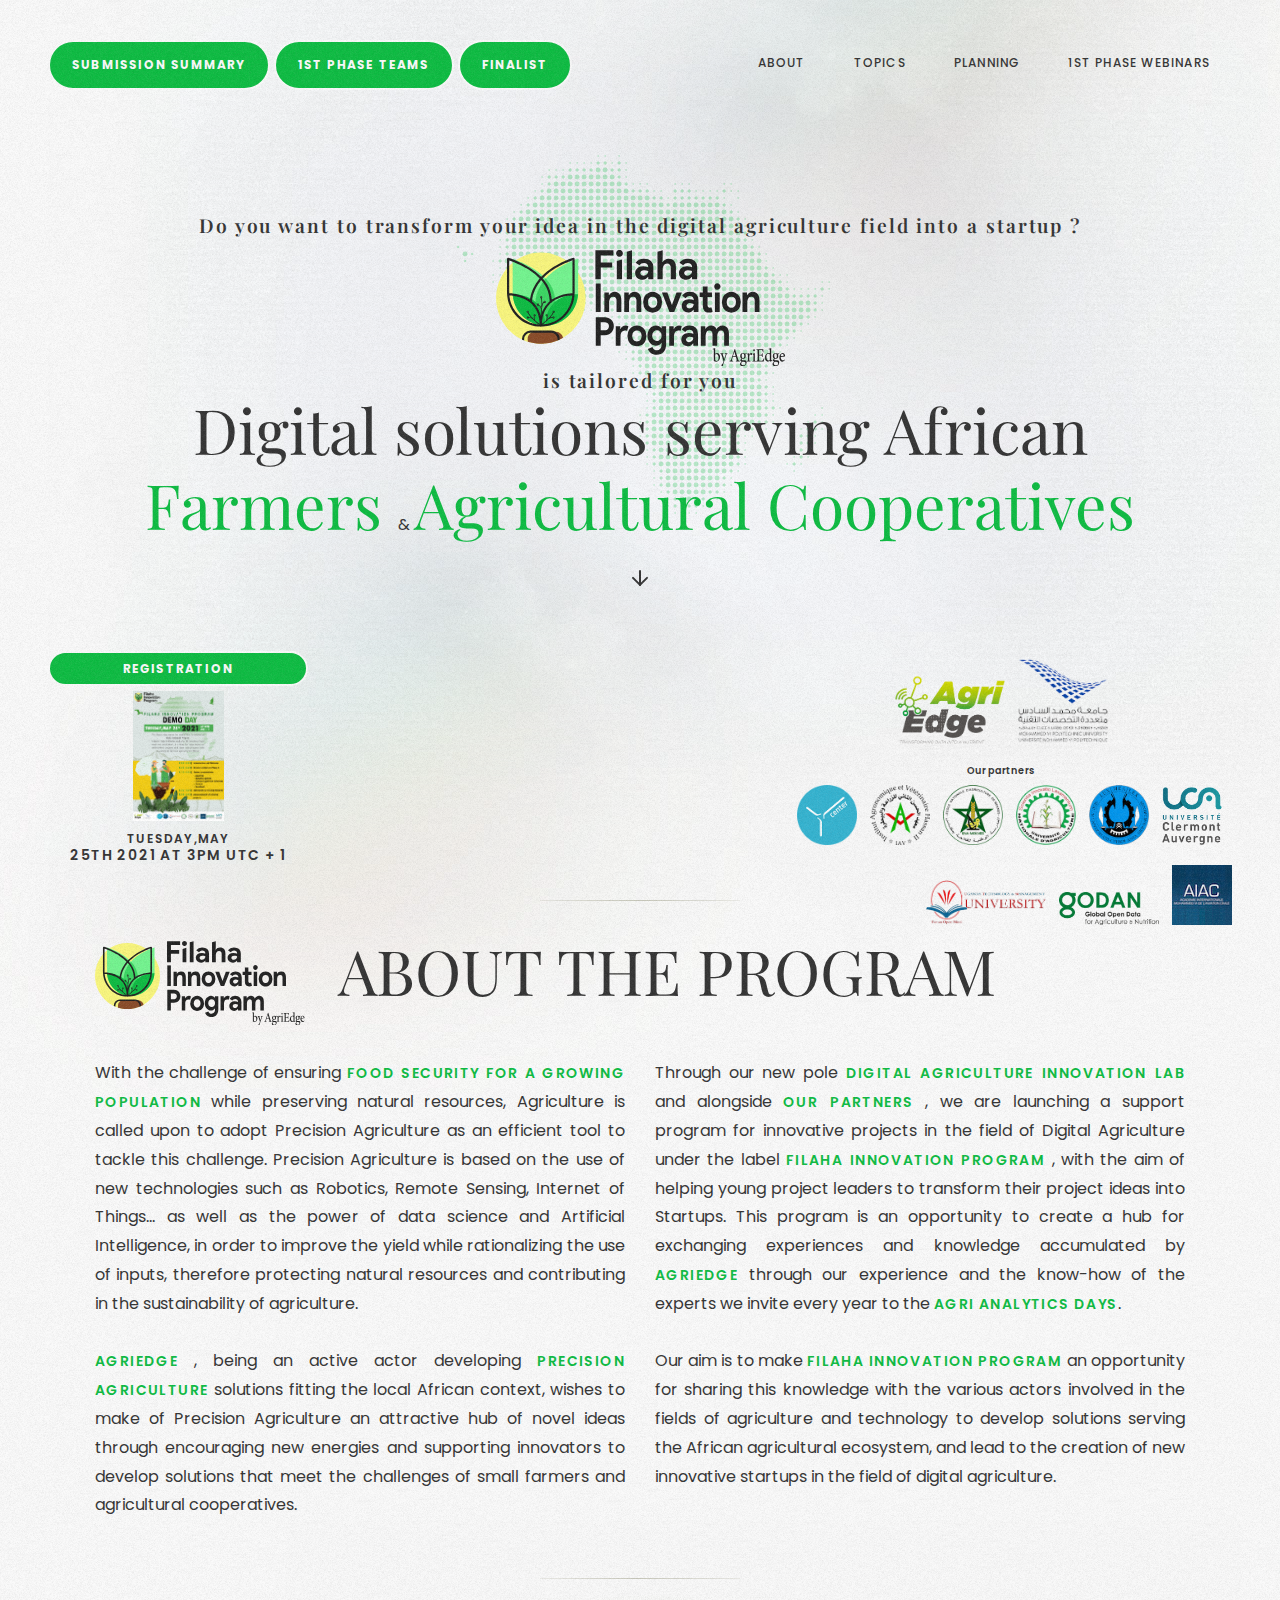
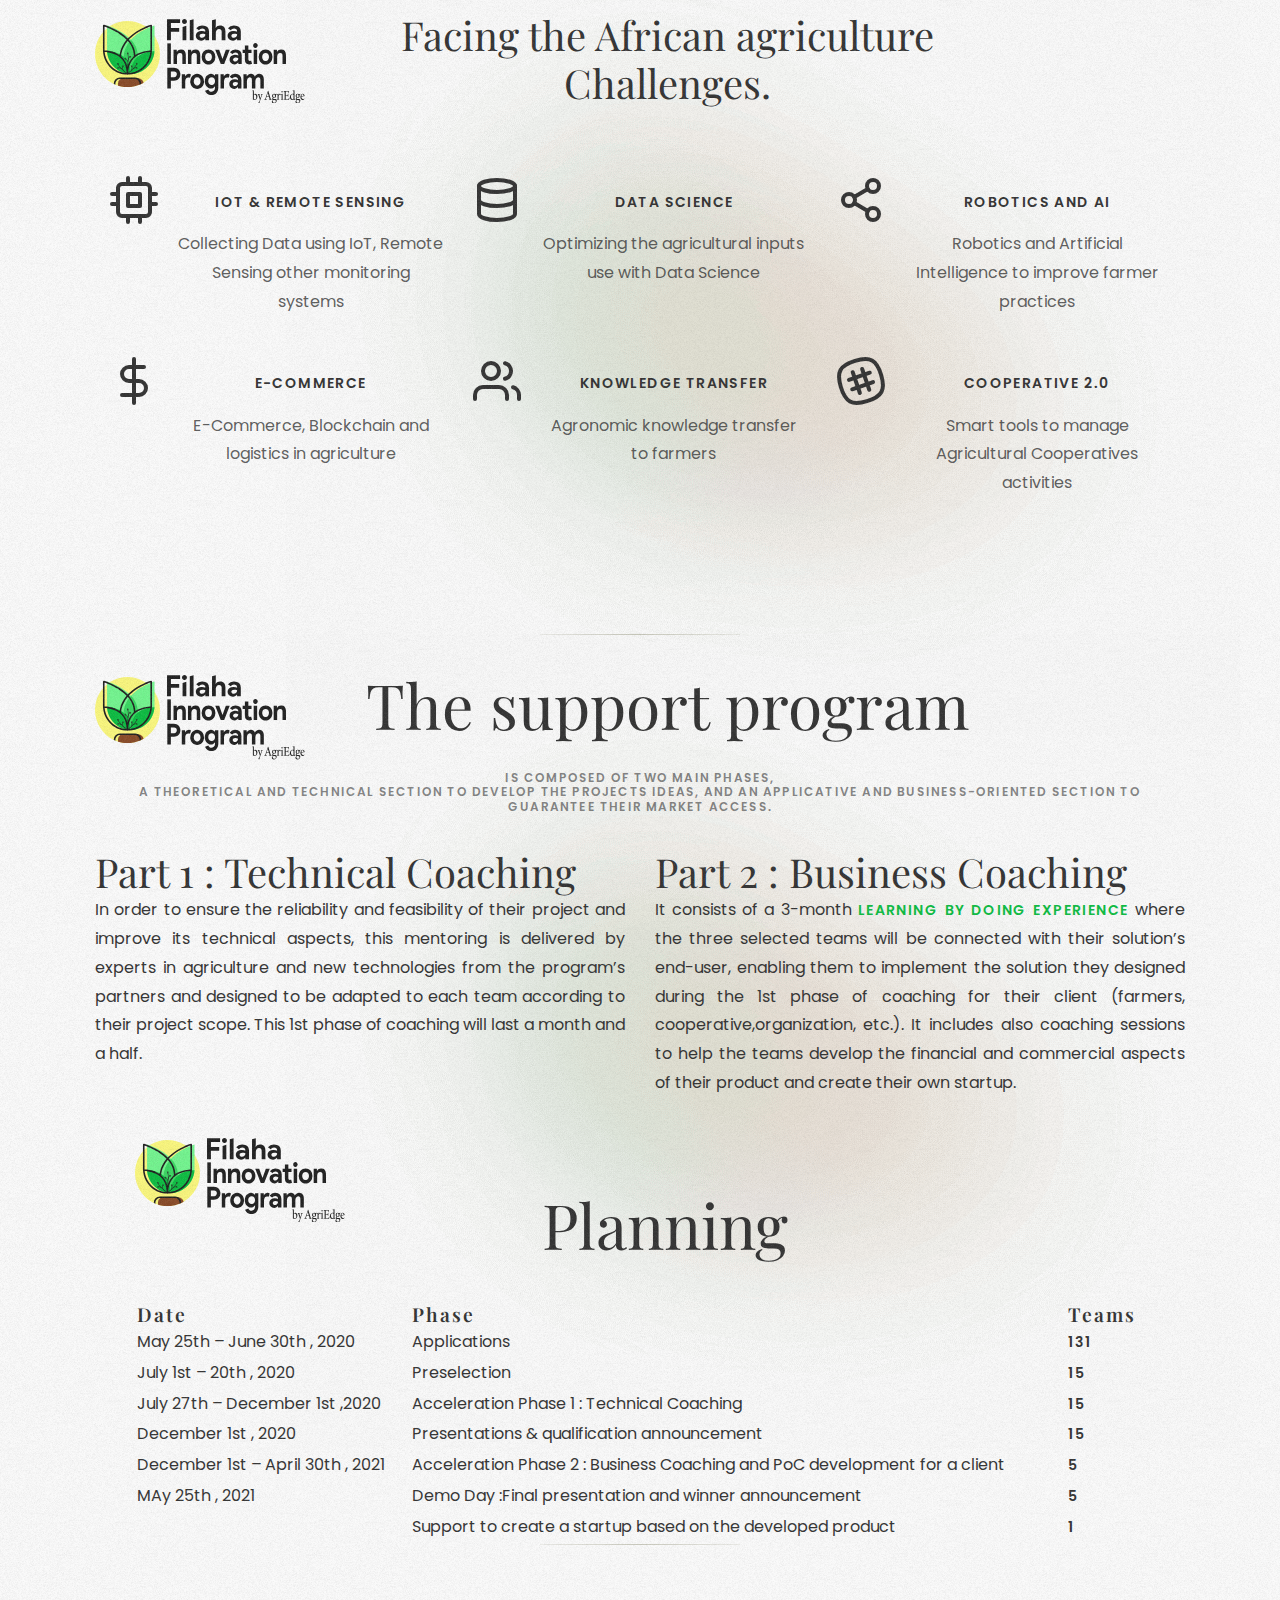
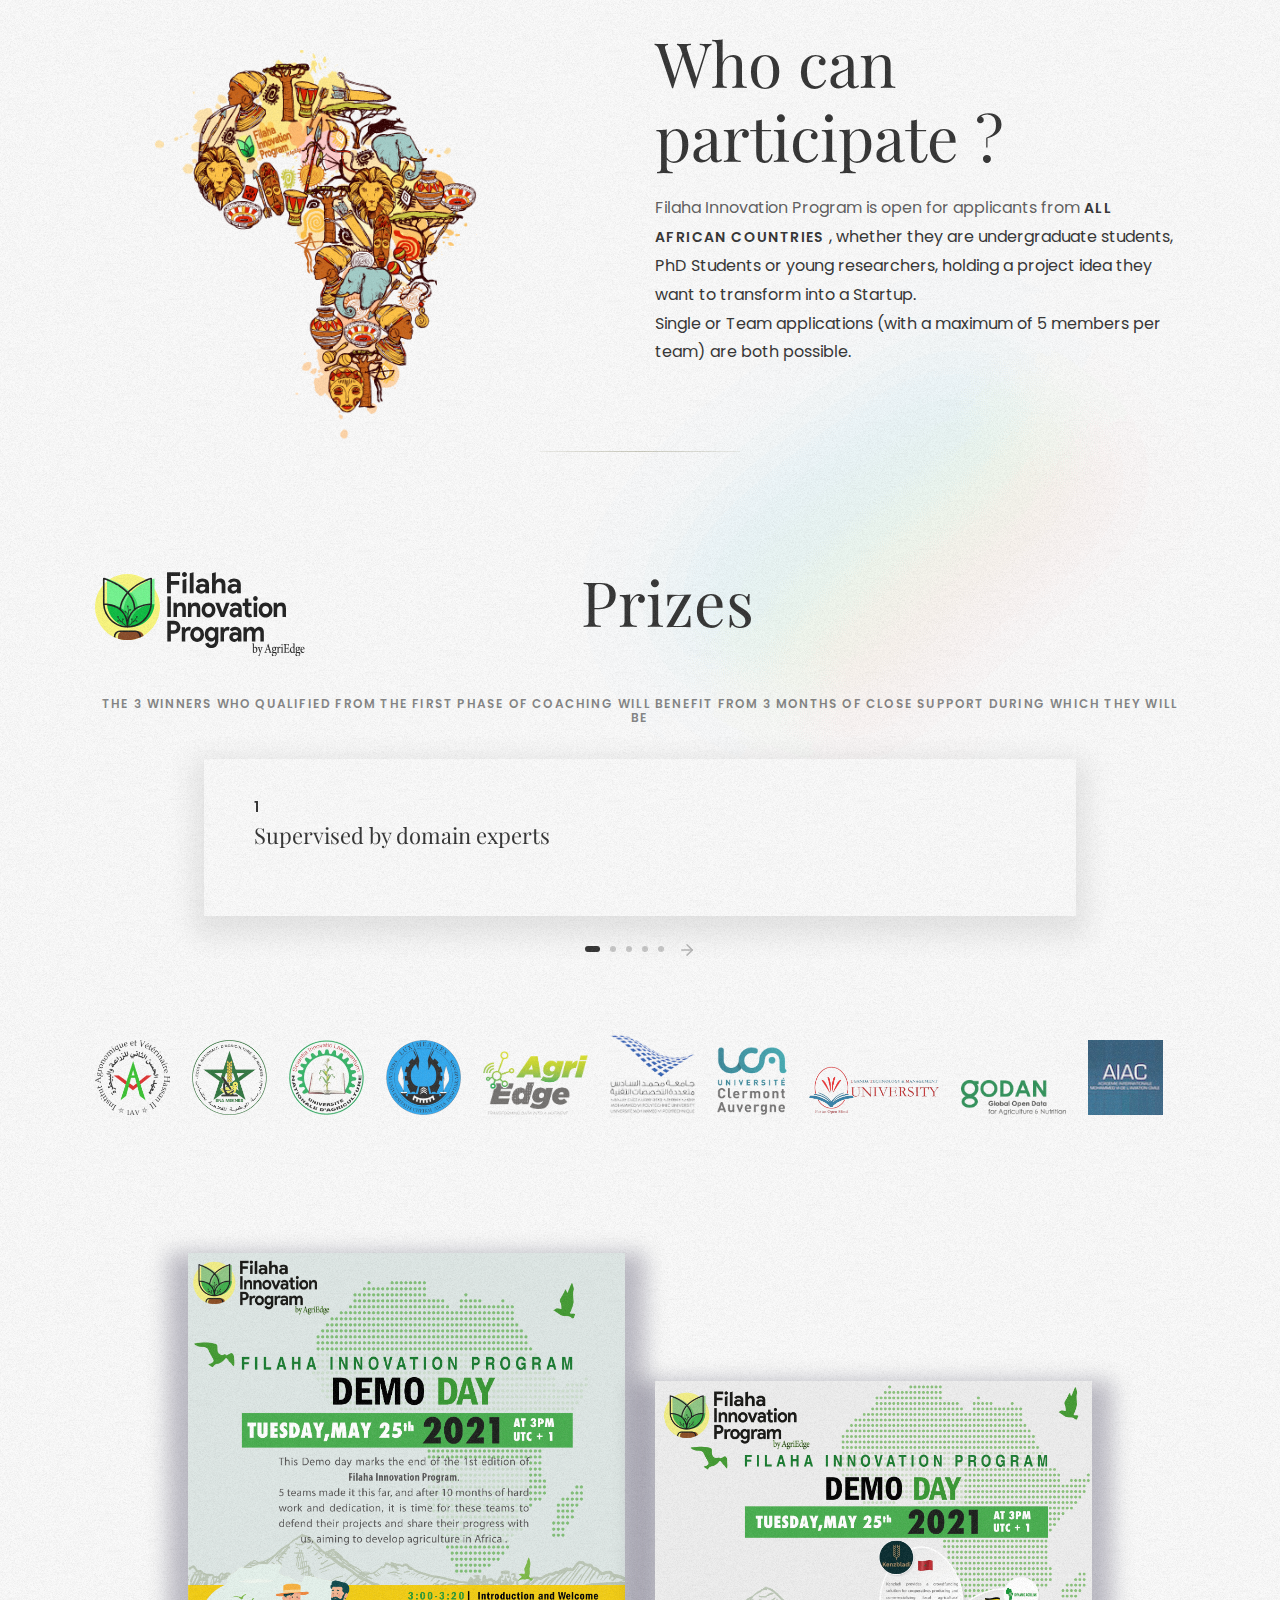
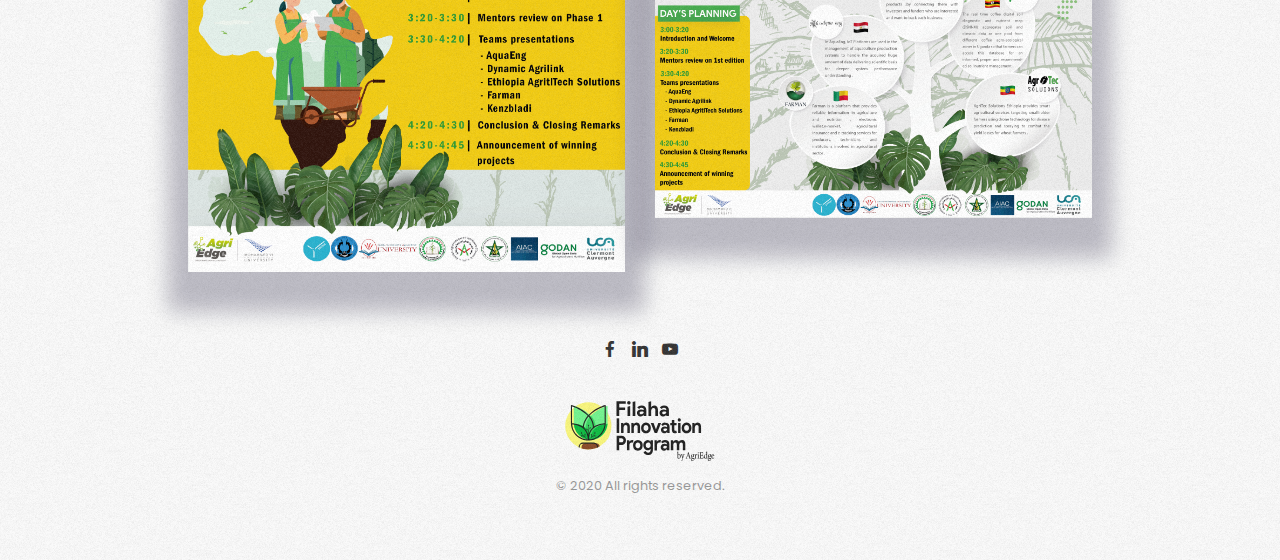
<file: index.html>
<!DOCTYPE html>
<html class="basic" lang="en">

<head>
    <meta charset="utf-8">
    <meta http-equiv="x-ua-compatible" content="ie=edge">

    <title>Filaha Innov</title>

    <!-- Behavioral Meta Data -->

    <meta name="viewport" content="width=device-width, initial-scale=1, shrink-to-fit=no">

    <!-- Core Meta Data -->
    <meta name="author" content="AgriEdge">
    <meta name="description" content="FILAHA INNOVATION PROGRAM by AgriEdge">
    <meta name="keywords" content="Digital solutions serving farmers and agricultural cooperatives for a Sustainable agriculture">

    <!-- Favicon -->
    <link rel="apple-touch-icon" sizes="180x180" href="assets/images/favicons/apple-touch-icon.png">
    <link rel="icon" type="image/png" href="assets/images/favicons/favicon-32x32.png" sizes="32x32">
    <link rel="icon" type="image/png" href="assets/images/favicons/favicon-16x16.png" sizes="16x16">
    <link rel="manifest" href="assets/images/favicons/manifest.json">
    <link rel="mask-icon" href="assets/images/favicons/safari-pinned-tab.svg" color="#21252b">
    <meta name="theme-color" content="#00C66B">


    <!-- CSS only -->
    <link href="https://cdn.jsdelivr.net/npm/bootstrap@5.0.0/dist/css/bootstrap.min.css" rel="stylesheet" integrity="sha384-wEmeIV1mKuiNpC+IOBjI7aAzPcEZeedi5yW5f2yOq55WWLwNGmvvx4Um1vskeMj0" crossorigin="anonymous">



    <!-- Facebook -->
    <meta property="fb:app_id" content="">
    <meta property="og:type" content="Filaha Innov" />
    <meta property="og:meta_name" content="AgriEdge" />
    <meta property="og:title" content="FILAHA INNOVATION PROGRAM by AgriEdge" />
    <meta property="og:description" content="Digital solutions serving farmers and agricultural cooperatives for a Sustainable agriculture" />
    <meta property="og:image" content="assets/images/basic/gallery/fillaha.png" />

    <!-- Twitter -->
    <meta name="twitter:card" content="summary_large_image">
    <meta name="twitter:title" content="FILAHA INNOVATION PROGRAM by AgriEdge" />
    <meta name="twitter:description" content="Digital solutions serving farmers and agricultural cooperatives for a Sustainable agriculture" />
    <meta name="twitter:image:src" content="assets/images/basic/gallery/fillaha.png" />
    <meta name="twitter:site" content="@AgriEdge">
    <meta name="twitter:creator" content="@AgriEdge">
    <!-- Other social networks -->
    <link rel="image_src" href="assets/images/basic/gallery/fillaha.png" />
    <!-- Fonts -->
    <link href="https://fonts.googleapis.com/css?family=Playfair+Display" rel="stylesheet">
    <link href="https://fonts.googleapis.com/css?family=Poppins:400,600" rel="stylesheet">
    <link href="assets/stylesheets/basic.css" rel="stylesheet" />
</head>

<body>
    <!-- Main Content -->
    <main>
        <!-- Hero -->
        <section id="hero" class="hero">

            <div class="hero-content">

                <div class="hero-header">
                    <div class="-logo">
                        <a href="summary.html" class="button button--hollow--inverted">Submission Summary
                        </a>
                        <a href="startup.html" class="button button--hollow--inverted">1st phase Teams
                        </a>
                        <a href="finalist.html" class="button button--hollow--inverted">Finalist
                        </a>

                    </div>
                    <div class="-cta js--localscroll">
                        <a href="#section4" class="button button--inverted"> About </a>
                        <a href="#section1" class="button button--inverted">Topics</a>
                        <a href="#Planning" class="button button--inverted">Planning </a>
                        <a href="webinar.html" class="button button--inverted"> 1st Phase Webinars </a>
                    </div>
                </div>

                <div class="hero-banner">
                    <div>


                        <h4> Do you want to transform your idea in the digital agriculture field into a startup ? </h4>





                        <div class="-logo_wast">

                            <div class="row g-0 d-flex justify-content-center" style="margin-left: 1px !important">



                                <div class="  col-md-10 " style="   ">
                                    <a href="#">

                                        <svg xmlns="http://www.w3.org/2000/svg" viewBox="0 0 437 175.95">
                                            <defs>
                                                <style>
                                                    .cls-1 {
                                                        fill: #f9f67d;
                                                    }

                                                    .cls-2 {
                                                        fill: #894b28;
                                                    }

                                                    .cls-3 {
                                                        fill: #212121;
                                                    }

                                                    .cls-4 {
                                                        opacity: 0.2;
                                                    }

                                                    .cls-5 {
                                                        fill: #0dbc42;
                                                    }

                                                    .cls-6 {
                                                        fill: #73f48f;
                                                    }

                                                    .cls-7 {
                                                        fill: #3ad662;
                                                    }

                                                    .cls-8 {
                                                        fill: #231f20;
                                                    }
                                                </style>
                                            </defs>
                                            <title>Asset 3</title>
                                            <g id="Layer_2" data-name="Layer 2">
                                                <g id="Layer_1-2" data-name="Layer 1">
                                                    <path class="cls-1"
                                                        d="M135.46,73a69.16,69.16,0,0,1-34.13,59.91c-1.66,1-3.35,1.86-5.09,2.69a4.81,4.81,0,0,1-.51.25c-.4.19-.8.37-1.21.54s-.61.26-.91.39l-.91.38c-.52.21-1,.42-1.57.62a66.84,66.84,0,0,1-16.47,3.87c-1.14.11-2.29.2-3.44.25a.07.07,0,0,1-.09,0h0c-1.11.07-2.23.1-3.36.1a69.15,69.15,0,0,1-6.93-.35A67.08,67.08,0,0,1,48.12,139c-1.28-.39-2.55-.83-3.79-1.29-.52-.2-1-.4-1.57-.62l-.92-.38-.9-.38c-.41-.18-.83-.36-1.22-.56-.17-.08-.35-.16-.51-.25A69.73,69.73,0,0,1,16.59,27.69c.54-.63,1.09-1.25,1.66-1.87l1.65-1.74c.8-.81,1.62-1.61,2.48-2.38.62-.56,1.24-1.13,1.89-1.67.29-.26.58-.49.87-.73s.81-.66,1.22-1c.1-.08.21-.15.3-.23.42-.34.83-.65,1.26-1h0l.84-.62c.27-.2.54-.38.8-.55s.54-.39.82-.56l0,0c.56-.39,1.14-.76,1.72-1.12a66.76,66.76,0,0,1,71.09-.06c.58.37,1.15.75,1.71,1.13.29.18.57.37.86.59s.53.35.79.54l.86.63c.32.23.63.47.94.71s.4.31.6.49h0c.29.22.58.45.86.69s.57.44.85.68h0c1.67,1.41,3.28,2.9,4.81,4.44l1.67,1.75c.56.62,1.11,1.24,1.65,1.87a73.84,73.84,0,0,1,5.22,7A69.68,69.68,0,0,1,135.46,73Z" />
                                                    <path class="cls-2"
                                                        d="M101.33,132.86c-1.66,1-3.35,1.86-5.09,2.69a4.81,4.81,0,0,1-.51.25c-.4.19-.8.37-1.21.54s-.61.26-.91.39l-.91.38c-.52.21-1,.42-1.57.62a66.84,66.84,0,0,1-16.47,3.87c-1.14.11-2.29.2-3.44.25a.07.07,0,0,1-.09,0h0c-1.11.07-2.23.1-3.36.1a69.15,69.15,0,0,1-6.93-.35A67.08,67.08,0,0,1,48.12,139c-.18-1.81-.38-3.85-.38-4.13a11.22,11.22,0,0,1,5.18-9.5,10.74,10.74,0,0,1,5.8-1.69H90.51A10.85,10.85,0,0,1,98.28,127,11.38,11.38,0,0,1,101.33,132.86Z" />
                                                    <path class="cls-3"
                                                        d="M89.86,123.7A12.47,12.47,0,0,0,83.62,122H51.83a12.78,12.78,0,0,0-12.65,12.87,4.57,4.57,0,0,0,0,.65c.16.09.34.17.51.25.39.2.81.38,1.22.56l.9.38.92.38a9.11,9.11,0,0,1-.26-2.22,9.43,9.43,0,0,1,9.33-9.5H83.62a9.43,9.43,0,0,1,9.34,9.5,9.11,9.11,0,0,1-.26,2.22l.91-.38c.3-.13.61-.25.91-.39s.81-.35,1.21-.54a4.81,4.81,0,0,0,.51-.25,4.72,4.72,0,0,0,0-.66A12.91,12.91,0,0,0,89.86,123.7Z" />
                                                    <g class="cls-4">
                                                        <path class="cls-5"
                                                            d="M115.33,68.82a1.25,1.25,0,0,1,0,.19,1.09,1.09,0,0,0,0-.19Z" />
                                                    </g>
                                                    <path class="cls-6"
                                                        d="M124.1,13.59V64c0,1,0,2.07-.09,3.09-1.5,25.34-21.38,45.6-46.23,47.21h-.17c-1,.07-2,.1-3,.1s-2,0-3-.1h-.17C45.6,112.62,25.14,90.75,25.14,64V13.59s31,9.19,50,29.59C94.28,21.88,124.1,13.59,124.1,13.59Z" />
                                                    <path class="cls-7"
                                                        d="M78.88,110.14a51.11,51.11,0,0,0-3.73-67S42.5,76.37,71.81,110.76C72.84,112,77.73,111.61,78.88,110.14Z" />
                                                    <path class="cls-5"
                                                        d="M124,67.08c-1.5,25.34-21.38,45.6-46.23,47.21h-.17c-1,.07-2,.1-3,.1C74.62,67.17,121,67.17,121,67.17Z" />
                                                    <path class="cls-5"
                                                        d="M25.14,67.08c1.49,25.34,21.37,45.6,46.22,47.21h.17c1,.07,2,.1,3,.1,0-47.23-46.36-47.23-46.36-47.23Z" />
                                                    <path class="cls-3"
                                                        d="M118.21,12.25a1.64,1.64,0,0,0-1.44-.28,101.45,101.45,0,0,0-11,3.92c-.83.33-1.69.7-2.57,1.09C93.78,21.15,81,28.08,70.39,38.53c-.73.73-1.46,1.46-2.16,2.22A95.62,95.62,0,0,0,51.46,27.3,136.61,136.61,0,0,0,32.15,17c-.88-.4-1.75-.76-2.58-1.1-1.62-.67-3.11-1.26-4.43-1.75C21.44,12.8,19,12.07,18.71,12a1.66,1.66,0,0,0-1.46.28,1.69,1.69,0,0,0-.66,1.35V64c0,.88,0,1.76.06,2.65C17.94,92.38,37.72,113.48,63,115.87l1.2.1h.41c1,.07,2,.11,3,.11h.1c1,0,2.1,0,3-.1h.17l.29,0a50.36,50.36,0,0,0,12.26-2.4h0a52,52,0,0,0,35.32-46.29v-.2c.06-1,.1-2,.1-3.08V13.6A1.71,1.71,0,0,0,118.21,12.25ZM66.37,48l.52-.67c.26-.35.52-.66.76-.94a3.45,3.45,0,0,1,.23-.28l.42-.49c.6.67,1.19,1.34,1.76,2.05.23.28.45.57.69.87.63.81,1.24,1.64,1.8,2.48a8,8,0,0,1,.57.86c.26.38.51.76.74,1.15s.55.9.8,1.36.51.9.75,1.36.55,1,.8,1.58.4.84.59,1.26c.26.57.51,1.16.74,1.75.15.37.29.73.43,1.1s.21.56.3.84.28.79.4,1.18.17.52.25.79c.21.64.39,1.27.55,1.92.11.36.19.72.28,1.09s.12.52.18.78a1.49,1.49,0,0,0,0,.18c.12.5.2,1,.3,1.52s.22,1.19.3,1.79a3.58,3.58,0,0,1,.06.37c.08.53.15,1.06.19,1.6,0,.12,0,.25,0,.38A16.65,16.65,0,0,1,81,75.7c.06.68.09,1.34.09,2-.53.46-1,.93-1.56,1.42a40.17,40.17,0,0,0-9.3,13.34h0a43.61,43.61,0,0,0-2.56,7.64c-.07-.33-.16-.65-.24-1v0a42.72,42.72,0,0,0-7.7-15.72h0a38.84,38.84,0,0,0-3.88-4.26h0c-.14-.13-.28-.27-.43-.39-.33-.31-.67-.62-1-.92,0-.67.1-1.36.18-2,0-.26.06-.54.1-.82,0-.47.11-.93.19-1.39s.1-.68.16-1c.09-.48.18-1,.29-1.44.27-1.32.61-2.65,1-4,.11-.37.22-.73.35-1.1s.29-.87.44-1.3c.25-.71.51-1.38.79-2.05.16-.47.35-.9.55-1.35a59,59,0,0,1,4.45-8.41c.08-.11.15-.23.22-.34l.2-.33a1.81,1.81,0,0,1,.18-.27l.61-.9a4,4,0,0,0,.22-.34c.5-.73,1-1.41,1.46-2l.54-.7S66.37,48,66.37,48ZM19.9,64V15.9c.18.06.36.13.54.18l.48.17.12,0,1.06.38.28.1,2.76,1.05.13.06,1.09.43c.4.16.8.31,1.21.5s.86.35,1.29.53c2.6,1.09,5.54,2.41,8.65,4,.91.45,1.82.91,2.74,1.41.42.21.83.43,1.24.66q1.84,1,3.75,2.1l.68.39c1.43.85,2.88,1.73,4.32,2.67a91.27,91.27,0,0,1,15.7,12.65l-.68.8-.13.17-1,1.22c-3.84,5-10.39,14.9-12.43,27.31,0,.18,0,.36-.08.54-.13.73-.21,1.46-.29,2.21a3.37,3.37,0,0,0-.44-.33,46.83,46.83,0,0,0-5.42-3.28A54.61,54.61,0,0,0,36,68h-.06a61,61,0,0,0-10.75-2.22c-1-.11-1.82-.18-2.45-.23l-.48,0c-.54,0-.86,0-.88,0l-1.42,0C19.91,65,19.9,64.49,19.9,64Zm39.49,48-.49-.1-1.13-.22c-.35-.07-.69-.16-1-.24a1.41,1.41,0,0,1-.22-.06l-.62-.15c-.47-.11-.92-.24-1.37-.38s-.64-.18-.94-.28c-.46-.14-.91-.3-1.37-.45s-.75-.27-1.14-.42a.12.12,0,0,1-.08,0l-1.05-.43A48.77,48.77,0,0,1,20.13,68.82l1.16.05s.72,0,1.92.1c.59,0,1.29.11,2.09.19a.2.2,0,0,0,.1,0,55.33,55.33,0,0,1,18.33,5.41,43.53,43.53,0,0,1,7.4,4.74c.55.43,1.08.88,1.59,1.34s1.13,1,1.66,1.58c.3.29.58.59.85.89A36.48,36.48,0,0,1,61.3,92s0,0,0,0a40.66,40.66,0,0,1,2.63,6.85s0,0,0,0a50.78,50.78,0,0,1,1.84,10.33c0,.21,0,.41,0,.62,0,.49.07,1,.1,1.49s0,.91,0,1.37h-.29c-.31,0-.6,0-.91-.05a.18.18,0,0,0-.1,0h-.1l-.37,0c-.48,0-1-.08-1.43-.14a16.92,16.92,0,0,1-1.76-.21c-.49,0-1-.14-1.44-.22h0a.5.5,0,0,0-.13,0Zm54.74-43.11,1.18-.05v.1c0,.23,0,.44-.06.66s0,.37-.07.56c-.05.34-.09.69-.14,1s-.1.69-.17,1-.15.9-.23,1.34c0,.15-.06.31-.1.46-.12.62-.26,1.24-.41,1.85s-.33,1.32-.52,2c-.06.21-.13.42-.2.62-.14.52-.3,1-.48,1.53s-.41,1.18-.63,1.75-.38.94-.58,1.41a5.16,5.16,0,0,1-.21.49c-.21.52-.44,1-.69,1.53a2.46,2.46,0,0,1-.19.4c-.21.44-.43.88-.66,1.3a7.17,7.17,0,0,1-.35.67c-.29.53-.58,1-.89,1.56a.09.09,0,0,1-.06.08q-.37.66-.78,1.29c-.21.34-.43.68-.66,1a1.7,1.7,0,0,1-.27.39c-.27.43-.56.83-.86,1.24-.17.24-.34.46-.53.69s-.49.67-.78,1-.69.85-1.07,1.28-.67.78-1,1.18a6.17,6.17,0,0,1-.5.53c-.29.31-.59.63-.89.93s-.45.44-.68.67l-.81.76a5.8,5.8,0,0,1-.58.52c-.37.35-.75.67-1.13,1-.18.15-.36.31-.54.45s-.58.46-.87.67-.73.58-1.1.84c-.14.12-.3.23-.45.34-.39.28-.78.55-1.18.8-.22.16-.45.31-.68.45-.42.28-.83.55-1.26.79l-.48.28c-.32.19-.65.38-1,.55a10.11,10.11,0,0,1-1,.56c-.51.26-1,.53-1.54.77s-1.27.6-1.92.87c0,0,0,0-.08,0-.63.26-1.27.52-1.92.76l0,0c-.62.24-1.26.45-1.89.65a.86.86,0,0,1-.21.07c-.51.15-1,.31-1.54.45-.21.07-.43.13-.65.18-.64.17-1.29.32-1.94.46s-1.43.3-2.15.43c-.33,0-.66.11-1,.15H74.5c-.22,0-.46.07-.68.1a3.31,3.31,0,0,1-.55.07c-.52.07-1,.12-1.58.16a2.45,2.45,0,0,1-.46,0,0,0,0,0,1,0,0h0a1.78,1.78,0,0,1-.39,0,.22.22,0,0,0-.11,0H70.6l-.8,0h-.4l0-1.35c0-.59.07-1.18.11-1.75,0-.07,0-.13,0-.18,0-.44.07-.85.13-1.27h0c0-.23,0-.44,0-.65.07-.64.15-1.29.25-1.92.23-1.64.54-3.23.91-4.76.07-.34.17-.66.25-1,.12-.49.26-1,.4-1.43s.29-.9.44-1.37h0a39.41,39.41,0,0,1,4.6-9.39c.29-.44.59-.86.9-1.28.45-.6.92-1.21,1.42-1.8a9.3,9.3,0,0,1,.66-.77c.45-.52.93-1,1.42-1.51s1.13-1.1,1.72-1.63,1.13-1,1.71-1.43l.83-.64c.27-.21.55-.4.82-.6.47-.34,1-.66,1.45-1,.26-.17.52-.34.78-.49s.65-.41,1-.59l.26-.16c.65-.38,1.33-.74,2-1.09a54.33,54.33,0,0,1,14.21-4.8h0A50,50,0,0,1,114.13,68.87ZM115.55,64c0,.49,0,1,0,1.46l-1.45,0a59.2,59.2,0,0,0-24.86,6.68,47.38,47.38,0,0,0-4.9,3A52.48,52.48,0,0,0,72.83,45.77c-.18-.24-.36-.46-.55-.68-.55-.66-1.12-1.31-1.71-2,.7-.75,1.43-1.48,2.16-2.2l.11-.1,1-1,1.29-1.2c.69-.62,1.39-1.23,2.11-1.83a97.57,97.57,0,0,1,10-7.36l1.9-1.2c.8-.49,1.58-1,2.37-1.43l.06-.05c.77-.45,1.53-.88,2.28-1.3s1.63-.9,2.41-1.31l1.18-.62c2.3-1.19,4.5-2.24,6.56-3.15l2-.89c1.07-.46,2.09-.88,3-1.26h0a3.19,3.19,0,0,1,.35-.14l1.87-.72c1.76-.67,3.23-1.18,4.31-1.53Z" />
                                                    <path class="cls-6" d="M68.24,43.18l0,0,0,0,0,0Z" />
                                                    <path class="cls-8"
                                                        d="M69.21,113.21a.51.51,0,0,1-.43-.23.54.54,0,0,1,.14-.74c.12-.08,12.42-8.59,17.33-17.91a.51.51,0,0,1,.7-.22.53.53,0,0,1,.21.71c-5,9.56-17.15,18-17.66,18.3A.52.52,0,0,1,69.21,113.21Z" />
                                                    <path class="cls-8"
                                                        d="M87.18,95.18a1.67,1.67,0,1,1,1.64-1.67A1.66,1.66,0,0,1,87.18,95.18Zm0-2.29a.61.61,0,0,0-.6.62.6.6,0,0,0,.6.61.61.61,0,0,0,.61-.61A.62.62,0,0,0,87.18,92.89Z" />
                                                    <path class="cls-8"
                                                        d="M76.61,100.43a1.67,1.67,0,1,1,1.64-1.67A1.66,1.66,0,0,1,76.61,100.43Zm0-2.29a.62.62,0,0,0,0,1.24.62.62,0,0,0,0-1.24Z" />
                                                    <path class="cls-8"
                                                        d="M86.91,104a1.67,1.67,0,1,1,1.64-1.67A1.66,1.66,0,0,1,86.91,104Zm0-2.28a.61.61,0,0,0-.61.61.61.61,0,1,0,1.21,0A.6.6,0,0,0,86.91,101.76Z" />
                                                    <path class="cls-8"
                                                        d="M76.44,107.41a.79.79,0,0,1-.2,0,.53.53,0,0,1-.28-.69s1.55-3.88.58-6.6a.54.54,0,0,1,.31-.67.52.52,0,0,1,.67.31c1.1,3.11-.53,7.19-.6,7.36A.53.53,0,0,1,76.44,107.41Z" />
                                                    <path class="cls-8"
                                                        d="M79.83,104.15a.5.5,0,0,1-.4-.19.53.53,0,0,1,.07-.74,9.23,9.23,0,0,1,6.43-1.91.53.53,0,0,1,.47.57.53.5–3,0,0,1-.57.48A8.32,8.32,0,0,0,80.16,104,.48.48,0,0,1,79.83,104.15Z" />
                                                    <path class="cls-8"
                                                        d="M67.68,100.64h-.1a.52.52,0,0,1-.41-.61c0-.16,3-16.74.87-27.13a.52.52,0,0,1,.4-.62.51.51,0,0,1,.61.41c2.14,10.59-.84,27.36-.87,27.53A.5.5,0,0,1,67.68,100.64Z" />
                                                    <path class="cls-8"
                                                        d="M68.24,73.32h-.15a1.62,1.62,0,0,1-1.11-.6A1.66,1.66,0,0,1,68.38,70a1.61,1.61,0,0,1,1.11.59,1.7,1.7,0,0,1-.2,2.36A1.63,1.63,0,0,1,68.24,73.32Zm0-2.28a.6.6,0,0,0-.39.14.62.62,0,0,0,.33,1.09.63.63,0,0,0,.44-.14.62.62,0,0,0,.08-.87.56.56,0,0,0-.41-.22Z" />
                                                    <path class="cls-8"
                                                        d="M63.43,84.26h-.15a1.61,1.61,0,0,1-1.11-.59,1.7,1.7,0,0,1-.38-1.22,1.68,1.68,0,0,1,.59-1.14,1.61,1.61,0,0,1,1.19-.38,1.59,1.59,0,0,1,1.11.6,1.67,1.67,0,0,1,.38,1.22,1.71,1.71,0,0,1-.58,1.13A1.64,1.64,0,0,1,63.43,84.26Zm0-2.29a.62.62,0,0,0-.38.14A.62.62,0,0,0,63,83a.56.56,0,0,0,.41.22.59.59,0,0,0,.44-.14.62.62,0,0,0,.22-.42.67.67,0,0,0-.14-.45A.62.62,0,0,0,63.42,82Z" />
                                                    <path class="cls-8"
                                                        d="M73.61,80.31h-.15a1.61,1.61,0,0,1-1.11-.59A1.69,1.69,0,0,1,72,78.49a1.67,1.67,0,0,1,.58-1.13,1.57,1.57,0,0,1,1.2-.38,1.61,1.61,0,0,1,1.11.59,1.68,1.68,0,0,1-.21,2.35A1.6,1.6,0,0,1,73.61,80.31Zm0-2.29a.59.59,0,0,0-.38.14.62.62,0,0,0-.08.87.56.56,0,0,0,.41.22.55.55,0,0,0,.44-.14.63.63,0,0,0,.08-.87.59.59,0,0,0-.41-.21Z" />
                                                    <path class="cls-8"
                                                        d="M69,90a.52.52,0,0,1-.48-.33c0-.05-1.84-4.54-4.31-6a.54.54,0,0,1-.19-.73.52.52,0,0,1,.71-.19c2.78,1.65,4.67,6.32,4.75,6.52a.54.54,0,0,1-.29.69A.65.65,0,0,1,69,90Z" />
                                                    <path class="cls-8"
                                                        d="M69.22,86.46h0a.53.53,0,0,1-.49-.56c0-.22.39-5.29,3.48-7.44a.52.52,0,0,1,.72.14.54.54,0,0,1-.13.73c-2.69,1.86-3,6.59-3,6.64A.52.52,0,0,1,69.22,86.46Z" />
                                                    <path class="cls-8"
                                                        d="M65.78,113.21a.5.5,0,0,1-.29-.09c-.52-.35-12.64-8.74-17.67-18.3a.54.54,0,0,1,.21-.71.51.51,0,0,1,.7.22c4.92,9.33,17.21,17.83,17.33,17.91a.54.54,0,0,1,.14.74A.51.51,0,0,1,65.78,113.21Z" />
                                                    <path class="cls-8"
                                                        d="M47.8,95.18a1.67,1.67,0,1,1,1.64-1.67A1.66,1.66,0,0,1,47.8,95.18Zm0-2.29a.61.61,0,0,0-.6.62.61.61,0,1,0,1.21,0A.61.61,0,0,0,47.8,92.89Z" />
                                                    <path class="cls-8"
                                                        d="M58.37,100.43A1.67,1.67,0,1,1,60,98.76,1.65,1.65,0,0,1,58.37,100.43Zm0-2.29a.62.62,0,1,0,.61.62A.61.61,0,0,0,58.37,98.14Z" />
                                                    <path class="cls-8"
                                                        d="M48.08,104a1.67,1.67,0,1,1,1.63-1.67A1.65,1.65,0,0,1,48.08,104Zm0-2.28a.61.61,0,0,0-.61.61.61.61,0,1,0,1.21,0A.6.6,0,0,0,48.08,101.76Z" />
                                                    <path class="cls-8"
                                                        d="M58.54,107.41a.52.52,0,0,1-.47-.33c-.07-.17-1.71-4.25-.6-7.36a.51.51,0,0,1,.66-.31.52.52,0,0,1,.31.67c-1,2.72.57,6.56.58,6.6a.53.53,0,0,1-.28.69A.65.65,0,0,1,58.54,107.41Z" />
                                                    <path class="cls-8"
                                                        d="M55.16,104.15a.47.47,0,0,1-.33-.12,8.36,8.36,0,0,0-5.68-1.67.53.53,0,0,1-.1-1,9.22,9.22,0,0,1,6.44,1.91.53.53,0,0,1,.07.74A.5.5,0,0,1,55.16,104.15Z" />
                                                    <path class="cls-3"
                                                        d="M150.23.49h27.24V8.31H158.33V18.93h17.22v7.82H158.33V44.21h-8.1Z" />
                                                    <path class="cls-3"
                                                        d="M190.13,1.5A4.93,4.93,0,0,0,186.52,0,5,5,0,0,0,183,1.5a5.37,5.37,0,0,0-1.07,1.62,5.07,5.07,0,0,0-.39,2,5.16,5.16,0,0,0,.39,2A5.33,5.33,0,0,0,183,8.76a5.19,5.19,0,0,0,1.62,1.11,5.22,5.22,0,0,0,2,.39,4.93,4.93,0,0,0,3.61-1.5,4.91,4.91,0,0,0,1.5-3.63A4.94,4.94,0,0,0,190.13,1.5Zm-7.5,15.09V44.21h7.86V14.31Z" />
                                                    <path class="cls-3" d="M197.69,2.79V44.21h7.85V.5Z" />
                                                    <path class="cls-3"
                                                        d="M230.08,41h-.48A13.44,13.44,0,0,1,226.27,44a9.34,9.34,0,0,1-5,1.22,12.18,12.18,0,0,1-4.29-.76,11.07,11.07,0,0,1-3.51-2.11,9.49,9.49,0,0,1-2.34-3.24,10.09,10.09,0,0,1-.84-4.15,9.46,9.46,0,0,1,.9-4.18,9.56,9.56,0,0,1,2.52-3.21,11.42,11.42,0,0,1,3.81-2,15.49,15.49,0,0,1,4.77-.71,20.61,20.61,0,0,1,4.74.46,22.69,22.69,0,0,1,3.06.95v-.92a4.92,4.92,0,0,0-1.86-3.94,7,7,0,0,0-4.62-1.55,8.58,8.58,0,0,0-6.9,3.48l-5.7-4a15.35,15.35,0,0,1,12.78-6q6.84,0,10.44,3.27t3.6,9.68v18h-7.74Zm0-9A16.33,16.33,0,0,0,227.23,31,12.49,12.49,0,0,0,224,30.6a6.67,6.67,0,0,0-4.35,1.25,3.83,3.83,0,0,0-1.53,3.08,3.47,3.47,0,0,0,1.47,2.93A5.53,5.53,0,0,0,223,39a7.15,7.15,0,0,0,5.13-2.11,6.72,6.72,0,0,0,1.44-2.19A6.84,6.84,0,0,0,230.08,32.06Z" />
                                                    <path class="cls-3"
                                                        d="M269.3,16.73c-1.83-2.28-4.64-3.41-8.44-3.41a10.48,10.48,0,0,0-5.31,1.37,9.88,9.88,0,0,0-3.63,3.51h-.48l.48-5.44V.5l-7.85,2.27V44.21h7.85V29.62a13.19,13.19,0,0,1,.45-3.45,9.07,9.07,0,0,1,1.33-2.84,6.62,6.62,0,0,1,2.12-1.93,5.81,5.81,0,0,1,2.89-.7,5.07,5.07,0,0,1,4,1.63,6.82,6.82,0,0,1,1.44,4.72V44.21H272V26.08Q272,20.16,269.3,16.73Z" />
                                                    <path class="cls-3"
                                                        d="M296.32,41h-.48A13.44,13.44,0,0,1,292.51,44a9.34,9.34,0,0,1-5,1.22,12.18,12.18,0,0,1-4.29-.76,11.07,11.07,0,0,1-3.51-2.11,9.49,9.49,0,0,1-2.34-3.24,10.09,10.09,0,0,1-.84-4.15,9.46,9.46,0,0,1,.9-4.18,9.56,9.56,0,0,1,2.52-3.21,11.42,11.42,0,0,1,3.81-2,15.49,15.49,0,0,1,4.77-.71,20.61,20.61,0,0,1,4.74.46,22.69,22.69,0,0,1,3.06.95v-.92a4.92,4.92,0,0,0-1.86-3.94,7,7,0,0,0-4.62-1.55,8.58,8.58,0,0,0-6.9,3.48l-5.7-4a15.35,15.35,0,0,1,12.78-6q6.84,0,10.44,3.27t3.6,9.68v18h-7.74Zm0-9A16.33,16.33,0,0,0,293.47,31a12.49,12.49,0,0,0-3.21-.39,6.67,6.67,0,0,0-4.35,1.25,3.83,3.83,0,0,0-1.53,3.08,3.47,3.47,0,0,0,1.47,2.93,5.53,5.53,0,0,0,3.39,1.1,7.15,7.15,0,0,0,5.13-2.11,6.72,6.72,0,0,0,1.44-2.19A6.84,6.84,0,0,0,296.32,32.06Z" />
                                                    <path class="cls-3" d="M150.78,50.81h7.43v43h-7.43Z" />
                                                    <path class="cls-3"
                                                        d="M170.54,68.21H171a9.49,9.49,0,0,1,3.41-3.51,9.31,9.31,0,0,1,4.9-1.29,10.4,10.4,0,0,1,4.45.9,8.26,8.26,0,0,1,3.17,2.55,11.72,11.72,0,0,1,1.87,4,19.48,19.48,0,0,1,.63,5.13V93.77H182.2V76.91a7.2,7.2,0,0,0-1.29-4.71,4.66,4.66,0,0,0-3.77-1.53,4.89,4.89,0,0,0-2.61.69,6.32,6.32,0,0,0-1.93,1.86A8.92,8.92,0,0,0,171.39,76a13.69,13.69,0,0,0-.41,3.39v14.4h-7.21V64.37h6.77Z" />
                                                    <path class="cls-3"
                                                        d="M200.64,68.21h.44a9.49,9.49,0,0,1,3.41-3.51,9.31,9.31,0,0,1,4.9-1.29,10.4,10.4,0,0,1,4.45.9A8.26,8.26,0,0,1,217,66.86a11.72,11.72,0,0,1,1.87,4,19.48,19.48,0,0,1,.63,5.13V93.77H212.3V76.91A7.2,7.2,0,0,0,211,72.2a4.66,4.66,0,0,0-3.77-1.53,4.89,4.89,0,0,0-2.61.69,6.21,6.21,0,0,0-1.93,1.86A8.69,8.69,0,0,0,201.49,76a13.23,13.23,0,0,0-.41,3.39v14.4h-7.21V64.37h6.77Z" />
                                                    <path class="cls-3"
                                                        d="M236.73,63.41a13.91,13.91,0,0,1,5.75,1.17A13.58,13.58,0,0,1,247,67.82a15.12,15.12,0,0,1,3,5,19.08,19.08,0,0,1,0,12.6,15.12,15.12,0,0,1-3,4.95,13.58,13.58,0,0,1-4.52,3.24,14.71,14.71,0,0,1-11.5,0,13.64,13.64,0,0,1-4.51-3.24,15,15,0,0,1-3-4.95,19.08,19.08,0,0,1,0-12.6,15,15,0,0,1,3-5A13.64,13.64,0,0,1,231,64.58,13.91,13.91,0,0,1,236.73,63.41Zm0,24.06a6.54,6.54,0,0,0,2.67-.57,6.83,6.83,0,0,0,2.29-1.65,7.83,7.83,0,0,0,1.56-2.64,11.09,11.09,0,0,0,0-7.08,7.83,7.83,0,0,0-1.56-2.64,6.83,6.83,0,0,0-2.29-1.65,6.54,6.54,0,0,0-2.67-.57,6.46,6.46,0,0,0-2.69.57,6.82,6.82,0,0,0-2.26,1.65,8,8,0,0,0-1.57,2.64,11.09,11.09,0,0,0,0,7.08,8,8,0,0,0,1.57,2.64A6.82,6.82,0,0,0,234,86.9,6.46,6.46,0,0,0,236.73,87.47Z" />
                                                    <path class="cls-3"
                                                        d="M250.76,64.37H259l6.72,18.72h.38l6.77-18.72H281l-11.61,29.4h-7.1Z" />
                                                    <path class="cls-3"
                                                        d="M298.86,90.65h-.44a12.72,12.72,0,0,1-3.06,2.88,8.07,8.07,0,0,1-4.59,1.2,10.35,10.35,0,0,1-3.94-.75,10,10,0,0,1-3.21-2.07,9.17,9.17,0,0,1-2.15-3.18,10.63,10.63,0,0,1-.77-4.08,9.89,9.89,0,0,1,.82-4.11,9.25,9.25,0,0,1,2.31-3.15,10.27,10.27,0,0,1,3.5-2,13.39,13.39,0,0,1,4.37-.69,17.49,17.49,0,0,1,4.35.45,20,20,0,0,1,2.81.93v-.9a5,5,0,0,0-1.71-3.87,6.11,6.11,0,0,0-4.23-1.53,7.69,7.69,0,0,0-6.33,3.42l-5.23-3.9a13.74,13.74,0,0,1,11.72-5.88q6.27,0,9.57,3.21T306,76.13V93.77h-7.1Zm0-8.82a14.34,14.34,0,0,0-2.62-1,10.56,10.56,0,0,0-2.94-.39,5.88,5.88,0,0,0-4,1.23,3.89,3.89,0,0,0-1.4,3,3.5,3.5,0,0,0,1.35,2.88,4.8,4.8,0,0,0,3.1,1.08A6.15,6.15,0,0,0,295,88a6.51,6.51,0,0,0,3.38-3.66A7.16,7.16,0,0,0,298.86,81.83Z" />
                                                    <path class="cls-3"
                                                        d="M312.61,71.09h-4.73V64.37h4.73v-9h7.21v9h6.6v6.72h-6.6V82.84a9.92,9.92,0,0,0,.19,2,3.22,3.22,0,0,0,.75,1.51,2.61,2.61,0,0,0,2.2,1,4.23,4.23,0,0,0,1.48-.21,4.47,4.47,0,0,0,1.05-.57l2,6.9a11.39,11.39,0,0,1-2.73,1,14.55,14.55,0,0,1-3.22.33,9.08,9.08,0,0,1-3.66-.7,7.69,7.69,0,0,1-2.72-1.93q-2.59-2.76-2.59-7.84Z" />
                                                    <path class="cls-3"
                                                        d="M334.51,60.41a4.28,4.28,0,0,1-1.79-.39,4.63,4.63,0,0,1-1.48-1.08,5.2,5.2,0,0,1-1-1.59,5.63,5.63,0,0,1,0-4,5.2,5.2,0,0,1,1-1.59,4.63,4.63,0,0,1,1.48-1.08,4.28,4.28,0,0,1,1.79-.39,4.34,4.34,0,0,1,3.3,1.47,5.31,5.31,0,0,1,0,7.14A4.34,4.34,0,0,1,334.51,60.41Zm-3.57,33.36V64.37h7.2v29.4Z" />
                                                    <path class="cls-3"
                                                        d="M355.75,63.41a13.91,13.91,0,0,1,5.75,1.17A13.54,13.54,0,0,1,366,67.82a15,15,0,0,1,3,5,19.08,19.08,0,0,1,0,12.6,15,15,0,0,1-3,4.95,13.54,13.54,0,0,1-4.51,3.24,14.71,14.71,0,0,1-11.5,0,13.54,13.54,0,0,1-4.51-3.24,14.79,14.79,0,0,1-3-4.95,19.08,19.08,0,0,1,0-12.6,14.79,14.79,0,0,1,3-5A13.54,13.54,0,0,1,350,64.58,13.91,13.91,0,0,1,355.75,63.41Zm0,24.06a6.54,6.54,0,0,0,2.67-.57,6.8,6.8,0,0,0,2.28-1.65,7.85,7.85,0,0,0,1.57-2.64,11.09,11.09,0,0,0,0-7.08,7.85,7.85,0,0,0-1.57-2.64,6.8,6.8,0,0,0-2.28-1.65,6.54,6.54,0,0,0-2.67-.57,6.46,6.46,0,0,0-2.69.57,6.82,6.82,0,0,0-2.26,1.65,8,8,0,0,0-1.57,2.64,11.09,11.09,0,0,0,0,7.08,8,8,0,0,0,1.57,2.64,6.82,6.82,0,0,0,2.26,1.65A6.46,6.46,0,0,0,355.75,87.47Z" />
                                                    <path class="cls-3"
                                                        d="M379.41,68.21h.44a9.57,9.57,0,0,1,3.41-3.51,9.36,9.36,0,0,1,4.9-1.29,10.45,10.45,0,0,1,4.46.9,8.23,8.23,0,0,1,3.16,2.55,11.53,11.53,0,0,1,1.87,4,19.06,19.06,0,0,1,.64,5.13V93.77h-7.21V76.91a7.2,7.2,0,0,0-1.29-4.71A4.67,4.67,0,0,0,386,70.67a4.93,4.93,0,0,0-2.62.69,6.29,6.29,0,0,0-1.92,1.86A8.47,8.47,0,0,0,380.27,76a13.23,13.23,0,0,0-.42,3.39v14.4h-7.21V64.37h6.77Z" />
                                                    <path class="cls-3"
                                                        d="M150.78,144.77v-43h13.87a13.94,13.94,0,0,1,5.26,1,12.8,12.8,0,0,1,4.26,2.79,13.17,13.17,0,0,1,2.86,4.29,14,14,0,0,1,1.05,5.49,14.15,14.15,0,0,1-1.05,5.55,13.17,13.17,0,0,1-2.86,4.29,12.8,12.8,0,0,1-4.26,2.79,13.94,13.94,0,0,1-5.26,1h-6.44v15.78Zm14-23.46a5.37,5.37,0,0,0,4.4-1.8,6.32,6.32,0,0,0,1.49-4.14,7,7,0,0,0-.36-2.22,5.12,5.12,0,0,0-1.1-1.89,5.35,5.35,0,0,0-1.84-1.29,6.47,6.47,0,0,0-2.59-.48h-6.55v11.82Z" />
                                                    <path class="cls-3"
                                                        d="M181,115.37h6.77v4.08h.44a7.61,7.61,0,0,1,1.32-2,9.92,9.92,0,0,1,1.85-1.57,9.75,9.75,0,0,1,2.2-1.07,6.93,6.93,0,0,1,2.34-.42,7.64,7.64,0,0,1,2.44.34,6.15,6.15,0,0,1,1.74.86l-1.93,7a6.52,6.52,0,0,0-1.46-.57,7.75,7.75,0,0,0-1.95-.21,5.78,5.78,0,0,0-2.7.64,6,6,0,0,0-2.06,1.78,8.5,8.5,0,0,0-1.32,2.68,11.54,11.54,0,0,0-.47,3.35v14.47H181Z" />
                                                    <path class="cls-3"
                                                        d="M213,114.41a13.91,13.91,0,0,1,5.75,1.17,13.54,13.54,0,0,1,4.51,3.24,14.79,14.79,0,0,1,3,5,18.92,18.92,0,0,1,0,12.6,14.79,14.79,0,0,1-3,4.95,13.54,13.54,0,0,1-4.51,3.24,14.71,14.71,0,0,1-11.5,0,13.54,13.54,0,0,1-4.51-3.24,15,15,0,0,1-3-4.95,19.08,19.08,0,0,1,0-12.6,15,15,0,0,1,3-5,13.54,13.54,0,0,1,4.51-3.24A13.91,13.91,0,0,1,213,114.41Zm0,24.06a6.57,6.57,0,0,0,2.67-.57,6.8,6.8,0,0,0,2.28-1.65,8,8,0,0,0,1.57-2.64,11.09,11.09,0,0,0,0-7.08,8,8,0,0,0-1.57-2.64,6.8,6.8,0,0,0-2.28-1.65,6.57,6.57,0,0,0-2.67-.57,6.51,6.51,0,0,0-2.7.57,6.89,6.89,0,0,0-2.25,1.65,7.85,7.85,0,0,0-1.57,2.64,11.09,11.09,0,0,0,0,7.08,7.85,7.85,0,0,0,1.57,2.64,6.89,6.89,0,0,0,2.25,1.65A6.51,6.51,0,0,0,213,138.47Z" />
                                                    <path class="cls-3"
                                                        d="M242.9,158.69a14.81,14.81,0,0,1-5.09-.81,14,14,0,0,1-3.88-2.1,13.43,13.43,0,0,1-2.75-2.85,11.28,11.28,0,0,1-1.6-3.12l6.88-3a7,7,0,0,0,2.53,3.63,6.46,6.46,0,0,0,3.91,1.29,6.6,6.6,0,0,0,5.39-2.41,10.2,10.2,0,0,0,2-6.65v-2h-.44a9,9,0,0,1-3.33,3,10.12,10.12,0,0,1-4.87,1.11,10.86,10.86,0,0,1-4.7-1.07,12.2,12.2,0,0,1-4.05-3.06,15.9,15.9,0,0,1-2.86-4.78,17,17,0,0,1-1.1-6.24,17.18,17.18,0,0,1,1.1-6.26,15.87,15.87,0,0,1,2.86-4.82,12.47,12.47,0,0,1,4.05-3.06,11,11,0,0,1,4.7-1.07,10.12,10.12,0,0,1,4.87,1.11,9,9,0,0,1,3.33,3h.44v-3.18h6.88v27.3a20,20,0,0,1-1,6.69,14.67,14.67,0,0,1-2.91,5,12.68,12.68,0,0,1-4.49,3.18A14.7,14.7,0,0,1,242.9,158.69Zm.27-21a6.78,6.78,0,0,0,2.62-.53,6.54,6.54,0,0,0,2.28-1.56,7.69,7.69,0,0,0,1.59-2.53,9,9,0,0,0,.61-3.45,9.25,9.25,0,0,0-.61-3.47,7.63,7.63,0,0,0-1.59-2.56,6.7,6.7,0,0,0-2.28-1.57,7,7,0,0,0-2.62-.53,6.58,6.58,0,0,0-4.84,2.12,8.42,8.42,0,0,0-1.6,2.57,10.19,10.19,0,0,0,0,6.89,7.88,7.88,0,0,0,1.6,2.53,6.7,6.7,0,0,0,4.84,2.09Z" />
                                                    <path class="cls-3"
                                                        d="M261.82,115.37h6.77v4.08H269a7.61,7.61,0,0,1,1.32-2,9.73,9.73,0,0,1,4-2.64,7,7,0,0,1,2.34-.42,7.71,7.71,0,0,1,2.45.34,6.22,6.22,0,0,1,1.73.86l-1.93,7a6.34,6.34,0,0,0-1.46-.57,7.75,7.75,0,0,0-1.95-.21,5.78,5.78,0,0,0-2.7.64,6,6,0,0,0-2.06,1.78A8.5,8.5,0,0,0,269.5,127a11.54,11.54,0,0,0-.47,3.35v14.47h-7.21Z" />
                                                    <path class="cls-3"
                                                        d="M298.25,141.65h-.44a12.49,12.49,0,0,1-3.05,2.88,8.1,8.1,0,0,1-4.6,1.2,10.34,10.34,0,0,1-3.93-.75,10.11,10.11,0,0,1-3.22-2.07,9.31,9.31,0,0,1-2.15-3.18,10.63,10.63,0,0,1-.77-4.08,9.89,9.89,0,0,1,.83-4.11,9.25,9.25,0,0,1,2.31-3.15,10.14,10.14,0,0,1,3.49-2,13.41,13.41,0,0,1,4.38-.69,17.49,17.49,0,0,1,4.35.45,19.85,19.85,0,0,1,2.8.93v-.9a5,5,0,0,0-1.7-3.87,6.12,6.12,0,0,0-4.24-1.53,7.71,7.71,0,0,0-6.33,3.42l-5.23-3.9a13.75,13.75,0,0,1,11.72-5.88q6.28,0,9.58,3.21t3.3,9.51v17.64h-7.1Zm0-8.82a14,14,0,0,0-2.61-1.05,10.58,10.58,0,0,0-2.95-.39,5.83,5.83,0,0,0-4,1.23,3.87,3.87,0,0,0-1.41,3,3.5,3.5,0,0,0,1.35,2.88,4.82,4.82,0,0,0,3.11,1.08,6.14,6.14,0,0,0,2.64-.57,6.52,6.52,0,0,0,2.06-1.5,6.61,6.61,0,0,0,1.32-2.16A6.94,6.94,0,0,0,298.25,132.83Z" />
                                                    <path class="cls-3"
                                                        d="M309.59,115.37h6.77v3.84h.44a9.85,9.85,0,0,1,3.43-3.48,9.12,9.12,0,0,1,4.82-1.32,8.4,8.4,0,0,1,5.17,1.56,8.51,8.51,0,0,1,3,3.84,11.67,11.67,0,0,1,3.58-3.81,9.65,9.65,0,0,1,5.61-1.59,9.83,9.83,0,0,1,4.29.87,8,8,0,0,1,3,2.43,10.89,10.89,0,0,1,1.79,3.75,17.6,17.6,0,0,1,.61,4.77v18.54h-7.21v-17.1c0-4-1.51-6-4.51-6a4.64,4.64,0,0,0-2.53.69,5.87,5.87,0,0,0-1.85,1.86,9.59,9.59,0,0,0-1.15,2.79,13.83,13.83,0,0,0-.42,3.48v14.28h-7.2v-17.1q0-6-4.74-6a4.31,4.31,0,0,0-2.42.69,5.82,5.82,0,0,0-1.76,1.86,9.56,9.56,0,0,0-1.1,2.79,14.85,14.85,0,0,0-.38,3.48v14.28h-7.21Z" />
                                                    <path class="cls-3"
                                                        d="M333,156.2a2.51,2.51,0,0,1,1.13-.33c2.56,0,4.61,2.66,4.61,6,0,3.85-2.7,7.15-5.81,7.12a7.73,7.73,0,0,1-3.68-1V152.19c0-1.72-.08-1.9-1.54-2v-.77a19.24,19.24,0,0,0,3.59-1v8.68Zm-1.7,9.19a2.93,2.93,0,0,0,.12,1,2.48,2.48,0,0,0,2.18,1.49c1.87,0,2.85-2,2.85-5.26s-1.58-5.1-3.41-5.1a3.64,3.64,0,0,0-1.74.48Z" />
                                                    <path class="cls-3"
                                                        d="M350.12,157c-1.2.22-1.45.45-2,2.05s-1.21,3.52-2.77,8.25c-1.53,4.53-1.95,6.31-2.34,7.8-.14.6-.4.75-.72.75a1.53,1.53,0,0,1-1.49-1.44,1.34,1.34,0,0,1,.53-1,5.85,5.85,0,0,0,1.63-2.08c.44-1.06.77-2,.89-2.37a2,2,0,0,0-.06-1.14c-1-3.37-2.26-6.92-2.91-8.8-.49-1.49-.71-1.82-2-2v-.8h4.9v.8c-1.06.2-1.19.46-.89,1.48l2.18,6.77c.62-1.88,1.54-4.92,2-6.66.27-1,.09-1.37-1.23-1.59v-.8h4.26Z" />
                                                    <path class="cls-3"
                                                        d="M362.58,168.64v-.84c1.51-.23,1.66-.52,1.34-1.62s-.74-2.44-1.21-4.1h-4.93c-.35,1.2-.7,2.29-1,3.4-.51,1.83-.14,2.05,1.76,2.32v.84h-5.44v-.84c1.46-.23,1.83-.44,2.64-3l4.82-14.79.82-.18c1.46,4.84,3.07,10.13,4.54,15,.77,2.49,1,2.71,2.6,2.94v.84Zm-2.27-14.78c-.73,2.36-1.5,4.81-2.18,7h4.24Z" />
                                                    <path class="cls-3"
                                                        d="M372.15,164.46a2.09,2.09,0,0,0-.71,1.33c0,.5.41,1.07,1.43,1.07l2.61,0a3.1,3.1,0,0,1,3.41,3.4c0,3-2.93,5.71-6,5.71-2.7,0-4.12-1.85-4.15-3.5a2.35,2.35,0,0,1,.6-1.6,26.31,26.31,0,0,1,1.88-1.92,3.24,3.24,0,0,1-1.75-1.53,2.94,2.94,0,0,1-.29-1.28,5.5,5.5,0,0,0,2.2-2Zm1.11.28a4,4,0,0,1-4-4.26,4.39,4.39,0,0,1,4.24-4.68,4.29,4.29,0,0,1,2.31.71,13.09,13.09,0,0,0,3.13-.42l.14.25a3.58,3.58,0,0,1-.87,1.55c-.35,0-1.1-.12-1.43-.15a4.82,4.82,0,0,1,.66,2.53A4.13,4.13,0,0,1,373.26,164.74Zm.49,4.28c-1.14,0-1.67.16-2.07.58a3.21,3.21,0,0,0-1,2.18,2.85,2.85,0,0,0,3.13,2.7,3,3,0,0,0,3.36-3.08,2.13,2.13,0,0,0-1.07-2A5.34,5.34,0,0,0,373.75,169Zm-.48-12.28c-1,0-1.88,1.13-1.88,3.33s.86,3.74,2.1,3.74c1-.05,1.84-1.11,1.84-3.36S374.54,156.74,373.27,156.74Z" />
                                                    <path class="cls-3"
                                                        d="M384.71,168.64h-5.49v-.83c1.42-.17,1.56-.31,1.56-2.12v-5.93c0-1.78-.09-1.88-1.4-2.09v-.74a12.48,12.48,0,0,0,3.45-1.14v3.1c.85-1.56,1.81-3,2.93-3a1.35,1.35,0,0,1,1.38,1.42,2.12,2.12,0,0,1-.86,1.7.43.43,0,0,1-.63-.07c-.36-.42-.64-.73-1-.73s-1.28.78-1.77,2.16v5.32c0,1.83.12,2,1.88,2.14Z" />
                                                    <path class="cls-3"
                                                        d="M387.59,168.64v-.83c1.43-.17,1.59-.31,1.59-2.24V159.8c0-1.77-.08-1.89-1.42-2.15v-.72a15,15,0,0,0,3.47-1.11v9.75c0,1.92.14,2.07,1.63,2.24v.83Zm2.48-15.4a1.51,1.51,0,0,1-1.32-1.59,1.49,1.49,0,0,1,1.34-1.63c.7,0,1.27.68,1.27,1.63A1.48,1.48,0,0,1,390.07,153.24Z" />
                                                    <path class="cls-3"
                                                        d="M405.63,164.09c-.14.74-.77,3.71-1,4.55H393.19v-.84c2.15-.2,2.31-.44,2.31-2.77V153.94c0-2.49-.26-2.64-2-2.83v-.84h7.2c2.23,0,3.13,0,3.41-.05,0,.67.12,2.82.22,4.37l-.74.14a9.87,9.87,0,0,0-.75-2.24c-.38-.86-.87-1.05-2.23-1.05h-2.09c-.75,0-.8.07-.8.92v6.18h2.52c1.67,0,1.81-.42,2.1-2.36h.75v5.91h-.75c-.32-2.05-.5-2.34-2.12-2.34h-2.5v5.48c0,2,.43,2.22,1.64,2.25h2.07c1.4,0,1.65-.24,2.16-1a13,13,0,0,0,1.29-2.64Z" />
                                                    <path class="cls-3"
                                                        d="M417.81,167.92A24.29,24.29,0,0,0,414,169v-1.8l-1.44,1a3.4,3.4,0,0,1-1.72.76c-1.88,0-4.41-2.22-4.41-6.22s2.83-6.88,6.1-6.88a4,4,0,0,1,1.47.27v-4c0-1.75-.16-1.82-1.77-2v-.77a21.5,21.5,0,0,0,3.82-1v16.89c0,1.48.16,1.66,1,1.74l.7.06ZM414,158.44a2.6,2.6,0,0,0-2.32-1.44c-1.05,0-3,.85-3,4.92,0,3.47,1.74,5.2,3.15,5.23a3.5,3.5,0,0,0,2.12-.92Z" />
                                                    <path class="cls-3"
                                                        d="M421.4,164.46a2.07,2.07,0,0,0-.7,1.33c0,.5.4,1.07,1.42,1.07l2.61,0a3.1,3.1,0,0,1,3.41,3.4,6.15,6.15,0,0,1-6,5.71c-2.7,0-4.11-1.85-4.15-3.5a2.35,2.35,0,0,1,.6-1.6c.5-.58,1.35-1.43,1.88-1.92a3.21,3.21,0,0,1-1.74-1.53,2.83,2.83,0,0,1-.3-1.28,5.53,5.53,0,0,0,2.21-2Zm1.12.28a4,4,0,0,1-4-4.26,4.39,4.39,0,0,1,4.24-4.68,4.29,4.29,0,0,1,2.31.71,13.09,13.09,0,0,0,3.13-.42l.14.25a3.67,3.67,0,0,1-.86,1.55c-.36,0-1.11-.12-1.43-.15a4.92,4.92,0,0,1,.65,2.53A4.12,4.12,0,0,1,422.52,164.74ZM423,169c-1.15,0-1.68.16-2.08.58a3.2,3.2,0,0,0-1,2.18,2.84,2.84,0,0,0,3.12,2.7,3,3,0,0,0,3.37-3.08,2.15,2.15,0,0,0-1.07-2A5.37,5.37,0,0,0,423,169Zm-.49-12.28c-1,0-1.88,1.13-1.88,3.33s.86,3.74,2.11,3.74c1-.05,1.84-1.11,1.84-3.36S423.79,156.74,422.52,156.74Z" />
                                                    <path class="cls-3"
                                                        d="M436.89,166.17c-1.47,2.31-3.15,2.8-3.93,2.8-2.89,0-4.62-2.82-4.62-6.08a8.24,8.24,0,0,1,1.55-5,4.57,4.57,0,0,1,3.5-2c2.07,0,3.61,2.15,3.61,4.42,0,.55-.08.84-.44,1s-3.49.36-6.17.48c0,3.64,1.78,5.19,3.43,5.19a3.66,3.66,0,0,0,2.69-1.41Zm-4-9.21c-1.05,0-2.05,1.23-2.34,3.51,1.24,0,2.47,0,3.77-.08.4,0,.54-.13.54-.57C434.84,158.34,434.08,157,432.85,157Z" />
                                                </g>
                                            </g>
                                        </svg>
                                    </a>
                                </div>
                            </div>




                        </div>










                        <h4> is tailored for you
                        </h4>

                        <h2 style="display: inline">
                            Digital solutions serving African</h2>
                        <h2 style="display: inline; color: #0DBC42;"><br> Farmers </h2>

                        &
                        <h2 style="display: inline ; color: #0DBC42;"> Agricultural Cooperatives </h2>

                        <!--  <p class="sub-title"> <br> DEMO DAY </p> -->
                    </div>
                    <div class="-cta">
                        <a href="#section4">
                            <i data-feather="arrow-down"></i>
                        </a>
                    </div>
                </div>

                <div class="hero-footer ">

                    <div style="text-align: center;" class="-counter">

                        <a href="demo.html" class="button button--hollow--inverted">Registration 
                        </a>
                        <!-- 
                        <p id="titre_qualif"> DEMO DAY </p> -->
                        <!--  <div id="counter--js" class="time"></div> -->
                        <a href="#image_section">
                            <img width="35%" src="assets/images/filaha2.png" alt="">
                        </a>
                        <h6 style="text-align: center;"> TUESDAY,MAY </h6>
                        <h5> 25TH 2021 AT 3PM UTC + 1 </h5>

                    </div>



                    <div class="-social " style="    margin-top: 100px;">
                        <div style="text-align: center;">
                            <li>
                                <a href="https://agriedge.um6p.ma/">
                                    <img src="assets/images/basic/clients/logo.png" width="110" alt="agriedge" style="text-align: center;" />
                                </a>
                            </li>

                            <li>
                                <a href="https://www.um6p.ma/en">
                                    <img src="assets/images/basic/clients/Uni.png" width="90" alt="um6p" style="text-align: center;" />
                                </a>
                            </li>
                        </div>









                        <p><small> Our partners</small></p>
                        <li>
                            <li>
                                <a href="">
                                    <img src="assets/images/basic/clients/Ycenter_logo.png" width="60" alt="IAV" />
                                </a>
                            </li>

                            <li>
                                <a href="http://www.iav.ac.ma/">
                                    <img src="assets/images/basic/clients/Logo_IAV.png" width="60" alt="IAV" />
                                </a>
                            </li>

                            <li>
                                <a href="http://www.enameknes.ac.ma/">
                                    <img src="assets/images/basic/clients/enam.png" width="60" alt="enam" />
                                </a>
                            </li>
                            <li>
                                <a href="http://www.una.bj/">
                                    <img src="assets/images/basic/clients/UNA.png" width="60" alt="UNA" />

                                </a>
                            </li>

                            <li>
                                <a href="https://www.ucad.sn/">
                                    <img src="assets/images/basic/clients/UCAD_logo.png" width="60" alt="UCAD" />
                                </a>
                            </li>


                            <li>
                                <a href="https://www.uca.fr/">
                                    <img src="assets/images/basic/clients/Logo-UCA.png" width="60" alt="UCA" />
                                </a>
                            </li>

                            <li>
                                <a href="https://utamu.ac.ug/">
                                    <img src="assets/images/basic/clients/logo_ogand.png" width="120" alt="Godan" />
                                </a>
                            </li>


                            <li>
                                <a href="https://www.godan.info/">
                                    <img src="assets/images/basic/clients/Logo_Godan.png" width="100" alt="Godan" />
                                </a>
                            </li>

                            <li>
                                <a href="https://aiac.ma/">
                                    <img src="assets/images/basic/clients/logo_avia.jpeg" width="60" alt="avia" />
                                </a>
                            </li>
                        </li>
                    </div>
                </div>

            </div>


        </section>
        <section id="section4" class="highlights styled">
            <hr class="half">
            <div class="highlights-header">
                <div class="logo_ta7t">
                    <a href="#">
                        <svg xmlns="http://www.w3.org/2000/svg" viewBox="0 0 437 175.95">
                            <defs>
                                <style>
                                    .cls-1 {
                                        fill: #f9f67d;
                                    }

                                    .cls-2 {
                                        fill: #894b28;
                                    }

                                    .cls-3 {
                                        fill: #212121;
                                    }

                                    .cls-4 {
                                        opacity: 0.2;
                                    }

                                    .cls-5 {
                                        fill: #0dbc42;
                                    }

                                    .cls-6 {
                                        fill: #73f48f;
                                    }

                                    .cls-7 {
                                        fill: #3ad662;
                                    }

                                    .cls-8 {
                                        fill: #231f20;
                                    }
                                </style>
                            </defs>
                            <title>Asset 3</title>
                            <g id="Layer_2" data-name="Layer 2">
                                <g id="Layer_1-2" data-name="Layer 1">
                                    <path class="cls-1"
                                        d="M135.46,73a69.16,69.16,0,0,1-34.13,59.91c-1.66,1-3.35,1.86-5.09,2.69a4.81,4.81,0,0,1-.51.25c-.4.19-.8.37-1.21.54s-.61.26-.91.39l-.91.38c-.52.21-1,.42-1.57.62a66.84,66.84,0,0,1-16.47,3.87c-1.14.11-2.29.2-3.44.25a.07.07,0,0,1-.09,0h0c-1.11.07-2.23.1-3.36.1a69.15,69.15,0,0,1-6.93-.35A67.08,67.08,0,0,1,48.12,139c-1.28-.39-2.55-.83-3.79-1.29-.52-.2-1-.4-1.57-.62l-.92-.38-.9-.38c-.41-.18-.83-.36-1.22-.56-.17-.08-.35-.16-.51-.25A69.73,69.73,0,0,1,16.59,27.69c.54-.63,1.09-1.25,1.66-1.87l1.65-1.74c.8-.81,1.62-1.61,2.48-2.38.62-.56,1.24-1.13,1.89-1.67.29-.26.58-.49.87-.73s.81-.66,1.22-1c.1-.08.21-.15.3-.23.42-.34.83-.65,1.26-1h0l.84-.62c.27-.2.54-.38.8-.55s.54-.39.82-.56l0,0c.56-.39,1.14-.76,1.72-1.12a66.76,66.76,0,0,1,71.09-.06c.58.37,1.15.75,1.71,1.13.29.18.57.37.86.59s.53.35.79.54l.86.63c.32.23.63.47.94.71s.4.31.6.49h0c.29.22.58.45.86.69s.57.44.85.68h0c1.67,1.41,3.28,2.9,4.81,4.44l1.67,1.75c.56.62,1.11,1.24,1.65,1.87a73.84,73.84,0,0,1,5.22,7A69.68,69.68,0,0,1,135.46,73Z" />
                                    <path class="cls-2"
                                        d="M101.33,132.86c-1.66,1-3.35,1.86-5.09,2.69a4.81,4.81,0,0,1-.51.25c-.4.19-.8.37-1.21.54s-.61.26-.91.39l-.91.38c-.52.21-1,.42-1.57.62a66.84,66.84,0,0,1-16.47,3.87c-1.14.11-2.29.2-3.44.25a.07.07,0,0,1-.09,0h0c-1.11.07-2.23.1-3.36.1a69.15,69.15,0,0,1-6.93-.35A67.08,67.08,0,0,1,48.12,139c-.18-1.81-.38-3.85-.38-4.13a11.22,11.22,0,0,1,5.18-9.5,10.74,10.74,0,0,1,5.8-1.69H90.51A10.85,10.85,0,0,1,98.28,127,11.38,11.38,0,0,1,101.33,132.86Z" />
                                    <path class="cls-3"
                                        d="M89.86,123.7A12.47,12.47,0,0,0,83.62,122H51.83a12.78,12.78,0,0,0-12.65,12.87,4.57,4.57,0,0,0,0,.65c.16.09.34.17.51.25.39.2.81.38,1.22.56l.9.38.92.38a9.11,9.11,0,0,1-.26-2.22,9.43,9.43,0,0,1,9.33-9.5H83.62a9.43,9.43,0,0,1,9.34,9.5,9.11,9.11,0,0,1-.26,2.22l.91-.38c.3-.13.61-.25.91-.39s.81-.35,1.21-.54a4.81,4.81,0,0,0,.51-.25,4.72,4.72,0,0,0,0-.66A12.91,12.91,0,0,0,89.86,123.7Z" />
                                    <g class="cls-4">
                                        <path class="cls-5"
                                            d="M115.33,68.82a1.25,1.25,0,0,1,0,.19,1.09,1.09,0,0,0,0-.19Z" />
                                    </g>
                                    <path class="cls-6"
                                        d="M124.1,13.59V64c0,1,0,2.07-.09,3.09-1.5,25.34-21.38,45.6-46.23,47.21h-.17c-1,.07-2,.1-3,.1s-2,0-3-.1h-.17C45.6,112.62,25.14,90.75,25.14,64V13.59s31,9.19,50,29.59C94.28,21.88,124.1,13.59,124.1,13.59Z" />
                                    <path class="cls-7"
                                        d="M78.88,110.14a51.11,51.11,0,0,0-3.73-67S42.5,76.37,71.81,110.76C72.84,112,77.73,111.61,78.88,110.14Z" />
                                    <path class="cls-5"
                                        d="M124,67.08c-1.5,25.34-21.38,45.6-46.23,47.21h-.17c-1,.07-2,.1-3,.1C74.62,67.17,121,67.17,121,67.17Z" />
                                    <path class="cls-5"
                                        d="M25.14,67.08c1.49,25.34,21.37,45.6,46.22,47.21h.17c1,.07,2,.1,3,.1,0-47.23-46.36-47.23-46.36-47.23Z" />
                                    <path class="cls-3"
                                        d="M118.21,12.25a1.64,1.64,0,0,0-1.44-.28,101.45,101.45,0,0,0-11,3.92c-.83.33-1.69.7-2.57,1.09C93.78,21.15,81,28.08,70.39,38.53c-.73.73-1.46,1.46-2.16,2.22A95.62,95.62,0,0,0,51.46,27.3,136.61,136.61,0,0,0,32.15,17c-.88-.4-1.75-.76-2.58-1.1-1.62-.67-3.11-1.26-4.43-1.75C21.44,12.8,19,12.07,18.71,12a1.66,1.66,0,0,0-1.46.28,1.69,1.69,0,0,0-.66,1.35V64c0,.88,0,1.76.06,2.65C17.94,92.38,37.72,113.48,63,115.87l1.2.1h.41c1,.07,2,.11,3,.11h.1c1,0,2.1,0,3-.1h.17l.29,0a50.36,50.36,0,0,0,12.26-2.4h0a52,52,0,0,0,35.32-46.29v-.2c.06-1,.1-2,.1-3.08V13.6A1.71,1.71,0,0,0,118.21,12.25ZM66.37,48l.52-.67c.26-.35.52-.66.76-.94a3.45,3.45,0,0,1,.23-.28l.42-.49c.6.67,1.19,1.34,1.76,2.05.23.28.45.57.69.87.63.81,1.24,1.64,1.8,2.48a8,8,0,0,1,.57.86c.26.38.51.76.74,1.15s.55.9.8,1.36.51.9.75,1.36.55,1,.8,1.58.4.84.59,1.26c.26.57.51,1.16.74,1.75.15.37.29.73.43,1.1s.21.56.3.84.28.79.4,1.18.17.52.25.79c.21.64.39,1.27.55,1.92.11.36.19.72.28,1.09s.12.52.18.78a1.49,1.49,0,0,0,0,.18c.12.5.2,1,.3,1.52s.22,1.19.3,1.79a3.58,3.58,0,0,1,.06.37c.08.53.15,1.06.19,1.6,0,.12,0,.25,0,.38A16.65,16.65,0,0,1,81,75.7c.06.68.09,1.34.09,2-.53.46-1,.93-1.56,1.42a40.17,40.17,0,0,0-9.3,13.34h0a43.61,43.61,0,0,0-2.56,7.64c-.07-.33-.16-.65-.24-1v0a42.72,42.72,0,0,0-7.7-15.72h0a38.84,38.84,0,0,0-3.88-4.26h0c-.14-.13-.28-.27-.43-.39-.33-.31-.67-.62-1-.92,0-.67.1-1.36.18-2,0-.26.06-.54.1-.82,0-.47.11-.93.19-1.39s.1-.68.16-1c.09-.48.18-1,.29-1.44.27-1.32.61-2.65,1-4,.11-.37.22-.73.35-1.1s.29-.87.44-1.3c.25-.71.51-1.38.79-2.05.16-.47.35-.9.55-1.35a59,59,0,0,1,4.45-8.41c.08-.11.15-.23.22-.34l.2-.33a1.81,1.81,0,0,1,.18-.27l.61-.9a4,4,0,0,0,.22-.34c.5-.73,1-1.41,1.46-2l.54-.7S66.37,48,66.37,48ZM19.9,64V15.9c.18.06.36.13.54.18l.48.17.12,0,1.06.38.28.1,2.76,1.05.13.06,1.09.43c.4.16.8.31,1.21.5s.86.35,1.29.53c2.6,1.09,5.54,2.41,8.65,4,.91.45,1.82.91,2.74,1.41.42.21.83.43,1.24.66q1.84,1,3.75,2.1l.68.39c1.43.85,2.88,1.73,4.32,2.67a91.27,91.27,0,0,1,15.7,12.65l-.68.8-.13.17-1,1.22c-3.84,5-10.39,14.9-12.43,27.31,0,.18,0,.36-.08.54-.13.73-.21,1.46-.29,2.21a3.37,3.37,0,0,0-.44-.33,46.83,46.83,0,0,0-5.42-3.28A54.61,54.61,0,0,0,36,68h-.06a61,61,0,0,0-10.75-2.22c-1-.11-1.82-.18-2.45-.23l-.48,0c-.54,0-.86,0-.88,0l-1.42,0C19.91,65,19.9,64.49,19.9,64Zm39.49,48-.49-.1-1.13-.22c-.35-.07-.69-.16-1-.24a1.41,1.41,0,0,1-.22-.06l-.62-.15c-.47-.11-.92-.24-1.37-.38s-.64-.18-.94-.28c-.46-.14-.91-.3-1.37-.45s-.75-.27-1.14-.42a.12.12,0,0,1-.08,0l-1.05-.43A48.77,48.77,0,0,1,20.13,68.82l1.16.05s.72,0,1.92.1c.59,0,1.29.11,2.09.19a.2.2,0,0,0,.1,0,55.33,55.33,0,0,1,18.33,5.41,43.53,43.53,0,0,1,7.4,4.74c.55.43,1.08.88,1.59,1.34s1.13,1,1.66,1.58c.3.29.58.59.85.89A36.48,36.48,0,0,1,61.3,92s0,0,0,0a40.66,40.66,0,0,1,2.63,6.85s0,0,0,0a50.78,50.78,0,0,1,1.84,10.33c0,.21,0,.41,0,.62,0,.49.07,1,.1,1.49s0,.91,0,1.37h-.29c-.31,0-.6,0-.91-.05a.18.18,0,0,0-.1,0h-.1l-.37,0c-.48,0-1-.08-1.43-.14a16.92,16.92,0,0,1-1.76-.21c-.49,0-1-.14-1.44-.22h0a.5.5,0,0,0-.13,0Zm54.74-43.11,1.18-.05v.1c0,.23,0,.44-.06.66s0,.37-.07.56c-.05.34-.09.69-.14,1s-.1.69-.17,1-.15.9-.23,1.34c0,.15-.06.31-.1.46-.12.62-.26,1.24-.41,1.85s-.33,1.32-.52,2c-.06.21-.13.42-.2.62-.14.52-.3,1-.48,1.53s-.41,1.18-.63,1.75-.38.94-.58,1.41a5.16,5.16,0,0,1-.21.49c-.21.52-.44,1-.69,1.53a2.46,2.46,0,0,1-.19.4c-.21.44-.43.88-.66,1.3a7.17,7.17,0,0,1-.35.67c-.29.53-.58,1-.89,1.56a.09.09,0,0,1-.06.08q-.37.66-.78,1.29c-.21.34-.43.68-.66,1a1.7,1.7,0,0,1-.27.39c-.27.43-.56.83-.86,1.24-.17.24-.34.46-.53.69s-.49.67-.78,1-.69.85-1.07,1.28-.67.78-1,1.18a6.17,6.17,0,0,1-.5.53c-.29.31-.59.63-.89.93s-.45.44-.68.67l-.81.76a5.8,5.8,0,0,1-.58.52c-.37.35-.75.67-1.13,1-.18.15-.36.31-.54.45s-.58.46-.87.67-.73.58-1.1.84c-.14.12-.3.23-.45.34-.39.28-.78.55-1.18.8-.22.16-.45.31-.68.45-.42.28-.83.55-1.26.79l-.48.28c-.32.19-.65.38-1,.55a10.11,10.11,0,0,1-1,.56c-.51.26-1,.53-1.54.77s-1.27.6-1.92.87c0,0,0,0-.08,0-.63.26-1.27.52-1.92.76l0,0c-.62.24-1.26.45-1.89.65a.86.86,0,0,1-.21.07c-.51.15-1,.31-1.54.45-.21.07-.43.13-.65.18-.64.17-1.29.32-1.94.46s-1.43.3-2.15.43c-.33,0-.66.11-1,.15H74.5c-.22,0-.46.07-.68.1a3.31,3.31,0,0,1-.55.07c-.52.07-1,.12-1.58.16a2.45,2.45,0,0,1-.46,0,0,0,0,0,1,0,0h0a1.78,1.78,0,0,1-.39,0,.22.22,0,0,0-.11,0H70.6l-.8,0h-.4l0-1.35c0-.59.07-1.18.11-1.75,0-.07,0-.13,0-.18,0-.44.07-.85.13-1.27h0c0-.23,0-.44,0-.65.07-.64.15-1.29.25-1.92.23-1.64.54-3.23.91-4.76.07-.34.17-.66.25-1,.12-.49.26-1,.4-1.43s.29-.9.44-1.37h0a39.41,39.41,0,0,1,4.6-9.39c.29-.44.59-.86.9-1.28.45-.6.92-1.21,1.42-1.8a9.3,9.3,0,0,1,.66-.77c.45-.52.93-1,1.42-1.51s1.13-1.1,1.72-1.63,1.13-1,1.71-1.43l.83-.64c.27-.21.55-.4.82-.6.47-.34,1-.66,1.45-1,.26-.17.52-.34.78-.49s.65-.41,1-.59l.26-.16c.65-.38,1.33-.74,2-1.09a54.33,54.33,0,0,1,14.21-4.8h0A50,50,0,0,1,114.13,68.87ZM115.55,64c0,.49,0,1,0,1.46l-1.45,0a59.2,59.2,0,0,0-24.86,6.68,47.38,47.38,0,0,0-4.9,3A52.48,52.48,0,0,0,72.83,45.77c-.18-.24-.36-.46-.55-.68-.55-.66-1.12-1.31-1.71-2,.7-.75,1.43-1.48,2.16-2.2l.11-.1,1-1,1.29-1.2c.69-.62,1.39-1.23,2.11-1.83a97.57,97.57,0,0,1,10-7.36l1.9-1.2c.8-.49,1.58-1,2.37-1.43l.06-.05c.77-.45,1.53-.88,2.28-1.3s1.63-.9,2.41-1.31l1.18-.62c2.3-1.19,4.5-2.24,6.56-3.15l2-.89c1.07-.46,2.09-.88,3-1.26h0a3.19,3.19,0,0,1,.35-.14l1.87-.72c1.76-.67,3.23-1.18,4.31-1.53Z" />
                                    <path class="cls-6" d="M68.24,43.18l0,0,0,0,0,0Z" />
                                    <path class="cls-8"
                                        d="M69.21,113.21a.51.51,0,0,1-.43-.23.54.54,0,0,1,.14-.74c.12-.08,12.42-8.59,17.33-17.91a.51.51,0,0,1,.7-.22.53.53,0,0,1,.21.71c-5,9.56-17.15,18-17.66,18.3A.52.52,0,0,1,69.21,113.21Z" />
                                    <path class="cls-8"
                                        d="M87.18,95.18a1.67,1.67,0,1,1,1.64-1.67A1.66,1.66,0,0,1,87.18,95.18Zm0-2.29a.61.61,0,0,0-.6.62.6.6,0,0,0,.6.61.61.61,0,0,0,.61-.61A.62.62,0,0,0,87.18,92.89Z" />
                                    <path class="cls-8"
                                        d="M76.61,100.43a1.67,1.67,0,1,1,1.64-1.67A1.66,1.66,0,0,1,76.61,100.43Zm0-2.29a.62.62,0,0,0,0,1.24.62.62,0,0,0,0-1.24Z" />
                                    <path class="cls-8"
                                        d="M86.91,104a1.67,1.67,0,1,1,1.64-1.67A1.66,1.66,0,0,1,86.91,104Zm0-2.28a.61.61,0,0,0-.61.61.61.61,0,1,0,1.21,0A.6.6,0,0,0,86.91,101.76Z" />
                                    <path class="cls-8"
                                        d="M76.44,107.41a.79.79,0,0,1-.2,0,.53.53,0,0,1-.28-.69s1.55-3.88.58-6.6a.54.54,0,0,1,.31-.67.52.52,0,0,1,.67.31c1.1,3.11-.53,7.19-.6,7.36A.53.53,0,0,1,76.44,107.41Z" />
                                    <path class="cls-8"
                                        d="M79.83,104.15a.5.5,0,0,1-.4-.19.53.53,0,0,1,.07-.74,9.23,9.23,0,0,1,6.43-1.91.53.53,0,0,1,.47.57.53.53,0,0,1-.57.48A8.32,8.32,0,0,0,80.16,104,.48.48,0,0,1,79.83,104.15Z" />
                                    <path class="cls-8"
                                        d="M67.68,100.64h-.1a.52.52,0,0,1-.41-.61c0-.16,3-16.74.87-27.13a.52.52,0,0,1,.4-.62.51.51,0,0,1,.61.41c2.14,10.59-.84,27.36-.87,27.53A.5.5,0,0,1,67.68,100.64Z" />
                                    <path class="cls-8"
                                        d="M68.24,73.32h-.15a1.62,1.62,0,0,1-1.11-.6A1.66,1.66,0,0,1,68.38,70a1.61,1.61,0,0,1,1.11.59,1.7,1.7,0,0,1-.2,2.36A1.63,1.63,0,0,1,68.24,73.32Zm0-2.28a.6.6,0,0,0-.39.14.62.62,0,0,0,.33,1.09.63.63,0,0,0,.44-.14.62.62,0,0,0,.08-.87.56.56,0,0,0-.41-.22Z" />
                                    <path class="cls-8"
                                        d="M63.43,84.26h-.15a1.61,1.61,0,0,1-1.11-.59,1.7,1.7,0,0,1-.38-1.22,1.68,1.68,0,0,1,.59-1.14,1.61,1.61,0,0,1,1.19-.38,1.59,1.59,0,0,1,1.11.6,1.67,1.67,0,0,1,.38,1.22,1.71,1.71,0,0,1-.58,1.13A1.64,1.64,0,0,1,63.43,84.26Zm0-2.29a.62.62,0,0,0-.38.14A.62.62,0,0,0,63,83a.56.56,0,0,0,.41.22.59.59,0,0,0,.44-.14.62.62,0,0,0,.22-.42.67.67,0,0,0-.14-.45A.62.62,0,0,0,63.42,82Z" />
                                    <path class="cls-8"
                                        d="M73.61,80.31h-.15a1.61,1.61,0,0,1-1.11-.59A1.69,1.69,0,0,1,72,78.49a1.67,1.67,0,0,1,.58-1.13,1.57,1.57,0,0,1,1.2-.38,1.61,1.61,0,0,1,1.11.59,1.68,1.68,0,0,1-.21,2.35A1.6,1.6,0,0,1,73.61,80.31Zm0-2.29a.59.59,0,0,0-.38.14.62.62,0,0,0-.08.87.56.56,0,0,0,.41.22.55.55,0,0,0,.44-.14.63.63,0,0,0,.08-.87.59.59,0,0,0-.41-.21Z" />
                                    <path class="cls-8"
                                        d="M69,90a.52.52,0,0,1-.48-.33c0-.05-1.84-4.54-4.31-6a.54.54,0,0,1-.19-.73.52.52,0,0,1,.71-.19c2.78,1.65,4.67,6.32,4.75,6.52a.54.54,0,0,1-.29.69A.65.65,0,0,1,69,90Z" />
                                    <path class="cls-8"
                                        d="M69.22,86.46h0a.53.53,0,0,1-.49-.56c0-.22.39-5.29,3.48-7.44a.52.52,0,0,1,.72.14.54.54,0,0,1-.13.73c-2.69,1.86-3,6.59-3,6.64A.52.52,0,0,1,69.22,86.46Z" />
                                    <path class="cls-8"
                                        d="M65.78,113.21a.5.5,0,0,1-.29-.09c-.52-.35-12.64-8.74-17.67-18.3a.54.54,0,0,1,.21-.71.51.51,0,0,1,.7.22c4.92,9.33,17.21,17.83,17.33,17.91a.54.54,0,0,1,.14.74A.51.51,0,0,1,65.78,113.21Z" />
                                    <path class="cls-8"
                                        d="M47.8,95.18a1.67,1.67,0,1,1,1.64-1.67A1.66,1.66,0,0,1,47.8,95.18Zm0-2.29a.61.61,0,0,0-.6.62.61.61,0,1,0,1.21,0A.61.61,0,0,0,47.8,92.89Z" />
                                    <path class="cls-8"
                                        d="M58.37,100.43A1.67,1.67,0,1,1,60,98.76,1.65,1.65,0,0,1,58.37,100.43Zm0-2.29a.62.62,0,1,0,.61.62A.61.61,0,0,0,58.37,98.14Z" />
                                    <path class="cls-8"
                                        d="M48.08,104a1.67,1.67,0,1,1,1.63-1.67A1.65,1.65,0,0,1,48.08,104Zm0-2.28a.61.61,0,0,0-.61.61.61.61,0,1,0,1.21,0A.6.6,0,0,0,48.08,101.76Z" />
                                    <path class="cls-8"
                                        d="M58.54,107.41a.52.52,0,0,1-.47-.33c-.07-.17-1.71-4.25-.6-7.36a.51.51,0,0,1,.66-.31.52.52,0,0,1,.31.67c-1,2.72.57,6.56.58,6.6a.53.53,0,0,1-.28.69A.65.65,0,0,1,58.54,107.41Z" />
                                    <path class="cls-8"
                                        d="M55.16,104.15a.47.47,0,0,1-.33-.12,8.36,8.36,0,0,0-5.68-1.67.53.53,0,0,1-.1-1,9.22,9.22,0,0,1,6.44,1.91.53.53,0,0,1,.07.74A.5.5,0,0,1,55.16,104.15Z" />
                                    <path class="cls-3"
                                        d="M150.23.49h27.24V8.31H158.33V18.93h17.22v7.82H158.33V44.21h-8.1Z" />
                                    <path class="cls-3"
                                        d="M190.13,1.5A4.93,4.93,0,0,0,186.52,0,5,5,0,0,0,183,1.5a5.37,5.37,0,0,0-1.07,1.62,5.07,5.07,0,0,0-.39,2,5.16,5.16,0,0,0,.39,2A5.33,5.33,0,0,0,183,8.76a5.19,5.19,0,0,0,1.62,1.11,5.22,5.22,0,0,0,2,.39,4.93,4.93,0,0,0,3.61-1.5,4.91,4.91,0,0,0,1.5-3.63A4.94,4.94,0,0,0,190.13,1.5Zm-7.5,15.09V44.21h7.86V14.31Z" />
                                    <path class="cls-3" d="M197.69,2.79V44.21h7.85V.5Z" />
                                    <path class="cls-3"
                                        d="M230.08,41h-.48A13.44,13.44,0,0,1,226.27,44a9.34,9.34,0,0,1-5,1.22,12.18,12.18,0,0,1-4.29-.76,11.07,11.07,0,0,1-3.51-2.11,9.49,9.49,0,0,1-2.34-3.24,10.09,10.09,0,0,1-.84-4.15,9.46,9.46,0,0,1,.9-4.18,9.56,9.56,0,0,1,2.52-3.21,11.42,11.42,0,0,1,3.81-2,15.49,15.49,0,0,1,4.77-.71,20.61,20.61,0,0,1,4.74.46,22.69,22.69,0,0,1,3.06.95v-.92a4.92,4.92,0,0,0-1.86-3.94,7,7,0,0,0-4.62-1.55,8.58,8.58,0,0,0-6.9,3.48l-5.7-4a15.35,15.35,0,0,1,12.78-6q6.84,0,10.44,3.27t3.6,9.68v18h-7.74Zm0-9A16.33,16.33,0,0,0,227.23,31,12.49,12.49,0,0,0,224,30.6a6.67,6.67,0,0,0-4.35,1.25,3.83,3.83,0,0,0-1.53,3.08,3.47,3.47,0,0,0,1.47,2.93A5.53,5.53,0,0,0,223,39a7.15,7.15,0,0,0,5.13-2.11,6.72,6.72,0,0,0,1.44-2.19A6.84,6.84,0,0,0,230.08,32.06Z" />
                                    <path class="cls-3"
                                        d="M269.3,16.73c-1.83-2.28-4.64-3.41-8.44-3.41a10.48,10.48,0,0,0-5.31,1.37,9.88,9.88,0,0,0-3.63,3.51h-.48l.48-5.44V.5l-7.85,2.27V44.21h7.85V29.62a13.19,13.19,0,0,1,.45-3.45,9.07,9.07,0,0,1,1.33-2.84,6.62,6.62,0,0,1,2.12-1.93,5.81,5.81,0,0,1,2.89-.7,5.07,5.07,0,0,1,4,1.63,6.82,6.82,0,0,1,1.44,4.72V44.21H272V26.08Q272,20.16,269.3,16.73Z" />
                                    <path class="cls-3"
                                        d="M296.32,41h-.48A13.44,13.44,0,0,1,292.51,44a9.34,9.34,0,0,1-5,1.22,12.18,12.18,0,0,1-4.29-.76,11.07,11.07,0,0,1-3.51-2.11,9.49,9.49,0,0,1-2.34-3.24,10.09,10.09,0,0,1-.84-4.15,9.46,9.46,0,0,1,.9-4.18,9.56,9.56,0,0,1,2.52-3.21,11.42,11.42,0,0,1,3.81-2,15.49,15.49,0,0,1,4.77-.71,20.61,20.61,0,0,1,4.74.46,22.69,22.69,0,0,1,3.06.95v-.92a4.92,4.92,0,0,0-1.86-3.94,7,7,0,0,0-4.62-1.55,8.58,8.58,0,0,0-6.9,3.48l-5.7-4a15.35,15.35,0,0,1,12.78-6q6.84,0,10.44,3.27t3.6,9.68v18h-7.74Zm0-9A16.33,16.33,0,0,0,293.47,31a12.49,12.49,0,0,0-3.21-.39,6.67,6.67,0,0,0-4.35,1.25,3.83,3.83,0,0,0-1.53,3.08,3.47,3.47,0,0,0,1.47,2.93,5.53,5.53,0,0,0,3.39,1.1,7.15,7.15,0,0,0,5.13-2.11,6.72,6.72,0,0,0,1.44-2.19A6.84,6.84,0,0,0,296.32,32.06Z" />
                                    <path class="cls-3" d="M150.78,50.81h7.43v43h-7.43Z" />
                                    <path class="cls-3"
                                        d="M170.54,68.21H171a9.49,9.49,0,0,1,3.41-3.51,9.31,9.31,0,0,1,4.9-1.29,10.4,10.4,0,0,1,4.45.9,8.26,8.26,0,0,1,3.17,2.55,11.72,11.72,0,0,1,1.87,4,19.48,19.48,0,0,1,.63,5.13V93.77H182.2V76.91a7.2,7.2,0,0,0-1.29-4.71,4.66,4.66,0,0,0-3.77-1.53,4.89,4.89,0,0,0-2.61.69,6.32,6.32,0,0,0-1.93,1.86A8.92,8.92,0,0,0,171.39,76a13.69,13.69,0,0,0-.41,3.39v14.4h-7.21V64.37h6.77Z" />
                                    <path class="cls-3"
                                        d="M200.64,68.21h.44a9.49,9.49,0,0,1,3.41-3.51,9.31,9.31,0,0,1,4.9-1.29,10.4,10.4,0,0,1,4.45.9A8.26,8.26,0,0,1,217,66.86a11.72,11.72,0,0,1,1.87,4,19.48,19.48,0,0,1,.63,5.13V93.77H212.3V76.91A7.2,7.2,0,0,0,211,72.2a4.66,4.66,0,0,0-3.77-1.53,4.89,4.89,0,0,0-2.61.69,6.21,6.21,0,0,0-1.93,1.86A8.69,8.69,0,0,0,201.49,76a13.23,13.23,0,0,0-.41,3.39v14.4h-7.21V64.37h6.77Z" />
                                    <path class="cls-3"
                                        d="M236.73,63.41a13.91,13.91,0,0,1,5.75,1.17A13.58,13.58,0,0,1,247,67.82a15.12,15.12,0,0,1,3,5,19.08,19.08,0,0,1,0,12.6,15.12,15.12,0,0,1-3,4.95,13.58,13.58,0,0,1-4.52,3.24,14.71,14.71,0,0,1-11.5,0,13.64,13.64,0,0,1-4.51-3.24,15,15,0,0,1-3-4.95,19.08,19.08,0,0,1,0-12.6,15,15,0,0,1,3-5A13.64,13.64,0,0,1,231,64.58,13.91,13.91,0,0,1,236.73,63.41Zm0,24.06a6.54,6.54,0,0,0,2.67-.57,6.83,6.83,0,0,0,2.29-1.65,7.83,7.83,0,0,0,1.56-2.64,11.09,11.09,0,0,0,0-7.08,7.83,7.83,0,0,0-1.56-2.64,6.83,6.83,0,0,0-2.29-1.65,6.54,6.54,0,0,0-2.67-.57,6.46,6.46,0,0,0-2.69.57,6.82,6.82,0,0,0-2.26,1.65,8,8,0,0,0-1.57,2.64,11.09,11.09,0,0,0,0,7.08,8,8,0,0,0,1.57,2.64A6.82,6.82,0,0,0,234,86.9,6.46,6.46,0,0,0,236.73,87.47Z" />
                                    <path class="cls-3"
                                        d="M250.76,64.37H259l6.72,18.72h.38l6.77-18.72H281l-11.61,29.4h-7.1Z" />
                                    <path class="cls-3"
                                        d="M298.86,90.65h-.44a12.72,12.72,0,0,1-3.06,2.88,8.07,8.07,0,0,1-4.59,1.2,10.35,10.35,0,0,1-3.94-.75,10,10,0,0,1-3.21-2.07,9.17,9.17,0,0,1-2.15-3.18,10.63,10.63,0,0,1-.77-4.08,9.89,9.89,0,0,1,.82-4.11,9.25,9.25,0,0,1,2.31-3.15,10.27,10.27,0,0,1,3.5-2,13.39,13.39,0,0,1,4.37-.69,17.49,17.49,0,0,1,4.35.45,20,20,0,0,1,2.81.93v-.9a5,5,0,0,0-1.71-3.87,6.11,6.11,0,0,0-4.23-1.53,7.69,7.69,0,0,0-6.33,3.42l-5.23-3.9a13.74,13.74,0,0,1,11.72-5.88q6.27,0,9.57,3.21T306,76.13V93.77h-7.1Zm0-8.82a14.34,14.34,0,0,0-2.62-1,10.56,10.56,0,0,0-2.94-.39,5.88,5.88,0,0,0-4,1.23,3.89,3.89,0,0,0-1.4,3,3.5,3.5,0,0,0,1.35,2.88,4.8,4.8,0,0,0,3.1,1.08A6.15,6.15,0,0,0,295,88a6.51,6.51,0,0,0,3.38-3.66A7.16,7.16,0,0,0,298.86,81.83Z" />
                                    <path class="cls-3"
                                        d="M312.61,71.09h-4.73V64.37h4.73v-9h7.21v9h6.6v6.72h-6.6V82.84a9.92,9.92,0,0,0,.19,2,3.22,3.22,0,0,0,.75,1.51,2.61,2.61,0,0,0,2.2,1,4.23,4.23,0,0,0,1.48-.21,4.47,4.47,0,0,0,1.05-.57l2,6.9a11.39,11.39,0,0,1-2.73,1,14.55,14.55,0,0,1-3.22.33,9.08,9.08,0,0,1-3.66-.7,7.69,7.69,0,0,1-2.72-1.93q-2.59-2.76-2.59-7.84Z" />
                                    <path class="cls-3"
                                        d="M334.51,60.41a4.28,4.28,0,0,1-1.79-.39,4.63,4.63,0,0,1-1.48-1.08,5.2,5.2,0,0,1-1-1.59,5.63,5.63,0,0,1,0-4,5.2,5.2,0,0,1,1-1.59,4.63,4.63,0,0,1,1.48-1.08,4.28,4.28,0,0,1,1.79-.39,4.34,4.34,0,0,1,3.3,1.47,5.31,5.31,0,0,1,0,7.14A4.34,4.34,0,0,1,334.51,60.41Zm-3.57,33.36V64.37h7.2v29.4Z" />
                                    <path class="cls-3"
                                        d="M355.75,63.41a13.91,13.91,0,0,1,5.75,1.17A13.54,13.54,0,0,1,366,67.82a15,15,0,0,1,3,5,19.08,19.08,0,0,1,0,12.6,15,15,0,0,1-3,4.95,13.54,13.54,0,0,1-4.51,3.24,14.71,14.71,0,0,1-11.5,0,13.54,13.54,0,0,1-4.51-3.24,14.79,14.79,0,0,1-3-4.95,19.08,19.08,0,0,1,0-12.6,14.79,14.79,0,0,1,3-5A13.54,13.54,0,0,1,350,64.58,13.91,13.91,0,0,1,355.75,63.41Zm0,24.06a6.54,6.54,0,0,0,2.67-.57,6.8,6.8,0,0,0,2.28-1.65,7.85,7.85,0,0,0,1.57-2.64,11.09,11.09,0,0,0,0-7.08,7.85,7.85,0,0,0-1.57-2.64,6.8,6.8,0,0,0-2.28-1.65,6.54,6.54,0,0,0-2.67-.57,6.46,6.46,0,0,0-2.69.57,6.82,6.82,0,0,0-2.26,1.65,8,8,0,0,0-1.57,2.64,11.09,11.09,0,0,0,0,7.08,8,8,0,0,0,1.57,2.64,6.82,6.82,0,0,0,2.26,1.65A6.46,6.46,0,0,0,355.75,87.47Z" />
                                    <path class="cls-3"
                                        d="M379.41,68.21h.44a9.57,9.57,0,0,1,3.41-3.51,9.36,9.36,0,0,1,4.9-1.29,10.45,10.45,0,0,1,4.46.9,8.23,8.23,0,0,1,3.16,2.55,11.53,11.53,0,0,1,1.87,4,19.06,19.06,0,0,1,.64,5.13V93.77h-7.21V76.91a7.2,7.2,0,0,0-1.29-4.71A4.67,4.67,0,0,0,386,70.67a4.93,4.93,0,0,0-2.62.69,6.29,6.29,0,0,0-1.92,1.86A8.47,8.47,0,0,0,380.27,76a13.23,13.23,0,0,0-.42,3.39v14.4h-7.21V64.37h6.77Z" />
                                    <path class="cls-3"
                                        d="M150.78,144.77v-43h13.87a13.94,13.94,0,0,1,5.26,1,12.8,12.8,0,0,1,4.26,2.79,13.17,13.17,0,0,1,2.86,4.29,14,14,0,0,1,1.05,5.49,14.15,14.15,0,0,1-1.05,5.55,13.17,13.17,0,0,1-2.86,4.29,12.8,12.8,0,0,1-4.26,2.79,13.94,13.94,0,0,1-5.26,1h-6.44v15.78Zm14-23.46a5.37,5.37,0,0,0,4.4-1.8,6.32,6.32,0,0,0,1.49-4.14,7,7,0,0,0-.36-2.22,5.12,5.12,0,0,0-1.1-1.89,5.35,5.35,0,0,0-1.84-1.29,6.47,6.47,0,0,0-2.59-.48h-6.55v11.82Z" />
                                    <path class="cls-3"
                                        d="M181,115.37h6.77v4.08h.44a7.61,7.61,0,0,1,1.32-2,9.92,9.92,0,0,1,1.85-1.57,9.75,9.75,0,0,1,2.2-1.07,6.93,6.93,0,0,1,2.34-.42,7.64,7.64,0,0,1,2.44.34,6.15,6.15,0,0,1,1.74.86l-1.93,7a6.52,6.52,0,0,0-1.46-.57,7.75,7.75,0,0,0-1.95-.21,5.78,5.78,0,0,0-2.7.64,6,6,0,0,0-2.06,1.78,8.5,8.5,0,0,0-1.32,2.68,11.54,11.54,0,0,0-.47,3.35v14.47H181Z" />
                                    <path class="cls-3"
                                        d="M213,114.41a13.91,13.91,0,0,1,5.75,1.17,13.54,13.54,0,0,1,4.51,3.24,14.79,14.79,0,0,1,3,5,18.92,18.92,0,0,1,0,12.6,14.79,14.79,0,0,1-3,4.95,13.54,13.54,0,0,1-4.51,3.24,14.71,14.71,0,0,1-11.5,0,13.54,13.54,0,0,1-4.51-3.24,15,15,0,0,1-3-4.95,19.08,19.08,0,0,1,0-12.6,15,15,0,0,1,3-5,13.54,13.54,0,0,1,4.51-3.24A13.91,13.91,0,0,1,213,114.41Zm0,24.06a6.57,6.57,0,0,0,2.67-.57,6.8,6.8,0,0,0,2.28-1.65,8,8,0,0,0,1.57-2.64,11.09,11.09,0,0,0,0-7.08,8,8,0,0,0-1.57-2.64,6.8,6.8,0,0,0-2.28-1.65,6.57,6.57,0,0,0-2.67-.57,6.51,6.51,0,0,0-2.7.57,6.89,6.89,0,0,0-2.25,1.65,7.85,7.85,0,0,0-1.57,2.64,11.09,11.09,0,0,0,0,7.08,7.85,7.85,0,0,0,1.57,2.64,6.89,6.89,0,0,0,2.25,1.65A6.51,6.51,0,0,0,213,138.47Z" />
                                    <path class="cls-3"
                                        d="M242.9,158.69a14.81,14.81,0,0,1-5.09-.81,14,14,0,0,1-3.88-2.1,13.43,13.43,0,0,1-2.75-2.85,11.28,11.28,0,0,1-1.6-3.12l6.88-3a7,7,0,0,0,2.53,3.63,6.46,6.46,0,0,0,3.91,1.29,6.6,6.6,0,0,0,5.39-2.41,10.2,10.2,0,0,0,2-6.65v-2h-.44a9,9,0,0,1-3.33,3,10.12,10.12,0,0,1-4.87,1.11,10.86,10.86,0,0,1-4.7-1.07,12.2,12.2,0,0,1-4.05-3.06,15.9,15.9,0,0,1-2.86-4.78,17,17,0,0,1-1.1-6.24,17.18,17.18,0,0,1,1.1-6.26,15.87,15.87,0,0,1,2.86-4.82,12.47,12.47,0,0,1,4.05-3.06,11,11,0,0,1,4.7-1.07,10.12,10.12,0,0,1,4.87,1.11,9,9,0,0,1,3.33,3h.44v-3.18h6.88v27.3a20,20,0,0,1-1,6.69,14.67,14.67,0,0,1-2.91,5,12.68,12.68,0,0,1-4.49,3.18A14.7,14.7,0,0,1,242.9,158.69Zm.27-21a6.78,6.78,0,0,0,2.62-.53,6.54,6.54,0,0,0,2.28-1.56,7.69,7.69,0,0,0,1.59-2.53,9,9,0,0,0,.61-3.45,9.25,9.25,0,0,0-.61-3.47,7.63,7.63,0,0,0-1.59-2.56,6.7,6.7,0,0,0-2.28-1.57,7,7,0,0,0-2.62-.53,6.58,6.58,0,0,0-4.84,2.12,8.42,8.42,0,0,0-1.6,2.57,10.19,10.19,0,0,0,0,6.89,7.88,7.88,0,0,0,1.6,2.53,6.7,6.7,0,0,0,4.84,2.09Z" />
                                    <path class="cls-3"
                                        d="M261.82,115.37h6.77v4.08H269a7.61,7.61,0,0,1,1.32-2,9.73,9.73,0,0,1,4-2.64,7,7,0,0,1,2.34-.42,7.71,7.71,0,0,1,2.45.34,6.22,6.22,0,0,1,1.73.86l-1.93,7a6.34,6.34,0,0,0-1.46-.57,7.75,7.75,0,0,0-1.95-.21,5.78,5.78,0,0,0-2.7.64,6,6,0,0,0-2.06,1.78A8.5,8.5,0,0,0,269.5,127a11.54,11.54,0,0,0-.47,3.35v14.47h-7.21Z" />
                                    <path class="cls-3"
                                        d="M298.25,141.65h-.44a12.49,12.49,0,0,1-3.05,2.88,8.1,8.1,0,0,1-4.6,1.2,10.34,10.34,0,0,1-3.93-.75,10.11,10.11,0,0,1-3.22-2.07,9.31,9.31,0,0,1-2.15-3.18,10.63,10.63,0,0,1-.77-4.08,9.89,9.89,0,0,1,.83-4.11,9.25,9.25,0,0,1,2.31-3.15,10.14,10.14,0,0,1,3.49-2,13.41,13.41,0,0,1,4.38-.69,17.49,17.49,0,0,1,4.35.45,19.85,19.85,0,0,1,2.8.93v-.9a5,5,0,0,0-1.7-3.87,6.12,6.12,0,0,0-4.24-1.53,7.71,7.71,0,0,0-6.33,3.42l-5.23-3.9a13.75,13.75,0,0,1,11.72-5.88q6.28,0,9.58,3.21t3.3,9.51v17.64h-7.1Zm0-8.82a14,14,0,0,0-2.61-1.05,10.58,10.58,0,0,0-2.95-.39,5.83,5.83,0,0,0-4,1.23,3.87,3.87,0,0,0-1.41,3,3.5,3.5,0,0,0,1.35,2.88,4.82,4.82,0,0,0,3.11,1.08,6.14,6.14,0,0,0,2.64-.57,6.52,6.52,0,0,0,2.06-1.5,6.61,6.61,0,0,0,1.32-2.16A6.94,6.94,0,0,0,298.25,132.83Z" />
                                    <path class="cls-3"
                                        d="M309.59,115.37h6.77v3.84h.44a9.85,9.85,0,0,1,3.43-3.48,9.12,9.12,0,0,1,4.82-1.32,8.4,8.4,0,0,1,5.17,1.56,8.51,8.51,0,0,1,3,3.84,11.67,11.67,0,0,1,3.58-3.81,9.65,9.65,0,0,1,5.61-1.59,9.83,9.83,0,0,1,4.29.87,8,8,0,0,1,3,2.43,10.89,10.89,0,0,1,1.79,3.75,17.6,17.6,0,0,1,.61,4.77v18.54h-7.21v-17.1c0-4-1.51-6-4.51-6a4.64,4.64,0,0,0-2.53.69,5.87,5.87,0,0,0-1.85,1.86,9.59,9.59,0,0,0-1.15,2.79,13.83,13.83,0,0,0-.42,3.48v14.28h-7.2v-17.1q0-6-4.74-6a4.31,4.31,0,0,0-2.42.69,5.82,5.82,0,0,0-1.76,1.86,9.56,9.56,0,0,0-1.1,2.79,14.85,14.85,0,0,0-.38,3.48v14.28h-7.21Z" />
                                    <path class="cls-3"
                                        d="M333,156.2a2.51,2.51,0,0,1,1.13-.33c2.56,0,4.61,2.66,4.61,6,0,3.85-2.7,7.15-5.81,7.12a7.73,7.73,0,0,1-3.68-1V152.19c0-1.72-.08-1.9-1.54-2v-.77a19.24,19.24,0,0,0,3.59-1v8.68Zm-1.7,9.19a2.93,2.93,0,0,0,.12,1,2.48,2.48,0,0,0,2.18,1.49c1.87,0,2.85-2,2.85-5.26s-1.58-5.1-3.41-5.1a3.64,3.64,0,0,0-1.74.48Z" />
                                    <path class="cls-3"
                                        d="M350.12,157c-1.2.22-1.45.45-2,2.05s-1.21,3.52-2.77,8.25c-1.53,4.53-1.95,6.31-2.34,7.8-.14.6-.4.75-.72.75a1.53,1.53,0,0,1-1.49-1.44,1.34,1.34,0,0,1,.53-1,5.85,5.85,0,0,0,1.63-2.08c.44-1.06.77-2,.89-2.37a2,2,0,0,0-.06-1.14c-1-3.37-2.26-6.92-2.91-8.8-.49-1.49-.71-1.82-2-2v-.8h4.9v.8c-1.06.2-1.19.46-.89,1.48l2.18,6.77c.62-1.88,1.54-4.92,2-6.66.27-1,.09-1.37-1.23-1.59v-.8h4.26Z" />
                                    <path class="cls-3"
                                        d="M362.58,168.64v-.84c1.51-.23,1.66-.52,1.34-1.62s-.74-2.44-1.21-4.1h-4.93c-.35,1.2-.7,2.29-1,3.4-.51,1.83-.14,2.05,1.76,2.32v.84h-5.44v-.84c1.46-.23,1.83-.44,2.64-3l4.82-14.79.82-.18c1.46,4.84,3.07,10.13,4.54,15,.77,2.49,1,2.71,2.6,2.94v.84Zm-2.27-14.78c-.73,2.36-1.5,4.81-2.18,7h4.24Z" />
                                    <path class="cls-3"
                                        d="M372.15,164.46a2.09,2.09,0,0,0-.71,1.33c0,.5.41,1.07,1.43,1.07l2.61,0a3.1,3.1,0,0,1,3.41,3.4c0,3-2.93,5.71-6,5.71-2.7,0-4.12-1.85-4.15-3.5a2.35,2.35,0,0,1,.6-1.6,26.31,26.31,0,0,1,1.88-1.92,3.24,3.24,0,0,1-1.75-1.53,2.94,2.94,0,0,1-.29-1.28,5.5,5.5,0,0,0,2.2-2Zm1.11.28a4,4,0,0,1-4-4.26,4.39,4.39,0,0,1,4.24-4.68,4.29,4.29,0,0,1,2.31.71,13.09,13.09,0,0,0,3.13-.42l.14.25a3.58,3.58,0,0,1-.87,1.55c-.35,0-1.1-.12-1.43-.15a4.82,4.82,0,0,1,.66,2.53A4.13,4.13,0,0,1,373.26,164.74Zm.49,4.28c-1.14,0-1.67.16-2.07.58a3.21,3.21,0,0,0-1,2.18,2.85,2.85,0,0,0,3.13,2.7,3,3,0,0,0,3.36-3.08,2.13,2.13,0,0,0-1.07-2A5.34,5.34,0,0,0,373.75,169Zm-.48-12.28c-1,0-1.88,1.13-1.88,3.33s.86,3.74,2.1,3.74c1-.05,1.84-1.11,1.84-3.36S374.54,156.74,373.27,156.74Z" />
                                    <path class="cls-3"
                                        d="M384.71,168.64h-5.49v-.83c1.42-.17,1.56-.31,1.56-2.12v-5.93c0-1.78-.09-1.88-1.4-2.09v-.74a12.48,12.48,0,0,0,3.45-1.14v3.1c.85-1.56,1.81-3,2.93-3a1.35,1.35,0,0,1,1.38,1.42,2.12,2.12,0,0,1-.86,1.7.43.43,0,0,1-.63-.07c-.36-.42-.64-.73-1-.73s-1.28.78-1.77,2.16v5.32c0,1.83.12,2,1.88,2.14Z" />
                                    <path class="cls-3"
                                        d="M387.59,168.64v-.83c1.43-.17,1.59-.31,1.59-2.24V159.8c0-1.77-.08-1.89-1.42-2.15v-.72a15,15,0,0,0,3.47-1.11v9.75c0,1.92.14,2.07,1.63,2.24v.83Zm2.48-15.4a1.51,1.51,0,0,1-1.32-1.59,1.49,1.49,0,0,1,1.34-1.63c.7,0,1.27.68,1.27,1.63A1.48,1.48,0,0,1,390.07,153.24Z" />
                                    <path class="cls-3"
                                        d="M405.63,164.09c-.14.74-.77,3.71-1,4.55H393.19v-.84c2.15-.2,2.31-.44,2.31-2.77V153.94c0-2.49-.26-2.64-2-2.83v-.84h7.2c2.23,0,3.13,0,3.41-.05,0,.67.12,2.82.22,4.37l-.74.14a9.87,9.87,0,0,0-.75-2.24c-.38-.86-.87-1.05-2.23-1.05h-2.09c-.75,0-.8.07-.8.92v6.18h2.52c1.67,0,1.81-.42,2.1-2.36h.75v5.91h-.75c-.32-2.05-.5-2.34-2.12-2.34h-2.5v5.48c0,2,.43,2.22,1.64,2.25h2.07c1.4,0,1.65-.24,2.16-1a13,13,0,0,0,1.29-2.64Z" />
                                    <path class="cls-3"
                                        d="M417.81,167.92A24.29,24.29,0,0,0,414,169v-1.8l-1.44,1a3.4,3.4,0,0,1-1.72.76c-1.88,0-4.41-2.22-4.41-6.22s2.83-6.88,6.1-6.88a4,4,0,0,1,1.47.27v-4c0-1.75-.16-1.82-1.77-2v-.77a21.5,21.5,0,0,0,3.82-1v16.89c0,1.48.16,1.66,1,1.74l.7.06ZM414,158.44a2.6,2.6,0,0,0-2.32-1.44c-1.05,0-3,.85-3,4.92,0,3.47,1.74,5.2,3.15,5.23a3.5,3.5,0,0,0,2.12-.92Z" />
                                    <path class="cls-3"
                                        d="M421.4,164.46a2.07,2.07,0,0,0-.7,1.33c0,.5.4,1.07,1.42,1.07l2.61,0a3.1,3.1,0,0,1,3.41,3.4,6.15,6.15,0,0,1-6,5.71c-2.7,0-4.11-1.85-4.15-3.5a2.35,2.35,0,0,1,.6-1.6c.5-.58,1.35-1.43,1.88-1.92a3.21,3.21,0,0,1-1.74-1.53,2.83,2.83,0,0,1-.3-1.28,5.53,5.53,0,0,0,2.21-2Zm1.12.28a4,4,0,0,1-4-4.26,4.39,4.39,0,0,1,4.24-4.68,4.29,4.29,0,0,1,2.31.71,13.09,13.09,0,0,0,3.13-.42l.14.25a3.67,3.67,0,0,1-.86,1.55c-.36,0-1.11-.12-1.43-.15a4.92,4.92,0,0,1,.65,2.53A4.12,4.12,0,0,1,422.52,164.74ZM423,169c-1.15,0-1.68.16-2.08.58a3.2,3.2,0,0,0-1,2.18,2.84,2.84,0,0,0,3.12,2.7,3,3,0,0,0,3.37-3.08,2.15,2.15,0,0,0-1.07-2A5.37,5.37,0,0,0,423,169Zm-.49-12.28c-1,0-1.88,1.13-1.88,3.33s.86,3.74,2.11,3.74c1-.05,1.84-1.11,1.84-3.36S423.79,156.74,422.52,156.74Z" />
                                    <path class="cls-3"
                                        d="M436.89,166.17c-1.47,2.31-3.15,2.8-3.93,2.8-2.89,0-4.62-2.82-4.62-6.08a8.24,8.24,0,0,1,1.55-5,4.57,4.57,0,0,1,3.5-2c2.07,0,3.61,2.15,3.61,4.42,0,.55-.08.84-.44,1s-3.49.36-6.17.48c0,3.64,1.78,5.19,3.43,5.19a3.66,3.66,0,0,0,2.69-1.41Zm-4-9.21c-1.05,0-2.05,1.23-2.34,3.51,1.24,0,2.47,0,3.77-.08.4,0,.54-.13.54-.57C434.84,158.34,434.08,157,432.85,157Z" />
                                </g>
                            </g>
                        </svg>
                    </a>
                </div>

                <h2>ABOUT THE PROGRAM
                </h2>

            </div>
            <div class="clients-testimonials">
                <div class="lien">
                    <div class="-header">
                        <p style="display: inline">With the challenge of ensuring
                            <h5 style="display: inline; color: #0DBC42;"> food security for a growing population</h5> while preserving natural resources, Agriculture is called upon to adopt Precision Agriculture as an efficient tool to tackle this challenge. Precision Agriculture is based on the
                            use of new technologies such as Robotics, Remote Sensing, Internet of Things... as well as the power of data science and Artificial Intelligence, in order to improve the yield while rationalizing the use of inputs, therefore
                            protecting natural resources and contributing in the sustainability of agriculture.
                            <br>
                            <br>
                            <h5 style="display: inline;"> <a class="lien" href="https://agriedge.um6p.ma/">AgriEdge</a></h5>
                            , being an active actor developing
                            <h5 style="display: inline; color: #0DBC42;">Precision Agriculture
                            </h5>
                            solutions fitting the local African context, wishes to make of Precision Agriculture an attractive hub of novel ideas through encouraging new energies and supporting innovators to develop solutions that meet the challenges of small farmers and agricultural
                            cooperatives.
                        </p>
                    </div>
                </div>
            </div>
            <div class="clients-testimonials">
                <div class="-header">
                    <div class="lien">
                        <p style="display: inline">
                            Through our new pole
                            <h5 style="display: inline; color: #0DBC42;">
                                Digital Agriculture Innovation Lab </h5> and alongside
                            <h5 style="display: inline;"> <a href="#section_part"> our partners</a> </h5> , we are launching a support program for innovative projects in the field of Digital Agriculture under the label
                            <h5 class="do-unstyle" style="display: inline;color: #0DBC42; "> Filaha Innovation Program </h5>
                            , with the aim of helping young project leaders to transform their project ideas into Startups. This program is an opportunity to create a hub for exchanging experiences and knowledge accumulated by
                            <h5 style="display: inline;"> <a class="lien" href="https://agriedge.um6p.ma/">AgriEdge</a></h5>
                            through our experience and the know-how of the experts we invite every year to the
                            <h5 style="display: inline;"> <a href="https://agriad.um6p.ma/"> Agri Analytics
                                Days</a></h5>. <br><br> Our aim is to make
                            <h5 style="display: inline;color: #0DBC42;"> Filaha Innovation program </h5> an opportunity for sharing this knowledge with the various actors involved in the fields of agriculture and technology to develop solutions serving the African agricultural ecosystem, and lead
                            to the creation of new innovative startups in the field of digital agriculture.
                        </p>
                    </div>
                </div>
            </div>
        </section>











        <!-- Challenges -->
        <section id="section1" class="highlights styled">
            <br>
            <br>
            <hr class="half">
            <div class="highlights-header">
                <div class="logo_ta7t">
                    <a href="#">
                        <svg xmlns="http://www.w3.org/2000/svg" viewBox="0 0 437 175.95">
                            <defs>
                                <style>
                                    .cls-1 {
                                        fill: #f9f67d;
                                    }

                                    .cls-2 {
                                        fill: #894b28;
                                    }

                                    .cls-3 {
                                        fill: #212121;
                                    }

                                    .cls-4 {
                                        opacity: 0.2;
                                    }

                                    .cls-5 {
                                        fill: #0dbc42;
                                    }

                                    .cls-6 {
                                        fill: #73f48f;
                                    }

                                    .cls-7 {
                                        fill: #3ad662;
                                    }

                                    .cls-8 {
                                        fill: #231f20;
                                    }
                                </style>
                            </defs>
                            <title>Asset 3</title>
                            <g id="Layer_2" data-name="Layer 2">
                                <g id="Layer_1-2" data-name="Layer 1">
                                    <path class="cls-1"
                                        d="M135.46,73a69.16,69.16,0,0,1-34.13,59.91c-1.66,1-3.35,1.86-5.09,2.69a4.81,4.81,0,0,1-.51.25c-.4.19-.8.37-1.21.54s-.61.26-.91.39l-.91.38c-.52.21-1,.42-1.57.62a66.84,66.84,0,0,1-16.47,3.87c-1.14.11-2.29.2-3.44.25a.07.07,0,0,1-.09,0h0c-1.11.07-2.23.1-3.36.1a69.15,69.15,0,0,1-6.93-.35A67.08,67.08,0,0,1,48.12,139c-1.28-.39-2.55-.83-3.79-1.29-.52-.2-1-.4-1.57-.62l-.92-.38-.9-.38c-.41-.18-.83-.36-1.22-.56-.17-.08-.35-.16-.51-.25A69.73,69.73,0,0,1,16.59,27.69c.54-.63,1.09-1.25,1.66-1.87l1.65-1.74c.8-.81,1.62-1.61,2.48-2.38.62-.56,1.24-1.13,1.89-1.67.29-.26.58-.49.87-.73s.81-.66,1.22-1c.1-.08.21-.15.3-.23.42-.34.83-.65,1.26-1h0l.84-.62c.27-.2.54-.38.8-.55s.54-.39.82-.56l0,0c.56-.39,1.14-.76,1.72-1.12a66.76,66.76,0,0,1,71.09-.06c.58.37,1.15.75,1.71,1.13.29.18.57.37.86.59s.53.35.79.54l.86.63c.32.23.63.47.94.71s.4.31.6.49h0c.29.22.58.45.86.69s.57.44.85.68h0c1.67,1.41,3.28,2.9,4.81,4.44l1.67,1.75c.56.62,1.11,1.24,1.65,1.87a73.84,73.84,0,0,1,5.22,7A69.68,69.68,0,0,1,135.46,73Z" />
                                    <path class="cls-2"
                                        d="M101.33,132.86c-1.66,1-3.35,1.86-5.09,2.69a4.81,4.81,0,0,1-.51.25c-.4.19-.8.37-1.21.54s-.61.26-.91.39l-.91.38c-.52.21-1,.42-1.57.62a66.84,66.84,0,0,1-16.47,3.87c-1.14.11-2.29.2-3.44.25a.07.07,0,0,1-.09,0h0c-1.11.07-2.23.1-3.36.1a69.15,69.15,0,0,1-6.93-.35A67.08,67.08,0,0,1,48.12,139c-.18-1.81-.38-3.85-.38-4.13a11.22,11.22,0,0,1,5.18-9.5,10.74,10.74,0,0,1,5.8-1.69H90.51A10.85,10.85,0,0,1,98.28,127,11.38,11.38,0,0,1,101.33,132.86Z" />
                                    <path class="cls-3"
                                        d="M89.86,123.7A12.47,12.47,0,0,0,83.62,122H51.83a12.78,12.78,0,0,0-12.65,12.87,4.57,4.57,0,0,0,0,.65c.16.09.34.17.51.25.39.2.81.38,1.22.56l.9.38.92.38a9.11,9.11,0,0,1-.26-2.22,9.43,9.43,0,0,1,9.33-9.5H83.62a9.43,9.43,0,0,1,9.34,9.5,9.11,9.11,0,0,1-.26,2.22l.91-.38c.3-.13.61-.25.91-.39s.81-.35,1.21-.54a4.81,4.81,0,0,0,.51-.25,4.72,4.72,0,0,0,0-.66A12.91,12.91,0,0,0,89.86,123.7Z" />
                                    <g class="cls-4">
                                        <path class="cls-5"
                                            d="M115.33,68.82a1.25,1.25,0,0,1,0,.19,1.09,1.09,0,0,0,0-.19Z" />
                                    </g>
                                    <path class="cls-6"
                                        d="M124.1,13.59V64c0,1,0,2.07-.09,3.09-1.5,25.34-21.38,45.6-46.23,47.21h-.17c-1,.07-2,.1-3,.1s-2,0-3-.1h-.17C45.6,112.62,25.14,90.75,25.14,64V13.59s31,9.19,50,29.59C94.28,21.88,124.1,13.59,124.1,13.59Z" />
                                    <path class="cls-7"
                                        d="M78.88,110.14a51.11,51.11,0,0,0-3.73-67S42.5,76.37,71.81,110.76C72.84,112,77.73,111.61,78.88,110.14Z" />
                                    <path class="cls-5"
                                        d="M124,67.08c-1.5,25.34-21.38,45.6-46.23,47.21h-.17c-1,.07-2,.1-3,.1C74.62,67.17,121,67.17,121,67.17Z" />
                                    <path class="cls-5"
                                        d="M25.14,67.08c1.49,25.34,21.37,45.6,46.22,47.21h.17c1,.07,2,.1,3,.1,0-47.23-46.36-47.23-46.36-47.23Z" />
                                    <path class="cls-3"
                                        d="M118.21,12.25a1.64,1.64,0,0,0-1.44-.28,101.45,101.45,0,0,0-11,3.92c-.83.33-1.69.7-2.57,1.09C93.78,21.15,81,28.08,70.39,38.53c-.73.73-1.46,1.46-2.16,2.22A95.62,95.62,0,0,0,51.46,27.3,136.61,136.61,0,0,0,32.15,17c-.88-.4-1.75-.76-2.58-1.1-1.62-.67-3.11-1.26-4.43-1.75C21.44,12.8,19,12.07,18.71,12a1.66,1.66,0,0,0-1.46.28,1.69,1.69,0,0,0-.66,1.35V64c0,.88,0,1.76.06,2.65C17.94,92.38,37.72,113.48,63,115.87l1.2.1h.41c1,.07,2,.11,3,.11h.1c1,0,2.1,0,3-.1h.17l.29,0a50.36,50.36,0,0,0,12.26-2.4h0a52,52,0,0,0,35.32-46.29v-.2c.06-1,.1-2,.1-3.08V13.6A1.71,1.71,0,0,0,118.21,12.25ZM66.37,48l.52-.67c.26-.35.52-.66.76-.94a3.45,3.45,0,0,1,.23-.28l.42-.49c.6.67,1.19,1.34,1.76,2.05.23.28.45.57.69.87.63.81,1.24,1.64,1.8,2.48a8,8,0,0,1,.57.86c.26.38.51.76.74,1.15s.55.9.8,1.36.51.9.75,1.36.55,1,.8,1.58.4.84.59,1.26c.26.57.51,1.16.74,1.75.15.37.29.73.43,1.1s.21.56.3.84.28.79.4,1.18.17.52.25.79c.21.64.39,1.27.55,1.92.11.36.19.72.28,1.09s.12.52.18.78a1.49,1.49,0,0,0,0,.18c.12.5.2,1,.3,1.52s.22,1.19.3,1.79a3.58,3.58,0,0,1,.06.37c.08.53.15,1.06.19,1.6,0,.12,0,.25,0,.38A16.65,16.65,0,0,1,81,75.7c.06.68.09,1.34.09,2-.53.46-1,.93-1.56,1.42a40.17,40.17,0,0,0-9.3,13.34h0a43.61,43.61,0,0,0-2.56,7.64c-.07-.33-.16-.65-.24-1v0a42.72,42.72,0,0,0-7.7-15.72h0a38.84,38.84,0,0,0-3.88-4.26h0c-.14-.13-.28-.27-.43-.39-.33-.31-.67-.62-1-.92,0-.67.1-1.36.18-2,0-.26.06-.54.1-.82,0-.47.11-.93.19-1.39s.1-.68.16-1c.09-.48.18-1,.29-1.44.27-1.32.61-2.65,1-4,.11-.37.22-.73.35-1.1s.29-.87.44-1.3c.25-.71.51-1.38.79-2.05.16-.47.35-.9.55-1.35a59,59,0,0,1,4.45-8.41c.08-.11.15-.23.22-.34l.2-.33a1.81,1.81,0,0,1,.18-.27l.61-.9a4,4,0,0,0,.22-.34c.5-.73,1-1.41,1.46-2l.54-.7S66.37,48,66.37,48ZM19.9,64V15.9c.18.06.36.13.54.18l.48.17.12,0,1.06.38.28.1,2.76,1.05.13.06,1.09.43c.4.16.8.31,1.21.5s.86.35,1.29.53c2.6,1.09,5.54,2.41,8.65,4,.91.45,1.82.91,2.74,1.41.42.21.83.43,1.24.66q1.84,1,3.75,2.1l.68.39c1.43.85,2.88,1.73,4.32,2.67a91.27,91.27,0,0,1,15.7,12.65l-.68.8-.13.17-1,1.22c-3.84,5-10.39,14.9-12.43,27.31,0,.18,0,.36-.08.54-.13.73-.21,1.46-.29,2.21a3.37,3.37,0,0,0-.44-.33,46.83,46.83,0,0,0-5.42-3.28A54.61,54.61,0,0,0,36,68h-.06a61,61,0,0,0-10.75-2.22c-1-.11-1.82-.18-2.45-.23l-.48,0c-.54,0-.86,0-.88,0l-1.42,0C19.91,65,19.9,64.49,19.9,64Zm39.49,48-.49-.1-1.13-.22c-.35-.07-.69-.16-1-.24a1.41,1.41,0,0,1-.22-.06l-.62-.15c-.47-.11-.92-.24-1.37-.38s-.64-.18-.94-.28c-.46-.14-.91-.3-1.37-.45s-.75-.27-1.14-.42a.12.12,0,0,1-.08,0l-1.05-.43A48.77,48.77,0,0,1,20.13,68.82l1.16.05s.72,0,1.92.1c.59,0,1.29.11,2.09.19a.2.2,0,0,0,.1,0,55.33,55.33,0,0,1,18.33,5.41,43.53,43.53,0,0,1,7.4,4.74c.55.43,1.08.88,1.59,1.34s1.13,1,1.66,1.58c.3.29.58.59.85.89A36.48,36.48,0,0,1,61.3,92s0,0,0,0a40.66,40.66,0,0,1,2.63,6.85s0,0,0,0a50.78,50.78,0,0,1,1.84,10.33c0,.21,0,.41,0,.62,0,.49.07,1,.1,1.49s0,.91,0,1.37h-.29c-.31,0-.6,0-.91-.05a.18.18,0,0,0-.1,0h-.1l-.37,0c-.48,0-1-.08-1.43-.14a16.92,16.92,0,0,1-1.76-.21c-.49,0-1-.14-1.44-.22h0a.5.5,0,0,0-.13,0Zm54.74-43.11,1.18-.05v.1c0,.23,0,.44-.06.66s0,.37-.07.56c-.05.34-.09.69-.14,1s-.1.69-.17,1-.15.9-.23,1.34c0,.15-.06.31-.1.46-.12.62-.26,1.24-.41,1.85s-.33,1.32-.52,2c-.06.21-.13.42-.2.62-.14.52-.3,1-.48,1.53s-.41,1.18-.63,1.75-.38.94-.58,1.41a5.16,5.16,0,0,1-.21.49c-.21.52-.44,1-.69,1.53a2.46,2.46,0,0,1-.19.4c-.21.44-.43.88-.66,1.3a7.17,7.17,0,0,1-.35.67c-.29.53-.58,1-.89,1.56a.09.09,0,0,1-.06.08q-.37.66-.78,1.29c-.21.34-.43.68-.66,1a1.7,1.7,0,0,1-.27.39c-.27.43-.56.83-.86,1.24-.17.24-.34.46-.53.69s-.49.67-.78,1-.69.85-1.07,1.28-.67.78-1,1.18a6.17,6.17,0,0,1-.5.53c-.29.31-.59.63-.89.93s-.45.44-.68.67l-.81.76a5.8,5.8,0,0,1-.58.52c-.37.35-.75.67-1.13,1-.18.15-.36.31-.54.45s-.58.46-.87.67-.73.58-1.1.84c-.14.12-.3.23-.45.34-.39.28-.78.55-1.18.8-.22.16-.45.31-.68.45-.42.28-.83.55-1.26.79l-.48.28c-.32.19-.65.38-1,.55a10.11,10.11,0,0,1-1,.56c-.51.26-1,.53-1.54.77s-1.27.6-1.92.87c0,0,0,0-.08,0-.63.26-1.27.52-1.92.76l0,0c-.62.24-1.26.45-1.89.65a.86.86,0,0,1-.21.07c-.51.15-1,.31-1.54.45-.21.07-.43.13-.65.18-.64.17-1.29.32-1.94.46s-1.43.3-2.15.43c-.33,0-.66.11-1,.15H74.5c-.22,0-.46.07-.68.1a3.31,3.31,0,0,1-.55.07c-.52.07-1,.12-1.58.16a2.45,2.45,0,0,1-.46,0,0,0,0,0,1,0,0h0a1.78,1.78,0,0,1-.39,0,.22.22,0,0,0-.11,0H70.6l-.8,0h-.4l0-1.35c0-.59.07-1.18.11-1.75,0-.07,0-.13,0-.18,0-.44.07-.85.13-1.27h0c0-.23,0-.44,0-.65.07-.64.15-1.29.25-1.92.23-1.64.54-3.23.91-4.76.07-.34.17-.66.25-1,.12-.49.26-1,.4-1.43s.29-.9.44-1.37h0a39.41,39.41,0,0,1,4.6-9.39c.29-.44.59-.86.9-1.28.45-.6.92-1.21,1.42-1.8a9.3,9.3,0,0,1,.66-.77c.45-.52.93-1,1.42-1.51s1.13-1.1,1.72-1.63,1.13-1,1.71-1.43l.83-.64c.27-.21.55-.4.82-.6.47-.34,1-.66,1.45-1,.26-.17.52-.34.78-.49s.65-.41,1-.59l.26-.16c.65-.38,1.33-.74,2-1.09a54.33,54.33,0,0,1,14.21-4.8h0A50,50,0,0,1,114.13,68.87ZM115.55,64c0,.49,0,1,0,1.46l-1.45,0a59.2,59.2,0,0,0-24.86,6.68,47.38,47.38,0,0,0-4.9,3A52.48,52.48,0,0,0,72.83,45.77c-.18-.24-.36-.46-.55-.68-.55-.66-1.12-1.31-1.71-2,.7-.75,1.43-1.48,2.16-2.2l.11-.1,1-1,1.29-1.2c.69-.62,1.39-1.23,2.11-1.83a97.57,97.57,0,0,1,10-7.36l1.9-1.2c.8-.49,1.58-1,2.37-1.43l.06-.05c.77-.45,1.53-.88,2.28-1.3s1.63-.9,2.41-1.31l1.18-.62c2.3-1.19,4.5-2.24,6.56-3.15l2-.89c1.07-.46,2.09-.88,3-1.26h0a3.19,3.19,0,0,1,.35-.14l1.87-.72c1.76-.67,3.23-1.18,4.31-1.53Z" />
                                    <path class="cls-6" d="M68.24,43.18l0,0,0,0,0,0Z" />
                                    <path class="cls-8"
                                        d="M69.21,113.21a.51.51,0,0,1-.43-.23.54.54,0,0,1,.14-.74c.12-.08,12.42-8.59,17.33-17.91a.51.51,0,0,1,.7-.22.53.53,0,0,1,.21.71c-5,9.56-17.15,18-17.66,18.3A.52.52,0,0,1,69.21,113.21Z" />
                                    <path class="cls-8"
                                        d="M87.18,95.18a1.67,1.67,0,1,1,1.64-1.67A1.66,1.66,0,0,1,87.18,95.18Zm0-2.29a.61.61,0,0,0-.6.62.6.6,0,0,0,.6.61.61.61,0,0,0,.61-.61A.62.62,0,0,0,87.18,92.89Z" />
                                    <path class="cls-8"
                                        d="M76.61,100.43a1.67,1.67,0,1,1,1.64-1.67A1.66,1.66,0,0,1,76.61,100.43Zm0-2.29a.62.62,0,0,0,0,1.24.62.62,0,0,0,0-1.24Z" />
                                    <path class="cls-8"
                                        d="M86.91,104a1.67,1.67,0,1,1,1.64-1.67A1.66,1.66,0,0,1,86.91,104Zm0-2.28a.61.61,0,0,0-.61.61.61.61,0,1,0,1.21,0A.6.6,0,0,0,86.91,101.76Z" />
                                    <path class="cls-8"
                                        d="M76.44,107.41a.79.79,0,0,1-.2,0,.53.53,0,0,1-.28-.69s1.55-3.88.58-6.6a.54.54,0,0,1,.31-.67.52.52,0,0,1,.67.31c1.1,3.11-.53,7.19-.6,7.36A.53.53,0,0,1,76.44,107.41Z" />
                                    <path class="cls-8"
                                        d="M79.83,104.15a.5.5,0,0,1-.4-.19.53.53,0,0,1,.07-.74,9.23,9.23,0,0,1,6.43-1.91.53.53,0,0,1,.47.57.53.53,0,0,1-.57.48A8.32,8.32,0,0,0,80.16,104,.48.48,0,0,1,79.83,104.15Z" />
                                    <path class="cls-8"
                                        d="M67.68,100.64h-.1a.52.52,0,0,1-.41-.61c0-.16,3-16.74.87-27.13a.52.52,0,0,1,.4-.62.51.51,0,0,1,.61.41c2.14,10.59-.84,27.36-.87,27.53A.5.5,0,0,1,67.68,100.64Z" />
                                    <path class="cls-8"
                                        d="M68.24,73.32h-.15a1.62,1.62,0,0,1-1.11-.6A1.66,1.66,0,0,1,68.38,70a1.61,1.61,0,0,1,1.11.59,1.7,1.7,0,0,1-.2,2.36A1.63,1.63,0,0,1,68.24,73.32Zm0-2.28a.6.6,0,0,0-.39.14.62.62,0,0,0,.33,1.09.63.63,0,0,0,.44-.14.62.62,0,0,0,.08-.87.56.56,0,0,0-.41-.22Z" />
                                    <path class="cls-8"
                                        d="M63.43,84.26h-.15a1.61,1.61,0,0,1-1.11-.59,1.7,1.7,0,0,1-.38-1.22,1.68,1.68,0,0,1,.59-1.14,1.61,1.61,0,0,1,1.19-.38,1.59,1.59,0,0,1,1.11.6,1.67,1.67,0,0,1,.38,1.22,1.71,1.71,0,0,1-.58,1.13A1.64,1.64,0,0,1,63.43,84.26Zm0-2.29a.62.62,0,0,0-.38.14A.62.62,0,0,0,63,83a.56.56,0,0,0,.41.22.59.59,0,0,0,.44-.14.62.62,0,0,0,.22-.42.67.67,0,0,0-.14-.45A.62.62,0,0,0,63.42,82Z" />
                                    <path class="cls-8"
                                        d="M73.61,80.31h-.15a1.61,1.61,0,0,1-1.11-.59A1.69,1.69,0,0,1,72,78.49a1.67,1.67,0,0,1,.58-1.13,1.57,1.57,0,0,1,1.2-.38,1.61,1.61,0,0,1,1.11.59,1.68,1.68,0,0,1-.21,2.35A1.6,1.6,0,0,1,73.61,80.31Zm0-2.29a.59.59,0,0,0-.38.14.62.62,0,0,0-.08.87.56.56,0,0,0,.41.22.55.55,0,0,0,.44-.14.63.63,0,0,0,.08-.87.59.59,0,0,0-.41-.21Z" />
                                    <path class="cls-8"
                                        d="M69,90a.52.52,0,0,1-.48-.33c0-.05-1.84-4.54-4.31-6a.54.54,0,0,1-.19-.73.52.52,0,0,1,.71-.19c2.78,1.65,4.67,6.32,4.75,6.52a.54.54,0,0,1-.29.69A.65.65,0,0,1,69,90Z" />
                                    <path class="cls-8"
                                        d="M69.22,86.46h0a.53.53,0,0,1-.49-.56c0-.22.39-5.29,3.48-7.44a.52.52,0,0,1,.72.14.54.54,0,0,1-.13.73c-2.69,1.86-3,6.59-3,6.64A.52.52,0,0,1,69.22,86.46Z" />
                                    <path class="cls-8"
                                        d="M65.78,113.21a.5.5,0,0,1-.29-.09c-.52-.35-12.64-8.74-17.67-18.3a.54.54,0,0,1,.21-.71.51.51,0,0,1,.7.22c4.92,9.33,17.21,17.83,17.33,17.91a.54.54,0,0,1,.14.74A.51.51,0,0,1,65.78,113.21Z" />
                                    <path class="cls-8"
                                        d="M47.8,95.18a1.67,1.67,0,1,1,1.64-1.67A1.66,1.66,0,0,1,47.8,95.18Zm0-2.29a.61.61,0,0,0-.6.62.61.61,0,1,0,1.21,0A.61.61,0,0,0,47.8,92.89Z" />
                                    <path class="cls-8"
                                        d="M58.37,100.43A1.67,1.67,0,1,1,60,98.76,1.65,1.65,0,0,1,58.37,100.43Zm0-2.29a.62.62,0,1,0,.61.62A.61.61,0,0,0,58.37,98.14Z" />
                                    <path class="cls-8"
                                        d="M48.08,104a1.67,1.67,0,1,1,1.63-1.67A1.65,1.65,0,0,1,48.08,104Zm0-2.28a.61.61,0,0,0-.61.61.61.61,0,1,0,1.21,0A.6.6,0,0,0,48.08,101.76Z" />
                                    <path class="cls-8"
                                        d="M58.54,107.41a.52.52,0,0,1-.47-.33c-.07-.17-1.71-4.25-.6-7.36a.51.51,0,0,1,.66-.31.52.52,0,0,1,.31.67c-1,2.72.57,6.56.58,6.6a.53.53,0,0,1-.28.69A.65.65,0,0,1,58.54,107.41Z" />
                                    <path class="cls-8"
                                        d="M55.16,104.15a.47.47,0,0,1-.33-.12,8.36,8.36,0,0,0-5.68-1.67.53.53,0,0,1-.1-1,9.22,9.22,0,0,1,6.44,1.91.53.53,0,0,1,.07.74A.5.5,0,0,1,55.16,104.15Z" />
                                    <path class="cls-3"
                                        d="M150.23.49h27.24V8.31H158.33V18.93h17.22v7.82H158.33V44.21h-8.1Z" />
                                    <path class="cls-3"
                                        d="M190.13,1.5A4.93,4.93,0,0,0,186.52,0,5,5,0,0,0,183,1.5a5.37,5.37,0,0,0-1.07,1.62,5.07,5.07,0,0,0-.39,2,5.16,5.16,0,0,0,.39,2A5.33,5.33,0,0,0,183,8.76a5.19,5.19,0,0,0,1.62,1.11,5.22,5.22,0,0,0,2,.39,4.93,4.93,0,0,0,3.61-1.5,4.91,4.91,0,0,0,1.5-3.63A4.94,4.94,0,0,0,190.13,1.5Zm-7.5,15.09V44.21h7.86V14.31Z" />
                                    <path class="cls-3" d="M197.69,2.79V44.21h7.85V.5Z" />
                                    <path class="cls-3"
                                        d="M230.08,41h-.48A13.44,13.44,0,0,1,226.27,44a9.34,9.34,0,0,1-5,1.22,12.18,12.18,0,0,1-4.29-.76,11.07,11.07,0,0,1-3.51-2.11,9.49,9.49,0,0,1-2.34-3.24,10.09,10.09,0,0,1-.84-4.15,9.46,9.46,0,0,1,.9-4.18,9.56,9.56,0,0,1,2.52-3.21,11.42,11.42,0,0,1,3.81-2,15.49,15.49,0,0,1,4.77-.71,20.61,20.61,0,0,1,4.74.46,22.69,22.69,0,0,1,3.06.95v-.92a4.92,4.92,0,0,0-1.86-3.94,7,7,0,0,0-4.62-1.55,8.58,8.58,0,0,0-6.9,3.48l-5.7-4a15.35,15.35,0,0,1,12.78-6q6.84,0,10.44,3.27t3.6,9.68v18h-7.74Zm0-9A16.33,16.33,0,0,0,227.23,31,12.49,12.49,0,0,0,224,30.6a6.67,6.67,0,0,0-4.35,1.25,3.83,3.83,0,0,0-1.53,3.08,3.47,3.47,0,0,0,1.47,2.93A5.53,5.53,0,0,0,223,39a7.15,7.15,0,0,0,5.13-2.11,6.72,6.72,0,0,0,1.44-2.19A6.84,6.84,0,0,0,230.08,32.06Z" />
                                    <path class="cls-3"
                                        d="M269.3,16.73c-1.83-2.28-4.64-3.41-8.44-3.41a10.48,10.48,0,0,0-5.31,1.37,9.88,9.88,0,0,0-3.63,3.51h-.48l.48-5.44V.5l-7.85,2.27V44.21h7.85V29.62a13.19,13.19,0,0,1,.45-3.45,9.07,9.07,0,0,1,1.33-2.84,6.62,6.62,0,0,1,2.12-1.93,5.81,5.81,0,0,1,2.89-.7,5.07,5.07,0,0,1,4,1.63,6.82,6.82,0,0,1,1.44,4.72V44.21H272V26.08Q272,20.16,269.3,16.73Z" />
                                    <path class="cls-3"
                                        d="M296.32,41h-.48A13.44,13.44,0,0,1,292.51,44a9.34,9.34,0,0,1-5,1.22,12.18,12.18,0,0,1-4.29-.76,11.07,11.07,0,0,1-3.51-2.11,9.49,9.49,0,0,1-2.34-3.24,10.09,10.09,0,0,1-.84-4.15,9.46,9.46,0,0,1,.9-4.18,9.56,9.56,0,0,1,2.52-3.21,11.42,11.42,0,0,1,3.81-2,15.49,15.49,0,0,1,4.77-.71,20.61,20.61,0,0,1,4.74.46,22.69,22.69,0,0,1,3.06.95v-.92a4.92,4.92,0,0,0-1.86-3.94,7,7,0,0,0-4.62-1.55,8.58,8.58,0,0,0-6.9,3.48l-5.7-4a15.35,15.35,0,0,1,12.78-6q6.84,0,10.44,3.27t3.6,9.68v18h-7.74Zm0-9A16.33,16.33,0,0,0,293.47,31a12.49,12.49,0,0,0-3.21-.39,6.67,6.67,0,0,0-4.35,1.25,3.83,3.83,0,0,0-1.53,3.08,3.47,3.47,0,0,0,1.47,2.93,5.53,5.53,0,0,0,3.39,1.1,7.15,7.15,0,0,0,5.13-2.11,6.72,6.72,0,0,0,1.44-2.19A6.84,6.84,0,0,0,296.32,32.06Z" />
                                    <path class="cls-3" d="M150.78,50.81h7.43v43h-7.43Z" />
                                    <path class="cls-3"
                                        d="M170.54,68.21H171a9.49,9.49,0,0,1,3.41-3.51,9.31,9.31,0,0,1,4.9-1.29,10.4,10.4,0,0,1,4.45.9,8.26,8.26,0,0,1,3.17,2.55,11.72,11.72,0,0,1,1.87,4,19.48,19.48,0,0,1,.63,5.13V93.77H182.2V76.91a7.2,7.2,0,0,0-1.29-4.71,4.66,4.66,0,0,0-3.77-1.53,4.89,4.89,0,0,0-2.61.69,6.32,6.32,0,0,0-1.93,1.86A8.92,8.92,0,0,0,171.39,76a13.69,13.69,0,0,0-.41,3.39v14.4h-7.21V64.37h6.77Z" />
                                    <path class="cls-3"
                                        d="M200.64,68.21h.44a9.49,9.49,0,0,1,3.41-3.51,9.31,9.31,0,0,1,4.9-1.29,10.4,10.4,0,0,1,4.45.9A8.26,8.26,0,0,1,217,66.86a11.72,11.72,0,0,1,1.87,4,19.48,19.48,0,0,1,.63,5.13V93.77H212.3V76.91A7.2,7.2,0,0,0,211,72.2a4.66,4.66,0,0,0-3.77-1.53,4.89,4.89,0,0,0-2.61.69,6.21,6.21,0,0,0-1.93,1.86A8.69,8.69,0,0,0,201.49,76a13.23,13.23,0,0,0-.41,3.39v14.4h-7.21V64.37h6.77Z" />
                                    <path class="cls-3"
                                        d="M236.73,63.41a13.91,13.91,0,0,1,5.75,1.17A13.58,13.58,0,0,1,247,67.82a15.12,15.12,0,0,1,3,5,19.08,19.08,0,0,1,0,12.6,15.12,15.12,0,0,1-3,4.95,13.58,13.58,0,0,1-4.52,3.24,14.71,14.71,0,0,1-11.5,0,13.64,13.64,0,0,1-4.51-3.24,15,15,0,0,1-3-4.95,19.08,19.08,0,0,1,0-12.6,15,15,0,0,1,3-5A13.64,13.64,0,0,1,231,64.58,13.91,13.91,0,0,1,236.73,63.41Zm0,24.06a6.54,6.54,0,0,0,2.67-.57,6.83,6.83,0,0,0,2.29-1.65,7.83,7.83,0,0,0,1.56-2.64,11.09,11.09,0,0,0,0-7.08,7.83,7.83,0,0,0-1.56-2.64,6.83,6.83,0,0,0-2.29-1.65,6.54,6.54,0,0,0-2.67-.57,6.46,6.46,0,0,0-2.69.57,6.82,6.82,0,0,0-2.26,1.65,8,8,0,0,0-1.57,2.64,11.09,11.09,0,0,0,0,7.08,8,8,0,0,0,1.57,2.64A6.82,6.82,0,0,0,234,86.9,6.46,6.46,0,0,0,236.73,87.47Z" />
                                    <path class="cls-3"
                                        d="M250.76,64.37H259l6.72,18.72h.38l6.77-18.72H281l-11.61,29.4h-7.1Z" />
                                    <path class="cls-3"
                                        d="M298.86,90.65h-.44a12.72,12.72,0,0,1-3.06,2.88,8.07,8.07,0,0,1-4.59,1.2,10.35,10.35,0,0,1-3.94-.75,10,10,0,0,1-3.21-2.07,9.17,9.17,0,0,1-2.15-3.18,10.63,10.63,0,0,1-.77-4.08,9.89,9.89,0,0,1,.82-4.11,9.25,9.25,0,0,1,2.31-3.15,10.27,10.27,0,0,1,3.5-2,13.39,13.39,0,0,1,4.37-.69,17.49,17.49,0,0,1,4.35.45,20,20,0,0,1,2.81.93v-.9a5,5,0,0,0-1.71-3.87,6.11,6.11,0,0,0-4.23-1.53,7.69,7.69,0,0,0-6.33,3.42l-5.23-3.9a13.74,13.74,0,0,1,11.72-5.88q6.27,0,9.57,3.21T306,76.13V93.77h-7.1Zm0-8.82a14.34,14.34,0,0,0-2.62-1,10.56,10.56,0,0,0-2.94-.39,5.88,5.88,0,0,0-4,1.23,3.89,3.89,0,0,0-1.4,3,3.5,3.5,0,0,0,1.35,2.88,4.8,4.8,0,0,0,3.1,1.08A6.15,6.15,0,0,0,295,88a6.51,6.51,0,0,0,3.38-3.66A7.16,7.16,0,0,0,298.86,81.83Z" />
                                    <path class="cls-3"
                                        d="M312.61,71.09h-4.73V64.37h4.73v-9h7.21v9h6.6v6.72h-6.6V82.84a9.92,9.92,0,0,0,.19,2,3.22,3.22,0,0,0,.75,1.51,2.61,2.61,0,0,0,2.2,1,4.23,4.23,0,0,0,1.48-.21,4.47,4.47,0,0,0,1.05-.57l2,6.9a11.39,11.39,0,0,1-2.73,1,14.55,14.55,0,0,1-3.22.33,9.08,9.08,0,0,1-3.66-.7,7.69,7.69,0,0,1-2.72-1.93q-2.59-2.76-2.59-7.84Z" />
                                    <path class="cls-3"
                                        d="M334.51,60.41a4.28,4.28,0,0,1-1.79-.39,4.63,4.63,0,0,1-1.48-1.08,5.2,5.2,0,0,1-1-1.59,5.63,5.63,0,0,1,0-4,5.2,5.2,0,0,1,1-1.59,4.63,4.63,0,0,1,1.48-1.08,4.28,4.28,0,0,1,1.79-.39,4.34,4.34,0,0,1,3.3,1.47,5.31,5.31,0,0,1,0,7.14A4.34,4.34,0,0,1,334.51,60.41Zm-3.57,33.36V64.37h7.2v29.4Z" />
                                    <path class="cls-3"
                                        d="M355.75,63.41a13.91,13.91,0,0,1,5.75,1.17A13.54,13.54,0,0,1,366,67.82a15,15,0,0,1,3,5,19.08,19.08,0,0,1,0,12.6,15,15,0,0,1-3,4.95,13.54,13.54,0,0,1-4.51,3.24,14.71,14.71,0,0,1-11.5,0,13.54,13.54,0,0,1-4.51-3.24,14.79,14.79,0,0,1-3-4.95,19.08,19.08,0,0,1,0-12.6,14.79,14.79,0,0,1,3-5A13.54,13.54,0,0,1,350,64.58,13.91,13.91,0,0,1,355.75,63.41Zm0,24.06a6.54,6.54,0,0,0,2.67-.57,6.8,6.8,0,0,0,2.28-1.65,7.85,7.85,0,0,0,1.57-2.64,11.09,11.09,0,0,0,0-7.08,7.85,7.85,0,0,0-1.57-2.64,6.8,6.8,0,0,0-2.28-1.65,6.54,6.54,0,0,0-2.67-.57,6.46,6.46,0,0,0-2.69.57,6.82,6.82,0,0,0-2.26,1.65,8,8,0,0,0-1.57,2.64,11.09,11.09,0,0,0,0,7.08,8,8,0,0,0,1.57,2.64,6.82,6.82,0,0,0,2.26,1.65A6.46,6.46,0,0,0,355.75,87.47Z" />
                                    <path class="cls-3"
                                        d="M379.41,68.21h.44a9.57,9.57,0,0,1,3.41-3.51,9.36,9.36,0,0,1,4.9-1.29,10.45,10.45,0,0,1,4.46.9,8.23,8.23,0,0,1,3.16,2.55,11.53,11.53,0,0,1,1.87,4,19.06,19.06,0,0,1,.64,5.13V93.77h-7.21V76.91a7.2,7.2,0,0,0-1.29-4.71A4.67,4.67,0,0,0,386,70.67a4.93,4.93,0,0,0-2.62.69,6.29,6.29,0,0,0-1.92,1.86A8.47,8.47,0,0,0,380.27,76a13.23,13.23,0,0,0-.42,3.39v14.4h-7.21V64.37h6.77Z" />
                                    <path class="cls-3"
                                        d="M150.78,144.77v-43h13.87a13.94,13.94,0,0,1,5.26,1,12.8,12.8,0,0,1,4.26,2.79,13.17,13.17,0,0,1,2.86,4.29,14,14,0,0,1,1.05,5.49,14.15,14.15,0,0,1-1.05,5.55,13.17,13.17,0,0,1-2.86,4.29,12.8,12.8,0,0,1-4.26,2.79,13.94,13.94,0,0,1-5.26,1h-6.44v15.78Zm14-23.46a5.37,5.37,0,0,0,4.4-1.8,6.32,6.32,0,0,0,1.49-4.14,7,7,0,0,0-.36-2.22,5.12,5.12,0,0,0-1.1-1.89,5.35,5.35,0,0,0-1.84-1.29,6.47,6.47,0,0,0-2.59-.48h-6.55v11.82Z" />
                                    <path class="cls-3"
                                        d="M181,115.37h6.77v4.08h.44a7.61,7.61,0,0,1,1.32-2,9.92,9.92,0,0,1,1.85-1.57,9.75,9.75,0,0,1,2.2-1.07,6.93,6.93,0,0,1,2.34-.42,7.64,7.64,0,0,1,2.44.34,6.15,6.15,0,0,1,1.74.86l-1.93,7a6.52,6.52,0,0,0-1.46-.57,7.75,7.75,0,0,0-1.95-.21,5.78,5.78,0,0,0-2.7.64,6,6,0,0,0-2.06,1.78,8.5,8.5,0,0,0-1.32,2.68,11.54,11.54,0,0,0-.47,3.35v14.47H181Z" />
                                    <path class="cls-3"
                                        d="M213,114.41a13.91,13.91,0,0,1,5.75,1.17,13.54,13.54,0,0,1,4.51,3.24,14.79,14.79,0,0,1,3,5,18.92,18.92,0,0,1,0,12.6,14.79,14.79,0,0,1-3,4.95,13.54,13.54,0,0,1-4.51,3.24,14.71,14.71,0,0,1-11.5,0,13.54,13.54,0,0,1-4.51-3.24,15,15,0,0,1-3-4.95,19.08,19.08,0,0,1,0-12.6,15,15,0,0,1,3-5,13.54,13.54,0,0,1,4.51-3.24A13.91,13.91,0,0,1,213,114.41Zm0,24.06a6.57,6.57,0,0,0,2.67-.57,6.8,6.8,0,0,0,2.28-1.65,8,8,0,0,0,1.57-2.64,11.09,11.09,0,0,0,0-7.08,8,8,0,0,0-1.57-2.64,6.8,6.8,0,0,0-2.28-1.65,6.57,6.57,0,0,0-2.67-.57,6.51,6.51,0,0,0-2.7.57,6.89,6.89,0,0,0-2.25,1.65,7.85,7.85,0,0,0-1.57,2.64,11.09,11.09,0,0,0,0,7.08,7.85,7.85,0,0,0,1.57,2.64,6.89,6.89,0,0,0,2.25,1.65A6.51,6.51,0,0,0,213,138.47Z" />
                                    <path class="cls-3"
                                        d="M242.9,158.69a14.81,14.81,0,0,1-5.09-.81,14,14,0,0,1-3.88-2.1,13.43,13.43,0,0,1-2.75-2.85,11.28,11.28,0,0,1-1.6-3.12l6.88-3a7,7,0,0,0,2.53,3.63,6.46,6.46,0,0,0,3.91,1.29,6.6,6.6,0,0,0,5.39-2.41,10.2,10.2,0,0,0,2-6.65v-2h-.44a9,9,0,0,1-3.33,3,10.12,10.12,0,0,1-4.87,1.11,10.86,10.86,0,0,1-4.7-1.07,12.2,12.2,0,0,1-4.05-3.06,15.9,15.9,0,0,1-2.86-4.78,17,17,0,0,1-1.1-6.24,17.18,17.18,0,0,1,1.1-6.26,15.87,15.87,0,0,1,2.86-4.82,12.47,12.47,0,0,1,4.05-3.06,11,11,0,0,1,4.7-1.07,10.12,10.12,0,0,1,4.87,1.11,9,9,0,0,1,3.33,3h.44v-3.18h6.88v27.3a20,20,0,0,1-1,6.69,14.67,14.67,0,0,1-2.91,5,12.68,12.68,0,0,1-4.49,3.18A14.7,14.7,0,0,1,242.9,158.69Zm.27-21a6.78,6.78,0,0,0,2.62-.53,6.54,6.54,0,0,0,2.28-1.56,7.69,7.69,0,0,0,1.59-2.53,9,9,0,0,0,.61-3.45,9.25,9.25,0,0,0-.61-3.47,7.63,7.63,0,0,0-1.59-2.56,6.7,6.7,0,0,0-2.28-1.57,7,7,0,0,0-2.62-.53,6.58,6.58,0,0,0-4.84,2.12,8.42,8.42,0,0,0-1.6,2.57,10.19,10.19,0,0,0,0,6.89,7.88,7.88,0,0,0,1.6,2.53,6.7,6.7,0,0,0,4.84,2.09Z" />
                                    <path class="cls-3"
                                        d="M261.82,115.37h6.77v4.08H269a7.61,7.61,0,0,1,1.32-2,9.73,9.73,0,0,1,4-2.64,7,7,0,0,1,2.34-.42,7.71,7.71,0,0,1,2.45.34,6.22,6.22,0,0,1,1.73.86l-1.93,7a6.34,6.34,0,0,0-1.46-.57,7.75,7.75,0,0,0-1.95-.21,5.78,5.78,0,0,0-2.7.64,6,6,0,0,0-2.06,1.78A8.5,8.5,0,0,0,269.5,127a11.54,11.54,0,0,0-.47,3.35v14.47h-7.21Z" />
                                    <path class="cls-3"
                                        d="M298.25,141.65h-.44a12.49,12.49,0,0,1-3.05,2.88,8.1,8.1,0,0,1-4.6,1.2,10.34,10.34,0,0,1-3.93-.75,10.11,10.11,0,0,1-3.22-2.07,9.31,9.31,0,0,1-2.15-3.18,10.63,10.63,0,0,1-.77-4.08,9.89,9.89,0,0,1,.83-4.11,9.25,9.25,0,0,1,2.31-3.15,10.14,10.14,0,0,1,3.49-2,13.41,13.41,0,0,1,4.38-.69,17.49,17.49,0,0,1,4.35.45,19.85,19.85,0,0,1,2.8.93v-.9a5,5,0,0,0-1.7-3.87,6.12,6.12,0,0,0-4.24-1.53,7.71,7.71,0,0,0-6.33,3.42l-5.23-3.9a13.75,13.75,0,0,1,11.72-5.88q6.28,0,9.58,3.21t3.3,9.51v17.64h-7.1Zm0-8.82a14,14,0,0,0-2.61-1.05,10.58,10.58,0,0,0-2.95-.39,5.83,5.83,0,0,0-4,1.23,3.87,3.87,0,0,0-1.41,3,3.5,3.5,0,0,0,1.35,2.88,4.82,4.82,0,0,0,3.11,1.08,6.14,6.14,0,0,0,2.64-.57,6.52,6.52,0,0,0,2.06-1.5,6.61,6.61,0,0,0,1.32-2.16A6.94,6.94,0,0,0,298.25,132.83Z" />
                                    <path class="cls-3"
                                        d="M309.59,115.37h6.77v3.84h.44a9.85,9.85,0,0,1,3.43-3.48,9.12,9.12,0,0,1,4.82-1.32,8.4,8.4,0,0,1,5.17,1.56,8.51,8.51,0,0,1,3,3.84,11.67,11.67,0,0,1,3.58-3.81,9.65,9.65,0,0,1,5.61-1.59,9.83,9.83,0,0,1,4.29.87,8,8,0,0,1,3,2.43,10.89,10.89,0,0,1,1.79,3.75,17.6,17.6,0,0,1,.61,4.77v18.54h-7.21v-17.1c0-4-1.51-6-4.51-6a4.64,4.64,0,0,0-2.53.69,5.87,5.87,0,0,0-1.85,1.86,9.59,9.59,0,0,0-1.15,2.79,13.83,13.83,0,0,0-.42,3.48v14.28h-7.2v-17.1q0-6-4.74-6a4.31,4.31,0,0,0-2.42.69,5.82,5.82,0,0,0-1.76,1.86,9.56,9.56,0,0,0-1.1,2.79,14.85,14.85,0,0,0-.38,3.48v14.28h-7.21Z" />
                                    <path class="cls-3"
                                        d="M333,156.2a2.51,2.51,0,0,1,1.13-.33c2.56,0,4.61,2.66,4.61,6,0,3.85-2.7,7.15-5.81,7.12a7.73,7.73,0,0,1-3.68-1V152.19c0-1.72-.08-1.9-1.54-2v-.77a19.24,19.24,0,0,0,3.59-1v8.68Zm-1.7,9.19a2.93,2.93,0,0,0,.12,1,2.48,2.48,0,0,0,2.18,1.49c1.87,0,2.85-2,2.85-5.26s-1.58-5.1-3.41-5.1a3.64,3.64,0,0,0-1.74.48Z" />
                                    <path class="cls-3"
                                        d="M350.12,157c-1.2.22-1.45.45-2,2.05s-1.21,3.52-2.77,8.25c-1.53,4.53-1.95,6.31-2.34,7.8-.14.6-.4.75-.72.75a1.53,1.53,0,0,1-1.49-1.44,1.34,1.34,0,0,1,.53-1,5.85,5.85,0,0,0,1.63-2.08c.44-1.06.77-2,.89-2.37a2,2,0,0,0-.06-1.14c-1-3.37-2.26-6.92-2.91-8.8-.49-1.49-.71-1.82-2-2v-.8h4.9v.8c-1.06.2-1.19.46-.89,1.48l2.18,6.77c.62-1.88,1.54-4.92,2-6.66.27-1,.09-1.37-1.23-1.59v-.8h4.26Z" />
                                    <path class="cls-3"
                                        d="M362.58,168.64v-.84c1.51-.23,1.66-.52,1.34-1.62s-.74-2.44-1.21-4.1h-4.93c-.35,1.2-.7,2.29-1,3.4-.51,1.83-.14,2.05,1.76,2.32v.84h-5.44v-.84c1.46-.23,1.83-.44,2.64-3l4.82-14.79.82-.18c1.46,4.84,3.07,10.13,4.54,15,.77,2.49,1,2.71,2.6,2.94v.84Zm-2.27-14.78c-.73,2.36-1.5,4.81-2.18,7h4.24Z" />
                                    <path class="cls-3"
                                        d="M372.15,164.46a2.09,2.09,0,0,0-.71,1.33c0,.5.41,1.07,1.43,1.07l2.61,0a3.1,3.1,0,0,1,3.41,3.4c0,3-2.93,5.71-6,5.71-2.7,0-4.12-1.85-4.15-3.5a2.35,2.35,0,0,1,.6-1.6,26.31,26.31,0,0,1,1.88-1.92,3.24,3.24,0,0,1-1.75-1.53,2.94,2.94,0,0,1-.29-1.28,5.5,5.5,0,0,0,2.2-2Zm1.11.28a4,4,0,0,1-4-4.26,4.39,4.39,0,0,1,4.24-4.68,4.29,4.29,0,0,1,2.31.71,13.09,13.09,0,0,0,3.13-.42l.14.25a3.58,3.58,0,0,1-.87,1.55c-.35,0-1.1-.12-1.43-.15a4.82,4.82,0,0,1,.66,2.53A4.13,4.13,0,0,1,373.26,164.74Zm.49,4.28c-1.14,0-1.67.16-2.07.58a3.21,3.21,0,0,0-1,2.18,2.85,2.85,0,0,0,3.13,2.7,3,3,0,0,0,3.36-3.08,2.13,2.13,0,0,0-1.07-2A5.34,5.34,0,0,0,373.75,169Zm-.48-12.28c-1,0-1.88,1.13-1.88,3.33s.86,3.74,2.1,3.74c1-.05,1.84-1.11,1.84-3.36S374.54,156.74,373.27,156.74Z" />
                                    <path class="cls-3"
                                        d="M384.71,168.64h-5.49v-.83c1.42-.17,1.56-.31,1.56-2.12v-5.93c0-1.78-.09-1.88-1.4-2.09v-.74a12.48,12.48,0,0,0,3.45-1.14v3.1c.85-1.56,1.81-3,2.93-3a1.35,1.35,0,0,1,1.38,1.42,2.12,2.12,0,0,1-.86,1.7.43.43,0,0,1-.63-.07c-.36-.42-.64-.73-1-.73s-1.28.78-1.77,2.16v5.32c0,1.83.12,2,1.88,2.14Z" />
                                    <path class="cls-3"
                                        d="M387.59,168.64v-.83c1.43-.17,1.59-.31,1.59-2.24V159.8c0-1.77-.08-1.89-1.42-2.15v-.72a15,15,0,0,0,3.47-1.11v9.75c0,1.92.14,2.07,1.63,2.24v.83Zm2.48-15.4a1.51,1.51,0,0,1-1.32-1.59,1.49,1.49,0,0,1,1.34-1.63c.7,0,1.27.68,1.27,1.63A1.48,1.48,0,0,1,390.07,153.24Z" />
                                    <path class="cls-3"
                                        d="M405.63,164.09c-.14.74-.77,3.71-1,4.55H393.19v-.84c2.15-.2,2.31-.44,2.31-2.77V153.94c0-2.49-.26-2.64-2-2.83v-.84h7.2c2.23,0,3.13,0,3.41-.05,0,.67.12,2.82.22,4.37l-.74.14a9.87,9.87,0,0,0-.75-2.24c-.38-.86-.87-1.05-2.23-1.05h-2.09c-.75,0-.8.07-.8.92v6.18h2.52c1.67,0,1.81-.42,2.1-2.36h.75v5.91h-.75c-.32-2.05-.5-2.34-2.12-2.34h-2.5v5.48c0,2,.43,2.22,1.64,2.25h2.07c1.4,0,1.65-.24,2.16-1a13,13,0,0,0,1.29-2.64Z" />
                                    <path class="cls-3"
                                        d="M417.81,167.92A24.29,24.29,0,0,0,414,169v-1.8l-1.44,1a3.4,3.4,0,0,1-1.72.76c-1.88,0-4.41-2.22-4.41-6.22s2.83-6.88,6.1-6.88a4,4,0,0,1,1.47.27v-4c0-1.75-.16-1.82-1.77-2v-.77a21.5,21.5,0,0,0,3.82-1v16.89c0,1.48.16,1.66,1,1.74l.7.06ZM414,158.44a2.6,2.6,0,0,0-2.32-1.44c-1.05,0-3,.85-3,4.92,0,3.47,1.74,5.2,3.15,5.23a3.5,3.5,0,0,0,2.12-.92Z" />
                                    <path class="cls-3"
                                        d="M421.4,164.46a2.07,2.07,0,0,0-.7,1.33c0,.5.4,1.07,1.42,1.07l2.61,0a3.1,3.1,0,0,1,3.41,3.4,6.15,6.15,0,0,1-6,5.71c-2.7,0-4.11-1.85-4.15-3.5a2.35,2.35,0,0,1,.6-1.6c.5-.58,1.35-1.43,1.88-1.92a3.21,3.21,0,0,1-1.74-1.53,2.83,2.83,0,0,1-.3-1.28,5.53,5.53,0,0,0,2.21-2Zm1.12.28a4,4,0,0,1-4-4.26,4.39,4.39,0,0,1,4.24-4.68,4.29,4.29,0,0,1,2.31.71,13.09,13.09,0,0,0,3.13-.42l.14.25a3.67,3.67,0,0,1-.86,1.55c-.36,0-1.11-.12-1.43-.15a4.92,4.92,0,0,1,.65,2.53A4.12,4.12,0,0,1,422.52,164.74ZM423,169c-1.15,0-1.68.16-2.08.58a3.2,3.2,0,0,0-1,2.18,2.84,2.84,0,0,0,3.12,2.7,3,3,0,0,0,3.37-3.08,2.15,2.15,0,0,0-1.07-2A5.37,5.37,0,0,0,423,169Zm-.49-12.28c-1,0-1.88,1.13-1.88,3.33s.86,3.74,2.11,3.74c1-.05,1.84-1.11,1.84-3.36S423.79,156.74,422.52,156.74Z" />
                                    <path class="cls-3"
                                        d="M436.89,166.17c-1.47,2.31-3.15,2.8-3.93,2.8-2.89,0-4.62-2.82-4.62-6.08a8.24,8.24,0,0,1,1.55-5,4.57,4.57,0,0,1,3.5-2c2.07,0,3.61,2.15,3.61,4.42,0,.55-.08.84-.44,1s-3.49.36-6.17.48c0,3.64,1.78,5.19,3.43,5.19a3.66,3.66,0,0,0,2.69-1.41Zm-4-9.21c-1.05,0-2.05,1.23-2.34,3.51,1.24,0,2.47,0,3.77-.08.4,0,.54-.13.54-.57C434.84,158.34,434.08,157,432.85,157Z" />
                                </g>
                            </g>
                        </svg>
                    </a>
                </div>
                <h3>Facing the African agriculture</h3>
                <h3>Challenges.</h3>
                <br>
                <div class="highlights-icon-box">
                    <div class="-icon">
                        <i data-feather="cpu"></i>
                    </div>

                    <div class="-content">
                        <h5>IoT & Remote Sensing </h5>
                        <p> Collecting Data using IoT, Remote Sensing other monitoring systems</p>
                    </div>
                </div>

                <div class="highlights-icon-box">
                    <div class="-icon">
                        <i data-feather="database"></i>
                    </div>
                    <div class="-content">
                        <h5>Data Science</h5>
                        <p>Optimizing the agricultural inputs use with Data Science</p>
                    </div>
                </div>

                <div class="highlights-icon-box">
                    <div class="-icon">
                        <i data-feather="share-2"></i>
                    </div>

                    <div class="-content">
                        <h5>Robotics and AI</h5>
                        <p>Robotics and Artificial Intelligence to improve farmer practices</p>
                    </div>
                </div>

                <div class="highlights-icon-box">
                    <div class="-icon">
                        <i data-feather="dollar-sign"></i>
                    </div>
                    <div class="-content">
                        <h5>E-Commerce</h5>
                        <p>E-Commerce, Blockchain and logistics in agriculture</p>
                    </div>
                </div>

                <div class="highlights-icon-box">
                    <div class="-icon">
                        <i data-feather="users"></i>
                    </div>

                    <div class="-content">
                        <h5>knowledge transfer</h5>
                        <p>Agronomic knowledge transfer to farmers</p>
                    </div>
                </div>

                <div class="highlights-icon-box">
                    <div class="-icon">
                        <i data-feather="slack"></i>
                    </div>

                    <div class="-content">
                        <h5> Cooperative 2.0 </h5>
                        <p>Smart tools to manage Agricultural Cooperatives activities </p>
                    </div>
                </div>
                <div class="highlights-icon-box">
                    <br>
                    <br>
                    <br>
                </div>
            </div>
            <img src="assets/images/default/rainbow-glow-1.png" class="highlights-glow" alt="Rainbow glow 1" />
        </section>


        <!-- support -->
        <section id="Planning" class="highlights styled">
            <hr class="half">
            <div class="highlights-header">
                <div class="logo_ta7t">
                    <a href="index.html">
                        <svg xmlns="http://www.w3.org/2000/svg" viewBox="0 0 437 175.95">
                            <defs>
                                <style>
                                    .cls-1 {
                                        fill: #f9f67d;
                                    }

                                    .cls-2 {
                                        fill: #894b28;
                                    }

                                    .cls-3 {
                                        fill: #212121;
                                    }

                                    .cls-4 {
                                        opacity: 0.2;
                                    }

                                    .cls-5 {
                                        fill: #0dbc42;
                                    }

                                    .cls-6 {
                                        fill: #73f48f;
                                    }

                                    .cls-7 {
                                        fill: #3ad662;
                                    }

                                    .cls-8 {
                                        fill: #231f20;
                                    }
                                </style>
                            </defs>
                            <title>Asset 3</title>
                            <g id="Layer_2" data-name="Layer 2">
                                <g id="Layer_1-2" data-name="Layer 1">
                                    <path class="cls-1"
                                        d="M135.46,73a69.16,69.16,0,0,1-34.13,59.91c-1.66,1-3.35,1.86-5.09,2.69a4.81,4.81,0,0,1-.51.25c-.4.19-.8.37-1.21.54s-.61.26-.91.39l-.91.38c-.52.21-1,.42-1.57.62a66.84,66.84,0,0,1-16.47,3.87c-1.14.11-2.29.2-3.44.25a.07.07,0,0,1-.09,0h0c-1.11.07-2.23.1-3.36.1a69.15,69.15,0,0,1-6.93-.35A67.08,67.08,0,0,1,48.12,139c-1.28-.39-2.55-.83-3.79-1.29-.52-.2-1-.4-1.57-.62l-.92-.38-.9-.38c-.41-.18-.83-.36-1.22-.56-.17-.08-.35-.16-.51-.25A69.73,69.73,0,0,1,16.59,27.69c.54-.63,1.09-1.25,1.66-1.87l1.65-1.74c.8-.81,1.62-1.61,2.48-2.38.62-.56,1.24-1.13,1.89-1.67.29-.26.58-.49.87-.73s.81-.66,1.22-1c.1-.08.21-.15.3-.23.42-.34.83-.65,1.26-1h0l.84-.62c.27-.2.54-.38.8-.55s.54-.39.82-.56l0,0c.56-.39,1.14-.76,1.72-1.12a66.76,66.76,0,0,1,71.09-.06c.58.37,1.15.75,1.71,1.13.29.18.57.37.86.59s.53.35.79.54l.86.63c.32.23.63.47.94.71s.4.31.6.49h0c.29.22.58.45.86.69s.57.44.85.68h0c1.67,1.41,3.28,2.9,4.81,4.44l1.67,1.75c.56.62,1.11,1.24,1.65,1.87a73.84,73.84,0,0,1,5.22,7A69.68,69.68,0,0,1,135.46,73Z" />
                                    <path class="cls-2"
                                        d="M101.33,132.86c-1.66,1-3.35,1.86-5.09,2.69a4.81,4.81,0,0,1-.51.25c-.4.19-.8.37-1.21.54s-.61.26-.91.39l-.91.38c-.52.21-1,.42-1.57.62a66.84,66.84,0,0,1-16.47,3.87c-1.14.11-2.29.2-3.44.25a.07.07,0,0,1-.09,0h0c-1.11.07-2.23.1-3.36.1a69.15,69.15,0,0,1-6.93-.35A67.08,67.08,0,0,1,48.12,139c-.18-1.81-.38-3.85-.38-4.13a11.22,11.22,0,0,1,5.18-9.5,10.74,10.74,0,0,1,5.8-1.69H90.51A10.85,10.85,0,0,1,98.28,127,11.38,11.38,0,0,1,101.33,132.86Z" />
                                    <path class="cls-3"
                                        d="M89.86,123.7A12.47,12.47,0,0,0,83.62,122H51.83a12.78,12.78,0,0,0-12.65,12.87,4.57,4.57,0,0,0,0,.65c.16.09.34.17.51.25.39.2.81.38,1.22.56l.9.38.92.38a9.11,9.11,0,0,1-.26-2.22,9.43,9.43,0,0,1,9.33-9.5H83.62a9.43,9.43,0,0,1,9.34,9.5,9.11,9.11,0,0,1-.26,2.22l.91-.38c.3-.13.61-.25.91-.39s.81-.35,1.21-.54a4.81,4.81,0,0,0,.51-.25,4.72,4.72,0,0,0,0-.66A12.91,12.91,0,0,0,89.86,123.7Z" />
                                    <g class="cls-4">
                                        <path class="cls-5"
                                            d="M115.33,68.82a1.25,1.25,0,0,1,0,.19,1.09,1.09,0,0,0,0-.19Z" />
                                    </g>
                                    <path class="cls-6"
                                        d="M124.1,13.59V64c0,1,0,2.07-.09,3.09-1.5,25.34-21.38,45.6-46.23,47.21h-.17c-1,.07-2,.1-3,.1s-2,0-3-.1h-.17C45.6,112.62,25.14,90.75,25.14,64V13.59s31,9.19,50,29.59C94.28,21.88,124.1,13.59,124.1,13.59Z" />
                                    <path class="cls-7"
                                        d="M78.88,110.14a51.11,51.11,0,0,0-3.73-67S42.5,76.37,71.81,110.76C72.84,112,77.73,111.61,78.88,110.14Z" />
                                    <path class="cls-5"
                                        d="M124,67.08c-1.5,25.34-21.38,45.6-46.23,47.21h-.17c-1,.07-2,.1-3,.1C74.62,67.17,121,67.17,121,67.17Z" />
                                    <path class="cls-5"
                                        d="M25.14,67.08c1.49,25.34,21.37,45.6,46.22,47.21h.17c1,.07,2,.1,3,.1,0-47.23-46.36-47.23-46.36-47.23Z" />
                                    <path class="cls-3"
                                        d="M118.21,12.25a1.64,1.64,0,0,0-1.44-.28,101.45,101.45,0,0,0-11,3.92c-.83.33-1.69.7-2.57,1.09C93.78,21.15,81,28.08,70.39,38.53c-.73.73-1.46,1.46-2.16,2.22A95.62,95.62,0,0,0,51.46,27.3,136.61,136.61,0,0,0,32.15,17c-.88-.4-1.75-.76-2.58-1.1-1.62-.67-3.11-1.26-4.43-1.75C21.44,12.8,19,12.07,18.71,12a1.66,1.66,0,0,0-1.46.28,1.69,1.69,0,0,0-.66,1.35V64c0,.88,0,1.76.06,2.65C17.94,92.38,37.72,113.48,63,115.87l1.2.1h.41c1,.07,2,.11,3,.11h.1c1,0,2.1,0,3-.1h.17l.29,0a50.36,50.36,0,0,0,12.26-2.4h0a52,52,0,0,0,35.32-46.29v-.2c.06-1,.1-2,.1-3.08V13.6A1.71,1.71,0,0,0,118.21,12.25ZM66.37,48l.52-.67c.26-.35.52-.66.76-.94a3.45,3.45,0,0,1,.23-.28l.42-.49c.6.67,1.19,1.34,1.76,2.05.23.28.45.57.69.87.63.81,1.24,1.64,1.8,2.48a8,8,0,0,1,.57.86c.26.38.51.76.74,1.15s.55.9.8,1.36.51.9.75,1.36.55,1,.8,1.58.4.84.59,1.26c.26.57.51,1.16.74,1.75.15.37.29.73.43,1.1s.21.56.3.84.28.79.4,1.18.17.52.25.79c.21.64.39,1.27.55,1.92.11.36.19.72.28,1.09s.12.52.18.78a1.49,1.49,0,0,0,0,.18c.12.5.2,1,.3,1.52s.22,1.19.3,1.79a3.58,3.58,0,0,1,.06.37c.08.53.15,1.06.19,1.6,0,.12,0,.25,0,.38A16.65,16.65,0,0,1,81,75.7c.06.68.09,1.34.09,2-.53.46-1,.93-1.56,1.42a40.17,40.17,0,0,0-9.3,13.34h0a43.61,43.61,0,0,0-2.56,7.64c-.07-.33-.16-.65-.24-1v0a42.72,42.72,0,0,0-7.7-15.72h0a38.84,38.84,0,0,0-3.88-4.26h0c-.14-.13-.28-.27-.43-.39-.33-.31-.67-.62-1-.92,0-.67.1-1.36.18-2,0-.26.06-.54.1-.82,0-.47.11-.93.19-1.39s.1-.68.16-1c.09-.48.18-1,.29-1.44.27-1.32.61-2.65,1-4,.11-.37.22-.73.35-1.1s.29-.87.44-1.3c.25-.71.51-1.38.79-2.05.16-.47.35-.9.55-1.35a59,59,0,0,1,4.45-8.41c.08-.11.15-.23.22-.34l.2-.33a1.81,1.81,0,0,1,.18-.27l.61-.9a4,4,0,0,0,.22-.34c.5-.73,1-1.41,1.46-2l.54-.7S66.37,48,66.37,48ZM19.9,64V15.9c.18.06.36.13.54.18l.48.17.12,0,1.06.38.28.1,2.76,1.05.13.06,1.09.43c.4.16.8.31,1.21.5s.86.35,1.29.53c2.6,1.09,5.54,2.41,8.65,4,.91.45,1.82.91,2.74,1.41.42.21.83.43,1.24.66q1.84,1,3.75,2.1l.68.39c1.43.85,2.88,1.73,4.32,2.67a91.27,91.27,0,0,1,15.7,12.65l-.68.8-.13.17-1,1.22c-3.84,5-10.39,14.9-12.43,27.31,0,.18,0,.36-.08.54-.13.73-.21,1.46-.29,2.21a3.37,3.37,0,0,0-.44-.33,46.83,46.83,0,0,0-5.42-3.28A54.61,54.61,0,0,0,36,68h-.06a61,61,0,0,0-10.75-2.22c-1-.11-1.82-.18-2.45-.23l-.48,0c-.54,0-.86,0-.88,0l-1.42,0C19.91,65,19.9,64.49,19.9,64Zm39.49,48-.49-.1-1.13-.22c-.35-.07-.69-.16-1-.24a1.41,1.41,0,0,1-.22-.06l-.62-.15c-.47-.11-.92-.24-1.37-.38s-.64-.18-.94-.28c-.46-.14-.91-.3-1.37-.45s-.75-.27-1.14-.42a.12.12,0,0,1-.08,0l-1.05-.43A48.77,48.77,0,0,1,20.13,68.82l1.16.05s.72,0,1.92.1c.59,0,1.29.11,2.09.19a.2.2,0,0,0,.1,0,55.33,55.33,0,0,1,18.33,5.41,43.53,43.53,0,0,1,7.4,4.74c.55.43,1.08.88,1.59,1.34s1.13,1,1.66,1.58c.3.29.58.59.85.89A36.48,36.48,0,0,1,61.3,92s0,0,0,0a40.66,40.66,0,0,1,2.63,6.85s0,0,0,0a50.78,50.78,0,0,1,1.84,10.33c0,.21,0,.41,0,.62,0,.49.07,1,.1,1.49s0,.91,0,1.37h-.29c-.31,0-.6,0-.91-.05a.18.18,0,0,0-.1,0h-.1l-.37,0c-.48,0-1-.08-1.43-.14a16.92,16.92,0,0,1-1.76-.21c-.49,0-1-.14-1.44-.22h0a.5.5,0,0,0-.13,0Zm54.74-43.11,1.18-.05v.1c0,.23,0,.44-.06.66s0,.37-.07.56c-.05.34-.09.69-.14,1s-.1.69-.17,1-.15.9-.23,1.34c0,.15-.06.31-.1.46-.12.62-.26,1.24-.41,1.85s-.33,1.32-.52,2c-.06.21-.13.42-.2.62-.14.52-.3,1-.48,1.53s-.41,1.18-.63,1.75-.38.94-.58,1.41a5.16,5.16,0,0,1-.21.49c-.21.52-.44,1-.69,1.53a2.46,2.46,0,0,1-.19.4c-.21.44-.43.88-.66,1.3a7.17,7.17,0,0,1-.35.67c-.29.53-.58,1-.89,1.56a.09.09,0,0,1-.06.08q-.37.66-.78,1.29c-.21.34-.43.68-.66,1a1.7,1.7,0,0,1-.27.39c-.27.43-.56.83-.86,1.24-.17.24-.34.46-.53.69s-.49.67-.78,1-.69.85-1.07,1.28-.67.78-1,1.18a6.17,6.17,0,0,1-.5.53c-.29.31-.59.63-.89.93s-.45.44-.68.67l-.81.76a5.8,5.8,0,0,1-.58.52c-.37.35-.75.67-1.13,1-.18.15-.36.31-.54.45s-.58.46-.87.67-.73.58-1.1.84c-.14.12-.3.23-.45.34-.39.28-.78.55-1.18.8-.22.16-.45.31-.68.45-.42.28-.83.55-1.26.79l-.48.28c-.32.19-.65.38-1,.55a10.11,10.11,0,0,1-1,.56c-.51.26-1,.53-1.54.77s-1.27.6-1.92.87c0,0,0,0-.08,0-.63.26-1.27.52-1.92.76l0,0c-.62.24-1.26.45-1.89.65a.86.86,0,0,1-.21.07c-.51.15-1,.31-1.54.45-.21.07-.43.13-.65.18-.64.17-1.29.32-1.94.46s-1.43.3-2.15.43c-.33,0-.66.11-1,.15H74.5c-.22,0-.46.07-.68.1a3.31,3.31,0,0,1-.55.07c-.52.07-1,.12-1.58.16a2.45,2.45,0,0,1-.46,0,0,0,0,0,1,0,0h0a1.78,1.78,0,0,1-.39,0,.22.22,0,0,0-.11,0H70.6l-.8,0h-.4l0-1.35c0-.59.07-1.18.11-1.75,0-.07,0-.13,0-.18,0-.44.07-.85.13-1.27h0c0-.23,0-.44,0-.65.07-.64.15-1.29.25-1.92.23-1.64.54-3.23.91-4.76.07-.34.17-.66.25-1,.12-.49.26-1,.4-1.43s.29-.9.44-1.37h0a39.41,39.41,0,0,1,4.6-9.39c.29-.44.59-.86.9-1.28.45-.6.92-1.21,1.42-1.8a9.3,9.3,0,0,1,.66-.77c.45-.52.93-1,1.42-1.51s1.13-1.1,1.72-1.63,1.13-1,1.71-1.43l.83-.64c.27-.21.55-.4.82-.6.47-.34,1-.66,1.45-1,.26-.17.52-.34.78-.49s.65-.41,1-.59l.26-.16c.65-.38,1.33-.74,2-1.09a54.33,54.33,0,0,1,14.21-4.8h0A50,50,0,0,1,114.13,68.87ZM115.55,64c0,.49,0,1,0,1.46l-1.45,0a59.2,59.2,0,0,0-24.86,6.68,47.38,47.38,0,0,0-4.9,3A52.48,52.48,0,0,0,72.83,45.77c-.18-.24-.36-.46-.55-.68-.55-.66-1.12-1.31-1.71-2,.7-.75,1.43-1.48,2.16-2.2l.11-.1,1-1,1.29-1.2c.69-.62,1.39-1.23,2.11-1.83a97.57,97.57,0,0,1,10-7.36l1.9-1.2c.8-.49,1.58-1,2.37-1.43l.06-.05c.77-.45,1.53-.88,2.28-1.3s1.63-.9,2.41-1.31l1.18-.62c2.3-1.19,4.5-2.24,6.56-3.15l2-.89c1.07-.46,2.09-.88,3-1.26h0a3.19,3.19,0,0,1,.35-.14l1.87-.72c1.76-.67,3.23-1.18,4.31-1.53Z" />
                                    <path class="cls-6" d="M68.24,43.18l0,0,0,0,0,0Z" />
                                    <path class="cls-8"
                                        d="M69.21,113.21a.51.51,0,0,1-.43-.23.54.54,0,0,1,.14-.74c.12-.08,12.42-8.59,17.33-17.91a.51.51,0,0,1,.7-.22.53.53,0,0,1,.21.71c-5,9.56-17.15,18-17.66,18.3A.52.52,0,0,1,69.21,113.21Z" />
                                    <path class="cls-8"
                                        d="M87.18,95.18a1.67,1.67,0,1,1,1.64-1.67A1.66,1.66,0,0,1,87.18,95.18Zm0-2.29a.61.61,0,0,0-.6.62.6.6,0,0,0,.6.61.61.61,0,0,0,.61-.61A.62.62,0,0,0,87.18,92.89Z" />
                                    <path class="cls-8"
                                        d="M76.61,100.43a1.67,1.67,0,1,1,1.64-1.67A1.66,1.66,0,0,1,76.61,100.43Zm0-2.29a.62.62,0,0,0,0,1.24.62.62,0,0,0,0-1.24Z" />
                                    <path class="cls-8"
                                        d="M86.91,104a1.67,1.67,0,1,1,1.64-1.67A1.66,1.66,0,0,1,86.91,104Zm0-2.28a.61.61,0,0,0-.61.61.61.61,0,1,0,1.21,0A.6.6,0,0,0,86.91,101.76Z" />
                                    <path class="cls-8"
                                        d="M76.44,107.41a.79.79,0,0,1-.2,0,.53.53,0,0,1-.28-.69s1.55-3.88.58-6.6a.54.54,0,0,1,.31-.67.52.52,0,0,1,.67.31c1.1,3.11-.53,7.19-.6,7.36A.53.53,0,0,1,76.44,107.41Z" />
                                    <path class="cls-8"
                                        d="M79.83,104.15a.5.5,0,0,1-.4-.19.53.53,0,0,1,.07-.74,9.23,9.23,0,0,1,6.43-1.91.53.53,0,0,1,.47.57.53.53,0,0,1-.57.48A8.32,8.32,0,0,0,80.16,104,.48.48,0,0,1,79.83,104.15Z" />
                                    <path class="cls-8"
                                        d="M67.68,100.64h-.1a.52.52,0,0,1-.41-.61c0-.16,3-16.74.87-27.13a.52.52,0,0,1,.4-.62.51.51,0,0,1,.61.41c2.14,10.59-.84,27.36-.87,27.53A.5.5,0,0,1,67.68,100.64Z" />
                                    <path class="cls-8"
                                        d="M68.24,73.32h-.15a1.62,1.62,0,0,1-1.11-.6A1.66,1.66,0,0,1,68.38,70a1.61,1.61,0,0,1,1.11.59,1.7,1.7,0,0,1-.2,2.36A1.63,1.63,0,0,1,68.24,73.32Zm0-2.28a.6.6,0,0,0-.39.14.62.62,0,0,0,.33,1.09.63.63,0,0,0,.44-.14.62.62,0,0,0,.08-.87.56.56,0,0,0-.41-.22Z" />
                                    <path class="cls-8"
                                        d="M63.43,84.26h-.15a1.61,1.61,0,0,1-1.11-.59,1.7,1.7,0,0,1-.38-1.22,1.68,1.68,0,0,1,.59-1.14,1.61,1.61,0,0,1,1.19-.38,1.59,1.59,0,0,1,1.11.6,1.67,1.67,0,0,1,.38,1.22,1.71,1.71,0,0,1-.58,1.13A1.64,1.64,0,0,1,63.43,84.26Zm0-2.29a.62.62,0,0,0-.38.14A.62.62,0,0,0,63,83a.56.56,0,0,0,.41.22.59.59,0,0,0,.44-.14.62.62,0,0,0,.22-.42.67.67,0,0,0-.14-.45A.62.62,0,0,0,63.42,82Z" />
                                    <path class="cls-8"
                                        d="M73.61,80.31h-.15a1.61,1.61,0,0,1-1.11-.59A1.69,1.69,0,0,1,72,78.49a1.67,1.67,0,0,1,.58-1.13,1.57,1.57,0,0,1,1.2-.38,1.61,1.61,0,0,1,1.11.59,1.68,1.68,0,0,1-.21,2.35A1.6,1.6,0,0,1,73.61,80.31Zm0-2.29a.59.59,0,0,0-.38.14.62.62,0,0,0-.08.87.56.56,0,0,0,.41.22.55.55,0,0,0,.44-.14.63.63,0,0,0,.08-.87.59.59,0,0,0-.41-.21Z" />
                                    <path class="cls-8"
                                        d="M69,90a.52.52,0,0,1-.48-.33c0-.05-1.84-4.54-4.31-6a.54.54,0,0,1-.19-.73.52.52,0,0,1,.71-.19c2.78,1.65,4.67,6.32,4.75,6.52a.54.54,0,0,1-.29.69A.65.65,0,0,1,69,90Z" />
                                    <path class="cls-8"
                                        d="M69.22,86.46h0a.53.53,0,0,1-.49-.56c0-.22.39-5.29,3.48-7.44a.52.52,0,0,1,.72.14.54.54,0,0,1-.13.73c-2.69,1.86-3,6.59-3,6.64A.52.52,0,0,1,69.22,86.46Z" />
                                    <path class="cls-8"
                                        d="M65.78,113.21a.5.5,0,0,1-.29-.09c-.52-.35-12.64-8.74-17.67-18.3a.54.54,0,0,1,.21-.71.51.51,0,0,1,.7.22c4.92,9.33,17.21,17.83,17.33,17.91a.54.54,0,0,1,.14.74A.51.51,0,0,1,65.78,113.21Z" />
                                    <path class="cls-8"
                                        d="M47.8,95.18a1.67,1.67,0,1,1,1.64-1.67A1.66,1.66,0,0,1,47.8,95.18Zm0-2.29a.61.61,0,0,0-.6.62.61.61,0,1,0,1.21,0A.61.61,0,0,0,47.8,92.89Z" />
                                    <path class="cls-8"
                                        d="M58.37,100.43A1.67,1.67,0,1,1,60,98.76,1.65,1.65,0,0,1,58.37,100.43Zm0-2.29a.62.62,0,1,0,.61.62A.61.61,0,0,0,58.37,98.14Z" />
                                    <path class="cls-8"
                                        d="M48.08,104a1.67,1.67,0,1,1,1.63-1.67A1.65,1.65,0,0,1,48.08,104Zm0-2.28a.61.61,0,0,0-.61.61.61.61,0,1,0,1.21,0A.6.6,0,0,0,48.08,101.76Z" />
                                    <path class="cls-8"
                                        d="M58.54,107.41a.52.52,0,0,1-.47-.33c-.07-.17-1.71-4.25-.6-7.36a.51.51,0,0,1,.66-.31.52.52,0,0,1,.31.67c-1,2.72.57,6.56.58,6.6a.53.53,0,0,1-.28.69A.65.65,0,0,1,58.54,107.41Z" />
                                    <path class="cls-8"
                                        d="M55.16,104.15a.47.47,0,0,1-.33-.12,8.36,8.36,0,0,0-5.68-1.67.53.53,0,0,1-.1-1,9.22,9.22,0,0,1,6.44,1.91.53.53,0,0,1,.07.74A.5.5,0,0,1,55.16,104.15Z" />
                                    <path class="cls-3"
                                        d="M150.23.49h27.24V8.31H158.33V18.93h17.22v7.82H158.33V44.21h-8.1Z" />
                                    <path class="cls-3"
                                        d="M190.13,1.5A4.93,4.93,0,0,0,186.52,0,5,5,0,0,0,183,1.5a5.37,5.37,0,0,0-1.07,1.62,5.07,5.07,0,0,0-.39,2,5.16,5.16,0,0,0,.39,2A5.33,5.33,0,0,0,183,8.76a5.19,5.19,0,0,0,1.62,1.11,5.22,5.22,0,0,0,2,.39,4.93,4.93,0,0,0,3.61-1.5,4.91,4.91,0,0,0,1.5-3.63A4.94,4.94,0,0,0,190.13,1.5Zm-7.5,15.09V44.21h7.86V14.31Z" />
                                    <path class="cls-3" d="M197.69,2.79V44.21h7.85V.5Z" />
                                    <path class="cls-3"
                                        d="M230.08,41h-.48A13.44,13.44,0,0,1,226.27,44a9.34,9.34,0,0,1-5,1.22,12.18,12.18,0,0,1-4.29-.76,11.07,11.07,0,0,1-3.51-2.11,9.49,9.49,0,0,1-2.34-3.24,10.09,10.09,0,0,1-.84-4.15,9.46,9.46,0,0,1,.9-4.18,9.56,9.56,0,0,1,2.52-3.21,11.42,11.42,0,0,1,3.81-2,15.49,15.49,0,0,1,4.77-.71,20.61,20.61,0,0,1,4.74.46,22.69,22.69,0,0,1,3.06.95v-.92a4.92,4.92,0,0,0-1.86-3.94,7,7,0,0,0-4.62-1.55,8.58,8.58,0,0,0-6.9,3.48l-5.7-4a15.35,15.35,0,0,1,12.78-6q6.84,0,10.44,3.27t3.6,9.68v18h-7.74Zm0-9A16.33,16.33,0,0,0,227.23,31,12.49,12.49,0,0,0,224,30.6a6.67,6.67,0,0,0-4.35,1.25,3.83,3.83,0,0,0-1.53,3.08,3.47,3.47,0,0,0,1.47,2.93A5.53,5.53,0,0,0,223,39a7.15,7.15,0,0,0,5.13-2.11,6.72,6.72,0,0,0,1.44-2.19A6.84,6.84,0,0,0,230.08,32.06Z" />
                                    <path class="cls-3"
                                        d="M269.3,16.73c-1.83-2.28-4.64-3.41-8.44-3.41a10.48,10.48,0,0,0-5.31,1.37,9.88,9.88,0,0,0-3.63,3.51h-.48l.48-5.44V.5l-7.85,2.27V44.21h7.85V29.62a13.19,13.19,0,0,1,.45-3.45,9.07,9.07,0,0,1,1.33-2.84,6.62,6.62,0,0,1,2.12-1.93,5.81,5.81,0,0,1,2.89-.7,5.07,5.07,0,0,1,4,1.63,6.82,6.82,0,0,1,1.44,4.72V44.21H272V26.08Q272,20.16,269.3,16.73Z" />
                                    <path class="cls-3"
                                        d="M296.32,41h-.48A13.44,13.44,0,0,1,292.51,44a9.34,9.34,0,0,1-5,1.22,12.18,12.18,0,0,1-4.29-.76,11.07,11.07,0,0,1-3.51-2.11,9.49,9.49,0,0,1-2.34-3.24,10.09,10.09,0,0,1-.84-4.15,9.46,9.46,0,0,1,.9-4.18,9.56,9.56,0,0,1,2.52-3.21,11.42,11.42,0,0,1,3.81-2,15.49,15.49,0,0,1,4.77-.71,20.61,20.61,0,0,1,4.74.46,22.69,22.69,0,0,1,3.06.95v-.92a4.92,4.92,0,0,0-1.86-3.94,7,7,0,0,0-4.62-1.55,8.58,8.58,0,0,0-6.9,3.48l-5.7-4a15.35,15.35,0,0,1,12.78-6q6.84,0,10.44,3.27t3.6,9.68v18h-7.74Zm0-9A16.33,16.33,0,0,0,293.47,31a12.49,12.49,0,0,0-3.21-.39,6.67,6.67,0,0,0-4.35,1.25,3.83,3.83,0,0,0-1.53,3.08,3.47,3.47,0,0,0,1.47,2.93,5.53,5.53,0,0,0,3.39,1.1,7.15,7.15,0,0,0,5.13-2.11,6.72,6.72,0,0,0,1.44-2.19A6.84,6.84,0,0,0,296.32,32.06Z" />
                                    <path class="cls-3" d="M150.78,50.81h7.43v43h-7.43Z" />
                                    <path class="cls-3"
                                        d="M170.54,68.21H171a9.49,9.49,0,0,1,3.41-3.51,9.31,9.31,0,0,1,4.9-1.29,10.4,10.4,0,0,1,4.45.9,8.26,8.26,0,0,1,3.17,2.55,11.72,11.72,0,0,1,1.87,4,19.48,19.48,0,0,1,.63,5.13V93.77H182.2V76.91a7.2,7.2,0,0,0-1.29-4.71,4.66,4.66,0,0,0-3.77-1.53,4.89,4.89,0,0,0-2.61.69,6.32,6.32,0,0,0-1.93,1.86A8.92,8.92,0,0,0,171.39,76a13.69,13.69,0,0,0-.41,3.39v14.4h-7.21V64.37h6.77Z" />
                                    <path class="cls-3"
                                        d="M200.64,68.21h.44a9.49,9.49,0,0,1,3.41-3.51,9.31,9.31,0,0,1,4.9-1.29,10.4,10.4,0,0,1,4.45.9A8.26,8.26,0,0,1,217,66.86a11.72,11.72,0,0,1,1.87,4,19.48,19.48,0,0,1,.63,5.13V93.77H212.3V76.91A7.2,7.2,0,0,0,211,72.2a4.66,4.66,0,0,0-3.77-1.53,4.89,4.89,0,0,0-2.61.69,6.21,6.21,0,0,0-1.93,1.86A8.69,8.69,0,0,0,201.49,76a13.23,13.23,0,0,0-.41,3.39v14.4h-7.21V64.37h6.77Z" />
                                    <path class="cls-3"
                                        d="M236.73,63.41a13.91,13.91,0,0,1,5.75,1.17A13.58,13.58,0,0,1,247,67.82a15.12,15.12,0,0,1,3,5,19.08,19.08,0,0,1,0,12.6,15.12,15.12,0,0,1-3,4.95,13.58,13.58,0,0,1-4.52,3.24,14.71,14.71,0,0,1-11.5,0,13.64,13.64,0,0,1-4.51-3.24,15,15,0,0,1-3-4.95,19.08,19.08,0,0,1,0-12.6,15,15,0,0,1,3-5A13.64,13.64,0,0,1,231,64.58,13.91,13.91,0,0,1,236.73,63.41Zm0,24.06a6.54,6.54,0,0,0,2.67-.57,6.83,6.83,0,0,0,2.29-1.65,7.83,7.83,0,0,0,1.56-2.64,11.09,11.09,0,0,0,0-7.08,7.83,7.83,0,0,0-1.56-2.64,6.83,6.83,0,0,0-2.29-1.65,6.54,6.54,0,0,0-2.67-.57,6.46,6.46,0,0,0-2.69.57,6.82,6.82,0,0,0-2.26,1.65,8,8,0,0,0-1.57,2.64,11.09,11.09,0,0,0,0,7.08,8,8,0,0,0,1.57,2.64A6.82,6.82,0,0,0,234,86.9,6.46,6.46,0,0,0,236.73,87.47Z" />
                                    <path class="cls-3"
                                        d="M250.76,64.37H259l6.72,18.72h.38l6.77-18.72H281l-11.61,29.4h-7.1Z" />
                                    <path class="cls-3"
                                        d="M298.86,90.65h-.44a12.72,12.72,0,0,1-3.06,2.88,8.07,8.07,0,0,1-4.59,1.2,10.35,10.35,0,0,1-3.94-.75,10,10,0,0,1-3.21-2.07,9.17,9.17,0,0,1-2.15-3.18,10.63,10.63,0,0,1-.77-4.08,9.89,9.89,0,0,1,.82-4.11,9.25,9.25,0,0,1,2.31-3.15,10.27,10.27,0,0,1,3.5-2,13.39,13.39,0,0,1,4.37-.69,17.49,17.49,0,0,1,4.35.45,20,20,0,0,1,2.81.93v-.9a5,5,0,0,0-1.71-3.87,6.11,6.11,0,0,0-4.23-1.53,7.69,7.69,0,0,0-6.33,3.42l-5.23-3.9a13.74,13.74,0,0,1,11.72-5.88q6.27,0,9.57,3.21T306,76.13V93.77h-7.1Zm0-8.82a14.34,14.34,0,0,0-2.62-1,10.56,10.56,0,0,0-2.94-.39,5.88,5.88,0,0,0-4,1.23,3.89,3.89,0,0,0-1.4,3,3.5,3.5,0,0,0,1.35,2.88,4.8,4.8,0,0,0,3.1,1.08A6.15,6.15,0,0,0,295,88a6.51,6.51,0,0,0,3.38-3.66A7.16,7.16,0,0,0,298.86,81.83Z" />
                                    <path class="cls-3"
                                        d="M312.61,71.09h-4.73V64.37h4.73v-9h7.21v9h6.6v6.72h-6.6V82.84a9.92,9.92,0,0,0,.19,2,3.22,3.22,0,0,0,.75,1.51,2.61,2.61,0,0,0,2.2,1,4.23,4.23,0,0,0,1.48-.21,4.47,4.47,0,0,0,1.05-.57l2,6.9a11.39,11.39,0,0,1-2.73,1,14.55,14.55,0,0,1-3.22.33,9.08,9.08,0,0,1-3.66-.7,7.69,7.69,0,0,1-2.72-1.93q-2.59-2.76-2.59-7.84Z" />
                                    <path class="cls-3"
                                        d="M334.51,60.41a4.28,4.28,0,0,1-1.79-.39,4.63,4.63,0,0,1-1.48-1.08,5.2,5.2,0,0,1-1-1.59,5.63,5.63,0,0,1,0-4,5.2,5.2,0,0,1,1-1.59,4.63,4.63,0,0,1,1.48-1.08,4.28,4.28,0,0,1,1.79-.39,4.34,4.34,0,0,1,3.3,1.47,5.31,5.31,0,0,1,0,7.14A4.34,4.34,0,0,1,334.51,60.41Zm-3.57,33.36V64.37h7.2v29.4Z" />
                                    <path class="cls-3"
                                        d="M355.75,63.41a13.91,13.91,0,0,1,5.75,1.17A13.54,13.54,0,0,1,366,67.82a15,15,0,0,1,3,5,19.08,19.08,0,0,1,0,12.6,15,15,0,0,1-3,4.95,13.54,13.54,0,0,1-4.51,3.24,14.71,14.71,0,0,1-11.5,0,13.54,13.54,0,0,1-4.51-3.24,14.79,14.79,0,0,1-3-4.95,19.08,19.08,0,0,1,0-12.6,14.79,14.79,0,0,1,3-5A13.54,13.54,0,0,1,350,64.58,13.91,13.91,0,0,1,355.75,63.41Zm0,24.06a6.54,6.54,0,0,0,2.67-.57,6.8,6.8,0,0,0,2.28-1.65,7.85,7.85,0,0,0,1.57-2.64,11.09,11.09,0,0,0,0-7.08,7.85,7.85,0,0,0-1.57-2.64,6.8,6.8,0,0,0-2.28-1.65,6.54,6.54,0,0,0-2.67-.57,6.46,6.46,0,0,0-2.69.57,6.82,6.82,0,0,0-2.26,1.65,8,8,0,0,0-1.57,2.64,11.09,11.09,0,0,0,0,7.08,8,8,0,0,0,1.57,2.64,6.82,6.82,0,0,0,2.26,1.65A6.46,6.46,0,0,0,355.75,87.47Z" />
                                    <path class="cls-3"
                                        d="M379.41,68.21h.44a9.57,9.57,0,0,1,3.41-3.51,9.36,9.36,0,0,1,4.9-1.29,10.45,10.45,0,0,1,4.46.9,8.23,8.23,0,0,1,3.16,2.55,11.53,11.53,0,0,1,1.87,4,19.06,19.06,0,0,1,.64,5.13V93.77h-7.21V76.91a7.2,7.2,0,0,0-1.29-4.71A4.67,4.67,0,0,0,386,70.67a4.93,4.93,0,0,0-2.62.69,6.29,6.29,0,0,0-1.92,1.86A8.47,8.47,0,0,0,380.27,76a13.23,13.23,0,0,0-.42,3.39v14.4h-7.21V64.37h6.77Z" />
                                    <path class="cls-3"
                                        d="M150.78,144.77v-43h13.87a13.94,13.94,0,0,1,5.26,1,12.8,12.8,0,0,1,4.26,2.79,13.17,13.17,0,0,1,2.86,4.29,14,14,0,0,1,1.05,5.49,14.15,14.15,0,0,1-1.05,5.55,13.17,13.17,0,0,1-2.86,4.29,12.8,12.8,0,0,1-4.26,2.79,13.94,13.94,0,0,1-5.26,1h-6.44v15.78Zm14-23.46a5.37,5.37,0,0,0,4.4-1.8,6.32,6.32,0,0,0,1.49-4.14,7,7,0,0,0-.36-2.22,5.12,5.12,0,0,0-1.1-1.89,5.35,5.35,0,0,0-1.84-1.29,6.47,6.47,0,0,0-2.59-.48h-6.55v11.82Z" />
                                    <path class="cls-3"
                                        d="M181,115.37h6.77v4.08h.44a7.61,7.61,0,0,1,1.32-2,9.92,9.92,0,0,1,1.85-1.57,9.75,9.75,0,0,1,2.2-1.07,6.93,6.93,0,0,1,2.34-.42,7.64,7.64,0,0,1,2.44.34,6.15,6.15,0,0,1,1.74.86l-1.93,7a6.52,6.52,0,0,0-1.46-.57,7.75,7.75,0,0,0-1.95-.21,5.78,5.78,0,0,0-2.7.64,6,6,0,0,0-2.06,1.78,8.5,8.5,0,0,0-1.32,2.68,11.54,11.54,0,0,0-.47,3.35v14.47H181Z" />
                                    <path class="cls-3"
                                        d="M213,114.41a13.91,13.91,0,0,1,5.75,1.17,13.54,13.54,0,0,1,4.51,3.24,14.79,14.79,0,0,1,3,5,18.92,18.92,0,0,1,0,12.6,14.79,14.79,0,0,1-3,4.95,13.54,13.54,0,0,1-4.51,3.24,14.71,14.71,0,0,1-11.5,0,13.54,13.54,0,0,1-4.51-3.24,15,15,0,0,1-3-4.95,19.08,19.08,0,0,1,0-12.6,15,15,0,0,1,3-5,13.54,13.54,0,0,1,4.51-3.24A13.91,13.91,0,0,1,213,114.41Zm0,24.06a6.57,6.57,0,0,0,2.67-.57,6.8,6.8,0,0,0,2.28-1.65,8,8,0,0,0,1.57-2.64,11.09,11.09,0,0,0,0-7.08,8,8,0,0,0-1.57-2.64,6.8,6.8,0,0,0-2.28-1.65,6.57,6.57,0,0,0-2.67-.57,6.51,6.51,0,0,0-2.7.57,6.89,6.89,0,0,0-2.25,1.65,7.85,7.85,0,0,0-1.57,2.64,11.09,11.09,0,0,0,0,7.08,7.85,7.85,0,0,0,1.57,2.64,6.89,6.89,0,0,0,2.25,1.65A6.51,6.51,0,0,0,213,138.47Z" />
                                    <path class="cls-3"
                                        d="M242.9,158.69a14.81,14.81,0,0,1-5.09-.81,14,14,0,0,1-3.88-2.1,13.43,13.43,0,0,1-2.75-2.85,11.28,11.28,0,0,1-1.6-3.12l6.88-3a7,7,0,0,0,2.53,3.63,6.46,6.46,0,0,0,3.91,1.29,6.6,6.6,0,0,0,5.39-2.41,10.2,10.2,0,0,0,2-6.65v-2h-.44a9,9,0,0,1-3.33,3,10.12,10.12,0,0,1-4.87,1.11,10.86,10.86,0,0,1-4.7-1.07,12.2,12.2,0,0,1-4.05-3.06,15.9,15.9,0,0,1-2.86-4.78,17,17,0,0,1-1.1-6.24,17.18,17.18,0,0,1,1.1-6.26,15.87,15.87,0,0,1,2.86-4.82,12.47,12.47,0,0,1,4.05-3.06,11,11,0,0,1,4.7-1.07,10.12,10.12,0,0,1,4.87,1.11,9,9,0,0,1,3.33,3h.44v-3.18h6.88v27.3a20,20,0,0,1-1,6.69,14.67,14.67,0,0,1-2.91,5,12.68,12.68,0,0,1-4.49,3.18A14.7,14.7,0,0,1,242.9,158.69Zm.27-21a6.78,6.78,0,0,0,2.62-.53,6.54,6.54,0,0,0,2.28-1.56,7.69,7.69,0,0,0,1.59-2.53,9,9,0,0,0,.61-3.45,9.25,9.25,0,0,0-.61-3.47,7.63,7.63,0,0,0-1.59-2.56,6.7,6.7,0,0,0-2.28-1.57,7,7,0,0,0-2.62-.53,6.58,6.58,0,0,0-4.84,2.12,8.42,8.42,0,0,0-1.6,2.57,10.19,10.19,0,0,0,0,6.89,7.88,7.88,0,0,0,1.6,2.53,6.7,6.7,0,0,0,4.84,2.09Z" />
                                    <path class="cls-3"
                                        d="M261.82,115.37h6.77v4.08H269a7.61,7.61,0,0,1,1.32-2,9.73,9.73,0,0,1,4-2.64,7,7,0,0,1,2.34-.42,7.71,7.71,0,0,1,2.45.34,6.22,6.22,0,0,1,1.73.86l-1.93,7a6.34,6.34,0,0,0-1.46-.57,7.75,7.75,0,0,0-1.95-.21,5.78,5.78,0,0,0-2.7.64,6,6,0,0,0-2.06,1.78A8.5,8.5,0,0,0,269.5,127a11.54,11.54,0,0,0-.47,3.35v14.47h-7.21Z" />
                                    <path class="cls-3"
                                        d="M298.25,141.65h-.44a12.49,12.49,0,0,1-3.05,2.88,8.1,8.1,0,0,1-4.6,1.2,10.34,10.34,0,0,1-3.93-.75,10.11,10.11,0,0,1-3.22-2.07,9.31,9.31,0,0,1-2.15-3.18,10.63,10.63,0,0,1-.77-4.08,9.89,9.89,0,0,1,.83-4.11,9.25,9.25,0,0,1,2.31-3.15,10.14,10.14,0,0,1,3.49-2,13.41,13.41,0,0,1,4.38-.69,17.49,17.49,0,0,1,4.35.45,19.85,19.85,0,0,1,2.8.93v-.9a5,5,0,0,0-1.7-3.87,6.12,6.12,0,0,0-4.24-1.53,7.71,7.71,0,0,0-6.33,3.42l-5.23-3.9a13.75,13.75,0,0,1,11.72-5.88q6.28,0,9.58,3.21t3.3,9.51v17.64h-7.1Zm0-8.82a14,14,0,0,0-2.61-1.05,10.58,10.58,0,0,0-2.95-.39,5.83,5.83,0,0,0-4,1.23,3.87,3.87,0,0,0-1.41,3,3.5,3.5,0,0,0,1.35,2.88,4.82,4.82,0,0,0,3.11,1.08,6.14,6.14,0,0,0,2.64-.57,6.52,6.52,0,0,0,2.06-1.5,6.61,6.61,0,0,0,1.32-2.16A6.94,6.94,0,0,0,298.25,132.83Z" />
                                    <path class="cls-3"
                                        d="M309.59,115.37h6.77v3.84h.44a9.85,9.85,0,0,1,3.43-3.48,9.12,9.12,0,0,1,4.82-1.32,8.4,8.4,0,0,1,5.17,1.56,8.51,8.51,0,0,1,3,3.84,11.67,11.67,0,0,1,3.58-3.81,9.65,9.65,0,0,1,5.61-1.59,9.83,9.83,0,0,1,4.29.87,8,8,0,0,1,3,2.43,10.89,10.89,0,0,1,1.79,3.75,17.6,17.6,0,0,1,.61,4.77v18.54h-7.21v-17.1c0-4-1.51-6-4.51-6a4.64,4.64,0,0,0-2.53.69,5.87,5.87,0,0,0-1.85,1.86,9.59,9.59,0,0,0-1.15,2.79,13.83,13.83,0,0,0-.42,3.48v14.28h-7.2v-17.1q0-6-4.74-6a4.31,4.31,0,0,0-2.42.69,5.82,5.82,0,0,0-1.76,1.86,9.56,9.56,0,0,0-1.1,2.79,14.85,14.85,0,0,0-.38,3.48v14.28h-7.21Z" />
                                    <path class="cls-3"
                                        d="M333,156.2a2.51,2.51,0,0,1,1.13-.33c2.56,0,4.61,2.66,4.61,6,0,3.85-2.7,7.15-5.81,7.12a7.73,7.73,0,0,1-3.68-1V152.19c0-1.72-.08-1.9-1.54-2v-.77a19.24,19.24,0,0,0,3.59-1v8.68Zm-1.7,9.19a2.93,2.93,0,0,0,.12,1,2.48,2.48,0,0,0,2.18,1.49c1.87,0,2.85-2,2.85-5.26s-1.58-5.1-3.41-5.1a3.64,3.64,0,0,0-1.74.48Z" />
                                    <path class="cls-3"
                                        d="M350.12,157c-1.2.22-1.45.45-2,2.05s-1.21,3.52-2.77,8.25c-1.53,4.53-1.95,6.31-2.34,7.8-.14.6-.4.75-.72.75a1.53,1.53,0,0,1-1.49-1.44,1.34,1.34,0,0,1,.53-1,5.85,5.85,0,0,0,1.63-2.08c.44-1.06.77-2,.89-2.37a2,2,0,0,0-.06-1.14c-1-3.37-2.26-6.92-2.91-8.8-.49-1.49-.71-1.82-2-2v-.8h4.9v.8c-1.06.2-1.19.46-.89,1.48l2.18,6.77c.62-1.88,1.54-4.92,2-6.66.27-1,.09-1.37-1.23-1.59v-.8h4.26Z" />
                                    <path class="cls-3"
                                        d="M362.58,168.64v-.84c1.51-.23,1.66-.52,1.34-1.62s-.74-2.44-1.21-4.1h-4.93c-.35,1.2-.7,2.29-1,3.4-.51,1.83-.14,2.05,1.76,2.32v.84h-5.44v-.84c1.46-.23,1.83-.44,2.64-3l4.82-14.79.82-.18c1.46,4.84,3.07,10.13,4.54,15,.77,2.49,1,2.71,2.6,2.94v.84Zm-2.27-14.78c-.73,2.36-1.5,4.81-2.18,7h4.24Z" />
                                    <path class="cls-3"
                                        d="M372.15,164.46a2.09,2.09,0,0,0-.71,1.33c0,.5.41,1.07,1.43,1.07l2.61,0a3.1,3.1,0,0,1,3.41,3.4c0,3-2.93,5.71-6,5.71-2.7,0-4.12-1.85-4.15-3.5a2.35,2.35,0,0,1,.6-1.6,26.31,26.31,0,0,1,1.88-1.92,3.24,3.24,0,0,1-1.75-1.53,2.94,2.94,0,0,1-.29-1.28,5.5,5.5,0,0,0,2.2-2Zm1.11.28a4,4,0,0,1-4-4.26,4.39,4.39,0,0,1,4.24-4.68,4.29,4.29,0,0,1,2.31.71,13.09,13.09,0,0,0,3.13-.42l.14.25a3.58,3.58,0,0,1-.87,1.55c-.35,0-1.1-.12-1.43-.15a4.82,4.82,0,0,1,.66,2.53A4.13,4.13,0,0,1,373.26,164.74Zm.49,4.28c-1.14,0-1.67.16-2.07.58a3.21,3.21,0,0,0-1,2.18,2.85,2.85,0,0,0,3.13,2.7,3,3,0,0,0,3.36-3.08,2.13,2.13,0,0,0-1.07-2A5.34,5.34,0,0,0,373.75,169Zm-.48-12.28c-1,0-1.88,1.13-1.88,3.33s.86,3.74,2.1,3.74c1-.05,1.84-1.11,1.84-3.36S374.54,156.74,373.27,156.74Z" />
                                    <path class="cls-3"
                                        d="M384.71,168.64h-5.49v-.83c1.42-.17,1.56-.31,1.56-2.12v-5.93c0-1.78-.09-1.88-1.4-2.09v-.74a12.48,12.48,0,0,0,3.45-1.14v3.1c.85-1.56,1.81-3,2.93-3a1.35,1.35,0,0,1,1.38,1.42,2.12,2.12,0,0,1-.86,1.7.43.43,0,0,1-.63-.07c-.36-.42-.64-.73-1-.73s-1.28.78-1.77,2.16v5.32c0,1.83.12,2,1.88,2.14Z" />
                                    <path class="cls-3"
                                        d="M387.59,168.64v-.83c1.43-.17,1.59-.31,1.59-2.24V159.8c0-1.77-.08-1.89-1.42-2.15v-.72a15,15,0,0,0,3.47-1.11v9.75c0,1.92.14,2.07,1.63,2.24v.83Zm2.48-15.4a1.51,1.51,0,0,1-1.32-1.59,1.49,1.49,0,0,1,1.34-1.63c.7,0,1.27.68,1.27,1.63A1.48,1.48,0,0,1,390.07,153.24Z" />
                                    <path class="cls-3"
                                        d="M405.63,164.09c-.14.74-.77,3.71-1,4.55H393.19v-.84c2.15-.2,2.31-.44,2.31-2.77V153.94c0-2.49-.26-2.64-2-2.83v-.84h7.2c2.23,0,3.13,0,3.41-.05,0,.67.12,2.82.22,4.37l-.74.14a9.87,9.87,0,0,0-.75-2.24c-.38-.86-.87-1.05-2.23-1.05h-2.09c-.75,0-.8.07-.8.92v6.18h2.52c1.67,0,1.81-.42,2.1-2.36h.75v5.91h-.75c-.32-2.05-.5-2.34-2.12-2.34h-2.5v5.48c0,2,.43,2.22,1.64,2.25h2.07c1.4,0,1.65-.24,2.16-1a13,13,0,0,0,1.29-2.64Z" />
                                    <path class="cls-3"
                                        d="M417.81,167.92A24.29,24.29,0,0,0,414,169v-1.8l-1.44,1a3.4,3.4,0,0,1-1.72.76c-1.88,0-4.41-2.22-4.41-6.22s2.83-6.88,6.1-6.88a4,4,0,0,1,1.47.27v-4c0-1.75-.16-1.82-1.77-2v-.77a21.5,21.5,0,0,0,3.82-1v16.89c0,1.48.16,1.66,1,1.74l.7.06ZM414,158.44a2.6,2.6,0,0,0-2.32-1.44c-1.05,0-3,.85-3,4.92,0,3.47,1.74,5.2,3.15,5.23a3.5,3.5,0,0,0,2.12-.92Z" />
                                    <path class="cls-3"
                                        d="M421.4,164.46a2.07,2.07,0,0,0-.7,1.33c0,.5.4,1.07,1.42,1.07l2.61,0a3.1,3.1,0,0,1,3.41,3.4,6.15,6.15,0,0,1-6,5.71c-2.7,0-4.11-1.85-4.15-3.5a2.35,2.35,0,0,1,.6-1.6c.5-.58,1.35-1.43,1.88-1.92a3.21,3.21,0,0,1-1.74-1.53,2.83,2.83,0,0,1-.3-1.28,5.53,5.53,0,0,0,2.21-2Zm1.12.28a4,4,0,0,1-4-4.26,4.39,4.39,0,0,1,4.24-4.68,4.29,4.29,0,0,1,2.31.71,13.09,13.09,0,0,0,3.13-.42l.14.25a3.67,3.67,0,0,1-.86,1.55c-.36,0-1.11-.12-1.43-.15a4.92,4.92,0,0,1,.65,2.53A4.12,4.12,0,0,1,422.52,164.74ZM423,169c-1.15,0-1.68.16-2.08.58a3.2,3.2,0,0,0-1,2.18,2.84,2.84,0,0,0,3.12,2.7,3,3,0,0,0,3.37-3.08,2.15,2.15,0,0,0-1.07-2A5.37,5.37,0,0,0,423,169Zm-.49-12.28c-1,0-1.88,1.13-1.88,3.33s.86,3.74,2.11,3.74c1-.05,1.84-1.11,1.84-3.36S423.79,156.74,422.52,156.74Z" />
                                    <path class="cls-3"
                                        d="M436.89,166.17c-1.47,2.31-3.15,2.8-3.93,2.8-2.89,0-4.62-2.82-4.62-6.08a8.24,8.24,0,0,1,1.55-5,4.57,4.57,0,0,1,3.5-2c2.07,0,3.61,2.15,3.61,4.42,0,.55-.08.84-.44,1s-3.49.36-6.17.48c0,3.64,1.78,5.19,3.43,5.19a3.66,3.66,0,0,0,2.69-1.41Zm-4-9.21c-1.05,0-2.05,1.23-2.34,3.51,1.24,0,2.47,0,3.77-.08.4,0,.54-.13.54-.57C434.84,158.34,434.08,157,432.85,157Z" />
                                </g>
                            </g>
                        </svg>
                    </a>
                </div>

                <h2> The support program </h2>
                <br>
                <h6> is composed of two main phases, <br>a theoretical and technical section to develop the projects ideas, and an applicative and business-oriented section to guarantee their market access.</h6>
            </div>
            <div class="clients-testimonials">
                <div class="lien">
                    <div class="-header">
                        <p>
                            <h3>Part 1 : Technical Coaching </h3>
                            <p>In order to ensure the reliability and feasibility of their project and improve its technical aspects, this mentoring is delivered by experts in agriculture and new technologies from the program’s partners and designed to be
                                adapted to each team according to their project scope. This 1st phase of coaching will last a month and a half.</p>
                    </div>
                </div>
            </div>
            <div class="clients-testimonials">
                <div class="lien">
                    <div class="-header">
                        <p>
                            <h3>Part 2 : Business Coaching </h3>
                            <p style="display: inline;">It consists of a 3-month

                                <h5 class="do-unstyle" style="display: inline; color: #0DBC42; ">learning by doing experience
                                </h5>
                                where the three selected teams will be connected with their solution’s end-user, enabling them to implement the solution they designed during the 1st phase of coaching for their client (farmers, cooperative,organization, etc.). It includes also coaching
                                sessions to help the teams develop the financial and commercial aspects of their product and create their own startup.
                            </p>
                    </div>
                </div>
            </div>



            <!-- planing -->
            <div class="highlights styled">
                <div class="highlights-header">
                    <div class="logo_ta7t">
                        <a href="index.html">
                            <svg xmlns="http://www.w3.org/2000/svg" viewBox="0 0 437 175.95">
                                <defs>
                                    <style>
                                        .cls-1 {
                                            fill: #f9f67d;
                                        }
    
                                        .cls-2 {
                                            fill: #894b28;
                                        }
    
                                        .cls-3 {
                                            fill: #212121;
                                        }
    
                                        .cls-4 {
                                            opacity: 0.2;
                                        }
    
                                        .cls-5 {
                                            fill: #0dbc42;
                                        }
    
                                        .cls-6 {
                                            fill: #73f48f;
                                        }
    
                                        .cls-7 {
                                            fill: #3ad662;
                                        }
    
                                        .cls-8 {
                                            fill: #231f20;
                                        }
                                    </style>
                                </defs>
                                <title>Asset 3</title>
                                <g id="Layer_2" data-name="Layer 2">
                                    <g id="Layer_1-2" data-name="Layer 1">
                                        <path class="cls-1"
                                            d="M135.46,73a69.16,69.16,0,0,1-34.13,59.91c-1.66,1-3.35,1.86-5.09,2.69a4.81,4.81,0,0,1-.51.25c-.4.19-.8.37-1.21.54s-.61.26-.91.39l-.91.38c-.52.21-1,.42-1.57.62a66.84,66.84,0,0,1-16.47,3.87c-1.14.11-2.29.2-3.44.25a.07.07,0,0,1-.09,0h0c-1.11.07-2.23.1-3.36.1a69.15,69.15,0,0,1-6.93-.35A67.08,67.08,0,0,1,48.12,139c-1.28-.39-2.55-.83-3.79-1.29-.52-.2-1-.4-1.57-.62l-.92-.38-.9-.38c-.41-.18-.83-.36-1.22-.56-.17-.08-.35-.16-.51-.25A69.73,69.73,0,0,1,16.59,27.69c.54-.63,1.09-1.25,1.66-1.87l1.65-1.74c.8-.81,1.62-1.61,2.48-2.38.62-.56,1.24-1.13,1.89-1.67.29-.26.58-.49.87-.73s.81-.66,1.22-1c.1-.08.21-.15.3-.23.42-.34.83-.65,1.26-1h0l.84-.62c.27-.2.54-.38.8-.55s.54-.39.82-.56l0,0c.56-.39,1.14-.76,1.72-1.12a66.76,66.76,0,0,1,71.09-.06c.58.37,1.15.75,1.71,1.13.29.18.57.37.86.59s.53.35.79.54l.86.63c.32.23.63.47.94.71s.4.31.6.49h0c.29.22.58.45.86.69s.57.44.85.68h0c1.67,1.41,3.28,2.9,4.81,4.44l1.67,1.75c.56.62,1.11,1.24,1.65,1.87a73.84,73.84,0,0,1,5.22,7A69.68,69.68,0,0,1,135.46,73Z" />
                                        <path class="cls-2"
                                            d="M101.33,132.86c-1.66,1-3.35,1.86-5.09,2.69a4.81,4.81,0,0,1-.51.25c-.4.19-.8.37-1.21.54s-.61.26-.91.39l-.91.38c-.52.21-1,.42-1.57.62a66.84,66.84,0,0,1-16.47,3.87c-1.14.11-2.29.2-3.44.25a.07.07,0,0,1-.09,0h0c-1.11.07-2.23.1-3.36.1a69.15,69.15,0,0,1-6.93-.35A67.08,67.08,0,0,1,48.12,139c-.18-1.81-.38-3.85-.38-4.13a11.22,11.22,0,0,1,5.18-9.5,10.74,10.74,0,0,1,5.8-1.69H90.51A10.85,10.85,0,0,1,98.28,127,11.38,11.38,0,0,1,101.33,132.86Z" />
                                        <path class="cls-3"
                                            d="M89.86,123.7A12.47,12.47,0,0,0,83.62,122H51.83a12.78,12.78,0,0,0-12.65,12.87,4.57,4.57,0,0,0,0,.65c.16.09.34.17.51.25.39.2.81.38,1.22.56l.9.38.92.38a9.11,9.11,0,0,1-.26-2.22,9.43,9.43,0,0,1,9.33-9.5H83.62a9.43,9.43,0,0,1,9.34,9.5,9.11,9.11,0,0,1-.26,2.22l.91-.38c.3-.13.61-.25.91-.39s.81-.35,1.21-.54a4.81,4.81,0,0,0,.51-.25,4.72,4.72,0,0,0,0-.66A12.91,12.91,0,0,0,89.86,123.7Z" />
                                        <g class="cls-4">
                                            <path class="cls-5"
                                                d="M115.33,68.82a1.25,1.25,0,0,1,0,.19,1.09,1.09,0,0,0,0-.19Z" />
                                        </g>
                                        <path class="cls-6"
                                            d="M124.1,13.59V64c0,1,0,2.07-.09,3.09-1.5,25.34-21.38,45.6-46.23,47.21h-.17c-1,.07-2,.1-3,.1s-2,0-3-.1h-.17C45.6,112.62,25.14,90.75,25.14,64V13.59s31,9.19,50,29.59C94.28,21.88,124.1,13.59,124.1,13.59Z" />
                                        <path class="cls-7"
                                            d="M78.88,110.14a51.11,51.11,0,0,0-3.73-67S42.5,76.37,71.81,110.76C72.84,112,77.73,111.61,78.88,110.14Z" />
                                        <path class="cls-5"
                                            d="M124,67.08c-1.5,25.34-21.38,45.6-46.23,47.21h-.17c-1,.07-2,.1-3,.1C74.62,67.17,121,67.17,121,67.17Z" />
                                        <path class="cls-5"
                                            d="M25.14,67.08c1.49,25.34,21.37,45.6,46.22,47.21h.17c1,.07,2,.1,3,.1,0-47.23-46.36-47.23-46.36-47.23Z" />
                                        <path class="cls-3"
                                            d="M118.21,12.25a1.64,1.64,0,0,0-1.44-.28,101.45,101.45,0,0,0-11,3.92c-.83.33-1.69.7-2.57,1.09C93.78,21.15,81,28.08,70.39,38.53c-.73.73-1.46,1.46-2.16,2.22A95.62,95.62,0,0,0,51.46,27.3,136.61,136.61,0,0,0,32.15,17c-.88-.4-1.75-.76-2.58-1.1-1.62-.67-3.11-1.26-4.43-1.75C21.44,12.8,19,12.07,18.71,12a1.66,1.66,0,0,0-1.46.28,1.69,1.69,0,0,0-.66,1.35V64c0,.88,0,1.76.06,2.65C17.94,92.38,37.72,113.48,63,115.87l1.2.1h.41c1,.07,2,.11,3,.11h.1c1,0,2.1,0,3-.1h.17l.29,0a50.36,50.36,0,0,0,12.26-2.4h0a52,52,0,0,0,35.32-46.29v-.2c.06-1,.1-2,.1-3.08V13.6A1.71,1.71,0,0,0,118.21,12.25ZM66.37,48l.52-.67c.26-.35.52-.66.76-.94a3.45,3.45,0,0,1,.23-.28l.42-.49c.6.67,1.19,1.34,1.76,2.05.23.28.45.57.69.87.63.81,1.24,1.64,1.8,2.48a8,8,0,0,1,.57.86c.26.38.51.76.74,1.15s.55.9.8,1.36.51.9.75,1.36.55,1,.8,1.58.4.84.59,1.26c.26.57.51,1.16.74,1.75.15.37.29.73.43,1.1s.21.56.3.84.28.79.4,1.18.17.52.25.79c.21.64.39,1.27.55,1.92.11.36.19.72.28,1.09s.12.52.18.78a1.49,1.49,0,0,0,0,.18c.12.5.2,1,.3,1.52s.22,1.19.3,1.79a3.58,3.58,0,0,1,.06.37c.08.53.15,1.06.19,1.6,0,.12,0,.25,0,.38A16.65,16.65,0,0,1,81,75.7c.06.68.09,1.34.09,2-.53.46-1,.93-1.56,1.42a40.17,40.17,0,0,0-9.3,13.34h0a43.61,43.61,0,0,0-2.56,7.64c-.07-.33-.16-.65-.24-1v0a42.72,42.72,0,0,0-7.7-15.72h0a38.84,38.84,0,0,0-3.88-4.26h0c-.14-.13-.28-.27-.43-.39-.33-.31-.67-.62-1-.92,0-.67.1-1.36.18-2,0-.26.06-.54.1-.82,0-.47.11-.93.19-1.39s.1-.68.16-1c.09-.48.18-1,.29-1.44.27-1.32.61-2.65,1-4,.11-.37.22-.73.35-1.1s.29-.87.44-1.3c.25-.71.51-1.38.79-2.05.16-.47.35-.9.55-1.35a59,59,0,0,1,4.45-8.41c.08-.11.15-.23.22-.34l.2-.33a1.81,1.81,0,0,1,.18-.27l.61-.9a4,4,0,0,0,.22-.34c.5-.73,1-1.41,1.46-2l.54-.7S66.37,48,66.37,48ZM19.9,64V15.9c.18.06.36.13.54.18l.48.17.12,0,1.06.38.28.1,2.76,1.05.13.06,1.09.43c.4.16.8.31,1.21.5s.86.35,1.29.53c2.6,1.09,5.54,2.41,8.65,4,.91.45,1.82.91,2.74,1.41.42.21.83.43,1.24.66q1.84,1,3.75,2.1l.68.39c1.43.85,2.88,1.73,4.32,2.67a91.27,91.27,0,0,1,15.7,12.65l-.68.8-.13.17-1,1.22c-3.84,5-10.39,14.9-12.43,27.31,0,.18,0,.36-.08.54-.13.73-.21,1.46-.29,2.21a3.37,3.37,0,0,0-.44-.33,46.83,46.83,0,0,0-5.42-3.28A54.61,54.61,0,0,0,36,68h-.06a61,61,0,0,0-10.75-2.22c-1-.11-1.82-.18-2.45-.23l-.48,0c-.54,0-.86,0-.88,0l-1.42,0C19.91,65,19.9,64.49,19.9,64Zm39.49,48-.49-.1-1.13-.22c-.35-.07-.69-.16-1-.24a1.41,1.41,0,0,1-.22-.06l-.62-.15c-.47-.11-.92-.24-1.37-.38s-.64-.18-.94-.28c-.46-.14-.91-.3-1.37-.45s-.75-.27-1.14-.42a.12.12,0,0,1-.08,0l-1.05-.43A48.77,48.77,0,0,1,20.13,68.82l1.16.05s.72,0,1.92.1c.59,0,1.29.11,2.09.19a.2.2,0,0,0,.1,0,55.33,55.33,0,0,1,18.33,5.41,43.53,43.53,0,0,1,7.4,4.74c.55.43,1.08.88,1.59,1.34s1.13,1,1.66,1.58c.3.29.58.59.85.89A36.48,36.48,0,0,1,61.3,92s0,0,0,0a40.66,40.66,0,0,1,2.63,6.85s0,0,0,0a50.78,50.78,0,0,1,1.84,10.33c0,.21,0,.41,0,.62,0,.49.07,1,.1,1.49s0,.91,0,1.37h-.29c-.31,0-.6,0-.91-.05a.18.18,0,0,0-.1,0h-.1l-.37,0c-.48,0-1-.08-1.43-.14a16.92,16.92,0,0,1-1.76-.21c-.49,0-1-.14-1.44-.22h0a.5.5,0,0,0-.13,0Zm54.74-43.11,1.18-.05v.1c0,.23,0,.44-.06.66s0,.37-.07.56c-.05.34-.09.69-.14,1s-.1.69-.17,1-.15.9-.23,1.34c0,.15-.06.31-.1.46-.12.62-.26,1.24-.41,1.85s-.33,1.32-.52,2c-.06.21-.13.42-.2.62-.14.52-.3,1-.48,1.53s-.41,1.18-.63,1.75-.38.94-.58,1.41a5.16,5.16,0,0,1-.21.49c-.21.52-.44,1-.69,1.53a2.46,2.46,0,0,1-.19.4c-.21.44-.43.88-.66,1.3a7.17,7.17,0,0,1-.35.67c-.29.53-.58,1-.89,1.56a.09.09,0,0,1-.06.08q-.37.66-.78,1.29c-.21.34-.43.68-.66,1a1.7,1.7,0,0,1-.27.39c-.27.43-.56.83-.86,1.24-.17.24-.34.46-.53.69s-.49.67-.78,1-.69.85-1.07,1.28-.67.78-1,1.18a6.17,6.17,0,0,1-.5.53c-.29.31-.59.63-.89.93s-.45.44-.68.67l-.81.76a5.8,5.8,0,0,1-.58.52c-.37.35-.75.67-1.13,1-.18.15-.36.31-.54.45s-.58.46-.87.67-.73.58-1.1.84c-.14.12-.3.23-.45.34-.39.28-.78.55-1.18.8-.22.16-.45.31-.68.45-.42.28-.83.55-1.26.79l-.48.28c-.32.19-.65.38-1,.55a10.11,10.11,0,0,1-1,.56c-.51.26-1,.53-1.54.77s-1.27.6-1.92.87c0,0,0,0-.08,0-.63.26-1.27.52-1.92.76l0,0c-.62.24-1.26.45-1.89.65a.86.86,0,0,1-.21.07c-.51.15-1,.31-1.54.45-.21.07-.43.13-.65.18-.64.17-1.29.32-1.94.46s-1.43.3-2.15.43c-.33,0-.66.11-1,.15H74.5c-.22,0-.46.07-.68.1a3.31,3.31,0,0,1-.55.07c-.52.07-1,.12-1.58.16a2.45,2.45,0,0,1-.46,0,0,0,0,0,1,0,0h0a1.78,1.78,0,0,1-.39,0,.22.22,0,0,0-.11,0H70.6l-.8,0h-.4l0-1.35c0-.59.07-1.18.11-1.75,0-.07,0-.13,0-.18,0-.44.07-.85.13-1.27h0c0-.23,0-.44,0-.65.07-.64.15-1.29.25-1.92.23-1.64.54-3.23.91-4.76.07-.34.17-.66.25-1,.12-.49.26-1,.4-1.43s.29-.9.44-1.37h0a39.41,39.41,0,0,1,4.6-9.39c.29-.44.59-.86.9-1.28.45-.6.92-1.21,1.42-1.8a9.3,9.3,0,0,1,.66-.77c.45-.52.93-1,1.42-1.51s1.13-1.1,1.72-1.63,1.13-1,1.71-1.43l.83-.64c.27-.21.55-.4.82-.6.47-.34,1-.66,1.45-1,.26-.17.52-.34.78-.49s.65-.41,1-.59l.26-.16c.65-.38,1.33-.74,2-1.09a54.33,54.33,0,0,1,14.21-4.8h0A50,50,0,0,1,114.13,68.87ZM115.55,64c0,.49,0,1,0,1.46l-1.45,0a59.2,59.2,0,0,0-24.86,6.68,47.38,47.38,0,0,0-4.9,3A52.48,52.48,0,0,0,72.83,45.77c-.18-.24-.36-.46-.55-.68-.55-.66-1.12-1.31-1.71-2,.7-.75,1.43-1.48,2.16-2.2l.11-.1,1-1,1.29-1.2c.69-.62,1.39-1.23,2.11-1.83a97.57,97.57,0,0,1,10-7.36l1.9-1.2c.8-.49,1.58-1,2.37-1.43l.06-.05c.77-.45,1.53-.88,2.28-1.3s1.63-.9,2.41-1.31l1.18-.62c2.3-1.19,4.5-2.24,6.56-3.15l2-.89c1.07-.46,2.09-.88,3-1.26h0a3.19,3.19,0,0,1,.35-.14l1.87-.72c1.76-.67,3.23-1.18,4.31-1.53Z" />
                                        <path class="cls-6" d="M68.24,43.18l0,0,0,0,0,0Z" />
                                        <path class="cls-8"
                                            d="M69.21,113.21a.51.51,0,0,1-.43-.23.54.54,0,0,1,.14-.74c.12-.08,12.42-8.59,17.33-17.91a.51.51,0,0,1,.7-.22.53.53,0,0,1,.21.71c-5,9.56-17.15,18-17.66,18.3A.52.52,0,0,1,69.21,113.21Z" />
                                        <path class="cls-8"
                                            d="M87.18,95.18a1.67,1.67,0,1,1,1.64-1.67A1.66,1.66,0,0,1,87.18,95.18Zm0-2.29a.61.61,0,0,0-.6.62.6.6,0,0,0,.6.61.61.61,0,0,0,.61-.61A.62.62,0,0,0,87.18,92.89Z" />
                                        <path class="cls-8"
                                            d="M76.61,100.43a1.67,1.67,0,1,1,1.64-1.67A1.66,1.66,0,0,1,76.61,100.43Zm0-2.29a.62.62,0,0,0,0,1.24.62.62,0,0,0,0-1.24Z" />
                                        <path class="cls-8"
                                            d="M86.91,104a1.67,1.67,0,1,1,1.64-1.67A1.66,1.66,0,0,1,86.91,104Zm0-2.28a.61.61,0,0,0-.61.61.61.61,0,1,0,1.21,0A.6.6,0,0,0,86.91,101.76Z" />
                                        <path class="cls-8"
                                            d="M76.44,107.41a.79.79,0,0,1-.2,0,.53.53,0,0,1-.28-.69s1.55-3.88.58-6.6a.54.54,0,0,1,.31-.67.52.52,0,0,1,.67.31c1.1,3.11-.53,7.19-.6,7.36A.53.53,0,0,1,76.44,107.41Z" />
                                        <path class="cls-8"
                                            d="M79.83,104.15a.5.5,0,0,1-.4-.19.53.53,0,0,1,.07-.74,9.23,9.23,0,0,1,6.43-1.91.53.53,0,0,1,.47.57.53.53,0,0,1-.57.48A8.32,8.32,0,0,0,80.16,104,.48.48,0,0,1,79.83,104.15Z" />
                                        <path class="cls-8"
                                            d="M67.68,100.64h-.1a.52.52,0,0,1-.41-.61c0-.16,3-16.74.87-27.13a.52.52,0,0,1,.4-.62.51.51,0,0,1,.61.41c2.14,10.59-.84,27.36-.87,27.53A.5.5,0,0,1,67.68,100.64Z" />
                                        <path class="cls-8"
                                            d="M68.24,73.32h-.15a1.62,1.62,0,0,1-1.11-.6A1.66,1.66,0,0,1,68.38,70a1.61,1.61,0,0,1,1.11.59,1.7,1.7,0,0,1-.2,2.36A1.63,1.63,0,0,1,68.24,73.32Zm0-2.28a.6.6,0,0,0-.39.14.62.62,0,0,0,.33,1.09.63.63,0,0,0,.44-.14.62.62,0,0,0,.08-.87.56.56,0,0,0-.41-.22Z" />
                                        <path class="cls-8"
                                            d="M63.43,84.26h-.15a1.61,1.61,0,0,1-1.11-.59,1.7,1.7,0,0,1-.38-1.22,1.68,1.68,0,0,1,.59-1.14,1.61,1.61,0,0,1,1.19-.38,1.59,1.59,0,0,1,1.11.6,1.67,1.67,0,0,1,.38,1.22,1.71,1.71,0,0,1-.58,1.13A1.64,1.64,0,0,1,63.43,84.26Zm0-2.29a.62.62,0,0,0-.38.14A.62.62,0,0,0,63,83a.56.56,0,0,0,.41.22.59.59,0,0,0,.44-.14.62.62,0,0,0,.22-.42.67.67,0,0,0-.14-.45A.62.62,0,0,0,63.42,82Z" />
                                        <path class="cls-8"
                                            d="M73.61,80.31h-.15a1.61,1.61,0,0,1-1.11-.59A1.69,1.69,0,0,1,72,78.49a1.67,1.67,0,0,1,.58-1.13,1.57,1.57,0,0,1,1.2-.38,1.61,1.61,0,0,1,1.11.59,1.68,1.68,0,0,1-.21,2.35A1.6,1.6,0,0,1,73.61,80.31Zm0-2.29a.59.59,0,0,0-.38.14.62.62,0,0,0-.08.87.56.56,0,0,0,.41.22.55.55,0,0,0,.44-.14.63.63,0,0,0,.08-.87.59.59,0,0,0-.41-.21Z" />
                                        <path class="cls-8"
                                            d="M69,90a.52.52,0,0,1-.48-.33c0-.05-1.84-4.54-4.31-6a.54.54,0,0,1-.19-.73.52.52,0,0,1,.71-.19c2.78,1.65,4.67,6.32,4.75,6.52a.54.54,0,0,1-.29.69A.65.65,0,0,1,69,90Z" />
                                        <path class="cls-8"
                                            d="M69.22,86.46h0a.53.53,0,0,1-.49-.56c0-.22.39-5.29,3.48-7.44a.52.52,0,0,1,.72.14.54.54,0,0,1-.13.73c-2.69,1.86-3,6.59-3,6.64A.52.52,0,0,1,69.22,86.46Z" />
                                        <path class="cls-8"
                                            d="M65.78,113.21a.5.5,0,0,1-.29-.09c-.52-.35-12.64-8.74-17.67-18.3a.54.54,0,0,1,.21-.71.51.51,0,0,1,.7.22c4.92,9.33,17.21,17.83,17.33,17.91a.54.54,0,0,1,.14.74A.51.51,0,0,1,65.78,113.21Z" />
                                        <path class="cls-8"
                                            d="M47.8,95.18a1.67,1.67,0,1,1,1.64-1.67A1.66,1.66,0,0,1,47.8,95.18Zm0-2.29a.61.61,0,0,0-.6.62.61.61,0,1,0,1.21,0A.61.61,0,0,0,47.8,92.89Z" />
                                        <path class="cls-8"
                                            d="M58.37,100.43A1.67,1.67,0,1,1,60,98.76,1.65,1.65,0,0,1,58.37,100.43Zm0-2.29a.62.62,0,1,0,.61.62A.61.61,0,0,0,58.37,98.14Z" />
                                        <path class="cls-8"
                                            d="M48.08,104a1.67,1.67,0,1,1,1.63-1.67A1.65,1.65,0,0,1,48.08,104Zm0-2.28a.61.61,0,0,0-.61.61.61.61,0,1,0,1.21,0A.6.6,0,0,0,48.08,101.76Z" />
                                        <path class="cls-8"
                                            d="M58.54,107.41a.52.52,0,0,1-.47-.33c-.07-.17-1.71-4.25-.6-7.36a.51.51,0,0,1,.66-.31.52.52,0,0,1,.31.67c-1,2.72.57,6.56.58,6.6a.53.53,0,0,1-.28.69A.65.65,0,0,1,58.54,107.41Z" />
                                        <path class="cls-8"
                                            d="M55.16,104.15a.47.47,0,0,1-.33-.12,8.36,8.36,0,0,0-5.68-1.67.53.53,0,0,1-.1-1,9.22,9.22,0,0,1,6.44,1.91.53.53,0,0,1,.07.74A.5.5,0,0,1,55.16,104.15Z" />
                                        <path class="cls-3"
                                            d="M150.23.49h27.24V8.31H158.33V18.93h17.22v7.82H158.33V44.21h-8.1Z" />
                                        <path class="cls-3"
                                            d="M190.13,1.5A4.93,4.93,0,0,0,186.52,0,5,5,0,0,0,183,1.5a5.37,5.37,0,0,0-1.07,1.62,5.07,5.07,0,0,0-.39,2,5.16,5.16,0,0,0,.39,2A5.33,5.33,0,0,0,183,8.76a5.19,5.19,0,0,0,1.62,1.11,5.22,5.22,0,0,0,2,.39,4.93,4.93,0,0,0,3.61-1.5,4.91,4.91,0,0,0,1.5-3.63A4.94,4.94,0,0,0,190.13,1.5Zm-7.5,15.09V44.21h7.86V14.31Z" />
                                        <path class="cls-3" d="M197.69,2.79V44.21h7.85V.5Z" />
                                        <path class="cls-3"
                                            d="M230.08,41h-.48A13.44,13.44,0,0,1,226.27,44a9.34,9.34,0,0,1-5,1.22,12.18,12.18,0,0,1-4.29-.76,11.07,11.07,0,0,1-3.51-2.11,9.49,9.49,0,0,1-2.34-3.24,10.09,10.09,0,0,1-.84-4.15,9.46,9.46,0,0,1,.9-4.18,9.56,9.56,0,0,1,2.52-3.21,11.42,11.42,0,0,1,3.81-2,15.49,15.49,0,0,1,4.77-.71,20.61,20.61,0,0,1,4.74.46,22.69,22.69,0,0,1,3.06.95v-.92a4.92,4.92,0,0,0-1.86-3.94,7,7,0,0,0-4.62-1.55,8.58,8.58,0,0,0-6.9,3.48l-5.7-4a15.35,15.35,0,0,1,12.78-6q6.84,0,10.44,3.27t3.6,9.68v18h-7.74Zm0-9A16.33,16.33,0,0,0,227.23,31,12.49,12.49,0,0,0,224,30.6a6.67,6.67,0,0,0-4.35,1.25,3.83,3.83,0,0,0-1.53,3.08,3.47,3.47,0,0,0,1.47,2.93A5.53,5.53,0,0,0,223,39a7.15,7.15,0,0,0,5.13-2.11,6.72,6.72,0,0,0,1.44-2.19A6.84,6.84,0,0,0,230.08,32.06Z" />
                                        <path class="cls-3"
                                            d="M269.3,16.73c-1.83-2.28-4.64-3.41-8.44-3.41a10.48,10.48,0,0,0-5.31,1.37,9.88,9.88,0,0,0-3.63,3.51h-.48l.48-5.44V.5l-7.85,2.27V44.21h7.85V29.62a13.19,13.19,0,0,1,.45-3.45,9.07,9.07,0,0,1,1.33-2.84,6.62,6.62,0,0,1,2.12-1.93,5.81,5.81,0,0,1,2.89-.7,5.07,5.07,0,0,1,4,1.63,6.82,6.82,0,0,1,1.44,4.72V44.21H272V26.08Q272,20.16,269.3,16.73Z" />
                                        <path class="cls-3"
                                            d="M296.32,41h-.48A13.44,13.44,0,0,1,292.51,44a9.34,9.34,0,0,1-5,1.22,12.18,12.18,0,0,1-4.29-.76,11.07,11.07,0,0,1-3.51-2.11,9.49,9.49,0,0,1-2.34-3.24,10.09,10.09,0,0,1-.84-4.15,9.46,9.46,0,0,1,.9-4.18,9.56,9.56,0,0,1,2.52-3.21,11.42,11.42,0,0,1,3.81-2,15.49,15.49,0,0,1,4.77-.71,20.61,20.61,0,0,1,4.74.46,22.69,22.69,0,0,1,3.06.95v-.92a4.92,4.92,0,0,0-1.86-3.94,7,7,0,0,0-4.62-1.55,8.58,8.58,0,0,0-6.9,3.48l-5.7-4a15.35,15.35,0,0,1,12.78-6q6.84,0,10.44,3.27t3.6,9.68v18h-7.74Zm0-9A16.33,16.33,0,0,0,293.47,31a12.49,12.49,0,0,0-3.21-.39,6.67,6.67,0,0,0-4.35,1.25,3.83,3.83,0,0,0-1.53,3.08,3.47,3.47,0,0,0,1.47,2.93,5.53,5.53,0,0,0,3.39,1.1,7.15,7.15,0,0,0,5.13-2.11,6.72,6.72,0,0,0,1.44-2.19A6.84,6.84,0,0,0,296.32,32.06Z" />
                                        <path class="cls-3" d="M150.78,50.81h7.43v43h-7.43Z" />
                                        <path class="cls-3"
                                            d="M170.54,68.21H171a9.49,9.49,0,0,1,3.41-3.51,9.31,9.31,0,0,1,4.9-1.29,10.4,10.4,0,0,1,4.45.9,8.26,8.26,0,0,1,3.17,2.55,11.72,11.72,0,0,1,1.87,4,19.48,19.48,0,0,1,.63,5.13V93.77H182.2V76.91a7.2,7.2,0,0,0-1.29-4.71,4.66,4.66,0,0,0-3.77-1.53,4.89,4.89,0,0,0-2.61.69,6.32,6.32,0,0,0-1.93,1.86A8.92,8.92,0,0,0,171.39,76a13.69,13.69,0,0,0-.41,3.39v14.4h-7.21V64.37h6.77Z" />
                                        <path class="cls-3"
                                            d="M200.64,68.21h.44a9.49,9.49,0,0,1,3.41-3.51,9.31,9.31,0,0,1,4.9-1.29,10.4,10.4,0,0,1,4.45.9A8.26,8.26,0,0,1,217,66.86a11.72,11.72,0,0,1,1.87,4,19.48,19.48,0,0,1,.63,5.13V93.77H212.3V76.91A7.2,7.2,0,0,0,211,72.2a4.66,4.66,0,0,0-3.77-1.53,4.89,4.89,0,0,0-2.61.69,6.21,6.21,0,0,0-1.93,1.86A8.69,8.69,0,0,0,201.49,76a13.23,13.23,0,0,0-.41,3.39v14.4h-7.21V64.37h6.77Z" />
                                        <path class="cls-3"
                                            d="M236.73,63.41a13.91,13.91,0,0,1,5.75,1.17A13.58,13.58,0,0,1,247,67.82a15.12,15.12,0,0,1,3,5,19.08,19.08,0,0,1,0,12.6,15.12,15.12,0,0,1-3,4.95,13.58,13.58,0,0,1-4.52,3.24,14.71,14.71,0,0,1-11.5,0,13.64,13.64,0,0,1-4.51-3.24,15,15,0,0,1-3-4.95,19.08,19.08,0,0,1,0-12.6,15,15,0,0,1,3-5A13.64,13.64,0,0,1,231,64.58,13.91,13.91,0,0,1,236.73,63.41Zm0,24.06a6.54,6.54,0,0,0,2.67-.57,6.83,6.83,0,0,0,2.29-1.65,7.83,7.83,0,0,0,1.56-2.64,11.09,11.09,0,0,0,0-7.08,7.83,7.83,0,0,0-1.56-2.64,6.83,6.83,0,0,0-2.29-1.65,6.54,6.54,0,0,0-2.67-.57,6.46,6.46,0,0,0-2.69.57,6.82,6.82,0,0,0-2.26,1.65,8,8,0,0,0-1.57,2.64,11.09,11.09,0,0,0,0,7.08,8,8,0,0,0,1.57,2.64A6.82,6.82,0,0,0,234,86.9,6.46,6.46,0,0,0,236.73,87.47Z" />
                                        <path class="cls-3"
                                            d="M250.76,64.37H259l6.72,18.72h.38l6.77-18.72H281l-11.61,29.4h-7.1Z" />
                                        <path class="cls-3"
                                            d="M298.86,90.65h-.44a12.72,12.72,0,0,1-3.06,2.88,8.07,8.07,0,0,1-4.59,1.2,10.35,10.35,0,0,1-3.94-.75,10,10,0,0,1-3.21-2.07,9.17,9.17,0,0,1-2.15-3.18,10.63,10.63,0,0,1-.77-4.08,9.89,9.89,0,0,1,.82-4.11,9.25,9.25,0,0,1,2.31-3.15,10.27,10.27,0,0,1,3.5-2,13.39,13.39,0,0,1,4.37-.69,17.49,17.49,0,0,1,4.35.45,20,20,0,0,1,2.81.93v-.9a5,5,0,0,0-1.71-3.87,6.11,6.11,0,0,0-4.23-1.53,7.69,7.69,0,0,0-6.33,3.42l-5.23-3.9a13.74,13.74,0,0,1,11.72-5.88q6.27,0,9.57,3.21T306,76.13V93.77h-7.1Zm0-8.82a14.34,14.34,0,0,0-2.62-1,10.56,10.56,0,0,0-2.94-.39,5.88,5.88,0,0,0-4,1.23,3.89,3.89,0,0,0-1.4,3,3.5,3.5,0,0,0,1.35,2.88,4.8,4.8,0,0,0,3.1,1.08A6.15,6.15,0,0,0,295,88a6.51,6.51,0,0,0,3.38-3.66A7.16,7.16,0,0,0,298.86,81.83Z" />
                                        <path class="cls-3"
                                            d="M312.61,71.09h-4.73V64.37h4.73v-9h7.21v9h6.6v6.72h-6.6V82.84a9.92,9.92,0,0,0,.19,2,3.22,3.22,0,0,0,.75,1.51,2.61,2.61,0,0,0,2.2,1,4.23,4.23,0,0,0,1.48-.21,4.47,4.47,0,0,0,1.05-.57l2,6.9a11.39,11.39,0,0,1-2.73,1,14.55,14.55,0,0,1-3.22.33,9.08,9.08,0,0,1-3.66-.7,7.69,7.69,0,0,1-2.72-1.93q-2.59-2.76-2.59-7.84Z" />
                                        <path class="cls-3"
                                            d="M334.51,60.41a4.28,4.28,0,0,1-1.79-.39,4.63,4.63,0,0,1-1.48-1.08,5.2,5.2,0,0,1-1-1.59,5.63,5.63,0,0,1,0-4,5.2,5.2,0,0,1,1-1.59,4.63,4.63,0,0,1,1.48-1.08,4.28,4.28,0,0,1,1.79-.39,4.34,4.34,0,0,1,3.3,1.47,5.31,5.31,0,0,1,0,7.14A4.34,4.34,0,0,1,334.51,60.41Zm-3.57,33.36V64.37h7.2v29.4Z" />
                                        <path class="cls-3"
                                            d="M355.75,63.41a13.91,13.91,0,0,1,5.75,1.17A13.54,13.54,0,0,1,366,67.82a15,15,0,0,1,3,5,19.08,19.08,0,0,1,0,12.6,15,15,0,0,1-3,4.95,13.54,13.54,0,0,1-4.51,3.24,14.71,14.71,0,0,1-11.5,0,13.54,13.54,0,0,1-4.51-3.24,14.79,14.79,0,0,1-3-4.95,19.08,19.08,0,0,1,0-12.6,14.79,14.79,0,0,1,3-5A13.54,13.54,0,0,1,350,64.58,13.91,13.91,0,0,1,355.75,63.41Zm0,24.06a6.54,6.54,0,0,0,2.67-.57,6.8,6.8,0,0,0,2.28-1.65,7.85,7.85,0,0,0,1.57-2.64,11.09,11.09,0,0,0,0-7.08,7.85,7.85,0,0,0-1.57-2.64,6.8,6.8,0,0,0-2.28-1.65,6.54,6.54,0,0,0-2.67-.57,6.46,6.46,0,0,0-2.69.57,6.82,6.82,0,0,0-2.26,1.65,8,8,0,0,0-1.57,2.64,11.09,11.09,0,0,0,0,7.08,8,8,0,0,0,1.57,2.64,6.82,6.82,0,0,0,2.26,1.65A6.46,6.46,0,0,0,355.75,87.47Z" />
                                        <path class="cls-3"
                                            d="M379.41,68.21h.44a9.57,9.57,0,0,1,3.41-3.51,9.36,9.36,0,0,1,4.9-1.29,10.45,10.45,0,0,1,4.46.9,8.23,8.23,0,0,1,3.16,2.55,11.53,11.53,0,0,1,1.87,4,19.06,19.06,0,0,1,.64,5.13V93.77h-7.21V76.91a7.2,7.2,0,0,0-1.29-4.71A4.67,4.67,0,0,0,386,70.67a4.93,4.93,0,0,0-2.62.69,6.29,6.29,0,0,0-1.92,1.86A8.47,8.47,0,0,0,380.27,76a13.23,13.23,0,0,0-.42,3.39v14.4h-7.21V64.37h6.77Z" />
                                        <path class="cls-3"
                                            d="M150.78,144.77v-43h13.87a13.94,13.94,0,0,1,5.26,1,12.8,12.8,0,0,1,4.26,2.79,13.17,13.17,0,0,1,2.86,4.29,14,14,0,0,1,1.05,5.49,14.15,14.15,0,0,1-1.05,5.55,13.17,13.17,0,0,1-2.86,4.29,12.8,12.8,0,0,1-4.26,2.79,13.94,13.94,0,0,1-5.26,1h-6.44v15.78Zm14-23.46a5.37,5.37,0,0,0,4.4-1.8,6.32,6.32,0,0,0,1.49-4.14,7,7,0,0,0-.36-2.22,5.12,5.12,0,0,0-1.1-1.89,5.35,5.35,0,0,0-1.84-1.29,6.47,6.47,0,0,0-2.59-.48h-6.55v11.82Z" />
                                        <path class="cls-3"
                                            d="M181,115.37h6.77v4.08h.44a7.61,7.61,0,0,1,1.32-2,9.92,9.92,0,0,1,1.85-1.57,9.75,9.75,0,0,1,2.2-1.07,6.93,6.93,0,0,1,2.34-.42,7.64,7.64,0,0,1,2.44.34,6.15,6.15,0,0,1,1.74.86l-1.93,7a6.52,6.52,0,0,0-1.46-.57,7.75,7.75,0,0,0-1.95-.21,5.78,5.78,0,0,0-2.7.64,6,6,0,0,0-2.06,1.78,8.5,8.5,0,0,0-1.32,2.68,11.54,11.54,0,0,0-.47,3.35v14.47H181Z" />
                                        <path class="cls-3"
                                            d="M213,114.41a13.91,13.91,0,0,1,5.75,1.17,13.54,13.54,0,0,1,4.51,3.24,14.79,14.79,0,0,1,3,5,18.92,18.92,0,0,1,0,12.6,14.79,14.79,0,0,1-3,4.95,13.54,13.54,0,0,1-4.51,3.24,14.71,14.71,0,0,1-11.5,0,13.54,13.54,0,0,1-4.51-3.24,15,15,0,0,1-3-4.95,19.08,19.08,0,0,1,0-12.6,15,15,0,0,1,3-5,13.54,13.54,0,0,1,4.51-3.24A13.91,13.91,0,0,1,213,114.41Zm0,24.06a6.57,6.57,0,0,0,2.67-.57,6.8,6.8,0,0,0,2.28-1.65,8,8,0,0,0,1.57-2.64,11.09,11.09,0,0,0,0-7.08,8,8,0,0,0-1.57-2.64,6.8,6.8,0,0,0-2.28-1.65,6.57,6.57,0,0,0-2.67-.57,6.51,6.51,0,0,0-2.7.57,6.89,6.89,0,0,0-2.25,1.65,7.85,7.85,0,0,0-1.57,2.64,11.09,11.09,0,0,0,0,7.08,7.85,7.85,0,0,0,1.57,2.64,6.89,6.89,0,0,0,2.25,1.65A6.51,6.51,0,0,0,213,138.47Z" />
                                        <path class="cls-3"
                                            d="M242.9,158.69a14.81,14.81,0,0,1-5.09-.81,14,14,0,0,1-3.88-2.1,13.43,13.43,0,0,1-2.75-2.85,11.28,11.28,0,0,1-1.6-3.12l6.88-3a7,7,0,0,0,2.53,3.63,6.46,6.46,0,0,0,3.91,1.29,6.6,6.6,0,0,0,5.39-2.41,10.2,10.2,0,0,0,2-6.65v-2h-.44a9,9,0,0,1-3.33,3,10.12,10.12,0,0,1-4.87,1.11,10.86,10.86,0,0,1-4.7-1.07,12.2,12.2,0,0,1-4.05-3.06,15.9,15.9,0,0,1-2.86-4.78,17,17,0,0,1-1.1-6.24,17.18,17.18,0,0,1,1.1-6.26,15.87,15.87,0,0,1,2.86-4.82,12.47,12.47,0,0,1,4.05-3.06,11,11,0,0,1,4.7-1.07,10.12,10.12,0,0,1,4.87,1.11,9,9,0,0,1,3.33,3h.44v-3.18h6.88v27.3a20,20,0,0,1-1,6.69,14.67,14.67,0,0,1-2.91,5,12.68,12.68,0,0,1-4.49,3.18A14.7,14.7,0,0,1,242.9,158.69Zm.27-21a6.78,6.78,0,0,0,2.62-.53,6.54,6.54,0,0,0,2.28-1.56,7.69,7.69,0,0,0,1.59-2.53,9,9,0,0,0,.61-3.45,9.25,9.25,0,0,0-.61-3.47,7.63,7.63,0,0,0-1.59-2.56,6.7,6.7,0,0,0-2.28-1.57,7,7,0,0,0-2.62-.53,6.58,6.58,0,0,0-4.84,2.12,8.42,8.42,0,0,0-1.6,2.57,10.19,10.19,0,0,0,0,6.89,7.88,7.88,0,0,0,1.6,2.53,6.7,6.7,0,0,0,4.84,2.09Z" />
                                        <path class="cls-3"
                                            d="M261.82,115.37h6.77v4.08H269a7.61,7.61,0,0,1,1.32-2,9.73,9.73,0,0,1,4-2.64,7,7,0,0,1,2.34-.42,7.71,7.71,0,0,1,2.45.34,6.22,6.22,0,0,1,1.73.86l-1.93,7a6.34,6.34,0,0,0-1.46-.57,7.75,7.75,0,0,0-1.95-.21,5.78,5.78,0,0,0-2.7.64,6,6,0,0,0-2.06,1.78A8.5,8.5,0,0,0,269.5,127a11.54,11.54,0,0,0-.47,3.35v14.47h-7.21Z" />
                                        <path class="cls-3"
                                            d="M298.25,141.65h-.44a12.49,12.49,0,0,1-3.05,2.88,8.1,8.1,0,0,1-4.6,1.2,10.34,10.34,0,0,1-3.93-.75,10.11,10.11,0,0,1-3.22-2.07,9.31,9.31,0,0,1-2.15-3.18,10.63,10.63,0,0,1-.77-4.08,9.89,9.89,0,0,1,.83-4.11,9.25,9.25,0,0,1,2.31-3.15,10.14,10.14,0,0,1,3.49-2,13.41,13.41,0,0,1,4.38-.69,17.49,17.49,0,0,1,4.35.45,19.85,19.85,0,0,1,2.8.93v-.9a5,5,0,0,0-1.7-3.87,6.12,6.12,0,0,0-4.24-1.53,7.71,7.71,0,0,0-6.33,3.42l-5.23-3.9a13.75,13.75,0,0,1,11.72-5.88q6.28,0,9.58,3.21t3.3,9.51v17.64h-7.1Zm0-8.82a14,14,0,0,0-2.61-1.05,10.58,10.58,0,0,0-2.95-.39,5.83,5.83,0,0,0-4,1.23,3.87,3.87,0,0,0-1.41,3,3.5,3.5,0,0,0,1.35,2.88,4.82,4.82,0,0,0,3.11,1.08,6.14,6.14,0,0,0,2.64-.57,6.52,6.52,0,0,0,2.06-1.5,6.61,6.61,0,0,0,1.32-2.16A6.94,6.94,0,0,0,298.25,132.83Z" />
                                        <path class="cls-3"
                                            d="M309.59,115.37h6.77v3.84h.44a9.85,9.85,0,0,1,3.43-3.48,9.12,9.12,0,0,1,4.82-1.32,8.4,8.4,0,0,1,5.17,1.56,8.51,8.51,0,0,1,3,3.84,11.67,11.67,0,0,1,3.58-3.81,9.65,9.65,0,0,1,5.61-1.59,9.83,9.83,0,0,1,4.29.87,8,8,0,0,1,3,2.43,10.89,10.89,0,0,1,1.79,3.75,17.6,17.6,0,0,1,.61,4.77v18.54h-7.21v-17.1c0-4-1.51-6-4.51-6a4.64,4.64,0,0,0-2.53.69,5.87,5.87,0,0,0-1.85,1.86,9.59,9.59,0,0,0-1.15,2.79,13.83,13.83,0,0,0-.42,3.48v14.28h-7.2v-17.1q0-6-4.74-6a4.31,4.31,0,0,0-2.42.69,5.82,5.82,0,0,0-1.76,1.86,9.56,9.56,0,0,0-1.1,2.79,14.85,14.85,0,0,0-.38,3.48v14.28h-7.21Z" />
                                        <path class="cls-3"
                                            d="M333,156.2a2.51,2.51,0,0,1,1.13-.33c2.56,0,4.61,2.66,4.61,6,0,3.85-2.7,7.15-5.81,7.12a7.73,7.73,0,0,1-3.68-1V152.19c0-1.72-.08-1.9-1.54-2v-.77a19.24,19.24,0,0,0,3.59-1v8.68Zm-1.7,9.19a2.93,2.93,0,0,0,.12,1,2.48,2.48,0,0,0,2.18,1.49c1.87,0,2.85-2,2.85-5.26s-1.58-5.1-3.41-5.1a3.64,3.64,0,0,0-1.74.48Z" />
                                        <path class="cls-3"
                                            d="M350.12,157c-1.2.22-1.45.45-2,2.05s-1.21,3.52-2.77,8.25c-1.53,4.53-1.95,6.31-2.34,7.8-.14.6-.4.75-.72.75a1.53,1.53,0,0,1-1.49-1.44,1.34,1.34,0,0,1,.53-1,5.85,5.85,0,0,0,1.63-2.08c.44-1.06.77-2,.89-2.37a2,2,0,0,0-.06-1.14c-1-3.37-2.26-6.92-2.91-8.8-.49-1.49-.71-1.82-2-2v-.8h4.9v.8c-1.06.2-1.19.46-.89,1.48l2.18,6.77c.62-1.88,1.54-4.92,2-6.66.27-1,.09-1.37-1.23-1.59v-.8h4.26Z" />
                                        <path class="cls-3"
                                            d="M362.58,168.64v-.84c1.51-.23,1.66-.52,1.34-1.62s-.74-2.44-1.21-4.1h-4.93c-.35,1.2-.7,2.29-1,3.4-.51,1.83-.14,2.05,1.76,2.32v.84h-5.44v-.84c1.46-.23,1.83-.44,2.64-3l4.82-14.79.82-.18c1.46,4.84,3.07,10.13,4.54,15,.77,2.49,1,2.71,2.6,2.94v.84Zm-2.27-14.78c-.73,2.36-1.5,4.81-2.18,7h4.24Z" />
                                        <path class="cls-3"
                                            d="M372.15,164.46a2.09,2.09,0,0,0-.71,1.33c0,.5.41,1.07,1.43,1.07l2.61,0a3.1,3.1,0,0,1,3.41,3.4c0,3-2.93,5.71-6,5.71-2.7,0-4.12-1.85-4.15-3.5a2.35,2.35,0,0,1,.6-1.6,26.31,26.31,0,0,1,1.88-1.92,3.24,3.24,0,0,1-1.75-1.53,2.94,2.94,0,0,1-.29-1.28,5.5,5.5,0,0,0,2.2-2Zm1.11.28a4,4,0,0,1-4-4.26,4.39,4.39,0,0,1,4.24-4.68,4.29,4.29,0,0,1,2.31.71,13.09,13.09,0,0,0,3.13-.42l.14.25a3.58,3.58,0,0,1-.87,1.55c-.35,0-1.1-.12-1.43-.15a4.82,4.82,0,0,1,.66,2.53A4.13,4.13,0,0,1,373.26,164.74Zm.49,4.28c-1.14,0-1.67.16-2.07.58a3.21,3.21,0,0,0-1,2.18,2.85,2.85,0,0,0,3.13,2.7,3,3,0,0,0,3.36-3.08,2.13,2.13,0,0,0-1.07-2A5.34,5.34,0,0,0,373.75,169Zm-.48-12.28c-1,0-1.88,1.13-1.88,3.33s.86,3.74,2.1,3.74c1-.05,1.84-1.11,1.84-3.36S374.54,156.74,373.27,156.74Z" />
                                        <path class="cls-3"
                                            d="M384.71,168.64h-5.49v-.83c1.42-.17,1.56-.31,1.56-2.12v-5.93c0-1.78-.09-1.88-1.4-2.09v-.74a12.48,12.48,0,0,0,3.45-1.14v3.1c.85-1.56,1.81-3,2.93-3a1.35,1.35,0,0,1,1.38,1.42,2.12,2.12,0,0,1-.86,1.7.43.43,0,0,1-.63-.07c-.36-.42-.64-.73-1-.73s-1.28.78-1.77,2.16v5.32c0,1.83.12,2,1.88,2.14Z" />
                                        <path class="cls-3"
                                            d="M387.59,168.64v-.83c1.43-.17,1.59-.31,1.59-2.24V159.8c0-1.77-.08-1.89-1.42-2.15v-.72a15,15,0,0,0,3.47-1.11v9.75c0,1.92.14,2.07,1.63,2.24v.83Zm2.48-15.4a1.51,1.51,0,0,1-1.32-1.59,1.49,1.49,0,0,1,1.34-1.63c.7,0,1.27.68,1.27,1.63A1.48,1.48,0,0,1,390.07,153.24Z" />
                                        <path class="cls-3"
                                            d="M405.63,164.09c-.14.74-.77,3.71-1,4.55H393.19v-.84c2.15-.2,2.31-.44,2.31-2.77V153.94c0-2.49-.26-2.64-2-2.83v-.84h7.2c2.23,0,3.13,0,3.41-.05,0,.67.12,2.82.22,4.37l-.74.14a9.87,9.87,0,0,0-.75-2.24c-.38-.86-.87-1.05-2.23-1.05h-2.09c-.75,0-.8.07-.8.92v6.18h2.52c1.67,0,1.81-.42,2.1-2.36h.75v5.91h-.75c-.32-2.05-.5-2.34-2.12-2.34h-2.5v5.48c0,2,.43,2.22,1.64,2.25h2.07c1.4,0,1.65-.24,2.16-1a13,13,0,0,0,1.29-2.64Z" />
                                        <path class="cls-3"
                                            d="M417.81,167.92A24.29,24.29,0,0,0,414,169v-1.8l-1.44,1a3.4,3.4,0,0,1-1.72.76c-1.88,0-4.41-2.22-4.41-6.22s2.83-6.88,6.1-6.88a4,4,0,0,1,1.47.27v-4c0-1.75-.16-1.82-1.77-2v-.77a21.5,21.5,0,0,0,3.82-1v16.89c0,1.48.16,1.66,1,1.74l.7.06ZM414,158.44a2.6,2.6,0,0,0-2.32-1.44c-1.05,0-3,.85-3,4.92,0,3.47,1.74,5.2,3.15,5.23a3.5,3.5,0,0,0,2.12-.92Z" />
                                        <path class="cls-3"
                                            d="M421.4,164.46a2.07,2.07,0,0,0-.7,1.33c0,.5.4,1.07,1.42,1.07l2.61,0a3.1,3.1,0,0,1,3.41,3.4,6.15,6.15,0,0,1-6,5.71c-2.7,0-4.11-1.85-4.15-3.5a2.35,2.35,0,0,1,.6-1.6c.5-.58,1.35-1.43,1.88-1.92a3.21,3.21,0,0,1-1.74-1.53,2.83,2.83,0,0,1-.3-1.28,5.53,5.53,0,0,0,2.21-2Zm1.12.28a4,4,0,0,1-4-4.26,4.39,4.39,0,0,1,4.24-4.68,4.29,4.29,0,0,1,2.31.71,13.09,13.09,0,0,0,3.13-.42l.14.25a3.67,3.67,0,0,1-.86,1.55c-.36,0-1.11-.12-1.43-.15a4.92,4.92,0,0,1,.65,2.53A4.12,4.12,0,0,1,422.52,164.74ZM423,169c-1.15,0-1.68.16-2.08.58a3.2,3.2,0,0,0-1,2.18,2.84,2.84,0,0,0,3.12,2.7,3,3,0,0,0,3.37-3.08,2.15,2.15,0,0,0-1.07-2A5.37,5.37,0,0,0,423,169Zm-.49-12.28c-1,0-1.88,1.13-1.88,3.33s.86,3.74,2.11,3.74c1-.05,1.84-1.11,1.84-3.36S423.79,156.74,422.52,156.74Z" />
                                        <path class="cls-3"
                                            d="M436.89,166.17c-1.47,2.31-3.15,2.8-3.93,2.8-2.89,0-4.62-2.82-4.62-6.08a8.24,8.24,0,0,1,1.55-5,4.57,4.57,0,0,1,3.5-2c2.07,0,3.61,2.15,3.61,4.42,0,.55-.08.84-.44,1s-3.49.36-6.17.48c0,3.64,1.78,5.19,3.43,5.19a3.66,3.66,0,0,0,2.69-1.41Zm-4-9.21c-1.05,0-2.05,1.23-2.34,3.51,1.24,0,2.47,0,3.77-.08.4,0,.54-.13.54-.57C434.84,158.34,434.08,157,432.85,157Z" />
                                    </g>
                                </g>
                            </svg>
                        </a>
                    </div>
                    <br>
                    <br>
                    <h2>Planning</h2>
                    <br>
                </div>
                <div class="-header">
                    <p>
                        <table class="footer-content">
                            <tr>
                                <th>
                                    <h4 class="do-unstyle">Date</h4>
                                </th>
                                <th>
                                    <h4 class="do-unstyle">Phase</h4>
                                </th>
                                <th>
                                    <h4 class="do-unstyle">Teams</h4>
                                </th>
                            </tr>
                            <tr>
                                <td>
                                    <p> May 25th – June 30th , 2020</p>
                                </td>
                                <td>
                                    <p> Applications </p>
                                </td>
                                <td>
                                    <h5 class="do-unstyle"> 131 </h5>
                                </td>
                            </tr>
                            <tr>
                                <td>
                                    <p> July 1st – 20th , 2020 </p>
                                </td>
                                <td>
                                    <p> Preselection </p>
                                </td>
                                <td>
                                    <h5 class="do-unstyle"> 15</h5>
                                </td>
                            </tr>
                            <tr>
                                <td>
                                    <p> July 27th – December 1st ,2020</p>
                                </td>
                                <td>
                                    <p> Acceleration Phase 1 : Technical Coaching</p>
                                </td>
                                <td>
                                    <h5 class="do-unstyle"> 15 </h5>
                                </td>
                            </tr>
                            <tr>
                                <td>
                                    <p>December 1st , 2020 </p>
                                </td>
                                <td>
                                    <p> Presentations & qualification announcement</p>
                                </td>
                                <td>
                                    <h5 class="do-unstyle"> 15 </h5>
                                </td>
                            </tr>

                            <tr>
                                <td>
                                    <p> December 1st – April 30th , 2021 </p>
                                </td>
                                <td>
                                    <p>Acceleration Phase 2 : Business Coaching and PoC development for a client </p>
                                </td>
                                <td>
                                    <h5 class="do-unstyle"> 5 </h5>
                                </td>
                            </tr>
                            <tr>
                                <td>
                                    <p> MAy 25th , 2021 </p>
                                </td>
                                <td>
                                    <p> Demo Day :Final presentation and winner announcement </p>
                                </td>
                                <td>
                                    <h5 class="do-unstyle"> 5 </h5>
                                </td>
                            </tr>
                            <tr>
                                <td>
                                </td>
                                <td>
                                    <p>Support to create a startup based on the developed product </p>
                                </td>
                                <td>
                                    <h5 class="do-unstyle"> 1 </h5>
                                </td>
                            </tr>
                        </table>
                    </p>

                </div>
            </div>
            <img src="assets/images/default/rainbow-glow-1.png" class="highlights-glow" alt="Rainbow glow 1" />
        </section>


        <!-- Clients -->
        <section id="Application" class="clients styled">
            <hr class="half">
            <div class="clients-testimonials">
                <div class="gallery-grid">
                    <div class="-image columns large-8 large-offset-1 medium-9 small-10">

                        <img src="assets/images/basic/gallery/Asset_2.png" alt="Item 2" />

                    </div>
                </div>

            </div>

            <div class="clients-content">
                <div class="-header">

                    <h2>Who can participate ?</h2>
                    <p style="display: inline;">Filaha Innovation Program is open for applicants from
                        <h5 style="display: inline;">all African countries </h5>
                        , whether they are undergraduate students, PhD Students or young researchers, holding a project idea they want to transform into a Startup.
                        <br> Single or Team applications (with a maximum of 5 members per team) are both possible.</p>
                </div>
                <ul class="-clients">
                    <li>
                    </li>
                </ul>
            </div>
        </section>

        <!-- Prizes -->
        <section id="section_prix" class="clients styled">
            <hr class="half">
            <div class="highlights-header">
                <div class="logo_ta7t">
                    <a href="index.html">
                        <svg xmlns="http://www.w3.org/2000/svg" viewBox="0 0 437 175.95">
                            <defs>
                                <style>
                                    .cls-1 {
                                        fill: #f9f67d;
                                    }

                                    .cls-2 {
                                        fill: #894b28;
                                    }

                                    .cls-3 {
                                        fill: #212121;
                                    }

                                    .cls-4 {
                                        opacity: 0.2;
                                    }

                                    .cls-5 {
                                        fill: #0dbc42;
                                    }

                                    .cls-6 {
                                        fill: #73f48f;
                                    }

                                    .cls-7 {
                                        fill: #3ad662;
                                    }

                                    .cls-8 {
                                        fill: #231f20;
                                    }
                                </style>
                            </defs>
                            <title>Asset 3</title>
                            <g id="Layer_2" data-name="Layer 2">
                                <g id="Layer_1-2" data-name="Layer 1">
                                    <path class="cls-1"
                                        d="M135.46,73a69.16,69.16,0,0,1-34.13,59.91c-1.66,1-3.35,1.86-5.09,2.69a4.81,4.81,0,0,1-.51.25c-.4.19-.8.37-1.21.54s-.61.26-.91.39l-.91.38c-.52.21-1,.42-1.57.62a66.84,66.84,0,0,1-16.47,3.87c-1.14.11-2.29.2-3.44.25a.07.07,0,0,1-.09,0h0c-1.11.07-2.23.1-3.36.1a69.15,69.15,0,0,1-6.93-.35A67.08,67.08,0,0,1,48.12,139c-1.28-.39-2.55-.83-3.79-1.29-.52-.2-1-.4-1.57-.62l-.92-.38-.9-.38c-.41-.18-.83-.36-1.22-.56-.17-.08-.35-.16-.51-.25A69.73,69.73,0,0,1,16.59,27.69c.54-.63,1.09-1.25,1.66-1.87l1.65-1.74c.8-.81,1.62-1.61,2.48-2.38.62-.56,1.24-1.13,1.89-1.67.29-.26.58-.49.87-.73s.81-.66,1.22-1c.1-.08.21-.15.3-.23.42-.34.83-.65,1.26-1h0l.84-.62c.27-.2.54-.38.8-.55s.54-.39.82-.56l0,0c.56-.39,1.14-.76,1.72-1.12a66.76,66.76,0,0,1,71.09-.06c.58.37,1.15.75,1.71,1.13.29.18.57.37.86.59s.53.35.79.54l.86.63c.32.23.63.47.94.71s.4.31.6.49h0c.29.22.58.45.86.69s.57.44.85.68h0c1.67,1.41,3.28,2.9,4.81,4.44l1.67,1.75c.56.62,1.11,1.24,1.65,1.87a73.84,73.84,0,0,1,5.22,7A69.68,69.68,0,0,1,135.46,73Z" />
                                    <path class="cls-2"
                                        d="M101.33,132.86c-1.66,1-3.35,1.86-5.09,2.69a4.81,4.81,0,0,1-.51.25c-.4.19-.8.37-1.21.54s-.61.26-.91.39l-.91.38c-.52.21-1,.42-1.57.62a66.84,66.84,0,0,1-16.47,3.87c-1.14.11-2.29.2-3.44.25a.07.07,0,0,1-.09,0h0c-1.11.07-2.23.1-3.36.1a69.15,69.15,0,0,1-6.93-.35A67.08,67.08,0,0,1,48.12,139c-.18-1.81-.38-3.85-.38-4.13a11.22,11.22,0,0,1,5.18-9.5,10.74,10.74,0,0,1,5.8-1.69H90.51A10.85,10.85,0,0,1,98.28,127,11.38,11.38,0,0,1,101.33,132.86Z" />
                                    <path class="cls-3"
                                        d="M89.86,123.7A12.47,12.47,0,0,0,83.62,122H51.83a12.78,12.78,0,0,0-12.65,12.87,4.57,4.57,0,0,0,0,.65c.16.09.34.17.51.25.39.2.81.38,1.22.56l.9.38.92.38a9.11,9.11,0,0,1-.26-2.22,9.43,9.43,0,0,1,9.33-9.5H83.62a9.43,9.43,0,0,1,9.34,9.5,9.11,9.11,0,0,1-.26,2.22l.91-.38c.3-.13.61-.25.91-.39s.81-.35,1.21-.54a4.81,4.81,0,0,0,.51-.25,4.72,4.72,0,0,0,0-.66A12.91,12.91,0,0,0,89.86,123.7Z" />
                                    <g class="cls-4">
                                        <path class="cls-5"
                                            d="M115.33,68.82a1.25,1.25,0,0,1,0,.19,1.09,1.09,0,0,0,0-.19Z" />
                                    </g>
                                    <path class="cls-6"
                                        d="M124.1,13.59V64c0,1,0,2.07-.09,3.09-1.5,25.34-21.38,45.6-46.23,47.21h-.17c-1,.07-2,.1-3,.1s-2,0-3-.1h-.17C45.6,112.62,25.14,90.75,25.14,64V13.59s31,9.19,50,29.59C94.28,21.88,124.1,13.59,124.1,13.59Z" />
                                    <path class="cls-7"
                                        d="M78.88,110.14a51.11,51.11,0,0,0-3.73-67S42.5,76.37,71.81,110.76C72.84,112,77.73,111.61,78.88,110.14Z" />
                                    <path class="cls-5"
                                        d="M124,67.08c-1.5,25.34-21.38,45.6-46.23,47.21h-.17c-1,.07-2,.1-3,.1C74.62,67.17,121,67.17,121,67.17Z" />
                                    <path class="cls-5"
                                        d="M25.14,67.08c1.49,25.34,21.37,45.6,46.22,47.21h.17c1,.07,2,.1,3,.1,0-47.23-46.36-47.23-46.36-47.23Z" />
                                    <path class="cls-3"
                                        d="M118.21,12.25a1.64,1.64,0,0,0-1.44-.28,101.45,101.45,0,0,0-11,3.92c-.83.33-1.69.7-2.57,1.09C93.78,21.15,81,28.08,70.39,38.53c-.73.73-1.46,1.46-2.16,2.22A95.62,95.62,0,0,0,51.46,27.3,136.61,136.61,0,0,0,32.15,17c-.88-.4-1.75-.76-2.58-1.1-1.62-.67-3.11-1.26-4.43-1.75C21.44,12.8,19,12.07,18.71,12a1.66,1.66,0,0,0-1.46.28,1.69,1.69,0,0,0-.66,1.35V64c0,.88,0,1.76.06,2.65C17.94,92.38,37.72,113.48,63,115.87l1.2.1h.41c1,.07,2,.11,3,.11h.1c1,0,2.1,0,3-.1h.17l.29,0a50.36,50.36,0,0,0,12.26-2.4h0a52,52,0,0,0,35.32-46.29v-.2c.06-1,.1-2,.1-3.08V13.6A1.71,1.71,0,0,0,118.21,12.25ZM66.37,48l.52-.67c.26-.35.52-.66.76-.94a3.45,3.45,0,0,1,.23-.28l.42-.49c.6.67,1.19,1.34,1.76,2.05.23.28.45.57.69.87.63.81,1.24,1.64,1.8,2.48a8,8,0,0,1,.57.86c.26.38.51.76.74,1.15s.55.9.8,1.36.51.9.75,1.36.55,1,.8,1.58.4.84.59,1.26c.26.57.51,1.16.74,1.75.15.37.29.73.43,1.1s.21.56.3.84.28.79.4,1.18.17.52.25.79c.21.64.39,1.27.55,1.92.11.36.19.72.28,1.09s.12.52.18.78a1.49,1.49,0,0,0,0,.18c.12.5.2,1,.3,1.52s.22,1.19.3,1.79a3.58,3.58,0,0,1,.06.37c.08.53.15,1.06.19,1.6,0,.12,0,.25,0,.38A16.65,16.65,0,0,1,81,75.7c.06.68.09,1.34.09,2-.53.46-1,.93-1.56,1.42a40.17,40.17,0,0,0-9.3,13.34h0a43.61,43.61,0,0,0-2.56,7.64c-.07-.33-.16-.65-.24-1v0a42.72,42.72,0,0,0-7.7-15.72h0a38.84,38.84,0,0,0-3.88-4.26h0c-.14-.13-.28-.27-.43-.39-.33-.31-.67-.62-1-.92,0-.67.1-1.36.18-2,0-.26.06-.54.1-.82,0-.47.11-.93.19-1.39s.1-.68.16-1c.09-.48.18-1,.29-1.44.27-1.32.61-2.65,1-4,.11-.37.22-.73.35-1.1s.29-.87.44-1.3c.25-.71.51-1.38.79-2.05.16-.47.35-.9.55-1.35a59,59,0,0,1,4.45-8.41c.08-.11.15-.23.22-.34l.2-.33a1.81,1.81,0,0,1,.18-.27l.61-.9a4,4,0,0,0,.22-.34c.5-.73,1-1.41,1.46-2l.54-.7S66.37,48,66.37,48ZM19.9,64V15.9c.18.06.36.13.54.18l.48.17.12,0,1.06.38.28.1,2.76,1.05.13.06,1.09.43c.4.16.8.31,1.21.5s.86.35,1.29.53c2.6,1.09,5.54,2.41,8.65,4,.91.45,1.82.91,2.74,1.41.42.21.83.43,1.24.66q1.84,1,3.75,2.1l.68.39c1.43.85,2.88,1.73,4.32,2.67a91.27,91.27,0,0,1,15.7,12.65l-.68.8-.13.17-1,1.22c-3.84,5-10.39,14.9-12.43,27.31,0,.18,0,.36-.08.54-.13.73-.21,1.46-.29,2.21a3.37,3.37,0,0,0-.44-.33,46.83,46.83,0,0,0-5.42-3.28A54.61,54.61,0,0,0,36,68h-.06a61,61,0,0,0-10.75-2.22c-1-.11-1.82-.18-2.45-.23l-.48,0c-.54,0-.86,0-.88,0l-1.42,0C19.91,65,19.9,64.49,19.9,64Zm39.49,48-.49-.1-1.13-.22c-.35-.07-.69-.16-1-.24a1.41,1.41,0,0,1-.22-.06l-.62-.15c-.47-.11-.92-.24-1.37-.38s-.64-.18-.94-.28c-.46-.14-.91-.3-1.37-.45s-.75-.27-1.14-.42a.12.12,0,0,1-.08,0l-1.05-.43A48.77,48.77,0,0,1,20.13,68.82l1.16.05s.72,0,1.92.1c.59,0,1.29.11,2.09.19a.2.2,0,0,0,.1,0,55.33,55.33,0,0,1,18.33,5.41,43.53,43.53,0,0,1,7.4,4.74c.55.43,1.08.88,1.59,1.34s1.13,1,1.66,1.58c.3.29.58.59.85.89A36.48,36.48,0,0,1,61.3,92s0,0,0,0a40.66,40.66,0,0,1,2.63,6.85s0,0,0,0a50.78,50.78,0,0,1,1.84,10.33c0,.21,0,.41,0,.62,0,.49.07,1,.1,1.49s0,.91,0,1.37h-.29c-.31,0-.6,0-.91-.05a.18.18,0,0,0-.1,0h-.1l-.37,0c-.48,0-1-.08-1.43-.14a16.92,16.92,0,0,1-1.76-.21c-.49,0-1-.14-1.44-.22h0a.5.5,0,0,0-.13,0Zm54.74-43.11,1.18-.05v.1c0,.23,0,.44-.06.66s0,.37-.07.56c-.05.34-.09.69-.14,1s-.1.69-.17,1-.15.9-.23,1.34c0,.15-.06.31-.1.46-.12.62-.26,1.24-.41,1.85s-.33,1.32-.52,2c-.06.21-.13.42-.2.62-.14.52-.3,1-.48,1.53s-.41,1.18-.63,1.75-.38.94-.58,1.41a5.16,5.16,0,0,1-.21.49c-.21.52-.44,1-.69,1.53a2.46,2.46,0,0,1-.19.4c-.21.44-.43.88-.66,1.3a7.17,7.17,0,0,1-.35.67c-.29.53-.58,1-.89,1.56a.09.09,0,0,1-.06.08q-.37.66-.78,1.29c-.21.34-.43.68-.66,1a1.7,1.7,0,0,1-.27.39c-.27.43-.56.83-.86,1.24-.17.24-.34.46-.53.69s-.49.67-.78,1-.69.85-1.07,1.28-.67.78-1,1.18a6.17,6.17,0,0,1-.5.53c-.29.31-.59.63-.89.93s-.45.44-.68.67l-.81.76a5.8,5.8,0,0,1-.58.52c-.37.35-.75.67-1.13,1-.18.15-.36.31-.54.45s-.58.46-.87.67-.73.58-1.1.84c-.14.12-.3.23-.45.34-.39.28-.78.55-1.18.8-.22.16-.45.31-.68.45-.42.28-.83.55-1.26.79l-.48.28c-.32.19-.65.38-1,.55a10.11,10.11,0,0,1-1,.56c-.51.26-1,.53-1.54.77s-1.27.6-1.92.87c0,0,0,0-.08,0-.63.26-1.27.52-1.92.76l0,0c-.62.24-1.26.45-1.89.65a.86.86,0,0,1-.21.07c-.51.15-1,.31-1.54.45-.21.07-.43.13-.65.18-.64.17-1.29.32-1.94.46s-1.43.3-2.15.43c-.33,0-.66.11-1,.15H74.5c-.22,0-.46.07-.68.1a3.31,3.31,0,0,1-.55.07c-.52.07-1,.12-1.58.16a2.45,2.45,0,0,1-.46,0,0,0,0,0,1,0,0h0a1.78,1.78,0,0,1-.39,0,.22.22,0,0,0-.11,0H70.6l-.8,0h-.4l0-1.35c0-.59.07-1.18.11-1.75,0-.07,0-.13,0-.18,0-.44.07-.85.13-1.27h0c0-.23,0-.44,0-.65.07-.64.15-1.29.25-1.92.23-1.64.54-3.23.91-4.76.07-.34.17-.66.25-1,.12-.49.26-1,.4-1.43s.29-.9.44-1.37h0a39.41,39.41,0,0,1,4.6-9.39c.29-.44.59-.86.9-1.28.45-.6.92-1.21,1.42-1.8a9.3,9.3,0,0,1,.66-.77c.45-.52.93-1,1.42-1.51s1.13-1.1,1.72-1.63,1.13-1,1.71-1.43l.83-.64c.27-.21.55-.4.82-.6.47-.34,1-.66,1.45-1,.26-.17.52-.34.78-.49s.65-.41,1-.59l.26-.16c.65-.38,1.33-.74,2-1.09a54.33,54.33,0,0,1,14.21-4.8h0A50,50,0,0,1,114.13,68.87ZM115.55,64c0,.49,0,1,0,1.46l-1.45,0a59.2,59.2,0,0,0-24.86,6.68,47.38,47.38,0,0,0-4.9,3A52.48,52.48,0,0,0,72.83,45.77c-.18-.24-.36-.46-.55-.68-.55-.66-1.12-1.31-1.71-2,.7-.75,1.43-1.48,2.16-2.2l.11-.1,1-1,1.29-1.2c.69-.62,1.39-1.23,2.11-1.83a97.57,97.57,0,0,1,10-7.36l1.9-1.2c.8-.49,1.58-1,2.37-1.43l.06-.05c.77-.45,1.53-.88,2.28-1.3s1.63-.9,2.41-1.31l1.18-.62c2.3-1.19,4.5-2.24,6.56-3.15l2-.89c1.07-.46,2.09-.88,3-1.26h0a3.19,3.19,0,0,1,.35-.14l1.87-.72c1.76-.67,3.23-1.18,4.31-1.53Z" />
                                    <path class="cls-6" d="M68.24,43.18l0,0,0,0,0,0Z" />
                                    <path class="cls-8"
                                        d="M69.21,113.21a.51.51,0,0,1-.43-.23.54.54,0,0,1,.14-.74c.12-.08,12.42-8.59,17.33-17.91a.51.51,0,0,1,.7-.22.53.53,0,0,1,.21.71c-5,9.56-17.15,18-17.66,18.3A.52.52,0,0,1,69.21,113.21Z" />
                                    <path class="cls-8"
                                        d="M87.18,95.18a1.67,1.67,0,1,1,1.64-1.67A1.66,1.66,0,0,1,87.18,95.18Zm0-2.29a.61.61,0,0,0-.6.62.6.6,0,0,0,.6.61.61.61,0,0,0,.61-.61A.62.62,0,0,0,87.18,92.89Z" />
                                    <path class="cls-8"
                                        d="M76.61,100.43a1.67,1.67,0,1,1,1.64-1.67A1.66,1.66,0,0,1,76.61,100.43Zm0-2.29a.62.62,0,0,0,0,1.24.62.62,0,0,0,0-1.24Z" />
                                    <path class="cls-8"
                                        d="M86.91,104a1.67,1.67,0,1,1,1.64-1.67A1.66,1.66,0,0,1,86.91,104Zm0-2.28a.61.61,0,0,0-.61.61.61.61,0,1,0,1.21,0A.6.6,0,0,0,86.91,101.76Z" />
                                    <path class="cls-8"
                                        d="M76.44,107.41a.79.79,0,0,1-.2,0,.53.53,0,0,1-.28-.69s1.55-3.88.58-6.6a.54.54,0,0,1,.31-.67.52.52,0,0,1,.67.31c1.1,3.11-.53,7.19-.6,7.36A.53.53,0,0,1,76.44,107.41Z" />
                                    <path class="cls-8"
                                        d="M79.83,104.15a.5.5,0,0,1-.4-.19.53.53,0,0,1,.07-.74,9.23,9.23,0,0,1,6.43-1.91.53.53,0,0,1,.47.57.53.53,0,0,1-.57.48A8.32,8.32,0,0,0,80.16,104,.48.48,0,0,1,79.83,104.15Z" />
                                    <path class="cls-8"
                                        d="M67.68,100.64h-.1a.52.52,0,0,1-.41-.61c0-.16,3-16.74.87-27.13a.52.52,0,0,1,.4-.62.51.51,0,0,1,.61.41c2.14,10.59-.84,27.36-.87,27.53A.5.5,0,0,1,67.68,100.64Z" />
                                    <path class="cls-8"
                                        d="M68.24,73.32h-.15a1.62,1.62,0,0,1-1.11-.6A1.66,1.66,0,0,1,68.38,70a1.61,1.61,0,0,1,1.11.59,1.7,1.7,0,0,1-.2,2.36A1.63,1.63,0,0,1,68.24,73.32Zm0-2.28a.6.6,0,0,0-.39.14.62.62,0,0,0,.33,1.09.63.63,0,0,0,.44-.14.62.62,0,0,0,.08-.87.56.56,0,0,0-.41-.22Z" />
                                    <path class="cls-8"
                                        d="M63.43,84.26h-.15a1.61,1.61,0,0,1-1.11-.59,1.7,1.7,0,0,1-.38-1.22,1.68,1.68,0,0,1,.59-1.14,1.61,1.61,0,0,1,1.19-.38,1.59,1.59,0,0,1,1.11.6,1.67,1.67,0,0,1,.38,1.22,1.71,1.71,0,0,1-.58,1.13A1.64,1.64,0,0,1,63.43,84.26Zm0-2.29a.62.62,0,0,0-.38.14A.62.62,0,0,0,63,83a.56.56,0,0,0,.41.22.59.59,0,0,0,.44-.14.62.62,0,0,0,.22-.42.67.67,0,0,0-.14-.45A.62.62,0,0,0,63.42,82Z" />
                                    <path class="cls-8"
                                        d="M73.61,80.31h-.15a1.61,1.61,0,0,1-1.11-.59A1.69,1.69,0,0,1,72,78.49a1.67,1.67,0,0,1,.58-1.13,1.57,1.57,0,0,1,1.2-.38,1.61,1.61,0,0,1,1.11.59,1.68,1.68,0,0,1-.21,2.35A1.6,1.6,0,0,1,73.61,80.31Zm0-2.29a.59.59,0,0,0-.38.14.62.62,0,0,0-.08.87.56.56,0,0,0,.41.22.55.55,0,0,0,.44-.14.63.63,0,0,0,.08-.87.59.59,0,0,0-.41-.21Z" />
                                    <path class="cls-8"
                                        d="M69,90a.52.52,0,0,1-.48-.33c0-.05-1.84-4.54-4.31-6a.54.54,0,0,1-.19-.73.52.52,0,0,1,.71-.19c2.78,1.65,4.67,6.32,4.75,6.52a.54.54,0,0,1-.29.69A.65.65,0,0,1,69,90Z" />
                                    <path class="cls-8"
                                        d="M69.22,86.46h0a.53.53,0,0,1-.49-.56c0-.22.39-5.29,3.48-7.44a.52.52,0,0,1,.72.14.54.54,0,0,1-.13.73c-2.69,1.86-3,6.59-3,6.64A.52.52,0,0,1,69.22,86.46Z" />
                                    <path class="cls-8"
                                        d="M65.78,113.21a.5.5,0,0,1-.29-.09c-.52-.35-12.64-8.74-17.67-18.3a.54.54,0,0,1,.21-.71.51.51,0,0,1,.7.22c4.92,9.33,17.21,17.83,17.33,17.91a.54.54,0,0,1,.14.74A.51.51,0,0,1,65.78,113.21Z" />
                                    <path class="cls-8"
                                        d="M47.8,95.18a1.67,1.67,0,1,1,1.64-1.67A1.66,1.66,0,0,1,47.8,95.18Zm0-2.29a.61.61,0,0,0-.6.62.61.61,0,1,0,1.21,0A.61.61,0,0,0,47.8,92.89Z" />
                                    <path class="cls-8"
                                        d="M58.37,100.43A1.67,1.67,0,1,1,60,98.76,1.65,1.65,0,0,1,58.37,100.43Zm0-2.29a.62.62,0,1,0,.61.62A.61.61,0,0,0,58.37,98.14Z" />
                                    <path class="cls-8"
                                        d="M48.08,104a1.67,1.67,0,1,1,1.63-1.67A1.65,1.65,0,0,1,48.08,104Zm0-2.28a.61.61,0,0,0-.61.61.61.61,0,1,0,1.21,0A.6.6,0,0,0,48.08,101.76Z" />
                                    <path class="cls-8"
                                        d="M58.54,107.41a.52.52,0,0,1-.47-.33c-.07-.17-1.71-4.25-.6-7.36a.51.51,0,0,1,.66-.31.52.52,0,0,1,.31.67c-1,2.72.57,6.56.58,6.6a.53.53,0,0,1-.28.69A.65.65,0,0,1,58.54,107.41Z" />
                                    <path class="cls-8"
                                        d="M55.16,104.15a.47.47,0,0,1-.33-.12,8.36,8.36,0,0,0-5.68-1.67.53.53,0,0,1-.1-1,9.22,9.22,0,0,1,6.44,1.91.53.53,0,0,1,.07.74A.5.5,0,0,1,55.16,104.15Z" />
                                    <path class="cls-3"
                                        d="M150.23.49h27.24V8.31H158.33V18.93h17.22v7.82H158.33V44.21h-8.1Z" />
                                    <path class="cls-3"
                                        d="M190.13,1.5A4.93,4.93,0,0,0,186.52,0,5,5,0,0,0,183,1.5a5.37,5.37,0,0,0-1.07,1.62,5.07,5.07,0,0,0-.39,2,5.16,5.16,0,0,0,.39,2A5.33,5.33,0,0,0,183,8.76a5.19,5.19,0,0,0,1.62,1.11,5.22,5.22,0,0,0,2,.39,4.93,4.93,0,0,0,3.61-1.5,4.91,4.91,0,0,0,1.5-3.63A4.94,4.94,0,0,0,190.13,1.5Zm-7.5,15.09V44.21h7.86V14.31Z" />
                                    <path class="cls-3" d="M197.69,2.79V44.21h7.85V.5Z" />
                                    <path class="cls-3"
                                        d="M230.08,41h-.48A13.44,13.44,0,0,1,226.27,44a9.34,9.34,0,0,1-5,1.22,12.18,12.18,0,0,1-4.29-.76,11.07,11.07,0,0,1-3.51-2.11,9.49,9.49,0,0,1-2.34-3.24,10.09,10.09,0,0,1-.84-4.15,9.46,9.46,0,0,1,.9-4.18,9.56,9.56,0,0,1,2.52-3.21,11.42,11.42,0,0,1,3.81-2,15.49,15.49,0,0,1,4.77-.71,20.61,20.61,0,0,1,4.74.46,22.69,22.69,0,0,1,3.06.95v-.92a4.92,4.92,0,0,0-1.86-3.94,7,7,0,0,0-4.62-1.55,8.58,8.58,0,0,0-6.9,3.48l-5.7-4a15.35,15.35,0,0,1,12.78-6q6.84,0,10.44,3.27t3.6,9.68v18h-7.74Zm0-9A16.33,16.33,0,0,0,227.23,31,12.49,12.49,0,0,0,224,30.6a6.67,6.67,0,0,0-4.35,1.25,3.83,3.83,0,0,0-1.53,3.08,3.47,3.47,0,0,0,1.47,2.93A5.53,5.53,0,0,0,223,39a7.15,7.15,0,0,0,5.13-2.11,6.72,6.72,0,0,0,1.44-2.19A6.84,6.84,0,0,0,230.08,32.06Z" />
                                    <path class="cls-3"
                                        d="M269.3,16.73c-1.83-2.28-4.64-3.41-8.44-3.41a10.48,10.48,0,0,0-5.31,1.37,9.88,9.88,0,0,0-3.63,3.51h-.48l.48-5.44V.5l-7.85,2.27V44.21h7.85V29.62a13.19,13.19,0,0,1,.45-3.45,9.07,9.07,0,0,1,1.33-2.84,6.62,6.62,0,0,1,2.12-1.93,5.81,5.81,0,0,1,2.89-.7,5.07,5.07,0,0,1,4,1.63,6.82,6.82,0,0,1,1.44,4.72V44.21H272V26.08Q272,20.16,269.3,16.73Z" />
                                    <path class="cls-3"
                                        d="M296.32,41h-.48A13.44,13.44,0,0,1,292.51,44a9.34,9.34,0,0,1-5,1.22,12.18,12.18,0,0,1-4.29-.76,11.07,11.07,0,0,1-3.51-2.11,9.49,9.49,0,0,1-2.34-3.24,10.09,10.09,0,0,1-.84-4.15,9.46,9.46,0,0,1,.9-4.18,9.56,9.56,0,0,1,2.52-3.21,11.42,11.42,0,0,1,3.81-2,15.49,15.49,0,0,1,4.77-.71,20.61,20.61,0,0,1,4.74.46,22.69,22.69,0,0,1,3.06.95v-.92a4.92,4.92,0,0,0-1.86-3.94,7,7,0,0,0-4.62-1.55,8.58,8.58,0,0,0-6.9,3.48l-5.7-4a15.35,15.35,0,0,1,12.78-6q6.84,0,10.44,3.27t3.6,9.68v18h-7.74Zm0-9A16.33,16.33,0,0,0,293.47,31a12.49,12.49,0,0,0-3.21-.39,6.67,6.67,0,0,0-4.35,1.25,3.83,3.83,0,0,0-1.53,3.08,3.47,3.47,0,0,0,1.47,2.93,5.53,5.53,0,0,0,3.39,1.1,7.15,7.15,0,0,0,5.13-2.11,6.72,6.72,0,0,0,1.44-2.19A6.84,6.84,0,0,0,296.32,32.06Z" />
                                    <path class="cls-3" d="M150.78,50.81h7.43v43h-7.43Z" />
                                    <path class="cls-3"
                                        d="M170.54,68.21H171a9.49,9.49,0,0,1,3.41-3.51,9.31,9.31,0,0,1,4.9-1.29,10.4,10.4,0,0,1,4.45.9,8.26,8.26,0,0,1,3.17,2.55,11.72,11.72,0,0,1,1.87,4,19.48,19.48,0,0,1,.63,5.13V93.77H182.2V76.91a7.2,7.2,0,0,0-1.29-4.71,4.66,4.66,0,0,0-3.77-1.53,4.89,4.89,0,0,0-2.61.69,6.32,6.32,0,0,0-1.93,1.86A8.92,8.92,0,0,0,171.39,76a13.69,13.69,0,0,0-.41,3.39v14.4h-7.21V64.37h6.77Z" />
                                    <path class="cls-3"
                                        d="M200.64,68.21h.44a9.49,9.49,0,0,1,3.41-3.51,9.31,9.31,0,0,1,4.9-1.29,10.4,10.4,0,0,1,4.45.9A8.26,8.26,0,0,1,217,66.86a11.72,11.72,0,0,1,1.87,4,19.48,19.48,0,0,1,.63,5.13V93.77H212.3V76.91A7.2,7.2,0,0,0,211,72.2a4.66,4.66,0,0,0-3.77-1.53,4.89,4.89,0,0,0-2.61.69,6.21,6.21,0,0,0-1.93,1.86A8.69,8.69,0,0,0,201.49,76a13.23,13.23,0,0,0-.41,3.39v14.4h-7.21V64.37h6.77Z" />
                                    <path class="cls-3"
                                        d="M236.73,63.41a13.91,13.91,0,0,1,5.75,1.17A13.58,13.58,0,0,1,247,67.82a15.12,15.12,0,0,1,3,5,19.08,19.08,0,0,1,0,12.6,15.12,15.12,0,0,1-3,4.95,13.58,13.58,0,0,1-4.52,3.24,14.71,14.71,0,0,1-11.5,0,13.64,13.64,0,0,1-4.51-3.24,15,15,0,0,1-3-4.95,19.08,19.08,0,0,1,0-12.6,15,15,0,0,1,3-5A13.64,13.64,0,0,1,231,64.58,13.91,13.91,0,0,1,236.73,63.41Zm0,24.06a6.54,6.54,0,0,0,2.67-.57,6.83,6.83,0,0,0,2.29-1.65,7.83,7.83,0,0,0,1.56-2.64,11.09,11.09,0,0,0,0-7.08,7.83,7.83,0,0,0-1.56-2.64,6.83,6.83,0,0,0-2.29-1.65,6.54,6.54,0,0,0-2.67-.57,6.46,6.46,0,0,0-2.69.57,6.82,6.82,0,0,0-2.26,1.65,8,8,0,0,0-1.57,2.64,11.09,11.09,0,0,0,0,7.08,8,8,0,0,0,1.57,2.64A6.82,6.82,0,0,0,234,86.9,6.46,6.46,0,0,0,236.73,87.47Z" />
                                    <path class="cls-3"
                                        d="M250.76,64.37H259l6.72,18.72h.38l6.77-18.72H281l-11.61,29.4h-7.1Z" />
                                    <path class="cls-3"
                                        d="M298.86,90.65h-.44a12.72,12.72,0,0,1-3.06,2.88,8.07,8.07,0,0,1-4.59,1.2,10.35,10.35,0,0,1-3.94-.75,10,10,0,0,1-3.21-2.07,9.17,9.17,0,0,1-2.15-3.18,10.63,10.63,0,0,1-.77-4.08,9.89,9.89,0,0,1,.82-4.11,9.25,9.25,0,0,1,2.31-3.15,10.27,10.27,0,0,1,3.5-2,13.39,13.39,0,0,1,4.37-.69,17.49,17.49,0,0,1,4.35.45,20,20,0,0,1,2.81.93v-.9a5,5,0,0,0-1.71-3.87,6.11,6.11,0,0,0-4.23-1.53,7.69,7.69,0,0,0-6.33,3.42l-5.23-3.9a13.74,13.74,0,0,1,11.72-5.88q6.27,0,9.57,3.21T306,76.13V93.77h-7.1Zm0-8.82a14.34,14.34,0,0,0-2.62-1,10.56,10.56,0,0,0-2.94-.39,5.88,5.88,0,0,0-4,1.23,3.89,3.89,0,0,0-1.4,3,3.5,3.5,0,0,0,1.35,2.88,4.8,4.8,0,0,0,3.1,1.08A6.15,6.15,0,0,0,295,88a6.51,6.51,0,0,0,3.38-3.66A7.16,7.16,0,0,0,298.86,81.83Z" />
                                    <path class="cls-3"
                                        d="M312.61,71.09h-4.73V64.37h4.73v-9h7.21v9h6.6v6.72h-6.6V82.84a9.92,9.92,0,0,0,.19,2,3.22,3.22,0,0,0,.75,1.51,2.61,2.61,0,0,0,2.2,1,4.23,4.23,0,0,0,1.48-.21,4.47,4.47,0,0,0,1.05-.57l2,6.9a11.39,11.39,0,0,1-2.73,1,14.55,14.55,0,0,1-3.22.33,9.08,9.08,0,0,1-3.66-.7,7.69,7.69,0,0,1-2.72-1.93q-2.59-2.76-2.59-7.84Z" />
                                    <path class="cls-3"
                                        d="M334.51,60.41a4.28,4.28,0,0,1-1.79-.39,4.63,4.63,0,0,1-1.48-1.08,5.2,5.2,0,0,1-1-1.59,5.63,5.63,0,0,1,0-4,5.2,5.2,0,0,1,1-1.59,4.63,4.63,0,0,1,1.48-1.08,4.28,4.28,0,0,1,1.79-.39,4.34,4.34,0,0,1,3.3,1.47,5.31,5.31,0,0,1,0,7.14A4.34,4.34,0,0,1,334.51,60.41Zm-3.57,33.36V64.37h7.2v29.4Z" />
                                    <path class="cls-3"
                                        d="M355.75,63.41a13.91,13.91,0,0,1,5.75,1.17A13.54,13.54,0,0,1,366,67.82a15,15,0,0,1,3,5,19.08,19.08,0,0,1,0,12.6,15,15,0,0,1-3,4.95,13.54,13.54,0,0,1-4.51,3.24,14.71,14.71,0,0,1-11.5,0,13.54,13.54,0,0,1-4.51-3.24,14.79,14.79,0,0,1-3-4.95,19.08,19.08,0,0,1,0-12.6,14.79,14.79,0,0,1,3-5A13.54,13.54,0,0,1,350,64.58,13.91,13.91,0,0,1,355.75,63.41Zm0,24.06a6.54,6.54,0,0,0,2.67-.57,6.8,6.8,0,0,0,2.28-1.65,7.85,7.85,0,0,0,1.57-2.64,11.09,11.09,0,0,0,0-7.08,7.85,7.85,0,0,0-1.57-2.64,6.8,6.8,0,0,0-2.28-1.65,6.54,6.54,0,0,0-2.67-.57,6.46,6.46,0,0,0-2.69.57,6.82,6.82,0,0,0-2.26,1.65,8,8,0,0,0-1.57,2.64,11.09,11.09,0,0,0,0,7.08,8,8,0,0,0,1.57,2.64,6.82,6.82,0,0,0,2.26,1.65A6.46,6.46,0,0,0,355.75,87.47Z" />
                                    <path class="cls-3"
                                        d="M379.41,68.21h.44a9.57,9.57,0,0,1,3.41-3.51,9.36,9.36,0,0,1,4.9-1.29,10.45,10.45,0,0,1,4.46.9,8.23,8.23,0,0,1,3.16,2.55,11.53,11.53,0,0,1,1.87,4,19.06,19.06,0,0,1,.64,5.13V93.77h-7.21V76.91a7.2,7.2,0,0,0-1.29-4.71A4.67,4.67,0,0,0,386,70.67a4.93,4.93,0,0,0-2.62.69,6.29,6.29,0,0,0-1.92,1.86A8.47,8.47,0,0,0,380.27,76a13.23,13.23,0,0,0-.42,3.39v14.4h-7.21V64.37h6.77Z" />
                                    <path class="cls-3"
                                        d="M150.78,144.77v-43h13.87a13.94,13.94,0,0,1,5.26,1,12.8,12.8,0,0,1,4.26,2.79,13.17,13.17,0,0,1,2.86,4.29,14,14,0,0,1,1.05,5.49,14.15,14.15,0,0,1-1.05,5.55,13.17,13.17,0,0,1-2.86,4.29,12.8,12.8,0,0,1-4.26,2.79,13.94,13.94,0,0,1-5.26,1h-6.44v15.78Zm14-23.46a5.37,5.37,0,0,0,4.4-1.8,6.32,6.32,0,0,0,1.49-4.14,7,7,0,0,0-.36-2.22,5.12,5.12,0,0,0-1.1-1.89,5.35,5.35,0,0,0-1.84-1.29,6.47,6.47,0,0,0-2.59-.48h-6.55v11.82Z" />
                                    <path class="cls-3"
                                        d="M181,115.37h6.77v4.08h.44a7.61,7.61,0,0,1,1.32-2,9.92,9.92,0,0,1,1.85-1.57,9.75,9.75,0,0,1,2.2-1.07,6.93,6.93,0,0,1,2.34-.42,7.64,7.64,0,0,1,2.44.34,6.15,6.15,0,0,1,1.74.86l-1.93,7a6.52,6.52,0,0,0-1.46-.57,7.75,7.75,0,0,0-1.95-.21,5.78,5.78,0,0,0-2.7.64,6,6,0,0,0-2.06,1.78,8.5,8.5,0,0,0-1.32,2.68,11.54,11.54,0,0,0-.47,3.35v14.47H181Z" />
                                    <path class="cls-3"
                                        d="M213,114.41a13.91,13.91,0,0,1,5.75,1.17,13.54,13.54,0,0,1,4.51,3.24,14.79,14.79,0,0,1,3,5,18.92,18.92,0,0,1,0,12.6,14.79,14.79,0,0,1-3,4.95,13.54,13.54,0,0,1-4.51,3.24,14.71,14.71,0,0,1-11.5,0,13.54,13.54,0,0,1-4.51-3.24,15,15,0,0,1-3-4.95,19.08,19.08,0,0,1,0-12.6,15,15,0,0,1,3-5,13.54,13.54,0,0,1,4.51-3.24A13.91,13.91,0,0,1,213,114.41Zm0,24.06a6.57,6.57,0,0,0,2.67-.57,6.8,6.8,0,0,0,2.28-1.65,8,8,0,0,0,1.57-2.64,11.09,11.09,0,0,0,0-7.08,8,8,0,0,0-1.57-2.64,6.8,6.8,0,0,0-2.28-1.65,6.57,6.57,0,0,0-2.67-.57,6.51,6.51,0,0,0-2.7.57,6.89,6.89,0,0,0-2.25,1.65,7.85,7.85,0,0,0-1.57,2.64,11.09,11.09,0,0,0,0,7.08,7.85,7.85,0,0,0,1.57,2.64,6.89,6.89,0,0,0,2.25,1.65A6.51,6.51,0,0,0,213,138.47Z" />
                                    <path class="cls-3"
                                        d="M242.9,158.69a14.81,14.81,0,0,1-5.09-.81,14,14,0,0,1-3.88-2.1,13.43,13.43,0,0,1-2.75-2.85,11.28,11.28,0,0,1-1.6-3.12l6.88-3a7,7,0,0,0,2.53,3.63,6.46,6.46,0,0,0,3.91,1.29,6.6,6.6,0,0,0,5.39-2.41,10.2,10.2,0,0,0,2-6.65v-2h-.44a9,9,0,0,1-3.33,3,10.12,10.12,0,0,1-4.87,1.11,10.86,10.86,0,0,1-4.7-1.07,12.2,12.2,0,0,1-4.05-3.06,15.9,15.9,0,0,1-2.86-4.78,17,17,0,0,1-1.1-6.24,17.18,17.18,0,0,1,1.1-6.26,15.87,15.87,0,0,1,2.86-4.82,12.47,12.47,0,0,1,4.05-3.06,11,11,0,0,1,4.7-1.07,10.12,10.12,0,0,1,4.87,1.11,9,9,0,0,1,3.33,3h.44v-3.18h6.88v27.3a20,20,0,0,1-1,6.69,14.67,14.67,0,0,1-2.91,5,12.68,12.68,0,0,1-4.49,3.18A14.7,14.7,0,0,1,242.9,158.69Zm.27-21a6.78,6.78,0,0,0,2.62-.53,6.54,6.54,0,0,0,2.28-1.56,7.69,7.69,0,0,0,1.59-2.53,9,9,0,0,0,.61-3.45,9.25,9.25,0,0,0-.61-3.47,7.63,7.63,0,0,0-1.59-2.56,6.7,6.7,0,0,0-2.28-1.57,7,7,0,0,0-2.62-.53,6.58,6.58,0,0,0-4.84,2.12,8.42,8.42,0,0,0-1.6,2.57,10.19,10.19,0,0,0,0,6.89,7.88,7.88,0,0,0,1.6,2.53,6.7,6.7,0,0,0,4.84,2.09Z" />
                                    <path class="cls-3"
                                        d="M261.82,115.37h6.77v4.08H269a7.61,7.61,0,0,1,1.32-2,9.73,9.73,0,0,1,4-2.64,7,7,0,0,1,2.34-.42,7.71,7.71,0,0,1,2.45.34,6.22,6.22,0,0,1,1.73.86l-1.93,7a6.34,6.34,0,0,0-1.46-.57,7.75,7.75,0,0,0-1.95-.21,5.78,5.78,0,0,0-2.7.64,6,6,0,0,0-2.06,1.78A8.5,8.5,0,0,0,269.5,127a11.54,11.54,0,0,0-.47,3.35v14.47h-7.21Z" />
                                    <path class="cls-3"
                                        d="M298.25,141.65h-.44a12.49,12.49,0,0,1-3.05,2.88,8.1,8.1,0,0,1-4.6,1.2,10.34,10.34,0,0,1-3.93-.75,10.11,10.11,0,0,1-3.22-2.07,9.31,9.31,0,0,1-2.15-3.18,10.63,10.63,0,0,1-.77-4.08,9.89,9.89,0,0,1,.83-4.11,9.25,9.25,0,0,1,2.31-3.15,10.14,10.14,0,0,1,3.49-2,13.41,13.41,0,0,1,4.38-.69,17.49,17.49,0,0,1,4.35.45,19.85,19.85,0,0,1,2.8.93v-.9a5,5,0,0,0-1.7-3.87,6.12,6.12,0,0,0-4.24-1.53,7.71,7.71,0,0,0-6.33,3.42l-5.23-3.9a13.75,13.75,0,0,1,11.72-5.88q6.28,0,9.58,3.21t3.3,9.51v17.64h-7.1Zm0-8.82a14,14,0,0,0-2.61-1.05,10.58,10.58,0,0,0-2.95-.39,5.83,5.83,0,0,0-4,1.23,3.87,3.87,0,0,0-1.41,3,3.5,3.5,0,0,0,1.35,2.88,4.82,4.82,0,0,0,3.11,1.08,6.14,6.14,0,0,0,2.64-.57,6.52,6.52,0,0,0,2.06-1.5,6.61,6.61,0,0,0,1.32-2.16A6.94,6.94,0,0,0,298.25,132.83Z" />
                                    <path class="cls-3"
                                        d="M309.59,115.37h6.77v3.84h.44a9.85,9.85,0,0,1,3.43-3.48,9.12,9.12,0,0,1,4.82-1.32,8.4,8.4,0,0,1,5.17,1.56,8.51,8.51,0,0,1,3,3.84,11.67,11.67,0,0,1,3.58-3.81,9.65,9.65,0,0,1,5.61-1.59,9.83,9.83,0,0,1,4.29.87,8,8,0,0,1,3,2.43,10.89,10.89,0,0,1,1.79,3.75,17.6,17.6,0,0,1,.61,4.77v18.54h-7.21v-17.1c0-4-1.51-6-4.51-6a4.64,4.64,0,0,0-2.53.69,5.87,5.87,0,0,0-1.85,1.86,9.59,9.59,0,0,0-1.15,2.79,13.83,13.83,0,0,0-.42,3.48v14.28h-7.2v-17.1q0-6-4.74-6a4.31,4.31,0,0,0-2.42.69,5.82,5.82,0,0,0-1.76,1.86,9.56,9.56,0,0,0-1.1,2.79,14.85,14.85,0,0,0-.38,3.48v14.28h-7.21Z" />
                                    <path class="cls-3"
                                        d="M333,156.2a2.51,2.51,0,0,1,1.13-.33c2.56,0,4.61,2.66,4.61,6,0,3.85-2.7,7.15-5.81,7.12a7.73,7.73,0,0,1-3.68-1V152.19c0-1.72-.08-1.9-1.54-2v-.77a19.24,19.24,0,0,0,3.59-1v8.68Zm-1.7,9.19a2.93,2.93,0,0,0,.12,1,2.48,2.48,0,0,0,2.18,1.49c1.87,0,2.85-2,2.85-5.26s-1.58-5.1-3.41-5.1a3.64,3.64,0,0,0-1.74.48Z" />
                                    <path class="cls-3"
                                        d="M350.12,157c-1.2.22-1.45.45-2,2.05s-1.21,3.52-2.77,8.25c-1.53,4.53-1.95,6.31-2.34,7.8-.14.6-.4.75-.72.75a1.53,1.53,0,0,1-1.49-1.44,1.34,1.34,0,0,1,.53-1,5.85,5.85,0,0,0,1.63-2.08c.44-1.06.77-2,.89-2.37a2,2,0,0,0-.06-1.14c-1-3.37-2.26-6.92-2.91-8.8-.49-1.49-.71-1.82-2-2v-.8h4.9v.8c-1.06.2-1.19.46-.89,1.48l2.18,6.77c.62-1.88,1.54-4.92,2-6.66.27-1,.09-1.37-1.23-1.59v-.8h4.26Z" />
                                    <path class="cls-3"
                                        d="M362.58,168.64v-.84c1.51-.23,1.66-.52,1.34-1.62s-.74-2.44-1.21-4.1h-4.93c-.35,1.2-.7,2.29-1,3.4-.51,1.83-.14,2.05,1.76,2.32v.84h-5.44v-.84c1.46-.23,1.83-.44,2.64-3l4.82-14.79.82-.18c1.46,4.84,3.07,10.13,4.54,15,.77,2.49,1,2.71,2.6,2.94v.84Zm-2.27-14.78c-.73,2.36-1.5,4.81-2.18,7h4.24Z" />
                                    <path class="cls-3"
                                        d="M372.15,164.46a2.09,2.09,0,0,0-.71,1.33c0,.5.41,1.07,1.43,1.07l2.61,0a3.1,3.1,0,0,1,3.41,3.4c0,3-2.93,5.71-6,5.71-2.7,0-4.12-1.85-4.15-3.5a2.35,2.35,0,0,1,.6-1.6,26.31,26.31,0,0,1,1.88-1.92,3.24,3.24,0,0,1-1.75-1.53,2.94,2.94,0,0,1-.29-1.28,5.5,5.5,0,0,0,2.2-2Zm1.11.28a4,4,0,0,1-4-4.26,4.39,4.39,0,0,1,4.24-4.68,4.29,4.29,0,0,1,2.31.71,13.09,13.09,0,0,0,3.13-.42l.14.25a3.58,3.58,0,0,1-.87,1.55c-.35,0-1.1-.12-1.43-.15a4.82,4.82,0,0,1,.66,2.53A4.13,4.13,0,0,1,373.26,164.74Zm.49,4.28c-1.14,0-1.67.16-2.07.58a3.21,3.21,0,0,0-1,2.18,2.85,2.85,0,0,0,3.13,2.7,3,3,0,0,0,3.36-3.08,2.13,2.13,0,0,0-1.07-2A5.34,5.34,0,0,0,373.75,169Zm-.48-12.28c-1,0-1.88,1.13-1.88,3.33s.86,3.74,2.1,3.74c1-.05,1.84-1.11,1.84-3.36S374.54,156.74,373.27,156.74Z" />
                                    <path class="cls-3"
                                        d="M384.71,168.64h-5.49v-.83c1.42-.17,1.56-.31,1.56-2.12v-5.93c0-1.78-.09-1.88-1.4-2.09v-.74a12.48,12.48,0,0,0,3.45-1.14v3.1c.85-1.56,1.81-3,2.93-3a1.35,1.35,0,0,1,1.38,1.42,2.12,2.12,0,0,1-.86,1.7.43.43,0,0,1-.63-.07c-.36-.42-.64-.73-1-.73s-1.28.78-1.77,2.16v5.32c0,1.83.12,2,1.88,2.14Z" />
                                    <path class="cls-3"
                                        d="M387.59,168.64v-.83c1.43-.17,1.59-.31,1.59-2.24V159.8c0-1.77-.08-1.89-1.42-2.15v-.72a15,15,0,0,0,3.47-1.11v9.75c0,1.92.14,2.07,1.63,2.24v.83Zm2.48-15.4a1.51,1.51,0,0,1-1.32-1.59,1.49,1.49,0,0,1,1.34-1.63c.7,0,1.27.68,1.27,1.63A1.48,1.48,0,0,1,390.07,153.24Z" />
                                    <path class="cls-3"
                                        d="M405.63,164.09c-.14.74-.77,3.71-1,4.55H393.19v-.84c2.15-.2,2.31-.44,2.31-2.77V153.94c0-2.49-.26-2.64-2-2.83v-.84h7.2c2.23,0,3.13,0,3.41-.05,0,.67.12,2.82.22,4.37l-.74.14a9.87,9.87,0,0,0-.75-2.24c-.38-.86-.87-1.05-2.23-1.05h-2.09c-.75,0-.8.07-.8.92v6.18h2.52c1.67,0,1.81-.42,2.1-2.36h.75v5.91h-.75c-.32-2.05-.5-2.34-2.12-2.34h-2.5v5.48c0,2,.43,2.22,1.64,2.25h2.07c1.4,0,1.65-.24,2.16-1a13,13,0,0,0,1.29-2.64Z" />
                                    <path class="cls-3"
                                        d="M417.81,167.92A24.29,24.29,0,0,0,414,169v-1.8l-1.44,1a3.4,3.4,0,0,1-1.72.76c-1.88,0-4.41-2.22-4.41-6.22s2.83-6.88,6.1-6.88a4,4,0,0,1,1.47.27v-4c0-1.75-.16-1.82-1.77-2v-.77a21.5,21.5,0,0,0,3.82-1v16.89c0,1.48.16,1.66,1,1.74l.7.06ZM414,158.44a2.6,2.6,0,0,0-2.32-1.44c-1.05,0-3,.85-3,4.92,0,3.47,1.74,5.2,3.15,5.23a3.5,3.5,0,0,0,2.12-.92Z" />
                                    <path class="cls-3"
                                        d="M421.4,164.46a2.07,2.07,0,0,0-.7,1.33c0,.5.4,1.07,1.42,1.07l2.61,0a3.1,3.1,0,0,1,3.41,3.4,6.15,6.15,0,0,1-6,5.71c-2.7,0-4.11-1.85-4.15-3.5a2.35,2.35,0,0,1,.6-1.6c.5-.58,1.35-1.43,1.88-1.92a3.21,3.21,0,0,1-1.74-1.53,2.83,2.83,0,0,1-.3-1.28,5.53,5.53,0,0,0,2.21-2Zm1.12.28a4,4,0,0,1-4-4.26,4.39,4.39,0,0,1,4.24-4.68,4.29,4.29,0,0,1,2.31.71,13.09,13.09,0,0,0,3.13-.42l.14.25a3.67,3.67,0,0,1-.86,1.55c-.36,0-1.11-.12-1.43-.15a4.92,4.92,0,0,1,.65,2.53A4.12,4.12,0,0,1,422.52,164.74ZM423,169c-1.15,0-1.68.16-2.08.58a3.2,3.2,0,0,0-1,2.18,2.84,2.84,0,0,0,3.12,2.7,3,3,0,0,0,3.37-3.08,2.15,2.15,0,0,0-1.07-2A5.37,5.37,0,0,0,423,169Zm-.49-12.28c-1,0-1.88,1.13-1.88,3.33s.86,3.74,2.11,3.74c1-.05,1.84-1.11,1.84-3.36S423.79,156.74,422.52,156.74Z" />
                                    <path class="cls-3"
                                        d="M436.89,166.17c-1.47,2.31-3.15,2.8-3.93,2.8-2.89,0-4.62-2.82-4.62-6.08a8.24,8.24,0,0,1,1.55-5,4.57,4.57,0,0,1,3.5-2c2.07,0,3.61,2.15,3.61,4.42,0,.55-.08.84-.44,1s-3.49.36-6.17.48c0,3.64,1.78,5.19,3.43,5.19a3.66,3.66,0,0,0,2.69-1.41Zm-4-9.21c-1.05,0-2.05,1.23-2.34,3.51,1.24,0,2.47,0,3.77-.08.4,0,.54-.13.54-.57C434.84,158.34,434.08,157,432.85,157Z" />
                                </g>
                            </g>
                        </svg>
                    </a>
                </div>
                <h2>Prizes</h2>
                <br>
                <br>
                <h6> The 3 winners who qualified from the first phase of coaching will benefit from 3 months of close support during which they will be </h6>
            </div>

            <div style="width: 100%;" class="clients-testimonials">
                <div id="testimonials-slider" class="-box">
                    <!-- Testimonial 1 -->
                    <div class="-testimonial">
                        <div class="-meta">
                            <h5>1</h5>
                            <p><small></small></p>
                        </div>
                        <div class="-content">
                            <p>Supervised by domain experts</p>
                        </div>
                    </div>
                    <!-- Testimonial 2 -->
                    <div class="-testimonial">
                        <div class="-meta">
                            <h5>2 </h5>
                            <p><small></small></p>
                        </div>
                        <div class="-content">
                            <p> Supported for the creation of their own Startup.</p>
                        </div>
                    </div>
                    <!-- Testimonial 3 -->
                    <div class="-testimonial">
                        <div class="-meta">
                            <h5>3</h5>
                            <p><small></small></p>
                        </div>
                        <div class="-content">
                            <p> Trained to develop the commercial aspects of their product to facilitate their market penetration
                            </p>
                        </div>
                    </div>
                    <!-- Testimonial 4-->
                    <div class="-testimonial">
                        <div class="-meta">
                            <h5>4</h5>
                            <p><small></small></p>
                        </div>
                        <div class="-content">
                            <p>Connected with an end user to confront their project to field conditions through a funded POC </p>
                        </div>
                    </div>
                    <!-- Testimonial 5-->
                    <div class="-testimonial">
                        <div class="-meta">
                            <h5>5</h5>
                            <p><small></small></p>
                        </div>
                        <div class="-content">
                            <p> The best rated project team will benefit from the full coverage of the expenses of their participation in an international AgriTech event . </p>
                        </div>
                    </div>
                </div>
                <div class="-controls">
                    <div id="slick-dots"></div>
                    <div id="slick-arrow"></div>
                </div>
            </div>
            <img src="assets/images/default/rainbow-glow-2.png" class="clients-glow" alt="Rainbow glow 2" />
        </section>

        <!-- Partenaire -->
        <section id="section_part" class="clients styled">

            <div style="width: 100%;" class="clients-content">
                <ul class="-clients">
                    <li>
                        <a href="http://www.iav.ac.ma/"><img src="assets/images/basic/clients/Logo_IAV.png" width="75" alt="IAV" /></a>
                    </li>
                    <li>
                        <a href="https://www.godan.info">
                            <img src="assets/images/basic/clients/enam.png" width="75" alt="Logo_Godan" />
                        </a>
                    </li>
                    <li>
                        <a href="http://www.una.bj"><img src="assets/images/basic/clients/UNA.png" width="75" alt="UNA" /></a>
                    </li>
                    <li>
                        <a href="https://www.ucad.sn/">
                            <img src="assets/images/basic/clients/UCAD_logo.png" width="75" alt="UCAD" />
                        </a>
                    </li>

                    <li>
                        <a href="https://agriedge.um6p.ma/"><img src="assets/images/basic/clients/logo.png" width="105" alt="agriedge" /></a>
                    </li>
                    <li>
                        <a href="https://www.um6p.ma/en"><img src="assets/images/basic/clients/Uni.png" width="85" alt="um6p" /></a>
                    </li>
                    <li>
                        <a href="https://www.uca.fr/"> <img src="assets/images/basic/clients/Logo-UCA.png" width="70" alt="UCA" /></a>
                    </li>

                    <li>
                        <a href="https://utamu.ac.ug/">
                            <img src="assets/images/basic/clients/logo_ogand.png" width="130" alt="ogand" />
                        </a>
                    </li>

                    <li>
                        <a href="https://www.godan.info">
                            <img src="assets/images/basic/clients/Logo_Godan.png" width="105" alt="Logo_Godan" />
                        </a>
                    </li>

                    <li>
                        <a href="https://aiac.ma/">
                            <img src="assets/images/basic/clients/logo_avia.jpeg" width="75" alt="avia" />
                        </a>
                    </li>
                </ul>
            </div>
        </section>
        <!-- Gallery -->
        <section id="image_section">

            <div class="gallery">
                <div class="gallery-grid">

                    <div class="-image columns large-5 large-offset-1 medium-6 small-12">
                        <a class="lightbox--js" href="assets/images/default/filaha2.png">
                            <img src="assets/images/default/filaha2.png" alt="Item 2" />
                        </a>
                    </div>
                    <div class="-image columns large-5 medium-6 small-12">
                        <a class="lightbox--js" href="assets/images/default/5teams.png">
                            <img src="assets/images/default/5teams.png" alt="Item 3" />
                        </a>
                    </div>
                </div>


        </section>
    </main>

    <!-- Footer -->
    <footer class="footer styled">
        <div class="footer-content">
            <ul class="-social">
                <li><a href="https://web.facebook.com/AgriEdge-108563827480054/"><span
                            class="socicon-facebook"></span></a></li>
                <li><a href="https://www.linkedin.com/in/agriedge-bu-l-precision-agricult/"><span
                            class="socicon-linkedin"></span></a></li>
                <li><a href="https://www.youtube.com/channel/UCjHKThNLS-IGjylutZRlMuw"><span
                            class="socicon-youtube"></span></a></li>
            </ul>
            <div class="-logo">
                <a href="#hero">
                    <svg xmlns="http://www.w3.org/2000/svg" viewBox="0 0 437 175.95">
                        <defs>
                            <style>
                                .cls-1 {
                                    fill: #f9f67d;
                                }

                                .cls-2 {
                                    fill: #894b28;
                                }

                                .cls-3 {
                                    fill: #212121;
                                }

                                .cls-4 {
                                    opacity: 0.2;
                                }

                                .cls-5 {
                                    fill: #0dbc42;
                                }

                                .cls-6 {
                                    fill: #73f48f;
                                }

                                .cls-7 {
                                    fill: #3ad662;
                                }

                                .cls-8 {
                                    fill: #231f20;
                                }
                            </style>
                        </defs>
                        <title>Asset 3</title>
                        <g id="Layer_2" data-name="Layer 2">
                            <g id="Layer_1-2" data-name="Layer 1">
                                <path class="cls-1"
                                    d="M135.46,73a69.16,69.16,0,0,1-34.13,59.91c-1.66,1-3.35,1.86-5.09,2.69a4.81,4.81,0,0,1-.51.25c-.4.19-.8.37-1.21.54s-.61.26-.91.39l-.91.38c-.52.21-1,.42-1.57.62a66.84,66.84,0,0,1-16.47,3.87c-1.14.11-2.29.2-3.44.25a.07.07,0,0,1-.09,0h0c-1.11.07-2.23.1-3.36.1a69.15,69.15,0,0,1-6.93-.35A67.08,67.08,0,0,1,48.12,139c-1.28-.39-2.55-.83-3.79-1.29-.52-.2-1-.4-1.57-.62l-.92-.38-.9-.38c-.41-.18-.83-.36-1.22-.56-.17-.08-.35-.16-.51-.25A69.73,69.73,0,0,1,16.59,27.69c.54-.63,1.09-1.25,1.66-1.87l1.65-1.74c.8-.81,1.62-1.61,2.48-2.38.62-.56,1.24-1.13,1.89-1.67.29-.26.58-.49.87-.73s.81-.66,1.22-1c.1-.08.21-.15.3-.23.42-.34.83-.65,1.26-1h0l.84-.62c.27-.2.54-.38.8-.55s.54-.39.82-.56l0,0c.56-.39,1.14-.76,1.72-1.12a66.76,66.76,0,0,1,71.09-.06c.58.37,1.15.75,1.71,1.13.29.18.57.37.86.59s.53.35.79.54l.86.63c.32.23.63.47.94.71s.4.31.6.49h0c.29.22.58.45.86.69s.57.44.85.68h0c1.67,1.41,3.28,2.9,4.81,4.44l1.67,1.75c.56.62,1.11,1.24,1.65,1.87a73.84,73.84,0,0,1,5.22,7A69.68,69.68,0,0,1,135.46,73Z" />
                                <path class="cls-2"
                                    d="M101.33,132.86c-1.66,1-3.35,1.86-5.09,2.69a4.81,4.81,0,0,1-.51.25c-.4.19-.8.37-1.21.54s-.61.26-.91.39l-.91.38c-.52.21-1,.42-1.57.62a66.84,66.84,0,0,1-16.47,3.87c-1.14.11-2.29.2-3.44.25a.07.07,0,0,1-.09,0h0c-1.11.07-2.23.1-3.36.1a69.15,69.15,0,0,1-6.93-.35A67.08,67.08,0,0,1,48.12,139c-.18-1.81-.38-3.85-.38-4.13a11.22,11.22,0,0,1,5.18-9.5,10.74,10.74,0,0,1,5.8-1.69H90.51A10.85,10.85,0,0,1,98.28,127,11.38,11.38,0,0,1,101.33,132.86Z" />
                                <path class="cls-3"
                                    d="M89.86,123.7A12.47,12.47,0,0,0,83.62,122H51.83a12.78,12.78,0,0,0-12.65,12.87,4.57,4.57,0,0,0,0,.65c.16.09.34.17.51.25.39.2.81.38,1.22.56l.9.38.92.38a9.11,9.11,0,0,1-.26-2.22,9.43,9.43,0,0,1,9.33-9.5H83.62a9.43,9.43,0,0,1,9.34,9.5,9.11,9.11,0,0,1-.26,2.22l.91-.38c.3-.13.61-.25.91-.39s.81-.35,1.21-.54a4.81,4.81,0,0,0,.51-.25,4.72,4.72,0,0,0,0-.66A12.91,12.91,0,0,0,89.86,123.7Z" />
                                <g class="cls-4">
                                    <path class="cls-5"
                                        d="M115.33,68.82a1.25,1.25,0,0,1,0,.19,1.09,1.09,0,0,0,0-.19Z" />
                                </g>
                                <path class="cls-6"
                                    d="M124.1,13.59V64c0,1,0,2.07-.09,3.09-1.5,25.34-21.38,45.6-46.23,47.21h-.17c-1,.07-2,.1-3,.1s-2,0-3-.1h-.17C45.6,112.62,25.14,90.75,25.14,64V13.59s31,9.19,50,29.59C94.28,21.88,124.1,13.59,124.1,13.59Z" />
                                <path class="cls-7"
                                    d="M78.88,110.14a51.11,51.11,0,0,0-3.73-67S42.5,76.37,71.81,110.76C72.84,112,77.73,111.61,78.88,110.14Z" />
                                <path class="cls-5"
                                    d="M124,67.08c-1.5,25.34-21.38,45.6-46.23,47.21h-.17c-1,.07-2,.1-3,.1C74.62,67.17,121,67.17,121,67.17Z" />
                                <path class="cls-5"
                                    d="M25.14,67.08c1.49,25.34,21.37,45.6,46.22,47.21h.17c1,.07,2,.1,3,.1,0-47.23-46.36-47.23-46.36-47.23Z" />
                                <path class="cls-3"
                                    d="M118.21,12.25a1.64,1.64,0,0,0-1.44-.28,101.45,101.45,0,0,0-11,3.92c-.83.33-1.69.7-2.57,1.09C93.78,21.15,81,28.08,70.39,38.53c-.73.73-1.46,1.46-2.16,2.22A95.62,95.62,0,0,0,51.46,27.3,136.61,136.61,0,0,0,32.15,17c-.88-.4-1.75-.76-2.58-1.1-1.62-.67-3.11-1.26-4.43-1.75C21.44,12.8,19,12.07,18.71,12a1.66,1.66,0,0,0-1.46.28,1.69,1.69,0,0,0-.66,1.35V64c0,.88,0,1.76.06,2.65C17.94,92.38,37.72,113.48,63,115.87l1.2.1h.41c1,.07,2,.11,3,.11h.1c1,0,2.1,0,3-.1h.17l.29,0a50.36,50.36,0,0,0,12.26-2.4h0a52,52,0,0,0,35.32-46.29v-.2c.06-1,.1-2,.1-3.08V13.6A1.71,1.71,0,0,0,118.21,12.25ZM66.37,48l.52-.67c.26-.35.52-.66.76-.94a3.45,3.45,0,0,1,.23-.28l.42-.49c.6.67,1.19,1.34,1.76,2.05.23.28.45.57.69.87.63.81,1.24,1.64,1.8,2.48a8,8,0,0,1,.57.86c.26.38.51.76.74,1.15s.55.9.8,1.36.51.9.75,1.36.55,1,.8,1.58.4.84.59,1.26c.26.57.51,1.16.74,1.75.15.37.29.73.43,1.1s.21.56.3.84.28.79.4,1.18.17.52.25.79c.21.64.39,1.27.55,1.92.11.36.19.72.28,1.09s.12.52.18.78a1.49,1.49,0,0,0,0,.18c.12.5.2,1,.3,1.52s.22,1.19.3,1.79a3.58,3.58,0,0,1,.06.37c.08.53.15,1.06.19,1.6,0,.12,0,.25,0,.38A16.65,16.65,0,0,1,81,75.7c.06.68.09,1.34.09,2-.53.46-1,.93-1.56,1.42a40.17,40.17,0,0,0-9.3,13.34h0a43.61,43.61,0,0,0-2.56,7.64c-.07-.33-.16-.65-.24-1v0a42.72,42.72,0,0,0-7.7-15.72h0a38.84,38.84,0,0,0-3.88-4.26h0c-.14-.13-.28-.27-.43-.39-.33-.31-.67-.62-1-.92,0-.67.1-1.36.18-2,0-.26.06-.54.1-.82,0-.47.11-.93.19-1.39s.1-.68.16-1c.09-.48.18-1,.29-1.44.27-1.32.61-2.65,1-4,.11-.37.22-.73.35-1.1s.29-.87.44-1.3c.25-.71.51-1.38.79-2.05.16-.47.35-.9.55-1.35a59,59,0,0,1,4.45-8.41c.08-.11.15-.23.22-.34l.2-.33a1.81,1.81,0,0,1,.18-.27l.61-.9a4,4,0,0,0,.22-.34c.5-.73,1-1.41,1.46-2l.54-.7S66.37,48,66.37,48ZM19.9,64V15.9c.18.06.36.13.54.18l.48.17.12,0,1.06.38.28.1,2.76,1.05.13.06,1.09.43c.4.16.8.31,1.21.5s.86.35,1.29.53c2.6,1.09,5.54,2.41,8.65,4,.91.45,1.82.91,2.74,1.41.42.21.83.43,1.24.66q1.84,1,3.75,2.1l.68.39c1.43.85,2.88,1.73,4.32,2.67a91.27,91.27,0,0,1,15.7,12.65l-.68.8-.13.17-1,1.22c-3.84,5-10.39,14.9-12.43,27.31,0,.18,0,.36-.08.54-.13.73-.21,1.46-.29,2.21a3.37,3.37,0,0,0-.44-.33,46.83,46.83,0,0,0-5.42-3.28A54.61,54.61,0,0,0,36,68h-.06a61,61,0,0,0-10.75-2.22c-1-.11-1.82-.18-2.45-.23l-.48,0c-.54,0-.86,0-.88,0l-1.42,0C19.91,65,19.9,64.49,19.9,64Zm39.49,48-.49-.1-1.13-.22c-.35-.07-.69-.16-1-.24a1.41,1.41,0,0,1-.22-.06l-.62-.15c-.47-.11-.92-.24-1.37-.38s-.64-.18-.94-.28c-.46-.14-.91-.3-1.37-.45s-.75-.27-1.14-.42a.12.12,0,0,1-.08,0l-1.05-.43A48.77,48.77,0,0,1,20.13,68.82l1.16.05s.72,0,1.92.1c.59,0,1.29.11,2.09.19a.2.2,0,0,0,.1,0,55.33,55.33,0,0,1,18.33,5.41,43.53,43.53,0,0,1,7.4,4.74c.55.43,1.08.88,1.59,1.34s1.13,1,1.66,1.58c.3.29.58.59.85.89A36.48,36.48,0,0,1,61.3,92s0,0,0,0a40.66,40.66,0,0,1,2.63,6.85s0,0,0,0a50.78,50.78,0,0,1,1.84,10.33c0,.21,0,.41,0,.62,0,.49.07,1,.1,1.49s0,.91,0,1.37h-.29c-.31,0-.6,0-.91-.05a.18.18,0,0,0-.1,0h-.1l-.37,0c-.48,0-1-.08-1.43-.14a16.92,16.92,0,0,1-1.76-.21c-.49,0-1-.14-1.44-.22h0a.5.5,0,0,0-.13,0Zm54.74-43.11,1.18-.05v.1c0,.23,0,.44-.06.66s0,.37-.07.56c-.05.34-.09.69-.14,1s-.1.69-.17,1-.15.9-.23,1.34c0,.15-.06.31-.1.46-.12.62-.26,1.24-.41,1.85s-.33,1.32-.52,2c-.06.21-.13.42-.2.62-.14.52-.3,1-.48,1.53s-.41,1.18-.63,1.75-.38.94-.58,1.41a5.16,5.16,0,0,1-.21.49c-.21.52-.44,1-.69,1.53a2.46,2.46,0,0,1-.19.4c-.21.44-.43.88-.66,1.3a7.17,7.17,0,0,1-.35.67c-.29.53-.58,1-.89,1.56a.09.09,0,0,1-.06.08q-.37.66-.78,1.29c-.21.34-.43.68-.66,1a1.7,1.7,0,0,1-.27.39c-.27.43-.56.83-.86,1.24-.17.24-.34.46-.53.69s-.49.67-.78,1-.69.85-1.07,1.28-.67.78-1,1.18a6.17,6.17,0,0,1-.5.53c-.29.31-.59.63-.89.93s-.45.44-.68.67l-.81.76a5.8,5.8,0,0,1-.58.52c-.37.35-.75.67-1.13,1-.18.15-.36.31-.54.45s-.58.46-.87.67-.73.58-1.1.84c-.14.12-.3.23-.45.34-.39.28-.78.55-1.18.8-.22.16-.45.31-.68.45-.42.28-.83.55-1.26.79l-.48.28c-.32.19-.65.38-1,.55a10.11,10.11,0,0,1-1,.56c-.51.26-1,.53-1.54.77s-1.27.6-1.92.87c0,0,0,0-.08,0-.63.26-1.27.52-1.92.76l0,0c-.62.24-1.26.45-1.89.65a.86.86,0,0,1-.21.07c-.51.15-1,.31-1.54.45-.21.07-.43.13-.65.18-.64.17-1.29.32-1.94.46s-1.43.3-2.15.43c-.33,0-.66.11-1,.15H74.5c-.22,0-.46.07-.68.1a3.31,3.31,0,0,1-.55.07c-.52.07-1,.12-1.58.16a2.45,2.45,0,0,1-.46,0,0,0,0,0,1,0,0h0a1.78,1.78,0,0,1-.39,0,.22.22,0,0,0-.11,0H70.6l-.8,0h-.4l0-1.35c0-.59.07-1.18.11-1.75,0-.07,0-.13,0-.18,0-.44.07-.85.13-1.27h0c0-.23,0-.44,0-.65.07-.64.15-1.29.25-1.92.23-1.64.54-3.23.91-4.76.07-.34.17-.66.25-1,.12-.49.26-1,.4-1.43s.29-.9.44-1.37h0a39.41,39.41,0,0,1,4.6-9.39c.29-.44.59-.86.9-1.28.45-.6.92-1.21,1.42-1.8a9.3,9.3,0,0,1,.66-.77c.45-.52.93-1,1.42-1.51s1.13-1.1,1.72-1.63,1.13-1,1.71-1.43l.83-.64c.27-.21.55-.4.82-.6.47-.34,1-.66,1.45-1,.26-.17.52-.34.78-.49s.65-.41,1-.59l.26-.16c.65-.38,1.33-.74,2-1.09a54.33,54.33,0,0,1,14.21-4.8h0A50,50,0,0,1,114.13,68.87ZM115.55,64c0,.49,0,1,0,1.46l-1.45,0a59.2,59.2,0,0,0-24.86,6.68,47.38,47.38,0,0,0-4.9,3A52.48,52.48,0,0,0,72.83,45.77c-.18-.24-.36-.46-.55-.68-.55-.66-1.12-1.31-1.71-2,.7-.75,1.43-1.48,2.16-2.2l.11-.1,1-1,1.29-1.2c.69-.62,1.39-1.23,2.11-1.83a97.57,97.57,0,0,1,10-7.36l1.9-1.2c.8-.49,1.58-1,2.37-1.43l.06-.05c.77-.45,1.53-.88,2.28-1.3s1.63-.9,2.41-1.31l1.18-.62c2.3-1.19,4.5-2.24,6.56-3.15l2-.89c1.07-.46,2.09-.88,3-1.26h0a3.19,3.19,0,0,1,.35-.14l1.87-.72c1.76-.67,3.23-1.18,4.31-1.53Z" />
                                <path class="cls-6" d="M68.24,43.18l0,0,0,0,0,0Z" />
                                <path class="cls-8"
                                    d="M69.21,113.21a.51.51,0,0,1-.43-.23.54.54,0,0,1,.14-.74c.12-.08,12.42-8.59,17.33-17.91a.51.51,0,0,1,.7-.22.53.53,0,0,1,.21.71c-5,9.56-17.15,18-17.66,18.3A.52.52,0,0,1,69.21,113.21Z" />
                                <path class="cls-8"
                                    d="M87.18,95.18a1.67,1.67,0,1,1,1.64-1.67A1.66,1.66,0,0,1,87.18,95.18Zm0-2.29a.61.61,0,0,0-.6.62.6.6,0,0,0,.6.61.61.61,0,0,0,.61-.61A.62.62,0,0,0,87.18,92.89Z" />
                                <path class="cls-8"
                                    d="M76.61,100.43a1.67,1.67,0,1,1,1.64-1.67A1.66,1.66,0,0,1,76.61,100.43Zm0-2.29a.62.62,0,0,0,0,1.24.62.62,0,0,0,0-1.24Z" />
                                <path class="cls-8"
                                    d="M86.91,104a1.67,1.67,0,1,1,1.64-1.67A1.66,1.66,0,0,1,86.91,104Zm0-2.28a.61.61,0,0,0-.61.61.61.61,0,1,0,1.21,0A.6.6,0,0,0,86.91,101.76Z" />
                                <path class="cls-8"
                                    d="M76.44,107.41a.79.79,0,0,1-.2,0,.53.53,0,0,1-.28-.69s1.55-3.88.58-6.6a.54.54,0,0,1,.31-.67.52.52,0,0,1,.67.31c1.1,3.11-.53,7.19-.6,7.36A.53.53,0,0,1,76.44,107.41Z" />
                                <path class="cls-8"
                                    d="M79.83,104.15a.5.5,0,0,1-.4-.19.53.53,0,0,1,.07-.74,9.23,9.23,0,0,1,6.43-1.91.53.53,0,0,1,.47.57.53.53,0,0,1-.57.48A8.32,8.32,0,0,0,80.16,104,.48.48,0,0,1,79.83,104.15Z" />
                                <path class="cls-8"
                                    d="M67.68,100.64h-.1a.52.52,0,0,1-.41-.61c0-.16,3-16.74.87-27.13a.52.52,0,0,1,.4-.62.51.51,0,0,1,.61.41c2.14,10.59-.84,27.36-.87,27.53A.5.5,0,0,1,67.68,100.64Z" />
                                <path class="cls-8"
                                    d="M68.24,73.32h-.15a1.62,1.62,0,0,1-1.11-.6A1.66,1.66,0,0,1,68.38,70a1.61,1.61,0,0,1,1.11.59,1.7,1.7,0,0,1-.2,2.36A1.63,1.63,0,0,1,68.24,73.32Zm0-2.28a.6.6,0,0,0-.39.14.62.62,0,0,0,.33,1.09.63.63,0,0,0,.44-.14.62.62,0,0,0,.08-.87.56.56,0,0,0-.41-.22Z" />
                                <path class="cls-8"
                                    d="M63.43,84.26h-.15a1.61,1.61,0,0,1-1.11-.59,1.7,1.7,0,0,1-.38-1.22,1.68,1.68,0,0,1,.59-1.14,1.61,1.61,0,0,1,1.19-.38,1.59,1.59,0,0,1,1.11.6,1.67,1.67,0,0,1,.38,1.22,1.71,1.71,0,0,1-.58,1.13A1.64,1.64,0,0,1,63.43,84.26Zm0-2.29a.62.62,0,0,0-.38.14A.62.62,0,0,0,63,83a.56.56,0,0,0,.41.22.59.59,0,0,0,.44-.14.62.62,0,0,0,.22-.42.67.67,0,0,0-.14-.45A.62.62,0,0,0,63.42,82Z" />
                                <path class="cls-8"
                                    d="M73.61,80.31h-.15a1.61,1.61,0,0,1-1.11-.59A1.69,1.69,0,0,1,72,78.49a1.67,1.67,0,0,1,.58-1.13,1.57,1.57,0,0,1,1.2-.38,1.61,1.61,0,0,1,1.11.59,1.68,1.68,0,0,1-.21,2.35A1.6,1.6,0,0,1,73.61,80.31Zm0-2.29a.59.59,0,0,0-.38.14.62.62,0,0,0-.08.87.56.56,0,0,0,.41.22.55.55,0,0,0,.44-.14.63.63,0,0,0,.08-.87.59.59,0,0,0-.41-.21Z" />
                                <path class="cls-8"
                                    d="M69,90a.52.52,0,0,1-.48-.33c0-.05-1.84-4.54-4.31-6a.54.54,0,0,1-.19-.73.52.52,0,0,1,.71-.19c2.78,1.65,4.67,6.32,4.75,6.52a.54.54,0,0,1-.29.69A.65.65,0,0,1,69,90Z" />
                                <path class="cls-8"
                                    d="M69.22,86.46h0a.53.53,0,0,1-.49-.56c0-.22.39-5.29,3.48-7.44a.52.52,0,0,1,.72.14.54.54,0,0,1-.13.73c-2.69,1.86-3,6.59-3,6.64A.52.52,0,0,1,69.22,86.46Z" />
                                <path class="cls-8"
                                    d="M65.78,113.21a.5.5,0,0,1-.29-.09c-.52-.35-12.64-8.74-17.67-18.3a.54.54,0,0,1,.21-.71.51.51,0,0,1,.7.22c4.92,9.33,17.21,17.83,17.33,17.91a.54.54,0,0,1,.14.74A.51.51,0,0,1,65.78,113.21Z" />
                                <path class="cls-8"
                                    d="M47.8,95.18a1.67,1.67,0,1,1,1.64-1.67A1.66,1.66,0,0,1,47.8,95.18Zm0-2.29a.61.61,0,0,0-.6.62.61.61,0,1,0,1.21,0A.61.61,0,0,0,47.8,92.89Z" />
                                <path class="cls-8"
                                    d="M58.37,100.43A1.67,1.67,0,1,1,60,98.76,1.65,1.65,0,0,1,58.37,100.43Zm0-2.29a.62.62,0,1,0,.61.62A.61.61,0,0,0,58.37,98.14Z" />
                                <path class="cls-8"
                                    d="M48.08,104a1.67,1.67,0,1,1,1.63-1.67A1.65,1.65,0,0,1,48.08,104Zm0-2.28a.61.61,0,0,0-.61.61.61.61,0,1,0,1.21,0A.6.6,0,0,0,48.08,101.76Z" />
                                <path class="cls-8"
                                    d="M58.54,107.41a.52.52,0,0,1-.47-.33c-.07-.17-1.71-4.25-.6-7.36a.51.51,0,0,1,.66-.31.52.52,0,0,1,.31.67c-1,2.72.57,6.56.58,6.6a.53.53,0,0,1-.28.69A.65.65,0,0,1,58.54,107.41Z" />
                                <path class="cls-8"
                                    d="M55.16,104.15a.47.47,0,0,1-.33-.12,8.36,8.36,0,0,0-5.68-1.67.53.53,0,0,1-.1-1,9.22,9.22,0,0,1,6.44,1.91.53.53,0,0,1,.07.74A.5.5,0,0,1,55.16,104.15Z" />
                                <path class="cls-3"
                                    d="M150.23.49h27.24V8.31H158.33V18.93h17.22v7.82H158.33V44.21h-8.1Z" />
                                <path class="cls-3"
                                    d="M190.13,1.5A4.93,4.93,0,0,0,186.52,0,5,5,0,0,0,183,1.5a5.37,5.37,0,0,0-1.07,1.62,5.07,5.07,0,0,0-.39,2,5.16,5.16,0,0,0,.39,2A5.33,5.33,0,0,0,183,8.76a5.19,5.19,0,0,0,1.62,1.11,5.22,5.22,0,0,0,2,.39,4.93,4.93,0,0,0,3.61-1.5,4.91,4.91,0,0,0,1.5-3.63A4.94,4.94,0,0,0,190.13,1.5Zm-7.5,15.09V44.21h7.86V14.31Z" />
                                <path class="cls-3" d="M197.69,2.79V44.21h7.85V.5Z" />
                                <path class="cls-3"
                                    d="M230.08,41h-.48A13.44,13.44,0,0,1,226.27,44a9.34,9.34,0,0,1-5,1.22,12.18,12.18,0,0,1-4.29-.76,11.07,11.07,0,0,1-3.51-2.11,9.49,9.49,0,0,1-2.34-3.24,10.09,10.09,0,0,1-.84-4.15,9.46,9.46,0,0,1,.9-4.18,9.56,9.56,0,0,1,2.52-3.21,11.42,11.42,0,0,1,3.81-2,15.49,15.49,0,0,1,4.77-.71,20.61,20.61,0,0,1,4.74.46,22.69,22.69,0,0,1,3.06.95v-.92a4.92,4.92,0,0,0-1.86-3.94,7,7,0,0,0-4.62-1.55,8.58,8.58,0,0,0-6.9,3.48l-5.7-4a15.35,15.35,0,0,1,12.78-6q6.84,0,10.44,3.27t3.6,9.68v18h-7.74Zm0-9A16.33,16.33,0,0,0,227.23,31,12.49,12.49,0,0,0,224,30.6a6.67,6.67,0,0,0-4.35,1.25,3.83,3.83,0,0,0-1.53,3.08,3.47,3.47,0,0,0,1.47,2.93A5.53,5.53,0,0,0,223,39a7.15,7.15,0,0,0,5.13-2.11,6.72,6.72,0,0,0,1.44-2.19A6.84,6.84,0,0,0,230.08,32.06Z" />
                                <path class="cls-3"
                                    d="M269.3,16.73c-1.83-2.28-4.64-3.41-8.44-3.41a10.48,10.48,0,0,0-5.31,1.37,9.88,9.88,0,0,0-3.63,3.51h-.48l.48-5.44V.5l-7.85,2.27V44.21h7.85V29.62a13.19,13.19,0,0,1,.45-3.45,9.07,9.07,0,0,1,1.33-2.84,6.62,6.62,0,0,1,2.12-1.93,5.81,5.81,0,0,1,2.89-.7,5.07,5.07,0,0,1,4,1.63,6.82,6.82,0,0,1,1.44,4.72V44.21H272V26.08Q272,20.16,269.3,16.73Z" />
                                <path class="cls-3"
                                    d="M296.32,41h-.48A13.44,13.44,0,0,1,292.51,44a9.34,9.34,0,0,1-5,1.22,12.18,12.18,0,0,1-4.29-.76,11.07,11.07,0,0,1-3.51-2.11,9.49,9.49,0,0,1-2.34-3.24,10.09,10.09,0,0,1-.84-4.15,9.46,9.46,0,0,1,.9-4.18,9.56,9.56,0,0,1,2.52-3.21,11.42,11.42,0,0,1,3.81-2,15.49,15.49,0,0,1,4.77-.71,20.61,20.61,0,0,1,4.74.46,22.69,22.69,0,0,1,3.06.95v-.92a4.92,4.92,0,0,0-1.86-3.94,7,7,0,0,0-4.62-1.55,8.58,8.58,0,0,0-6.9,3.48l-5.7-4a15.35,15.35,0,0,1,12.78-6q6.84,0,10.44,3.27t3.6,9.68v18h-7.74Zm0-9A16.33,16.33,0,0,0,293.47,31a12.49,12.49,0,0,0-3.21-.39,6.67,6.67,0,0,0-4.35,1.25,3.83,3.83,0,0,0-1.53,3.08,3.47,3.47,0,0,0,1.47,2.93,5.53,5.53,0,0,0,3.39,1.1,7.15,7.15,0,0,0,5.13-2.11,6.72,6.72,0,0,0,1.44-2.19A6.84,6.84,0,0,0,296.32,32.06Z" />
                                <path class="cls-3" d="M150.78,50.81h7.43v43h-7.43Z" />
                                <path class="cls-3"
                                    d="M170.54,68.21H171a9.49,9.49,0,0,1,3.41-3.51,9.31,9.31,0,0,1,4.9-1.29,10.4,10.4,0,0,1,4.45.9,8.26,8.26,0,0,1,3.17,2.55,11.72,11.72,0,0,1,1.87,4,19.48,19.48,0,0,1,.63,5.13V93.77H182.2V76.91a7.2,7.2,0,0,0-1.29-4.71,4.66,4.66,0,0,0-3.77-1.53,4.89,4.89,0,0,0-2.61.69,6.32,6.32,0,0,0-1.93,1.86A8.92,8.92,0,0,0,171.39,76a13.69,13.69,0,0,0-.41,3.39v14.4h-7.21V64.37h6.77Z" />
                                <path class="cls-3"
                                    d="M200.64,68.21h.44a9.49,9.49,0,0,1,3.41-3.51,9.31,9.31,0,0,1,4.9-1.29,10.4,10.4,0,0,1,4.45.9A8.26,8.26,0,0,1,217,66.86a11.72,11.72,0,0,1,1.87,4,19.48,19.48,0,0,1,.63,5.13V93.77H212.3V76.91A7.2,7.2,0,0,0,211,72.2a4.66,4.66,0,0,0-3.77-1.53,4.89,4.89,0,0,0-2.61.69,6.21,6.21,0,0,0-1.93,1.86A8.69,8.69,0,0,0,201.49,76a13.23,13.23,0,0,0-.41,3.39v14.4h-7.21V64.37h6.77Z" />
                                <path class="cls-3"
                                    d="M236.73,63.41a13.91,13.91,0,0,1,5.75,1.17A13.58,13.58,0,0,1,247,67.82a15.12,15.12,0,0,1,3,5,19.08,19.08,0,0,1,0,12.6,15.12,15.12,0,0,1-3,4.95,13.58,13.58,0,0,1-4.52,3.24,14.71,14.71,0,0,1-11.5,0,13.64,13.64,0,0,1-4.51-3.24,15,15,0,0,1-3-4.95,19.08,19.08,0,0,1,0-12.6,15,15,0,0,1,3-5A13.64,13.64,0,0,1,231,64.58,13.91,13.91,0,0,1,236.73,63.41Zm0,24.06a6.54,6.54,0,0,0,2.67-.57,6.83,6.83,0,0,0,2.29-1.65,7.83,7.83,0,0,0,1.56-2.64,11.09,11.09,0,0,0,0-7.08,7.83,7.83,0,0,0-1.56-2.64,6.83,6.83,0,0,0-2.29-1.65,6.54,6.54,0,0,0-2.67-.57,6.46,6.46,0,0,0-2.69.57,6.82,6.82,0,0,0-2.26,1.65,8,8,0,0,0-1.57,2.64,11.09,11.09,0,0,0,0,7.08,8,8,0,0,0,1.57,2.64A6.82,6.82,0,0,0,234,86.9,6.46,6.46,0,0,0,236.73,87.47Z" />
                                <path class="cls-3"
                                    d="M250.76,64.37H259l6.72,18.72h.38l6.77-18.72H281l-11.61,29.4h-7.1Z" />
                                <path class="cls-3"
                                    d="M298.86,90.65h-.44a12.72,12.72,0,0,1-3.06,2.88,8.07,8.07,0,0,1-4.59,1.2,10.35,10.35,0,0,1-3.94-.75,10,10,0,0,1-3.21-2.07,9.17,9.17,0,0,1-2.15-3.18,10.63,10.63,0,0,1-.77-4.08,9.89,9.89,0,0,1,.82-4.11,9.25,9.25,0,0,1,2.31-3.15,10.27,10.27,0,0,1,3.5-2,13.39,13.39,0,0,1,4.37-.69,17.49,17.49,0,0,1,4.35.45,20,20,0,0,1,2.81.93v-.9a5,5,0,0,0-1.71-3.87,6.11,6.11,0,0,0-4.23-1.53,7.69,7.69,0,0,0-6.33,3.42l-5.23-3.9a13.74,13.74,0,0,1,11.72-5.88q6.27,0,9.57,3.21T306,76.13V93.77h-7.1Zm0-8.82a14.34,14.34,0,0,0-2.62-1,10.56,10.56,0,0,0-2.94-.39,5.88,5.88,0,0,0-4,1.23,3.89,3.89,0,0,0-1.4,3,3.5,3.5,0,0,0,1.35,2.88,4.8,4.8,0,0,0,3.1,1.08A6.15,6.15,0,0,0,295,88a6.51,6.51,0,0,0,3.38-3.66A7.16,7.16,0,0,0,298.86,81.83Z" />
                                <path class="cls-3"
                                    d="M312.61,71.09h-4.73V64.37h4.73v-9h7.21v9h6.6v6.72h-6.6V82.84a9.92,9.92,0,0,0,.19,2,3.22,3.22,0,0,0,.75,1.51,2.61,2.61,0,0,0,2.2,1,4.23,4.23,0,0,0,1.48-.21,4.47,4.47,0,0,0,1.05-.57l2,6.9a11.39,11.39,0,0,1-2.73,1,14.55,14.55,0,0,1-3.22.33,9.08,9.08,0,0,1-3.66-.7,7.69,7.69,0,0,1-2.72-1.93q-2.59-2.76-2.59-7.84Z" />
                                <path class="cls-3"
                                    d="M334.51,60.41a4.28,4.28,0,0,1-1.79-.39,4.63,4.63,0,0,1-1.48-1.08,5.2,5.2,0,0,1-1-1.59,5.63,5.63,0,0,1,0-4,5.2,5.2,0,0,1,1-1.59,4.63,4.63,0,0,1,1.48-1.08,4.28,4.28,0,0,1,1.79-.39,4.34,4.34,0,0,1,3.3,1.47,5.31,5.31,0,0,1,0,7.14A4.34,4.34,0,0,1,334.51,60.41Zm-3.57,33.36V64.37h7.2v29.4Z" />
                                <path class="cls-3"
                                    d="M355.75,63.41a13.91,13.91,0,0,1,5.75,1.17A13.54,13.54,0,0,1,366,67.82a15,15,0,0,1,3,5,19.08,19.08,0,0,1,0,12.6,15,15,0,0,1-3,4.95,13.54,13.54,0,0,1-4.51,3.24,14.71,14.71,0,0,1-11.5,0,13.54,13.54,0,0,1-4.51-3.24,14.79,14.79,0,0,1-3-4.95,19.08,19.08,0,0,1,0-12.6,14.79,14.79,0,0,1,3-5A13.54,13.54,0,0,1,350,64.58,13.91,13.91,0,0,1,355.75,63.41Zm0,24.06a6.54,6.54,0,0,0,2.67-.57,6.8,6.8,0,0,0,2.28-1.65,7.85,7.85,0,0,0,1.57-2.64,11.09,11.09,0,0,0,0-7.08,7.85,7.85,0,0,0-1.57-2.64,6.8,6.8,0,0,0-2.28-1.65,6.54,6.54,0,0,0-2.67-.57,6.46,6.46,0,0,0-2.69.57,6.82,6.82,0,0,0-2.26,1.65,8,8,0,0,0-1.57,2.64,11.09,11.09,0,0,0,0,7.08,8,8,0,0,0,1.57,2.64,6.82,6.82,0,0,0,2.26,1.65A6.46,6.46,0,0,0,355.75,87.47Z" />
                                <path class="cls-3"
                                    d="M379.41,68.21h.44a9.57,9.57,0,0,1,3.41-3.51,9.36,9.36,0,0,1,4.9-1.29,10.45,10.45,0,0,1,4.46.9,8.23,8.23,0,0,1,3.16,2.55,11.53,11.53,0,0,1,1.87,4,19.06,19.06,0,0,1,.64,5.13V93.77h-7.21V76.91a7.2,7.2,0,0,0-1.29-4.71A4.67,4.67,0,0,0,386,70.67a4.93,4.93,0,0,0-2.62.69,6.29,6.29,0,0,0-1.92,1.86A8.47,8.47,0,0,0,380.27,76a13.23,13.23,0,0,0-.42,3.39v14.4h-7.21V64.37h6.77Z" />
                                <path class="cls-3"
                                    d="M150.78,144.77v-43h13.87a13.94,13.94,0,0,1,5.26,1,12.8,12.8,0,0,1,4.26,2.79,13.17,13.17,0,0,1,2.86,4.29,14,14,0,0,1,1.05,5.49,14.15,14.15,0,0,1-1.05,5.55,13.17,13.17,0,0,1-2.86,4.29,12.8,12.8,0,0,1-4.26,2.79,13.94,13.94,0,0,1-5.26,1h-6.44v15.78Zm14-23.46a5.37,5.37,0,0,0,4.4-1.8,6.32,6.32,0,0,0,1.49-4.14,7,7,0,0,0-.36-2.22,5.12,5.12,0,0,0-1.1-1.89,5.35,5.35,0,0,0-1.84-1.29,6.47,6.47,0,0,0-2.59-.48h-6.55v11.82Z" />
                                <path class="cls-3"
                                    d="M181,115.37h6.77v4.08h.44a7.61,7.61,0,0,1,1.32-2,9.92,9.92,0,0,1,1.85-1.57,9.75,9.75,0,0,1,2.2-1.07,6.93,6.93,0,0,1,2.34-.42,7.64,7.64,0,0,1,2.44.34,6.15,6.15,0,0,1,1.74.86l-1.93,7a6.52,6.52,0,0,0-1.46-.57,7.75,7.75,0,0,0-1.95-.21,5.78,5.78,0,0,0-2.7.64,6,6,0,0,0-2.06,1.78,8.5,8.5,0,0,0-1.32,2.68,11.54,11.54,0,0,0-.47,3.35v14.47H181Z" />
                                <path class="cls-3"
                                    d="M213,114.41a13.91,13.91,0,0,1,5.75,1.17,13.54,13.54,0,0,1,4.51,3.24,14.79,14.79,0,0,1,3,5,18.92,18.92,0,0,1,0,12.6,14.79,14.79,0,0,1-3,4.95,13.54,13.54,0,0,1-4.51,3.24,14.71,14.71,0,0,1-11.5,0,13.54,13.54,0,0,1-4.51-3.24,15,15,0,0,1-3-4.95,19.08,19.08,0,0,1,0-12.6,15,15,0,0,1,3-5,13.54,13.54,0,0,1,4.51-3.24A13.91,13.91,0,0,1,213,114.41Zm0,24.06a6.57,6.57,0,0,0,2.67-.57,6.8,6.8,0,0,0,2.28-1.65,8,8,0,0,0,1.57-2.64,11.09,11.09,0,0,0,0-7.08,8,8,0,0,0-1.57-2.64,6.8,6.8,0,0,0-2.28-1.65,6.57,6.57,0,0,0-2.67-.57,6.51,6.51,0,0,0-2.7.57,6.89,6.89,0,0,0-2.25,1.65,7.85,7.85,0,0,0-1.57,2.64,11.09,11.09,0,0,0,0,7.08,7.85,7.85,0,0,0,1.57,2.64,6.89,6.89,0,0,0,2.25,1.65A6.51,6.51,0,0,0,213,138.47Z" />
                                <path class="cls-3"
                                    d="M242.9,158.69a14.81,14.81,0,0,1-5.09-.81,14,14,0,0,1-3.88-2.1,13.43,13.43,0,0,1-2.75-2.85,11.28,11.28,0,0,1-1.6-3.12l6.88-3a7,7,0,0,0,2.53,3.63,6.46,6.46,0,0,0,3.91,1.29,6.6,6.6,0,0,0,5.39-2.41,10.2,10.2,0,0,0,2-6.65v-2h-.44a9,9,0,0,1-3.33,3,10.12,10.12,0,0,1-4.87,1.11,10.86,10.86,0,0,1-4.7-1.07,12.2,12.2,0,0,1-4.05-3.06,15.9,15.9,0,0,1-2.86-4.78,17,17,0,0,1-1.1-6.24,17.18,17.18,0,0,1,1.1-6.26,15.87,15.87,0,0,1,2.86-4.82,12.47,12.47,0,0,1,4.05-3.06,11,11,0,0,1,4.7-1.07,10.12,10.12,0,0,1,4.87,1.11,9,9,0,0,1,3.33,3h.44v-3.18h6.88v27.3a20,20,0,0,1-1,6.69,14.67,14.67,0,0,1-2.91,5,12.68,12.68,0,0,1-4.49,3.18A14.7,14.7,0,0,1,242.9,158.69Zm.27-21a6.78,6.78,0,0,0,2.62-.53,6.54,6.54,0,0,0,2.28-1.56,7.69,7.69,0,0,0,1.59-2.53,9,9,0,0,0,.61-3.45,9.25,9.25,0,0,0-.61-3.47,7.63,7.63,0,0,0-1.59-2.56,6.7,6.7,0,0,0-2.28-1.57,7,7,0,0,0-2.62-.53,6.58,6.58,0,0,0-4.84,2.12,8.42,8.42,0,0,0-1.6,2.57,10.19,10.19,0,0,0,0,6.89,7.88,7.88,0,0,0,1.6,2.53,6.7,6.7,0,0,0,4.84,2.09Z" />
                                <path class="cls-3"
                                    d="M261.82,115.37h6.77v4.08H269a7.61,7.61,0,0,1,1.32-2,9.73,9.73,0,0,1,4-2.64,7,7,0,0,1,2.34-.42,7.71,7.71,0,0,1,2.45.34,6.22,6.22,0,0,1,1.73.86l-1.93,7a6.34,6.34,0,0,0-1.46-.57,7.75,7.75,0,0,0-1.95-.21,5.78,5.78,0,0,0-2.7.64,6,6,0,0,0-2.06,1.78A8.5,8.5,0,0,0,269.5,127a11.54,11.54,0,0,0-.47,3.35v14.47h-7.21Z" />
                                <path class="cls-3"
                                    d="M298.25,141.65h-.44a12.49,12.49,0,0,1-3.05,2.88,8.1,8.1,0,0,1-4.6,1.2,10.34,10.34,0,0,1-3.93-.75,10.11,10.11,0,0,1-3.22-2.07,9.31,9.31,0,0,1-2.15-3.18,10.63,10.63,0,0,1-.77-4.08,9.89,9.89,0,0,1,.83-4.11,9.25,9.25,0,0,1,2.31-3.15,10.14,10.14,0,0,1,3.49-2,13.41,13.41,0,0,1,4.38-.69,17.49,17.49,0,0,1,4.35.45,19.85,19.85,0,0,1,2.8.93v-.9a5,5,0,0,0-1.7-3.87,6.12,6.12,0,0,0-4.24-1.53,7.71,7.71,0,0,0-6.33,3.42l-5.23-3.9a13.75,13.75,0,0,1,11.72-5.88q6.28,0,9.58,3.21t3.3,9.51v17.64h-7.1Zm0-8.82a14,14,0,0,0-2.61-1.05,10.58,10.58,0,0,0-2.95-.39,5.83,5.83,0,0,0-4,1.23,3.87,3.87,0,0,0-1.41,3,3.5,3.5,0,0,0,1.35,2.88,4.82,4.82,0,0,0,3.11,1.08,6.14,6.14,0,0,0,2.64-.57,6.52,6.52,0,0,0,2.06-1.5,6.61,6.61,0,0,0,1.32-2.16A6.94,6.94,0,0,0,298.25,132.83Z" />
                                <path class="cls-3"
                                    d="M309.59,115.37h6.77v3.84h.44a9.85,9.85,0,0,1,3.43-3.48,9.12,9.12,0,0,1,4.82-1.32,8.4,8.4,0,0,1,5.17,1.56,8.51,8.51,0,0,1,3,3.84,11.67,11.67,0,0,1,3.58-3.81,9.65,9.65,0,0,1,5.61-1.59,9.83,9.83,0,0,1,4.29.87,8,8,0,0,1,3,2.43,10.89,10.89,0,0,1,1.79,3.75,17.6,17.6,0,0,1,.61,4.77v18.54h-7.21v-17.1c0-4-1.51-6-4.51-6a4.64,4.64,0,0,0-2.53.69,5.87,5.87,0,0,0-1.85,1.86,9.59,9.59,0,0,0-1.15,2.79,13.83,13.83,0,0,0-.42,3.48v14.28h-7.2v-17.1q0-6-4.74-6a4.31,4.31,0,0,0-2.42.69,5.82,5.82,0,0,0-1.76,1.86,9.56,9.56,0,0,0-1.1,2.79,14.85,14.85,0,0,0-.38,3.48v14.28h-7.21Z" />
                                <path class="cls-3"
                                    d="M333,156.2a2.51,2.51,0,0,1,1.13-.33c2.56,0,4.61,2.66,4.61,6,0,3.85-2.7,7.15-5.81,7.12a7.73,7.73,0,0,1-3.68-1V152.19c0-1.72-.08-1.9-1.54-2v-.77a19.24,19.24,0,0,0,3.59-1v8.68Zm-1.7,9.19a2.93,2.93,0,0,0,.12,1,2.48,2.48,0,0,0,2.18,1.49c1.87,0,2.85-2,2.85-5.26s-1.58-5.1-3.41-5.1a3.64,3.64,0,0,0-1.74.48Z" />
                                <path class="cls-3"
                                    d="M350.12,157c-1.2.22-1.45.45-2,2.05s-1.21,3.52-2.77,8.25c-1.53,4.53-1.95,6.31-2.34,7.8-.14.6-.4.75-.72.75a1.53,1.53,0,0,1-1.49-1.44,1.34,1.34,0,0,1,.53-1,5.85,5.85,0,0,0,1.63-2.08c.44-1.06.77-2,.89-2.37a2,2,0,0,0-.06-1.14c-1-3.37-2.26-6.92-2.91-8.8-.49-1.49-.71-1.82-2-2v-.8h4.9v.8c-1.06.2-1.19.46-.89,1.48l2.18,6.77c.62-1.88,1.54-4.92,2-6.66.27-1,.09-1.37-1.23-1.59v-.8h4.26Z" />
                                <path class="cls-3"
                                    d="M362.58,168.64v-.84c1.51-.23,1.66-.52,1.34-1.62s-.74-2.44-1.21-4.1h-4.93c-.35,1.2-.7,2.29-1,3.4-.51,1.83-.14,2.05,1.76,2.32v.84h-5.44v-.84c1.46-.23,1.83-.44,2.64-3l4.82-14.79.82-.18c1.46,4.84,3.07,10.13,4.54,15,.77,2.49,1,2.71,2.6,2.94v.84Zm-2.27-14.78c-.73,2.36-1.5,4.81-2.18,7h4.24Z" />
                                <path class="cls-3"
                                    d="M372.15,164.46a2.09,2.09,0,0,0-.71,1.33c0,.5.41,1.07,1.43,1.07l2.61,0a3.1,3.1,0,0,1,3.41,3.4c0,3-2.93,5.71-6,5.71-2.7,0-4.12-1.85-4.15-3.5a2.35,2.35,0,0,1,.6-1.6,26.31,26.31,0,0,1,1.88-1.92,3.24,3.24,0,0,1-1.75-1.53,2.94,2.94,0,0,1-.29-1.28,5.5,5.5,0,0,0,2.2-2Zm1.11.28a4,4,0,0,1-4-4.26,4.39,4.39,0,0,1,4.24-4.68,4.29,4.29,0,0,1,2.31.71,13.09,13.09,0,0,0,3.13-.42l.14.25a3.58,3.58,0,0,1-.87,1.55c-.35,0-1.1-.12-1.43-.15a4.82,4.82,0,0,1,.66,2.53A4.13,4.13,0,0,1,373.26,164.74Zm.49,4.28c-1.14,0-1.67.16-2.07.58a3.21,3.21,0,0,0-1,2.18,2.85,2.85,0,0,0,3.13,2.7,3,3,0,0,0,3.36-3.08,2.13,2.13,0,0,0-1.07-2A5.34,5.34,0,0,0,373.75,169Zm-.48-12.28c-1,0-1.88,1.13-1.88,3.33s.86,3.74,2.1,3.74c1-.05,1.84-1.11,1.84-3.36S374.54,156.74,373.27,156.74Z" />
                                <path class="cls-3"
                                    d="M384.71,168.64h-5.49v-.83c1.42-.17,1.56-.31,1.56-2.12v-5.93c0-1.78-.09-1.88-1.4-2.09v-.74a12.48,12.48,0,0,0,3.45-1.14v3.1c.85-1.56,1.81-3,2.93-3a1.35,1.35,0,0,1,1.38,1.42,2.12,2.12,0,0,1-.86,1.7.43.43,0,0,1-.63-.07c-.36-.42-.64-.73-1-.73s-1.28.78-1.77,2.16v5.32c0,1.83.12,2,1.88,2.14Z" />
                                <path class="cls-3"
                                    d="M387.59,168.64v-.83c1.43-.17,1.59-.31,1.59-2.24V159.8c0-1.77-.08-1.89-1.42-2.15v-.72a15,15,0,0,0,3.47-1.11v9.75c0,1.92.14,2.07,1.63,2.24v.83Zm2.48-15.4a1.51,1.51,0,0,1-1.32-1.59,1.49,1.49,0,0,1,1.34-1.63c.7,0,1.27.68,1.27,1.63A1.48,1.48,0,0,1,390.07,153.24Z" />
                                <path class="cls-3"
                                    d="M405.63,164.09c-.14.74-.77,3.71-1,4.55H393.19v-.84c2.15-.2,2.31-.44,2.31-2.77V153.94c0-2.49-.26-2.64-2-2.83v-.84h7.2c2.23,0,3.13,0,3.41-.05,0,.67.12,2.82.22,4.37l-.74.14a9.87,9.87,0,0,0-.75-2.24c-.38-.86-.87-1.05-2.23-1.05h-2.09c-.75,0-.8.07-.8.92v6.18h2.52c1.67,0,1.81-.42,2.1-2.36h.75v5.91h-.75c-.32-2.05-.5-2.34-2.12-2.34h-2.5v5.48c0,2,.43,2.22,1.64,2.25h2.07c1.4,0,1.65-.24,2.16-1a13,13,0,0,0,1.29-2.64Z" />
                                <path class="cls-3"
                                    d="M417.81,167.92A24.29,24.29,0,0,0,414,169v-1.8l-1.44,1a3.4,3.4,0,0,1-1.72.76c-1.88,0-4.41-2.22-4.41-6.22s2.83-6.88,6.1-6.88a4,4,0,0,1,1.47.27v-4c0-1.75-.16-1.82-1.77-2v-.77a21.5,21.5,0,0,0,3.82-1v16.89c0,1.48.16,1.66,1,1.74l.7.06ZM414,158.44a2.6,2.6,0,0,0-2.32-1.44c-1.05,0-3,.85-3,4.92,0,3.47,1.74,5.2,3.15,5.23a3.5,3.5,0,0,0,2.12-.92Z" />
                                <path class="cls-3"
                                    d="M421.4,164.46a2.07,2.07,0,0,0-.7,1.33c0,.5.4,1.07,1.42,1.07l2.61,0a3.1,3.1,0,0,1,3.41,3.4,6.15,6.15,0,0,1-6,5.71c-2.7,0-4.11-1.85-4.15-3.5a2.35,2.35,0,0,1,.6-1.6c.5-.58,1.35-1.43,1.88-1.92a3.21,3.21,0,0,1-1.74-1.53,2.83,2.83,0,0,1-.3-1.28,5.53,5.53,0,0,0,2.21-2Zm1.12.28a4,4,0,0,1-4-4.26,4.39,4.39,0,0,1,4.24-4.68,4.29,4.29,0,0,1,2.31.71,13.09,13.09,0,0,0,3.13-.42l.14.25a3.67,3.67,0,0,1-.86,1.55c-.36,0-1.11-.12-1.43-.15a4.92,4.92,0,0,1,.65,2.53A4.12,4.12,0,0,1,422.52,164.74ZM423,169c-1.15,0-1.68.16-2.08.58a3.2,3.2,0,0,0-1,2.18,2.84,2.84,0,0,0,3.12,2.7,3,3,0,0,0,3.37-3.08,2.15,2.15,0,0,0-1.07-2A5.37,5.37,0,0,0,423,169Zm-.49-12.28c-1,0-1.88,1.13-1.88,3.33s.86,3.74,2.11,3.74c1-.05,1.84-1.11,1.84-3.36S423.79,156.74,422.52,156.74Z" />
                                <path class="cls-3"
                                    d="M436.89,166.17c-1.47,2.31-3.15,2.8-3.93,2.8-2.89,0-4.62-2.82-4.62-6.08a8.24,8.24,0,0,1,1.55-5,4.57,4.57,0,0,1,3.5-2c2.07,0,3.61,2.15,3.61,4.42,0,.55-.08.84-.44,1s-3.49.36-6.17.48c0,3.64,1.78,5.19,3.43,5.19a3.66,3.66,0,0,0,2.69-1.41Zm-4-9.21c-1.05,0-2.05,1.23-2.34,3.51,1.24,0,2.47,0,3.77-.08.4,0,.54-.13.54-.57C434.84,158.34,434.08,157,432.85,157Z" />
                            </g>
                        </g>
                    </svg>
                </a>
            </div>
            <p class="-copyright">
                <small>© <time datetime="2020">2020</time> All rights reserved.</small>
            </p>
        </div>
    </footer>

    <!-- JavaScript Bundle with Popper -->
    <script src="https://cdn.jsdelivr.net/npm/bootstrap@5.0.0/dist/js/bootstrap.bundle.min.js" integrity="sha384-p34f1UUtsS3wqzfto5wAAmdvj+osOnFyQFpp4Ua3gs/ZVWx6oOypYoCJhGGScy+8" crossorigin="anonymous"></script>


    <!-- Javascript -->
    <script src="assets/javascripts/libraries/jquery.js"></script>
    <script src="assets/javascripts/libraries/threejs.js"></script>
    <script src="assets/javascripts/libraries/projector.js"></script>
    <script src="assets/javascripts/plugins/feather.js"></script>

    <script src="assets/javascripts/plugins/imagesloaded.js"></script>
    <script src="assets/javascripts/plugins/jquery-countdown.js"></script>
    <script src="assets/javascripts/plugins/jquery-scrollto.js"></script>
    <script src="assets/javascripts/plugins/jquery-localscroll.js"></script>
    <script src="assets/javascripts/plugins/packery.js"></script>
    <script src="assets/javascripts/plugins/magnific-popup.js"></script>
    <script src="assets/javascripts/plugins/slick-carousel.js"></script>
    <script src="assets/javascripts/main.js"></script>
    <script src="assets/javascripts/basic.js"></script>
</body>

</html>
</file>
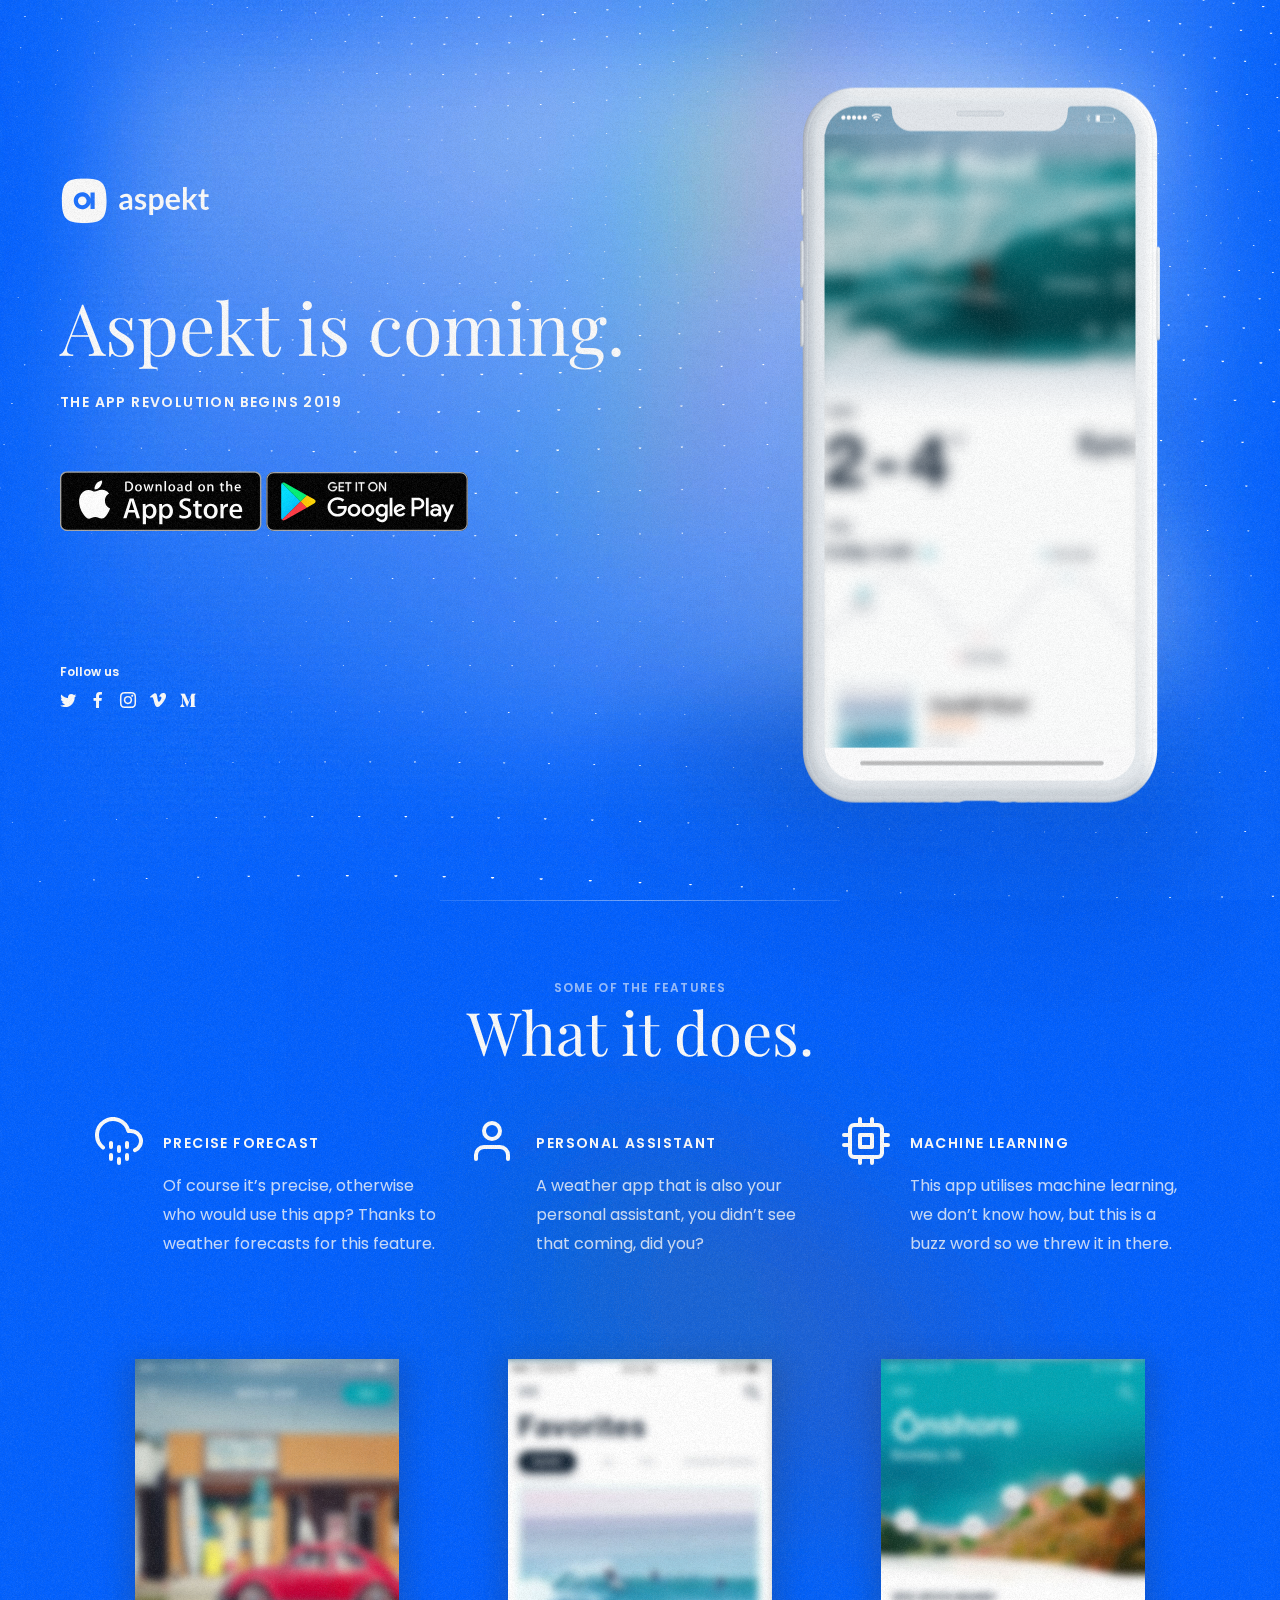
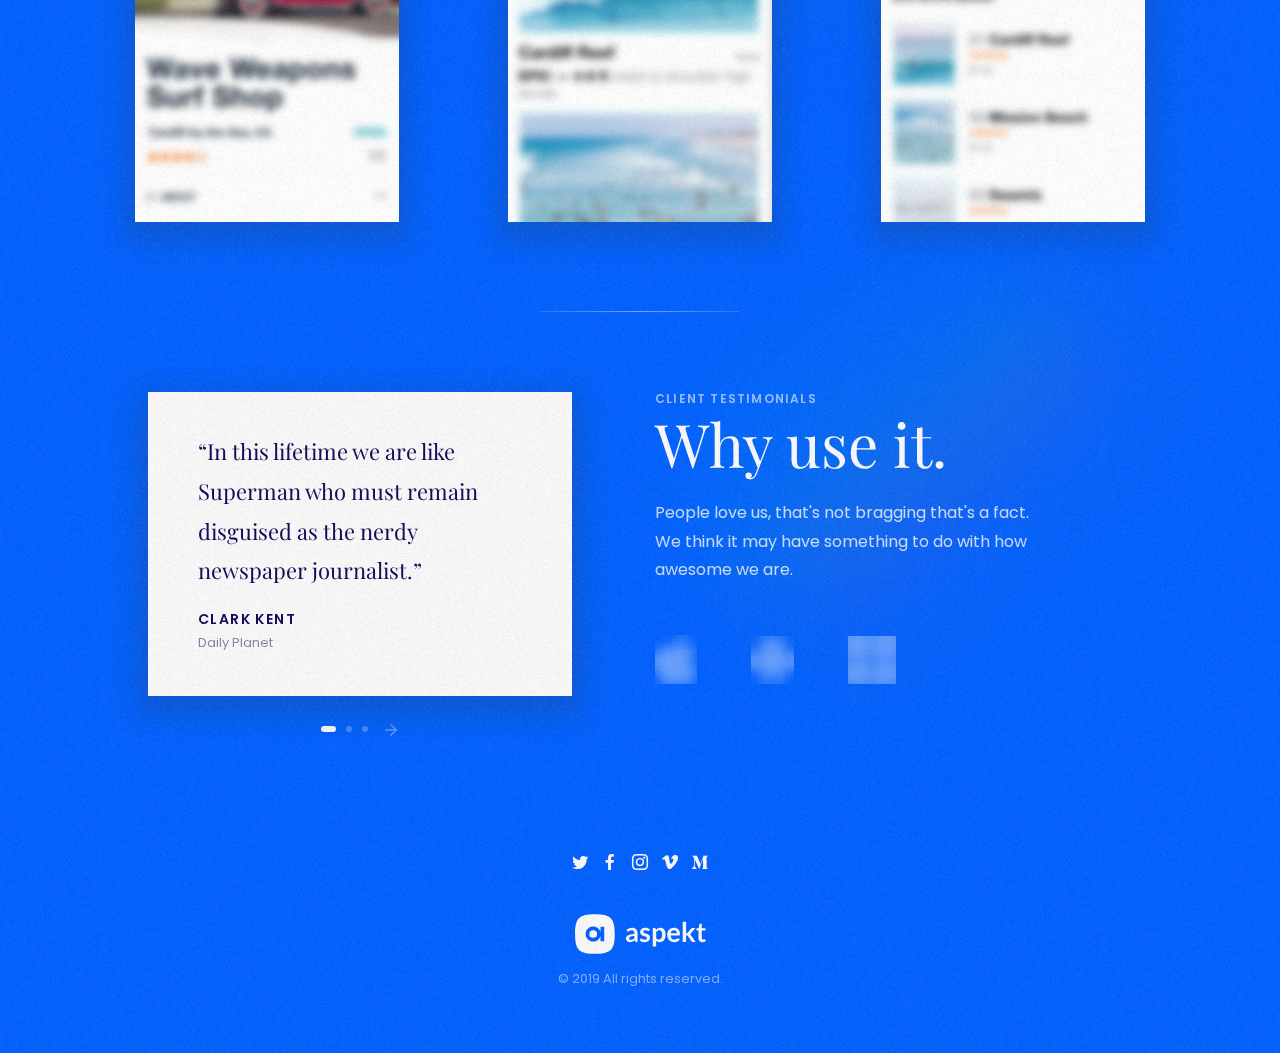
<file: app.html>
<!DOCTYPE html>
<html class="app" lang="en">

<head>
    <meta charset="utf-8">
    <meta http-equiv="x-ua-compatible" content="ie=edge">

    <title>App Layout | Aspekt</title>

    <!-- Behavioral Meta Data -->
    <meta name="viewport" content="width=device-width, initial-scale=1, shrink-to-fit=no">

    <!-- Core Meta Data -->
    <meta name="author" content="Aether-Themes">
    <meta name="description" content="Aspekt. Creative launching page.">
    <meta name="keywords" content="template,coming soon,creative,multipurpose,minimal,responsive,html5,css3,jquery">

    <!-- Favicon -->
    <link rel="apple-touch-icon" sizes="180x180" href="assets/images/favicons/apple-touch-icon.png">
    <link rel="icon" type="image/png" href="assets/images/favicons/favicon-32x32.png" sizes="32x32">
    <link rel="icon" type="image/png" href="assets/images/favicons/favicon-16x16.png" sizes="16x16">
    <link rel="manifest" href="assets/images/favicons/manifest.json">
    <link rel="mask-icon" href="assets/images/favicons/safari-pinned-tab.svg" color="#21252b">
    <meta name="theme-color" content="#00C66B">

    <!-- Facebook -->
    <meta property="fb:app_id" content="">
    <meta property="og:type" content="website" />
    <meta property="og:meta_name" content="Aspekt" />
    <meta property="og:title" content="Aether-Themes" />
    <meta property="og:description" content="Aspekt. Creative launching page." />
    <meta property="og:image" content="https://www.aetherthemes.com/demo/aspekt/public/og-image.jpg" />

    <!-- Twitter -->
    <meta name="twitter:card" content="summary_large_image">
    <meta name="twitter:title" content="Aether-Themes" />
    <meta name="twitter:description" content="Aspekt. Creative launching page." />
    <meta name="twitter:image:src" content="https://www.aetherthemes.com/demo/aspekt/public/og-image.jpg" />
    <meta name="twitter:site" content="@AetherThemes">
    <meta name="twitter:creator" content="@AetherThemes">

    <!-- Other social networks -->
    <link rel="image_src" href="https://www.aetherthemes.com/demo/aspekt/public/og-image.jpg" />

    <!-- Fonts -->
    <link href="https://fonts.googleapis.com/css?family=Playfair+Display" rel="stylesheet">
    <link href="https://fonts.googleapis.com/css?family=Poppins:400,600" rel="stylesheet">

    <link href="assets/stylesheets/app.css" rel="stylesheet" />
</head>

<body>
    <!-- Main Content -->
    <main>
        <!-- Hero -->
        <section id="hero" class="hero">
            <div class="hero-content">
                <div class="hero-banner">
                    <div class="-logo">
                        <a href="https://www.aetherthemes.com/demo/aspekt/">
                            <svg height="58" viewBox="0 0 191 58" width="191" xmlns="http://www.w3.org/2000/svg">
                                <g>
                                    <circle cx="26.9" cy="29" r="5.6" />
                                    <path d="m29.4.2c-23 0-28.8 5.8-28.8 28.8s5.8 28.8 28.8 28.8 28.8-5.8 28.8-28.8-5.8-28.8-28.8-28.8zm13.5 39.4h-5.4v-7.7c-1.3 4.7-5.5 8.1-10.6 8.1-6.1 0-11-4.9-11-11s4.9-11 11-11c5.1 0 9.3 3.4 10.6 8.1v-7.7h5.4z" />
                                    <path d="m91.3 40.5h-2.2c-.9 0-1.4-.2-1.7-1l-.4-1.5c-2.1 1.8-3.8 2.8-6.7 2.8-3.4 0-5.9-1.9-5.9-5.5 0-3 2.9-6.2 12.1-6.4v-1.2c0-2.7-1.2-4-3.4-4-3.2 0-3.9 1.8-5.5 1.8-.7 0-1.1-.4-1.4-.9l-.9-1.6c2.3-2.1 5.1-3.2 8.4-3.2 4.7 0 7.5 3.3 7.5 7.8v12.9zm-4.7-5.2v-3.4c-5.7.3-7.5 1.5-7.5 3.2s1.1 2.4 2.7 2.4c2-.1 3.4-.8 4.8-2.2z" />
                                    <path d="m108.1 24.2c-.3.4-.5.6-1 .6-.9 0-2.1-1.3-4.5-1.3-1.9 0-3.1.9-3.1 2.2 0 3.5 9.9 1.8 9.9 8.4 0 3.9-2.9 6.7-8.1 6.7-2.8 0-5.4-1.1-7-2.5l1.1-1.9c.3-.5.7-.7 1.3-.7 1.2 0 2 1.6 4.9 1.6 2.3 0 3.3-1.2 3.3-2.4 0-3.7-10-1.7-10-8.8 0-3.3 2.6-6.2 7.6-6.2 2.8 0 5.1 1 6.7 2.5z" />
                                    <path d="m113.3 47.1v-26.8h3c.6 0 1.1.3 1.2.9l.4 1.9c1.6-1.9 3.7-3.1 6.5-3.1 4.4 0 7.5 3.7 7.5 10.3 0 6.1-3.4 10.6-8.7 10.6-2.3 0-3.8-.7-5-2v8.3h-4.9zm4.9-20.9v9.1c1.1 1.4 2.4 1.8 3.9 1.8 3 0 4.8-2.2 4.8-6.9s-1.6-6.5-4.1-6.5c-2 0-3.3.9-4.6 2.5z" />
                                    <path d="m152.8 29.1c0 1.5-.2 1.9-1.1 1.9h-12.5c.3 4.2 2.3 6 5.5 6s4.4-1.8 5.6-1.8c.4 0 .7.2.9.5l1.4 1.8c-2.2 2.5-5.5 3.3-8.3 3.3-5.6 0-10-3.8-10-10.8 0-5.5 3.7-10 9.7-10 5.1-.1 8.8 3.3 8.8 9.1zm-13.6-1.1h9.2c0-2.5-1.4-4.6-4.3-4.6-2.8 0-4.4 1.7-4.9 4.6z" />
                                    <path d="m161.6 11.2v16.8h.9c.7 0 .9-.2 1.4-.7l5-6.2c.5-.5.9-.8 1.7-.8h4.5l-6.3 7.5c-.5.6-.9 1-1.5 1.4.6.4.9.9 1.4 1.5l6.7 9.8h-4.4c-.8 0-1.3-.2-1.7-.9l-5.1-7.7c-.4-.6-.7-.7-1.5-.7h-1.1v9.3h-4.9v-29.3z" />
                                    <path d="m179.6 35.2v-11.3h-2.1c-.5 0-1-.3-1-1v-1.9l3.3-.5 1-5.5c.1-.5.5-.8 1.1-.8h2.5v6.4h5.3v3.5h-5.3v11c0 1.3.7 2 1.7 2 1.2 0 1.6-.7 2.1-.7.3 0 .4.1.7.4l1.5 2.4c-1.4 1.2-3.3 1.8-5.3 1.8-3.5-.2-5.5-2.3-5.5-5.8z" />
                                </g>
                            </svg>
                        </a>
                    </div>

                    <div class="-content">
                        <h1>Aspekt is coming.</h1>
                        <p class="sub-title">The app revolution begins 2019</p>

                        <div class="cta">
                            <a href="#"><img src="assets/images/app/hero/app-store.svg" width="202" height="60" alt="App store" /></a>
                            <a href="#"><img src="assets/images/app/hero/google-play.svg" width="202" height="60" alt="Google play" /></a>
                        </div>
                    </div>

                    <div class="-footer">
                        <p>Follow us</p>
                        <ul>
                            <li><a href="#"><span class="socicon-twitter"></span></a></li>
                            <li><a href="#"><span class="socicon-facebook"></span></a></li>
                            <li><a href="#"><span class="socicon-instagram"></span></a></li>
                            <li><a href="#"><span class="socicon-vimeo"></span></a></li>
                            <li><a href="#"><span class="socicon-medium"></span></a></li>
                        </ul>
                    </div>
                </div>

                <div class="hero-image">
                    <img src="assets/images/app/hero/phone-render.png" width="360" alt="Phone render" />
                </div>
            </div>

            <img src="assets/images/app/hero/shadow.png" class="hero-shadow" alt="Shadow" />
        </section>

        <!-- Highlights -->
        <section class="highlights styled">
            <hr>
            <div class="highlights-header">
                <h6 class="do-unstyle">Some of the features</h6>
                <h2>What it does.</h2>
            </div>

            <div class="highlights-icon-box">
                <div class="-icon">
                    <i data-feather="cloud-drizzle"></i>
                </div>

                <div class="-content">
                    <h5>Precise forecast</h5>
                    <p>Of course it’s precise, otherwise who would use this app? Thanks to weather forecasts for this feature.</p>
                </div>
            </div>

            <div class="highlights-icon-box">
                <div class="-icon">
                    <i data-feather="user"></i>
                </div>

                <div class="-content">
                    <h5>Personal assistant</h5>
                    <p>A weather app that is also your personal assistant, you didn’t see that coming, did you?</p>
                </div>
            </div>

            <div class="highlights-icon-box">
                <div class="-icon">
                    <i data-feather="cpu"></i>
                </div>

                <div class="-content">
                    <h5>Machine learning</h5>
                    <p>This app utilises machine learning, we don’t know how, but this is a buzz word so we threw it in there.</p>
                </div>
            </div>

            <img src="assets/images/default/rainbow-glow-1.png" class="highlights-glow" alt="Rainbow glow 1" />
        </section>

        <!-- Gallery -->
        <div class="gallery">
            <div class="gallery-grid">
                <div class="-image columns large-4 medium-4 small-12">
                    <a class="lightbox--js" href="assets/images/app/gallery/image-1.jpg">
                        <img src="assets/images/app/gallery/image-1.jpg" width="264" alt="Image 1" />
                    </a>
                </div>
                <div class="-image columns large-4 medium-4 small-12">
                    <a class="lightbox--js" href="assets/images/app/gallery/image-2.jpg">
                        <img src="assets/images/app/gallery/image-2.jpg" width="264" alt="Image 2" />
                    </a>
                </div>
                <div class="-image columns large-4 medium-4 small-12">
                    <a class="lightbox--js" href="assets/images/app/gallery/image-3.jpg">
                        <img src="assets/images/app/gallery/image-3.jpg" width="264" alt="Image 3" />
                    </a>
                </div>
            </div>
        </div>

        <!-- Clients -->
        <section class="clients styled">
            <hr class="half">

            <div class="clients-testimonials">
                <div id="testimonials-slider" class="-box">
                    <!-- Testimonial 1 -->
                    <div class="-testimonial">
                        <div class="-content">
                            <p>“In this lifetime we are like Superman who must remain disguised as the nerdy newspaper journalist.”</p>
                        </div>
                        <div class="-meta">
                            <h5>Clark Kent</h5>
                            <p><small>Daily Planet</small></p>
                        </div>
                    </div>

                    <!-- Testimonial 2 -->
                    <div class="-testimonial">
                        <div class="-content">
                            <p>“Endure, Master Wayne. Take it. They’ll hate you for it, but that’s the point of Batman, he can be the outcast.”</p>
                        </div>
                        <div class="-meta">
                            <h5>Bruce Wayne</h5>
                            <p><small>Wayne Enterprise</small></p>
                        </div>
                    </div>

                    <!-- Testimonial 3 -->
                    <div class="-testimonial">
                        <div class="-content">
                            <p>“If loss makes you doubt your belief in justice, then you never truly, truly ever believed in justice at all.”</p>
                        </div>
                        <div class="-meta">
                            <h5>Diana Prince</h5>
                            <p><small>Amazon Inc.</small></p>
                        </div>
                    </div>
                </div>

                <div class="-controls">
                    <div id="slick-dots"></div>
                    <div id="slick-arrow"></div>
                </div>
            </div>

            <div class="clients-content">
                <div class="-header">
                    <h6 class="do-unstyle">Client testimonials</h6>
                    <h2>Why use it.</h2>
                    <p>People love us, that's not bragging that's a fact. We think it may have something to do with how awesome we are.</p>
                </div>

                <ul class="-clients">
                    <li>
                        <a href="#"><img src="assets/images/app/clients/client-1.png" width="42" alt="Client 1" /></a>
                    </li>
                    <li>
                        <a href="#"><img src="assets/images/app/clients/client-2.png" width="43" alt="Client 2" /></a>
                    </li>
                    <li>
                        <a href="#"><img src="assets/images/app/clients/client-3.png" width="48" alt="Client 3" /></a>
                    </li>
                </ul>
            </div>

            <img src="assets/images/default/rainbow-glow-2.png" class="clients-glow" alt="Rainbow glow 2" />
        </section>

    </main>

    <!-- Footer -->
    <footer class="footer styled">
        <div class="footer-content">
            <ul class="-social">
                <li><a href="#"><span class="socicon-twitter"></span></a></li>
                <li><a href="#"><span class="socicon-facebook"></span></a></li>
                <li><a href="#"><span class="socicon-instagram"></span></a></li>
                <li><a href="#"><span class="socicon-vimeo"></span></a></li>
                <li><a href="#"><span class="socicon-medium"></span></a></li>
            </ul>

            <div class="-logo">
                <a href="https://www.aetherthemes.com/demo/aspekt/">
                    <svg height="58" viewBox="0 0 191 58" width="191" xmlns="http://www.w3.org/2000/svg">
                        <g>
                            <circle cx="26.9" cy="29" r="5.6" />
                            <path d="m29.4.2c-23 0-28.8 5.8-28.8 28.8s5.8 28.8 28.8 28.8 28.8-5.8 28.8-28.8-5.8-28.8-28.8-28.8zm13.5 39.4h-5.4v-7.7c-1.3 4.7-5.5 8.1-10.6 8.1-6.1 0-11-4.9-11-11s4.9-11 11-11c5.1 0 9.3 3.4 10.6 8.1v-7.7h5.4z" />
                            <path d="m91.3 40.5h-2.2c-.9 0-1.4-.2-1.7-1l-.4-1.5c-2.1 1.8-3.8 2.8-6.7 2.8-3.4 0-5.9-1.9-5.9-5.5 0-3 2.9-6.2 12.1-6.4v-1.2c0-2.7-1.2-4-3.4-4-3.2 0-3.9 1.8-5.5 1.8-.7 0-1.1-.4-1.4-.9l-.9-1.6c2.3-2.1 5.1-3.2 8.4-3.2 4.7 0 7.5 3.3 7.5 7.8v12.9zm-4.7-5.2v-3.4c-5.7.3-7.5 1.5-7.5 3.2s1.1 2.4 2.7 2.4c2-.1 3.4-.8 4.8-2.2z" />
                            <path d="m108.1 24.2c-.3.4-.5.6-1 .6-.9 0-2.1-1.3-4.5-1.3-1.9 0-3.1.9-3.1 2.2 0 3.5 9.9 1.8 9.9 8.4 0 3.9-2.9 6.7-8.1 6.7-2.8 0-5.4-1.1-7-2.5l1.1-1.9c.3-.5.7-.7 1.3-.7 1.2 0 2 1.6 4.9 1.6 2.3 0 3.3-1.2 3.3-2.4 0-3.7-10-1.7-10-8.8 0-3.3 2.6-6.2 7.6-6.2 2.8 0 5.1 1 6.7 2.5z" />
                            <path d="m113.3 47.1v-26.8h3c.6 0 1.1.3 1.2.9l.4 1.9c1.6-1.9 3.7-3.1 6.5-3.1 4.4 0 7.5 3.7 7.5 10.3 0 6.1-3.4 10.6-8.7 10.6-2.3 0-3.8-.7-5-2v8.3h-4.9zm4.9-20.9v9.1c1.1 1.4 2.4 1.8 3.9 1.8 3 0 4.8-2.2 4.8-6.9s-1.6-6.5-4.1-6.5c-2 0-3.3.9-4.6 2.5z" />
                            <path d="m152.8 29.1c0 1.5-.2 1.9-1.1 1.9h-12.5c.3 4.2 2.3 6 5.5 6s4.4-1.8 5.6-1.8c.4 0 .7.2.9.5l1.4 1.8c-2.2 2.5-5.5 3.3-8.3 3.3-5.6 0-10-3.8-10-10.8 0-5.5 3.7-10 9.7-10 5.1-.1 8.8 3.3 8.8 9.1zm-13.6-1.1h9.2c0-2.5-1.4-4.6-4.3-4.6-2.8 0-4.4 1.7-4.9 4.6z" />
                            <path d="m161.6 11.2v16.8h.9c.7 0 .9-.2 1.4-.7l5-6.2c.5-.5.9-.8 1.7-.8h4.5l-6.3 7.5c-.5.6-.9 1-1.5 1.4.6.4.9.9 1.4 1.5l6.7 9.8h-4.4c-.8 0-1.3-.2-1.7-.9l-5.1-7.7c-.4-.6-.7-.7-1.5-.7h-1.1v9.3h-4.9v-29.3z" />
                            <path d="m179.6 35.2v-11.3h-2.1c-.5 0-1-.3-1-1v-1.9l3.3-.5 1-5.5c.1-.5.5-.8 1.1-.8h2.5v6.4h5.3v3.5h-5.3v11c0 1.3.7 2 1.7 2 1.2 0 1.6-.7 2.1-.7.3 0 .4.1.7.4l1.5 2.4c-1.4 1.2-3.3 1.8-5.3 1.8-3.5-.2-5.5-2.3-5.5-5.8z" />
                        </g>
                    </svg>
                </a>
            </div>

            <p class="-copyright">
                <small>© <time datetime="2019">2019</time> All rights reserved.</small>
            </p>
        </div>
    </footer>

    <!-- Javascript -->
    <script src="assets/javascripts/libraries/jquery.js"></script>
    <script src="assets/javascripts/libraries/threejs.js"></script>
    <script src="assets/javascripts/libraries/projector.js"></script>
    <script src="assets/javascripts/libraries/canvasrenderer.js"></script>

    <script src="assets/javascripts/plugins/feather.js"></script>
    <script src="assets/javascripts/plugins/magnific-popup.js"></script>
    <script src="assets/javascripts/plugins/slick-carousel.js"></script>

    <script src="assets/javascripts/3d/field.js"></script>

    <script src="assets/javascripts/main.js"></script>
    <script src="assets/javascripts/app.js"></script>
</body>

</html>
</file>
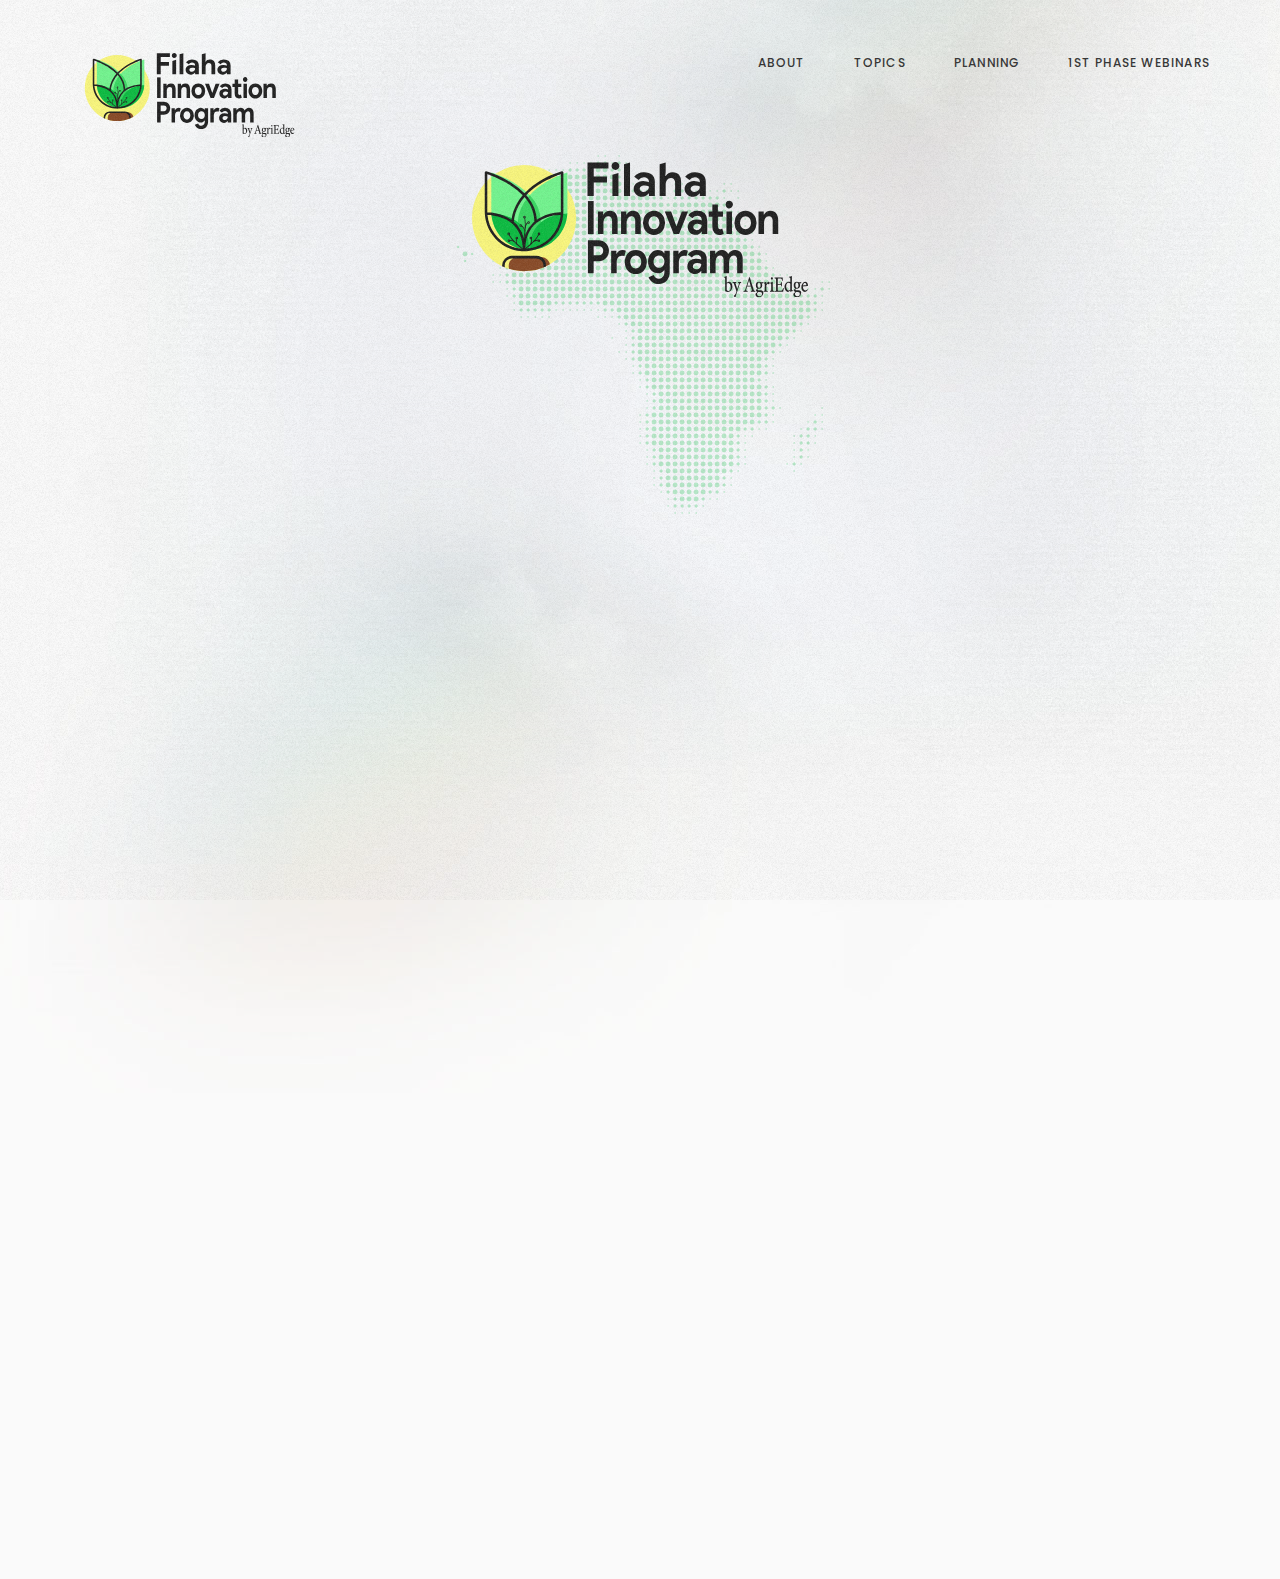
<file: demo.html>
<!DOCTYPE html>
<html class="basic" lang="en">

<head>
    <meta charset="utf-8">
    <meta http-equiv="x-ua-compatible" content="ie=edge">

    <title>Filaha Innov</title>

    <!-- Behavioral Meta Data -->

    <meta name="viewport" content="width=device-width, initial-scale=1, shrink-to-fit=no">

    <!-- Core Meta Data -->
    <meta name="author" content="AgriEdge">
    <meta name="description" content="FILAHA INNOVATION PROGRAM by AgriEdge">
    <meta name="keywords" content="Digital solutions serving farmers and agricultural cooperatives for a Sustainable agriculture">

    <!-- Favicon -->
    <link rel="apple-touch-icon" sizes="180x180" href="assets/images/favicons/apple-touch-icon.png">
    <link rel="icon" type="image/png" href="assets/images/favicons/favicon-32x32.png" sizes="32x32">
    <link rel="icon" type="image/png" href="assets/images/favicons/favicon-16x16.png" sizes="16x16">
    <link rel="manifest" href="assets/images/favicons/manifest.json">
    <link rel="mask-icon" href="assets/images/favicons/safari-pinned-tab.svg" color="#21252b">
    <meta name="theme-color" content="#00C66B">

    <!-- Facebook -->
    <meta property="fb:app_id" content="">
    <meta property="og:type" content="Filaha Innov" />
    <meta property="og:meta_name" content="AgriEdge" />
    <meta property="og:title" content="FILAHA INNOVATION PROGRAM by AgriEdge" />
    <meta property="og:description" content="Digital solutions serving farmers and agricultural cooperatives for a Sustainable agriculture" />
    <meta property="og:image" content="assets/images/basic/gallery/fillaha.png" />

    <!-- Twitter -->
    <meta name="twitter:card" content="summary_large_image">
    <meta name="twitter:title" content="FILAHA INNOVATION PROGRAM by AgriEdge" />
    <meta name="twitter:description" content="Digital solutions serving farmers and agricultural cooperatives for a Sustainable agriculture" />
    <meta name="twitter:image:src" content="assets/images/basic/gallery/fillaha.png" />
    <meta name="twitter:site" content="@AgriEdge">
    <meta name="twitter:creator" content="@AgriEdge">
    <!-- Other social networks -->
    <link rel="image_src" href="assets/images/basic/gallery/fillaha.png" />
    <!-- Fonts -->
    <link href="https://fonts.googleapis.com/css?family=Playfair+Display" rel="stylesheet">
    <link href="https://fonts.googleapis.com/css?family=Poppins:400,600" rel="stylesheet">
    <link href="assets/stylesheets/basic.css" rel="stylesheet" />
    <link href="css/global.css" rel="stylesheet" />

    <style>
        .container {
            position: relative;
            width: 100%;
            overflow: hidden;
            padding-top: 100%;
            /* 1:1 Aspect Ratio */
        }
        
        .responsive-iframe {
            position: absolute;
            top: 0;
            left: 0;
            bottom: 0;
            right: 0;
            width: 100%;
            height: 100%;
            border: none;
        }
    </style>
</head>

<body>
    <!-- Main Content -->
    <main>
        <!-- Hero -->
        <section id="hero" class="hero">

            <div class="hero-content">
                <div class="hero-header">
                    <div class="-logo">
                        <div class="-logo_wast">
                            <a href="index.html">
                                <svg xmlns="http://www.w3.org/2000/svg" viewBox="0 0 437 175.95">
                                    <defs>
                                        <style>
                                            .cls-1 {
                                                fill: #f9f67d;
                                            }

                                            .cls-2 {
                                                fill: #894b28;
                                            }

                                            .cls-3 {
                                                fill: #212121;
                                            }

                                            .cls-4 {
                                                opacity: 0.2;
                                            }

                                            .cls-5 {
                                                fill: #0dbc42;
                                            }

                                            .cls-6 {
                                                fill: #73f48f;
                                            }

                                            .cls-7 {
                                                fill: #3ad662;
                                            }

                                            .cls-8 {
                                                fill: #231f20;
                                            }
                                        </style>
                                    </defs>
                                    <title>Asset 3</title>
                                    <g id="Layer_2" data-name="Layer 2">
                                        <g id="Layer_1-2" data-name="Layer 1">
                                            <path class="cls-1"
                                                d="M135.46,73a69.16,69.16,0,0,1-34.13,59.91c-1.66,1-3.35,1.86-5.09,2.69a4.81,4.81,0,0,1-.51.25c-.4.19-.8.37-1.21.54s-.61.26-.91.39l-.91.38c-.52.21-1,.42-1.57.62a66.84,66.84,0,0,1-16.47,3.87c-1.14.11-2.29.2-3.44.25a.07.07,0,0,1-.09,0h0c-1.11.07-2.23.1-3.36.1a69.15,69.15,0,0,1-6.93-.35A67.08,67.08,0,0,1,48.12,139c-1.28-.39-2.55-.83-3.79-1.29-.52-.2-1-.4-1.57-.62l-.92-.38-.9-.38c-.41-.18-.83-.36-1.22-.56-.17-.08-.35-.16-.51-.25A69.73,69.73,0,0,1,16.59,27.69c.54-.63,1.09-1.25,1.66-1.87l1.65-1.74c.8-.81,1.62-1.61,2.48-2.38.62-.56,1.24-1.13,1.89-1.67.29-.26.58-.49.87-.73s.81-.66,1.22-1c.1-.08.21-.15.3-.23.42-.34.83-.65,1.26-1h0l.84-.62c.27-.2.54-.38.8-.55s.54-.39.82-.56l0,0c.56-.39,1.14-.76,1.72-1.12a66.76,66.76,0,0,1,71.09-.06c.58.37,1.15.75,1.71,1.13.29.18.57.37.86.59s.53.35.79.54l.86.63c.32.23.63.47.94.71s.4.31.6.49h0c.29.22.58.45.86.69s.57.44.85.68h0c1.67,1.41,3.28,2.9,4.81,4.44l1.67,1.75c.56.62,1.11,1.24,1.65,1.87a73.84,73.84,0,0,1,5.22,7A69.68,69.68,0,0,1,135.46,73Z" />
                                            <path class="cls-2"
                                                d="M101.33,132.86c-1.66,1-3.35,1.86-5.09,2.69a4.81,4.81,0,0,1-.51.25c-.4.19-.8.37-1.21.54s-.61.26-.91.39l-.91.38c-.52.21-1,.42-1.57.62a66.84,66.84,0,0,1-16.47,3.87c-1.14.11-2.29.2-3.44.25a.07.07,0,0,1-.09,0h0c-1.11.07-2.23.1-3.36.1a69.15,69.15,0,0,1-6.93-.35A67.08,67.08,0,0,1,48.12,139c-.18-1.81-.38-3.85-.38-4.13a11.22,11.22,0,0,1,5.18-9.5,10.74,10.74,0,0,1,5.8-1.69H90.51A10.85,10.85,0,0,1,98.28,127,11.38,11.38,0,0,1,101.33,132.86Z" />
                                            <path class="cls-3"
                                                d="M89.86,123.7A12.47,12.47,0,0,0,83.62,122H51.83a12.78,12.78,0,0,0-12.65,12.87,4.57,4.57,0,0,0,0,.65c.16.09.34.17.51.25.39.2.81.38,1.22.56l.9.38.92.38a9.11,9.11,0,0,1-.26-2.22,9.43,9.43,0,0,1,9.33-9.5H83.62a9.43,9.43,0,0,1,9.34,9.5,9.11,9.11,0,0,1-.26,2.22l.91-.38c.3-.13.61-.25.91-.39s.81-.35,1.21-.54a4.81,4.81,0,0,0,.51-.25,4.72,4.72,0,0,0,0-.66A12.91,12.91,0,0,0,89.86,123.7Z" />
                                            <g class="cls-4">
                                                <path class="cls-5"
                                                    d="M115.33,68.82a1.25,1.25,0,0,1,0,.19,1.09,1.09,0,0,0,0-.19Z" />
                                            </g>
                                            <path class="cls-6"
                                                d="M124.1,13.59V64c0,1,0,2.07-.09,3.09-1.5,25.34-21.38,45.6-46.23,47.21h-.17c-1,.07-2,.1-3,.1s-2,0-3-.1h-.17C45.6,112.62,25.14,90.75,25.14,64V13.59s31,9.19,50,29.59C94.28,21.88,124.1,13.59,124.1,13.59Z" />
                                            <path class="cls-7"
                                                d="M78.88,110.14a51.11,51.11,0,0,0-3.73-67S42.5,76.37,71.81,110.76C72.84,112,77.73,111.61,78.88,110.14Z" />
                                            <path class="cls-5"
                                                d="M124,67.08c-1.5,25.34-21.38,45.6-46.23,47.21h-.17c-1,.07-2,.1-3,.1C74.62,67.17,121,67.17,121,67.17Z" />
                                            <path class="cls-5"
                                                d="M25.14,67.08c1.49,25.34,21.37,45.6,46.22,47.21h.17c1,.07,2,.1,3,.1,0-47.23-46.36-47.23-46.36-47.23Z" />
                                            <path class="cls-3"
                                                d="M118.21,12.25a1.64,1.64,0,0,0-1.44-.28,101.45,101.45,0,0,0-11,3.92c-.83.33-1.69.7-2.57,1.09C93.78,21.15,81,28.08,70.39,38.53c-.73.73-1.46,1.46-2.16,2.22A95.62,95.62,0,0,0,51.46,27.3,136.61,136.61,0,0,0,32.15,17c-.88-.4-1.75-.76-2.58-1.1-1.62-.67-3.11-1.26-4.43-1.75C21.44,12.8,19,12.07,18.71,12a1.66,1.66,0,0,0-1.46.28,1.69,1.69,0,0,0-.66,1.35V64c0,.88,0,1.76.06,2.65C17.94,92.38,37.72,113.48,63,115.87l1.2.1h.41c1,.07,2,.11,3,.11h.1c1,0,2.1,0,3-.1h.17l.29,0a50.36,50.36,0,0,0,12.26-2.4h0a52,52,0,0,0,35.32-46.29v-.2c.06-1,.1-2,.1-3.08V13.6A1.71,1.71,0,0,0,118.21,12.25ZM66.37,48l.52-.67c.26-.35.52-.66.76-.94a3.45,3.45,0,0,1,.23-.28l.42-.49c.6.67,1.19,1.34,1.76,2.05.23.28.45.57.69.87.63.81,1.24,1.64,1.8,2.48a8,8,0,0,1,.57.86c.26.38.51.76.74,1.15s.55.9.8,1.36.51.9.75,1.36.55,1,.8,1.58.4.84.59,1.26c.26.57.51,1.16.74,1.75.15.37.29.73.43,1.1s.21.56.3.84.28.79.4,1.18.17.52.25.79c.21.64.39,1.27.55,1.92.11.36.19.72.28,1.09s.12.52.18.78a1.49,1.49,0,0,0,0,.18c.12.5.2,1,.3,1.52s.22,1.19.3,1.79a3.58,3.58,0,0,1,.06.37c.08.53.15,1.06.19,1.6,0,.12,0,.25,0,.38A16.65,16.65,0,0,1,81,75.7c.06.68.09,1.34.09,2-.53.46-1,.93-1.56,1.42a40.17,40.17,0,0,0-9.3,13.34h0a43.61,43.61,0,0,0-2.56,7.64c-.07-.33-.16-.65-.24-1v0a42.72,42.72,0,0,0-7.7-15.72h0a38.84,38.84,0,0,0-3.88-4.26h0c-.14-.13-.28-.27-.43-.39-.33-.31-.67-.62-1-.92,0-.67.1-1.36.18-2,0-.26.06-.54.1-.82,0-.47.11-.93.19-1.39s.1-.68.16-1c.09-.48.18-1,.29-1.44.27-1.32.61-2.65,1-4,.11-.37.22-.73.35-1.1s.29-.87.44-1.3c.25-.71.51-1.38.79-2.05.16-.47.35-.9.55-1.35a59,59,0,0,1,4.45-8.41c.08-.11.15-.23.22-.34l.2-.33a1.81,1.81,0,0,1,.18-.27l.61-.9a4,4,0,0,0,.22-.34c.5-.73,1-1.41,1.46-2l.54-.7S66.37,48,66.37,48ZM19.9,64V15.9c.18.06.36.13.54.18l.48.17.12,0,1.06.38.28.1,2.76,1.05.13.06,1.09.43c.4.16.8.31,1.21.5s.86.35,1.29.53c2.6,1.09,5.54,2.41,8.65,4,.91.45,1.82.91,2.74,1.41.42.21.83.43,1.24.66q1.84,1,3.75,2.1l.68.39c1.43.85,2.88,1.73,4.32,2.67a91.27,91.27,0,0,1,15.7,12.65l-.68.8-.13.17-1,1.22c-3.84,5-10.39,14.9-12.43,27.31,0,.18,0,.36-.08.54-.13.73-.21,1.46-.29,2.21a3.37,3.37,0,0,0-.44-.33,46.83,46.83,0,0,0-5.42-3.28A54.61,54.61,0,0,0,36,68h-.06a61,61,0,0,0-10.75-2.22c-1-.11-1.82-.18-2.45-.23l-.48,0c-.54,0-.86,0-.88,0l-1.42,0C19.91,65,19.9,64.49,19.9,64Zm39.49,48-.49-.1-1.13-.22c-.35-.07-.69-.16-1-.24a1.41,1.41,0,0,1-.22-.06l-.62-.15c-.47-.11-.92-.24-1.37-.38s-.64-.18-.94-.28c-.46-.14-.91-.3-1.37-.45s-.75-.27-1.14-.42a.12.12,0,0,1-.08,0l-1.05-.43A48.77,48.77,0,0,1,20.13,68.82l1.16.05s.72,0,1.92.1c.59,0,1.29.11,2.09.19a.2.2,0,0,0,.1,0,55.33,55.33,0,0,1,18.33,5.41,43.53,43.53,0,0,1,7.4,4.74c.55.43,1.08.88,1.59,1.34s1.13,1,1.66,1.58c.3.29.58.59.85.89A36.48,36.48,0,0,1,61.3,92s0,0,0,0a40.66,40.66,0,0,1,2.63,6.85s0,0,0,0a50.78,50.78,0,0,1,1.84,10.33c0,.21,0,.41,0,.62,0,.49.07,1,.1,1.49s0,.91,0,1.37h-.29c-.31,0-.6,0-.91-.05a.18.18,0,0,0-.1,0h-.1l-.37,0c-.48,0-1-.08-1.43-.14a16.92,16.92,0,0,1-1.76-.21c-.49,0-1-.14-1.44-.22h0a.5.5,0,0,0-.13,0Zm54.74-43.11,1.18-.05v.1c0,.23,0,.44-.06.66s0,.37-.07.56c-.05.34-.09.69-.14,1s-.1.69-.17,1-.15.9-.23,1.34c0,.15-.06.31-.1.46-.12.62-.26,1.24-.41,1.85s-.33,1.32-.52,2c-.06.21-.13.42-.2.62-.14.52-.3,1-.48,1.53s-.41,1.18-.63,1.75-.38.94-.58,1.41a5.16,5.16,0,0,1-.21.49c-.21.52-.44,1-.69,1.53a2.46,2.46,0,0,1-.19.4c-.21.44-.43.88-.66,1.3a7.17,7.17,0,0,1-.35.67c-.29.53-.58,1-.89,1.56a.09.09,0,0,1-.06.08q-.37.66-.78,1.29c-.21.34-.43.68-.66,1a1.7,1.7,0,0,1-.27.39c-.27.43-.56.83-.86,1.24-.17.24-.34.46-.53.69s-.49.67-.78,1-.69.85-1.07,1.28-.67.78-1,1.18a6.17,6.17,0,0,1-.5.53c-.29.31-.59.63-.89.93s-.45.44-.68.67l-.81.76a5.8,5.8,0,0,1-.58.52c-.37.35-.75.67-1.13,1-.18.15-.36.31-.54.45s-.58.46-.87.67-.73.58-1.1.84c-.14.12-.3.23-.45.34-.39.28-.78.55-1.18.8-.22.16-.45.31-.68.45-.42.28-.83.55-1.26.79l-.48.28c-.32.19-.65.38-1,.55a10.11,10.11,0,0,1-1,.56c-.51.26-1,.53-1.54.77s-1.27.6-1.92.87c0,0,0,0-.08,0-.63.26-1.27.52-1.92.76l0,0c-.62.24-1.26.45-1.89.65a.86.86,0,0,1-.21.07c-.51.15-1,.31-1.54.45-.21.07-.43.13-.65.18-.64.17-1.29.32-1.94.46s-1.43.3-2.15.43c-.33,0-.66.11-1,.15H74.5c-.22,0-.46.07-.68.1a3.31,3.31,0,0,1-.55.07c-.52.07-1,.12-1.58.16a2.45,2.45,0,0,1-.46,0,0,0,0,0,1,0,0h0a1.78,1.78,0,0,1-.39,0,.22.22,0,0,0-.11,0H70.6l-.8,0h-.4l0-1.35c0-.59.07-1.18.11-1.75,0-.07,0-.13,0-.18,0-.44.07-.85.13-1.27h0c0-.23,0-.44,0-.65.07-.64.15-1.29.25-1.92.23-1.64.54-3.23.91-4.76.07-.34.17-.66.25-1,.12-.49.26-1,.4-1.43s.29-.9.44-1.37h0a39.41,39.41,0,0,1,4.6-9.39c.29-.44.59-.86.9-1.28.45-.6.92-1.21,1.42-1.8a9.3,9.3,0,0,1,.66-.77c.45-.52.93-1,1.42-1.51s1.13-1.1,1.72-1.63,1.13-1,1.71-1.43l.83-.64c.27-.21.55-.4.82-.6.47-.34,1-.66,1.45-1,.26-.17.52-.34.78-.49s.65-.41,1-.59l.26-.16c.65-.38,1.33-.74,2-1.09a54.33,54.33,0,0,1,14.21-4.8h0A50,50,0,0,1,114.13,68.87ZM115.55,64c0,.49,0,1,0,1.46l-1.45,0a59.2,59.2,0,0,0-24.86,6.68,47.38,47.38,0,0,0-4.9,3A52.48,52.48,0,0,0,72.83,45.77c-.18-.24-.36-.46-.55-.68-.55-.66-1.12-1.31-1.71-2,.7-.75,1.43-1.48,2.16-2.2l.11-.1,1-1,1.29-1.2c.69-.62,1.39-1.23,2.11-1.83a97.57,97.57,0,0,1,10-7.36l1.9-1.2c.8-.49,1.58-1,2.37-1.43l.06-.05c.77-.45,1.53-.88,2.28-1.3s1.63-.9,2.41-1.31l1.18-.62c2.3-1.19,4.5-2.24,6.56-3.15l2-.89c1.07-.46,2.09-.88,3-1.26h0a3.19,3.19,0,0,1,.35-.14l1.87-.72c1.76-.67,3.23-1.18,4.31-1.53Z" />
                                            <path class="cls-6" d="M68.24,43.18l0,0,0,0,0,0Z" />
                                            <path class="cls-8"
                                                d="M69.21,113.21a.51.51,0,0,1-.43-.23.54.54,0,0,1,.14-.74c.12-.08,12.42-8.59,17.33-17.91a.51.51,0,0,1,.7-.22.53.53,0,0,1,.21.71c-5,9.56-17.15,18-17.66,18.3A.52.52,0,0,1,69.21,113.21Z" />
                                            <path class="cls-8"
                                                d="M87.18,95.18a1.67,1.67,0,1,1,1.64-1.67A1.66,1.66,0,0,1,87.18,95.18Zm0-2.29a.61.61,0,0,0-.6.62.6.6,0,0,0,.6.61.61.61,0,0,0,.61-.61A.62.62,0,0,0,87.18,92.89Z" />
                                            <path class="cls-8"
                                                d="M76.61,100.43a1.67,1.67,0,1,1,1.64-1.67A1.66,1.66,0,0,1,76.61,100.43Zm0-2.29a.62.62,0,0,0,0,1.24.62.62,0,0,0,0-1.24Z" />
                                            <path class="cls-8"
                                                d="M86.91,104a1.67,1.67,0,1,1,1.64-1.67A1.66,1.66,0,0,1,86.91,104Zm0-2.28a.61.61,0,0,0-.61.61.61.61,0,1,0,1.21,0A.6.6,0,0,0,86.91,101.76Z" />
                                            <path class="cls-8"
                                                d="M76.44,107.41a.79.79,0,0,1-.2,0,.53.53,0,0,1-.28-.69s1.55-3.88.58-6.6a.54.54,0,0,1,.31-.67.52.52,0,0,1,.67.31c1.1,3.11-.53,7.19-.6,7.36A.53.53,0,0,1,76.44,107.41Z" />
                                            <path class="cls-8"
                                                d="M79.83,104.15a.5.5,0,0,1-.4-.19.53.53,0,0,1,.07-.74,9.23,9.23,0,0,1,6.43-1.91.53.53,0,0,1,.47.57.53.5–3,0,0,1-.57.48A8.32,8.32,0,0,0,80.16,104,.48.48,0,0,1,79.83,104.15Z" />
                                            <path class="cls-8"
                                                d="M67.68,100.64h-.1a.52.52,0,0,1-.41-.61c0-.16,3-16.74.87-27.13a.52.52,0,0,1,.4-.62.51.51,0,0,1,.61.41c2.14,10.59-.84,27.36-.87,27.53A.5.5,0,0,1,67.68,100.64Z" />
                                            <path class="cls-8"
                                                d="M68.24,73.32h-.15a1.62,1.62,0,0,1-1.11-.6A1.66,1.66,0,0,1,68.38,70a1.61,1.61,0,0,1,1.11.59,1.7,1.7,0,0,1-.2,2.36A1.63,1.63,0,0,1,68.24,73.32Zm0-2.28a.6.6,0,0,0-.39.14.62.62,0,0,0,.33,1.09.63.63,0,0,0,.44-.14.62.62,0,0,0,.08-.87.56.56,0,0,0-.41-.22Z" />
                                            <path class="cls-8"
                                                d="M63.43,84.26h-.15a1.61,1.61,0,0,1-1.11-.59,1.7,1.7,0,0,1-.38-1.22,1.68,1.68,0,0,1,.59-1.14,1.61,1.61,0,0,1,1.19-.38,1.59,1.59,0,0,1,1.11.6,1.67,1.67,0,0,1,.38,1.22,1.71,1.71,0,0,1-.58,1.13A1.64,1.64,0,0,1,63.43,84.26Zm0-2.29a.62.62,0,0,0-.38.14A.62.62,0,0,0,63,83a.56.56,0,0,0,.41.22.59.59,0,0,0,.44-.14.62.62,0,0,0,.22-.42.67.67,0,0,0-.14-.45A.62.62,0,0,0,63.42,82Z" />
                                            <path class="cls-8"
                                                d="M73.61,80.31h-.15a1.61,1.61,0,0,1-1.11-.59A1.69,1.69,0,0,1,72,78.49a1.67,1.67,0,0,1,.58-1.13,1.57,1.57,0,0,1,1.2-.38,1.61,1.61,0,0,1,1.11.59,1.68,1.68,0,0,1-.21,2.35A1.6,1.6,0,0,1,73.61,80.31Zm0-2.29a.59.59,0,0,0-.38.14.62.62,0,0,0-.08.87.56.56,0,0,0,.41.22.55.55,0,0,0,.44-.14.63.63,0,0,0,.08-.87.59.59,0,0,0-.41-.21Z" />
                                            <path class="cls-8"
                                                d="M69,90a.52.52,0,0,1-.48-.33c0-.05-1.84-4.54-4.31-6a.54.54,0,0,1-.19-.73.52.52,0,0,1,.71-.19c2.78,1.65,4.67,6.32,4.75,6.52a.54.54,0,0,1-.29.69A.65.65,0,0,1,69,90Z" />
                                            <path class="cls-8"
                                                d="M69.22,86.46h0a.53.53,0,0,1-.49-.56c0-.22.39-5.29,3.48-7.44a.52.52,0,0,1,.72.14.54.54,0,0,1-.13.73c-2.69,1.86-3,6.59-3,6.64A.52.52,0,0,1,69.22,86.46Z" />
                                            <path class="cls-8"
                                                d="M65.78,113.21a.5.5,0,0,1-.29-.09c-.52-.35-12.64-8.74-17.67-18.3a.54.54,0,0,1,.21-.71.51.51,0,0,1,.7.22c4.92,9.33,17.21,17.83,17.33,17.91a.54.54,0,0,1,.14.74A.51.51,0,0,1,65.78,113.21Z" />
                                            <path class="cls-8"
                                                d="M47.8,95.18a1.67,1.67,0,1,1,1.64-1.67A1.66,1.66,0,0,1,47.8,95.18Zm0-2.29a.61.61,0,0,0-.6.62.61.61,0,1,0,1.21,0A.61.61,0,0,0,47.8,92.89Z" />
                                            <path class="cls-8"
                                                d="M58.37,100.43A1.67,1.67,0,1,1,60,98.76,1.65,1.65,0,0,1,58.37,100.43Zm0-2.29a.62.62,0,1,0,.61.62A.61.61,0,0,0,58.37,98.14Z" />
                                            <path class="cls-8"
                                                d="M48.08,104a1.67,1.67,0,1,1,1.63-1.67A1.65,1.65,0,0,1,48.08,104Zm0-2.28a.61.61,0,0,0-.61.61.61.61,0,1,0,1.21,0A.6.6,0,0,0,48.08,101.76Z" />
                                            <path class="cls-8"
                                                d="M58.54,107.41a.52.52,0,0,1-.47-.33c-.07-.17-1.71-4.25-.6-7.36a.51.51,0,0,1,.66-.31.52.52,0,0,1,.31.67c-1,2.72.57,6.56.58,6.6a.53.53,0,0,1-.28.69A.65.65,0,0,1,58.54,107.41Z" />
                                            <path class="cls-8"
                                                d="M55.16,104.15a.47.47,0,0,1-.33-.12,8.36,8.36,0,0,0-5.68-1.67.53.53,0,0,1-.1-1,9.22,9.22,0,0,1,6.44,1.91.53.53,0,0,1,.07.74A.5.5,0,0,1,55.16,104.15Z" />
                                            <path class="cls-3"
                                                d="M150.23.49h27.24V8.31H158.33V18.93h17.22v7.82H158.33V44.21h-8.1Z" />
                                            <path class="cls-3"
                                                d="M190.13,1.5A4.93,4.93,0,0,0,186.52,0,5,5,0,0,0,183,1.5a5.37,5.37,0,0,0-1.07,1.62,5.07,5.07,0,0,0-.39,2,5.16,5.16,0,0,0,.39,2A5.33,5.33,0,0,0,183,8.76a5.19,5.19,0,0,0,1.62,1.11,5.22,5.22,0,0,0,2,.39,4.93,4.93,0,0,0,3.61-1.5,4.91,4.91,0,0,0,1.5-3.63A4.94,4.94,0,0,0,190.13,1.5Zm-7.5,15.09V44.21h7.86V14.31Z" />
                                            <path class="cls-3" d="M197.69,2.79V44.21h7.85V.5Z" />
                                            <path class="cls-3"
                                                d="M230.08,41h-.48A13.44,13.44,0,0,1,226.27,44a9.34,9.34,0,0,1-5,1.22,12.18,12.18,0,0,1-4.29-.76,11.07,11.07,0,0,1-3.51-2.11,9.49,9.49,0,0,1-2.34-3.24,10.09,10.09,0,0,1-.84-4.15,9.46,9.46,0,0,1,.9-4.18,9.56,9.56,0,0,1,2.52-3.21,11.42,11.42,0,0,1,3.81-2,15.49,15.49,0,0,1,4.77-.71,20.61,20.61,0,0,1,4.74.46,22.69,22.69,0,0,1,3.06.95v-.92a4.92,4.92,0,0,0-1.86-3.94,7,7,0,0,0-4.62-1.55,8.58,8.58,0,0,0-6.9,3.48l-5.7-4a15.35,15.35,0,0,1,12.78-6q6.84,0,10.44,3.27t3.6,9.68v18h-7.74Zm0-9A16.33,16.33,0,0,0,227.23,31,12.49,12.49,0,0,0,224,30.6a6.67,6.67,0,0,0-4.35,1.25,3.83,3.83,0,0,0-1.53,3.08,3.47,3.47,0,0,0,1.47,2.93A5.53,5.53,0,0,0,223,39a7.15,7.15,0,0,0,5.13-2.11,6.72,6.72,0,0,0,1.44-2.19A6.84,6.84,0,0,0,230.08,32.06Z" />
                                            <path class="cls-3"
                                                d="M269.3,16.73c-1.83-2.28-4.64-3.41-8.44-3.41a10.48,10.48,0,0,0-5.31,1.37,9.88,9.88,0,0,0-3.63,3.51h-.48l.48-5.44V.5l-7.85,2.27V44.21h7.85V29.62a13.19,13.19,0,0,1,.45-3.45,9.07,9.07,0,0,1,1.33-2.84,6.62,6.62,0,0,1,2.12-1.93,5.81,5.81,0,0,1,2.89-.7,5.07,5.07,0,0,1,4,1.63,6.82,6.82,0,0,1,1.44,4.72V44.21H272V26.08Q272,20.16,269.3,16.73Z" />
                                            <path class="cls-3"
                                                d="M296.32,41h-.48A13.44,13.44,0,0,1,292.51,44a9.34,9.34,0,0,1-5,1.22,12.18,12.18,0,0,1-4.29-.76,11.07,11.07,0,0,1-3.51-2.11,9.49,9.49,0,0,1-2.34-3.24,10.09,10.09,0,0,1-.84-4.15,9.46,9.46,0,0,1,.9-4.18,9.56,9.56,0,0,1,2.52-3.21,11.42,11.42,0,0,1,3.81-2,15.49,15.49,0,0,1,4.77-.71,20.61,20.61,0,0,1,4.74.46,22.69,22.69,0,0,1,3.06.95v-.92a4.92,4.92,0,0,0-1.86-3.94,7,7,0,0,0-4.62-1.55,8.58,8.58,0,0,0-6.9,3.48l-5.7-4a15.35,15.35,0,0,1,12.78-6q6.84,0,10.44,3.27t3.6,9.68v18h-7.74Zm0-9A16.33,16.33,0,0,0,293.47,31a12.49,12.49,0,0,0-3.21-.39,6.67,6.67,0,0,0-4.35,1.25,3.83,3.83,0,0,0-1.53,3.08,3.47,3.47,0,0,0,1.47,2.93,5.53,5.53,0,0,0,3.39,1.1,7.15,7.15,0,0,0,5.13-2.11,6.72,6.72,0,0,0,1.44-2.19A6.84,6.84,0,0,0,296.32,32.06Z" />
                                            <path class="cls-3" d="M150.78,50.81h7.43v43h-7.43Z" />
                                            <path class="cls-3"
                                                d="M170.54,68.21H171a9.49,9.49,0,0,1,3.41-3.51,9.31,9.31,0,0,1,4.9-1.29,10.4,10.4,0,0,1,4.45.9,8.26,8.26,0,0,1,3.17,2.55,11.72,11.72,0,0,1,1.87,4,19.48,19.48,0,0,1,.63,5.13V93.77H182.2V76.91a7.2,7.2,0,0,0-1.29-4.71,4.66,4.66,0,0,0-3.77-1.53,4.89,4.89,0,0,0-2.61.69,6.32,6.32,0,0,0-1.93,1.86A8.92,8.92,0,0,0,171.39,76a13.69,13.69,0,0,0-.41,3.39v14.4h-7.21V64.37h6.77Z" />
                                            <path class="cls-3"
                                                d="M200.64,68.21h.44a9.49,9.49,0,0,1,3.41-3.51,9.31,9.31,0,0,1,4.9-1.29,10.4,10.4,0,0,1,4.45.9A8.26,8.26,0,0,1,217,66.86a11.72,11.72,0,0,1,1.87,4,19.48,19.48,0,0,1,.63,5.13V93.77H212.3V76.91A7.2,7.2,0,0,0,211,72.2a4.66,4.66,0,0,0-3.77-1.53,4.89,4.89,0,0,0-2.61.69,6.21,6.21,0,0,0-1.93,1.86A8.69,8.69,0,0,0,201.49,76a13.23,13.23,0,0,0-.41,3.39v14.4h-7.21V64.37h6.77Z" />
                                            <path class="cls-3"
                                                d="M236.73,63.41a13.91,13.91,0,0,1,5.75,1.17A13.58,13.58,0,0,1,247,67.82a15.12,15.12,0,0,1,3,5,19.08,19.08,0,0,1,0,12.6,15.12,15.12,0,0,1-3,4.95,13.58,13.58,0,0,1-4.52,3.24,14.71,14.71,0,0,1-11.5,0,13.64,13.64,0,0,1-4.51-3.24,15,15,0,0,1-3-4.95,19.08,19.08,0,0,1,0-12.6,15,15,0,0,1,3-5A13.64,13.64,0,0,1,231,64.58,13.91,13.91,0,0,1,236.73,63.41Zm0,24.06a6.54,6.54,0,0,0,2.67-.57,6.83,6.83,0,0,0,2.29-1.65,7.83,7.83,0,0,0,1.56-2.64,11.09,11.09,0,0,0,0-7.08,7.83,7.83,0,0,0-1.56-2.64,6.83,6.83,0,0,0-2.29-1.65,6.54,6.54,0,0,0-2.67-.57,6.46,6.46,0,0,0-2.69.57,6.82,6.82,0,0,0-2.26,1.65,8,8,0,0,0-1.57,2.64,11.09,11.09,0,0,0,0,7.08,8,8,0,0,0,1.57,2.64A6.82,6.82,0,0,0,234,86.9,6.46,6.46,0,0,0,236.73,87.47Z" />
                                            <path class="cls-3"
                                                d="M250.76,64.37H259l6.72,18.72h.38l6.77-18.72H281l-11.61,29.4h-7.1Z" />
                                            <path class="cls-3"
                                                d="M298.86,90.65h-.44a12.72,12.72,0,0,1-3.06,2.88,8.07,8.07,0,0,1-4.59,1.2,10.35,10.35,0,0,1-3.94-.75,10,10,0,0,1-3.21-2.07,9.17,9.17,0,0,1-2.15-3.18,10.63,10.63,0,0,1-.77-4.08,9.89,9.89,0,0,1,.82-4.11,9.25,9.25,0,0,1,2.31-3.15,10.27,10.27,0,0,1,3.5-2,13.39,13.39,0,0,1,4.37-.69,17.49,17.49,0,0,1,4.35.45,20,20,0,0,1,2.81.93v-.9a5,5,0,0,0-1.71-3.87,6.11,6.11,0,0,0-4.23-1.53,7.69,7.69,0,0,0-6.33,3.42l-5.23-3.9a13.74,13.74,0,0,1,11.72-5.88q6.27,0,9.57,3.21T306,76.13V93.77h-7.1Zm0-8.82a14.34,14.34,0,0,0-2.62-1,10.56,10.56,0,0,0-2.94-.39,5.88,5.88,0,0,0-4,1.23,3.89,3.89,0,0,0-1.4,3,3.5,3.5,0,0,0,1.35,2.88,4.8,4.8,0,0,0,3.1,1.08A6.15,6.15,0,0,0,295,88a6.51,6.51,0,0,0,3.38-3.66A7.16,7.16,0,0,0,298.86,81.83Z" />
                                            <path class="cls-3"
                                                d="M312.61,71.09h-4.73V64.37h4.73v-9h7.21v9h6.6v6.72h-6.6V82.84a9.92,9.92,0,0,0,.19,2,3.22,3.22,0,0,0,.75,1.51,2.61,2.61,0,0,0,2.2,1,4.23,4.23,0,0,0,1.48-.21,4.47,4.47,0,0,0,1.05-.57l2,6.9a11.39,11.39,0,0,1-2.73,1,14.55,14.55,0,0,1-3.22.33,9.08,9.08,0,0,1-3.66-.7,7.69,7.69,0,0,1-2.72-1.93q-2.59-2.76-2.59-7.84Z" />
                                            <path class="cls-3"
                                                d="M334.51,60.41a4.28,4.28,0,0,1-1.79-.39,4.63,4.63,0,0,1-1.48-1.08,5.2,5.2,0,0,1-1-1.59,5.63,5.63,0,0,1,0-4,5.2,5.2,0,0,1,1-1.59,4.63,4.63,0,0,1,1.48-1.08,4.28,4.28,0,0,1,1.79-.39,4.34,4.34,0,0,1,3.3,1.47,5.31,5.31,0,0,1,0,7.14A4.34,4.34,0,0,1,334.51,60.41Zm-3.57,33.36V64.37h7.2v29.4Z" />
                                            <path class="cls-3"
                                                d="M355.75,63.41a13.91,13.91,0,0,1,5.75,1.17A13.54,13.54,0,0,1,366,67.82a15,15,0,0,1,3,5,19.08,19.08,0,0,1,0,12.6,15,15,0,0,1-3,4.95,13.54,13.54,0,0,1-4.51,3.24,14.71,14.71,0,0,1-11.5,0,13.54,13.54,0,0,1-4.51-3.24,14.79,14.79,0,0,1-3-4.95,19.08,19.08,0,0,1,0-12.6,14.79,14.79,0,0,1,3-5A13.54,13.54,0,0,1,350,64.58,13.91,13.91,0,0,1,355.75,63.41Zm0,24.06a6.54,6.54,0,0,0,2.67-.57,6.8,6.8,0,0,0,2.28-1.65,7.85,7.85,0,0,0,1.57-2.64,11.09,11.09,0,0,0,0-7.08,7.85,7.85,0,0,0-1.57-2.64,6.8,6.8,0,0,0-2.28-1.65,6.54,6.54,0,0,0-2.67-.57,6.46,6.46,0,0,0-2.69.57,6.82,6.82,0,0,0-2.26,1.65,8,8,0,0,0-1.57,2.64,11.09,11.09,0,0,0,0,7.08,8,8,0,0,0,1.57,2.64,6.82,6.82,0,0,0,2.26,1.65A6.46,6.46,0,0,0,355.75,87.47Z" />
                                            <path class="cls-3"
                                                d="M379.41,68.21h.44a9.57,9.57,0,0,1,3.41-3.51,9.36,9.36,0,0,1,4.9-1.29,10.45,10.45,0,0,1,4.46.9,8.23,8.23,0,0,1,3.16,2.55,11.53,11.53,0,0,1,1.87,4,19.06,19.06,0,0,1,.64,5.13V93.77h-7.21V76.91a7.2,7.2,0,0,0-1.29-4.71A4.67,4.67,0,0,0,386,70.67a4.93,4.93,0,0,0-2.62.69,6.29,6.29,0,0,0-1.92,1.86A8.47,8.47,0,0,0,380.27,76a13.23,13.23,0,0,0-.42,3.39v14.4h-7.21V64.37h6.77Z" />
                                            <path class="cls-3"
                                                d="M150.78,144.77v-43h13.87a13.94,13.94,0,0,1,5.26,1,12.8,12.8,0,0,1,4.26,2.79,13.17,13.17,0,0,1,2.86,4.29,14,14,0,0,1,1.05,5.49,14.15,14.15,0,0,1-1.05,5.55,13.17,13.17,0,0,1-2.86,4.29,12.8,12.8,0,0,1-4.26,2.79,13.94,13.94,0,0,1-5.26,1h-6.44v15.78Zm14-23.46a5.37,5.37,0,0,0,4.4-1.8,6.32,6.32,0,0,0,1.49-4.14,7,7,0,0,0-.36-2.22,5.12,5.12,0,0,0-1.1-1.89,5.35,5.35,0,0,0-1.84-1.29,6.47,6.47,0,0,0-2.59-.48h-6.55v11.82Z" />
                                            <path class="cls-3"
                                                d="M181,115.37h6.77v4.08h.44a7.61,7.61,0,0,1,1.32-2,9.92,9.92,0,0,1,1.85-1.57,9.75,9.75,0,0,1,2.2-1.07,6.93,6.93,0,0,1,2.34-.42,7.64,7.64,0,0,1,2.44.34,6.15,6.15,0,0,1,1.74.86l-1.93,7a6.52,6.52,0,0,0-1.46-.57,7.75,7.75,0,0,0-1.95-.21,5.78,5.78,0,0,0-2.7.64,6,6,0,0,0-2.06,1.78,8.5,8.5,0,0,0-1.32,2.68,11.54,11.54,0,0,0-.47,3.35v14.47H181Z" />
                                            <path class="cls-3"
                                                d="M213,114.41a13.91,13.91,0,0,1,5.75,1.17,13.54,13.54,0,0,1,4.51,3.24,14.79,14.79,0,0,1,3,5,18.92,18.92,0,0,1,0,12.6,14.79,14.79,0,0,1-3,4.95,13.54,13.54,0,0,1-4.51,3.24,14.71,14.71,0,0,1-11.5,0,13.54,13.54,0,0,1-4.51-3.24,15,15,0,0,1-3-4.95,19.08,19.08,0,0,1,0-12.6,15,15,0,0,1,3-5,13.54,13.54,0,0,1,4.51-3.24A13.91,13.91,0,0,1,213,114.41Zm0,24.06a6.57,6.57,0,0,0,2.67-.57,6.8,6.8,0,0,0,2.28-1.65,8,8,0,0,0,1.57-2.64,11.09,11.09,0,0,0,0-7.08,8,8,0,0,0-1.57-2.64,6.8,6.8,0,0,0-2.28-1.65,6.57,6.57,0,0,0-2.67-.57,6.51,6.51,0,0,0-2.7.57,6.89,6.89,0,0,0-2.25,1.65,7.85,7.85,0,0,0-1.57,2.64,11.09,11.09,0,0,0,0,7.08,7.85,7.85,0,0,0,1.57,2.64,6.89,6.89,0,0,0,2.25,1.65A6.51,6.51,0,0,0,213,138.47Z" />
                                            <path class="cls-3"
                                                d="M242.9,158.69a14.81,14.81,0,0,1-5.09-.81,14,14,0,0,1-3.88-2.1,13.43,13.43,0,0,1-2.75-2.85,11.28,11.28,0,0,1-1.6-3.12l6.88-3a7,7,0,0,0,2.53,3.63,6.46,6.46,0,0,0,3.91,1.29,6.6,6.6,0,0,0,5.39-2.41,10.2,10.2,0,0,0,2-6.65v-2h-.44a9,9,0,0,1-3.33,3,10.12,10.12,0,0,1-4.87,1.11,10.86,10.86,0,0,1-4.7-1.07,12.2,12.2,0,0,1-4.05-3.06,15.9,15.9,0,0,1-2.86-4.78,17,17,0,0,1-1.1-6.24,17.18,17.18,0,0,1,1.1-6.26,15.87,15.87,0,0,1,2.86-4.82,12.47,12.47,0,0,1,4.05-3.06,11,11,0,0,1,4.7-1.07,10.12,10.12,0,0,1,4.87,1.11,9,9,0,0,1,3.33,3h.44v-3.18h6.88v27.3a20,20,0,0,1-1,6.69,14.67,14.67,0,0,1-2.91,5,12.68,12.68,0,0,1-4.49,3.18A14.7,14.7,0,0,1,242.9,158.69Zm.27-21a6.78,6.78,0,0,0,2.62-.53,6.54,6.54,0,0,0,2.28-1.56,7.69,7.69,0,0,0,1.59-2.53,9,9,0,0,0,.61-3.45,9.25,9.25,0,0,0-.61-3.47,7.63,7.63,0,0,0-1.59-2.56,6.7,6.7,0,0,0-2.28-1.57,7,7,0,0,0-2.62-.53,6.58,6.58,0,0,0-4.84,2.12,8.42,8.42,0,0,0-1.6,2.57,10.19,10.19,0,0,0,0,6.89,7.88,7.88,0,0,0,1.6,2.53,6.7,6.7,0,0,0,4.84,2.09Z" />
                                            <path class="cls-3"
                                                d="M261.82,115.37h6.77v4.08H269a7.61,7.61,0,0,1,1.32-2,9.73,9.73,0,0,1,4-2.64,7,7,0,0,1,2.34-.42,7.71,7.71,0,0,1,2.45.34,6.22,6.22,0,0,1,1.73.86l-1.93,7a6.34,6.34,0,0,0-1.46-.57,7.75,7.75,0,0,0-1.95-.21,5.78,5.78,0,0,0-2.7.64,6,6,0,0,0-2.06,1.78A8.5,8.5,0,0,0,269.5,127a11.54,11.54,0,0,0-.47,3.35v14.47h-7.21Z" />
                                            <path class="cls-3"
                                                d="M298.25,141.65h-.44a12.49,12.49,0,0,1-3.05,2.88,8.1,8.1,0,0,1-4.6,1.2,10.34,10.34,0,0,1-3.93-.75,10.11,10.11,0,0,1-3.22-2.07,9.31,9.31,0,0,1-2.15-3.18,10.63,10.63,0,0,1-.77-4.08,9.89,9.89,0,0,1,.83-4.11,9.25,9.25,0,0,1,2.31-3.15,10.14,10.14,0,0,1,3.49-2,13.41,13.41,0,0,1,4.38-.69,17.49,17.49,0,0,1,4.35.45,19.85,19.85,0,0,1,2.8.93v-.9a5,5,0,0,0-1.7-3.87,6.12,6.12,0,0,0-4.24-1.53,7.71,7.71,0,0,0-6.33,3.42l-5.23-3.9a13.75,13.75,0,0,1,11.72-5.88q6.28,0,9.58,3.21t3.3,9.51v17.64h-7.1Zm0-8.82a14,14,0,0,0-2.61-1.05,10.58,10.58,0,0,0-2.95-.39,5.83,5.83,0,0,0-4,1.23,3.87,3.87,0,0,0-1.41,3,3.5,3.5,0,0,0,1.35,2.88,4.82,4.82,0,0,0,3.11,1.08,6.14,6.14,0,0,0,2.64-.57,6.52,6.52,0,0,0,2.06-1.5,6.61,6.61,0,0,0,1.32-2.16A6.94,6.94,0,0,0,298.25,132.83Z" />
                                            <path class="cls-3"
                                                d="M309.59,115.37h6.77v3.84h.44a9.85,9.85,0,0,1,3.43-3.48,9.12,9.12,0,0,1,4.82-1.32,8.4,8.4,0,0,1,5.17,1.56,8.51,8.51,0,0,1,3,3.84,11.67,11.67,0,0,1,3.58-3.81,9.65,9.65,0,0,1,5.61-1.59,9.83,9.83,0,0,1,4.29.87,8,8,0,0,1,3,2.43,10.89,10.89,0,0,1,1.79,3.75,17.6,17.6,0,0,1,.61,4.77v18.54h-7.21v-17.1c0-4-1.51-6-4.51-6a4.64,4.64,0,0,0-2.53.69,5.87,5.87,0,0,0-1.85,1.86,9.59,9.59,0,0,0-1.15,2.79,13.83,13.83,0,0,0-.42,3.48v14.28h-7.2v-17.1q0-6-4.74-6a4.31,4.31,0,0,0-2.42.69,5.82,5.82,0,0,0-1.76,1.86,9.56,9.56,0,0,0-1.1,2.79,14.85,14.85,0,0,0-.38,3.48v14.28h-7.21Z" />
                                            <path class="cls-3"
                                                d="M333,156.2a2.51,2.51,0,0,1,1.13-.33c2.56,0,4.61,2.66,4.61,6,0,3.85-2.7,7.15-5.81,7.12a7.73,7.73,0,0,1-3.68-1V152.19c0-1.72-.08-1.9-1.54-2v-.77a19.24,19.24,0,0,0,3.59-1v8.68Zm-1.7,9.19a2.93,2.93,0,0,0,.12,1,2.48,2.48,0,0,0,2.18,1.49c1.87,0,2.85-2,2.85-5.26s-1.58-5.1-3.41-5.1a3.64,3.64,0,0,0-1.74.48Z" />
                                            <path class="cls-3"
                                                d="M350.12,157c-1.2.22-1.45.45-2,2.05s-1.21,3.52-2.77,8.25c-1.53,4.53-1.95,6.31-2.34,7.8-.14.6-.4.75-.72.75a1.53,1.53,0,0,1-1.49-1.44,1.34,1.34,0,0,1,.53-1,5.85,5.85,0,0,0,1.63-2.08c.44-1.06.77-2,.89-2.37a2,2,0,0,0-.06-1.14c-1-3.37-2.26-6.92-2.91-8.8-.49-1.49-.71-1.82-2-2v-.8h4.9v.8c-1.06.2-1.19.46-.89,1.48l2.18,6.77c.62-1.88,1.54-4.92,2-6.66.27-1,.09-1.37-1.23-1.59v-.8h4.26Z" />
                                            <path class="cls-3"
                                                d="M362.58,168.64v-.84c1.51-.23,1.66-.52,1.34-1.62s-.74-2.44-1.21-4.1h-4.93c-.35,1.2-.7,2.29-1,3.4-.51,1.83-.14,2.05,1.76,2.32v.84h-5.44v-.84c1.46-.23,1.83-.44,2.64-3l4.82-14.79.82-.18c1.46,4.84,3.07,10.13,4.54,15,.77,2.49,1,2.71,2.6,2.94v.84Zm-2.27-14.78c-.73,2.36-1.5,4.81-2.18,7h4.24Z" />
                                            <path class="cls-3"
                                                d="M372.15,164.46a2.09,2.09,0,0,0-.71,1.33c0,.5.41,1.07,1.43,1.07l2.61,0a3.1,3.1,0,0,1,3.41,3.4c0,3-2.93,5.71-6,5.71-2.7,0-4.12-1.85-4.15-3.5a2.35,2.35,0,0,1,.6-1.6,26.31,26.31,0,0,1,1.88-1.92,3.24,3.24,0,0,1-1.75-1.53,2.94,2.94,0,0,1-.29-1.28,5.5,5.5,0,0,0,2.2-2Zm1.11.28a4,4,0,0,1-4-4.26,4.39,4.39,0,0,1,4.24-4.68,4.29,4.29,0,0,1,2.31.71,13.09,13.09,0,0,0,3.13-.42l.14.25a3.58,3.58,0,0,1-.87,1.55c-.35,0-1.1-.12-1.43-.15a4.82,4.82,0,0,1,.66,2.53A4.13,4.13,0,0,1,373.26,164.74Zm.49,4.28c-1.14,0-1.67.16-2.07.58a3.21,3.21,0,0,0-1,2.18,2.85,2.85,0,0,0,3.13,2.7,3,3,0,0,0,3.36-3.08,2.13,2.13,0,0,0-1.07-2A5.34,5.34,0,0,0,373.75,169Zm-.48-12.28c-1,0-1.88,1.13-1.88,3.33s.86,3.74,2.1,3.74c1-.05,1.84-1.11,1.84-3.36S374.54,156.74,373.27,156.74Z" />
                                            <path class="cls-3"
                                                d="M384.71,168.64h-5.49v-.83c1.42-.17,1.56-.31,1.56-2.12v-5.93c0-1.78-.09-1.88-1.4-2.09v-.74a12.48,12.48,0,0,0,3.45-1.14v3.1c.85-1.56,1.81-3,2.93-3a1.35,1.35,0,0,1,1.38,1.42,2.12,2.12,0,0,1-.86,1.7.43.43,0,0,1-.63-.07c-.36-.42-.64-.73-1-.73s-1.28.78-1.77,2.16v5.32c0,1.83.12,2,1.88,2.14Z" />
                                            <path class="cls-3"
                                                d="M387.59,168.64v-.83c1.43-.17,1.59-.31,1.59-2.24V159.8c0-1.77-.08-1.89-1.42-2.15v-.72a15,15,0,0,0,3.47-1.11v9.75c0,1.92.14,2.07,1.63,2.24v.83Zm2.48-15.4a1.51,1.51,0,0,1-1.32-1.59,1.49,1.49,0,0,1,1.34-1.63c.7,0,1.27.68,1.27,1.63A1.48,1.48,0,0,1,390.07,153.24Z" />
                                            <path class="cls-3"
                                                d="M405.63,164.09c-.14.74-.77,3.71-1,4.55H393.19v-.84c2.15-.2,2.31-.44,2.31-2.77V153.94c0-2.49-.26-2.64-2-2.83v-.84h7.2c2.23,0,3.13,0,3.41-.05,0,.67.12,2.82.22,4.37l-.74.14a9.87,9.87,0,0,0-.75-2.24c-.38-.86-.87-1.05-2.23-1.05h-2.09c-.75,0-.8.07-.8.92v6.18h2.52c1.67,0,1.81-.42,2.1-2.36h.75v5.91h-.75c-.32-2.05-.5-2.34-2.12-2.34h-2.5v5.48c0,2,.43,2.22,1.64,2.25h2.07c1.4,0,1.65-.24,2.16-1a13,13,0,0,0,1.29-2.64Z" />
                                            <path class="cls-3"
                                                d="M417.81,167.92A24.29,24.29,0,0,0,414,169v-1.8l-1.44,1a3.4,3.4,0,0,1-1.72.76c-1.88,0-4.41-2.22-4.41-6.22s2.83-6.88,6.1-6.88a4,4,0,0,1,1.47.27v-4c0-1.75-.16-1.82-1.77-2v-.77a21.5,21.5,0,0,0,3.82-1v16.89c0,1.48.16,1.66,1,1.74l.7.06ZM414,158.44a2.6,2.6,0,0,0-2.32-1.44c-1.05,0-3,.85-3,4.92,0,3.47,1.74,5.2,3.15,5.23a3.5,3.5,0,0,0,2.12-.92Z" />
                                            <path class="cls-3"
                                                d="M421.4,164.46a2.07,2.07,0,0,0-.7,1.33c0,.5.4,1.07,1.42,1.07l2.61,0a3.1,3.1,0,0,1,3.41,3.4,6.15,6.15,0,0,1-6,5.71c-2.7,0-4.11-1.85-4.15-3.5a2.35,2.35,0,0,1,.6-1.6c.5-.58,1.35-1.43,1.88-1.92a3.21,3.21,0,0,1-1.74-1.53,2.83,2.83,0,0,1-.3-1.28,5.53,5.53,0,0,0,2.21-2Zm1.12.28a4,4,0,0,1-4-4.26,4.39,4.39,0,0,1,4.24-4.68,4.29,4.29,0,0,1,2.31.71,13.09,13.09,0,0,0,3.13-.42l.14.25a3.67,3.67,0,0,1-.86,1.55c-.36,0-1.11-.12-1.43-.15a4.92,4.92,0,0,1,.65,2.53A4.12,4.12,0,0,1,422.52,164.74ZM423,169c-1.15,0-1.68.16-2.08.58a3.2,3.2,0,0,0-1,2.18,2.84,2.84,0,0,0,3.12,2.7,3,3,0,0,0,3.37-3.08,2.15,2.15,0,0,0-1.07-2A5.37,5.37,0,0,0,423,169Zm-.49-12.28c-1,0-1.88,1.13-1.88,3.33s.86,3.74,2.11,3.74c1-.05,1.84-1.11,1.84-3.36S423.79,156.74,422.52,156.74Z" />
                                            <path class="cls-3"
                                                d="M436.89,166.17c-1.47,2.31-3.15,2.8-3.93,2.8-2.89,0-4.62-2.82-4.62-6.08a8.24,8.24,0,0,1,1.55-5,4.57,4.57,0,0,1,3.5-2c2.07,0,3.61,2.15,3.61,4.42,0,.55-.08.84-.44,1s-3.49.36-6.17.48c0,3.64,1.78,5.19,3.43,5.19a3.66,3.66,0,0,0,2.69-1.41Zm-4-9.21c-1.05,0-2.05,1.23-2.34,3.51,1.24,0,2.47,0,3.77-.08.4,0,.54-.13.54-.57C434.84,158.34,434.08,157,432.85,157Z" />
                                        </g>
                                    </g>
                                </svg>
                            </a>
                        </div>
                    </div>
                    <div class="-cta js--localscroll">
                        <a href="https://filaha-innov.um6p.ma/#section4" class="button button--inverted"> About </a>
                        <a href="https://filaha-innov.um6p.ma/#section1" class="button button--inverted">Topics</a>
                        <a href="https://filaha-innov.um6p.ma/#Planning" class="button button--inverted">Planning </a>
                        <a href="webinar.html" class="button button--inverted"> 1st Phase Webinars </a>

                    </div>
                </div>
                <section class="pad30">
                    <!-- planing -->


                    <div style="   margin-left: auto;
                    margin-right: auto;
                    width: 30%;    ">




                        <a href="#">
                            <svg xmlns="http://www.w3.org/2000/svg" viewBox="0 0 437 175.95">
                                        <defs>
                                            <style>
                                                .cls-1 {
                                                    fill: #f9f67d;
                                                }
    
                                                .cls-2 {
                                                    fill: #894b28;
                                                }
    
                                                .cls-3 {
                                                    fill: #212121;
                                                }
    
                                                .cls-4 {
                                                    opacity: 0.2;
                                                }
    
                                                .cls-5 {
                                                    fill: #0dbc42;
                                                }
    
                                                .cls-6 {
                                                    fill: #73f48f;
                                                }
    
                                                .cls-7 {
                                                    fill: #3ad662;
                                                }
    
                                                .cls-8 {
                                                    fill: #231f20;
                                                }
                                            </style>
                                        </defs>
                                        <title>Asset 3</title>
                                        <g id="Layer_2" data-name="Layer 2">
                                            <g id="Layer_1-2" data-name="Layer 1">
                                                <path class="cls-1"
                                                    d="M135.46,73a69.16,69.16,0,0,1-34.13,59.91c-1.66,1-3.35,1.86-5.09,2.69a4.81,4.81,0,0,1-.51.25c-.4.19-.8.37-1.21.54s-.61.26-.91.39l-.91.38c-.52.21-1,.42-1.57.62a66.84,66.84,0,0,1-16.47,3.87c-1.14.11-2.29.2-3.44.25a.07.07,0,0,1-.09,0h0c-1.11.07-2.23.1-3.36.1a69.15,69.15,0,0,1-6.93-.35A67.08,67.08,0,0,1,48.12,139c-1.28-.39-2.55-.83-3.79-1.29-.52-.2-1-.4-1.57-.62l-.92-.38-.9-.38c-.41-.18-.83-.36-1.22-.56-.17-.08-.35-.16-.51-.25A69.73,69.73,0,0,1,16.59,27.69c.54-.63,1.09-1.25,1.66-1.87l1.65-1.74c.8-.81,1.62-1.61,2.48-2.38.62-.56,1.24-1.13,1.89-1.67.29-.26.58-.49.87-.73s.81-.66,1.22-1c.1-.08.21-.15.3-.23.42-.34.83-.65,1.26-1h0l.84-.62c.27-.2.54-.38.8-.55s.54-.39.82-.56l0,0c.56-.39,1.14-.76,1.72-1.12a66.76,66.76,0,0,1,71.09-.06c.58.37,1.15.75,1.71,1.13.29.18.57.37.86.59s.53.35.79.54l.86.63c.32.23.63.47.94.71s.4.31.6.49h0c.29.22.58.45.86.69s.57.44.85.68h0c1.67,1.41,3.28,2.9,4.81,4.44l1.67,1.75c.56.62,1.11,1.24,1.65,1.87a73.84,73.84,0,0,1,5.22,7A69.68,69.68,0,0,1,135.46,73Z" />
                                                <path class="cls-2"
                                                    d="M101.33,132.86c-1.66,1-3.35,1.86-5.09,2.69a4.81,4.81,0,0,1-.51.25c-.4.19-.8.37-1.21.54s-.61.26-.91.39l-.91.38c-.52.21-1,.42-1.57.62a66.84,66.84,0,0,1-16.47,3.87c-1.14.11-2.29.2-3.44.25a.07.07,0,0,1-.09,0h0c-1.11.07-2.23.1-3.36.1a69.15,69.15,0,0,1-6.93-.35A67.08,67.08,0,0,1,48.12,139c-.18-1.81-.38-3.85-.38-4.13a11.22,11.22,0,0,1,5.18-9.5,10.74,10.74,0,0,1,5.8-1.69H90.51A10.85,10.85,0,0,1,98.28,127,11.38,11.38,0,0,1,101.33,132.86Z" />
                                                <path class="cls-3"
                                                    d="M89.86,123.7A12.47,12.47,0,0,0,83.62,122H51.83a12.78,12.78,0,0,0-12.65,12.87,4.57,4.57,0,0,0,0,.65c.16.09.34.17.51.25.39.2.81.38,1.22.56l.9.38.92.38a9.11,9.11,0,0,1-.26-2.22,9.43,9.43,0,0,1,9.33-9.5H83.62a9.43,9.43,0,0,1,9.34,9.5,9.11,9.11,0,0,1-.26,2.22l.91-.38c.3-.13.61-.25.91-.39s.81-.35,1.21-.54a4.81,4.81,0,0,0,.51-.25,4.72,4.72,0,0,0,0-.66A12.91,12.91,0,0,0,89.86,123.7Z" />
                                                <g class="cls-4">
                                                    <path class="cls-5"
                                                        d="M115.33,68.82a1.25,1.25,0,0,1,0,.19,1.09,1.09,0,0,0,0-.19Z" />
                                                </g>
                                                <path class="cls-6"
                                                    d="M124.1,13.59V64c0,1,0,2.07-.09,3.09-1.5,25.34-21.38,45.6-46.23,47.21h-.17c-1,.07-2,.1-3,.1s-2,0-3-.1h-.17C45.6,112.62,25.14,90.75,25.14,64V13.59s31,9.19,50,29.59C94.28,21.88,124.1,13.59,124.1,13.59Z" />
                                                <path class="cls-7"
                                                    d="M78.88,110.14a51.11,51.11,0,0,0-3.73-67S42.5,76.37,71.81,110.76C72.84,112,77.73,111.61,78.88,110.14Z" />
                                                <path class="cls-5"
                                                    d="M124,67.08c-1.5,25.34-21.38,45.6-46.23,47.21h-.17c-1,.07-2,.1-3,.1C74.62,67.17,121,67.17,121,67.17Z" />
                                                <path class="cls-5"
                                                    d="M25.14,67.08c1.49,25.34,21.37,45.6,46.22,47.21h.17c1,.07,2,.1,3,.1,0-47.23-46.36-47.23-46.36-47.23Z" />
                                                <path class="cls-3"
                                                    d="M118.21,12.25a1.64,1.64,0,0,0-1.44-.28,101.45,101.45,0,0,0-11,3.92c-.83.33-1.69.7-2.57,1.09C93.78,21.15,81,28.08,70.39,38.53c-.73.73-1.46,1.46-2.16,2.22A95.62,95.62,0,0,0,51.46,27.3,136.61,136.61,0,0,0,32.15,17c-.88-.4-1.75-.76-2.58-1.1-1.62-.67-3.11-1.26-4.43-1.75C21.44,12.8,19,12.07,18.71,12a1.66,1.66,0,0,0-1.46.28,1.69,1.69,0,0,0-.66,1.35V64c0,.88,0,1.76.06,2.65C17.94,92.38,37.72,113.48,63,115.87l1.2.1h.41c1,.07,2,.11,3,.11h.1c1,0,2.1,0,3-.1h.17l.29,0a50.36,50.36,0,0,0,12.26-2.4h0a52,52,0,0,0,35.32-46.29v-.2c.06-1,.1-2,.1-3.08V13.6A1.71,1.71,0,0,0,118.21,12.25ZM66.37,48l.52-.67c.26-.35.52-.66.76-.94a3.45,3.45,0,0,1,.23-.28l.42-.49c.6.67,1.19,1.34,1.76,2.05.23.28.45.57.69.87.63.81,1.24,1.64,1.8,2.48a8,8,0,0,1,.57.86c.26.38.51.76.74,1.15s.55.9.8,1.36.51.9.75,1.36.55,1,.8,1.58.4.84.59,1.26c.26.57.51,1.16.74,1.75.15.37.29.73.43,1.1s.21.56.3.84.28.79.4,1.18.17.52.25.79c.21.64.39,1.27.55,1.92.11.36.19.72.28,1.09s.12.52.18.78a1.49,1.49,0,0,0,0,.18c.12.5.2,1,.3,1.52s.22,1.19.3,1.79a3.58,3.58,0,0,1,.06.37c.08.53.15,1.06.19,1.6,0,.12,0,.25,0,.38A16.65,16.65,0,0,1,81,75.7c.06.68.09,1.34.09,2-.53.46-1,.93-1.56,1.42a40.17,40.17,0,0,0-9.3,13.34h0a43.61,43.61,0,0,0-2.56,7.64c-.07-.33-.16-.65-.24-1v0a42.72,42.72,0,0,0-7.7-15.72h0a38.84,38.84,0,0,0-3.88-4.26h0c-.14-.13-.28-.27-.43-.39-.33-.31-.67-.62-1-.92,0-.67.1-1.36.18-2,0-.26.06-.54.1-.82,0-.47.11-.93.19-1.39s.1-.68.16-1c.09-.48.18-1,.29-1.44.27-1.32.61-2.65,1-4,.11-.37.22-.73.35-1.1s.29-.87.44-1.3c.25-.71.51-1.38.79-2.05.16-.47.35-.9.55-1.35a59,59,0,0,1,4.45-8.41c.08-.11.15-.23.22-.34l.2-.33a1.81,1.81,0,0,1,.18-.27l.61-.9a4,4,0,0,0,.22-.34c.5-.73,1-1.41,1.46-2l.54-.7S66.37,48,66.37,48ZM19.9,64V15.9c.18.06.36.13.54.18l.48.17.12,0,1.06.38.28.1,2.76,1.05.13.06,1.09.43c.4.16.8.31,1.21.5s.86.35,1.29.53c2.6,1.09,5.54,2.41,8.65,4,.91.45,1.82.91,2.74,1.41.42.21.83.43,1.24.66q1.84,1,3.75,2.1l.68.39c1.43.85,2.88,1.73,4.32,2.67a91.27,91.27,0,0,1,15.7,12.65l-.68.8-.13.17-1,1.22c-3.84,5-10.39,14.9-12.43,27.31,0,.18,0,.36-.08.54-.13.73-.21,1.46-.29,2.21a3.37,3.37,0,0,0-.44-.33,46.83,46.83,0,0,0-5.42-3.28A54.61,54.61,0,0,0,36,68h-.06a61,61,0,0,0-10.75-2.22c-1-.11-1.82-.18-2.45-.23l-.48,0c-.54,0-.86,0-.88,0l-1.42,0C19.91,65,19.9,64.49,19.9,64Zm39.49,48-.49-.1-1.13-.22c-.35-.07-.69-.16-1-.24a1.41,1.41,0,0,1-.22-.06l-.62-.15c-.47-.11-.92-.24-1.37-.38s-.64-.18-.94-.28c-.46-.14-.91-.3-1.37-.45s-.75-.27-1.14-.42a.12.12,0,0,1-.08,0l-1.05-.43A48.77,48.77,0,0,1,20.13,68.82l1.16.05s.72,0,1.92.1c.59,0,1.29.11,2.09.19a.2.2,0,0,0,.1,0,55.33,55.33,0,0,1,18.33,5.41,43.53,43.53,0,0,1,7.4,4.74c.55.43,1.08.88,1.59,1.34s1.13,1,1.66,1.58c.3.29.58.59.85.89A36.48,36.48,0,0,1,61.3,92s0,0,0,0a40.66,40.66,0,0,1,2.63,6.85s0,0,0,0a50.78,50.78,0,0,1,1.84,10.33c0,.21,0,.41,0,.62,0,.49.07,1,.1,1.49s0,.91,0,1.37h-.29c-.31,0-.6,0-.91-.05a.18.18,0,0,0-.1,0h-.1l-.37,0c-.48,0-1-.08-1.43-.14a16.92,16.92,0,0,1-1.76-.21c-.49,0-1-.14-1.44-.22h0a.5.5,0,0,0-.13,0Zm54.74-43.11,1.18-.05v.1c0,.23,0,.44-.06.66s0,.37-.07.56c-.05.34-.09.69-.14,1s-.1.69-.17,1-.15.9-.23,1.34c0,.15-.06.31-.1.46-.12.62-.26,1.24-.41,1.85s-.33,1.32-.52,2c-.06.21-.13.42-.2.62-.14.52-.3,1-.48,1.53s-.41,1.18-.63,1.75-.38.94-.58,1.41a5.16,5.16,0,0,1-.21.49c-.21.52-.44,1-.69,1.53a2.46,2.46,0,0,1-.19.4c-.21.44-.43.88-.66,1.3a7.17,7.17,0,0,1-.35.67c-.29.53-.58,1-.89,1.56a.09.09,0,0,1-.06.08q-.37.66-.78,1.29c-.21.34-.43.68-.66,1a1.7,1.7,0,0,1-.27.39c-.27.43-.56.83-.86,1.24-.17.24-.34.46-.53.69s-.49.67-.78,1-.69.85-1.07,1.28-.67.78-1,1.18a6.17,6.17,0,0,1-.5.53c-.29.31-.59.63-.89.93s-.45.44-.68.67l-.81.76a5.8,5.8,0,0,1-.58.52c-.37.35-.75.67-1.13,1-.18.15-.36.31-.54.45s-.58.46-.87.67-.73.58-1.1.84c-.14.12-.3.23-.45.34-.39.28-.78.55-1.18.8-.22.16-.45.31-.68.45-.42.28-.83.55-1.26.79l-.48.28c-.32.19-.65.38-1,.55a10.11,10.11,0,0,1-1,.56c-.51.26-1,.53-1.54.77s-1.27.6-1.92.87c0,0,0,0-.08,0-.63.26-1.27.52-1.92.76l0,0c-.62.24-1.26.45-1.89.65a.86.86,0,0,1-.21.07c-.51.15-1,.31-1.54.45-.21.07-.43.13-.65.18-.64.17-1.29.32-1.94.46s-1.43.3-2.15.43c-.33,0-.66.11-1,.15H74.5c-.22,0-.46.07-.68.1a3.31,3.31,0,0,1-.55.07c-.52.07-1,.12-1.58.16a2.45,2.45,0,0,1-.46,0,0,0,0,0,1,0,0h0a1.78,1.78,0,0,1-.39,0,.22.22,0,0,0-.11,0H70.6l-.8,0h-.4l0-1.35c0-.59.07-1.18.11-1.75,0-.07,0-.13,0-.18,0-.44.07-.85.13-1.27h0c0-.23,0-.44,0-.65.07-.64.15-1.29.25-1.92.23-1.64.54-3.23.91-4.76.07-.34.17-.66.25-1,.12-.49.26-1,.4-1.43s.29-.9.44-1.37h0a39.41,39.41,0,0,1,4.6-9.39c.29-.44.59-.86.9-1.28.45-.6.92-1.21,1.42-1.8a9.3,9.3,0,0,1,.66-.77c.45-.52.93-1,1.42-1.51s1.13-1.1,1.72-1.63,1.13-1,1.71-1.43l.83-.64c.27-.21.55-.4.82-.6.47-.34,1-.66,1.45-1,.26-.17.52-.34.78-.49s.65-.41,1-.59l.26-.16c.65-.38,1.33-.74,2-1.09a54.33,54.33,0,0,1,14.21-4.8h0A50,50,0,0,1,114.13,68.87ZM115.55,64c0,.49,0,1,0,1.46l-1.45,0a59.2,59.2,0,0,0-24.86,6.68,47.38,47.38,0,0,0-4.9,3A52.48,52.48,0,0,0,72.83,45.77c-.18-.24-.36-.46-.55-.68-.55-.66-1.12-1.31-1.71-2,.7-.75,1.43-1.48,2.16-2.2l.11-.1,1-1,1.29-1.2c.69-.62,1.39-1.23,2.11-1.83a97.57,97.57,0,0,1,10-7.36l1.9-1.2c.8-.49,1.58-1,2.37-1.43l.06-.05c.77-.45,1.53-.88,2.28-1.3s1.63-.9,2.41-1.31l1.18-.62c2.3-1.19,4.5-2.24,6.56-3.15l2-.89c1.07-.46,2.09-.88,3-1.26h0a3.19,3.19,0,0,1,.35-.14l1.87-.72c1.76-.67,3.23-1.18,4.31-1.53Z" />
                                                <path class="cls-6" d="M68.24,43.18l0,0,0,0,0,0Z" />
                                                <path class="cls-8"
                                                    d="M69.21,113.21a.51.51,0,0,1-.43-.23.54.54,0,0,1,.14-.74c.12-.08,12.42-8.59,17.33-17.91a.51.51,0,0,1,.7-.22.53.53,0,0,1,.21.71c-5,9.56-17.15,18-17.66,18.3A.52.52,0,0,1,69.21,113.21Z" />
                                                <path class="cls-8"
                                                    d="M87.18,95.18a1.67,1.67,0,1,1,1.64-1.67A1.66,1.66,0,0,1,87.18,95.18Zm0-2.29a.61.61,0,0,0-.6.62.6.6,0,0,0,.6.61.61.61,0,0,0,.61-.61A.62.62,0,0,0,87.18,92.89Z" />
                                                <path class="cls-8"
                                                    d="M76.61,100.43a1.67,1.67,0,1,1,1.64-1.67A1.66,1.66,0,0,1,76.61,100.43Zm0-2.29a.62.62,0,0,0,0,1.24.62.62,0,0,0,0-1.24Z" />
                                                <path class="cls-8"
                                                    d="M86.91,104a1.67,1.67,0,1,1,1.64-1.67A1.66,1.66,0,0,1,86.91,104Zm0-2.28a.61.61,0,0,0-.61.61.61.61,0,1,0,1.21,0A.6.6,0,0,0,86.91,101.76Z" />
                                                <path class="cls-8"
                                                    d="M76.44,107.41a.79.79,0,0,1-.2,0,.53.53,0,0,1-.28-.69s1.55-3.88.58-6.6a.54.54,0,0,1,.31-.67.52.52,0,0,1,.67.31c1.1,3.11-.53,7.19-.6,7.36A.53.53,0,0,1,76.44,107.41Z" />
                                                <path class="cls-8"
                                                    d="M79.83,104.15a.5.5,0,0,1-.4-.19.53.53,0,0,1,.07-.74,9.23,9.23,0,0,1,6.43-1.91.53.53,0,0,1,.47.57.53.5–3,0,0,1-.57.48A8.32,8.32,0,0,0,80.16,104,.48.48,0,0,1,79.83,104.15Z" />
                                                <path class="cls-8"
                                                    d="M67.68,100.64h-.1a.52.52,0,0,1-.41-.61c0-.16,3-16.74.87-27.13a.52.52,0,0,1,.4-.62.51.51,0,0,1,.61.41c2.14,10.59-.84,27.36-.87,27.53A.5.5,0,0,1,67.68,100.64Z" />
                                                <path class="cls-8"
                                                    d="M68.24,73.32h-.15a1.62,1.62,0,0,1-1.11-.6A1.66,1.66,0,0,1,68.38,70a1.61,1.61,0,0,1,1.11.59,1.7,1.7,0,0,1-.2,2.36A1.63,1.63,0,0,1,68.24,73.32Zm0-2.28a.6.6,0,0,0-.39.14.62.62,0,0,0,.33,1.09.63.63,0,0,0,.44-.14.62.62,0,0,0,.08-.87.56.56,0,0,0-.41-.22Z" />
                                                <path class="cls-8"
                                                    d="M63.43,84.26h-.15a1.61,1.61,0,0,1-1.11-.59,1.7,1.7,0,0,1-.38-1.22,1.68,1.68,0,0,1,.59-1.14,1.61,1.61,0,0,1,1.19-.38,1.59,1.59,0,0,1,1.11.6,1.67,1.67,0,0,1,.38,1.22,1.71,1.71,0,0,1-.58,1.13A1.64,1.64,0,0,1,63.43,84.26Zm0-2.29a.62.62,0,0,0-.38.14A.62.62,0,0,0,63,83a.56.56,0,0,0,.41.22.59.59,0,0,0,.44-.14.62.62,0,0,0,.22-.42.67.67,0,0,0-.14-.45A.62.62,0,0,0,63.42,82Z" />
                                                <path class="cls-8"
                                                    d="M73.61,80.31h-.15a1.61,1.61,0,0,1-1.11-.59A1.69,1.69,0,0,1,72,78.49a1.67,1.67,0,0,1,.58-1.13,1.57,1.57,0,0,1,1.2-.38,1.61,1.61,0,0,1,1.11.59,1.68,1.68,0,0,1-.21,2.35A1.6,1.6,0,0,1,73.61,80.31Zm0-2.29a.59.59,0,0,0-.38.14.62.62,0,0,0-.08.87.56.56,0,0,0,.41.22.55.55,0,0,0,.44-.14.63.63,0,0,0,.08-.87.59.59,0,0,0-.41-.21Z" />
                                                <path class="cls-8"
                                                    d="M69,90a.52.52,0,0,1-.48-.33c0-.05-1.84-4.54-4.31-6a.54.54,0,0,1-.19-.73.52.52,0,0,1,.71-.19c2.78,1.65,4.67,6.32,4.75,6.52a.54.54,0,0,1-.29.69A.65.65,0,0,1,69,90Z" />
                                                <path class="cls-8"
                                                    d="M69.22,86.46h0a.53.53,0,0,1-.49-.56c0-.22.39-5.29,3.48-7.44a.52.52,0,0,1,.72.14.54.54,0,0,1-.13.73c-2.69,1.86-3,6.59-3,6.64A.52.52,0,0,1,69.22,86.46Z" />
                                                <path class="cls-8"
                                                    d="M65.78,113.21a.5.5,0,0,1-.29-.09c-.52-.35-12.64-8.74-17.67-18.3a.54.54,0,0,1,.21-.71.51.51,0,0,1,.7.22c4.92,9.33,17.21,17.83,17.33,17.91a.54.54,0,0,1,.14.74A.51.51,0,0,1,65.78,113.21Z" />
                                                <path class="cls-8"
                                                    d="M47.8,95.18a1.67,1.67,0,1,1,1.64-1.67A1.66,1.66,0,0,1,47.8,95.18Zm0-2.29a.61.61,0,0,0-.6.62.61.61,0,1,0,1.21,0A.61.61,0,0,0,47.8,92.89Z" />
                                                <path class="cls-8"
                                                    d="M58.37,100.43A1.67,1.67,0,1,1,60,98.76,1.65,1.65,0,0,1,58.37,100.43Zm0-2.29a.62.62,0,1,0,.61.62A.61.61,0,0,0,58.37,98.14Z" />
                                                <path class="cls-8"
                                                    d="M48.08,104a1.67,1.67,0,1,1,1.63-1.67A1.65,1.65,0,0,1,48.08,104Zm0-2.28a.61.61,0,0,0-.61.61.61.61,0,1,0,1.21,0A.6.6,0,0,0,48.08,101.76Z" />
                                                <path class="cls-8"
                                                    d="M58.54,107.41a.52.52,0,0,1-.47-.33c-.07-.17-1.71-4.25-.6-7.36a.51.51,0,0,1,.66-.31.52.52,0,0,1,.31.67c-1,2.72.57,6.56.58,6.6a.53.53,0,0,1-.28.69A.65.65,0,0,1,58.54,107.41Z" />
                                                <path class="cls-8"
                                                    d="M55.16,104.15a.47.47,0,0,1-.33-.12,8.36,8.36,0,0,0-5.68-1.67.53.53,0,0,1-.1-1,9.22,9.22,0,0,1,6.44,1.91.53.53,0,0,1,.07.74A.5.5,0,0,1,55.16,104.15Z" />
                                                <path class="cls-3"
                                                    d="M150.23.49h27.24V8.31H158.33V18.93h17.22v7.82H158.33V44.21h-8.1Z" />
                                                <path class="cls-3"
                                                    d="M190.13,1.5A4.93,4.93,0,0,0,186.52,0,5,5,0,0,0,183,1.5a5.37,5.37,0,0,0-1.07,1.62,5.07,5.07,0,0,0-.39,2,5.16,5.16,0,0,0,.39,2A5.33,5.33,0,0,0,183,8.76a5.19,5.19,0,0,0,1.62,1.11,5.22,5.22,0,0,0,2,.39,4.93,4.93,0,0,0,3.61-1.5,4.91,4.91,0,0,0,1.5-3.63A4.94,4.94,0,0,0,190.13,1.5Zm-7.5,15.09V44.21h7.86V14.31Z" />
                                                <path class="cls-3" d="M197.69,2.79V44.21h7.85V.5Z" />
                                                <path class="cls-3"
                                                    d="M230.08,41h-.48A13.44,13.44,0,0,1,226.27,44a9.34,9.34,0,0,1-5,1.22,12.18,12.18,0,0,1-4.29-.76,11.07,11.07,0,0,1-3.51-2.11,9.49,9.49,0,0,1-2.34-3.24,10.09,10.09,0,0,1-.84-4.15,9.46,9.46,0,0,1,.9-4.18,9.56,9.56,0,0,1,2.52-3.21,11.42,11.42,0,0,1,3.81-2,15.49,15.49,0,0,1,4.77-.71,20.61,20.61,0,0,1,4.74.46,22.69,22.69,0,0,1,3.06.95v-.92a4.92,4.92,0,0,0-1.86-3.94,7,7,0,0,0-4.62-1.55,8.58,8.58,0,0,0-6.9,3.48l-5.7-4a15.35,15.35,0,0,1,12.78-6q6.84,0,10.44,3.27t3.6,9.68v18h-7.74Zm0-9A16.33,16.33,0,0,0,227.23,31,12.49,12.49,0,0,0,224,30.6a6.67,6.67,0,0,0-4.35,1.25,3.83,3.83,0,0,0-1.53,3.08,3.47,3.47,0,0,0,1.47,2.93A5.53,5.53,0,0,0,223,39a7.15,7.15,0,0,0,5.13-2.11,6.72,6.72,0,0,0,1.44-2.19A6.84,6.84,0,0,0,230.08,32.06Z" />
                                                <path class="cls-3"
                                                    d="M269.3,16.73c-1.83-2.28-4.64-3.41-8.44-3.41a10.48,10.48,0,0,0-5.31,1.37,9.88,9.88,0,0,0-3.63,3.51h-.48l.48-5.44V.5l-7.85,2.27V44.21h7.85V29.62a13.19,13.19,0,0,1,.45-3.45,9.07,9.07,0,0,1,1.33-2.84,6.62,6.62,0,0,1,2.12-1.93,5.81,5.81,0,0,1,2.89-.7,5.07,5.07,0,0,1,4,1.63,6.82,6.82,0,0,1,1.44,4.72V44.21H272V26.08Q272,20.16,269.3,16.73Z" />
                                                <path class="cls-3"
                                                    d="M296.32,41h-.48A13.44,13.44,0,0,1,292.51,44a9.34,9.34,0,0,1-5,1.22,12.18,12.18,0,0,1-4.29-.76,11.07,11.07,0,0,1-3.51-2.11,9.49,9.49,0,0,1-2.34-3.24,10.09,10.09,0,0,1-.84-4.15,9.46,9.46,0,0,1,.9-4.18,9.56,9.56,0,0,1,2.52-3.21,11.42,11.42,0,0,1,3.81-2,15.49,15.49,0,0,1,4.77-.71,20.61,20.61,0,0,1,4.74.46,22.69,22.69,0,0,1,3.06.95v-.92a4.92,4.92,0,0,0-1.86-3.94,7,7,0,0,0-4.62-1.55,8.58,8.58,0,0,0-6.9,3.48l-5.7-4a15.35,15.35,0,0,1,12.78-6q6.84,0,10.44,3.27t3.6,9.68v18h-7.74Zm0-9A16.33,16.33,0,0,0,293.47,31a12.49,12.49,0,0,0-3.21-.39,6.67,6.67,0,0,0-4.35,1.25,3.83,3.83,0,0,0-1.53,3.08,3.47,3.47,0,0,0,1.47,2.93,5.53,5.53,0,0,0,3.39,1.1,7.15,7.15,0,0,0,5.13-2.11,6.72,6.72,0,0,0,1.44-2.19A6.84,6.84,0,0,0,296.32,32.06Z" />
                                                <path class="cls-3" d="M150.78,50.81h7.43v43h-7.43Z" />
                                                <path class="cls-3"
                                                    d="M170.54,68.21H171a9.49,9.49,0,0,1,3.41-3.51,9.31,9.31,0,0,1,4.9-1.29,10.4,10.4,0,0,1,4.45.9,8.26,8.26,0,0,1,3.17,2.55,11.72,11.72,0,0,1,1.87,4,19.48,19.48,0,0,1,.63,5.13V93.77H182.2V76.91a7.2,7.2,0,0,0-1.29-4.71,4.66,4.66,0,0,0-3.77-1.53,4.89,4.89,0,0,0-2.61.69,6.32,6.32,0,0,0-1.93,1.86A8.92,8.92,0,0,0,171.39,76a13.69,13.69,0,0,0-.41,3.39v14.4h-7.21V64.37h6.77Z" />
                                                <path class="cls-3"
                                                    d="M200.64,68.21h.44a9.49,9.49,0,0,1,3.41-3.51,9.31,9.31,0,0,1,4.9-1.29,10.4,10.4,0,0,1,4.45.9A8.26,8.26,0,0,1,217,66.86a11.72,11.72,0,0,1,1.87,4,19.48,19.48,0,0,1,.63,5.13V93.77H212.3V76.91A7.2,7.2,0,0,0,211,72.2a4.66,4.66,0,0,0-3.77-1.53,4.89,4.89,0,0,0-2.61.69,6.21,6.21,0,0,0-1.93,1.86A8.69,8.69,0,0,0,201.49,76a13.23,13.23,0,0,0-.41,3.39v14.4h-7.21V64.37h6.77Z" />
                                                <path class="cls-3"
                                                    d="M236.73,63.41a13.91,13.91,0,0,1,5.75,1.17A13.58,13.58,0,0,1,247,67.82a15.12,15.12,0,0,1,3,5,19.08,19.08,0,0,1,0,12.6,15.12,15.12,0,0,1-3,4.95,13.58,13.58,0,0,1-4.52,3.24,14.71,14.71,0,0,1-11.5,0,13.64,13.64,0,0,1-4.51-3.24,15,15,0,0,1-3-4.95,19.08,19.08,0,0,1,0-12.6,15,15,0,0,1,3-5A13.64,13.64,0,0,1,231,64.58,13.91,13.91,0,0,1,236.73,63.41Zm0,24.06a6.54,6.54,0,0,0,2.67-.57,6.83,6.83,0,0,0,2.29-1.65,7.83,7.83,0,0,0,1.56-2.64,11.09,11.09,0,0,0,0-7.08,7.83,7.83,0,0,0-1.56-2.64,6.83,6.83,0,0,0-2.29-1.65,6.54,6.54,0,0,0-2.67-.57,6.46,6.46,0,0,0-2.69.57,6.82,6.82,0,0,0-2.26,1.65,8,8,0,0,0-1.57,2.64,11.09,11.09,0,0,0,0,7.08,8,8,0,0,0,1.57,2.64A6.82,6.82,0,0,0,234,86.9,6.46,6.46,0,0,0,236.73,87.47Z" />
                                                <path class="cls-3"
                                                    d="M250.76,64.37H259l6.72,18.72h.38l6.77-18.72H281l-11.61,29.4h-7.1Z" />
                                                <path class="cls-3"
                                                    d="M298.86,90.65h-.44a12.72,12.72,0,0,1-3.06,2.88,8.07,8.07,0,0,1-4.59,1.2,10.35,10.35,0,0,1-3.94-.75,10,10,0,0,1-3.21-2.07,9.17,9.17,0,0,1-2.15-3.18,10.63,10.63,0,0,1-.77-4.08,9.89,9.89,0,0,1,.82-4.11,9.25,9.25,0,0,1,2.31-3.15,10.27,10.27,0,0,1,3.5-2,13.39,13.39,0,0,1,4.37-.69,17.49,17.49,0,0,1,4.35.45,20,20,0,0,1,2.81.93v-.9a5,5,0,0,0-1.71-3.87,6.11,6.11,0,0,0-4.23-1.53,7.69,7.69,0,0,0-6.33,3.42l-5.23-3.9a13.74,13.74,0,0,1,11.72-5.88q6.27,0,9.57,3.21T306,76.13V93.77h-7.1Zm0-8.82a14.34,14.34,0,0,0-2.62-1,10.56,10.56,0,0,0-2.94-.39,5.88,5.88,0,0,0-4,1.23,3.89,3.89,0,0,0-1.4,3,3.5,3.5,0,0,0,1.35,2.88,4.8,4.8,0,0,0,3.1,1.08A6.15,6.15,0,0,0,295,88a6.51,6.51,0,0,0,3.38-3.66A7.16,7.16,0,0,0,298.86,81.83Z" />
                                                <path class="cls-3"
                                                    d="M312.61,71.09h-4.73V64.37h4.73v-9h7.21v9h6.6v6.72h-6.6V82.84a9.92,9.92,0,0,0,.19,2,3.22,3.22,0,0,0,.75,1.51,2.61,2.61,0,0,0,2.2,1,4.23,4.23,0,0,0,1.48-.21,4.47,4.47,0,0,0,1.05-.57l2,6.9a11.39,11.39,0,0,1-2.73,1,14.55,14.55,0,0,1-3.22.33,9.08,9.08,0,0,1-3.66-.7,7.69,7.69,0,0,1-2.72-1.93q-2.59-2.76-2.59-7.84Z" />
                                                <path class="cls-3"
                                                    d="M334.51,60.41a4.28,4.28,0,0,1-1.79-.39,4.63,4.63,0,0,1-1.48-1.08,5.2,5.2,0,0,1-1-1.59,5.63,5.63,0,0,1,0-4,5.2,5.2,0,0,1,1-1.59,4.63,4.63,0,0,1,1.48-1.08,4.28,4.28,0,0,1,1.79-.39,4.34,4.34,0,0,1,3.3,1.47,5.31,5.31,0,0,1,0,7.14A4.34,4.34,0,0,1,334.51,60.41Zm-3.57,33.36V64.37h7.2v29.4Z" />
                                                <path class="cls-3"
                                                    d="M355.75,63.41a13.91,13.91,0,0,1,5.75,1.17A13.54,13.54,0,0,1,366,67.82a15,15,0,0,1,3,5,19.08,19.08,0,0,1,0,12.6,15,15,0,0,1-3,4.95,13.54,13.54,0,0,1-4.51,3.24,14.71,14.71,0,0,1-11.5,0,13.54,13.54,0,0,1-4.51-3.24,14.79,14.79,0,0,1-3-4.95,19.08,19.08,0,0,1,0-12.6,14.79,14.79,0,0,1,3-5A13.54,13.54,0,0,1,350,64.58,13.91,13.91,0,0,1,355.75,63.41Zm0,24.06a6.54,6.54,0,0,0,2.67-.57,6.8,6.8,0,0,0,2.28-1.65,7.85,7.85,0,0,0,1.57-2.64,11.09,11.09,0,0,0,0-7.08,7.85,7.85,0,0,0-1.57-2.64,6.8,6.8,0,0,0-2.28-1.65,6.54,6.54,0,0,0-2.67-.57,6.46,6.46,0,0,0-2.69.57,6.82,6.82,0,0,0-2.26,1.65,8,8,0,0,0-1.57,2.64,11.09,11.09,0,0,0,0,7.08,8,8,0,0,0,1.57,2.64,6.82,6.82,0,0,0,2.26,1.65A6.46,6.46,0,0,0,355.75,87.47Z" />
                                                <path class="cls-3"
                                                    d="M379.41,68.21h.44a9.57,9.57,0,0,1,3.41-3.51,9.36,9.36,0,0,1,4.9-1.29,10.45,10.45,0,0,1,4.46.9,8.23,8.23,0,0,1,3.16,2.55,11.53,11.53,0,0,1,1.87,4,19.06,19.06,0,0,1,.64,5.13V93.77h-7.21V76.91a7.2,7.2,0,0,0-1.29-4.71A4.67,4.67,0,0,0,386,70.67a4.93,4.93,0,0,0-2.62.69,6.29,6.29,0,0,0-1.92,1.86A8.47,8.47,0,0,0,380.27,76a13.23,13.23,0,0,0-.42,3.39v14.4h-7.21V64.37h6.77Z" />
                                                <path class="cls-3"
                                                    d="M150.78,144.77v-43h13.87a13.94,13.94,0,0,1,5.26,1,12.8,12.8,0,0,1,4.26,2.79,13.17,13.17,0,0,1,2.86,4.29,14,14,0,0,1,1.05,5.49,14.15,14.15,0,0,1-1.05,5.55,13.17,13.17,0,0,1-2.86,4.29,12.8,12.8,0,0,1-4.26,2.79,13.94,13.94,0,0,1-5.26,1h-6.44v15.78Zm14-23.46a5.37,5.37,0,0,0,4.4-1.8,6.32,6.32,0,0,0,1.49-4.14,7,7,0,0,0-.36-2.22,5.12,5.12,0,0,0-1.1-1.89,5.35,5.35,0,0,0-1.84-1.29,6.47,6.47,0,0,0-2.59-.48h-6.55v11.82Z" />
                                                <path class="cls-3"
                                                    d="M181,115.37h6.77v4.08h.44a7.61,7.61,0,0,1,1.32-2,9.92,9.92,0,0,1,1.85-1.57,9.75,9.75,0,0,1,2.2-1.07,6.93,6.93,0,0,1,2.34-.42,7.64,7.64,0,0,1,2.44.34,6.15,6.15,0,0,1,1.74.86l-1.93,7a6.52,6.52,0,0,0-1.46-.57,7.75,7.75,0,0,0-1.95-.21,5.78,5.78,0,0,0-2.7.64,6,6,0,0,0-2.06,1.78,8.5,8.5,0,0,0-1.32,2.68,11.54,11.54,0,0,0-.47,3.35v14.47H181Z" />
                                                <path class="cls-3"
                                                    d="M213,114.41a13.91,13.91,0,0,1,5.75,1.17,13.54,13.54,0,0,1,4.51,3.24,14.79,14.79,0,0,1,3,5,18.92,18.92,0,0,1,0,12.6,14.79,14.79,0,0,1-3,4.95,13.54,13.54,0,0,1-4.51,3.24,14.71,14.71,0,0,1-11.5,0,13.54,13.54,0,0,1-4.51-3.24,15,15,0,0,1-3-4.95,19.08,19.08,0,0,1,0-12.6,15,15,0,0,1,3-5,13.54,13.54,0,0,1,4.51-3.24A13.91,13.91,0,0,1,213,114.41Zm0,24.06a6.57,6.57,0,0,0,2.67-.57,6.8,6.8,0,0,0,2.28-1.65,8,8,0,0,0,1.57-2.64,11.09,11.09,0,0,0,0-7.08,8,8,0,0,0-1.57-2.64,6.8,6.8,0,0,0-2.28-1.65,6.57,6.57,0,0,0-2.67-.57,6.51,6.51,0,0,0-2.7.57,6.89,6.89,0,0,0-2.25,1.65,7.85,7.85,0,0,0-1.57,2.64,11.09,11.09,0,0,0,0,7.08,7.85,7.85,0,0,0,1.57,2.64,6.89,6.89,0,0,0,2.25,1.65A6.51,6.51,0,0,0,213,138.47Z" />
                                                <path class="cls-3"
                                                    d="M242.9,158.69a14.81,14.81,0,0,1-5.09-.81,14,14,0,0,1-3.88-2.1,13.43,13.43,0,0,1-2.75-2.85,11.28,11.28,0,0,1-1.6-3.12l6.88-3a7,7,0,0,0,2.53,3.63,6.46,6.46,0,0,0,3.91,1.29,6.6,6.6,0,0,0,5.39-2.41,10.2,10.2,0,0,0,2-6.65v-2h-.44a9,9,0,0,1-3.33,3,10.12,10.12,0,0,1-4.87,1.11,10.86,10.86,0,0,1-4.7-1.07,12.2,12.2,0,0,1-4.05-3.06,15.9,15.9,0,0,1-2.86-4.78,17,17,0,0,1-1.1-6.24,17.18,17.18,0,0,1,1.1-6.26,15.87,15.87,0,0,1,2.86-4.82,12.47,12.47,0,0,1,4.05-3.06,11,11,0,0,1,4.7-1.07,10.12,10.12,0,0,1,4.87,1.11,9,9,0,0,1,3.33,3h.44v-3.18h6.88v27.3a20,20,0,0,1-1,6.69,14.67,14.67,0,0,1-2.91,5,12.68,12.68,0,0,1-4.49,3.18A14.7,14.7,0,0,1,242.9,158.69Zm.27-21a6.78,6.78,0,0,0,2.62-.53,6.54,6.54,0,0,0,2.28-1.56,7.69,7.69,0,0,0,1.59-2.53,9,9,0,0,0,.61-3.45,9.25,9.25,0,0,0-.61-3.47,7.63,7.63,0,0,0-1.59-2.56,6.7,6.7,0,0,0-2.28-1.57,7,7,0,0,0-2.62-.53,6.58,6.58,0,0,0-4.84,2.12,8.42,8.42,0,0,0-1.6,2.57,10.19,10.19,0,0,0,0,6.89,7.88,7.88,0,0,0,1.6,2.53,6.7,6.7,0,0,0,4.84,2.09Z" />
                                                <path class="cls-3"
                                                    d="M261.82,115.37h6.77v4.08H269a7.61,7.61,0,0,1,1.32-2,9.73,9.73,0,0,1,4-2.64,7,7,0,0,1,2.34-.42,7.71,7.71,0,0,1,2.45.34,6.22,6.22,0,0,1,1.73.86l-1.93,7a6.34,6.34,0,0,0-1.46-.57,7.75,7.75,0,0,0-1.95-.21,5.78,5.78,0,0,0-2.7.64,6,6,0,0,0-2.06,1.78A8.5,8.5,0,0,0,269.5,127a11.54,11.54,0,0,0-.47,3.35v14.47h-7.21Z" />
                                                <path class="cls-3"
                                                    d="M298.25,141.65h-.44a12.49,12.49,0,0,1-3.05,2.88,8.1,8.1,0,0,1-4.6,1.2,10.34,10.34,0,0,1-3.93-.75,10.11,10.11,0,0,1-3.22-2.07,9.31,9.31,0,0,1-2.15-3.18,10.63,10.63,0,0,1-.77-4.08,9.89,9.89,0,0,1,.83-4.11,9.25,9.25,0,0,1,2.31-3.15,10.14,10.14,0,0,1,3.49-2,13.41,13.41,0,0,1,4.38-.69,17.49,17.49,0,0,1,4.35.45,19.85,19.85,0,0,1,2.8.93v-.9a5,5,0,0,0-1.7-3.87,6.12,6.12,0,0,0-4.24-1.53,7.71,7.71,0,0,0-6.33,3.42l-5.23-3.9a13.75,13.75,0,0,1,11.72-5.88q6.28,0,9.58,3.21t3.3,9.51v17.64h-7.1Zm0-8.82a14,14,0,0,0-2.61-1.05,10.58,10.58,0,0,0-2.95-.39,5.83,5.83,0,0,0-4,1.23,3.87,3.87,0,0,0-1.41,3,3.5,3.5,0,0,0,1.35,2.88,4.82,4.82,0,0,0,3.11,1.08,6.14,6.14,0,0,0,2.64-.57,6.52,6.52,0,0,0,2.06-1.5,6.61,6.61,0,0,0,1.32-2.16A6.94,6.94,0,0,0,298.25,132.83Z" />
                                                <path class="cls-3"
                                                    d="M309.59,115.37h6.77v3.84h.44a9.85,9.85,0,0,1,3.43-3.48,9.12,9.12,0,0,1,4.82-1.32,8.4,8.4,0,0,1,5.17,1.56,8.51,8.51,0,0,1,3,3.84,11.67,11.67,0,0,1,3.58-3.81,9.65,9.65,0,0,1,5.61-1.59,9.83,9.83,0,0,1,4.29.87,8,8,0,0,1,3,2.43,10.89,10.89,0,0,1,1.79,3.75,17.6,17.6,0,0,1,.61,4.77v18.54h-7.21v-17.1c0-4-1.51-6-4.51-6a4.64,4.64,0,0,0-2.53.69,5.87,5.87,0,0,0-1.85,1.86,9.59,9.59,0,0,0-1.15,2.79,13.83,13.83,0,0,0-.42,3.48v14.28h-7.2v-17.1q0-6-4.74-6a4.31,4.31,0,0,0-2.42.69,5.82,5.82,0,0,0-1.76,1.86,9.56,9.56,0,0,0-1.1,2.79,14.85,14.85,0,0,0-.38,3.48v14.28h-7.21Z" />
                                                <path class="cls-3"
                                                    d="M333,156.2a2.51,2.51,0,0,1,1.13-.33c2.56,0,4.61,2.66,4.61,6,0,3.85-2.7,7.15-5.81,7.12a7.73,7.73,0,0,1-3.68-1V152.19c0-1.72-.08-1.9-1.54-2v-.77a19.24,19.24,0,0,0,3.59-1v8.68Zm-1.7,9.19a2.93,2.93,0,0,0,.12,1,2.48,2.48,0,0,0,2.18,1.49c1.87,0,2.85-2,2.85-5.26s-1.58-5.1-3.41-5.1a3.64,3.64,0,0,0-1.74.48Z" />
                                                <path class="cls-3"
                                                    d="M350.12,157c-1.2.22-1.45.45-2,2.05s-1.21,3.52-2.77,8.25c-1.53,4.53-1.95,6.31-2.34,7.8-.14.6-.4.75-.72.75a1.53,1.53,0,0,1-1.49-1.44,1.34,1.34,0,0,1,.53-1,5.85,5.85,0,0,0,1.63-2.08c.44-1.06.77-2,.89-2.37a2,2,0,0,0-.06-1.14c-1-3.37-2.26-6.92-2.91-8.8-.49-1.49-.71-1.82-2-2v-.8h4.9v.8c-1.06.2-1.19.46-.89,1.48l2.18,6.77c.62-1.88,1.54-4.92,2-6.66.27-1,.09-1.37-1.23-1.59v-.8h4.26Z" />
                                                <path class="cls-3"
                                                    d="M362.58,168.64v-.84c1.51-.23,1.66-.52,1.34-1.62s-.74-2.44-1.21-4.1h-4.93c-.35,1.2-.7,2.29-1,3.4-.51,1.83-.14,2.05,1.76,2.32v.84h-5.44v-.84c1.46-.23,1.83-.44,2.64-3l4.82-14.79.82-.18c1.46,4.84,3.07,10.13,4.54,15,.77,2.49,1,2.71,2.6,2.94v.84Zm-2.27-14.78c-.73,2.36-1.5,4.81-2.18,7h4.24Z" />
                                                <path class="cls-3"
                                                    d="M372.15,164.46a2.09,2.09,0,0,0-.71,1.33c0,.5.41,1.07,1.43,1.07l2.61,0a3.1,3.1,0,0,1,3.41,3.4c0,3-2.93,5.71-6,5.71-2.7,0-4.12-1.85-4.15-3.5a2.35,2.35,0,0,1,.6-1.6,26.31,26.31,0,0,1,1.88-1.92,3.24,3.24,0,0,1-1.75-1.53,2.94,2.94,0,0,1-.29-1.28,5.5,5.5,0,0,0,2.2-2Zm1.11.28a4,4,0,0,1-4-4.26,4.39,4.39,0,0,1,4.24-4.68,4.29,4.29,0,0,1,2.31.71,13.09,13.09,0,0,0,3.13-.42l.14.25a3.58,3.58,0,0,1-.87,1.55c-.35,0-1.1-.12-1.43-.15a4.82,4.82,0,0,1,.66,2.53A4.13,4.13,0,0,1,373.26,164.74Zm.49,4.28c-1.14,0-1.67.16-2.07.58a3.21,3.21,0,0,0-1,2.18,2.85,2.85,0,0,0,3.13,2.7,3,3,0,0,0,3.36-3.08,2.13,2.13,0,0,0-1.07-2A5.34,5.34,0,0,0,373.75,169Zm-.48-12.28c-1,0-1.88,1.13-1.88,3.33s.86,3.74,2.1,3.74c1-.05,1.84-1.11,1.84-3.36S374.54,156.74,373.27,156.74Z" />
                                                <path class="cls-3"
                                                    d="M384.71,168.64h-5.49v-.83c1.42-.17,1.56-.31,1.56-2.12v-5.93c0-1.78-.09-1.88-1.4-2.09v-.74a12.48,12.48,0,0,0,3.45-1.14v3.1c.85-1.56,1.81-3,2.93-3a1.35,1.35,0,0,1,1.38,1.42,2.12,2.12,0,0,1-.86,1.7.43.43,0,0,1-.63-.07c-.36-.42-.64-.73-1-.73s-1.28.78-1.77,2.16v5.32c0,1.83.12,2,1.88,2.14Z" />
                                                <path class="cls-3"
                                                    d="M387.59,168.64v-.83c1.43-.17,1.59-.31,1.59-2.24V159.8c0-1.77-.08-1.89-1.42-2.15v-.72a15,15,0,0,0,3.47-1.11v9.75c0,1.92.14,2.07,1.63,2.24v.83Zm2.48-15.4a1.51,1.51,0,0,1-1.32-1.59,1.49,1.49,0,0,1,1.34-1.63c.7,0,1.27.68,1.27,1.63A1.48,1.48,0,0,1,390.07,153.24Z" />
                                                <path class="cls-3"
                                                    d="M405.63,164.09c-.14.74-.77,3.71-1,4.55H393.19v-.84c2.15-.2,2.31-.44,2.31-2.77V153.94c0-2.49-.26-2.64-2-2.83v-.84h7.2c2.23,0,3.13,0,3.41-.05,0,.67.12,2.82.22,4.37l-.74.14a9.87,9.87,0,0,0-.75-2.24c-.38-.86-.87-1.05-2.23-1.05h-2.09c-.75,0-.8.07-.8.92v6.18h2.52c1.67,0,1.81-.42,2.1-2.36h.75v5.91h-.75c-.32-2.05-.5-2.34-2.12-2.34h-2.5v5.48c0,2,.43,2.22,1.64,2.25h2.07c1.4,0,1.65-.24,2.16-1a13,13,0,0,0,1.29-2.64Z" />
                                                <path class="cls-3"
                                                    d="M417.81,167.92A24.29,24.29,0,0,0,414,169v-1.8l-1.44,1a3.4,3.4,0,0,1-1.72.76c-1.88,0-4.41-2.22-4.41-6.22s2.83-6.88,6.1-6.88a4,4,0,0,1,1.47.27v-4c0-1.75-.16-1.82-1.77-2v-.77a21.5,21.5,0,0,0,3.82-1v16.89c0,1.48.16,1.66,1,1.74l.7.06ZM414,158.44a2.6,2.6,0,0,0-2.32-1.44c-1.05,0-3,.85-3,4.92,0,3.47,1.74,5.2,3.15,5.23a3.5,3.5,0,0,0,2.12-.92Z" />
                                                <path class="cls-3"
                                                    d="M421.4,164.46a2.07,2.07,0,0,0-.7,1.33c0,.5.4,1.07,1.42,1.07l2.61,0a3.1,3.1,0,0,1,3.41,3.4,6.15,6.15,0,0,1-6,5.71c-2.7,0-4.11-1.85-4.15-3.5a2.35,2.35,0,0,1,.6-1.6c.5-.58,1.35-1.43,1.88-1.92a3.21,3.21,0,0,1-1.74-1.53,2.83,2.83,0,0,1-.3-1.28,5.53,5.53,0,0,0,2.21-2Zm1.12.28a4,4,0,0,1-4-4.26,4.39,4.39,0,0,1,4.24-4.68,4.29,4.29,0,0,1,2.31.71,13.09,13.09,0,0,0,3.13-.42l.14.25a3.67,3.67,0,0,1-.86,1.55c-.36,0-1.11-.12-1.43-.15a4.92,4.92,0,0,1,.65,2.53A4.12,4.12,0,0,1,422.52,164.74ZM423,169c-1.15,0-1.68.16-2.08.58a3.2,3.2,0,0,0-1,2.18,2.84,2.84,0,0,0,3.12,2.7,3,3,0,0,0,3.37-3.08,2.15,2.15,0,0,0-1.07-2A5.37,5.37,0,0,0,423,169Zm-.49-12.28c-1,0-1.88,1.13-1.88,3.33s.86,3.74,2.11,3.74c1-.05,1.84-1.11,1.84-3.36S423.79,156.74,422.52,156.74Z" />
                                                <path class="cls-3"
                                                    d="M436.89,166.17c-1.47,2.31-3.15,2.8-3.93,2.8-2.89,0-4.62-2.82-4.62-6.08a8.24,8.24,0,0,1,1.55-5,4.57,4.57,0,0,1,3.5-2c2.07,0,3.61,2.15,3.61,4.42,0,.55-.08.84-.44,1s-3.49.36-6.17.48c0,3.64,1.78,5.19,3.43,5.19a3.66,3.66,0,0,0,2.69-1.41Zm-4-9.21c-1.05,0-2.05,1.23-2.34,3.51,1.24,0,2.47,0,3.77-.08.4,0,.54-.13.54-.57C434.84,158.34,434.08,157,432.85,157Z" />
                                            </g>
                                        </g>
                                    </svg>
                        </a>






                    </div>

                    <div class="container">

                        <iframe class="responsive-iframe" src="https://docs.google.com/forms/d/e/1FAIpQLSdcnC9_ob9deuyYcqv8whSRMlmio88aIZU0uFMKUhC7Bg9zPg/viewform?embedded=true">Loading…</iframe>

                    </div>
                </section>
            </div>
        </section>

    </main>


    <!-- Javascript -->
    <script src="assets/javascripts/libraries/jquery.js"></script>
    <script src="assets/javascripts/libraries/threejs.js"></script>
    <script src="assets/javascripts/libraries/projector.js"></script>
    <script src="assets/javascripts/plugins/feather.js"></script>

    <script src="assets/javascripts/plugins/imagesloaded.js"></script>
    <script src="assets/javascripts/plugins/jquery-countdown.js"></script>
    <script src="assets/javascripts/plugins/jquery-scrollto.js"></script>
    <script src="assets/javascripts/plugins/jquery-localscroll.js"></script>
    <script src="assets/javascripts/plugins/packery.js"></script>
    <script src="assets/javascripts/plugins/magnific-popup.js"></script>
    <script src="assets/javascripts/plugins/slick-carousel.js"></script>
    <script src="assets/javascripts/main.js"></script>
    <script src="assets/javascripts/basic.js"></script>
</body>

</html>
</file>
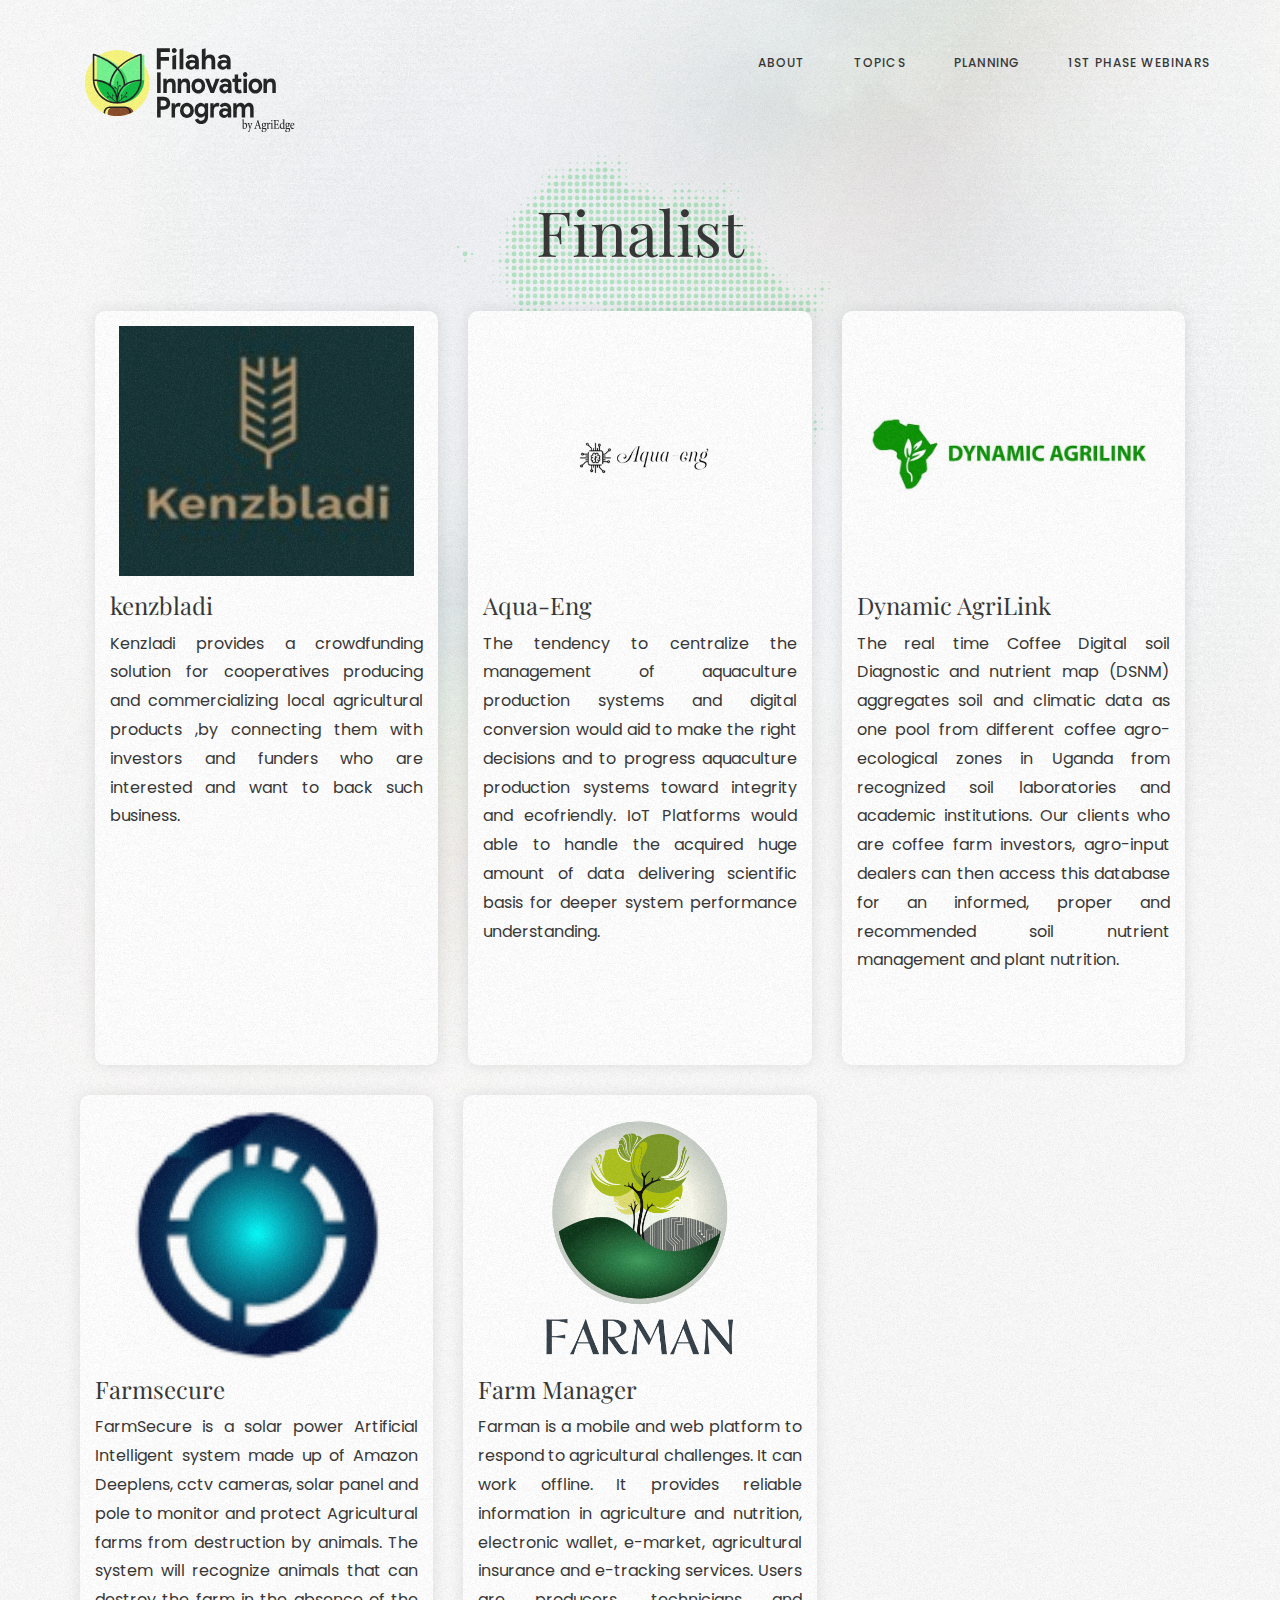
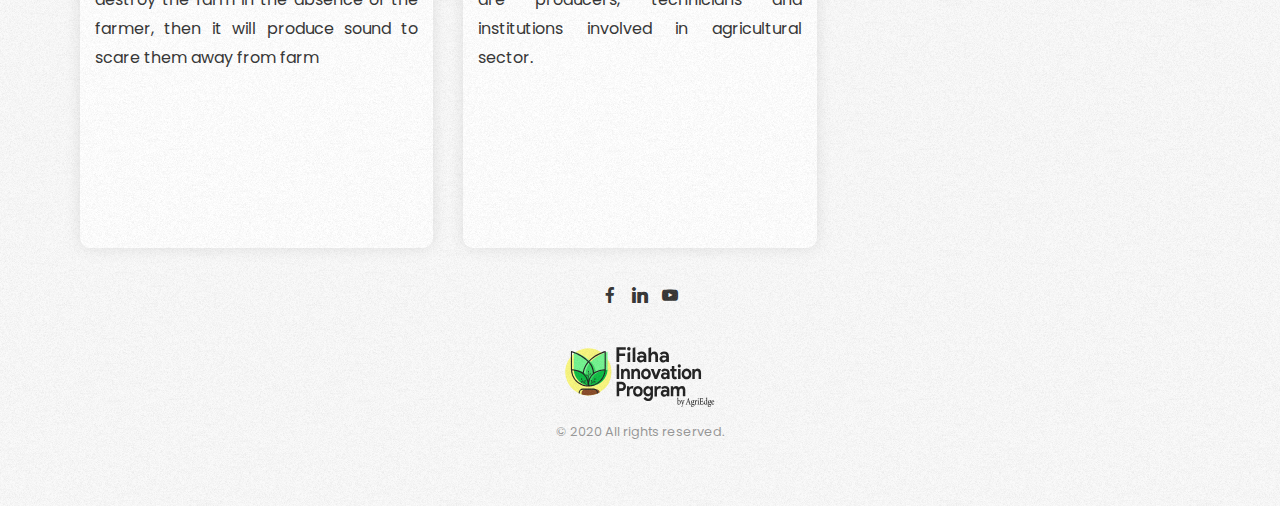
<file: finalist.html>
<!DOCTYPE html>
<html class="basic" lang="en">

<head>
    <meta charset="utf-8">
    <meta http-equiv="x-ua-compatible" content="ie=edge">

    <title>Filaha Innov</title>

    <!-- Behavioral Meta Data -->

    <meta name="viewport" content="width=device-width, initial-scale=1, shrink-to-fit=no">

    <!-- Core Meta Data -->
    <meta name="author" content="AgriEdge">
    <meta name="description" content="FILAHA INNOVATION PROGRAM by AgriEdge">
    <meta name="keywords" content="Digital solutions serving farmers and agricultural cooperatives for a Sustainable agriculture">

    <!-- Favicon -->
    <link rel="apple-touch-icon" sizes="180x180" href="assets/images/favicons/apple-touch-icon.png">
    <link rel="icon" type="image/png" href="assets/images/favicons/favicon-32x32.png" sizes="32x32">
    <link rel="icon" type="image/png" href="assets/images/favicons/favicon-16x16.png" sizes="16x16">
    <link rel="manifest" href="assets/images/favicons/manifest.json">
    <link rel="mask-icon" href="assets/images/favicons/safari-pinned-tab.svg" color="#21252b">
    <meta name="theme-color" content="#00C66B">

    <!-- Facebook -->
    <meta property="fb:app_id" content="">
    <meta property="og:type" content="Filaha Innov" />
    <meta property="og:meta_name" content="AgriEdge" />
    <meta property="og:title" content="FILAHA INNOVATION PROGRAM by AgriEdge" />
    <meta property="og:description" content="Digital solutions serving farmers and agricultural cooperatives for a Sustainable agriculture" />
    <meta property="og:image" content="assets/images/basic/gallery/fillaha.png" />

    <!-- Twitter -->
    <meta name="twitter:card" content="summary_large_image">
    <meta name="twitter:title" content="FILAHA INNOVATION PROGRAM by AgriEdge" />
    <meta name="twitter:description" content="Digital solutions serving farmers and agricultural cooperatives for a Sustainable agriculture" />
    <meta name="twitter:image:src" content="assets/images/basic/gallery/fillaha.png" />
    <meta name="twitter:site" content="@AgriEdge">
    <meta name="twitter:creator" content="@AgriEdge">
    <!-- Other social networks -->
    <link rel="image_src" href="assets/images/basic/gallery/fillaha.png" />
    <!-- Fonts -->
    <link href="https://fonts.googleapis.com/css?family=Playfair+Display" rel="stylesheet">
    <link href="https://fonts.googleapis.com/css?family=Poppins:400,600" rel="stylesheet">
    <link href="assets/stylesheets/basic.css" rel="stylesheet" />
    <link href="css/global.css" rel="stylesheet" />
</head>

<body>
    <!-- Main Content -->
    <main>
        <!-- Hero -->
        <section id="hero" class="hero">

            <div class="hero-content">
                <div class="hero-header">
                    <div class="-logo">
                        <div class="logo_ta7t">
                            <a href="index.html">
                                <svg xmlns="http://www.w3.org/2000/svg" viewBox="0 0 437 175.95">
                                    <defs>
                                        <style>
                                            .cls-1 {
                                                fill: #f9f67d;
                                            }
        
                                            .cls-2 {
                                                fill: #894b28;
                                            }
        
                                            .cls-3 {
                                                fill: #212121;
                                            }
        
                                            .cls-4 {
                                                opacity: 0.2;
                                            }
        
                                            .cls-5 {
                                                fill: #0dbc42;
                                            }
        
                                            .cls-6 {
                                                fill: #73f48f;
                                            }
        
                                            .cls-7 {
                                                fill: #3ad662;
                                            }
        
                                            .cls-8 {
                                                fill: #231f20;
                                            }
                                        </style>
                                    </defs>
                                    <title>Asset 3</title>
                                    <g id="Layer_2" data-name="Layer 2">
                                        <g id="Layer_1-2" data-name="Layer 1">
                                            <path class="cls-1"
                                                d="M135.46,73a69.16,69.16,0,0,1-34.13,59.91c-1.66,1-3.35,1.86-5.09,2.69a4.81,4.81,0,0,1-.51.25c-.4.19-.8.37-1.21.54s-.61.26-.91.39l-.91.38c-.52.21-1,.42-1.57.62a66.84,66.84,0,0,1-16.47,3.87c-1.14.11-2.29.2-3.44.25a.07.07,0,0,1-.09,0h0c-1.11.07-2.23.1-3.36.1a69.15,69.15,0,0,1-6.93-.35A67.08,67.08,0,0,1,48.12,139c-1.28-.39-2.55-.83-3.79-1.29-.52-.2-1-.4-1.57-.62l-.92-.38-.9-.38c-.41-.18-.83-.36-1.22-.56-.17-.08-.35-.16-.51-.25A69.73,69.73,0,0,1,16.59,27.69c.54-.63,1.09-1.25,1.66-1.87l1.65-1.74c.8-.81,1.62-1.61,2.48-2.38.62-.56,1.24-1.13,1.89-1.67.29-.26.58-.49.87-.73s.81-.66,1.22-1c.1-.08.21-.15.3-.23.42-.34.83-.65,1.26-1h0l.84-.62c.27-.2.54-.38.8-.55s.54-.39.82-.56l0,0c.56-.39,1.14-.76,1.72-1.12a66.76,66.76,0,0,1,71.09-.06c.58.37,1.15.75,1.71,1.13.29.18.57.37.86.59s.53.35.79.54l.86.63c.32.23.63.47.94.71s.4.31.6.49h0c.29.22.58.45.86.69s.57.44.85.68h0c1.67,1.41,3.28,2.9,4.81,4.44l1.67,1.75c.56.62,1.11,1.24,1.65,1.87a73.84,73.84,0,0,1,5.22,7A69.68,69.68,0,0,1,135.46,73Z" />
                                            <path class="cls-2"
                                                d="M101.33,132.86c-1.66,1-3.35,1.86-5.09,2.69a4.81,4.81,0,0,1-.51.25c-.4.19-.8.37-1.21.54s-.61.26-.91.39l-.91.38c-.52.21-1,.42-1.57.62a66.84,66.84,0,0,1-16.47,3.87c-1.14.11-2.29.2-3.44.25a.07.07,0,0,1-.09,0h0c-1.11.07-2.23.1-3.36.1a69.15,69.15,0,0,1-6.93-.35A67.08,67.08,0,0,1,48.12,139c-.18-1.81-.38-3.85-.38-4.13a11.22,11.22,0,0,1,5.18-9.5,10.74,10.74,0,0,1,5.8-1.69H90.51A10.85,10.85,0,0,1,98.28,127,11.38,11.38,0,0,1,101.33,132.86Z" />
                                            <path class="cls-3"
                                                d="M89.86,123.7A12.47,12.47,0,0,0,83.62,122H51.83a12.78,12.78,0,0,0-12.65,12.87,4.57,4.57,0,0,0,0,.65c.16.09.34.17.51.25.39.2.81.38,1.22.56l.9.38.92.38a9.11,9.11,0,0,1-.26-2.22,9.43,9.43,0,0,1,9.33-9.5H83.62a9.43,9.43,0,0,1,9.34,9.5,9.11,9.11,0,0,1-.26,2.22l.91-.38c.3-.13.61-.25.91-.39s.81-.35,1.21-.54a4.81,4.81,0,0,0,.51-.25,4.72,4.72,0,0,0,0-.66A12.91,12.91,0,0,0,89.86,123.7Z" />
                                            <g class="cls-4">
                                                <path class="cls-5"
                                                    d="M115.33,68.82a1.25,1.25,0,0,1,0,.19,1.09,1.09,0,0,0,0-.19Z" />
                                            </g>
                                            <path class="cls-6"
                                                d="M124.1,13.59V64c0,1,0,2.07-.09,3.09-1.5,25.34-21.38,45.6-46.23,47.21h-.17c-1,.07-2,.1-3,.1s-2,0-3-.1h-.17C45.6,112.62,25.14,90.75,25.14,64V13.59s31,9.19,50,29.59C94.28,21.88,124.1,13.59,124.1,13.59Z" />
                                            <path class="cls-7"
                                                d="M78.88,110.14a51.11,51.11,0,0,0-3.73-67S42.5,76.37,71.81,110.76C72.84,112,77.73,111.61,78.88,110.14Z" />
                                            <path class="cls-5"
                                                d="M124,67.08c-1.5,25.34-21.38,45.6-46.23,47.21h-.17c-1,.07-2,.1-3,.1C74.62,67.17,121,67.17,121,67.17Z" />
                                            <path class="cls-5"
                                                d="M25.14,67.08c1.49,25.34,21.37,45.6,46.22,47.21h.17c1,.07,2,.1,3,.1,0-47.23-46.36-47.23-46.36-47.23Z" />
                                            <path class="cls-3"
                                                d="M118.21,12.25a1.64,1.64,0,0,0-1.44-.28,101.45,101.45,0,0,0-11,3.92c-.83.33-1.69.7-2.57,1.09C93.78,21.15,81,28.08,70.39,38.53c-.73.73-1.46,1.46-2.16,2.22A95.62,95.62,0,0,0,51.46,27.3,136.61,136.61,0,0,0,32.15,17c-.88-.4-1.75-.76-2.58-1.1-1.62-.67-3.11-1.26-4.43-1.75C21.44,12.8,19,12.07,18.71,12a1.66,1.66,0,0,0-1.46.28,1.69,1.69,0,0,0-.66,1.35V64c0,.88,0,1.76.06,2.65C17.94,92.38,37.72,113.48,63,115.87l1.2.1h.41c1,.07,2,.11,3,.11h.1c1,0,2.1,0,3-.1h.17l.29,0a50.36,50.36,0,0,0,12.26-2.4h0a52,52,0,0,0,35.32-46.29v-.2c.06-1,.1-2,.1-3.08V13.6A1.71,1.71,0,0,0,118.21,12.25ZM66.37,48l.52-.67c.26-.35.52-.66.76-.94a3.45,3.45,0,0,1,.23-.28l.42-.49c.6.67,1.19,1.34,1.76,2.05.23.28.45.57.69.87.63.81,1.24,1.64,1.8,2.48a8,8,0,0,1,.57.86c.26.38.51.76.74,1.15s.55.9.8,1.36.51.9.75,1.36.55,1,.8,1.58.4.84.59,1.26c.26.57.51,1.16.74,1.75.15.37.29.73.43,1.1s.21.56.3.84.28.79.4,1.18.17.52.25.79c.21.64.39,1.27.55,1.92.11.36.19.72.28,1.09s.12.52.18.78a1.49,1.49,0,0,0,0,.18c.12.5.2,1,.3,1.52s.22,1.19.3,1.79a3.58,3.58,0,0,1,.06.37c.08.53.15,1.06.19,1.6,0,.12,0,.25,0,.38A16.65,16.65,0,0,1,81,75.7c.06.68.09,1.34.09,2-.53.46-1,.93-1.56,1.42a40.17,40.17,0,0,0-9.3,13.34h0a43.61,43.61,0,0,0-2.56,7.64c-.07-.33-.16-.65-.24-1v0a42.72,42.72,0,0,0-7.7-15.72h0a38.84,38.84,0,0,0-3.88-4.26h0c-.14-.13-.28-.27-.43-.39-.33-.31-.67-.62-1-.92,0-.67.1-1.36.18-2,0-.26.06-.54.1-.82,0-.47.11-.93.19-1.39s.1-.68.16-1c.09-.48.18-1,.29-1.44.27-1.32.61-2.65,1-4,.11-.37.22-.73.35-1.1s.29-.87.44-1.3c.25-.71.51-1.38.79-2.05.16-.47.35-.9.55-1.35a59,59,0,0,1,4.45-8.41c.08-.11.15-.23.22-.34l.2-.33a1.81,1.81,0,0,1,.18-.27l.61-.9a4,4,0,0,0,.22-.34c.5-.73,1-1.41,1.46-2l.54-.7S66.37,48,66.37,48ZM19.9,64V15.9c.18.06.36.13.54.18l.48.17.12,0,1.06.38.28.1,2.76,1.05.13.06,1.09.43c.4.16.8.31,1.21.5s.86.35,1.29.53c2.6,1.09,5.54,2.41,8.65,4,.91.45,1.82.91,2.74,1.41.42.21.83.43,1.24.66q1.84,1,3.75,2.1l.68.39c1.43.85,2.88,1.73,4.32,2.67a91.27,91.27,0,0,1,15.7,12.65l-.68.8-.13.17-1,1.22c-3.84,5-10.39,14.9-12.43,27.31,0,.18,0,.36-.08.54-.13.73-.21,1.46-.29,2.21a3.37,3.37,0,0,0-.44-.33,46.83,46.83,0,0,0-5.42-3.28A54.61,54.61,0,0,0,36,68h-.06a61,61,0,0,0-10.75-2.22c-1-.11-1.82-.18-2.45-.23l-.48,0c-.54,0-.86,0-.88,0l-1.42,0C19.91,65,19.9,64.49,19.9,64Zm39.49,48-.49-.1-1.13-.22c-.35-.07-.69-.16-1-.24a1.41,1.41,0,0,1-.22-.06l-.62-.15c-.47-.11-.92-.24-1.37-.38s-.64-.18-.94-.28c-.46-.14-.91-.3-1.37-.45s-.75-.27-1.14-.42a.12.12,0,0,1-.08,0l-1.05-.43A48.77,48.77,0,0,1,20.13,68.82l1.16.05s.72,0,1.92.1c.59,0,1.29.11,2.09.19a.2.2,0,0,0,.1,0,55.33,55.33,0,0,1,18.33,5.41,43.53,43.53,0,0,1,7.4,4.74c.55.43,1.08.88,1.59,1.34s1.13,1,1.66,1.58c.3.29.58.59.85.89A36.48,36.48,0,0,1,61.3,92s0,0,0,0a40.66,40.66,0,0,1,2.63,6.85s0,0,0,0a50.78,50.78,0,0,1,1.84,10.33c0,.21,0,.41,0,.62,0,.49.07,1,.1,1.49s0,.91,0,1.37h-.29c-.31,0-.6,0-.91-.05a.18.18,0,0,0-.1,0h-.1l-.37,0c-.48,0-1-.08-1.43-.14a16.92,16.92,0,0,1-1.76-.21c-.49,0-1-.14-1.44-.22h0a.5.5,0,0,0-.13,0Zm54.74-43.11,1.18-.05v.1c0,.23,0,.44-.06.66s0,.37-.07.56c-.05.34-.09.69-.14,1s-.1.69-.17,1-.15.9-.23,1.34c0,.15-.06.31-.1.46-.12.62-.26,1.24-.41,1.85s-.33,1.32-.52,2c-.06.21-.13.42-.2.62-.14.52-.3,1-.48,1.53s-.41,1.18-.63,1.75-.38.94-.58,1.41a5.16,5.16,0,0,1-.21.49c-.21.52-.44,1-.69,1.53a2.46,2.46,0,0,1-.19.4c-.21.44-.43.88-.66,1.3a7.17,7.17,0,0,1-.35.67c-.29.53-.58,1-.89,1.56a.09.09,0,0,1-.06.08q-.37.66-.78,1.29c-.21.34-.43.68-.66,1a1.7,1.7,0,0,1-.27.39c-.27.43-.56.83-.86,1.24-.17.24-.34.46-.53.69s-.49.67-.78,1-.69.85-1.07,1.28-.67.78-1,1.18a6.17,6.17,0,0,1-.5.53c-.29.31-.59.63-.89.93s-.45.44-.68.67l-.81.76a5.8,5.8,0,0,1-.58.52c-.37.35-.75.67-1.13,1-.18.15-.36.31-.54.45s-.58.46-.87.67-.73.58-1.1.84c-.14.12-.3.23-.45.34-.39.28-.78.55-1.18.8-.22.16-.45.31-.68.45-.42.28-.83.55-1.26.79l-.48.28c-.32.19-.65.38-1,.55a10.11,10.11,0,0,1-1,.56c-.51.26-1,.53-1.54.77s-1.27.6-1.92.87c0,0,0,0-.08,0-.63.26-1.27.52-1.92.76l0,0c-.62.24-1.26.45-1.89.65a.86.86,0,0,1-.21.07c-.51.15-1,.31-1.54.45-.21.07-.43.13-.65.18-.64.17-1.29.32-1.94.46s-1.43.3-2.15.43c-.33,0-.66.11-1,.15H74.5c-.22,0-.46.07-.68.1a3.31,3.31,0,0,1-.55.07c-.52.07-1,.12-1.58.16a2.45,2.45,0,0,1-.46,0,0,0,0,0,1,0,0h0a1.78,1.78,0,0,1-.39,0,.22.22,0,0,0-.11,0H70.6l-.8,0h-.4l0-1.35c0-.59.07-1.18.11-1.75,0-.07,0-.13,0-.18,0-.44.07-.85.13-1.27h0c0-.23,0-.44,0-.65.07-.64.15-1.29.25-1.92.23-1.64.54-3.23.91-4.76.07-.34.17-.66.25-1,.12-.49.26-1,.4-1.43s.29-.9.44-1.37h0a39.41,39.41,0,0,1,4.6-9.39c.29-.44.59-.86.9-1.28.45-.6.92-1.21,1.42-1.8a9.3,9.3,0,0,1,.66-.77c.45-.52.93-1,1.42-1.51s1.13-1.1,1.72-1.63,1.13-1,1.71-1.43l.83-.64c.27-.21.55-.4.82-.6.47-.34,1-.66,1.45-1,.26-.17.52-.34.78-.49s.65-.41,1-.59l.26-.16c.65-.38,1.33-.74,2-1.09a54.33,54.33,0,0,1,14.21-4.8h0A50,50,0,0,1,114.13,68.87ZM115.55,64c0,.49,0,1,0,1.46l-1.45,0a59.2,59.2,0,0,0-24.86,6.68,47.38,47.38,0,0,0-4.9,3A52.48,52.48,0,0,0,72.83,45.77c-.18-.24-.36-.46-.55-.68-.55-.66-1.12-1.31-1.71-2,.7-.75,1.43-1.48,2.16-2.2l.11-.1,1-1,1.29-1.2c.69-.62,1.39-1.23,2.11-1.83a97.57,97.57,0,0,1,10-7.36l1.9-1.2c.8-.49,1.58-1,2.37-1.43l.06-.05c.77-.45,1.53-.88,2.28-1.3s1.63-.9,2.41-1.31l1.18-.62c2.3-1.19,4.5-2.24,6.56-3.15l2-.89c1.07-.46,2.09-.88,3-1.26h0a3.19,3.19,0,0,1,.35-.14l1.87-.72c1.76-.67,3.23-1.18,4.31-1.53Z" />
                                            <path class="cls-6" d="M68.24,43.18l0,0,0,0,0,0Z" />
                                            <path class="cls-8"
                                                d="M69.21,113.21a.51.51,0,0,1-.43-.23.54.54,0,0,1,.14-.74c.12-.08,12.42-8.59,17.33-17.91a.51.51,0,0,1,.7-.22.53.53,0,0,1,.21.71c-5,9.56-17.15,18-17.66,18.3A.52.52,0,0,1,69.21,113.21Z" />
                                            <path class="cls-8"
                                                d="M87.18,95.18a1.67,1.67,0,1,1,1.64-1.67A1.66,1.66,0,0,1,87.18,95.18Zm0-2.29a.61.61,0,0,0-.6.62.6.6,0,0,0,.6.61.61.61,0,0,0,.61-.61A.62.62,0,0,0,87.18,92.89Z" />
                                            <path class="cls-8"
                                                d="M76.61,100.43a1.67,1.67,0,1,1,1.64-1.67A1.66,1.66,0,0,1,76.61,100.43Zm0-2.29a.62.62,0,0,0,0,1.24.62.62,0,0,0,0-1.24Z" />
                                            <path class="cls-8"
                                                d="M86.91,104a1.67,1.67,0,1,1,1.64-1.67A1.66,1.66,0,0,1,86.91,104Zm0-2.28a.61.61,0,0,0-.61.61.61.61,0,1,0,1.21,0A.6.6,0,0,0,86.91,101.76Z" />
                                            <path class="cls-8"
                                                d="M76.44,107.41a.79.79,0,0,1-.2,0,.53.53,0,0,1-.28-.69s1.55-3.88.58-6.6a.54.54,0,0,1,.31-.67.52.52,0,0,1,.67.31c1.1,3.11-.53,7.19-.6,7.36A.53.53,0,0,1,76.44,107.41Z" />
                                            <path class="cls-8"
                                                d="M79.83,104.15a.5.5,0,0,1-.4-.19.53.53,0,0,1,.07-.74,9.23,9.23,0,0,1,6.43-1.91.53.53,0,0,1,.47.57.53.53,0,0,1-.57.48A8.32,8.32,0,0,0,80.16,104,.48.48,0,0,1,79.83,104.15Z" />
                                            <path class="cls-8"
                                                d="M67.68,100.64h-.1a.52.52,0,0,1-.41-.61c0-.16,3-16.74.87-27.13a.52.52,0,0,1,.4-.62.51.51,0,0,1,.61.41c2.14,10.59-.84,27.36-.87,27.53A.5.5,0,0,1,67.68,100.64Z" />
                                            <path class="cls-8"
                                                d="M68.24,73.32h-.15a1.62,1.62,0,0,1-1.11-.6A1.66,1.66,0,0,1,68.38,70a1.61,1.61,0,0,1,1.11.59,1.7,1.7,0,0,1-.2,2.36A1.63,1.63,0,0,1,68.24,73.32Zm0-2.28a.6.6,0,0,0-.39.14.62.62,0,0,0,.33,1.09.63.63,0,0,0,.44-.14.62.62,0,0,0,.08-.87.56.56,0,0,0-.41-.22Z" />
                                            <path class="cls-8"
                                                d="M63.43,84.26h-.15a1.61,1.61,0,0,1-1.11-.59,1.7,1.7,0,0,1-.38-1.22,1.68,1.68,0,0,1,.59-1.14,1.61,1.61,0,0,1,1.19-.38,1.59,1.59,0,0,1,1.11.6,1.67,1.67,0,0,1,.38,1.22,1.71,1.71,0,0,1-.58,1.13A1.64,1.64,0,0,1,63.43,84.26Zm0-2.29a.62.62,0,0,0-.38.14A.62.62,0,0,0,63,83a.56.56,0,0,0,.41.22.59.59,0,0,0,.44-.14.62.62,0,0,0,.22-.42.67.67,0,0,0-.14-.45A.62.62,0,0,0,63.42,82Z" />
                                            <path class="cls-8"
                                                d="M73.61,80.31h-.15a1.61,1.61,0,0,1-1.11-.59A1.69,1.69,0,0,1,72,78.49a1.67,1.67,0,0,1,.58-1.13,1.57,1.57,0,0,1,1.2-.38,1.61,1.61,0,0,1,1.11.59,1.68,1.68,0,0,1-.21,2.35A1.6,1.6,0,0,1,73.61,80.31Zm0-2.29a.59.59,0,0,0-.38.14.62.62,0,0,0-.08.87.56.56,0,0,0,.41.22.55.55,0,0,0,.44-.14.63.63,0,0,0,.08-.87.59.59,0,0,0-.41-.21Z" />
                                            <path class="cls-8"
                                                d="M69,90a.52.52,0,0,1-.48-.33c0-.05-1.84-4.54-4.31-6a.54.54,0,0,1-.19-.73.52.52,0,0,1,.71-.19c2.78,1.65,4.67,6.32,4.75,6.52a.54.54,0,0,1-.29.69A.65.65,0,0,1,69,90Z" />
                                            <path class="cls-8"
                                                d="M69.22,86.46h0a.53.53,0,0,1-.49-.56c0-.22.39-5.29,3.48-7.44a.52.52,0,0,1,.72.14.54.54,0,0,1-.13.73c-2.69,1.86-3,6.59-3,6.64A.52.52,0,0,1,69.22,86.46Z" />
                                            <path class="cls-8"
                                                d="M65.78,113.21a.5.5,0,0,1-.29-.09c-.52-.35-12.64-8.74-17.67-18.3a.54.54,0,0,1,.21-.71.51.51,0,0,1,.7.22c4.92,9.33,17.21,17.83,17.33,17.91a.54.54,0,0,1,.14.74A.51.51,0,0,1,65.78,113.21Z" />
                                            <path class="cls-8"
                                                d="M47.8,95.18a1.67,1.67,0,1,1,1.64-1.67A1.66,1.66,0,0,1,47.8,95.18Zm0-2.29a.61.61,0,0,0-.6.62.61.61,0,1,0,1.21,0A.61.61,0,0,0,47.8,92.89Z" />
                                            <path class="cls-8"
                                                d="M58.37,100.43A1.67,1.67,0,1,1,60,98.76,1.65,1.65,0,0,1,58.37,100.43Zm0-2.29a.62.62,0,1,0,.61.62A.61.61,0,0,0,58.37,98.14Z" />
                                            <path class="cls-8"
                                                d="M48.08,104a1.67,1.67,0,1,1,1.63-1.67A1.65,1.65,0,0,1,48.08,104Zm0-2.28a.61.61,0,0,0-.61.61.61.61,0,1,0,1.21,0A.6.6,0,0,0,48.08,101.76Z" />
                                            <path class="cls-8"
                                                d="M58.54,107.41a.52.52,0,0,1-.47-.33c-.07-.17-1.71-4.25-.6-7.36a.51.51,0,0,1,.66-.31.52.52,0,0,1,.31.67c-1,2.72.57,6.56.58,6.6a.53.53,0,0,1-.28.69A.65.65,0,0,1,58.54,107.41Z" />
                                            <path class="cls-8"
                                                d="M55.16,104.15a.47.47,0,0,1-.33-.12,8.36,8.36,0,0,0-5.68-1.67.53.53,0,0,1-.1-1,9.22,9.22,0,0,1,6.44,1.91.53.53,0,0,1,.07.74A.5.5,0,0,1,55.16,104.15Z" />
                                            <path class="cls-3"
                                                d="M150.23.49h27.24V8.31H158.33V18.93h17.22v7.82H158.33V44.21h-8.1Z" />
                                            <path class="cls-3"
                                                d="M190.13,1.5A4.93,4.93,0,0,0,186.52,0,5,5,0,0,0,183,1.5a5.37,5.37,0,0,0-1.07,1.62,5.07,5.07,0,0,0-.39,2,5.16,5.16,0,0,0,.39,2A5.33,5.33,0,0,0,183,8.76a5.19,5.19,0,0,0,1.62,1.11,5.22,5.22,0,0,0,2,.39,4.93,4.93,0,0,0,3.61-1.5,4.91,4.91,0,0,0,1.5-3.63A4.94,4.94,0,0,0,190.13,1.5Zm-7.5,15.09V44.21h7.86V14.31Z" />
                                            <path class="cls-3" d="M197.69,2.79V44.21h7.85V.5Z" />
                                            <path class="cls-3"
                                                d="M230.08,41h-.48A13.44,13.44,0,0,1,226.27,44a9.34,9.34,0,0,1-5,1.22,12.18,12.18,0,0,1-4.29-.76,11.07,11.07,0,0,1-3.51-2.11,9.49,9.49,0,0,1-2.34-3.24,10.09,10.09,0,0,1-.84-4.15,9.46,9.46,0,0,1,.9-4.18,9.56,9.56,0,0,1,2.52-3.21,11.42,11.42,0,0,1,3.81-2,15.49,15.49,0,0,1,4.77-.71,20.61,20.61,0,0,1,4.74.46,22.69,22.69,0,0,1,3.06.95v-.92a4.92,4.92,0,0,0-1.86-3.94,7,7,0,0,0-4.62-1.55,8.58,8.58,0,0,0-6.9,3.48l-5.7-4a15.35,15.35,0,0,1,12.78-6q6.84,0,10.44,3.27t3.6,9.68v18h-7.74Zm0-9A16.33,16.33,0,0,0,227.23,31,12.49,12.49,0,0,0,224,30.6a6.67,6.67,0,0,0-4.35,1.25,3.83,3.83,0,0,0-1.53,3.08,3.47,3.47,0,0,0,1.47,2.93A5.53,5.53,0,0,0,223,39a7.15,7.15,0,0,0,5.13-2.11,6.72,6.72,0,0,0,1.44-2.19A6.84,6.84,0,0,0,230.08,32.06Z" />
                                            <path class="cls-3"
                                                d="M269.3,16.73c-1.83-2.28-4.64-3.41-8.44-3.41a10.48,10.48,0,0,0-5.31,1.37,9.88,9.88,0,0,0-3.63,3.51h-.48l.48-5.44V.5l-7.85,2.27V44.21h7.85V29.62a13.19,13.19,0,0,1,.45-3.45,9.07,9.07,0,0,1,1.33-2.84,6.62,6.62,0,0,1,2.12-1.93,5.81,5.81,0,0,1,2.89-.7,5.07,5.07,0,0,1,4,1.63,6.82,6.82,0,0,1,1.44,4.72V44.21H272V26.08Q272,20.16,269.3,16.73Z" />
                                            <path class="cls-3"
                                                d="M296.32,41h-.48A13.44,13.44,0,0,1,292.51,44a9.34,9.34,0,0,1-5,1.22,12.18,12.18,0,0,1-4.29-.76,11.07,11.07,0,0,1-3.51-2.11,9.49,9.49,0,0,1-2.34-3.24,10.09,10.09,0,0,1-.84-4.15,9.46,9.46,0,0,1,.9-4.18,9.56,9.56,0,0,1,2.52-3.21,11.42,11.42,0,0,1,3.81-2,15.49,15.49,0,0,1,4.77-.71,20.61,20.61,0,0,1,4.74.46,22.69,22.69,0,0,1,3.06.95v-.92a4.92,4.92,0,0,0-1.86-3.94,7,7,0,0,0-4.62-1.55,8.58,8.58,0,0,0-6.9,3.48l-5.7-4a15.35,15.35,0,0,1,12.78-6q6.84,0,10.44,3.27t3.6,9.68v18h-7.74Zm0-9A16.33,16.33,0,0,0,293.47,31a12.49,12.49,0,0,0-3.21-.39,6.67,6.67,0,0,0-4.35,1.25,3.83,3.83,0,0,0-1.53,3.08,3.47,3.47,0,0,0,1.47,2.93,5.53,5.53,0,0,0,3.39,1.1,7.15,7.15,0,0,0,5.13-2.11,6.72,6.72,0,0,0,1.44-2.19A6.84,6.84,0,0,0,296.32,32.06Z" />
                                            <path class="cls-3" d="M150.78,50.81h7.43v43h-7.43Z" />
                                            <path class="cls-3"
                                                d="M170.54,68.21H171a9.49,9.49,0,0,1,3.41-3.51,9.31,9.31,0,0,1,4.9-1.29,10.4,10.4,0,0,1,4.45.9,8.26,8.26,0,0,1,3.17,2.55,11.72,11.72,0,0,1,1.87,4,19.48,19.48,0,0,1,.63,5.13V93.77H182.2V76.91a7.2,7.2,0,0,0-1.29-4.71,4.66,4.66,0,0,0-3.77-1.53,4.89,4.89,0,0,0-2.61.69,6.32,6.32,0,0,0-1.93,1.86A8.92,8.92,0,0,0,171.39,76a13.69,13.69,0,0,0-.41,3.39v14.4h-7.21V64.37h6.77Z" />
                                            <path class="cls-3"
                                                d="M200.64,68.21h.44a9.49,9.49,0,0,1,3.41-3.51,9.31,9.31,0,0,1,4.9-1.29,10.4,10.4,0,0,1,4.45.9A8.26,8.26,0,0,1,217,66.86a11.72,11.72,0,0,1,1.87,4,19.48,19.48,0,0,1,.63,5.13V93.77H212.3V76.91A7.2,7.2,0,0,0,211,72.2a4.66,4.66,0,0,0-3.77-1.53,4.89,4.89,0,0,0-2.61.69,6.21,6.21,0,0,0-1.93,1.86A8.69,8.69,0,0,0,201.49,76a13.23,13.23,0,0,0-.41,3.39v14.4h-7.21V64.37h6.77Z" />
                                            <path class="cls-3"
                                                d="M236.73,63.41a13.91,13.91,0,0,1,5.75,1.17A13.58,13.58,0,0,1,247,67.82a15.12,15.12,0,0,1,3,5,19.08,19.08,0,0,1,0,12.6,15.12,15.12,0,0,1-3,4.95,13.58,13.58,0,0,1-4.52,3.24,14.71,14.71,0,0,1-11.5,0,13.64,13.64,0,0,1-4.51-3.24,15,15,0,0,1-3-4.95,19.08,19.08,0,0,1,0-12.6,15,15,0,0,1,3-5A13.64,13.64,0,0,1,231,64.58,13.91,13.91,0,0,1,236.73,63.41Zm0,24.06a6.54,6.54,0,0,0,2.67-.57,6.83,6.83,0,0,0,2.29-1.65,7.83,7.83,0,0,0,1.56-2.64,11.09,11.09,0,0,0,0-7.08,7.83,7.83,0,0,0-1.56-2.64,6.83,6.83,0,0,0-2.29-1.65,6.54,6.54,0,0,0-2.67-.57,6.46,6.46,0,0,0-2.69.57,6.82,6.82,0,0,0-2.26,1.65,8,8,0,0,0-1.57,2.64,11.09,11.09,0,0,0,0,7.08,8,8,0,0,0,1.57,2.64A6.82,6.82,0,0,0,234,86.9,6.46,6.46,0,0,0,236.73,87.47Z" />
                                            <path class="cls-3"
                                                d="M250.76,64.37H259l6.72,18.72h.38l6.77-18.72H281l-11.61,29.4h-7.1Z" />
                                            <path class="cls-3"
                                                d="M298.86,90.65h-.44a12.72,12.72,0,0,1-3.06,2.88,8.07,8.07,0,0,1-4.59,1.2,10.35,10.35,0,0,1-3.94-.75,10,10,0,0,1-3.21-2.07,9.17,9.17,0,0,1-2.15-3.18,10.63,10.63,0,0,1-.77-4.08,9.89,9.89,0,0,1,.82-4.11,9.25,9.25,0,0,1,2.31-3.15,10.27,10.27,0,0,1,3.5-2,13.39,13.39,0,0,1,4.37-.69,17.49,17.49,0,0,1,4.35.45,20,20,0,0,1,2.81.93v-.9a5,5,0,0,0-1.71-3.87,6.11,6.11,0,0,0-4.23-1.53,7.69,7.69,0,0,0-6.33,3.42l-5.23-3.9a13.74,13.74,0,0,1,11.72-5.88q6.27,0,9.57,3.21T306,76.13V93.77h-7.1Zm0-8.82a14.34,14.34,0,0,0-2.62-1,10.56,10.56,0,0,0-2.94-.39,5.88,5.88,0,0,0-4,1.23,3.89,3.89,0,0,0-1.4,3,3.5,3.5,0,0,0,1.35,2.88,4.8,4.8,0,0,0,3.1,1.08A6.15,6.15,0,0,0,295,88a6.51,6.51,0,0,0,3.38-3.66A7.16,7.16,0,0,0,298.86,81.83Z" />
                                            <path class="cls-3"
                                                d="M312.61,71.09h-4.73V64.37h4.73v-9h7.21v9h6.6v6.72h-6.6V82.84a9.92,9.92,0,0,0,.19,2,3.22,3.22,0,0,0,.75,1.51,2.61,2.61,0,0,0,2.2,1,4.23,4.23,0,0,0,1.48-.21,4.47,4.47,0,0,0,1.05-.57l2,6.9a11.39,11.39,0,0,1-2.73,1,14.55,14.55,0,0,1-3.22.33,9.08,9.08,0,0,1-3.66-.7,7.69,7.69,0,0,1-2.72-1.93q-2.59-2.76-2.59-7.84Z" />
                                            <path class="cls-3"
                                                d="M334.51,60.41a4.28,4.28,0,0,1-1.79-.39,4.63,4.63,0,0,1-1.48-1.08,5.2,5.2,0,0,1-1-1.59,5.63,5.63,0,0,1,0-4,5.2,5.2,0,0,1,1-1.59,4.63,4.63,0,0,1,1.48-1.08,4.28,4.28,0,0,1,1.79-.39,4.34,4.34,0,0,1,3.3,1.47,5.31,5.31,0,0,1,0,7.14A4.34,4.34,0,0,1,334.51,60.41Zm-3.57,33.36V64.37h7.2v29.4Z" />
                                            <path class="cls-3"
                                                d="M355.75,63.41a13.91,13.91,0,0,1,5.75,1.17A13.54,13.54,0,0,1,366,67.82a15,15,0,0,1,3,5,19.08,19.08,0,0,1,0,12.6,15,15,0,0,1-3,4.95,13.54,13.54,0,0,1-4.51,3.24,14.71,14.71,0,0,1-11.5,0,13.54,13.54,0,0,1-4.51-3.24,14.79,14.79,0,0,1-3-4.95,19.08,19.08,0,0,1,0-12.6,14.79,14.79,0,0,1,3-5A13.54,13.54,0,0,1,350,64.58,13.91,13.91,0,0,1,355.75,63.41Zm0,24.06a6.54,6.54,0,0,0,2.67-.57,6.8,6.8,0,0,0,2.28-1.65,7.85,7.85,0,0,0,1.57-2.64,11.09,11.09,0,0,0,0-7.08,7.85,7.85,0,0,0-1.57-2.64,6.8,6.8,0,0,0-2.28-1.65,6.54,6.54,0,0,0-2.67-.57,6.46,6.46,0,0,0-2.69.57,6.82,6.82,0,0,0-2.26,1.65,8,8,0,0,0-1.57,2.64,11.09,11.09,0,0,0,0,7.08,8,8,0,0,0,1.57,2.64,6.82,6.82,0,0,0,2.26,1.65A6.46,6.46,0,0,0,355.75,87.47Z" />
                                            <path class="cls-3"
                                                d="M379.41,68.21h.44a9.57,9.57,0,0,1,3.41-3.51,9.36,9.36,0,0,1,4.9-1.29,10.45,10.45,0,0,1,4.46.9,8.23,8.23,0,0,1,3.16,2.55,11.53,11.53,0,0,1,1.87,4,19.06,19.06,0,0,1,.64,5.13V93.77h-7.21V76.91a7.2,7.2,0,0,0-1.29-4.71A4.67,4.67,0,0,0,386,70.67a4.93,4.93,0,0,0-2.62.69,6.29,6.29,0,0,0-1.92,1.86A8.47,8.47,0,0,0,380.27,76a13.23,13.23,0,0,0-.42,3.39v14.4h-7.21V64.37h6.77Z" />
                                            <path class="cls-3"
                                                d="M150.78,144.77v-43h13.87a13.94,13.94,0,0,1,5.26,1,12.8,12.8,0,0,1,4.26,2.79,13.17,13.17,0,0,1,2.86,4.29,14,14,0,0,1,1.05,5.49,14.15,14.15,0,0,1-1.05,5.55,13.17,13.17,0,0,1-2.86,4.29,12.8,12.8,0,0,1-4.26,2.79,13.94,13.94,0,0,1-5.26,1h-6.44v15.78Zm14-23.46a5.37,5.37,0,0,0,4.4-1.8,6.32,6.32,0,0,0,1.49-4.14,7,7,0,0,0-.36-2.22,5.12,5.12,0,0,0-1.1-1.89,5.35,5.35,0,0,0-1.84-1.29,6.47,6.47,0,0,0-2.59-.48h-6.55v11.82Z" />
                                            <path class="cls-3"
                                                d="M181,115.37h6.77v4.08h.44a7.61,7.61,0,0,1,1.32-2,9.92,9.92,0,0,1,1.85-1.57,9.75,9.75,0,0,1,2.2-1.07,6.93,6.93,0,0,1,2.34-.42,7.64,7.64,0,0,1,2.44.34,6.15,6.15,0,0,1,1.74.86l-1.93,7a6.52,6.52,0,0,0-1.46-.57,7.75,7.75,0,0,0-1.95-.21,5.78,5.78,0,0,0-2.7.64,6,6,0,0,0-2.06,1.78,8.5,8.5,0,0,0-1.32,2.68,11.54,11.54,0,0,0-.47,3.35v14.47H181Z" />
                                            <path class="cls-3"
                                                d="M213,114.41a13.91,13.91,0,0,1,5.75,1.17,13.54,13.54,0,0,1,4.51,3.24,14.79,14.79,0,0,1,3,5,18.92,18.92,0,0,1,0,12.6,14.79,14.79,0,0,1-3,4.95,13.54,13.54,0,0,1-4.51,3.24,14.71,14.71,0,0,1-11.5,0,13.54,13.54,0,0,1-4.51-3.24,15,15,0,0,1-3-4.95,19.08,19.08,0,0,1,0-12.6,15,15,0,0,1,3-5,13.54,13.54,0,0,1,4.51-3.24A13.91,13.91,0,0,1,213,114.41Zm0,24.06a6.57,6.57,0,0,0,2.67-.57,6.8,6.8,0,0,0,2.28-1.65,8,8,0,0,0,1.57-2.64,11.09,11.09,0,0,0,0-7.08,8,8,0,0,0-1.57-2.64,6.8,6.8,0,0,0-2.28-1.65,6.57,6.57,0,0,0-2.67-.57,6.51,6.51,0,0,0-2.7.57,6.89,6.89,0,0,0-2.25,1.65,7.85,7.85,0,0,0-1.57,2.64,11.09,11.09,0,0,0,0,7.08,7.85,7.85,0,0,0,1.57,2.64,6.89,6.89,0,0,0,2.25,1.65A6.51,6.51,0,0,0,213,138.47Z" />
                                            <path class="cls-3"
                                                d="M242.9,158.69a14.81,14.81,0,0,1-5.09-.81,14,14,0,0,1-3.88-2.1,13.43,13.43,0,0,1-2.75-2.85,11.28,11.28,0,0,1-1.6-3.12l6.88-3a7,7,0,0,0,2.53,3.63,6.46,6.46,0,0,0,3.91,1.29,6.6,6.6,0,0,0,5.39-2.41,10.2,10.2,0,0,0,2-6.65v-2h-.44a9,9,0,0,1-3.33,3,10.12,10.12,0,0,1-4.87,1.11,10.86,10.86,0,0,1-4.7-1.07,12.2,12.2,0,0,1-4.05-3.06,15.9,15.9,0,0,1-2.86-4.78,17,17,0,0,1-1.1-6.24,17.18,17.18,0,0,1,1.1-6.26,15.87,15.87,0,0,1,2.86-4.82,12.47,12.47,0,0,1,4.05-3.06,11,11,0,0,1,4.7-1.07,10.12,10.12,0,0,1,4.87,1.11,9,9,0,0,1,3.33,3h.44v-3.18h6.88v27.3a20,20,0,0,1-1,6.69,14.67,14.67,0,0,1-2.91,5,12.68,12.68,0,0,1-4.49,3.18A14.7,14.7,0,0,1,242.9,158.69Zm.27-21a6.78,6.78,0,0,0,2.62-.53,6.54,6.54,0,0,0,2.28-1.56,7.69,7.69,0,0,0,1.59-2.53,9,9,0,0,0,.61-3.45,9.25,9.25,0,0,0-.61-3.47,7.63,7.63,0,0,0-1.59-2.56,6.7,6.7,0,0,0-2.28-1.57,7,7,0,0,0-2.62-.53,6.58,6.58,0,0,0-4.84,2.12,8.42,8.42,0,0,0-1.6,2.57,10.19,10.19,0,0,0,0,6.89,7.88,7.88,0,0,0,1.6,2.53,6.7,6.7,0,0,0,4.84,2.09Z" />
                                            <path class="cls-3"
                                                d="M261.82,115.37h6.77v4.08H269a7.61,7.61,0,0,1,1.32-2,9.73,9.73,0,0,1,4-2.64,7,7,0,0,1,2.34-.42,7.71,7.71,0,0,1,2.45.34,6.22,6.22,0,0,1,1.73.86l-1.93,7a6.34,6.34,0,0,0-1.46-.57,7.75,7.75,0,0,0-1.95-.21,5.78,5.78,0,0,0-2.7.64,6,6,0,0,0-2.06,1.78A8.5,8.5,0,0,0,269.5,127a11.54,11.54,0,0,0-.47,3.35v14.47h-7.21Z" />
                                            <path class="cls-3"
                                                d="M298.25,141.65h-.44a12.49,12.49,0,0,1-3.05,2.88,8.1,8.1,0,0,1-4.6,1.2,10.34,10.34,0,0,1-3.93-.75,10.11,10.11,0,0,1-3.22-2.07,9.31,9.31,0,0,1-2.15-3.18,10.63,10.63,0,0,1-.77-4.08,9.89,9.89,0,0,1,.83-4.11,9.25,9.25,0,0,1,2.31-3.15,10.14,10.14,0,0,1,3.49-2,13.41,13.41,0,0,1,4.38-.69,17.49,17.49,0,0,1,4.35.45,19.85,19.85,0,0,1,2.8.93v-.9a5,5,0,0,0-1.7-3.87,6.12,6.12,0,0,0-4.24-1.53,7.71,7.71,0,0,0-6.33,3.42l-5.23-3.9a13.75,13.75,0,0,1,11.72-5.88q6.28,0,9.58,3.21t3.3,9.51v17.64h-7.1Zm0-8.82a14,14,0,0,0-2.61-1.05,10.58,10.58,0,0,0-2.95-.39,5.83,5.83,0,0,0-4,1.23,3.87,3.87,0,0,0-1.41,3,3.5,3.5,0,0,0,1.35,2.88,4.82,4.82,0,0,0,3.11,1.08,6.14,6.14,0,0,0,2.64-.57,6.52,6.52,0,0,0,2.06-1.5,6.61,6.61,0,0,0,1.32-2.16A6.94,6.94,0,0,0,298.25,132.83Z" />
                                            <path class="cls-3"
                                                d="M309.59,115.37h6.77v3.84h.44a9.85,9.85,0,0,1,3.43-3.48,9.12,9.12,0,0,1,4.82-1.32,8.4,8.4,0,0,1,5.17,1.56,8.51,8.51,0,0,1,3,3.84,11.67,11.67,0,0,1,3.58-3.81,9.65,9.65,0,0,1,5.61-1.59,9.83,9.83,0,0,1,4.29.87,8,8,0,0,1,3,2.43,10.89,10.89,0,0,1,1.79,3.75,17.6,17.6,0,0,1,.61,4.77v18.54h-7.21v-17.1c0-4-1.51-6-4.51-6a4.64,4.64,0,0,0-2.53.69,5.87,5.87,0,0,0-1.85,1.86,9.59,9.59,0,0,0-1.15,2.79,13.83,13.83,0,0,0-.42,3.48v14.28h-7.2v-17.1q0-6-4.74-6a4.31,4.31,0,0,0-2.42.69,5.82,5.82,0,0,0-1.76,1.86,9.56,9.56,0,0,0-1.1,2.79,14.85,14.85,0,0,0-.38,3.48v14.28h-7.21Z" />
                                            <path class="cls-3"
                                                d="M333,156.2a2.51,2.51,0,0,1,1.13-.33c2.56,0,4.61,2.66,4.61,6,0,3.85-2.7,7.15-5.81,7.12a7.73,7.73,0,0,1-3.68-1V152.19c0-1.72-.08-1.9-1.54-2v-.77a19.24,19.24,0,0,0,3.59-1v8.68Zm-1.7,9.19a2.93,2.93,0,0,0,.12,1,2.48,2.48,0,0,0,2.18,1.49c1.87,0,2.85-2,2.85-5.26s-1.58-5.1-3.41-5.1a3.64,3.64,0,0,0-1.74.48Z" />
                                            <path class="cls-3"
                                                d="M350.12,157c-1.2.22-1.45.45-2,2.05s-1.21,3.52-2.77,8.25c-1.53,4.53-1.95,6.31-2.34,7.8-.14.6-.4.75-.72.75a1.53,1.53,0,0,1-1.49-1.44,1.34,1.34,0,0,1,.53-1,5.85,5.85,0,0,0,1.63-2.08c.44-1.06.77-2,.89-2.37a2,2,0,0,0-.06-1.14c-1-3.37-2.26-6.92-2.91-8.8-.49-1.49-.71-1.82-2-2v-.8h4.9v.8c-1.06.2-1.19.46-.89,1.48l2.18,6.77c.62-1.88,1.54-4.92,2-6.66.27-1,.09-1.37-1.23-1.59v-.8h4.26Z" />
                                            <path class="cls-3"
                                                d="M362.58,168.64v-.84c1.51-.23,1.66-.52,1.34-1.62s-.74-2.44-1.21-4.1h-4.93c-.35,1.2-.7,2.29-1,3.4-.51,1.83-.14,2.05,1.76,2.32v.84h-5.44v-.84c1.46-.23,1.83-.44,2.64-3l4.82-14.79.82-.18c1.46,4.84,3.07,10.13,4.54,15,.77,2.49,1,2.71,2.6,2.94v.84Zm-2.27-14.78c-.73,2.36-1.5,4.81-2.18,7h4.24Z" />
                                            <path class="cls-3"
                                                d="M372.15,164.46a2.09,2.09,0,0,0-.71,1.33c0,.5.41,1.07,1.43,1.07l2.61,0a3.1,3.1,0,0,1,3.41,3.4c0,3-2.93,5.71-6,5.71-2.7,0-4.12-1.85-4.15-3.5a2.35,2.35,0,0,1,.6-1.6,26.31,26.31,0,0,1,1.88-1.92,3.24,3.24,0,0,1-1.75-1.53,2.94,2.94,0,0,1-.29-1.28,5.5,5.5,0,0,0,2.2-2Zm1.11.28a4,4,0,0,1-4-4.26,4.39,4.39,0,0,1,4.24-4.68,4.29,4.29,0,0,1,2.31.71,13.09,13.09,0,0,0,3.13-.42l.14.25a3.58,3.58,0,0,1-.87,1.55c-.35,0-1.1-.12-1.43-.15a4.82,4.82,0,0,1,.66,2.53A4.13,4.13,0,0,1,373.26,164.74Zm.49,4.28c-1.14,0-1.67.16-2.07.58a3.21,3.21,0,0,0-1,2.18,2.85,2.85,0,0,0,3.13,2.7,3,3,0,0,0,3.36-3.08,2.13,2.13,0,0,0-1.07-2A5.34,5.34,0,0,0,373.75,169Zm-.48-12.28c-1,0-1.88,1.13-1.88,3.33s.86,3.74,2.1,3.74c1-.05,1.84-1.11,1.84-3.36S374.54,156.74,373.27,156.74Z" />
                                            <path class="cls-3"
                                                d="M384.71,168.64h-5.49v-.83c1.42-.17,1.56-.31,1.56-2.12v-5.93c0-1.78-.09-1.88-1.4-2.09v-.74a12.48,12.48,0,0,0,3.45-1.14v3.1c.85-1.56,1.81-3,2.93-3a1.35,1.35,0,0,1,1.38,1.42,2.12,2.12,0,0,1-.86,1.7.43.43,0,0,1-.63-.07c-.36-.42-.64-.73-1-.73s-1.28.78-1.77,2.16v5.32c0,1.83.12,2,1.88,2.14Z" />
                                            <path class="cls-3"
                                                d="M387.59,168.64v-.83c1.43-.17,1.59-.31,1.59-2.24V159.8c0-1.77-.08-1.89-1.42-2.15v-.72a15,15,0,0,0,3.47-1.11v9.75c0,1.92.14,2.07,1.63,2.24v.83Zm2.48-15.4a1.51,1.51,0,0,1-1.32-1.59,1.49,1.49,0,0,1,1.34-1.63c.7,0,1.27.68,1.27,1.63A1.48,1.48,0,0,1,390.07,153.24Z" />
                                            <path class="cls-3"
                                                d="M405.63,164.09c-.14.74-.77,3.71-1,4.55H393.19v-.84c2.15-.2,2.31-.44,2.31-2.77V153.94c0-2.49-.26-2.64-2-2.83v-.84h7.2c2.23,0,3.13,0,3.41-.05,0,.67.12,2.82.22,4.37l-.74.14a9.87,9.87,0,0,0-.75-2.24c-.38-.86-.87-1.05-2.23-1.05h-2.09c-.75,0-.8.07-.8.92v6.18h2.52c1.67,0,1.81-.42,2.1-2.36h.75v5.91h-.75c-.32-2.05-.5-2.34-2.12-2.34h-2.5v5.48c0,2,.43,2.22,1.64,2.25h2.07c1.4,0,1.65-.24,2.16-1a13,13,0,0,0,1.29-2.64Z" />
                                            <path class="cls-3"
                                                d="M417.81,167.92A24.29,24.29,0,0,0,414,169v-1.8l-1.44,1a3.4,3.4,0,0,1-1.72.76c-1.88,0-4.41-2.22-4.41-6.22s2.83-6.88,6.1-6.88a4,4,0,0,1,1.47.27v-4c0-1.75-.16-1.82-1.77-2v-.77a21.5,21.5,0,0,0,3.82-1v16.89c0,1.48.16,1.66,1,1.74l.7.06ZM414,158.44a2.6,2.6,0,0,0-2.32-1.44c-1.05,0-3,.85-3,4.92,0,3.47,1.74,5.2,3.15,5.23a3.5,3.5,0,0,0,2.12-.92Z" />
                                            <path class="cls-3"
                                                d="M421.4,164.46a2.07,2.07,0,0,0-.7,1.33c0,.5.4,1.07,1.42,1.07l2.61,0a3.1,3.1,0,0,1,3.41,3.4,6.15,6.15,0,0,1-6,5.71c-2.7,0-4.11-1.85-4.15-3.5a2.35,2.35,0,0,1,.6-1.6c.5-.58,1.35-1.43,1.88-1.92a3.21,3.21,0,0,1-1.74-1.53,2.83,2.83,0,0,1-.3-1.28,5.53,5.53,0,0,0,2.21-2Zm1.12.28a4,4,0,0,1-4-4.26,4.39,4.39,0,0,1,4.24-4.68,4.29,4.29,0,0,1,2.31.71,13.09,13.09,0,0,0,3.13-.42l.14.25a3.67,3.67,0,0,1-.86,1.55c-.36,0-1.11-.12-1.43-.15a4.92,4.92,0,0,1,.65,2.53A4.12,4.12,0,0,1,422.52,164.74ZM423,169c-1.15,0-1.68.16-2.08.58a3.2,3.2,0,0,0-1,2.18,2.84,2.84,0,0,0,3.12,2.7,3,3,0,0,0,3.37-3.08,2.15,2.15,0,0,0-1.07-2A5.37,5.37,0,0,0,423,169Zm-.49-12.28c-1,0-1.88,1.13-1.88,3.33s.86,3.74,2.11,3.74c1-.05,1.84-1.11,1.84-3.36S423.79,156.74,422.52,156.74Z" />
                                            <path class="cls-3"
                                                d="M436.89,166.17c-1.47,2.31-3.15,2.8-3.93,2.8-2.89,0-4.62-2.82-4.62-6.08a8.24,8.24,0,0,1,1.55-5,4.57,4.57,0,0,1,3.5-2c2.07,0,3.61,2.15,3.61,4.42,0,.55-.08.84-.44,1s-3.49.36-6.17.48c0,3.64,1.78,5.19,3.43,5.19a3.66,3.66,0,0,0,2.69-1.41Zm-4-9.21c-1.05,0-2.05,1.23-2.34,3.51,1.24,0,2.47,0,3.77-.08.4,0,.54-.13.54-.57C434.84,158.34,434.08,157,432.85,157Z" />
                                        </g>
                                    </g>
                                </svg>
                            </a>
                        </div>
                    </div>
                    <div class="-cta js--localscroll">
                        <a href="https://filaha-innov.um6p.ma/#section4" class="button button--inverted"> About </a>
                        <a href="https://filaha-innov.um6p.ma/#section1" class="button button--inverted">Topics</a>
                        <a href="https://filaha-innov.um6p.ma/#Planning" class="button button--inverted">Planning </a>
                        <a href="webinar.html" class="button button--inverted"> 1st Phase Webinars </a>

                    </div>
                </div>


                <section class="pad30">
                    <!-- planing -->
                    <div class="highlights styled" style="padding-bottom: 2rem;">
                        <div class="highlights-header">
                            <p></p>
                            <h2> Finalist </h2>
                        </div>
                    </div>


                    <div class="container-fluid">
                        <div class="row">


                            <div class="col-sm-4">
                                <div class="box1">
                                    <!-- <div class="ribbon ribbon-top-right"><span>Finalist</span></div> -->
                                    <div class="logo-stp">
                                        <img src="images/startup/KenzBladi.jpg" alt="" class="img-responsive">
                                    </div>
                                    <h3>
                                        kenzbladi</h3>
                                    <p> Kenzladi provides a crowdfunding solution for cooperatives producing and commercializing local agricultural products ,by connecting them with investors and funders who are interested and want to back such business.
                                    </p>
                                </div>
                            </div>


                            <div class="col-sm-4">
                                <div class="box1">

                                    <div class="logo-stp">
                                        <img src="images/startup/Aqua-Eng-logo.png" alt="" class="img-responsive">
                                    </div>
                                    <h3>Aqua-Eng </h3>
                                    <p>The tendency to centralize the management of aquaculture production systems and digital conversion would aid to make the right decisions and to progress aquaculture production systems toward integrity and ecofriendly.
                                        IoT Platforms would able to handle the acquired huge amount of data delivering scientific basis for deeper system performance understanding.
                                    </p>
                                </div>
                            </div>



                            <div class="col-sm-4">
                                <div class="box1">

                                    <div class="logo-stp">
                                        <img src="images/startup/dynamic.jpg" alt="" class="img-responsive">
                                    </div>
                                    <h3>Dynamic AgriLink </h3>
                                    <p>The real time Coffee Digital soil Diagnostic and nutrient map (DSNM) aggregates soil and climatic data as one pool from different coffee agro-ecological zones in Uganda from recognized soil laboratories and academic
                                        institutions. Our clients who are coffee farm investors, agro-input dealers can then access this database for an informed, proper and recommended soil nutrient management and plant nutrition.</p>
                                </div>
                            </div>












                            <div class="row">
                                <div class="col-sm-4">
                                    <div class="box1">

                                        <div class="logo-stp">
                                            <img src="images/startup/FarmSecure.png" alt="" class="img-responsive">
                                        </div>
                                        <h3>Farmsecure </h3>
                                        <p>FarmSecure is a solar power Artificial Intelligent system made up of Amazon Deeplens, cctv cameras, solar panel and pole to monitor and protect Agricultural farms from destruction by animals. The system will recognize
                                            animals that can destroy the farm in the absence of the farmer, then it will produce sound to scare them away from farm
                                        </p>
                                    </div>
                                </div>
                                <div class="col-sm-4">
                                    <div class="box1">

                                        <div class="logo-stp">
                                            <img src="images/startup/Farm manager.png" alt="" class="img-responsive">
                                        </div>
                                        <h3>Farm Manager </h3>
                                        <p>Farman is a mobile and web platform to respond to agricultural challenges. It can work offline. It provides reliable information in agriculture and nutrition, electronic wallet, e-market, agricultural insurance
                                            and e-tracking services. Users are producers, technicians and institutions involved in agricultural sector.
                                        </p>
                                    </div>
                                </div>




                                <!-- <div class="col-sm-4">
                                    <div class="box1">
                                        <div class="logo-stp">
                                            <img src="images/startup/Farm manager.png" alt="" class="img-responsive">
                                        </div>
                                        <h3>FarmMan </h3>
                                        <p>Farman is a mobile and web platform to respond to agricultural challenges. It can work offline. It provides reliable information in agriculture and nutrition, electronic wallet, e-market, agricultural insurance
                                            and e-tracking services. Users are producers, technicians and institutions involved in agricultural sector.
                                        </p>
                                    </div>
                                </div> -->

                            </div>
                        </div>
                </section>
                </div>
        </section>

    </main>

    <!-- Footer -->
    <footer class="footer styled">
        <div class="footer-content">
            <ul class="-social">
                <li><a href="https://web.facebook.com/AgriEdge-108563827480054/"><span
                            class="socicon-facebook"></span></a></li>
                <li><a href="https://www.linkedin.com/in/agriedge-bu-l-precision-agricult/"><span
                            class="socicon-linkedin"></span></a></li>
                <li><a href="https://www.youtube.com/channel/UCjHKThNLS-IGjylutZRlMuw"><span
                            class="socicon-youtube"></span></a></li>
            </ul>
            <div class="-logo">
                <a href="#hero">
                    <svg xmlns="http://www.w3.org/2000/svg" viewBox="0 0 437 175.95">
                        <defs>
                            <style>
                                .cls-1 {
                                    fill: #f9f67d;
                                }

                                .cls-2 {
                                    fill: #894b28;
                                }

                                .cls-3 {
                                    fill: #212121;
                                }

                                .cls-4 {
                                    opacity: 0.2;
                                }

                                .cls-5 {
                                    fill: #0dbc42;
                                }

                                .cls-6 {
                                    fill: #73f48f;
                                }

                                .cls-7 {
                                    fill: #3ad662;
                                }

                                .cls-8 {
                                    fill: #231f20;
                                }
                            </style>
                        </defs>
                        <title>Asset 3</title>
                        <g id="Layer_2" data-name="Layer 2">
                            <g id="Layer_1-2" data-name="Layer 1">
                                <path class="cls-1"
                                    d="M135.46,73a69.16,69.16,0,0,1-34.13,59.91c-1.66,1-3.35,1.86-5.09,2.69a4.81,4.81,0,0,1-.51.25c-.4.19-.8.37-1.21.54s-.61.26-.91.39l-.91.38c-.52.21-1,.42-1.57.62a66.84,66.84,0,0,1-16.47,3.87c-1.14.11-2.29.2-3.44.25a.07.07,0,0,1-.09,0h0c-1.11.07-2.23.1-3.36.1a69.15,69.15,0,0,1-6.93-.35A67.08,67.08,0,0,1,48.12,139c-1.28-.39-2.55-.83-3.79-1.29-.52-.2-1-.4-1.57-.62l-.92-.38-.9-.38c-.41-.18-.83-.36-1.22-.56-.17-.08-.35-.16-.51-.25A69.73,69.73,0,0,1,16.59,27.69c.54-.63,1.09-1.25,1.66-1.87l1.65-1.74c.8-.81,1.62-1.61,2.48-2.38.62-.56,1.24-1.13,1.89-1.67.29-.26.58-.49.87-.73s.81-.66,1.22-1c.1-.08.21-.15.3-.23.42-.34.83-.65,1.26-1h0l.84-.62c.27-.2.54-.38.8-.55s.54-.39.82-.56l0,0c.56-.39,1.14-.76,1.72-1.12a66.76,66.76,0,0,1,71.09-.06c.58.37,1.15.75,1.71,1.13.29.18.57.37.86.59s.53.35.79.54l.86.63c.32.23.63.47.94.71s.4.31.6.49h0c.29.22.58.45.86.69s.57.44.85.68h0c1.67,1.41,3.28,2.9,4.81,4.44l1.67,1.75c.56.62,1.11,1.24,1.65,1.87a73.84,73.84,0,0,1,5.22,7A69.68,69.68,0,0,1,135.46,73Z" />
                                <path class="cls-2"
                                    d="M101.33,132.86c-1.66,1-3.35,1.86-5.09,2.69a4.81,4.81,0,0,1-.51.25c-.4.19-.8.37-1.21.54s-.61.26-.91.39l-.91.38c-.52.21-1,.42-1.57.62a66.84,66.84,0,0,1-16.47,3.87c-1.14.11-2.29.2-3.44.25a.07.07,0,0,1-.09,0h0c-1.11.07-2.23.1-3.36.1a69.15,69.15,0,0,1-6.93-.35A67.08,67.08,0,0,1,48.12,139c-.18-1.81-.38-3.85-.38-4.13a11.22,11.22,0,0,1,5.18-9.5,10.74,10.74,0,0,1,5.8-1.69H90.51A10.85,10.85,0,0,1,98.28,127,11.38,11.38,0,0,1,101.33,132.86Z" />
                                <path class="cls-3"
                                    d="M89.86,123.7A12.47,12.47,0,0,0,83.62,122H51.83a12.78,12.78,0,0,0-12.65,12.87,4.57,4.57,0,0,0,0,.65c.16.09.34.17.51.25.39.2.81.38,1.22.56l.9.38.92.38a9.11,9.11,0,0,1-.26-2.22,9.43,9.43,0,0,1,9.33-9.5H83.62a9.43,9.43,0,0,1,9.34,9.5,9.11,9.11,0,0,1-.26,2.22l.91-.38c.3-.13.61-.25.91-.39s.81-.35,1.21-.54a4.81,4.81,0,0,0,.51-.25,4.72,4.72,0,0,0,0-.66A12.91,12.91,0,0,0,89.86,123.7Z" />
                                <g class="cls-4">
                                    <path class="cls-5"
                                        d="M115.33,68.82a1.25,1.25,0,0,1,0,.19,1.09,1.09,0,0,0,0-.19Z" />
                                </g>
                                <path class="cls-6"
                                    d="M124.1,13.59V64c0,1,0,2.07-.09,3.09-1.5,25.34-21.38,45.6-46.23,47.21h-.17c-1,.07-2,.1-3,.1s-2,0-3-.1h-.17C45.6,112.62,25.14,90.75,25.14,64V13.59s31,9.19,50,29.59C94.28,21.88,124.1,13.59,124.1,13.59Z" />
                                <path class="cls-7"
                                    d="M78.88,110.14a51.11,51.11,0,0,0-3.73-67S42.5,76.37,71.81,110.76C72.84,112,77.73,111.61,78.88,110.14Z" />
                                <path class="cls-5"
                                    d="M124,67.08c-1.5,25.34-21.38,45.6-46.23,47.21h-.17c-1,.07-2,.1-3,.1C74.62,67.17,121,67.17,121,67.17Z" />
                                <path class="cls-5"
                                    d="M25.14,67.08c1.49,25.34,21.37,45.6,46.22,47.21h.17c1,.07,2,.1,3,.1,0-47.23-46.36-47.23-46.36-47.23Z" />
                                <path class="cls-3"
                                    d="M118.21,12.25a1.64,1.64,0,0,0-1.44-.28,101.45,101.45,0,0,0-11,3.92c-.83.33-1.69.7-2.57,1.09C93.78,21.15,81,28.08,70.39,38.53c-.73.73-1.46,1.46-2.16,2.22A95.62,95.62,0,0,0,51.46,27.3,136.61,136.61,0,0,0,32.15,17c-.88-.4-1.75-.76-2.58-1.1-1.62-.67-3.11-1.26-4.43-1.75C21.44,12.8,19,12.07,18.71,12a1.66,1.66,0,0,0-1.46.28,1.69,1.69,0,0,0-.66,1.35V64c0,.88,0,1.76.06,2.65C17.94,92.38,37.72,113.48,63,115.87l1.2.1h.41c1,.07,2,.11,3,.11h.1c1,0,2.1,0,3-.1h.17l.29,0a50.36,50.36,0,0,0,12.26-2.4h0a52,52,0,0,0,35.32-46.29v-.2c.06-1,.1-2,.1-3.08V13.6A1.71,1.71,0,0,0,118.21,12.25ZM66.37,48l.52-.67c.26-.35.52-.66.76-.94a3.45,3.45,0,0,1,.23-.28l.42-.49c.6.67,1.19,1.34,1.76,2.05.23.28.45.57.69.87.63.81,1.24,1.64,1.8,2.48a8,8,0,0,1,.57.86c.26.38.51.76.74,1.15s.55.9.8,1.36.51.9.75,1.36.55,1,.8,1.58.4.84.59,1.26c.26.57.51,1.16.74,1.75.15.37.29.73.43,1.1s.21.56.3.84.28.79.4,1.18.17.52.25.79c.21.64.39,1.27.55,1.92.11.36.19.72.28,1.09s.12.52.18.78a1.49,1.49,0,0,0,0,.18c.12.5.2,1,.3,1.52s.22,1.19.3,1.79a3.58,3.58,0,0,1,.06.37c.08.53.15,1.06.19,1.6,0,.12,0,.25,0,.38A16.65,16.65,0,0,1,81,75.7c.06.68.09,1.34.09,2-.53.46-1,.93-1.56,1.42a40.17,40.17,0,0,0-9.3,13.34h0a43.61,43.61,0,0,0-2.56,7.64c-.07-.33-.16-.65-.24-1v0a42.72,42.72,0,0,0-7.7-15.72h0a38.84,38.84,0,0,0-3.88-4.26h0c-.14-.13-.28-.27-.43-.39-.33-.31-.67-.62-1-.92,0-.67.1-1.36.18-2,0-.26.06-.54.1-.82,0-.47.11-.93.19-1.39s.1-.68.16-1c.09-.48.18-1,.29-1.44.27-1.32.61-2.65,1-4,.11-.37.22-.73.35-1.1s.29-.87.44-1.3c.25-.71.51-1.38.79-2.05.16-.47.35-.9.55-1.35a59,59,0,0,1,4.45-8.41c.08-.11.15-.23.22-.34l.2-.33a1.81,1.81,0,0,1,.18-.27l.61-.9a4,4,0,0,0,.22-.34c.5-.73,1-1.41,1.46-2l.54-.7S66.37,48,66.37,48ZM19.9,64V15.9c.18.06.36.13.54.18l.48.17.12,0,1.06.38.28.1,2.76,1.05.13.06,1.09.43c.4.16.8.31,1.21.5s.86.35,1.29.53c2.6,1.09,5.54,2.41,8.65,4,.91.45,1.82.91,2.74,1.41.42.21.83.43,1.24.66q1.84,1,3.75,2.1l.68.39c1.43.85,2.88,1.73,4.32,2.67a91.27,91.27,0,0,1,15.7,12.65l-.68.8-.13.17-1,1.22c-3.84,5-10.39,14.9-12.43,27.31,0,.18,0,.36-.08.54-.13.73-.21,1.46-.29,2.21a3.37,3.37,0,0,0-.44-.33,46.83,46.83,0,0,0-5.42-3.28A54.61,54.61,0,0,0,36,68h-.06a61,61,0,0,0-10.75-2.22c-1-.11-1.82-.18-2.45-.23l-.48,0c-.54,0-.86,0-.88,0l-1.42,0C19.91,65,19.9,64.49,19.9,64Zm39.49,48-.49-.1-1.13-.22c-.35-.07-.69-.16-1-.24a1.41,1.41,0,0,1-.22-.06l-.62-.15c-.47-.11-.92-.24-1.37-.38s-.64-.18-.94-.28c-.46-.14-.91-.3-1.37-.45s-.75-.27-1.14-.42a.12.12,0,0,1-.08,0l-1.05-.43A48.77,48.77,0,0,1,20.13,68.82l1.16.05s.72,0,1.92.1c.59,0,1.29.11,2.09.19a.2.2,0,0,0,.1,0,55.33,55.33,0,0,1,18.33,5.41,43.53,43.53,0,0,1,7.4,4.74c.55.43,1.08.88,1.59,1.34s1.13,1,1.66,1.58c.3.29.58.59.85.89A36.48,36.48,0,0,1,61.3,92s0,0,0,0a40.66,40.66,0,0,1,2.63,6.85s0,0,0,0a50.78,50.78,0,0,1,1.84,10.33c0,.21,0,.41,0,.62,0,.49.07,1,.1,1.49s0,.91,0,1.37h-.29c-.31,0-.6,0-.91-.05a.18.18,0,0,0-.1,0h-.1l-.37,0c-.48,0-1-.08-1.43-.14a16.92,16.92,0,0,1-1.76-.21c-.49,0-1-.14-1.44-.22h0a.5.5,0,0,0-.13,0Zm54.74-43.11,1.18-.05v.1c0,.23,0,.44-.06.66s0,.37-.07.56c-.05.34-.09.69-.14,1s-.1.69-.17,1-.15.9-.23,1.34c0,.15-.06.31-.1.46-.12.62-.26,1.24-.41,1.85s-.33,1.32-.52,2c-.06.21-.13.42-.2.62-.14.52-.3,1-.48,1.53s-.41,1.18-.63,1.75-.38.94-.58,1.41a5.16,5.16,0,0,1-.21.49c-.21.52-.44,1-.69,1.53a2.46,2.46,0,0,1-.19.4c-.21.44-.43.88-.66,1.3a7.17,7.17,0,0,1-.35.67c-.29.53-.58,1-.89,1.56a.09.09,0,0,1-.06.08q-.37.66-.78,1.29c-.21.34-.43.68-.66,1a1.7,1.7,0,0,1-.27.39c-.27.43-.56.83-.86,1.24-.17.24-.34.46-.53.69s-.49.67-.78,1-.69.85-1.07,1.28-.67.78-1,1.18a6.17,6.17,0,0,1-.5.53c-.29.31-.59.63-.89.93s-.45.44-.68.67l-.81.76a5.8,5.8,0,0,1-.58.52c-.37.35-.75.67-1.13,1-.18.15-.36.31-.54.45s-.58.46-.87.67-.73.58-1.1.84c-.14.12-.3.23-.45.34-.39.28-.78.55-1.18.8-.22.16-.45.31-.68.45-.42.28-.83.55-1.26.79l-.48.28c-.32.19-.65.38-1,.55a10.11,10.11,0,0,1-1,.56c-.51.26-1,.53-1.54.77s-1.27.6-1.92.87c0,0,0,0-.08,0-.63.26-1.27.52-1.92.76l0,0c-.62.24-1.26.45-1.89.65a.86.86,0,0,1-.21.07c-.51.15-1,.31-1.54.45-.21.07-.43.13-.65.18-.64.17-1.29.32-1.94.46s-1.43.3-2.15.43c-.33,0-.66.11-1,.15H74.5c-.22,0-.46.07-.68.1a3.31,3.31,0,0,1-.55.07c-.52.07-1,.12-1.58.16a2.45,2.45,0,0,1-.46,0,0,0,0,0,1,0,0h0a1.78,1.78,0,0,1-.39,0,.22.22,0,0,0-.11,0H70.6l-.8,0h-.4l0-1.35c0-.59.07-1.18.11-1.75,0-.07,0-.13,0-.18,0-.44.07-.85.13-1.27h0c0-.23,0-.44,0-.65.07-.64.15-1.29.25-1.92.23-1.64.54-3.23.91-4.76.07-.34.17-.66.25-1,.12-.49.26-1,.4-1.43s.29-.9.44-1.37h0a39.41,39.41,0,0,1,4.6-9.39c.29-.44.59-.86.9-1.28.45-.6.92-1.21,1.42-1.8a9.3,9.3,0,0,1,.66-.77c.45-.52.93-1,1.42-1.51s1.13-1.1,1.72-1.63,1.13-1,1.71-1.43l.83-.64c.27-.21.55-.4.82-.6.47-.34,1-.66,1.45-1,.26-.17.52-.34.78-.49s.65-.41,1-.59l.26-.16c.65-.38,1.33-.74,2-1.09a54.33,54.33,0,0,1,14.21-4.8h0A50,50,0,0,1,114.13,68.87ZM115.55,64c0,.49,0,1,0,1.46l-1.45,0a59.2,59.2,0,0,0-24.86,6.68,47.38,47.38,0,0,0-4.9,3A52.48,52.48,0,0,0,72.83,45.77c-.18-.24-.36-.46-.55-.68-.55-.66-1.12-1.31-1.71-2,.7-.75,1.43-1.48,2.16-2.2l.11-.1,1-1,1.29-1.2c.69-.62,1.39-1.23,2.11-1.83a97.57,97.57,0,0,1,10-7.36l1.9-1.2c.8-.49,1.58-1,2.37-1.43l.06-.05c.77-.45,1.53-.88,2.28-1.3s1.63-.9,2.41-1.31l1.18-.62c2.3-1.19,4.5-2.24,6.56-3.15l2-.89c1.07-.46,2.09-.88,3-1.26h0a3.19,3.19,0,0,1,.35-.14l1.87-.72c1.76-.67,3.23-1.18,4.31-1.53Z" />
                                <path class="cls-6" d="M68.24,43.18l0,0,0,0,0,0Z" />
                                <path class="cls-8"
                                    d="M69.21,113.21a.51.51,0,0,1-.43-.23.54.54,0,0,1,.14-.74c.12-.08,12.42-8.59,17.33-17.91a.51.51,0,0,1,.7-.22.53.53,0,0,1,.21.71c-5,9.56-17.15,18-17.66,18.3A.52.52,0,0,1,69.21,113.21Z" />
                                <path class="cls-8"
                                    d="M87.18,95.18a1.67,1.67,0,1,1,1.64-1.67A1.66,1.66,0,0,1,87.18,95.18Zm0-2.29a.61.61,0,0,0-.6.62.6.6,0,0,0,.6.61.61.61,0,0,0,.61-.61A.62.62,0,0,0,87.18,92.89Z" />
                                <path class="cls-8"
                                    d="M76.61,100.43a1.67,1.67,0,1,1,1.64-1.67A1.66,1.66,0,0,1,76.61,100.43Zm0-2.29a.62.62,0,0,0,0,1.24.62.62,0,0,0,0-1.24Z" />
                                <path class="cls-8"
                                    d="M86.91,104a1.67,1.67,0,1,1,1.64-1.67A1.66,1.66,0,0,1,86.91,104Zm0-2.28a.61.61,0,0,0-.61.61.61.61,0,1,0,1.21,0A.6.6,0,0,0,86.91,101.76Z" />
                                <path class="cls-8"
                                    d="M76.44,107.41a.79.79,0,0,1-.2,0,.53.53,0,0,1-.28-.69s1.55-3.88.58-6.6a.54.54,0,0,1,.31-.67.52.52,0,0,1,.67.31c1.1,3.11-.53,7.19-.6,7.36A.53.53,0,0,1,76.44,107.41Z" />
                                <path class="cls-8"
                                    d="M79.83,104.15a.5.5,0,0,1-.4-.19.53.53,0,0,1,.07-.74,9.23,9.23,0,0,1,6.43-1.91.53.53,0,0,1,.47.57.53.53,0,0,1-.57.48A8.32,8.32,0,0,0,80.16,104,.48.48,0,0,1,79.83,104.15Z" />
                                <path class="cls-8"
                                    d="M67.68,100.64h-.1a.52.52,0,0,1-.41-.61c0-.16,3-16.74.87-27.13a.52.52,0,0,1,.4-.62.51.51,0,0,1,.61.41c2.14,10.59-.84,27.36-.87,27.53A.5.5,0,0,1,67.68,100.64Z" />
                                <path class="cls-8"
                                    d="M68.24,73.32h-.15a1.62,1.62,0,0,1-1.11-.6A1.66,1.66,0,0,1,68.38,70a1.61,1.61,0,0,1,1.11.59,1.7,1.7,0,0,1-.2,2.36A1.63,1.63,0,0,1,68.24,73.32Zm0-2.28a.6.6,0,0,0-.39.14.62.62,0,0,0,.33,1.09.63.63,0,0,0,.44-.14.62.62,0,0,0,.08-.87.56.56,0,0,0-.41-.22Z" />
                                <path class="cls-8"
                                    d="M63.43,84.26h-.15a1.61,1.61,0,0,1-1.11-.59,1.7,1.7,0,0,1-.38-1.22,1.68,1.68,0,0,1,.59-1.14,1.61,1.61,0,0,1,1.19-.38,1.59,1.59,0,0,1,1.11.6,1.67,1.67,0,0,1,.38,1.22,1.71,1.71,0,0,1-.58,1.13A1.64,1.64,0,0,1,63.43,84.26Zm0-2.29a.62.62,0,0,0-.38.14A.62.62,0,0,0,63,83a.56.56,0,0,0,.41.22.59.59,0,0,0,.44-.14.62.62,0,0,0,.22-.42.67.67,0,0,0-.14-.45A.62.62,0,0,0,63.42,82Z" />
                                <path class="cls-8"
                                    d="M73.61,80.31h-.15a1.61,1.61,0,0,1-1.11-.59A1.69,1.69,0,0,1,72,78.49a1.67,1.67,0,0,1,.58-1.13,1.57,1.57,0,0,1,1.2-.38,1.61,1.61,0,0,1,1.11.59,1.68,1.68,0,0,1-.21,2.35A1.6,1.6,0,0,1,73.61,80.31Zm0-2.29a.59.59,0,0,0-.38.14.62.62,0,0,0-.08.87.56.56,0,0,0,.41.22.55.55,0,0,0,.44-.14.63.63,0,0,0,.08-.87.59.59,0,0,0-.41-.21Z" />
                                <path class="cls-8"
                                    d="M69,90a.52.52,0,0,1-.48-.33c0-.05-1.84-4.54-4.31-6a.54.54,0,0,1-.19-.73.52.52,0,0,1,.71-.19c2.78,1.65,4.67,6.32,4.75,6.52a.54.54,0,0,1-.29.69A.65.65,0,0,1,69,90Z" />
                                <path class="cls-8"
                                    d="M69.22,86.46h0a.53.53,0,0,1-.49-.56c0-.22.39-5.29,3.48-7.44a.52.52,0,0,1,.72.14.54.54,0,0,1-.13.73c-2.69,1.86-3,6.59-3,6.64A.52.52,0,0,1,69.22,86.46Z" />
                                <path class="cls-8"
                                    d="M65.78,113.21a.5.5,0,0,1-.29-.09c-.52-.35-12.64-8.74-17.67-18.3a.54.54,0,0,1,.21-.71.51.51,0,0,1,.7.22c4.92,9.33,17.21,17.83,17.33,17.91a.54.54,0,0,1,.14.74A.51.51,0,0,1,65.78,113.21Z" />
                                <path class="cls-8"
                                    d="M47.8,95.18a1.67,1.67,0,1,1,1.64-1.67A1.66,1.66,0,0,1,47.8,95.18Zm0-2.29a.61.61,0,0,0-.6.62.61.61,0,1,0,1.21,0A.61.61,0,0,0,47.8,92.89Z" />
                                <path class="cls-8"
                                    d="M58.37,100.43A1.67,1.67,0,1,1,60,98.76,1.65,1.65,0,0,1,58.37,100.43Zm0-2.29a.62.62,0,1,0,.61.62A.61.61,0,0,0,58.37,98.14Z" />
                                <path class="cls-8"
                                    d="M48.08,104a1.67,1.67,0,1,1,1.63-1.67A1.65,1.65,0,0,1,48.08,104Zm0-2.28a.61.61,0,0,0-.61.61.61.61,0,1,0,1.21,0A.6.6,0,0,0,48.08,101.76Z" />
                                <path class="cls-8"
                                    d="M58.54,107.41a.52.52,0,0,1-.47-.33c-.07-.17-1.71-4.25-.6-7.36a.51.51,0,0,1,.66-.31.52.52,0,0,1,.31.67c-1,2.72.57,6.56.58,6.6a.53.53,0,0,1-.28.69A.65.65,0,0,1,58.54,107.41Z" />
                                <path class="cls-8"
                                    d="M55.16,104.15a.47.47,0,0,1-.33-.12,8.36,8.36,0,0,0-5.68-1.67.53.53,0,0,1-.1-1,9.22,9.22,0,0,1,6.44,1.91.53.53,0,0,1,.07.74A.5.5,0,0,1,55.16,104.15Z" />
                                <path class="cls-3"
                                    d="M150.23.49h27.24V8.31H158.33V18.93h17.22v7.82H158.33V44.21h-8.1Z" />
                                <path class="cls-3"
                                    d="M190.13,1.5A4.93,4.93,0,0,0,186.52,0,5,5,0,0,0,183,1.5a5.37,5.37,0,0,0-1.07,1.62,5.07,5.07,0,0,0-.39,2,5.16,5.16,0,0,0,.39,2A5.33,5.33,0,0,0,183,8.76a5.19,5.19,0,0,0,1.62,1.11,5.22,5.22,0,0,0,2,.39,4.93,4.93,0,0,0,3.61-1.5,4.91,4.91,0,0,0,1.5-3.63A4.94,4.94,0,0,0,190.13,1.5Zm-7.5,15.09V44.21h7.86V14.31Z" />
                                <path class="cls-3" d="M197.69,2.79V44.21h7.85V.5Z" />
                                <path class="cls-3"
                                    d="M230.08,41h-.48A13.44,13.44,0,0,1,226.27,44a9.34,9.34,0,0,1-5,1.22,12.18,12.18,0,0,1-4.29-.76,11.07,11.07,0,0,1-3.51-2.11,9.49,9.49,0,0,1-2.34-3.24,10.09,10.09,0,0,1-.84-4.15,9.46,9.46,0,0,1,.9-4.18,9.56,9.56,0,0,1,2.52-3.21,11.42,11.42,0,0,1,3.81-2,15.49,15.49,0,0,1,4.77-.71,20.61,20.61,0,0,1,4.74.46,22.69,22.69,0,0,1,3.06.95v-.92a4.92,4.92,0,0,0-1.86-3.94,7,7,0,0,0-4.62-1.55,8.58,8.58,0,0,0-6.9,3.48l-5.7-4a15.35,15.35,0,0,1,12.78-6q6.84,0,10.44,3.27t3.6,9.68v18h-7.74Zm0-9A16.33,16.33,0,0,0,227.23,31,12.49,12.49,0,0,0,224,30.6a6.67,6.67,0,0,0-4.35,1.25,3.83,3.83,0,0,0-1.53,3.08,3.47,3.47,0,0,0,1.47,2.93A5.53,5.53,0,0,0,223,39a7.15,7.15,0,0,0,5.13-2.11,6.72,6.72,0,0,0,1.44-2.19A6.84,6.84,0,0,0,230.08,32.06Z" />
                                <path class="cls-3"
                                    d="M269.3,16.73c-1.83-2.28-4.64-3.41-8.44-3.41a10.48,10.48,0,0,0-5.31,1.37,9.88,9.88,0,0,0-3.63,3.51h-.48l.48-5.44V.5l-7.85,2.27V44.21h7.85V29.62a13.19,13.19,0,0,1,.45-3.45,9.07,9.07,0,0,1,1.33-2.84,6.62,6.62,0,0,1,2.12-1.93,5.81,5.81,0,0,1,2.89-.7,5.07,5.07,0,0,1,4,1.63,6.82,6.82,0,0,1,1.44,4.72V44.21H272V26.08Q272,20.16,269.3,16.73Z" />
                                <path class="cls-3"
                                    d="M296.32,41h-.48A13.44,13.44,0,0,1,292.51,44a9.34,9.34,0,0,1-5,1.22,12.18,12.18,0,0,1-4.29-.76,11.07,11.07,0,0,1-3.51-2.11,9.49,9.49,0,0,1-2.34-3.24,10.09,10.09,0,0,1-.84-4.15,9.46,9.46,0,0,1,.9-4.18,9.56,9.56,0,0,1,2.52-3.21,11.42,11.42,0,0,1,3.81-2,15.49,15.49,0,0,1,4.77-.71,20.61,20.61,0,0,1,4.74.46,22.69,22.69,0,0,1,3.06.95v-.92a4.92,4.92,0,0,0-1.86-3.94,7,7,0,0,0-4.62-1.55,8.58,8.58,0,0,0-6.9,3.48l-5.7-4a15.35,15.35,0,0,1,12.78-6q6.84,0,10.44,3.27t3.6,9.68v18h-7.74Zm0-9A16.33,16.33,0,0,0,293.47,31a12.49,12.49,0,0,0-3.21-.39,6.67,6.67,0,0,0-4.35,1.25,3.83,3.83,0,0,0-1.53,3.08,3.47,3.47,0,0,0,1.47,2.93,5.53,5.53,0,0,0,3.39,1.1,7.15,7.15,0,0,0,5.13-2.11,6.72,6.72,0,0,0,1.44-2.19A6.84,6.84,0,0,0,296.32,32.06Z" />
                                <path class="cls-3" d="M150.78,50.81h7.43v43h-7.43Z" />
                                <path class="cls-3"
                                    d="M170.54,68.21H171a9.49,9.49,0,0,1,3.41-3.51,9.31,9.31,0,0,1,4.9-1.29,10.4,10.4,0,0,1,4.45.9,8.26,8.26,0,0,1,3.17,2.55,11.72,11.72,0,0,1,1.87,4,19.48,19.48,0,0,1,.63,5.13V93.77H182.2V76.91a7.2,7.2,0,0,0-1.29-4.71,4.66,4.66,0,0,0-3.77-1.53,4.89,4.89,0,0,0-2.61.69,6.32,6.32,0,0,0-1.93,1.86A8.92,8.92,0,0,0,171.39,76a13.69,13.69,0,0,0-.41,3.39v14.4h-7.21V64.37h6.77Z" />
                                <path class="cls-3"
                                    d="M200.64,68.21h.44a9.49,9.49,0,0,1,3.41-3.51,9.31,9.31,0,0,1,4.9-1.29,10.4,10.4,0,0,1,4.45.9A8.26,8.26,0,0,1,217,66.86a11.72,11.72,0,0,1,1.87,4,19.48,19.48,0,0,1,.63,5.13V93.77H212.3V76.91A7.2,7.2,0,0,0,211,72.2a4.66,4.66,0,0,0-3.77-1.53,4.89,4.89,0,0,0-2.61.69,6.21,6.21,0,0,0-1.93,1.86A8.69,8.69,0,0,0,201.49,76a13.23,13.23,0,0,0-.41,3.39v14.4h-7.21V64.37h6.77Z" />
                                <path class="cls-3"
                                    d="M236.73,63.41a13.91,13.91,0,0,1,5.75,1.17A13.58,13.58,0,0,1,247,67.82a15.12,15.12,0,0,1,3,5,19.08,19.08,0,0,1,0,12.6,15.12,15.12,0,0,1-3,4.95,13.58,13.58,0,0,1-4.52,3.24,14.71,14.71,0,0,1-11.5,0,13.64,13.64,0,0,1-4.51-3.24,15,15,0,0,1-3-4.95,19.08,19.08,0,0,1,0-12.6,15,15,0,0,1,3-5A13.64,13.64,0,0,1,231,64.58,13.91,13.91,0,0,1,236.73,63.41Zm0,24.06a6.54,6.54,0,0,0,2.67-.57,6.83,6.83,0,0,0,2.29-1.65,7.83,7.83,0,0,0,1.56-2.64,11.09,11.09,0,0,0,0-7.08,7.83,7.83,0,0,0-1.56-2.64,6.83,6.83,0,0,0-2.29-1.65,6.54,6.54,0,0,0-2.67-.57,6.46,6.46,0,0,0-2.69.57,6.82,6.82,0,0,0-2.26,1.65,8,8,0,0,0-1.57,2.64,11.09,11.09,0,0,0,0,7.08,8,8,0,0,0,1.57,2.64A6.82,6.82,0,0,0,234,86.9,6.46,6.46,0,0,0,236.73,87.47Z" />
                                <path class="cls-3"
                                    d="M250.76,64.37H259l6.72,18.72h.38l6.77-18.72H281l-11.61,29.4h-7.1Z" />
                                <path class="cls-3"
                                    d="M298.86,90.65h-.44a12.72,12.72,0,0,1-3.06,2.88,8.07,8.07,0,0,1-4.59,1.2,10.35,10.35,0,0,1-3.94-.75,10,10,0,0,1-3.21-2.07,9.17,9.17,0,0,1-2.15-3.18,10.63,10.63,0,0,1-.77-4.08,9.89,9.89,0,0,1,.82-4.11,9.25,9.25,0,0,1,2.31-3.15,10.27,10.27,0,0,1,3.5-2,13.39,13.39,0,0,1,4.37-.69,17.49,17.49,0,0,1,4.35.45,20,20,0,0,1,2.81.93v-.9a5,5,0,0,0-1.71-3.87,6.11,6.11,0,0,0-4.23-1.53,7.69,7.69,0,0,0-6.33,3.42l-5.23-3.9a13.74,13.74,0,0,1,11.72-5.88q6.27,0,9.57,3.21T306,76.13V93.77h-7.1Zm0-8.82a14.34,14.34,0,0,0-2.62-1,10.56,10.56,0,0,0-2.94-.39,5.88,5.88,0,0,0-4,1.23,3.89,3.89,0,0,0-1.4,3,3.5,3.5,0,0,0,1.35,2.88,4.8,4.8,0,0,0,3.1,1.08A6.15,6.15,0,0,0,295,88a6.51,6.51,0,0,0,3.38-3.66A7.16,7.16,0,0,0,298.86,81.83Z" />
                                <path class="cls-3"
                                    d="M312.61,71.09h-4.73V64.37h4.73v-9h7.21v9h6.6v6.72h-6.6V82.84a9.92,9.92,0,0,0,.19,2,3.22,3.22,0,0,0,.75,1.51,2.61,2.61,0,0,0,2.2,1,4.23,4.23,0,0,0,1.48-.21,4.47,4.47,0,0,0,1.05-.57l2,6.9a11.39,11.39,0,0,1-2.73,1,14.55,14.55,0,0,1-3.22.33,9.08,9.08,0,0,1-3.66-.7,7.69,7.69,0,0,1-2.72-1.93q-2.59-2.76-2.59-7.84Z" />
                                <path class="cls-3"
                                    d="M334.51,60.41a4.28,4.28,0,0,1-1.79-.39,4.63,4.63,0,0,1-1.48-1.08,5.2,5.2,0,0,1-1-1.59,5.63,5.63,0,0,1,0-4,5.2,5.2,0,0,1,1-1.59,4.63,4.63,0,0,1,1.48-1.08,4.28,4.28,0,0,1,1.79-.39,4.34,4.34,0,0,1,3.3,1.47,5.31,5.31,0,0,1,0,7.14A4.34,4.34,0,0,1,334.51,60.41Zm-3.57,33.36V64.37h7.2v29.4Z" />
                                <path class="cls-3"
                                    d="M355.75,63.41a13.91,13.91,0,0,1,5.75,1.17A13.54,13.54,0,0,1,366,67.82a15,15,0,0,1,3,5,19.08,19.08,0,0,1,0,12.6,15,15,0,0,1-3,4.95,13.54,13.54,0,0,1-4.51,3.24,14.71,14.71,0,0,1-11.5,0,13.54,13.54,0,0,1-4.51-3.24,14.79,14.79,0,0,1-3-4.95,19.08,19.08,0,0,1,0-12.6,14.79,14.79,0,0,1,3-5A13.54,13.54,0,0,1,350,64.58,13.91,13.91,0,0,1,355.75,63.41Zm0,24.06a6.54,6.54,0,0,0,2.67-.57,6.8,6.8,0,0,0,2.28-1.65,7.85,7.85,0,0,0,1.57-2.64,11.09,11.09,0,0,0,0-7.08,7.85,7.85,0,0,0-1.57-2.64,6.8,6.8,0,0,0-2.28-1.65,6.54,6.54,0,0,0-2.67-.57,6.46,6.46,0,0,0-2.69.57,6.82,6.82,0,0,0-2.26,1.65,8,8,0,0,0-1.57,2.64,11.09,11.09,0,0,0,0,7.08,8,8,0,0,0,1.57,2.64,6.82,6.82,0,0,0,2.26,1.65A6.46,6.46,0,0,0,355.75,87.47Z" />
                                <path class="cls-3"
                                    d="M379.41,68.21h.44a9.57,9.57,0,0,1,3.41-3.51,9.36,9.36,0,0,1,4.9-1.29,10.45,10.45,0,0,1,4.46.9,8.23,8.23,0,0,1,3.16,2.55,11.53,11.53,0,0,1,1.87,4,19.06,19.06,0,0,1,.64,5.13V93.77h-7.21V76.91a7.2,7.2,0,0,0-1.29-4.71A4.67,4.67,0,0,0,386,70.67a4.93,4.93,0,0,0-2.62.69,6.29,6.29,0,0,0-1.92,1.86A8.47,8.47,0,0,0,380.27,76a13.23,13.23,0,0,0-.42,3.39v14.4h-7.21V64.37h6.77Z" />
                                <path class="cls-3"
                                    d="M150.78,144.77v-43h13.87a13.94,13.94,0,0,1,5.26,1,12.8,12.8,0,0,1,4.26,2.79,13.17,13.17,0,0,1,2.86,4.29,14,14,0,0,1,1.05,5.49,14.15,14.15,0,0,1-1.05,5.55,13.17,13.17,0,0,1-2.86,4.29,12.8,12.8,0,0,1-4.26,2.79,13.94,13.94,0,0,1-5.26,1h-6.44v15.78Zm14-23.46a5.37,5.37,0,0,0,4.4-1.8,6.32,6.32,0,0,0,1.49-4.14,7,7,0,0,0-.36-2.22,5.12,5.12,0,0,0-1.1-1.89,5.35,5.35,0,0,0-1.84-1.29,6.47,6.47,0,0,0-2.59-.48h-6.55v11.82Z" />
                                <path class="cls-3"
                                    d="M181,115.37h6.77v4.08h.44a7.61,7.61,0,0,1,1.32-2,9.92,9.92,0,0,1,1.85-1.57,9.75,9.75,0,0,1,2.2-1.07,6.93,6.93,0,0,1,2.34-.42,7.64,7.64,0,0,1,2.44.34,6.15,6.15,0,0,1,1.74.86l-1.93,7a6.52,6.52,0,0,0-1.46-.57,7.75,7.75,0,0,0-1.95-.21,5.78,5.78,0,0,0-2.7.64,6,6,0,0,0-2.06,1.78,8.5,8.5,0,0,0-1.32,2.68,11.54,11.54,0,0,0-.47,3.35v14.47H181Z" />
                                <path class="cls-3"
                                    d="M213,114.41a13.91,13.91,0,0,1,5.75,1.17,13.54,13.54,0,0,1,4.51,3.24,14.79,14.79,0,0,1,3,5,18.92,18.92,0,0,1,0,12.6,14.79,14.79,0,0,1-3,4.95,13.54,13.54,0,0,1-4.51,3.24,14.71,14.71,0,0,1-11.5,0,13.54,13.54,0,0,1-4.51-3.24,15,15,0,0,1-3-4.95,19.08,19.08,0,0,1,0-12.6,15,15,0,0,1,3-5,13.54,13.54,0,0,1,4.51-3.24A13.91,13.91,0,0,1,213,114.41Zm0,24.06a6.57,6.57,0,0,0,2.67-.57,6.8,6.8,0,0,0,2.28-1.65,8,8,0,0,0,1.57-2.64,11.09,11.09,0,0,0,0-7.08,8,8,0,0,0-1.57-2.64,6.8,6.8,0,0,0-2.28-1.65,6.57,6.57,0,0,0-2.67-.57,6.51,6.51,0,0,0-2.7.57,6.89,6.89,0,0,0-2.25,1.65,7.85,7.85,0,0,0-1.57,2.64,11.09,11.09,0,0,0,0,7.08,7.85,7.85,0,0,0,1.57,2.64,6.89,6.89,0,0,0,2.25,1.65A6.51,6.51,0,0,0,213,138.47Z" />
                                <path class="cls-3"
                                    d="M242.9,158.69a14.81,14.81,0,0,1-5.09-.81,14,14,0,0,1-3.88-2.1,13.43,13.43,0,0,1-2.75-2.85,11.28,11.28,0,0,1-1.6-3.12l6.88-3a7,7,0,0,0,2.53,3.63,6.46,6.46,0,0,0,3.91,1.29,6.6,6.6,0,0,0,5.39-2.41,10.2,10.2,0,0,0,2-6.65v-2h-.44a9,9,0,0,1-3.33,3,10.12,10.12,0,0,1-4.87,1.11,10.86,10.86,0,0,1-4.7-1.07,12.2,12.2,0,0,1-4.05-3.06,15.9,15.9,0,0,1-2.86-4.78,17,17,0,0,1-1.1-6.24,17.18,17.18,0,0,1,1.1-6.26,15.87,15.87,0,0,1,2.86-4.82,12.47,12.47,0,0,1,4.05-3.06,11,11,0,0,1,4.7-1.07,10.12,10.12,0,0,1,4.87,1.11,9,9,0,0,1,3.33,3h.44v-3.18h6.88v27.3a20,20,0,0,1-1,6.69,14.67,14.67,0,0,1-2.91,5,12.68,12.68,0,0,1-4.49,3.18A14.7,14.7,0,0,1,242.9,158.69Zm.27-21a6.78,6.78,0,0,0,2.62-.53,6.54,6.54,0,0,0,2.28-1.56,7.69,7.69,0,0,0,1.59-2.53,9,9,0,0,0,.61-3.45,9.25,9.25,0,0,0-.61-3.47,7.63,7.63,0,0,0-1.59-2.56,6.7,6.7,0,0,0-2.28-1.57,7,7,0,0,0-2.62-.53,6.58,6.58,0,0,0-4.84,2.12,8.42,8.42,0,0,0-1.6,2.57,10.19,10.19,0,0,0,0,6.89,7.88,7.88,0,0,0,1.6,2.53,6.7,6.7,0,0,0,4.84,2.09Z" />
                                <path class="cls-3"
                                    d="M261.82,115.37h6.77v4.08H269a7.61,7.61,0,0,1,1.32-2,9.73,9.73,0,0,1,4-2.64,7,7,0,0,1,2.34-.42,7.71,7.71,0,0,1,2.45.34,6.22,6.22,0,0,1,1.73.86l-1.93,7a6.34,6.34,0,0,0-1.46-.57,7.75,7.75,0,0,0-1.95-.21,5.78,5.78,0,0,0-2.7.64,6,6,0,0,0-2.06,1.78A8.5,8.5,0,0,0,269.5,127a11.54,11.54,0,0,0-.47,3.35v14.47h-7.21Z" />
                                <path class="cls-3"
                                    d="M298.25,141.65h-.44a12.49,12.49,0,0,1-3.05,2.88,8.1,8.1,0,0,1-4.6,1.2,10.34,10.34,0,0,1-3.93-.75,10.11,10.11,0,0,1-3.22-2.07,9.31,9.31,0,0,1-2.15-3.18,10.63,10.63,0,0,1-.77-4.08,9.89,9.89,0,0,1,.83-4.11,9.25,9.25,0,0,1,2.31-3.15,10.14,10.14,0,0,1,3.49-2,13.41,13.41,0,0,1,4.38-.69,17.49,17.49,0,0,1,4.35.45,19.85,19.85,0,0,1,2.8.93v-.9a5,5,0,0,0-1.7-3.87,6.12,6.12,0,0,0-4.24-1.53,7.71,7.71,0,0,0-6.33,3.42l-5.23-3.9a13.75,13.75,0,0,1,11.72-5.88q6.28,0,9.58,3.21t3.3,9.51v17.64h-7.1Zm0-8.82a14,14,0,0,0-2.61-1.05,10.58,10.58,0,0,0-2.95-.39,5.83,5.83,0,0,0-4,1.23,3.87,3.87,0,0,0-1.41,3,3.5,3.5,0,0,0,1.35,2.88,4.82,4.82,0,0,0,3.11,1.08,6.14,6.14,0,0,0,2.64-.57,6.52,6.52,0,0,0,2.06-1.5,6.61,6.61,0,0,0,1.32-2.16A6.94,6.94,0,0,0,298.25,132.83Z" />
                                <path class="cls-3"
                                    d="M309.59,115.37h6.77v3.84h.44a9.85,9.85,0,0,1,3.43-3.48,9.12,9.12,0,0,1,4.82-1.32,8.4,8.4,0,0,1,5.17,1.56,8.51,8.51,0,0,1,3,3.84,11.67,11.67,0,0,1,3.58-3.81,9.65,9.65,0,0,1,5.61-1.59,9.83,9.83,0,0,1,4.29.87,8,8,0,0,1,3,2.43,10.89,10.89,0,0,1,1.79,3.75,17.6,17.6,0,0,1,.61,4.77v18.54h-7.21v-17.1c0-4-1.51-6-4.51-6a4.64,4.64,0,0,0-2.53.69,5.87,5.87,0,0,0-1.85,1.86,9.59,9.59,0,0,0-1.15,2.79,13.83,13.83,0,0,0-.42,3.48v14.28h-7.2v-17.1q0-6-4.74-6a4.31,4.31,0,0,0-2.42.69,5.82,5.82,0,0,0-1.76,1.86,9.56,9.56,0,0,0-1.1,2.79,14.85,14.85,0,0,0-.38,3.48v14.28h-7.21Z" />
                                <path class="cls-3"
                                    d="M333,156.2a2.51,2.51,0,0,1,1.13-.33c2.56,0,4.61,2.66,4.61,6,0,3.85-2.7,7.15-5.81,7.12a7.73,7.73,0,0,1-3.68-1V152.19c0-1.72-.08-1.9-1.54-2v-.77a19.24,19.24,0,0,0,3.59-1v8.68Zm-1.7,9.19a2.93,2.93,0,0,0,.12,1,2.48,2.48,0,0,0,2.18,1.49c1.87,0,2.85-2,2.85-5.26s-1.58-5.1-3.41-5.1a3.64,3.64,0,0,0-1.74.48Z" />
                                <path class="cls-3"
                                    d="M350.12,157c-1.2.22-1.45.45-2,2.05s-1.21,3.52-2.77,8.25c-1.53,4.53-1.95,6.31-2.34,7.8-.14.6-.4.75-.72.75a1.53,1.53,0,0,1-1.49-1.44,1.34,1.34,0,0,1,.53-1,5.85,5.85,0,0,0,1.63-2.08c.44-1.06.77-2,.89-2.37a2,2,0,0,0-.06-1.14c-1-3.37-2.26-6.92-2.91-8.8-.49-1.49-.71-1.82-2-2v-.8h4.9v.8c-1.06.2-1.19.46-.89,1.48l2.18,6.77c.62-1.88,1.54-4.92,2-6.66.27-1,.09-1.37-1.23-1.59v-.8h4.26Z" />
                                <path class="cls-3"
                                    d="M362.58,168.64v-.84c1.51-.23,1.66-.52,1.34-1.62s-.74-2.44-1.21-4.1h-4.93c-.35,1.2-.7,2.29-1,3.4-.51,1.83-.14,2.05,1.76,2.32v.84h-5.44v-.84c1.46-.23,1.83-.44,2.64-3l4.82-14.79.82-.18c1.46,4.84,3.07,10.13,4.54,15,.77,2.49,1,2.71,2.6,2.94v.84Zm-2.27-14.78c-.73,2.36-1.5,4.81-2.18,7h4.24Z" />
                                <path class="cls-3"
                                    d="M372.15,164.46a2.09,2.09,0,0,0-.71,1.33c0,.5.41,1.07,1.43,1.07l2.61,0a3.1,3.1,0,0,1,3.41,3.4c0,3-2.93,5.71-6,5.71-2.7,0-4.12-1.85-4.15-3.5a2.35,2.35,0,0,1,.6-1.6,26.31,26.31,0,0,1,1.88-1.92,3.24,3.24,0,0,1-1.75-1.53,2.94,2.94,0,0,1-.29-1.28,5.5,5.5,0,0,0,2.2-2Zm1.11.28a4,4,0,0,1-4-4.26,4.39,4.39,0,0,1,4.24-4.68,4.29,4.29,0,0,1,2.31.71,13.09,13.09,0,0,0,3.13-.42l.14.25a3.58,3.58,0,0,1-.87,1.55c-.35,0-1.1-.12-1.43-.15a4.82,4.82,0,0,1,.66,2.53A4.13,4.13,0,0,1,373.26,164.74Zm.49,4.28c-1.14,0-1.67.16-2.07.58a3.21,3.21,0,0,0-1,2.18,2.85,2.85,0,0,0,3.13,2.7,3,3,0,0,0,3.36-3.08,2.13,2.13,0,0,0-1.07-2A5.34,5.34,0,0,0,373.75,169Zm-.48-12.28c-1,0-1.88,1.13-1.88,3.33s.86,3.74,2.1,3.74c1-.05,1.84-1.11,1.84-3.36S374.54,156.74,373.27,156.74Z" />
                                <path class="cls-3"
                                    d="M384.71,168.64h-5.49v-.83c1.42-.17,1.56-.31,1.56-2.12v-5.93c0-1.78-.09-1.88-1.4-2.09v-.74a12.48,12.48,0,0,0,3.45-1.14v3.1c.85-1.56,1.81-3,2.93-3a1.35,1.35,0,0,1,1.38,1.42,2.12,2.12,0,0,1-.86,1.7.43.43,0,0,1-.63-.07c-.36-.42-.64-.73-1-.73s-1.28.78-1.77,2.16v5.32c0,1.83.12,2,1.88,2.14Z" />
                                <path class="cls-3"
                                    d="M387.59,168.64v-.83c1.43-.17,1.59-.31,1.59-2.24V159.8c0-1.77-.08-1.89-1.42-2.15v-.72a15,15,0,0,0,3.47-1.11v9.75c0,1.92.14,2.07,1.63,2.24v.83Zm2.48-15.4a1.51,1.51,0,0,1-1.32-1.59,1.49,1.49,0,0,1,1.34-1.63c.7,0,1.27.68,1.27,1.63A1.48,1.48,0,0,1,390.07,153.24Z" />
                                <path class="cls-3"
                                    d="M405.63,164.09c-.14.74-.77,3.71-1,4.55H393.19v-.84c2.15-.2,2.31-.44,2.31-2.77V153.94c0-2.49-.26-2.64-2-2.83v-.84h7.2c2.23,0,3.13,0,3.41-.05,0,.67.12,2.82.22,4.37l-.74.14a9.87,9.87,0,0,0-.75-2.24c-.38-.86-.87-1.05-2.23-1.05h-2.09c-.75,0-.8.07-.8.92v6.18h2.52c1.67,0,1.81-.42,2.1-2.36h.75v5.91h-.75c-.32-2.05-.5-2.34-2.12-2.34h-2.5v5.48c0,2,.43,2.22,1.64,2.25h2.07c1.4,0,1.65-.24,2.16-1a13,13,0,0,0,1.29-2.64Z" />
                                <path class="cls-3"
                                    d="M417.81,167.92A24.29,24.29,0,0,0,414,169v-1.8l-1.44,1a3.4,3.4,0,0,1-1.72.76c-1.88,0-4.41-2.22-4.41-6.22s2.83-6.88,6.1-6.88a4,4,0,0,1,1.47.27v-4c0-1.75-.16-1.82-1.77-2v-.77a21.5,21.5,0,0,0,3.82-1v16.89c0,1.48.16,1.66,1,1.74l.7.06ZM414,158.44a2.6,2.6,0,0,0-2.32-1.44c-1.05,0-3,.85-3,4.92,0,3.47,1.74,5.2,3.15,5.23a3.5,3.5,0,0,0,2.12-.92Z" />
                                <path class="cls-3"
                                    d="M421.4,164.46a2.07,2.07,0,0,0-.7,1.33c0,.5.4,1.07,1.42,1.07l2.61,0a3.1,3.1,0,0,1,3.41,3.4,6.15,6.15,0,0,1-6,5.71c-2.7,0-4.11-1.85-4.15-3.5a2.35,2.35,0,0,1,.6-1.6c.5-.58,1.35-1.43,1.88-1.92a3.21,3.21,0,0,1-1.74-1.53,2.83,2.83,0,0,1-.3-1.28,5.53,5.53,0,0,0,2.21-2Zm1.12.28a4,4,0,0,1-4-4.26,4.39,4.39,0,0,1,4.24-4.68,4.29,4.29,0,0,1,2.31.71,13.09,13.09,0,0,0,3.13-.42l.14.25a3.67,3.67,0,0,1-.86,1.55c-.36,0-1.11-.12-1.43-.15a4.92,4.92,0,0,1,.65,2.53A4.12,4.12,0,0,1,422.52,164.74ZM423,169c-1.15,0-1.68.16-2.08.58a3.2,3.2,0,0,0-1,2.18,2.84,2.84,0,0,0,3.12,2.7,3,3,0,0,0,3.37-3.08,2.15,2.15,0,0,0-1.07-2A5.37,5.37,0,0,0,423,169Zm-.49-12.28c-1,0-1.88,1.13-1.88,3.33s.86,3.74,2.11,3.74c1-.05,1.84-1.11,1.84-3.36S423.79,156.74,422.52,156.74Z" />
                                <path class="cls-3"
                                    d="M436.89,166.17c-1.47,2.31-3.15,2.8-3.93,2.8-2.89,0-4.62-2.82-4.62-6.08a8.24,8.24,0,0,1,1.55-5,4.57,4.57,0,0,1,3.5-2c2.07,0,3.61,2.15,3.61,4.42,0,.55-.08.84-.44,1s-3.49.36-6.17.48c0,3.64,1.78,5.19,3.43,5.19a3.66,3.66,0,0,0,2.69-1.41Zm-4-9.21c-1.05,0-2.05,1.23-2.34,3.51,1.24,0,2.47,0,3.77-.08.4,0,.54-.13.54-.57C434.84,158.34,434.08,157,432.85,157Z" />
                            </g>
                        </g>
                    </svg>
                </a>
            </div>
            <p class="-copyright">
                <small>© <time datetime="2020">2020</time> All rights reserved.</small>
            </p>
        </div>
    </footer>

    <!-- Javascript -->
    <script src="assets/javascripts/libraries/jquery.js"></script>
    <script src="assets/javascripts/libraries/threejs.js"></script>
    <script src="assets/javascripts/libraries/projector.js"></script>
    <script src="assets/javascripts/plugins/feather.js"></script>

    <script src="assets/javascripts/plugins/imagesloaded.js"></script>
    <script src="assets/javascripts/plugins/jquery-countdown.js"></script>
    <script src="assets/javascripts/plugins/jquery-scrollto.js"></script>
    <script src="assets/javascripts/plugins/jquery-localscroll.js"></script>
    <script src="assets/javascripts/plugins/packery.js"></script>
    <script src="assets/javascripts/plugins/magnific-popup.js"></script>
    <script src="assets/javascripts/plugins/slick-carousel.js"></script>
    <script src="assets/javascripts/main.js"></script>
    <script src="assets/javascripts/basic.js"></script>
</body>

</html>
</file>
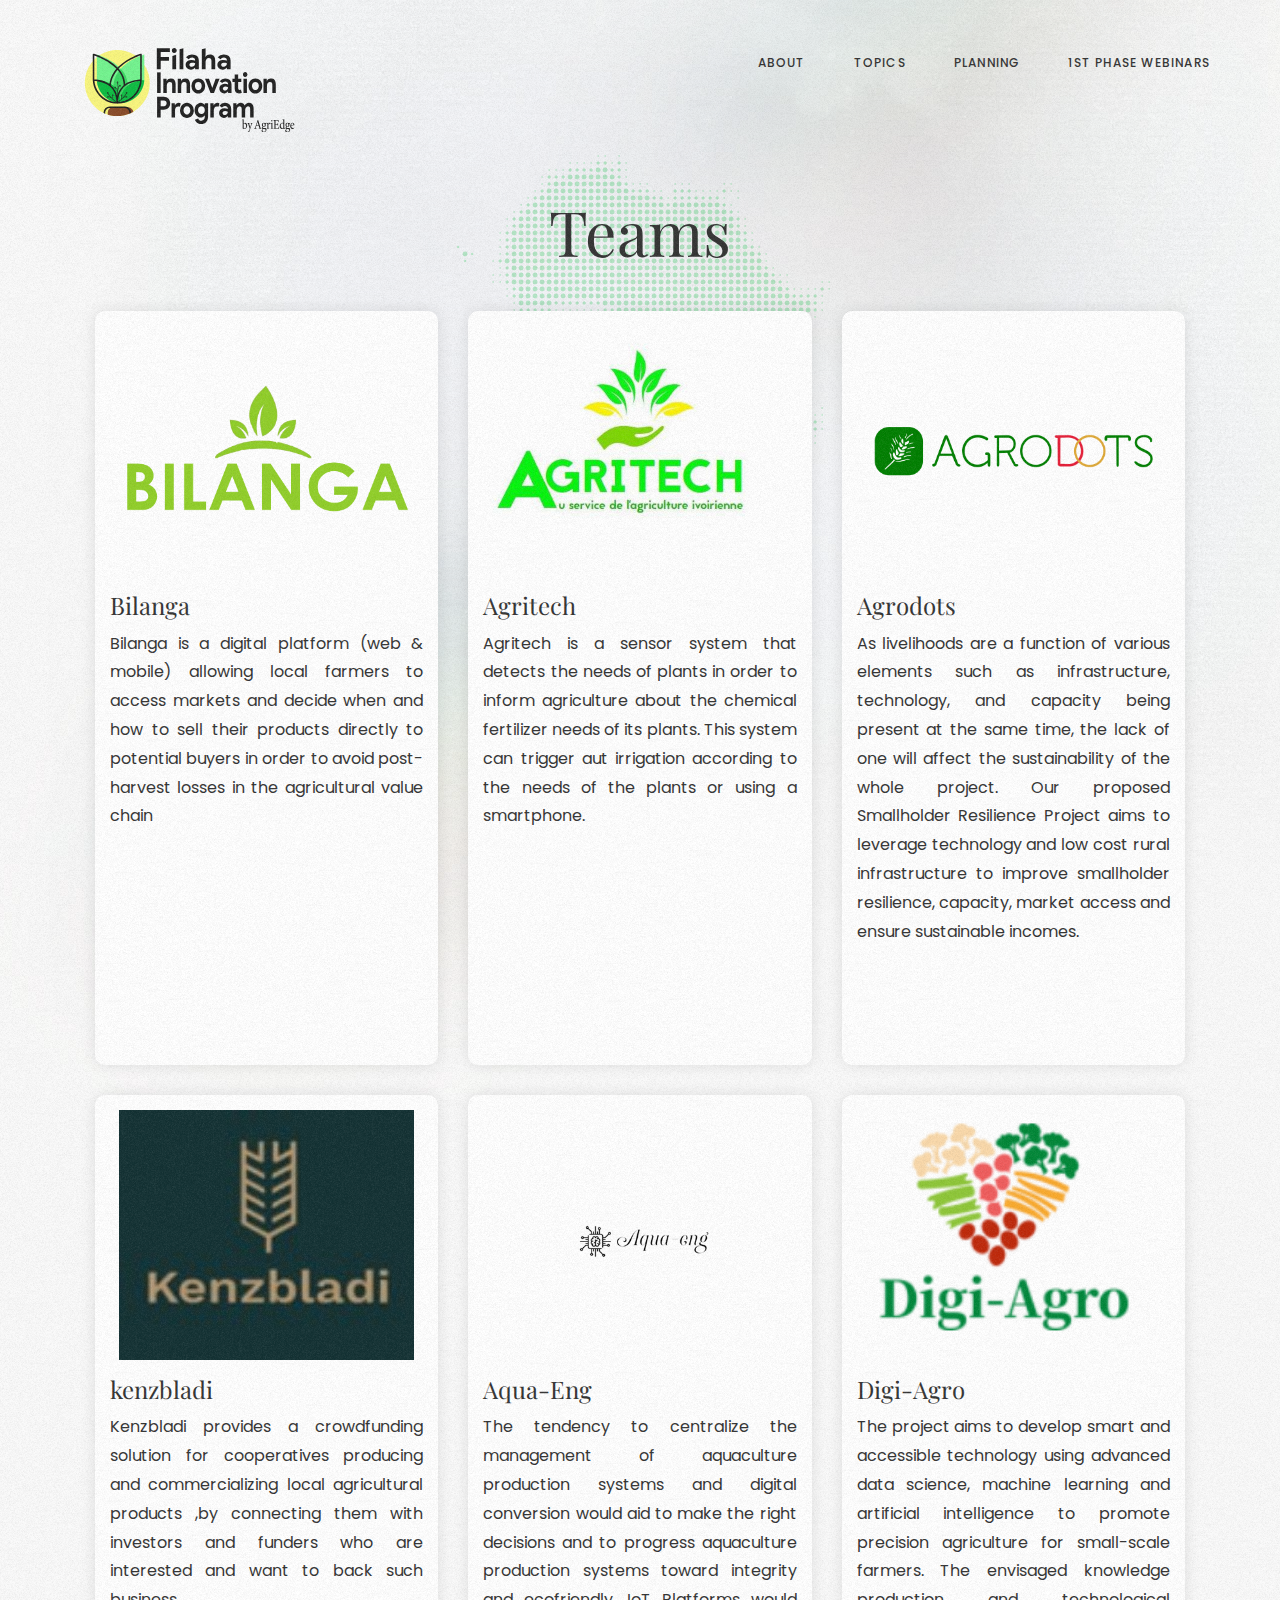
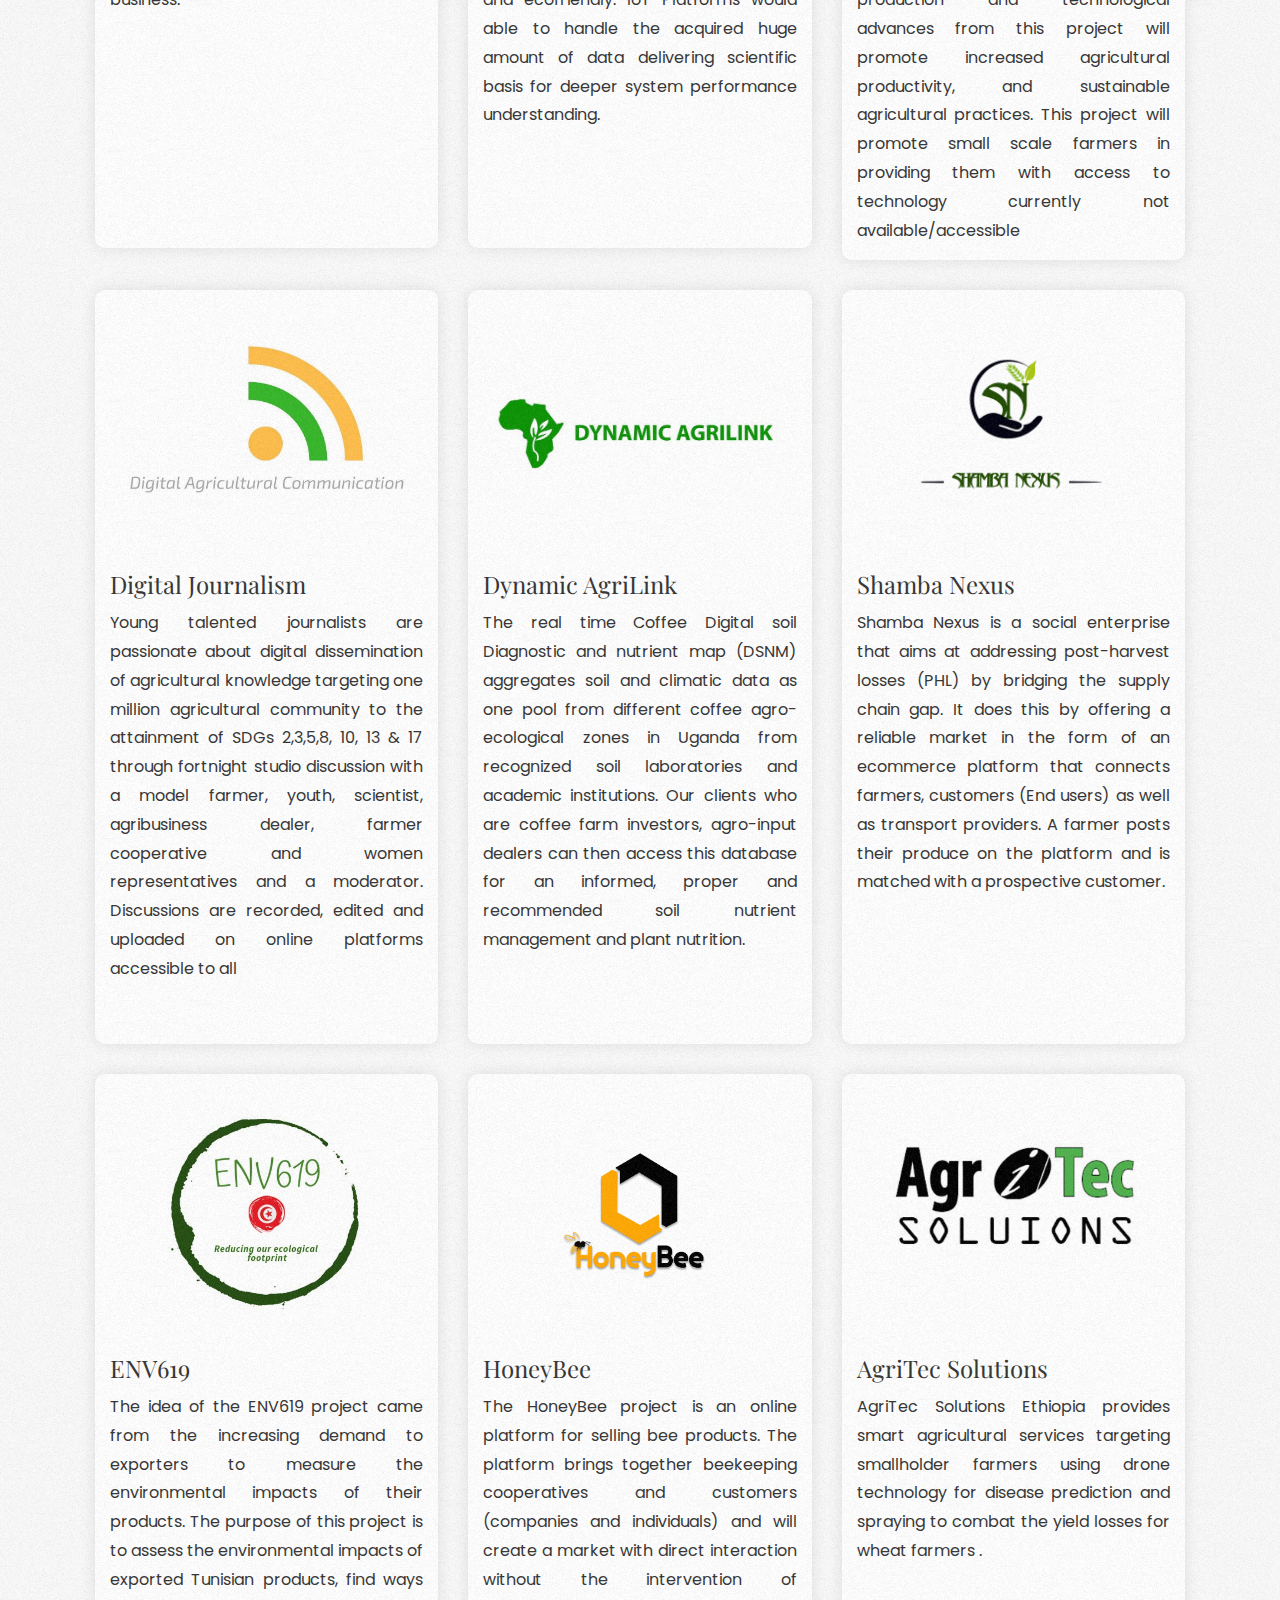
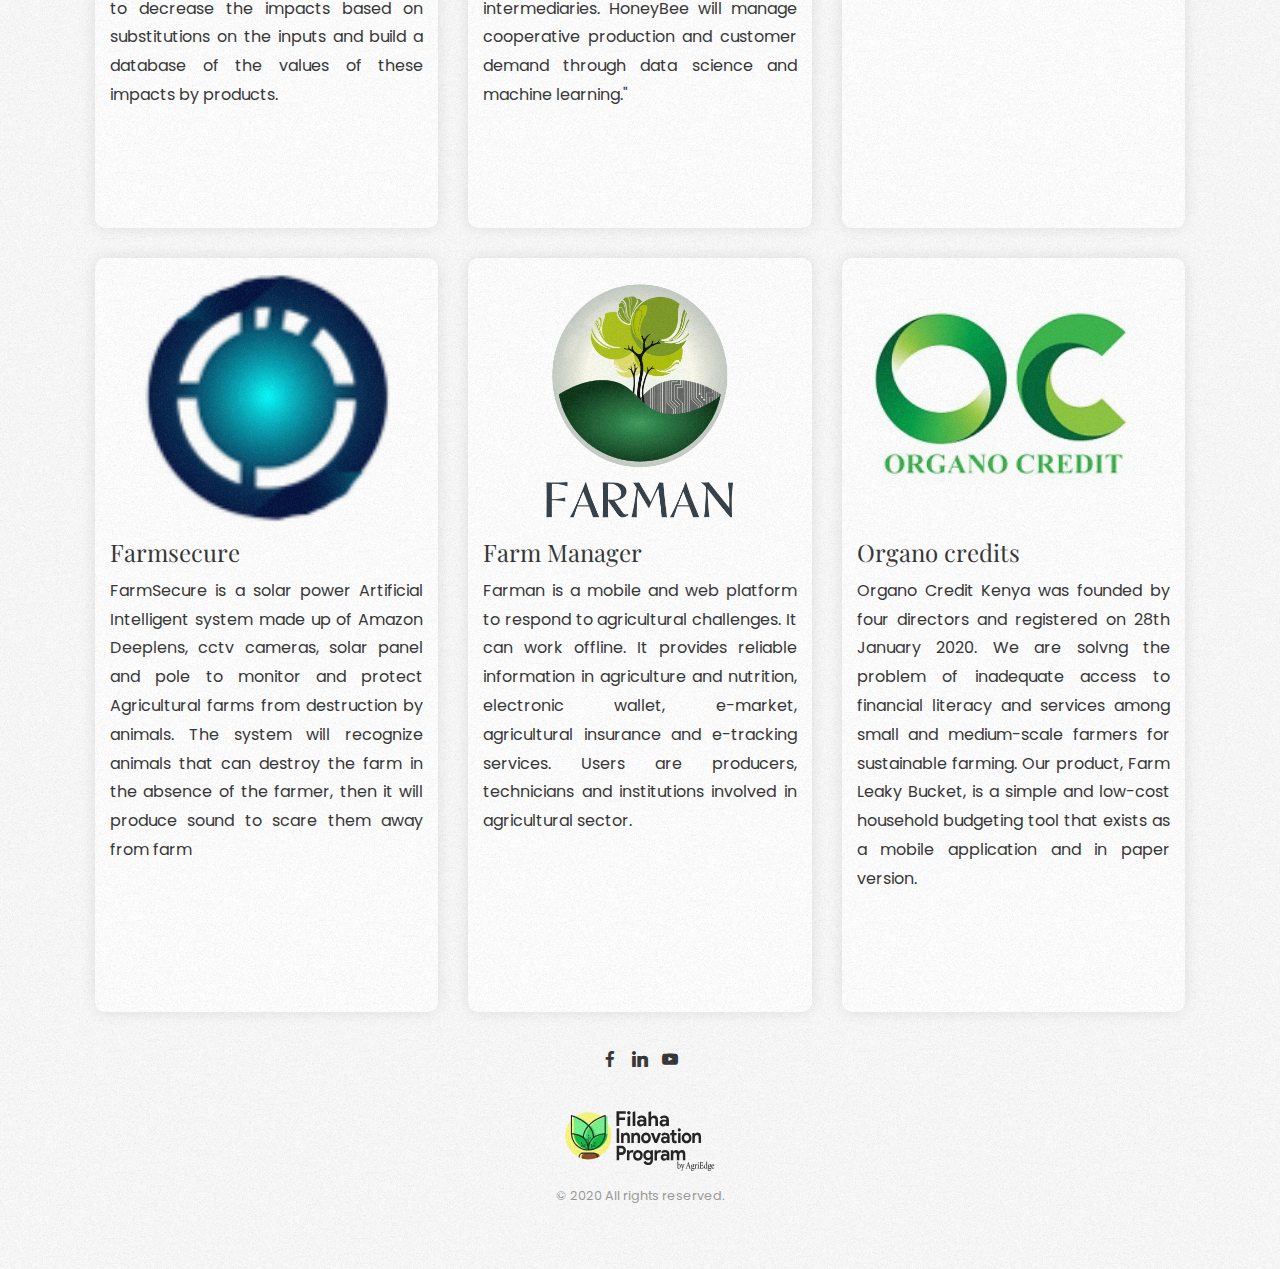
<file: startup.html>
<!DOCTYPE html>
<html class="basic" lang="en">

<head>
    <meta charset="utf-8">
    <meta http-equiv="x-ua-compatible" content="ie=edge">

    <title>Filaha Innov</title>

    <!-- Behavioral Meta Data -->

    <meta name="viewport" content="width=device-width, initial-scale=1, shrink-to-fit=no">

    <!-- Core Meta Data -->
    <meta name="author" content="AgriEdge">
    <meta name="description" content="FILAHA INNOVATION PROGRAM by AgriEdge">
    <meta name="keywords" content="Digital solutions serving farmers and agricultural cooperatives for a Sustainable agriculture">

    <!-- Favicon -->
    <link rel="apple-touch-icon" sizes="180x180" href="assets/images/favicons/apple-touch-icon.png">
    <link rel="icon" type="image/png" href="assets/images/favicons/favicon-32x32.png" sizes="32x32">
    <link rel="icon" type="image/png" href="assets/images/favicons/favicon-16x16.png" sizes="16x16">
    <link rel="manifest" href="assets/images/favicons/manifest.json">
    <link rel="mask-icon" href="assets/images/favicons/safari-pinned-tab.svg" color="#21252b">
    <meta name="theme-color" content="#00C66B">

    <!-- Facebook -->
    <meta property="fb:app_id" content="">
    <meta property="og:type" content="Filaha Innov" />
    <meta property="og:meta_name" content="AgriEdge" />
    <meta property="og:title" content="FILAHA INNOVATION PROGRAM by AgriEdge" />
    <meta property="og:description" content="Digital solutions serving farmers and agricultural cooperatives for a Sustainable agriculture" />
    <meta property="og:image" content="assets/images/basic/gallery/fillaha.png" />

    <!-- Twitter -->
    <meta name="twitter:card" content="summary_large_image">
    <meta name="twitter:title" content="FILAHA INNOVATION PROGRAM by AgriEdge" />
    <meta name="twitter:description" content="Digital solutions serving farmers and agricultural cooperatives for a Sustainable agriculture" />
    <meta name="twitter:image:src" content="assets/images/basic/gallery/fillaha.png" />
    <meta name="twitter:site" content="@AgriEdge">
    <meta name="twitter:creator" content="@AgriEdge">
    <!-- Other social networks -->
    <link rel="image_src" href="assets/images/basic/gallery/fillaha.png" />
    <!-- Fonts -->
    <link href="https://fonts.googleapis.com/css?family=Playfair+Display" rel="stylesheet">
    <link href="https://fonts.googleapis.com/css?family=Poppins:400,600" rel="stylesheet">
    <link href="assets/stylesheets/basic.css" rel="stylesheet" />
    <link href="css/global.css" rel="stylesheet" />
</head>

<body>
    <!-- Main Content -->
    <main>
        <!-- Hero -->
        <section id="hero" class="hero">

            <div class="hero-content">
                <div class="hero-header">
                    <div class="-logo">
                        <div class="logo_ta7t">
                            <a href="index.html">
                                <svg xmlns="http://www.w3.org/2000/svg" viewBox="0 0 437 175.95">
                                    <defs>
                                        <style>
                                            .cls-1 {
                                                fill: #f9f67d;
                                            }
        
                                            .cls-2 {
                                                fill: #894b28;
                                            }
        
                                            .cls-3 {
                                                fill: #212121;
                                            }
        
                                            .cls-4 {
                                                opacity: 0.2;
                                            }
        
                                            .cls-5 {
                                                fill: #0dbc42;
                                            }
        
                                            .cls-6 {
                                                fill: #73f48f;
                                            }
        
                                            .cls-7 {
                                                fill: #3ad662;
                                            }
        
                                            .cls-8 {
                                                fill: #231f20;
                                            }
                                        </style>
                                    </defs>
                                    <title>Asset 3</title>
                                    <g id="Layer_2" data-name="Layer 2">
                                        <g id="Layer_1-2" data-name="Layer 1">
                                            <path class="cls-1"
                                                d="M135.46,73a69.16,69.16,0,0,1-34.13,59.91c-1.66,1-3.35,1.86-5.09,2.69a4.81,4.81,0,0,1-.51.25c-.4.19-.8.37-1.21.54s-.61.26-.91.39l-.91.38c-.52.21-1,.42-1.57.62a66.84,66.84,0,0,1-16.47,3.87c-1.14.11-2.29.2-3.44.25a.07.07,0,0,1-.09,0h0c-1.11.07-2.23.1-3.36.1a69.15,69.15,0,0,1-6.93-.35A67.08,67.08,0,0,1,48.12,139c-1.28-.39-2.55-.83-3.79-1.29-.52-.2-1-.4-1.57-.62l-.92-.38-.9-.38c-.41-.18-.83-.36-1.22-.56-.17-.08-.35-.16-.51-.25A69.73,69.73,0,0,1,16.59,27.69c.54-.63,1.09-1.25,1.66-1.87l1.65-1.74c.8-.81,1.62-1.61,2.48-2.38.62-.56,1.24-1.13,1.89-1.67.29-.26.58-.49.87-.73s.81-.66,1.22-1c.1-.08.21-.15.3-.23.42-.34.83-.65,1.26-1h0l.84-.62c.27-.2.54-.38.8-.55s.54-.39.82-.56l0,0c.56-.39,1.14-.76,1.72-1.12a66.76,66.76,0,0,1,71.09-.06c.58.37,1.15.75,1.71,1.13.29.18.57.37.86.59s.53.35.79.54l.86.63c.32.23.63.47.94.71s.4.31.6.49h0c.29.22.58.45.86.69s.57.44.85.68h0c1.67,1.41,3.28,2.9,4.81,4.44l1.67,1.75c.56.62,1.11,1.24,1.65,1.87a73.84,73.84,0,0,1,5.22,7A69.68,69.68,0,0,1,135.46,73Z" />
                                            <path class="cls-2"
                                                d="M101.33,132.86c-1.66,1-3.35,1.86-5.09,2.69a4.81,4.81,0,0,1-.51.25c-.4.19-.8.37-1.21.54s-.61.26-.91.39l-.91.38c-.52.21-1,.42-1.57.62a66.84,66.84,0,0,1-16.47,3.87c-1.14.11-2.29.2-3.44.25a.07.07,0,0,1-.09,0h0c-1.11.07-2.23.1-3.36.1a69.15,69.15,0,0,1-6.93-.35A67.08,67.08,0,0,1,48.12,139c-.18-1.81-.38-3.85-.38-4.13a11.22,11.22,0,0,1,5.18-9.5,10.74,10.74,0,0,1,5.8-1.69H90.51A10.85,10.85,0,0,1,98.28,127,11.38,11.38,0,0,1,101.33,132.86Z" />
                                            <path class="cls-3"
                                                d="M89.86,123.7A12.47,12.47,0,0,0,83.62,122H51.83a12.78,12.78,0,0,0-12.65,12.87,4.57,4.57,0,0,0,0,.65c.16.09.34.17.51.25.39.2.81.38,1.22.56l.9.38.92.38a9.11,9.11,0,0,1-.26-2.22,9.43,9.43,0,0,1,9.33-9.5H83.62a9.43,9.43,0,0,1,9.34,9.5,9.11,9.11,0,0,1-.26,2.22l.91-.38c.3-.13.61-.25.91-.39s.81-.35,1.21-.54a4.81,4.81,0,0,0,.51-.25,4.72,4.72,0,0,0,0-.66A12.91,12.91,0,0,0,89.86,123.7Z" />
                                            <g class="cls-4">
                                                <path class="cls-5"
                                                    d="M115.33,68.82a1.25,1.25,0,0,1,0,.19,1.09,1.09,0,0,0,0-.19Z" />
                                            </g>
                                            <path class="cls-6"
                                                d="M124.1,13.59V64c0,1,0,2.07-.09,3.09-1.5,25.34-21.38,45.6-46.23,47.21h-.17c-1,.07-2,.1-3,.1s-2,0-3-.1h-.17C45.6,112.62,25.14,90.75,25.14,64V13.59s31,9.19,50,29.59C94.28,21.88,124.1,13.59,124.1,13.59Z" />
                                            <path class="cls-7"
                                                d="M78.88,110.14a51.11,51.11,0,0,0-3.73-67S42.5,76.37,71.81,110.76C72.84,112,77.73,111.61,78.88,110.14Z" />
                                            <path class="cls-5"
                                                d="M124,67.08c-1.5,25.34-21.38,45.6-46.23,47.21h-.17c-1,.07-2,.1-3,.1C74.62,67.17,121,67.17,121,67.17Z" />
                                            <path class="cls-5"
                                                d="M25.14,67.08c1.49,25.34,21.37,45.6,46.22,47.21h.17c1,.07,2,.1,3,.1,0-47.23-46.36-47.23-46.36-47.23Z" />
                                            <path class="cls-3"
                                                d="M118.21,12.25a1.64,1.64,0,0,0-1.44-.28,101.45,101.45,0,0,0-11,3.92c-.83.33-1.69.7-2.57,1.09C93.78,21.15,81,28.08,70.39,38.53c-.73.73-1.46,1.46-2.16,2.22A95.62,95.62,0,0,0,51.46,27.3,136.61,136.61,0,0,0,32.15,17c-.88-.4-1.75-.76-2.58-1.1-1.62-.67-3.11-1.26-4.43-1.75C21.44,12.8,19,12.07,18.71,12a1.66,1.66,0,0,0-1.46.28,1.69,1.69,0,0,0-.66,1.35V64c0,.88,0,1.76.06,2.65C17.94,92.38,37.72,113.48,63,115.87l1.2.1h.41c1,.07,2,.11,3,.11h.1c1,0,2.1,0,3-.1h.17l.29,0a50.36,50.36,0,0,0,12.26-2.4h0a52,52,0,0,0,35.32-46.29v-.2c.06-1,.1-2,.1-3.08V13.6A1.71,1.71,0,0,0,118.21,12.25ZM66.37,48l.52-.67c.26-.35.52-.66.76-.94a3.45,3.45,0,0,1,.23-.28l.42-.49c.6.67,1.19,1.34,1.76,2.05.23.28.45.57.69.87.63.81,1.24,1.64,1.8,2.48a8,8,0,0,1,.57.86c.26.38.51.76.74,1.15s.55.9.8,1.36.51.9.75,1.36.55,1,.8,1.58.4.84.59,1.26c.26.57.51,1.16.74,1.75.15.37.29.73.43,1.1s.21.56.3.84.28.79.4,1.18.17.52.25.79c.21.64.39,1.27.55,1.92.11.36.19.72.28,1.09s.12.52.18.78a1.49,1.49,0,0,0,0,.18c.12.5.2,1,.3,1.52s.22,1.19.3,1.79a3.58,3.58,0,0,1,.06.37c.08.53.15,1.06.19,1.6,0,.12,0,.25,0,.38A16.65,16.65,0,0,1,81,75.7c.06.68.09,1.34.09,2-.53.46-1,.93-1.56,1.42a40.17,40.17,0,0,0-9.3,13.34h0a43.61,43.61,0,0,0-2.56,7.64c-.07-.33-.16-.65-.24-1v0a42.72,42.72,0,0,0-7.7-15.72h0a38.84,38.84,0,0,0-3.88-4.26h0c-.14-.13-.28-.27-.43-.39-.33-.31-.67-.62-1-.92,0-.67.1-1.36.18-2,0-.26.06-.54.1-.82,0-.47.11-.93.19-1.39s.1-.68.16-1c.09-.48.18-1,.29-1.44.27-1.32.61-2.65,1-4,.11-.37.22-.73.35-1.1s.29-.87.44-1.3c.25-.71.51-1.38.79-2.05.16-.47.35-.9.55-1.35a59,59,0,0,1,4.45-8.41c.08-.11.15-.23.22-.34l.2-.33a1.81,1.81,0,0,1,.18-.27l.61-.9a4,4,0,0,0,.22-.34c.5-.73,1-1.41,1.46-2l.54-.7S66.37,48,66.37,48ZM19.9,64V15.9c.18.06.36.13.54.18l.48.17.12,0,1.06.38.28.1,2.76,1.05.13.06,1.09.43c.4.16.8.31,1.21.5s.86.35,1.29.53c2.6,1.09,5.54,2.41,8.65,4,.91.45,1.82.91,2.74,1.41.42.21.83.43,1.24.66q1.84,1,3.75,2.1l.68.39c1.43.85,2.88,1.73,4.32,2.67a91.27,91.27,0,0,1,15.7,12.65l-.68.8-.13.17-1,1.22c-3.84,5-10.39,14.9-12.43,27.31,0,.18,0,.36-.08.54-.13.73-.21,1.46-.29,2.21a3.37,3.37,0,0,0-.44-.33,46.83,46.83,0,0,0-5.42-3.28A54.61,54.61,0,0,0,36,68h-.06a61,61,0,0,0-10.75-2.22c-1-.11-1.82-.18-2.45-.23l-.48,0c-.54,0-.86,0-.88,0l-1.42,0C19.91,65,19.9,64.49,19.9,64Zm39.49,48-.49-.1-1.13-.22c-.35-.07-.69-.16-1-.24a1.41,1.41,0,0,1-.22-.06l-.62-.15c-.47-.11-.92-.24-1.37-.38s-.64-.18-.94-.28c-.46-.14-.91-.3-1.37-.45s-.75-.27-1.14-.42a.12.12,0,0,1-.08,0l-1.05-.43A48.77,48.77,0,0,1,20.13,68.82l1.16.05s.72,0,1.92.1c.59,0,1.29.11,2.09.19a.2.2,0,0,0,.1,0,55.33,55.33,0,0,1,18.33,5.41,43.53,43.53,0,0,1,7.4,4.74c.55.43,1.08.88,1.59,1.34s1.13,1,1.66,1.58c.3.29.58.59.85.89A36.48,36.48,0,0,1,61.3,92s0,0,0,0a40.66,40.66,0,0,1,2.63,6.85s0,0,0,0a50.78,50.78,0,0,1,1.84,10.33c0,.21,0,.41,0,.62,0,.49.07,1,.1,1.49s0,.91,0,1.37h-.29c-.31,0-.6,0-.91-.05a.18.18,0,0,0-.1,0h-.1l-.37,0c-.48,0-1-.08-1.43-.14a16.92,16.92,0,0,1-1.76-.21c-.49,0-1-.14-1.44-.22h0a.5.5,0,0,0-.13,0Zm54.74-43.11,1.18-.05v.1c0,.23,0,.44-.06.66s0,.37-.07.56c-.05.34-.09.69-.14,1s-.1.69-.17,1-.15.9-.23,1.34c0,.15-.06.31-.1.46-.12.62-.26,1.24-.41,1.85s-.33,1.32-.52,2c-.06.21-.13.42-.2.62-.14.52-.3,1-.48,1.53s-.41,1.18-.63,1.75-.38.94-.58,1.41a5.16,5.16,0,0,1-.21.49c-.21.52-.44,1-.69,1.53a2.46,2.46,0,0,1-.19.4c-.21.44-.43.88-.66,1.3a7.17,7.17,0,0,1-.35.67c-.29.53-.58,1-.89,1.56a.09.09,0,0,1-.06.08q-.37.66-.78,1.29c-.21.34-.43.68-.66,1a1.7,1.7,0,0,1-.27.39c-.27.43-.56.83-.86,1.24-.17.24-.34.46-.53.69s-.49.67-.78,1-.69.85-1.07,1.28-.67.78-1,1.18a6.17,6.17,0,0,1-.5.53c-.29.31-.59.63-.89.93s-.45.44-.68.67l-.81.76a5.8,5.8,0,0,1-.58.52c-.37.35-.75.67-1.13,1-.18.15-.36.31-.54.45s-.58.46-.87.67-.73.58-1.1.84c-.14.12-.3.23-.45.34-.39.28-.78.55-1.18.8-.22.16-.45.31-.68.45-.42.28-.83.55-1.26.79l-.48.28c-.32.19-.65.38-1,.55a10.11,10.11,0,0,1-1,.56c-.51.26-1,.53-1.54.77s-1.27.6-1.92.87c0,0,0,0-.08,0-.63.26-1.27.52-1.92.76l0,0c-.62.24-1.26.45-1.89.65a.86.86,0,0,1-.21.07c-.51.15-1,.31-1.54.45-.21.07-.43.13-.65.18-.64.17-1.29.32-1.94.46s-1.43.3-2.15.43c-.33,0-.66.11-1,.15H74.5c-.22,0-.46.07-.68.1a3.31,3.31,0,0,1-.55.07c-.52.07-1,.12-1.58.16a2.45,2.45,0,0,1-.46,0,0,0,0,0,1,0,0h0a1.78,1.78,0,0,1-.39,0,.22.22,0,0,0-.11,0H70.6l-.8,0h-.4l0-1.35c0-.59.07-1.18.11-1.75,0-.07,0-.13,0-.18,0-.44.07-.85.13-1.27h0c0-.23,0-.44,0-.65.07-.64.15-1.29.25-1.92.23-1.64.54-3.23.91-4.76.07-.34.17-.66.25-1,.12-.49.26-1,.4-1.43s.29-.9.44-1.37h0a39.41,39.41,0,0,1,4.6-9.39c.29-.44.59-.86.9-1.28.45-.6.92-1.21,1.42-1.8a9.3,9.3,0,0,1,.66-.77c.45-.52.93-1,1.42-1.51s1.13-1.1,1.72-1.63,1.13-1,1.71-1.43l.83-.64c.27-.21.55-.4.82-.6.47-.34,1-.66,1.45-1,.26-.17.52-.34.78-.49s.65-.41,1-.59l.26-.16c.65-.38,1.33-.74,2-1.09a54.33,54.33,0,0,1,14.21-4.8h0A50,50,0,0,1,114.13,68.87ZM115.55,64c0,.49,0,1,0,1.46l-1.45,0a59.2,59.2,0,0,0-24.86,6.68,47.38,47.38,0,0,0-4.9,3A52.48,52.48,0,0,0,72.83,45.77c-.18-.24-.36-.46-.55-.68-.55-.66-1.12-1.31-1.71-2,.7-.75,1.43-1.48,2.16-2.2l.11-.1,1-1,1.29-1.2c.69-.62,1.39-1.23,2.11-1.83a97.57,97.57,0,0,1,10-7.36l1.9-1.2c.8-.49,1.58-1,2.37-1.43l.06-.05c.77-.45,1.53-.88,2.28-1.3s1.63-.9,2.41-1.31l1.18-.62c2.3-1.19,4.5-2.24,6.56-3.15l2-.89c1.07-.46,2.09-.88,3-1.26h0a3.19,3.19,0,0,1,.35-.14l1.87-.72c1.76-.67,3.23-1.18,4.31-1.53Z" />
                                            <path class="cls-6" d="M68.24,43.18l0,0,0,0,0,0Z" />
                                            <path class="cls-8"
                                                d="M69.21,113.21a.51.51,0,0,1-.43-.23.54.54,0,0,1,.14-.74c.12-.08,12.42-8.59,17.33-17.91a.51.51,0,0,1,.7-.22.53.53,0,0,1,.21.71c-5,9.56-17.15,18-17.66,18.3A.52.52,0,0,1,69.21,113.21Z" />
                                            <path class="cls-8"
                                                d="M87.18,95.18a1.67,1.67,0,1,1,1.64-1.67A1.66,1.66,0,0,1,87.18,95.18Zm0-2.29a.61.61,0,0,0-.6.62.6.6,0,0,0,.6.61.61.61,0,0,0,.61-.61A.62.62,0,0,0,87.18,92.89Z" />
                                            <path class="cls-8"
                                                d="M76.61,100.43a1.67,1.67,0,1,1,1.64-1.67A1.66,1.66,0,0,1,76.61,100.43Zm0-2.29a.62.62,0,0,0,0,1.24.62.62,0,0,0,0-1.24Z" />
                                            <path class="cls-8"
                                                d="M86.91,104a1.67,1.67,0,1,1,1.64-1.67A1.66,1.66,0,0,1,86.91,104Zm0-2.28a.61.61,0,0,0-.61.61.61.61,0,1,0,1.21,0A.6.6,0,0,0,86.91,101.76Z" />
                                            <path class="cls-8"
                                                d="M76.44,107.41a.79.79,0,0,1-.2,0,.53.53,0,0,1-.28-.69s1.55-3.88.58-6.6a.54.54,0,0,1,.31-.67.52.52,0,0,1,.67.31c1.1,3.11-.53,7.19-.6,7.36A.53.53,0,0,1,76.44,107.41Z" />
                                            <path class="cls-8"
                                                d="M79.83,104.15a.5.5,0,0,1-.4-.19.53.53,0,0,1,.07-.74,9.23,9.23,0,0,1,6.43-1.91.53.53,0,0,1,.47.57.53.53,0,0,1-.57.48A8.32,8.32,0,0,0,80.16,104,.48.48,0,0,1,79.83,104.15Z" />
                                            <path class="cls-8"
                                                d="M67.68,100.64h-.1a.52.52,0,0,1-.41-.61c0-.16,3-16.74.87-27.13a.52.52,0,0,1,.4-.62.51.51,0,0,1,.61.41c2.14,10.59-.84,27.36-.87,27.53A.5.5,0,0,1,67.68,100.64Z" />
                                            <path class="cls-8"
                                                d="M68.24,73.32h-.15a1.62,1.62,0,0,1-1.11-.6A1.66,1.66,0,0,1,68.38,70a1.61,1.61,0,0,1,1.11.59,1.7,1.7,0,0,1-.2,2.36A1.63,1.63,0,0,1,68.24,73.32Zm0-2.28a.6.6,0,0,0-.39.14.62.62,0,0,0,.33,1.09.63.63,0,0,0,.44-.14.62.62,0,0,0,.08-.87.56.56,0,0,0-.41-.22Z" />
                                            <path class="cls-8"
                                                d="M63.43,84.26h-.15a1.61,1.61,0,0,1-1.11-.59,1.7,1.7,0,0,1-.38-1.22,1.68,1.68,0,0,1,.59-1.14,1.61,1.61,0,0,1,1.19-.38,1.59,1.59,0,0,1,1.11.6,1.67,1.67,0,0,1,.38,1.22,1.71,1.71,0,0,1-.58,1.13A1.64,1.64,0,0,1,63.43,84.26Zm0-2.29a.62.62,0,0,0-.38.14A.62.62,0,0,0,63,83a.56.56,0,0,0,.41.22.59.59,0,0,0,.44-.14.62.62,0,0,0,.22-.42.67.67,0,0,0-.14-.45A.62.62,0,0,0,63.42,82Z" />
                                            <path class="cls-8"
                                                d="M73.61,80.31h-.15a1.61,1.61,0,0,1-1.11-.59A1.69,1.69,0,0,1,72,78.49a1.67,1.67,0,0,1,.58-1.13,1.57,1.57,0,0,1,1.2-.38,1.61,1.61,0,0,1,1.11.59,1.68,1.68,0,0,1-.21,2.35A1.6,1.6,0,0,1,73.61,80.31Zm0-2.29a.59.59,0,0,0-.38.14.62.62,0,0,0-.08.87.56.56,0,0,0,.41.22.55.55,0,0,0,.44-.14.63.63,0,0,0,.08-.87.59.59,0,0,0-.41-.21Z" />
                                            <path class="cls-8"
                                                d="M69,90a.52.52,0,0,1-.48-.33c0-.05-1.84-4.54-4.31-6a.54.54,0,0,1-.19-.73.52.52,0,0,1,.71-.19c2.78,1.65,4.67,6.32,4.75,6.52a.54.54,0,0,1-.29.69A.65.65,0,0,1,69,90Z" />
                                            <path class="cls-8"
                                                d="M69.22,86.46h0a.53.53,0,0,1-.49-.56c0-.22.39-5.29,3.48-7.44a.52.52,0,0,1,.72.14.54.54,0,0,1-.13.73c-2.69,1.86-3,6.59-3,6.64A.52.52,0,0,1,69.22,86.46Z" />
                                            <path class="cls-8"
                                                d="M65.78,113.21a.5.5,0,0,1-.29-.09c-.52-.35-12.64-8.74-17.67-18.3a.54.54,0,0,1,.21-.71.51.51,0,0,1,.7.22c4.92,9.33,17.21,17.83,17.33,17.91a.54.54,0,0,1,.14.74A.51.51,0,0,1,65.78,113.21Z" />
                                            <path class="cls-8"
                                                d="M47.8,95.18a1.67,1.67,0,1,1,1.64-1.67A1.66,1.66,0,0,1,47.8,95.18Zm0-2.29a.61.61,0,0,0-.6.62.61.61,0,1,0,1.21,0A.61.61,0,0,0,47.8,92.89Z" />
                                            <path class="cls-8"
                                                d="M58.37,100.43A1.67,1.67,0,1,1,60,98.76,1.65,1.65,0,0,1,58.37,100.43Zm0-2.29a.62.62,0,1,0,.61.62A.61.61,0,0,0,58.37,98.14Z" />
                                            <path class="cls-8"
                                                d="M48.08,104a1.67,1.67,0,1,1,1.63-1.67A1.65,1.65,0,0,1,48.08,104Zm0-2.28a.61.61,0,0,0-.61.61.61.61,0,1,0,1.21,0A.6.6,0,0,0,48.08,101.76Z" />
                                            <path class="cls-8"
                                                d="M58.54,107.41a.52.52,0,0,1-.47-.33c-.07-.17-1.71-4.25-.6-7.36a.51.51,0,0,1,.66-.31.52.52,0,0,1,.31.67c-1,2.72.57,6.56.58,6.6a.53.53,0,0,1-.28.69A.65.65,0,0,1,58.54,107.41Z" />
                                            <path class="cls-8"
                                                d="M55.16,104.15a.47.47,0,0,1-.33-.12,8.36,8.36,0,0,0-5.68-1.67.53.53,0,0,1-.1-1,9.22,9.22,0,0,1,6.44,1.91.53.53,0,0,1,.07.74A.5.5,0,0,1,55.16,104.15Z" />
                                            <path class="cls-3"
                                                d="M150.23.49h27.24V8.31H158.33V18.93h17.22v7.82H158.33V44.21h-8.1Z" />
                                            <path class="cls-3"
                                                d="M190.13,1.5A4.93,4.93,0,0,0,186.52,0,5,5,0,0,0,183,1.5a5.37,5.37,0,0,0-1.07,1.62,5.07,5.07,0,0,0-.39,2,5.16,5.16,0,0,0,.39,2A5.33,5.33,0,0,0,183,8.76a5.19,5.19,0,0,0,1.62,1.11,5.22,5.22,0,0,0,2,.39,4.93,4.93,0,0,0,3.61-1.5,4.91,4.91,0,0,0,1.5-3.63A4.94,4.94,0,0,0,190.13,1.5Zm-7.5,15.09V44.21h7.86V14.31Z" />
                                            <path class="cls-3" d="M197.69,2.79V44.21h7.85V.5Z" />
                                            <path class="cls-3"
                                                d="M230.08,41h-.48A13.44,13.44,0,0,1,226.27,44a9.34,9.34,0,0,1-5,1.22,12.18,12.18,0,0,1-4.29-.76,11.07,11.07,0,0,1-3.51-2.11,9.49,9.49,0,0,1-2.34-3.24,10.09,10.09,0,0,1-.84-4.15,9.46,9.46,0,0,1,.9-4.18,9.56,9.56,0,0,1,2.52-3.21,11.42,11.42,0,0,1,3.81-2,15.49,15.49,0,0,1,4.77-.71,20.61,20.61,0,0,1,4.74.46,22.69,22.69,0,0,1,3.06.95v-.92a4.92,4.92,0,0,0-1.86-3.94,7,7,0,0,0-4.62-1.55,8.58,8.58,0,0,0-6.9,3.48l-5.7-4a15.35,15.35,0,0,1,12.78-6q6.84,0,10.44,3.27t3.6,9.68v18h-7.74Zm0-9A16.33,16.33,0,0,0,227.23,31,12.49,12.49,0,0,0,224,30.6a6.67,6.67,0,0,0-4.35,1.25,3.83,3.83,0,0,0-1.53,3.08,3.47,3.47,0,0,0,1.47,2.93A5.53,5.53,0,0,0,223,39a7.15,7.15,0,0,0,5.13-2.11,6.72,6.72,0,0,0,1.44-2.19A6.84,6.84,0,0,0,230.08,32.06Z" />
                                            <path class="cls-3"
                                                d="M269.3,16.73c-1.83-2.28-4.64-3.41-8.44-3.41a10.48,10.48,0,0,0-5.31,1.37,9.88,9.88,0,0,0-3.63,3.51h-.48l.48-5.44V.5l-7.85,2.27V44.21h7.85V29.62a13.19,13.19,0,0,1,.45-3.45,9.07,9.07,0,0,1,1.33-2.84,6.62,6.62,0,0,1,2.12-1.93,5.81,5.81,0,0,1,2.89-.7,5.07,5.07,0,0,1,4,1.63,6.82,6.82,0,0,1,1.44,4.72V44.21H272V26.08Q272,20.16,269.3,16.73Z" />
                                            <path class="cls-3"
                                                d="M296.32,41h-.48A13.44,13.44,0,0,1,292.51,44a9.34,9.34,0,0,1-5,1.22,12.18,12.18,0,0,1-4.29-.76,11.07,11.07,0,0,1-3.51-2.11,9.49,9.49,0,0,1-2.34-3.24,10.09,10.09,0,0,1-.84-4.15,9.46,9.46,0,0,1,.9-4.18,9.56,9.56,0,0,1,2.52-3.21,11.42,11.42,0,0,1,3.81-2,15.49,15.49,0,0,1,4.77-.71,20.61,20.61,0,0,1,4.74.46,22.69,22.69,0,0,1,3.06.95v-.92a4.92,4.92,0,0,0-1.86-3.94,7,7,0,0,0-4.62-1.55,8.58,8.58,0,0,0-6.9,3.48l-5.7-4a15.35,15.35,0,0,1,12.78-6q6.84,0,10.44,3.27t3.6,9.68v18h-7.74Zm0-9A16.33,16.33,0,0,0,293.47,31a12.49,12.49,0,0,0-3.21-.39,6.67,6.67,0,0,0-4.35,1.25,3.83,3.83,0,0,0-1.53,3.08,3.47,3.47,0,0,0,1.47,2.93,5.53,5.53,0,0,0,3.39,1.1,7.15,7.15,0,0,0,5.13-2.11,6.72,6.72,0,0,0,1.44-2.19A6.84,6.84,0,0,0,296.32,32.06Z" />
                                            <path class="cls-3" d="M150.78,50.81h7.43v43h-7.43Z" />
                                            <path class="cls-3"
                                                d="M170.54,68.21H171a9.49,9.49,0,0,1,3.41-3.51,9.31,9.31,0,0,1,4.9-1.29,10.4,10.4,0,0,1,4.45.9,8.26,8.26,0,0,1,3.17,2.55,11.72,11.72,0,0,1,1.87,4,19.48,19.48,0,0,1,.63,5.13V93.77H182.2V76.91a7.2,7.2,0,0,0-1.29-4.71,4.66,4.66,0,0,0-3.77-1.53,4.89,4.89,0,0,0-2.61.69,6.32,6.32,0,0,0-1.93,1.86A8.92,8.92,0,0,0,171.39,76a13.69,13.69,0,0,0-.41,3.39v14.4h-7.21V64.37h6.77Z" />
                                            <path class="cls-3"
                                                d="M200.64,68.21h.44a9.49,9.49,0,0,1,3.41-3.51,9.31,9.31,0,0,1,4.9-1.29,10.4,10.4,0,0,1,4.45.9A8.26,8.26,0,0,1,217,66.86a11.72,11.72,0,0,1,1.87,4,19.48,19.48,0,0,1,.63,5.13V93.77H212.3V76.91A7.2,7.2,0,0,0,211,72.2a4.66,4.66,0,0,0-3.77-1.53,4.89,4.89,0,0,0-2.61.69,6.21,6.21,0,0,0-1.93,1.86A8.69,8.69,0,0,0,201.49,76a13.23,13.23,0,0,0-.41,3.39v14.4h-7.21V64.37h6.77Z" />
                                            <path class="cls-3"
                                                d="M236.73,63.41a13.91,13.91,0,0,1,5.75,1.17A13.58,13.58,0,0,1,247,67.82a15.12,15.12,0,0,1,3,5,19.08,19.08,0,0,1,0,12.6,15.12,15.12,0,0,1-3,4.95,13.58,13.58,0,0,1-4.52,3.24,14.71,14.71,0,0,1-11.5,0,13.64,13.64,0,0,1-4.51-3.24,15,15,0,0,1-3-4.95,19.08,19.08,0,0,1,0-12.6,15,15,0,0,1,3-5A13.64,13.64,0,0,1,231,64.58,13.91,13.91,0,0,1,236.73,63.41Zm0,24.06a6.54,6.54,0,0,0,2.67-.57,6.83,6.83,0,0,0,2.29-1.65,7.83,7.83,0,0,0,1.56-2.64,11.09,11.09,0,0,0,0-7.08,7.83,7.83,0,0,0-1.56-2.64,6.83,6.83,0,0,0-2.29-1.65,6.54,6.54,0,0,0-2.67-.57,6.46,6.46,0,0,0-2.69.57,6.82,6.82,0,0,0-2.26,1.65,8,8,0,0,0-1.57,2.64,11.09,11.09,0,0,0,0,7.08,8,8,0,0,0,1.57,2.64A6.82,6.82,0,0,0,234,86.9,6.46,6.46,0,0,0,236.73,87.47Z" />
                                            <path class="cls-3"
                                                d="M250.76,64.37H259l6.72,18.72h.38l6.77-18.72H281l-11.61,29.4h-7.1Z" />
                                            <path class="cls-3"
                                                d="M298.86,90.65h-.44a12.72,12.72,0,0,1-3.06,2.88,8.07,8.07,0,0,1-4.59,1.2,10.35,10.35,0,0,1-3.94-.75,10,10,0,0,1-3.21-2.07,9.17,9.17,0,0,1-2.15-3.18,10.63,10.63,0,0,1-.77-4.08,9.89,9.89,0,0,1,.82-4.11,9.25,9.25,0,0,1,2.31-3.15,10.27,10.27,0,0,1,3.5-2,13.39,13.39,0,0,1,4.37-.69,17.49,17.49,0,0,1,4.35.45,20,20,0,0,1,2.81.93v-.9a5,5,0,0,0-1.71-3.87,6.11,6.11,0,0,0-4.23-1.53,7.69,7.69,0,0,0-6.33,3.42l-5.23-3.9a13.74,13.74,0,0,1,11.72-5.88q6.27,0,9.57,3.21T306,76.13V93.77h-7.1Zm0-8.82a14.34,14.34,0,0,0-2.62-1,10.56,10.56,0,0,0-2.94-.39,5.88,5.88,0,0,0-4,1.23,3.89,3.89,0,0,0-1.4,3,3.5,3.5,0,0,0,1.35,2.88,4.8,4.8,0,0,0,3.1,1.08A6.15,6.15,0,0,0,295,88a6.51,6.51,0,0,0,3.38-3.66A7.16,7.16,0,0,0,298.86,81.83Z" />
                                            <path class="cls-3"
                                                d="M312.61,71.09h-4.73V64.37h4.73v-9h7.21v9h6.6v6.72h-6.6V82.84a9.92,9.92,0,0,0,.19,2,3.22,3.22,0,0,0,.75,1.51,2.61,2.61,0,0,0,2.2,1,4.23,4.23,0,0,0,1.48-.21,4.47,4.47,0,0,0,1.05-.57l2,6.9a11.39,11.39,0,0,1-2.73,1,14.55,14.55,0,0,1-3.22.33,9.08,9.08,0,0,1-3.66-.7,7.69,7.69,0,0,1-2.72-1.93q-2.59-2.76-2.59-7.84Z" />
                                            <path class="cls-3"
                                                d="M334.51,60.41a4.28,4.28,0,0,1-1.79-.39,4.63,4.63,0,0,1-1.48-1.08,5.2,5.2,0,0,1-1-1.59,5.63,5.63,0,0,1,0-4,5.2,5.2,0,0,1,1-1.59,4.63,4.63,0,0,1,1.48-1.08,4.28,4.28,0,0,1,1.79-.39,4.34,4.34,0,0,1,3.3,1.47,5.31,5.31,0,0,1,0,7.14A4.34,4.34,0,0,1,334.51,60.41Zm-3.57,33.36V64.37h7.2v29.4Z" />
                                            <path class="cls-3"
                                                d="M355.75,63.41a13.91,13.91,0,0,1,5.75,1.17A13.54,13.54,0,0,1,366,67.82a15,15,0,0,1,3,5,19.08,19.08,0,0,1,0,12.6,15,15,0,0,1-3,4.95,13.54,13.54,0,0,1-4.51,3.24,14.71,14.71,0,0,1-11.5,0,13.54,13.54,0,0,1-4.51-3.24,14.79,14.79,0,0,1-3-4.95,19.08,19.08,0,0,1,0-12.6,14.79,14.79,0,0,1,3-5A13.54,13.54,0,0,1,350,64.58,13.91,13.91,0,0,1,355.75,63.41Zm0,24.06a6.54,6.54,0,0,0,2.67-.57,6.8,6.8,0,0,0,2.28-1.65,7.85,7.85,0,0,0,1.57-2.64,11.09,11.09,0,0,0,0-7.08,7.85,7.85,0,0,0-1.57-2.64,6.8,6.8,0,0,0-2.28-1.65,6.54,6.54,0,0,0-2.67-.57,6.46,6.46,0,0,0-2.69.57,6.82,6.82,0,0,0-2.26,1.65,8,8,0,0,0-1.57,2.64,11.09,11.09,0,0,0,0,7.08,8,8,0,0,0,1.57,2.64,6.82,6.82,0,0,0,2.26,1.65A6.46,6.46,0,0,0,355.75,87.47Z" />
                                            <path class="cls-3"
                                                d="M379.41,68.21h.44a9.57,9.57,0,0,1,3.41-3.51,9.36,9.36,0,0,1,4.9-1.29,10.45,10.45,0,0,1,4.46.9,8.23,8.23,0,0,1,3.16,2.55,11.53,11.53,0,0,1,1.87,4,19.06,19.06,0,0,1,.64,5.13V93.77h-7.21V76.91a7.2,7.2,0,0,0-1.29-4.71A4.67,4.67,0,0,0,386,70.67a4.93,4.93,0,0,0-2.62.69,6.29,6.29,0,0,0-1.92,1.86A8.47,8.47,0,0,0,380.27,76a13.23,13.23,0,0,0-.42,3.39v14.4h-7.21V64.37h6.77Z" />
                                            <path class="cls-3"
                                                d="M150.78,144.77v-43h13.87a13.94,13.94,0,0,1,5.26,1,12.8,12.8,0,0,1,4.26,2.79,13.17,13.17,0,0,1,2.86,4.29,14,14,0,0,1,1.05,5.49,14.15,14.15,0,0,1-1.05,5.55,13.17,13.17,0,0,1-2.86,4.29,12.8,12.8,0,0,1-4.26,2.79,13.94,13.94,0,0,1-5.26,1h-6.44v15.78Zm14-23.46a5.37,5.37,0,0,0,4.4-1.8,6.32,6.32,0,0,0,1.49-4.14,7,7,0,0,0-.36-2.22,5.12,5.12,0,0,0-1.1-1.89,5.35,5.35,0,0,0-1.84-1.29,6.47,6.47,0,0,0-2.59-.48h-6.55v11.82Z" />
                                            <path class="cls-3"
                                                d="M181,115.37h6.77v4.08h.44a7.61,7.61,0,0,1,1.32-2,9.92,9.92,0,0,1,1.85-1.57,9.75,9.75,0,0,1,2.2-1.07,6.93,6.93,0,0,1,2.34-.42,7.64,7.64,0,0,1,2.44.34,6.15,6.15,0,0,1,1.74.86l-1.93,7a6.52,6.52,0,0,0-1.46-.57,7.75,7.75,0,0,0-1.95-.21,5.78,5.78,0,0,0-2.7.64,6,6,0,0,0-2.06,1.78,8.5,8.5,0,0,0-1.32,2.68,11.54,11.54,0,0,0-.47,3.35v14.47H181Z" />
                                            <path class="cls-3"
                                                d="M213,114.41a13.91,13.91,0,0,1,5.75,1.17,13.54,13.54,0,0,1,4.51,3.24,14.79,14.79,0,0,1,3,5,18.92,18.92,0,0,1,0,12.6,14.79,14.79,0,0,1-3,4.95,13.54,13.54,0,0,1-4.51,3.24,14.71,14.71,0,0,1-11.5,0,13.54,13.54,0,0,1-4.51-3.24,15,15,0,0,1-3-4.95,19.08,19.08,0,0,1,0-12.6,15,15,0,0,1,3-5,13.54,13.54,0,0,1,4.51-3.24A13.91,13.91,0,0,1,213,114.41Zm0,24.06a6.57,6.57,0,0,0,2.67-.57,6.8,6.8,0,0,0,2.28-1.65,8,8,0,0,0,1.57-2.64,11.09,11.09,0,0,0,0-7.08,8,8,0,0,0-1.57-2.64,6.8,6.8,0,0,0-2.28-1.65,6.57,6.57,0,0,0-2.67-.57,6.51,6.51,0,0,0-2.7.57,6.89,6.89,0,0,0-2.25,1.65,7.85,7.85,0,0,0-1.57,2.64,11.09,11.09,0,0,0,0,7.08,7.85,7.85,0,0,0,1.57,2.64,6.89,6.89,0,0,0,2.25,1.65A6.51,6.51,0,0,0,213,138.47Z" />
                                            <path class="cls-3"
                                                d="M242.9,158.69a14.81,14.81,0,0,1-5.09-.81,14,14,0,0,1-3.88-2.1,13.43,13.43,0,0,1-2.75-2.85,11.28,11.28,0,0,1-1.6-3.12l6.88-3a7,7,0,0,0,2.53,3.63,6.46,6.46,0,0,0,3.91,1.29,6.6,6.6,0,0,0,5.39-2.41,10.2,10.2,0,0,0,2-6.65v-2h-.44a9,9,0,0,1-3.33,3,10.12,10.12,0,0,1-4.87,1.11,10.86,10.86,0,0,1-4.7-1.07,12.2,12.2,0,0,1-4.05-3.06,15.9,15.9,0,0,1-2.86-4.78,17,17,0,0,1-1.1-6.24,17.18,17.18,0,0,1,1.1-6.26,15.87,15.87,0,0,1,2.86-4.82,12.47,12.47,0,0,1,4.05-3.06,11,11,0,0,1,4.7-1.07,10.12,10.12,0,0,1,4.87,1.11,9,9,0,0,1,3.33,3h.44v-3.18h6.88v27.3a20,20,0,0,1-1,6.69,14.67,14.67,0,0,1-2.91,5,12.68,12.68,0,0,1-4.49,3.18A14.7,14.7,0,0,1,242.9,158.69Zm.27-21a6.78,6.78,0,0,0,2.62-.53,6.54,6.54,0,0,0,2.28-1.56,7.69,7.69,0,0,0,1.59-2.53,9,9,0,0,0,.61-3.45,9.25,9.25,0,0,0-.61-3.47,7.63,7.63,0,0,0-1.59-2.56,6.7,6.7,0,0,0-2.28-1.57,7,7,0,0,0-2.62-.53,6.58,6.58,0,0,0-4.84,2.12,8.42,8.42,0,0,0-1.6,2.57,10.19,10.19,0,0,0,0,6.89,7.88,7.88,0,0,0,1.6,2.53,6.7,6.7,0,0,0,4.84,2.09Z" />
                                            <path class="cls-3"
                                                d="M261.82,115.37h6.77v4.08H269a7.61,7.61,0,0,1,1.32-2,9.73,9.73,0,0,1,4-2.64,7,7,0,0,1,2.34-.42,7.71,7.71,0,0,1,2.45.34,6.22,6.22,0,0,1,1.73.86l-1.93,7a6.34,6.34,0,0,0-1.46-.57,7.75,7.75,0,0,0-1.95-.21,5.78,5.78,0,0,0-2.7.64,6,6,0,0,0-2.06,1.78A8.5,8.5,0,0,0,269.5,127a11.54,11.54,0,0,0-.47,3.35v14.47h-7.21Z" />
                                            <path class="cls-3"
                                                d="M298.25,141.65h-.44a12.49,12.49,0,0,1-3.05,2.88,8.1,8.1,0,0,1-4.6,1.2,10.34,10.34,0,0,1-3.93-.75,10.11,10.11,0,0,1-3.22-2.07,9.31,9.31,0,0,1-2.15-3.18,10.63,10.63,0,0,1-.77-4.08,9.89,9.89,0,0,1,.83-4.11,9.25,9.25,0,0,1,2.31-3.15,10.14,10.14,0,0,1,3.49-2,13.41,13.41,0,0,1,4.38-.69,17.49,17.49,0,0,1,4.35.45,19.85,19.85,0,0,1,2.8.93v-.9a5,5,0,0,0-1.7-3.87,6.12,6.12,0,0,0-4.24-1.53,7.71,7.71,0,0,0-6.33,3.42l-5.23-3.9a13.75,13.75,0,0,1,11.72-5.88q6.28,0,9.58,3.21t3.3,9.51v17.64h-7.1Zm0-8.82a14,14,0,0,0-2.61-1.05,10.58,10.58,0,0,0-2.95-.39,5.83,5.83,0,0,0-4,1.23,3.87,3.87,0,0,0-1.41,3,3.5,3.5,0,0,0,1.35,2.88,4.82,4.82,0,0,0,3.11,1.08,6.14,6.14,0,0,0,2.64-.57,6.52,6.52,0,0,0,2.06-1.5,6.61,6.61,0,0,0,1.32-2.16A6.94,6.94,0,0,0,298.25,132.83Z" />
                                            <path class="cls-3"
                                                d="M309.59,115.37h6.77v3.84h.44a9.85,9.85,0,0,1,3.43-3.48,9.12,9.12,0,0,1,4.82-1.32,8.4,8.4,0,0,1,5.17,1.56,8.51,8.51,0,0,1,3,3.84,11.67,11.67,0,0,1,3.58-3.81,9.65,9.65,0,0,1,5.61-1.59,9.83,9.83,0,0,1,4.29.87,8,8,0,0,1,3,2.43,10.89,10.89,0,0,1,1.79,3.75,17.6,17.6,0,0,1,.61,4.77v18.54h-7.21v-17.1c0-4-1.51-6-4.51-6a4.64,4.64,0,0,0-2.53.69,5.87,5.87,0,0,0-1.85,1.86,9.59,9.59,0,0,0-1.15,2.79,13.83,13.83,0,0,0-.42,3.48v14.28h-7.2v-17.1q0-6-4.74-6a4.31,4.31,0,0,0-2.42.69,5.82,5.82,0,0,0-1.76,1.86,9.56,9.56,0,0,0-1.1,2.79,14.85,14.85,0,0,0-.38,3.48v14.28h-7.21Z" />
                                            <path class="cls-3"
                                                d="M333,156.2a2.51,2.51,0,0,1,1.13-.33c2.56,0,4.61,2.66,4.61,6,0,3.85-2.7,7.15-5.81,7.12a7.73,7.73,0,0,1-3.68-1V152.19c0-1.72-.08-1.9-1.54-2v-.77a19.24,19.24,0,0,0,3.59-1v8.68Zm-1.7,9.19a2.93,2.93,0,0,0,.12,1,2.48,2.48,0,0,0,2.18,1.49c1.87,0,2.85-2,2.85-5.26s-1.58-5.1-3.41-5.1a3.64,3.64,0,0,0-1.74.48Z" />
                                            <path class="cls-3"
                                                d="M350.12,157c-1.2.22-1.45.45-2,2.05s-1.21,3.52-2.77,8.25c-1.53,4.53-1.95,6.31-2.34,7.8-.14.6-.4.75-.72.75a1.53,1.53,0,0,1-1.49-1.44,1.34,1.34,0,0,1,.53-1,5.85,5.85,0,0,0,1.63-2.08c.44-1.06.77-2,.89-2.37a2,2,0,0,0-.06-1.14c-1-3.37-2.26-6.92-2.91-8.8-.49-1.49-.71-1.82-2-2v-.8h4.9v.8c-1.06.2-1.19.46-.89,1.48l2.18,6.77c.62-1.88,1.54-4.92,2-6.66.27-1,.09-1.37-1.23-1.59v-.8h4.26Z" />
                                            <path class="cls-3"
                                                d="M362.58,168.64v-.84c1.51-.23,1.66-.52,1.34-1.62s-.74-2.44-1.21-4.1h-4.93c-.35,1.2-.7,2.29-1,3.4-.51,1.83-.14,2.05,1.76,2.32v.84h-5.44v-.84c1.46-.23,1.83-.44,2.64-3l4.82-14.79.82-.18c1.46,4.84,3.07,10.13,4.54,15,.77,2.49,1,2.71,2.6,2.94v.84Zm-2.27-14.78c-.73,2.36-1.5,4.81-2.18,7h4.24Z" />
                                            <path class="cls-3"
                                                d="M372.15,164.46a2.09,2.09,0,0,0-.71,1.33c0,.5.41,1.07,1.43,1.07l2.61,0a3.1,3.1,0,0,1,3.41,3.4c0,3-2.93,5.71-6,5.71-2.7,0-4.12-1.85-4.15-3.5a2.35,2.35,0,0,1,.6-1.6,26.31,26.31,0,0,1,1.88-1.92,3.24,3.24,0,0,1-1.75-1.53,2.94,2.94,0,0,1-.29-1.28,5.5,5.5,0,0,0,2.2-2Zm1.11.28a4,4,0,0,1-4-4.26,4.39,4.39,0,0,1,4.24-4.68,4.29,4.29,0,0,1,2.31.71,13.09,13.09,0,0,0,3.13-.42l.14.25a3.58,3.58,0,0,1-.87,1.55c-.35,0-1.1-.12-1.43-.15a4.82,4.82,0,0,1,.66,2.53A4.13,4.13,0,0,1,373.26,164.74Zm.49,4.28c-1.14,0-1.67.16-2.07.58a3.21,3.21,0,0,0-1,2.18,2.85,2.85,0,0,0,3.13,2.7,3,3,0,0,0,3.36-3.08,2.13,2.13,0,0,0-1.07-2A5.34,5.34,0,0,0,373.75,169Zm-.48-12.28c-1,0-1.88,1.13-1.88,3.33s.86,3.74,2.1,3.74c1-.05,1.84-1.11,1.84-3.36S374.54,156.74,373.27,156.74Z" />
                                            <path class="cls-3"
                                                d="M384.71,168.64h-5.49v-.83c1.42-.17,1.56-.31,1.56-2.12v-5.93c0-1.78-.09-1.88-1.4-2.09v-.74a12.48,12.48,0,0,0,3.45-1.14v3.1c.85-1.56,1.81-3,2.93-3a1.35,1.35,0,0,1,1.38,1.42,2.12,2.12,0,0,1-.86,1.7.43.43,0,0,1-.63-.07c-.36-.42-.64-.73-1-.73s-1.28.78-1.77,2.16v5.32c0,1.83.12,2,1.88,2.14Z" />
                                            <path class="cls-3"
                                                d="M387.59,168.64v-.83c1.43-.17,1.59-.31,1.59-2.24V159.8c0-1.77-.08-1.89-1.42-2.15v-.72a15,15,0,0,0,3.47-1.11v9.75c0,1.92.14,2.07,1.63,2.24v.83Zm2.48-15.4a1.51,1.51,0,0,1-1.32-1.59,1.49,1.49,0,0,1,1.34-1.63c.7,0,1.27.68,1.27,1.63A1.48,1.48,0,0,1,390.07,153.24Z" />
                                            <path class="cls-3"
                                                d="M405.63,164.09c-.14.74-.77,3.71-1,4.55H393.19v-.84c2.15-.2,2.31-.44,2.31-2.77V153.94c0-2.49-.26-2.64-2-2.83v-.84h7.2c2.23,0,3.13,0,3.41-.05,0,.67.12,2.82.22,4.37l-.74.14a9.87,9.87,0,0,0-.75-2.24c-.38-.86-.87-1.05-2.23-1.05h-2.09c-.75,0-.8.07-.8.92v6.18h2.52c1.67,0,1.81-.42,2.1-2.36h.75v5.91h-.75c-.32-2.05-.5-2.34-2.12-2.34h-2.5v5.48c0,2,.43,2.22,1.64,2.25h2.07c1.4,0,1.65-.24,2.16-1a13,13,0,0,0,1.29-2.64Z" />
                                            <path class="cls-3"
                                                d="M417.81,167.92A24.29,24.29,0,0,0,414,169v-1.8l-1.44,1a3.4,3.4,0,0,1-1.72.76c-1.88,0-4.41-2.22-4.41-6.22s2.83-6.88,6.1-6.88a4,4,0,0,1,1.47.27v-4c0-1.75-.16-1.82-1.77-2v-.77a21.5,21.5,0,0,0,3.82-1v16.89c0,1.48.16,1.66,1,1.74l.7.06ZM414,158.44a2.6,2.6,0,0,0-2.32-1.44c-1.05,0-3,.85-3,4.92,0,3.47,1.74,5.2,3.15,5.23a3.5,3.5,0,0,0,2.12-.92Z" />
                                            <path class="cls-3"
                                                d="M421.4,164.46a2.07,2.07,0,0,0-.7,1.33c0,.5.4,1.07,1.42,1.07l2.61,0a3.1,3.1,0,0,1,3.41,3.4,6.15,6.15,0,0,1-6,5.71c-2.7,0-4.11-1.85-4.15-3.5a2.35,2.35,0,0,1,.6-1.6c.5-.58,1.35-1.43,1.88-1.92a3.21,3.21,0,0,1-1.74-1.53,2.83,2.83,0,0,1-.3-1.28,5.53,5.53,0,0,0,2.21-2Zm1.12.28a4,4,0,0,1-4-4.26,4.39,4.39,0,0,1,4.24-4.68,4.29,4.29,0,0,1,2.31.71,13.09,13.09,0,0,0,3.13-.42l.14.25a3.67,3.67,0,0,1-.86,1.55c-.36,0-1.11-.12-1.43-.15a4.92,4.92,0,0,1,.65,2.53A4.12,4.12,0,0,1,422.52,164.74ZM423,169c-1.15,0-1.68.16-2.08.58a3.2,3.2,0,0,0-1,2.18,2.84,2.84,0,0,0,3.12,2.7,3,3,0,0,0,3.37-3.08,2.15,2.15,0,0,0-1.07-2A5.37,5.37,0,0,0,423,169Zm-.49-12.28c-1,0-1.88,1.13-1.88,3.33s.86,3.74,2.11,3.74c1-.05,1.84-1.11,1.84-3.36S423.79,156.74,422.52,156.74Z" />
                                            <path class="cls-3"
                                                d="M436.89,166.17c-1.47,2.31-3.15,2.8-3.93,2.8-2.89,0-4.62-2.82-4.62-6.08a8.24,8.24,0,0,1,1.55-5,4.57,4.57,0,0,1,3.5-2c2.07,0,3.61,2.15,3.61,4.42,0,.55-.08.84-.44,1s-3.49.36-6.17.48c0,3.64,1.78,5.19,3.43,5.19a3.66,3.66,0,0,0,2.69-1.41Zm-4-9.21c-1.05,0-2.05,1.23-2.34,3.51,1.24,0,2.47,0,3.77-.08.4,0,.54-.13.54-.57C434.84,158.34,434.08,157,432.85,157Z" />
                                        </g>
                                    </g>
                                </svg>
                            </a>
                        </div>
                    </div>
                    <div class="-cta js--localscroll">
                        <a href="https://filaha-innov.um6p.ma/#section4" class="button button--inverted"> About </a>
                        <a href="https://filaha-innov.um6p.ma/#section1" class="button button--inverted">Topics</a>
                        <a href="https://filaha-innov.um6p.ma/#Planning" class="button button--inverted">Planning </a>
                        <a href="webinar.html" class="button button--inverted"> 1st Phase Webinars </a>

                    </div>
                </div>

                <section class="pad30">
                    <!-- planing -->
                    <div class="highlights styled" style="padding-bottom: 2rem;">
                        <div class="highlights-header">

                            <h2> Teams </h2>
                        </div>
                    </div>
                    <div class="container-fluid">
                        <div class="row">
                            <div class="col-sm-4">
                                <div class="box1">
                                    <div class="logo-stp">
                                        <img src="images/startup/BILANGA.png" alt="" class="img-responsive">
                                    </div>
                                    <h3> Bilanga </h3>
                                    <p>Bilanga is a digital platform (web & mobile) allowing local farmers to access markets and decide when and how to sell their products directly to potential buyers in order to avoid post-harvest losses in the agricultural
                                        value chain
                                    </p>
                                </div>
                            </div>

                            <div class="col-sm-4">
                                <div class="box1">
                                    <div class="logo-stp">
                                        <img src="images/startup/agritech.jpg" alt="" class="img-responsive">
                                    </div>
                                    <h3>Agritech </h3>
                                    <p>Agritech is a sensor system that detects the needs of plants in order to inform agriculture about the chemical fertilizer needs of its plants. This system can trigger aut irrigation according to the needs of the plants
                                        or using a smartphone. </p>
                                </div>
                            </div>
                            <div class="col-sm-4">
                                <div class="box1">
                                    <div class="logo-stp">
                                        <img src="images/startup/Agrodots-Logo.png" alt="" class="img-responsive">
                                    </div>
                                    <h3>Agrodots </h3>
                                    <p>As livelihoods are a function of various elements such as infrastructure, technology, and capacity being present at the same time, the lack of one will affect the sustainability of the whole project. Our proposed Smallholder
                                        Resilience Project aims to leverage technology and low cost rural infrastructure to improve smallholder resilience, capacity, market access and ensure sustainable incomes. </p>
                                </div>
                            </div>
                        </div>
                        <div class="row">


                            <div class="col-sm-4">
                                <div class="box1">

                                    <div class="logo-stp">
                                        <img src="images/startup/KenzBladi.jpg" alt="" class="img-responsive">
                                    </div>
                                    <h3>
                                        kenzbladi</h3>
                                    <p> Kenzbladi provides a crowdfunding solution for cooperatives producing and commercializing local agricultural products ,by connecting them with investors and funders who are interested and want to back such business.
                                    </p>
                                </div>
                            </div>


                            <div class="col-sm-4">
                                <div class="box1">

                                    <div class="logo-stp">
                                        <img src="images/startup/Aqua-Eng-logo.png" alt="" class="img-responsive">
                                    </div>
                                    <h3>Aqua-Eng </h3>
                                    <p>The tendency to centralize the management of aquaculture production systems and digital conversion would aid to make the right decisions and to progress aquaculture production systems toward integrity and ecofriendly.
                                        IoT Platforms would able to handle the acquired huge amount of data delivering scientific basis for deeper system performance understanding.
                                    </p>
                                </div>
                            </div>


                            <div class="col-sm-4">
                                <div class="box1">

                                    <div class="logo-stp">
                                        <img src="images/startup/Digi-Agro.png" alt="" class="img-responsive">
                                    </div>
                                    <h3> Digi-Agro </h3>
                                    <p>The project aims to develop smart and accessible technology using advanced data science, machine learning and artificial intelligence to promote precision agriculture for small-scale farmers. The envisaged knowledge
                                        production and technological advances from this project will promote increased agricultural productivity, and sustainable agricultural practices. This project will promote small scale farmers in providing them with
                                        access to technology currently not available/accessible
                                    </p>
                                </div>
                            </div>

                        </div>
                        <div class="row">
                            <div class="col-sm-4">
                                <div class="box1">
                                    <div class="logo-stp">
                                        <img src="images/startup/Digital-Journalism.jpg" alt="" class="img-responsive">
                                    </div>
                                    <h3> Digital Journalism </h3>
                                    <p> Young talented journalists are passionate about digital dissemination of agricultural knowledge targeting one million agricultural community to the attainment of SDGs 2,3,5,8, 10, 13 & 17 through fortnight studio discussion
                                        with a model farmer, youth, scientist, agribusiness dealer, farmer cooperative and women representatives and a moderator. Discussions are recorded, edited and uploaded on online platforms accessible to all </p>
                                </div>
                            </div>
                            <div class="col-sm-4">
                                <div class="box1">
                                    <!-- <div class="ribbon ribbon-top-right"><span>Finalist</span></div> -->
                                    <div class="logo-stp">
                                        <img src="images/startup/dynamic.jpg" alt="" class="img-responsive">
                                    </div>
                                    <h3>Dynamic AgriLink </h3>
                                    <p>The real time Coffee Digital soil Diagnostic and nutrient map (DSNM) aggregates soil and climatic data as one pool from different coffee agro-ecological zones in Uganda from recognized soil laboratories and academic
                                        institutions. Our clients who are coffee farm investors, agro-input dealers can then access this database for an informed, proper and recommended soil nutrient management and plant nutrition.</p>
                                </div>
                            </div>

                            <div class="col-sm-4">
                                <div class="box1">
                                    <div class="logo-stp">
                                        <img src="images/startup/Shamba-Nexus.png" alt="" class="img-responsive">
                                    </div>
                                    <h3>Shamba Nexus </h3>
                                    <p>Shamba Nexus is a social enterprise that aims at addressing post-harvest losses (PHL) by bridging the supply chain gap. It does this by offering a reliable market in the form of an ecommerce platform that connects farmers,
                                        customers (End users) as well as transport providers. A farmer posts their produce on the platform and is matched with a prospective customer. </p>
                                </div>
                            </div>
                        </div>


                        <div class="row">
                            <div class="col-sm-4">
                                <div class="box1">
                                    <div class="logo-stp">
                                        <img src="images/startup/ENV619.jpg" alt="" class="img-responsive">
                                    </div>

                                    <h3>ENV619 </h3>
                                    <p>The idea of the ENV619 project came from the increasing demand to exporters to measure the environmental impacts of their products. The purpose of this project is to assess the environmental impacts of exported Tunisian
                                        products, find ways to decrease the impacts based on substitutions on the inputs and build a database of the values of these impacts by products.</p>


                                </div>
                            </div>
                            <div class="col-sm-4">
                                <div class="box1">
                                    <div class="logo-stp">
                                        <img src="images/startup/HoneyBee.png" alt="" class="img-responsive">
                                    </div>
                                    <h3>HoneyBee </h3>
                                    <p>The HoneyBee project is an online platform for selling bee products. The platform brings together beekeeping cooperatives and customers (companies and individuals) and will create a market with direct interaction without
                                        the intervention of intermediaries. HoneyBee will manage cooperative production and customer demand through data science and machine learning."
                                    </p>
                                </div>
                            </div>
                            <div class="col-sm-4">
                                <div class="box1">
                                    <!-- <div class="ribbon ribbon-top-right"><span>Finalist</span></div> -->
                                    <div class="logo-stp">
                                        <img src="images/startup/agritec.png" alt="" class="img-responsive">
                                    </div>
                                    <h3>AgriTec Solutions </h3>
                                    <p>AgriTec Solutions Ethiopia provides smart agricultural services targeting smallholder farmers using drone technology for disease prediction and spraying to combat the yield losses for wheat farmers .
                                    </p>

                                </div>
                            </div>
                        </div>








                        <div class="row">
                            <div class="col-sm-4">
                                <div class="box1">

                                    <div class="logo-stp">
                                        <img src="images/startup/FarmSecure.png" alt="" class="img-responsive">
                                    </div>
                                    <h3>Farmsecure </h3>
                                    <p>FarmSecure is a solar power Artificial Intelligent system made up of Amazon Deeplens, cctv cameras, solar panel and pole to monitor and protect Agricultural farms from destruction by animals. The system will recognize
                                        animals that can destroy the farm in the absence of the farmer, then it will produce sound to scare them away from farm
                                    </p>
                                </div>
                            </div>
                            <div class="col-sm-4">
                                <div class="box1">
                                    <!-- <div class="ribbon ribbon-top-right"><span>Finalist</span></div> -->
                                    <div class="logo-stp">
                                        <img src="images/startup/Farm manager.png" alt="" class="img-responsive">
                                    </div>
                                    <h3>Farm Manager </h3>
                                    <p>Farman is a mobile and web platform to respond to agricultural challenges. It can work offline. It provides reliable information in agriculture and nutrition, electronic wallet, e-market, agricultural insurance and
                                        e-tracking services. Users are producers, technicians and institutions involved in agricultural sector.
                                    </p>
                                </div>
                            </div>



                            <div class="col-sm-4">
                                <div class="box1">
                                    <div class="logo-stp">
                                        <img src="images/startup/organo.jpg" alt="" class="img-responsive">
                                    </div>
                                    <h3>
                                        Organo credits </h3>
                                    <p>Organo Credit Kenya was founded by four directors and registered on 28th January 2020. We are solvng the problem of inadequate access to financial literacy and services among small and medium-scale farmers for sustainable
                                        farming. Our product, Farm Leaky Bucket, is a simple and low-cost household budgeting tool that exists as a mobile application and in paper version. </p>
                                </div>
                            </div>
                            <!-- <div class="col-sm-4">
                                    <div class="box1">
                                        <div class="logo-stp">
                                            <img src="images/startup/Farm manager.png" alt="" class="img-responsive">
                                        </div>
                                        <h3>FarmMan </h3>
                                        <p>Farman is a mobile and web platform to respond to agricultural challenges. It can work offline. It provides reliable information in agriculture and nutrition, electronic wallet, e-market, agricultural insurance
                                            and e-tracking services. Users are producers, technicians and institutions involved in agricultural sector.
                                        </p>
                                    </div>
                                </div> -->

                        </div>
                    </div>
                </section>
            </div>
        </section>

    </main>

    <!-- Footer -->
    <footer class="footer styled">
        <div class="footer-content">
            <ul class="-social">
                <li><a href="https://web.facebook.com/AgriEdge-108563827480054/"><span
                            class="socicon-facebook"></span></a></li>
                <li><a href="https://www.linkedin.com/in/agriedge-bu-l-precision-agricult/"><span
                            class="socicon-linkedin"></span></a></li>
                <li><a href="https://www.youtube.com/channel/UCjHKThNLS-IGjylutZRlMuw"><span
                            class="socicon-youtube"></span></a></li>
            </ul>
            <div class="-logo">
                <a href="#hero">
                    <svg xmlns="http://www.w3.org/2000/svg" viewBox="0 0 437 175.95">
                        <defs>
                            <style>
                                .cls-1 {
                                    fill: #f9f67d;
                                }

                                .cls-2 {
                                    fill: #894b28;
                                }

                                .cls-3 {
                                    fill: #212121;
                                }

                                .cls-4 {
                                    opacity: 0.2;
                                }

                                .cls-5 {
                                    fill: #0dbc42;
                                }

                                .cls-6 {
                                    fill: #73f48f;
                                }

                                .cls-7 {
                                    fill: #3ad662;
                                }

                                .cls-8 {
                                    fill: #231f20;
                                }
                            </style>
                        </defs>
                        <title>Asset 3</title>
                        <g id="Layer_2" data-name="Layer 2">
                            <g id="Layer_1-2" data-name="Layer 1">
                                <path class="cls-1"
                                    d="M135.46,73a69.16,69.16,0,0,1-34.13,59.91c-1.66,1-3.35,1.86-5.09,2.69a4.81,4.81,0,0,1-.51.25c-.4.19-.8.37-1.21.54s-.61.26-.91.39l-.91.38c-.52.21-1,.42-1.57.62a66.84,66.84,0,0,1-16.47,3.87c-1.14.11-2.29.2-3.44.25a.07.07,0,0,1-.09,0h0c-1.11.07-2.23.1-3.36.1a69.15,69.15,0,0,1-6.93-.35A67.08,67.08,0,0,1,48.12,139c-1.28-.39-2.55-.83-3.79-1.29-.52-.2-1-.4-1.57-.62l-.92-.38-.9-.38c-.41-.18-.83-.36-1.22-.56-.17-.08-.35-.16-.51-.25A69.73,69.73,0,0,1,16.59,27.69c.54-.63,1.09-1.25,1.66-1.87l1.65-1.74c.8-.81,1.62-1.61,2.48-2.38.62-.56,1.24-1.13,1.89-1.67.29-.26.58-.49.87-.73s.81-.66,1.22-1c.1-.08.21-.15.3-.23.42-.34.83-.65,1.26-1h0l.84-.62c.27-.2.54-.38.8-.55s.54-.39.82-.56l0,0c.56-.39,1.14-.76,1.72-1.12a66.76,66.76,0,0,1,71.09-.06c.58.37,1.15.75,1.71,1.13.29.18.57.37.86.59s.53.35.79.54l.86.63c.32.23.63.47.94.71s.4.31.6.49h0c.29.22.58.45.86.69s.57.44.85.68h0c1.67,1.41,3.28,2.9,4.81,4.44l1.67,1.75c.56.62,1.11,1.24,1.65,1.87a73.84,73.84,0,0,1,5.22,7A69.68,69.68,0,0,1,135.46,73Z" />
                                <path class="cls-2"
                                    d="M101.33,132.86c-1.66,1-3.35,1.86-5.09,2.69a4.81,4.81,0,0,1-.51.25c-.4.19-.8.37-1.21.54s-.61.26-.91.39l-.91.38c-.52.21-1,.42-1.57.62a66.84,66.84,0,0,1-16.47,3.87c-1.14.11-2.29.2-3.44.25a.07.07,0,0,1-.09,0h0c-1.11.07-2.23.1-3.36.1a69.15,69.15,0,0,1-6.93-.35A67.08,67.08,0,0,1,48.12,139c-.18-1.81-.38-3.85-.38-4.13a11.22,11.22,0,0,1,5.18-9.5,10.74,10.74,0,0,1,5.8-1.69H90.51A10.85,10.85,0,0,1,98.28,127,11.38,11.38,0,0,1,101.33,132.86Z" />
                                <path class="cls-3"
                                    d="M89.86,123.7A12.47,12.47,0,0,0,83.62,122H51.83a12.78,12.78,0,0,0-12.65,12.87,4.57,4.57,0,0,0,0,.65c.16.09.34.17.51.25.39.2.81.38,1.22.56l.9.38.92.38a9.11,9.11,0,0,1-.26-2.22,9.43,9.43,0,0,1,9.33-9.5H83.62a9.43,9.43,0,0,1,9.34,9.5,9.11,9.11,0,0,1-.26,2.22l.91-.38c.3-.13.61-.25.91-.39s.81-.35,1.21-.54a4.81,4.81,0,0,0,.51-.25,4.72,4.72,0,0,0,0-.66A12.91,12.91,0,0,0,89.86,123.7Z" />
                                <g class="cls-4">
                                    <path class="cls-5"
                                        d="M115.33,68.82a1.25,1.25,0,0,1,0,.19,1.09,1.09,0,0,0,0-.19Z" />
                                </g>
                                <path class="cls-6"
                                    d="M124.1,13.59V64c0,1,0,2.07-.09,3.09-1.5,25.34-21.38,45.6-46.23,47.21h-.17c-1,.07-2,.1-3,.1s-2,0-3-.1h-.17C45.6,112.62,25.14,90.75,25.14,64V13.59s31,9.19,50,29.59C94.28,21.88,124.1,13.59,124.1,13.59Z" />
                                <path class="cls-7"
                                    d="M78.88,110.14a51.11,51.11,0,0,0-3.73-67S42.5,76.37,71.81,110.76C72.84,112,77.73,111.61,78.88,110.14Z" />
                                <path class="cls-5"
                                    d="M124,67.08c-1.5,25.34-21.38,45.6-46.23,47.21h-.17c-1,.07-2,.1-3,.1C74.62,67.17,121,67.17,121,67.17Z" />
                                <path class="cls-5"
                                    d="M25.14,67.08c1.49,25.34,21.37,45.6,46.22,47.21h.17c1,.07,2,.1,3,.1,0-47.23-46.36-47.23-46.36-47.23Z" />
                                <path class="cls-3"
                                    d="M118.21,12.25a1.64,1.64,0,0,0-1.44-.28,101.45,101.45,0,0,0-11,3.92c-.83.33-1.69.7-2.57,1.09C93.78,21.15,81,28.08,70.39,38.53c-.73.73-1.46,1.46-2.16,2.22A95.62,95.62,0,0,0,51.46,27.3,136.61,136.61,0,0,0,32.15,17c-.88-.4-1.75-.76-2.58-1.1-1.62-.67-3.11-1.26-4.43-1.75C21.44,12.8,19,12.07,18.71,12a1.66,1.66,0,0,0-1.46.28,1.69,1.69,0,0,0-.66,1.35V64c0,.88,0,1.76.06,2.65C17.94,92.38,37.72,113.48,63,115.87l1.2.1h.41c1,.07,2,.11,3,.11h.1c1,0,2.1,0,3-.1h.17l.29,0a50.36,50.36,0,0,0,12.26-2.4h0a52,52,0,0,0,35.32-46.29v-.2c.06-1,.1-2,.1-3.08V13.6A1.71,1.71,0,0,0,118.21,12.25ZM66.37,48l.52-.67c.26-.35.52-.66.76-.94a3.45,3.45,0,0,1,.23-.28l.42-.49c.6.67,1.19,1.34,1.76,2.05.23.28.45.57.69.87.63.81,1.24,1.64,1.8,2.48a8,8,0,0,1,.57.86c.26.38.51.76.74,1.15s.55.9.8,1.36.51.9.75,1.36.55,1,.8,1.58.4.84.59,1.26c.26.57.51,1.16.74,1.75.15.37.29.73.43,1.1s.21.56.3.84.28.79.4,1.18.17.52.25.79c.21.64.39,1.27.55,1.92.11.36.19.72.28,1.09s.12.52.18.78a1.49,1.49,0,0,0,0,.18c.12.5.2,1,.3,1.52s.22,1.19.3,1.79a3.58,3.58,0,0,1,.06.37c.08.53.15,1.06.19,1.6,0,.12,0,.25,0,.38A16.65,16.65,0,0,1,81,75.7c.06.68.09,1.34.09,2-.53.46-1,.93-1.56,1.42a40.17,40.17,0,0,0-9.3,13.34h0a43.61,43.61,0,0,0-2.56,7.64c-.07-.33-.16-.65-.24-1v0a42.72,42.72,0,0,0-7.7-15.72h0a38.84,38.84,0,0,0-3.88-4.26h0c-.14-.13-.28-.27-.43-.39-.33-.31-.67-.62-1-.92,0-.67.1-1.36.18-2,0-.26.06-.54.1-.82,0-.47.11-.93.19-1.39s.1-.68.16-1c.09-.48.18-1,.29-1.44.27-1.32.61-2.65,1-4,.11-.37.22-.73.35-1.1s.29-.87.44-1.3c.25-.71.51-1.38.79-2.05.16-.47.35-.9.55-1.35a59,59,0,0,1,4.45-8.41c.08-.11.15-.23.22-.34l.2-.33a1.81,1.81,0,0,1,.18-.27l.61-.9a4,4,0,0,0,.22-.34c.5-.73,1-1.41,1.46-2l.54-.7S66.37,48,66.37,48ZM19.9,64V15.9c.18.06.36.13.54.18l.48.17.12,0,1.06.38.28.1,2.76,1.05.13.06,1.09.43c.4.16.8.31,1.21.5s.86.35,1.29.53c2.6,1.09,5.54,2.41,8.65,4,.91.45,1.82.91,2.74,1.41.42.21.83.43,1.24.66q1.84,1,3.75,2.1l.68.39c1.43.85,2.88,1.73,4.32,2.67a91.27,91.27,0,0,1,15.7,12.65l-.68.8-.13.17-1,1.22c-3.84,5-10.39,14.9-12.43,27.31,0,.18,0,.36-.08.54-.13.73-.21,1.46-.29,2.21a3.37,3.37,0,0,0-.44-.33,46.83,46.83,0,0,0-5.42-3.28A54.61,54.61,0,0,0,36,68h-.06a61,61,0,0,0-10.75-2.22c-1-.11-1.82-.18-2.45-.23l-.48,0c-.54,0-.86,0-.88,0l-1.42,0C19.91,65,19.9,64.49,19.9,64Zm39.49,48-.49-.1-1.13-.22c-.35-.07-.69-.16-1-.24a1.41,1.41,0,0,1-.22-.06l-.62-.15c-.47-.11-.92-.24-1.37-.38s-.64-.18-.94-.28c-.46-.14-.91-.3-1.37-.45s-.75-.27-1.14-.42a.12.12,0,0,1-.08,0l-1.05-.43A48.77,48.77,0,0,1,20.13,68.82l1.16.05s.72,0,1.92.1c.59,0,1.29.11,2.09.19a.2.2,0,0,0,.1,0,55.33,55.33,0,0,1,18.33,5.41,43.53,43.53,0,0,1,7.4,4.74c.55.43,1.08.88,1.59,1.34s1.13,1,1.66,1.58c.3.29.58.59.85.89A36.48,36.48,0,0,1,61.3,92s0,0,0,0a40.66,40.66,0,0,1,2.63,6.85s0,0,0,0a50.78,50.78,0,0,1,1.84,10.33c0,.21,0,.41,0,.62,0,.49.07,1,.1,1.49s0,.91,0,1.37h-.29c-.31,0-.6,0-.91-.05a.18.18,0,0,0-.1,0h-.1l-.37,0c-.48,0-1-.08-1.43-.14a16.92,16.92,0,0,1-1.76-.21c-.49,0-1-.14-1.44-.22h0a.5.5,0,0,0-.13,0Zm54.74-43.11,1.18-.05v.1c0,.23,0,.44-.06.66s0,.37-.07.56c-.05.34-.09.69-.14,1s-.1.69-.17,1-.15.9-.23,1.34c0,.15-.06.31-.1.46-.12.62-.26,1.24-.41,1.85s-.33,1.32-.52,2c-.06.21-.13.42-.2.62-.14.52-.3,1-.48,1.53s-.41,1.18-.63,1.75-.38.94-.58,1.41a5.16,5.16,0,0,1-.21.49c-.21.52-.44,1-.69,1.53a2.46,2.46,0,0,1-.19.4c-.21.44-.43.88-.66,1.3a7.17,7.17,0,0,1-.35.67c-.29.53-.58,1-.89,1.56a.09.09,0,0,1-.06.08q-.37.66-.78,1.29c-.21.34-.43.68-.66,1a1.7,1.7,0,0,1-.27.39c-.27.43-.56.83-.86,1.24-.17.24-.34.46-.53.69s-.49.67-.78,1-.69.85-1.07,1.28-.67.78-1,1.18a6.17,6.17,0,0,1-.5.53c-.29.31-.59.63-.89.93s-.45.44-.68.67l-.81.76a5.8,5.8,0,0,1-.58.52c-.37.35-.75.67-1.13,1-.18.15-.36.31-.54.45s-.58.46-.87.67-.73.58-1.1.84c-.14.12-.3.23-.45.34-.39.28-.78.55-1.18.8-.22.16-.45.31-.68.45-.42.28-.83.55-1.26.79l-.48.28c-.32.19-.65.38-1,.55a10.11,10.11,0,0,1-1,.56c-.51.26-1,.53-1.54.77s-1.27.6-1.92.87c0,0,0,0-.08,0-.63.26-1.27.52-1.92.76l0,0c-.62.24-1.26.45-1.89.65a.86.86,0,0,1-.21.07c-.51.15-1,.31-1.54.45-.21.07-.43.13-.65.18-.64.17-1.29.32-1.94.46s-1.43.3-2.15.43c-.33,0-.66.11-1,.15H74.5c-.22,0-.46.07-.68.1a3.31,3.31,0,0,1-.55.07c-.52.07-1,.12-1.58.16a2.45,2.45,0,0,1-.46,0,0,0,0,0,1,0,0h0a1.78,1.78,0,0,1-.39,0,.22.22,0,0,0-.11,0H70.6l-.8,0h-.4l0-1.35c0-.59.07-1.18.11-1.75,0-.07,0-.13,0-.18,0-.44.07-.85.13-1.27h0c0-.23,0-.44,0-.65.07-.64.15-1.29.25-1.92.23-1.64.54-3.23.91-4.76.07-.34.17-.66.25-1,.12-.49.26-1,.4-1.43s.29-.9.44-1.37h0a39.41,39.41,0,0,1,4.6-9.39c.29-.44.59-.86.9-1.28.45-.6.92-1.21,1.42-1.8a9.3,9.3,0,0,1,.66-.77c.45-.52.93-1,1.42-1.51s1.13-1.1,1.72-1.63,1.13-1,1.71-1.43l.83-.64c.27-.21.55-.4.82-.6.47-.34,1-.66,1.45-1,.26-.17.52-.34.78-.49s.65-.41,1-.59l.26-.16c.65-.38,1.33-.74,2-1.09a54.33,54.33,0,0,1,14.21-4.8h0A50,50,0,0,1,114.13,68.87ZM115.55,64c0,.49,0,1,0,1.46l-1.45,0a59.2,59.2,0,0,0-24.86,6.68,47.38,47.38,0,0,0-4.9,3A52.48,52.48,0,0,0,72.83,45.77c-.18-.24-.36-.46-.55-.68-.55-.66-1.12-1.31-1.71-2,.7-.75,1.43-1.48,2.16-2.2l.11-.1,1-1,1.29-1.2c.69-.62,1.39-1.23,2.11-1.83a97.57,97.57,0,0,1,10-7.36l1.9-1.2c.8-.49,1.58-1,2.37-1.43l.06-.05c.77-.45,1.53-.88,2.28-1.3s1.63-.9,2.41-1.31l1.18-.62c2.3-1.19,4.5-2.24,6.56-3.15l2-.89c1.07-.46,2.09-.88,3-1.26h0a3.19,3.19,0,0,1,.35-.14l1.87-.72c1.76-.67,3.23-1.18,4.31-1.53Z" />
                                <path class="cls-6" d="M68.24,43.18l0,0,0,0,0,0Z" />
                                <path class="cls-8"
                                    d="M69.21,113.21a.51.51,0,0,1-.43-.23.54.54,0,0,1,.14-.74c.12-.08,12.42-8.59,17.33-17.91a.51.51,0,0,1,.7-.22.53.53,0,0,1,.21.71c-5,9.56-17.15,18-17.66,18.3A.52.52,0,0,1,69.21,113.21Z" />
                                <path class="cls-8"
                                    d="M87.18,95.18a1.67,1.67,0,1,1,1.64-1.67A1.66,1.66,0,0,1,87.18,95.18Zm0-2.29a.61.61,0,0,0-.6.62.6.6,0,0,0,.6.61.61.61,0,0,0,.61-.61A.62.62,0,0,0,87.18,92.89Z" />
                                <path class="cls-8"
                                    d="M76.61,100.43a1.67,1.67,0,1,1,1.64-1.67A1.66,1.66,0,0,1,76.61,100.43Zm0-2.29a.62.62,0,0,0,0,1.24.62.62,0,0,0,0-1.24Z" />
                                <path class="cls-8"
                                    d="M86.91,104a1.67,1.67,0,1,1,1.64-1.67A1.66,1.66,0,0,1,86.91,104Zm0-2.28a.61.61,0,0,0-.61.61.61.61,0,1,0,1.21,0A.6.6,0,0,0,86.91,101.76Z" />
                                <path class="cls-8"
                                    d="M76.44,107.41a.79.79,0,0,1-.2,0,.53.53,0,0,1-.28-.69s1.55-3.88.58-6.6a.54.54,0,0,1,.31-.67.52.52,0,0,1,.67.31c1.1,3.11-.53,7.19-.6,7.36A.53.53,0,0,1,76.44,107.41Z" />
                                <path class="cls-8"
                                    d="M79.83,104.15a.5.5,0,0,1-.4-.19.53.53,0,0,1,.07-.74,9.23,9.23,0,0,1,6.43-1.91.53.53,0,0,1,.47.57.53.53,0,0,1-.57.48A8.32,8.32,0,0,0,80.16,104,.48.48,0,0,1,79.83,104.15Z" />
                                <path class="cls-8"
                                    d="M67.68,100.64h-.1a.52.52,0,0,1-.41-.61c0-.16,3-16.74.87-27.13a.52.52,0,0,1,.4-.62.51.51,0,0,1,.61.41c2.14,10.59-.84,27.36-.87,27.53A.5.5,0,0,1,67.68,100.64Z" />
                                <path class="cls-8"
                                    d="M68.24,73.32h-.15a1.62,1.62,0,0,1-1.11-.6A1.66,1.66,0,0,1,68.38,70a1.61,1.61,0,0,1,1.11.59,1.7,1.7,0,0,1-.2,2.36A1.63,1.63,0,0,1,68.24,73.32Zm0-2.28a.6.6,0,0,0-.39.14.62.62,0,0,0,.33,1.09.63.63,0,0,0,.44-.14.62.62,0,0,0,.08-.87.56.56,0,0,0-.41-.22Z" />
                                <path class="cls-8"
                                    d="M63.43,84.26h-.15a1.61,1.61,0,0,1-1.11-.59,1.7,1.7,0,0,1-.38-1.22,1.68,1.68,0,0,1,.59-1.14,1.61,1.61,0,0,1,1.19-.38,1.59,1.59,0,0,1,1.11.6,1.67,1.67,0,0,1,.38,1.22,1.71,1.71,0,0,1-.58,1.13A1.64,1.64,0,0,1,63.43,84.26Zm0-2.29a.62.62,0,0,0-.38.14A.62.62,0,0,0,63,83a.56.56,0,0,0,.41.22.59.59,0,0,0,.44-.14.62.62,0,0,0,.22-.42.67.67,0,0,0-.14-.45A.62.62,0,0,0,63.42,82Z" />
                                <path class="cls-8"
                                    d="M73.61,80.31h-.15a1.61,1.61,0,0,1-1.11-.59A1.69,1.69,0,0,1,72,78.49a1.67,1.67,0,0,1,.58-1.13,1.57,1.57,0,0,1,1.2-.38,1.61,1.61,0,0,1,1.11.59,1.68,1.68,0,0,1-.21,2.35A1.6,1.6,0,0,1,73.61,80.31Zm0-2.29a.59.59,0,0,0-.38.14.62.62,0,0,0-.08.87.56.56,0,0,0,.41.22.55.55,0,0,0,.44-.14.63.63,0,0,0,.08-.87.59.59,0,0,0-.41-.21Z" />
                                <path class="cls-8"
                                    d="M69,90a.52.52,0,0,1-.48-.33c0-.05-1.84-4.54-4.31-6a.54.54,0,0,1-.19-.73.52.52,0,0,1,.71-.19c2.78,1.65,4.67,6.32,4.75,6.52a.54.54,0,0,1-.29.69A.65.65,0,0,1,69,90Z" />
                                <path class="cls-8"
                                    d="M69.22,86.46h0a.53.53,0,0,1-.49-.56c0-.22.39-5.29,3.48-7.44a.52.52,0,0,1,.72.14.54.54,0,0,1-.13.73c-2.69,1.86-3,6.59-3,6.64A.52.52,0,0,1,69.22,86.46Z" />
                                <path class="cls-8"
                                    d="M65.78,113.21a.5.5,0,0,1-.29-.09c-.52-.35-12.64-8.74-17.67-18.3a.54.54,0,0,1,.21-.71.51.51,0,0,1,.7.22c4.92,9.33,17.21,17.83,17.33,17.91a.54.54,0,0,1,.14.74A.51.51,0,0,1,65.78,113.21Z" />
                                <path class="cls-8"
                                    d="M47.8,95.18a1.67,1.67,0,1,1,1.64-1.67A1.66,1.66,0,0,1,47.8,95.18Zm0-2.29a.61.61,0,0,0-.6.62.61.61,0,1,0,1.21,0A.61.61,0,0,0,47.8,92.89Z" />
                                <path class="cls-8"
                                    d="M58.37,100.43A1.67,1.67,0,1,1,60,98.76,1.65,1.65,0,0,1,58.37,100.43Zm0-2.29a.62.62,0,1,0,.61.62A.61.61,0,0,0,58.37,98.14Z" />
                                <path class="cls-8"
                                    d="M48.08,104a1.67,1.67,0,1,1,1.63-1.67A1.65,1.65,0,0,1,48.08,104Zm0-2.28a.61.61,0,0,0-.61.61.61.61,0,1,0,1.21,0A.6.6,0,0,0,48.08,101.76Z" />
                                <path class="cls-8"
                                    d="M58.54,107.41a.52.52,0,0,1-.47-.33c-.07-.17-1.71-4.25-.6-7.36a.51.51,0,0,1,.66-.31.52.52,0,0,1,.31.67c-1,2.72.57,6.56.58,6.6a.53.53,0,0,1-.28.69A.65.65,0,0,1,58.54,107.41Z" />
                                <path class="cls-8"
                                    d="M55.16,104.15a.47.47,0,0,1-.33-.12,8.36,8.36,0,0,0-5.68-1.67.53.53,0,0,1-.1-1,9.22,9.22,0,0,1,6.44,1.91.53.53,0,0,1,.07.74A.5.5,0,0,1,55.16,104.15Z" />
                                <path class="cls-3"
                                    d="M150.23.49h27.24V8.31H158.33V18.93h17.22v7.82H158.33V44.21h-8.1Z" />
                                <path class="cls-3"
                                    d="M190.13,1.5A4.93,4.93,0,0,0,186.52,0,5,5,0,0,0,183,1.5a5.37,5.37,0,0,0-1.07,1.62,5.07,5.07,0,0,0-.39,2,5.16,5.16,0,0,0,.39,2A5.33,5.33,0,0,0,183,8.76a5.19,5.19,0,0,0,1.62,1.11,5.22,5.22,0,0,0,2,.39,4.93,4.93,0,0,0,3.61-1.5,4.91,4.91,0,0,0,1.5-3.63A4.94,4.94,0,0,0,190.13,1.5Zm-7.5,15.09V44.21h7.86V14.31Z" />
                                <path class="cls-3" d="M197.69,2.79V44.21h7.85V.5Z" />
                                <path class="cls-3"
                                    d="M230.08,41h-.48A13.44,13.44,0,0,1,226.27,44a9.34,9.34,0,0,1-5,1.22,12.18,12.18,0,0,1-4.29-.76,11.07,11.07,0,0,1-3.51-2.11,9.49,9.49,0,0,1-2.34-3.24,10.09,10.09,0,0,1-.84-4.15,9.46,9.46,0,0,1,.9-4.18,9.56,9.56,0,0,1,2.52-3.21,11.42,11.42,0,0,1,3.81-2,15.49,15.49,0,0,1,4.77-.71,20.61,20.61,0,0,1,4.74.46,22.69,22.69,0,0,1,3.06.95v-.92a4.92,4.92,0,0,0-1.86-3.94,7,7,0,0,0-4.62-1.55,8.58,8.58,0,0,0-6.9,3.48l-5.7-4a15.35,15.35,0,0,1,12.78-6q6.84,0,10.44,3.27t3.6,9.68v18h-7.74Zm0-9A16.33,16.33,0,0,0,227.23,31,12.49,12.49,0,0,0,224,30.6a6.67,6.67,0,0,0-4.35,1.25,3.83,3.83,0,0,0-1.53,3.08,3.47,3.47,0,0,0,1.47,2.93A5.53,5.53,0,0,0,223,39a7.15,7.15,0,0,0,5.13-2.11,6.72,6.72,0,0,0,1.44-2.19A6.84,6.84,0,0,0,230.08,32.06Z" />
                                <path class="cls-3"
                                    d="M269.3,16.73c-1.83-2.28-4.64-3.41-8.44-3.41a10.48,10.48,0,0,0-5.31,1.37,9.88,9.88,0,0,0-3.63,3.51h-.48l.48-5.44V.5l-7.85,2.27V44.21h7.85V29.62a13.19,13.19,0,0,1,.45-3.45,9.07,9.07,0,0,1,1.33-2.84,6.62,6.62,0,0,1,2.12-1.93,5.81,5.81,0,0,1,2.89-.7,5.07,5.07,0,0,1,4,1.63,6.82,6.82,0,0,1,1.44,4.72V44.21H272V26.08Q272,20.16,269.3,16.73Z" />
                                <path class="cls-3"
                                    d="M296.32,41h-.48A13.44,13.44,0,0,1,292.51,44a9.34,9.34,0,0,1-5,1.22,12.18,12.18,0,0,1-4.29-.76,11.07,11.07,0,0,1-3.51-2.11,9.49,9.49,0,0,1-2.34-3.24,10.09,10.09,0,0,1-.84-4.15,9.46,9.46,0,0,1,.9-4.18,9.56,9.56,0,0,1,2.52-3.21,11.42,11.42,0,0,1,3.81-2,15.49,15.49,0,0,1,4.77-.71,20.61,20.61,0,0,1,4.74.46,22.69,22.69,0,0,1,3.06.95v-.92a4.92,4.92,0,0,0-1.86-3.94,7,7,0,0,0-4.62-1.55,8.58,8.58,0,0,0-6.9,3.48l-5.7-4a15.35,15.35,0,0,1,12.78-6q6.84,0,10.44,3.27t3.6,9.68v18h-7.74Zm0-9A16.33,16.33,0,0,0,293.47,31a12.49,12.49,0,0,0-3.21-.39,6.67,6.67,0,0,0-4.35,1.25,3.83,3.83,0,0,0-1.53,3.08,3.47,3.47,0,0,0,1.47,2.93,5.53,5.53,0,0,0,3.39,1.1,7.15,7.15,0,0,0,5.13-2.11,6.72,6.72,0,0,0,1.44-2.19A6.84,6.84,0,0,0,296.32,32.06Z" />
                                <path class="cls-3" d="M150.78,50.81h7.43v43h-7.43Z" />
                                <path class="cls-3"
                                    d="M170.54,68.21H171a9.49,9.49,0,0,1,3.41-3.51,9.31,9.31,0,0,1,4.9-1.29,10.4,10.4,0,0,1,4.45.9,8.26,8.26,0,0,1,3.17,2.55,11.72,11.72,0,0,1,1.87,4,19.48,19.48,0,0,1,.63,5.13V93.77H182.2V76.91a7.2,7.2,0,0,0-1.29-4.71,4.66,4.66,0,0,0-3.77-1.53,4.89,4.89,0,0,0-2.61.69,6.32,6.32,0,0,0-1.93,1.86A8.92,8.92,0,0,0,171.39,76a13.69,13.69,0,0,0-.41,3.39v14.4h-7.21V64.37h6.77Z" />
                                <path class="cls-3"
                                    d="M200.64,68.21h.44a9.49,9.49,0,0,1,3.41-3.51,9.31,9.31,0,0,1,4.9-1.29,10.4,10.4,0,0,1,4.45.9A8.26,8.26,0,0,1,217,66.86a11.72,11.72,0,0,1,1.87,4,19.48,19.48,0,0,1,.63,5.13V93.77H212.3V76.91A7.2,7.2,0,0,0,211,72.2a4.66,4.66,0,0,0-3.77-1.53,4.89,4.89,0,0,0-2.61.69,6.21,6.21,0,0,0-1.93,1.86A8.69,8.69,0,0,0,201.49,76a13.23,13.23,0,0,0-.41,3.39v14.4h-7.21V64.37h6.77Z" />
                                <path class="cls-3"
                                    d="M236.73,63.41a13.91,13.91,0,0,1,5.75,1.17A13.58,13.58,0,0,1,247,67.82a15.12,15.12,0,0,1,3,5,19.08,19.08,0,0,1,0,12.6,15.12,15.12,0,0,1-3,4.95,13.58,13.58,0,0,1-4.52,3.24,14.71,14.71,0,0,1-11.5,0,13.64,13.64,0,0,1-4.51-3.24,15,15,0,0,1-3-4.95,19.08,19.08,0,0,1,0-12.6,15,15,0,0,1,3-5A13.64,13.64,0,0,1,231,64.58,13.91,13.91,0,0,1,236.73,63.41Zm0,24.06a6.54,6.54,0,0,0,2.67-.57,6.83,6.83,0,0,0,2.29-1.65,7.83,7.83,0,0,0,1.56-2.64,11.09,11.09,0,0,0,0-7.08,7.83,7.83,0,0,0-1.56-2.64,6.83,6.83,0,0,0-2.29-1.65,6.54,6.54,0,0,0-2.67-.57,6.46,6.46,0,0,0-2.69.57,6.82,6.82,0,0,0-2.26,1.65,8,8,0,0,0-1.57,2.64,11.09,11.09,0,0,0,0,7.08,8,8,0,0,0,1.57,2.64A6.82,6.82,0,0,0,234,86.9,6.46,6.46,0,0,0,236.73,87.47Z" />
                                <path class="cls-3"
                                    d="M250.76,64.37H259l6.72,18.72h.38l6.77-18.72H281l-11.61,29.4h-7.1Z" />
                                <path class="cls-3"
                                    d="M298.86,90.65h-.44a12.72,12.72,0,0,1-3.06,2.88,8.07,8.07,0,0,1-4.59,1.2,10.35,10.35,0,0,1-3.94-.75,10,10,0,0,1-3.21-2.07,9.17,9.17,0,0,1-2.15-3.18,10.63,10.63,0,0,1-.77-4.08,9.89,9.89,0,0,1,.82-4.11,9.25,9.25,0,0,1,2.31-3.15,10.27,10.27,0,0,1,3.5-2,13.39,13.39,0,0,1,4.37-.69,17.49,17.49,0,0,1,4.35.45,20,20,0,0,1,2.81.93v-.9a5,5,0,0,0-1.71-3.87,6.11,6.11,0,0,0-4.23-1.53,7.69,7.69,0,0,0-6.33,3.42l-5.23-3.9a13.74,13.74,0,0,1,11.72-5.88q6.27,0,9.57,3.21T306,76.13V93.77h-7.1Zm0-8.82a14.34,14.34,0,0,0-2.62-1,10.56,10.56,0,0,0-2.94-.39,5.88,5.88,0,0,0-4,1.23,3.89,3.89,0,0,0-1.4,3,3.5,3.5,0,0,0,1.35,2.88,4.8,4.8,0,0,0,3.1,1.08A6.15,6.15,0,0,0,295,88a6.51,6.51,0,0,0,3.38-3.66A7.16,7.16,0,0,0,298.86,81.83Z" />
                                <path class="cls-3"
                                    d="M312.61,71.09h-4.73V64.37h4.73v-9h7.21v9h6.6v6.72h-6.6V82.84a9.92,9.92,0,0,0,.19,2,3.22,3.22,0,0,0,.75,1.51,2.61,2.61,0,0,0,2.2,1,4.23,4.23,0,0,0,1.48-.21,4.47,4.47,0,0,0,1.05-.57l2,6.9a11.39,11.39,0,0,1-2.73,1,14.55,14.55,0,0,1-3.22.33,9.08,9.08,0,0,1-3.66-.7,7.69,7.69,0,0,1-2.72-1.93q-2.59-2.76-2.59-7.84Z" />
                                <path class="cls-3"
                                    d="M334.51,60.41a4.28,4.28,0,0,1-1.79-.39,4.63,4.63,0,0,1-1.48-1.08,5.2,5.2,0,0,1-1-1.59,5.63,5.63,0,0,1,0-4,5.2,5.2,0,0,1,1-1.59,4.63,4.63,0,0,1,1.48-1.08,4.28,4.28,0,0,1,1.79-.39,4.34,4.34,0,0,1,3.3,1.47,5.31,5.31,0,0,1,0,7.14A4.34,4.34,0,0,1,334.51,60.41Zm-3.57,33.36V64.37h7.2v29.4Z" />
                                <path class="cls-3"
                                    d="M355.75,63.41a13.91,13.91,0,0,1,5.75,1.17A13.54,13.54,0,0,1,366,67.82a15,15,0,0,1,3,5,19.08,19.08,0,0,1,0,12.6,15,15,0,0,1-3,4.95,13.54,13.54,0,0,1-4.51,3.24,14.71,14.71,0,0,1-11.5,0,13.54,13.54,0,0,1-4.51-3.24,14.79,14.79,0,0,1-3-4.95,19.08,19.08,0,0,1,0-12.6,14.79,14.79,0,0,1,3-5A13.54,13.54,0,0,1,350,64.58,13.91,13.91,0,0,1,355.75,63.41Zm0,24.06a6.54,6.54,0,0,0,2.67-.57,6.8,6.8,0,0,0,2.28-1.65,7.85,7.85,0,0,0,1.57-2.64,11.09,11.09,0,0,0,0-7.08,7.85,7.85,0,0,0-1.57-2.64,6.8,6.8,0,0,0-2.28-1.65,6.54,6.54,0,0,0-2.67-.57,6.46,6.46,0,0,0-2.69.57,6.82,6.82,0,0,0-2.26,1.65,8,8,0,0,0-1.57,2.64,11.09,11.09,0,0,0,0,7.08,8,8,0,0,0,1.57,2.64,6.82,6.82,0,0,0,2.26,1.65A6.46,6.46,0,0,0,355.75,87.47Z" />
                                <path class="cls-3"
                                    d="M379.41,68.21h.44a9.57,9.57,0,0,1,3.41-3.51,9.36,9.36,0,0,1,4.9-1.29,10.45,10.45,0,0,1,4.46.9,8.23,8.23,0,0,1,3.16,2.55,11.53,11.53,0,0,1,1.87,4,19.06,19.06,0,0,1,.64,5.13V93.77h-7.21V76.91a7.2,7.2,0,0,0-1.29-4.71A4.67,4.67,0,0,0,386,70.67a4.93,4.93,0,0,0-2.62.69,6.29,6.29,0,0,0-1.92,1.86A8.47,8.47,0,0,0,380.27,76a13.23,13.23,0,0,0-.42,3.39v14.4h-7.21V64.37h6.77Z" />
                                <path class="cls-3"
                                    d="M150.78,144.77v-43h13.87a13.94,13.94,0,0,1,5.26,1,12.8,12.8,0,0,1,4.26,2.79,13.17,13.17,0,0,1,2.86,4.29,14,14,0,0,1,1.05,5.49,14.15,14.15,0,0,1-1.05,5.55,13.17,13.17,0,0,1-2.86,4.29,12.8,12.8,0,0,1-4.26,2.79,13.94,13.94,0,0,1-5.26,1h-6.44v15.78Zm14-23.46a5.37,5.37,0,0,0,4.4-1.8,6.32,6.32,0,0,0,1.49-4.14,7,7,0,0,0-.36-2.22,5.12,5.12,0,0,0-1.1-1.89,5.35,5.35,0,0,0-1.84-1.29,6.47,6.47,0,0,0-2.59-.48h-6.55v11.82Z" />
                                <path class="cls-3"
                                    d="M181,115.37h6.77v4.08h.44a7.61,7.61,0,0,1,1.32-2,9.92,9.92,0,0,1,1.85-1.57,9.75,9.75,0,0,1,2.2-1.07,6.93,6.93,0,0,1,2.34-.42,7.64,7.64,0,0,1,2.44.34,6.15,6.15,0,0,1,1.74.86l-1.93,7a6.52,6.52,0,0,0-1.46-.57,7.75,7.75,0,0,0-1.95-.21,5.78,5.78,0,0,0-2.7.64,6,6,0,0,0-2.06,1.78,8.5,8.5,0,0,0-1.32,2.68,11.54,11.54,0,0,0-.47,3.35v14.47H181Z" />
                                <path class="cls-3"
                                    d="M213,114.41a13.91,13.91,0,0,1,5.75,1.17,13.54,13.54,0,0,1,4.51,3.24,14.79,14.79,0,0,1,3,5,18.92,18.92,0,0,1,0,12.6,14.79,14.79,0,0,1-3,4.95,13.54,13.54,0,0,1-4.51,3.24,14.71,14.71,0,0,1-11.5,0,13.54,13.54,0,0,1-4.51-3.24,15,15,0,0,1-3-4.95,19.08,19.08,0,0,1,0-12.6,15,15,0,0,1,3-5,13.54,13.54,0,0,1,4.51-3.24A13.91,13.91,0,0,1,213,114.41Zm0,24.06a6.57,6.57,0,0,0,2.67-.57,6.8,6.8,0,0,0,2.28-1.65,8,8,0,0,0,1.57-2.64,11.09,11.09,0,0,0,0-7.08,8,8,0,0,0-1.57-2.64,6.8,6.8,0,0,0-2.28-1.65,6.57,6.57,0,0,0-2.67-.57,6.51,6.51,0,0,0-2.7.57,6.89,6.89,0,0,0-2.25,1.65,7.85,7.85,0,0,0-1.57,2.64,11.09,11.09,0,0,0,0,7.08,7.85,7.85,0,0,0,1.57,2.64,6.89,6.89,0,0,0,2.25,1.65A6.51,6.51,0,0,0,213,138.47Z" />
                                <path class="cls-3"
                                    d="M242.9,158.69a14.81,14.81,0,0,1-5.09-.81,14,14,0,0,1-3.88-2.1,13.43,13.43,0,0,1-2.75-2.85,11.28,11.28,0,0,1-1.6-3.12l6.88-3a7,7,0,0,0,2.53,3.63,6.46,6.46,0,0,0,3.91,1.29,6.6,6.6,0,0,0,5.39-2.41,10.2,10.2,0,0,0,2-6.65v-2h-.44a9,9,0,0,1-3.33,3,10.12,10.12,0,0,1-4.87,1.11,10.86,10.86,0,0,1-4.7-1.07,12.2,12.2,0,0,1-4.05-3.06,15.9,15.9,0,0,1-2.86-4.78,17,17,0,0,1-1.1-6.24,17.18,17.18,0,0,1,1.1-6.26,15.87,15.87,0,0,1,2.86-4.82,12.47,12.47,0,0,1,4.05-3.06,11,11,0,0,1,4.7-1.07,10.12,10.12,0,0,1,4.87,1.11,9,9,0,0,1,3.33,3h.44v-3.18h6.88v27.3a20,20,0,0,1-1,6.69,14.67,14.67,0,0,1-2.91,5,12.68,12.68,0,0,1-4.49,3.18A14.7,14.7,0,0,1,242.9,158.69Zm.27-21a6.78,6.78,0,0,0,2.62-.53,6.54,6.54,0,0,0,2.28-1.56,7.69,7.69,0,0,0,1.59-2.53,9,9,0,0,0,.61-3.45,9.25,9.25,0,0,0-.61-3.47,7.63,7.63,0,0,0-1.59-2.56,6.7,6.7,0,0,0-2.28-1.57,7,7,0,0,0-2.62-.53,6.58,6.58,0,0,0-4.84,2.12,8.42,8.42,0,0,0-1.6,2.57,10.19,10.19,0,0,0,0,6.89,7.88,7.88,0,0,0,1.6,2.53,6.7,6.7,0,0,0,4.84,2.09Z" />
                                <path class="cls-3"
                                    d="M261.82,115.37h6.77v4.08H269a7.61,7.61,0,0,1,1.32-2,9.73,9.73,0,0,1,4-2.64,7,7,0,0,1,2.34-.42,7.71,7.71,0,0,1,2.45.34,6.22,6.22,0,0,1,1.73.86l-1.93,7a6.34,6.34,0,0,0-1.46-.57,7.75,7.75,0,0,0-1.95-.21,5.78,5.78,0,0,0-2.7.64,6,6,0,0,0-2.06,1.78A8.5,8.5,0,0,0,269.5,127a11.54,11.54,0,0,0-.47,3.35v14.47h-7.21Z" />
                                <path class="cls-3"
                                    d="M298.25,141.65h-.44a12.49,12.49,0,0,1-3.05,2.88,8.1,8.1,0,0,1-4.6,1.2,10.34,10.34,0,0,1-3.93-.75,10.11,10.11,0,0,1-3.22-2.07,9.31,9.31,0,0,1-2.15-3.18,10.63,10.63,0,0,1-.77-4.08,9.89,9.89,0,0,1,.83-4.11,9.25,9.25,0,0,1,2.31-3.15,10.14,10.14,0,0,1,3.49-2,13.41,13.41,0,0,1,4.38-.69,17.49,17.49,0,0,1,4.35.45,19.85,19.85,0,0,1,2.8.93v-.9a5,5,0,0,0-1.7-3.87,6.12,6.12,0,0,0-4.24-1.53,7.71,7.71,0,0,0-6.33,3.42l-5.23-3.9a13.75,13.75,0,0,1,11.72-5.88q6.28,0,9.58,3.21t3.3,9.51v17.64h-7.1Zm0-8.82a14,14,0,0,0-2.61-1.05,10.58,10.58,0,0,0-2.95-.39,5.83,5.83,0,0,0-4,1.23,3.87,3.87,0,0,0-1.41,3,3.5,3.5,0,0,0,1.35,2.88,4.82,4.82,0,0,0,3.11,1.08,6.14,6.14,0,0,0,2.64-.57,6.52,6.52,0,0,0,2.06-1.5,6.61,6.61,0,0,0,1.32-2.16A6.94,6.94,0,0,0,298.25,132.83Z" />
                                <path class="cls-3"
                                    d="M309.59,115.37h6.77v3.84h.44a9.85,9.85,0,0,1,3.43-3.48,9.12,9.12,0,0,1,4.82-1.32,8.4,8.4,0,0,1,5.17,1.56,8.51,8.51,0,0,1,3,3.84,11.67,11.67,0,0,1,3.58-3.81,9.65,9.65,0,0,1,5.61-1.59,9.83,9.83,0,0,1,4.29.87,8,8,0,0,1,3,2.43,10.89,10.89,0,0,1,1.79,3.75,17.6,17.6,0,0,1,.61,4.77v18.54h-7.21v-17.1c0-4-1.51-6-4.51-6a4.64,4.64,0,0,0-2.53.69,5.87,5.87,0,0,0-1.85,1.86,9.59,9.59,0,0,0-1.15,2.79,13.83,13.83,0,0,0-.42,3.48v14.28h-7.2v-17.1q0-6-4.74-6a4.31,4.31,0,0,0-2.42.69,5.82,5.82,0,0,0-1.76,1.86,9.56,9.56,0,0,0-1.1,2.79,14.85,14.85,0,0,0-.38,3.48v14.28h-7.21Z" />
                                <path class="cls-3"
                                    d="M333,156.2a2.51,2.51,0,0,1,1.13-.33c2.56,0,4.61,2.66,4.61,6,0,3.85-2.7,7.15-5.81,7.12a7.73,7.73,0,0,1-3.68-1V152.19c0-1.72-.08-1.9-1.54-2v-.77a19.24,19.24,0,0,0,3.59-1v8.68Zm-1.7,9.19a2.93,2.93,0,0,0,.12,1,2.48,2.48,0,0,0,2.18,1.49c1.87,0,2.85-2,2.85-5.26s-1.58-5.1-3.41-5.1a3.64,3.64,0,0,0-1.74.48Z" />
                                <path class="cls-3"
                                    d="M350.12,157c-1.2.22-1.45.45-2,2.05s-1.21,3.52-2.77,8.25c-1.53,4.53-1.95,6.31-2.34,7.8-.14.6-.4.75-.72.75a1.53,1.53,0,0,1-1.49-1.44,1.34,1.34,0,0,1,.53-1,5.85,5.85,0,0,0,1.63-2.08c.44-1.06.77-2,.89-2.37a2,2,0,0,0-.06-1.14c-1-3.37-2.26-6.92-2.91-8.8-.49-1.49-.71-1.82-2-2v-.8h4.9v.8c-1.06.2-1.19.46-.89,1.48l2.18,6.77c.62-1.88,1.54-4.92,2-6.66.27-1,.09-1.37-1.23-1.59v-.8h4.26Z" />
                                <path class="cls-3"
                                    d="M362.58,168.64v-.84c1.51-.23,1.66-.52,1.34-1.62s-.74-2.44-1.21-4.1h-4.93c-.35,1.2-.7,2.29-1,3.4-.51,1.83-.14,2.05,1.76,2.32v.84h-5.44v-.84c1.46-.23,1.83-.44,2.64-3l4.82-14.79.82-.18c1.46,4.84,3.07,10.13,4.54,15,.77,2.49,1,2.71,2.6,2.94v.84Zm-2.27-14.78c-.73,2.36-1.5,4.81-2.18,7h4.24Z" />
                                <path class="cls-3"
                                    d="M372.15,164.46a2.09,2.09,0,0,0-.71,1.33c0,.5.41,1.07,1.43,1.07l2.61,0a3.1,3.1,0,0,1,3.41,3.4c0,3-2.93,5.71-6,5.71-2.7,0-4.12-1.85-4.15-3.5a2.35,2.35,0,0,1,.6-1.6,26.31,26.31,0,0,1,1.88-1.92,3.24,3.24,0,0,1-1.75-1.53,2.94,2.94,0,0,1-.29-1.28,5.5,5.5,0,0,0,2.2-2Zm1.11.28a4,4,0,0,1-4-4.26,4.39,4.39,0,0,1,4.24-4.68,4.29,4.29,0,0,1,2.31.71,13.09,13.09,0,0,0,3.13-.42l.14.25a3.58,3.58,0,0,1-.87,1.55c-.35,0-1.1-.12-1.43-.15a4.82,4.82,0,0,1,.66,2.53A4.13,4.13,0,0,1,373.26,164.74Zm.49,4.28c-1.14,0-1.67.16-2.07.58a3.21,3.21,0,0,0-1,2.18,2.85,2.85,0,0,0,3.13,2.7,3,3,0,0,0,3.36-3.08,2.13,2.13,0,0,0-1.07-2A5.34,5.34,0,0,0,373.75,169Zm-.48-12.28c-1,0-1.88,1.13-1.88,3.33s.86,3.74,2.1,3.74c1-.05,1.84-1.11,1.84-3.36S374.54,156.74,373.27,156.74Z" />
                                <path class="cls-3"
                                    d="M384.71,168.64h-5.49v-.83c1.42-.17,1.56-.31,1.56-2.12v-5.93c0-1.78-.09-1.88-1.4-2.09v-.74a12.48,12.48,0,0,0,3.45-1.14v3.1c.85-1.56,1.81-3,2.93-3a1.35,1.35,0,0,1,1.38,1.42,2.12,2.12,0,0,1-.86,1.7.43.43,0,0,1-.63-.07c-.36-.42-.64-.73-1-.73s-1.28.78-1.77,2.16v5.32c0,1.83.12,2,1.88,2.14Z" />
                                <path class="cls-3"
                                    d="M387.59,168.64v-.83c1.43-.17,1.59-.31,1.59-2.24V159.8c0-1.77-.08-1.89-1.42-2.15v-.72a15,15,0,0,0,3.47-1.11v9.75c0,1.92.14,2.07,1.63,2.24v.83Zm2.48-15.4a1.51,1.51,0,0,1-1.32-1.59,1.49,1.49,0,0,1,1.34-1.63c.7,0,1.27.68,1.27,1.63A1.48,1.48,0,0,1,390.07,153.24Z" />
                                <path class="cls-3"
                                    d="M405.63,164.09c-.14.74-.77,3.71-1,4.55H393.19v-.84c2.15-.2,2.31-.44,2.31-2.77V153.94c0-2.49-.26-2.64-2-2.83v-.84h7.2c2.23,0,3.13,0,3.41-.05,0,.67.12,2.82.22,4.37l-.74.14a9.87,9.87,0,0,0-.75-2.24c-.38-.86-.87-1.05-2.23-1.05h-2.09c-.75,0-.8.07-.8.92v6.18h2.52c1.67,0,1.81-.42,2.1-2.36h.75v5.91h-.75c-.32-2.05-.5-2.34-2.12-2.34h-2.5v5.48c0,2,.43,2.22,1.64,2.25h2.07c1.4,0,1.65-.24,2.16-1a13,13,0,0,0,1.29-2.64Z" />
                                <path class="cls-3"
                                    d="M417.81,167.92A24.29,24.29,0,0,0,414,169v-1.8l-1.44,1a3.4,3.4,0,0,1-1.72.76c-1.88,0-4.41-2.22-4.41-6.22s2.83-6.88,6.1-6.88a4,4,0,0,1,1.47.27v-4c0-1.75-.16-1.82-1.77-2v-.77a21.5,21.5,0,0,0,3.82-1v16.89c0,1.48.16,1.66,1,1.74l.7.06ZM414,158.44a2.6,2.6,0,0,0-2.32-1.44c-1.05,0-3,.85-3,4.92,0,3.47,1.74,5.2,3.15,5.23a3.5,3.5,0,0,0,2.12-.92Z" />
                                <path class="cls-3"
                                    d="M421.4,164.46a2.07,2.07,0,0,0-.7,1.33c0,.5.4,1.07,1.42,1.07l2.61,0a3.1,3.1,0,0,1,3.41,3.4,6.15,6.15,0,0,1-6,5.71c-2.7,0-4.11-1.85-4.15-3.5a2.35,2.35,0,0,1,.6-1.6c.5-.58,1.35-1.43,1.88-1.92a3.21,3.21,0,0,1-1.74-1.53,2.83,2.83,0,0,1-.3-1.28,5.53,5.53,0,0,0,2.21-2Zm1.12.28a4,4,0,0,1-4-4.26,4.39,4.39,0,0,1,4.24-4.68,4.29,4.29,0,0,1,2.31.71,13.09,13.09,0,0,0,3.13-.42l.14.25a3.67,3.67,0,0,1-.86,1.55c-.36,0-1.11-.12-1.43-.15a4.92,4.92,0,0,1,.65,2.53A4.12,4.12,0,0,1,422.52,164.74ZM423,169c-1.15,0-1.68.16-2.08.58a3.2,3.2,0,0,0-1,2.18,2.84,2.84,0,0,0,3.12,2.7,3,3,0,0,0,3.37-3.08,2.15,2.15,0,0,0-1.07-2A5.37,5.37,0,0,0,423,169Zm-.49-12.28c-1,0-1.88,1.13-1.88,3.33s.86,3.74,2.11,3.74c1-.05,1.84-1.11,1.84-3.36S423.79,156.74,422.52,156.74Z" />
                                <path class="cls-3"
                                    d="M436.89,166.17c-1.47,2.31-3.15,2.8-3.93,2.8-2.89,0-4.62-2.82-4.62-6.08a8.24,8.24,0,0,1,1.55-5,4.57,4.57,0,0,1,3.5-2c2.07,0,3.61,2.15,3.61,4.42,0,.55-.08.84-.44,1s-3.49.36-6.17.48c0,3.64,1.78,5.19,3.43,5.19a3.66,3.66,0,0,0,2.69-1.41Zm-4-9.21c-1.05,0-2.05,1.23-2.34,3.51,1.24,0,2.47,0,3.77-.08.4,0,.54-.13.54-.57C434.84,158.34,434.08,157,432.85,157Z" />
                            </g>
                        </g>
                    </svg>
                </a>
            </div>
            <p class="-copyright">
                <small>© <time datetime="2020">2020</time> All rights reserved.</small>
            </p>
        </div>
    </footer>

    <!-- Javascript -->
    <script src="assets/javascripts/libraries/jquery.js"></script>
    <script src="assets/javascripts/libraries/threejs.js"></script>
    <script src="assets/javascripts/libraries/projector.js"></script>
    <script src="assets/javascripts/plugins/feather.js"></script>

    <script src="assets/javascripts/plugins/imagesloaded.js"></script>
    <script src="assets/javascripts/plugins/jquery-countdown.js"></script>
    <script src="assets/javascripts/plugins/jquery-scrollto.js"></script>
    <script src="assets/javascripts/plugins/jquery-localscroll.js"></script>
    <script src="assets/javascripts/plugins/packery.js"></script>
    <script src="assets/javascripts/plugins/magnific-popup.js"></script>
    <script src="assets/javascripts/plugins/slick-carousel.js"></script>
    <script src="assets/javascripts/main.js"></script>
    <script src="assets/javascripts/basic.js"></script>
</body>

</html>
</file>
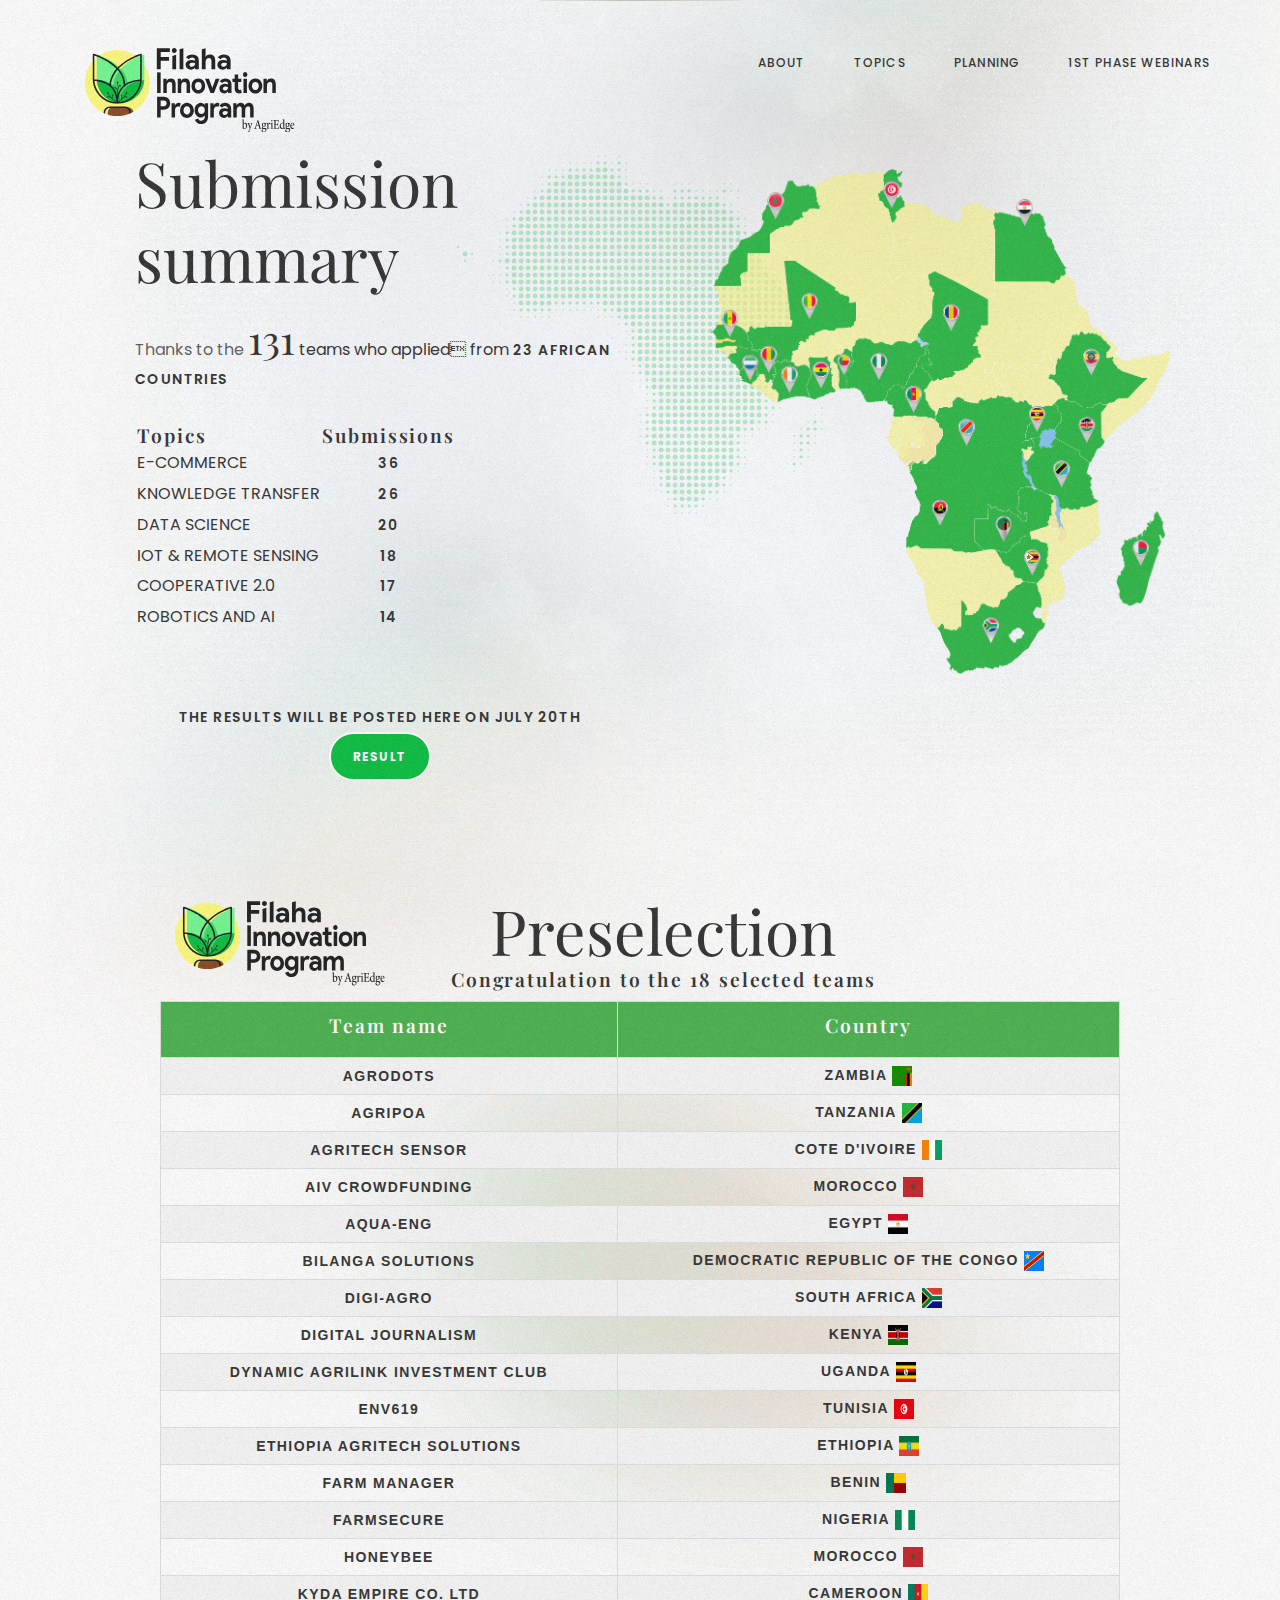
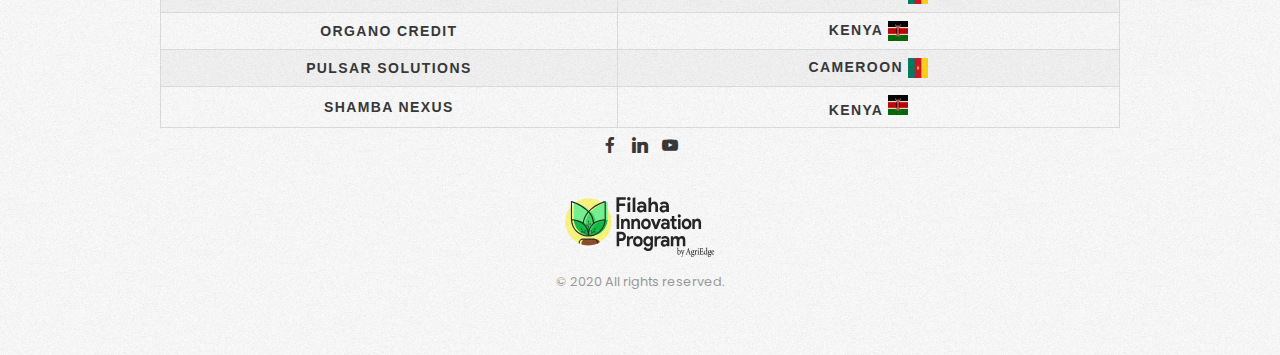
<file: summary.html>
<!DOCTYPE html>
<html class="basic" lang="en">

<head>
    <meta charset="utf-8">
    <meta http-equiv="x-ua-compatible" content="ie=edge">

    <title>Filaha Innov</title>

    <!-- Behavioral Meta Data -->

    <meta name="viewport" content="width=device-width, initial-scale=1, shrink-to-fit=no">

    <!-- Core Meta Data -->
    <meta name="author" content="AgriEdge">
    <meta name="description" content="FILAHA INNOVATION PROGRAM by AgriEdge">
    <meta name="keywords" content="Digital solutions serving farmers and agricultural cooperatives for a Sustainable agriculture">

    <!-- Favicon -->
    <link rel="apple-touch-icon" sizes="180x180" href="assets/images/favicons/apple-touch-icon.png">
    <link rel="icon" type="image/png" href="assets/images/favicons/favicon-32x32.png" sizes="32x32">
    <link rel="icon" type="image/png" href="assets/images/favicons/favicon-16x16.png" sizes="16x16">
    <link rel="manifest" href="assets/images/favicons/manifest.json">
    <link rel="mask-icon" href="assets/images/favicons/safari-pinned-tab.svg" color="#21252b">
    <meta name="theme-color" content="#00C66B">

    <!-- Facebook -->
    <meta property="fb:app_id" content="">
    <meta property="og:type" content="Filaha Innov" />
    <meta property="og:meta_name" content="AgriEdge" />
    <meta property="og:title" content="FILAHA INNOVATION PROGRAM by AgriEdge" />
    <meta property="og:description" content="Digital solutions serving farmers and agricultural cooperatives for a Sustainable agriculture" />
    <meta property="og:image" content="assets/images/basic/gallery/fillaha.png" />

    <!-- Twitter -->
    <meta name="twitter:card" content="summary_large_image">
    <meta name="twitter:title" content="FILAHA INNOVATION PROGRAM by AgriEdge" />
    <meta name="twitter:description" content="Digital solutions serving farmers and agricultural cooperatives for a Sustainable agriculture" />
    <meta name="twitter:image:src" content="assets/images/basic/gallery/fillaha.png" />
    <meta name="twitter:site" content="@AgriEdge">
    <meta name="twitter:creator" content="@AgriEdge">
    <!-- Other social networks -->
    <link rel="image_src" href="assets/images/basic/gallery/fillaha.png" />
    <!-- Fonts -->
    <link href="https://fonts.googleapis.com/css?family=Playfair+Display" rel="stylesheet">
    <link href="https://fonts.googleapis.com/css?family=Poppins:400,600" rel="stylesheet">
    <link href="assets/stylesheets/basic.css" rel="stylesheet" />
    <link href="css/global.css" rel="stylesheet" />
</head>

<body>
    <!-- Main Content -->
    <main>
        <!-- Hero -->
        <section id="hero" class="hero">

            <div class="hero-content">
                <div class="hero-header">
                    <div class="-logo">
                        <div class="logo_ta7t">
                            <a href="index.html">
                                <svg xmlns="http://www.w3.org/2000/svg" viewBox="0 0 437 175.95">
                                    <defs>
                                        <style>
                                            .cls-1 {
                                                fill: #f9f67d;
                                            }
        
                                            .cls-2 {
                                                fill: #894b28;
                                            }
        
                                            .cls-3 {
                                                fill: #212121;
                                            }
        
                                            .cls-4 {
                                                opacity: 0.2;
                                            }
        
                                            .cls-5 {
                                                fill: #0dbc42;
                                            }
        
                                            .cls-6 {
                                                fill: #73f48f;
                                            }
        
                                            .cls-7 {
                                                fill: #3ad662;
                                            }
        
                                            .cls-8 {
                                                fill: #231f20;
                                            }
                                        </style>
                                    </defs>
                                    <title>Asset 3</title>
                                    <g id="Layer_2" data-name="Layer 2">
                                        <g id="Layer_1-2" data-name="Layer 1">
                                            <path class="cls-1"
                                                d="M135.46,73a69.16,69.16,0,0,1-34.13,59.91c-1.66,1-3.35,1.86-5.09,2.69a4.81,4.81,0,0,1-.51.25c-.4.19-.8.37-1.21.54s-.61.26-.91.39l-.91.38c-.52.21-1,.42-1.57.62a66.84,66.84,0,0,1-16.47,3.87c-1.14.11-2.29.2-3.44.25a.07.07,0,0,1-.09,0h0c-1.11.07-2.23.1-3.36.1a69.15,69.15,0,0,1-6.93-.35A67.08,67.08,0,0,1,48.12,139c-1.28-.39-2.55-.83-3.79-1.29-.52-.2-1-.4-1.57-.62l-.92-.38-.9-.38c-.41-.18-.83-.36-1.22-.56-.17-.08-.35-.16-.51-.25A69.73,69.73,0,0,1,16.59,27.69c.54-.63,1.09-1.25,1.66-1.87l1.65-1.74c.8-.81,1.62-1.61,2.48-2.38.62-.56,1.24-1.13,1.89-1.67.29-.26.58-.49.87-.73s.81-.66,1.22-1c.1-.08.21-.15.3-.23.42-.34.83-.65,1.26-1h0l.84-.62c.27-.2.54-.38.8-.55s.54-.39.82-.56l0,0c.56-.39,1.14-.76,1.72-1.12a66.76,66.76,0,0,1,71.09-.06c.58.37,1.15.75,1.71,1.13.29.18.57.37.86.59s.53.35.79.54l.86.63c.32.23.63.47.94.71s.4.31.6.49h0c.29.22.58.45.86.69s.57.44.85.68h0c1.67,1.41,3.28,2.9,4.81,4.44l1.67,1.75c.56.62,1.11,1.24,1.65,1.87a73.84,73.84,0,0,1,5.22,7A69.68,69.68,0,0,1,135.46,73Z" />
                                            <path class="cls-2"
                                                d="M101.33,132.86c-1.66,1-3.35,1.86-5.09,2.69a4.81,4.81,0,0,1-.51.25c-.4.19-.8.37-1.21.54s-.61.26-.91.39l-.91.38c-.52.21-1,.42-1.57.62a66.84,66.84,0,0,1-16.47,3.87c-1.14.11-2.29.2-3.44.25a.07.07,0,0,1-.09,0h0c-1.11.07-2.23.1-3.36.1a69.15,69.15,0,0,1-6.93-.35A67.08,67.08,0,0,1,48.12,139c-.18-1.81-.38-3.85-.38-4.13a11.22,11.22,0,0,1,5.18-9.5,10.74,10.74,0,0,1,5.8-1.69H90.51A10.85,10.85,0,0,1,98.28,127,11.38,11.38,0,0,1,101.33,132.86Z" />
                                            <path class="cls-3"
                                                d="M89.86,123.7A12.47,12.47,0,0,0,83.62,122H51.83a12.78,12.78,0,0,0-12.65,12.87,4.57,4.57,0,0,0,0,.65c.16.09.34.17.51.25.39.2.81.38,1.22.56l.9.38.92.38a9.11,9.11,0,0,1-.26-2.22,9.43,9.43,0,0,1,9.33-9.5H83.62a9.43,9.43,0,0,1,9.34,9.5,9.11,9.11,0,0,1-.26,2.22l.91-.38c.3-.13.61-.25.91-.39s.81-.35,1.21-.54a4.81,4.81,0,0,0,.51-.25,4.72,4.72,0,0,0,0-.66A12.91,12.91,0,0,0,89.86,123.7Z" />
                                            <g class="cls-4">
                                                <path class="cls-5"
                                                    d="M115.33,68.82a1.25,1.25,0,0,1,0,.19,1.09,1.09,0,0,0,0-.19Z" />
                                            </g>
                                            <path class="cls-6"
                                                d="M124.1,13.59V64c0,1,0,2.07-.09,3.09-1.5,25.34-21.38,45.6-46.23,47.21h-.17c-1,.07-2,.1-3,.1s-2,0-3-.1h-.17C45.6,112.62,25.14,90.75,25.14,64V13.59s31,9.19,50,29.59C94.28,21.88,124.1,13.59,124.1,13.59Z" />
                                            <path class="cls-7"
                                                d="M78.88,110.14a51.11,51.11,0,0,0-3.73-67S42.5,76.37,71.81,110.76C72.84,112,77.73,111.61,78.88,110.14Z" />
                                            <path class="cls-5"
                                                d="M124,67.08c-1.5,25.34-21.38,45.6-46.23,47.21h-.17c-1,.07-2,.1-3,.1C74.62,67.17,121,67.17,121,67.17Z" />
                                            <path class="cls-5"
                                                d="M25.14,67.08c1.49,25.34,21.37,45.6,46.22,47.21h.17c1,.07,2,.1,3,.1,0-47.23-46.36-47.23-46.36-47.23Z" />
                                            <path class="cls-3"
                                                d="M118.21,12.25a1.64,1.64,0,0,0-1.44-.28,101.45,101.45,0,0,0-11,3.92c-.83.33-1.69.7-2.57,1.09C93.78,21.15,81,28.08,70.39,38.53c-.73.73-1.46,1.46-2.16,2.22A95.62,95.62,0,0,0,51.46,27.3,136.61,136.61,0,0,0,32.15,17c-.88-.4-1.75-.76-2.58-1.1-1.62-.67-3.11-1.26-4.43-1.75C21.44,12.8,19,12.07,18.71,12a1.66,1.66,0,0,0-1.46.28,1.69,1.69,0,0,0-.66,1.35V64c0,.88,0,1.76.06,2.65C17.94,92.38,37.72,113.48,63,115.87l1.2.1h.41c1,.07,2,.11,3,.11h.1c1,0,2.1,0,3-.1h.17l.29,0a50.36,50.36,0,0,0,12.26-2.4h0a52,52,0,0,0,35.32-46.29v-.2c.06-1,.1-2,.1-3.08V13.6A1.71,1.71,0,0,0,118.21,12.25ZM66.37,48l.52-.67c.26-.35.52-.66.76-.94a3.45,3.45,0,0,1,.23-.28l.42-.49c.6.67,1.19,1.34,1.76,2.05.23.28.45.57.69.87.63.81,1.24,1.64,1.8,2.48a8,8,0,0,1,.57.86c.26.38.51.76.74,1.15s.55.9.8,1.36.51.9.75,1.36.55,1,.8,1.58.4.84.59,1.26c.26.57.51,1.16.74,1.75.15.37.29.73.43,1.1s.21.56.3.84.28.79.4,1.18.17.52.25.79c.21.64.39,1.27.55,1.92.11.36.19.72.28,1.09s.12.52.18.78a1.49,1.49,0,0,0,0,.18c.12.5.2,1,.3,1.52s.22,1.19.3,1.79a3.58,3.58,0,0,1,.06.37c.08.53.15,1.06.19,1.6,0,.12,0,.25,0,.38A16.65,16.65,0,0,1,81,75.7c.06.68.09,1.34.09,2-.53.46-1,.93-1.56,1.42a40.17,40.17,0,0,0-9.3,13.34h0a43.61,43.61,0,0,0-2.56,7.64c-.07-.33-.16-.65-.24-1v0a42.72,42.72,0,0,0-7.7-15.72h0a38.84,38.84,0,0,0-3.88-4.26h0c-.14-.13-.28-.27-.43-.39-.33-.31-.67-.62-1-.92,0-.67.1-1.36.18-2,0-.26.06-.54.1-.82,0-.47.11-.93.19-1.39s.1-.68.16-1c.09-.48.18-1,.29-1.44.27-1.32.61-2.65,1-4,.11-.37.22-.73.35-1.1s.29-.87.44-1.3c.25-.71.51-1.38.79-2.05.16-.47.35-.9.55-1.35a59,59,0,0,1,4.45-8.41c.08-.11.15-.23.22-.34l.2-.33a1.81,1.81,0,0,1,.18-.27l.61-.9a4,4,0,0,0,.22-.34c.5-.73,1-1.41,1.46-2l.54-.7S66.37,48,66.37,48ZM19.9,64V15.9c.18.06.36.13.54.18l.48.17.12,0,1.06.38.28.1,2.76,1.05.13.06,1.09.43c.4.16.8.31,1.21.5s.86.35,1.29.53c2.6,1.09,5.54,2.41,8.65,4,.91.45,1.82.91,2.74,1.41.42.21.83.43,1.24.66q1.84,1,3.75,2.1l.68.39c1.43.85,2.88,1.73,4.32,2.67a91.27,91.27,0,0,1,15.7,12.65l-.68.8-.13.17-1,1.22c-3.84,5-10.39,14.9-12.43,27.31,0,.18,0,.36-.08.54-.13.73-.21,1.46-.29,2.21a3.37,3.37,0,0,0-.44-.33,46.83,46.83,0,0,0-5.42-3.28A54.61,54.61,0,0,0,36,68h-.06a61,61,0,0,0-10.75-2.22c-1-.11-1.82-.18-2.45-.23l-.48,0c-.54,0-.86,0-.88,0l-1.42,0C19.91,65,19.9,64.49,19.9,64Zm39.49,48-.49-.1-1.13-.22c-.35-.07-.69-.16-1-.24a1.41,1.41,0,0,1-.22-.06l-.62-.15c-.47-.11-.92-.24-1.37-.38s-.64-.18-.94-.28c-.46-.14-.91-.3-1.37-.45s-.75-.27-1.14-.42a.12.12,0,0,1-.08,0l-1.05-.43A48.77,48.77,0,0,1,20.13,68.82l1.16.05s.72,0,1.92.1c.59,0,1.29.11,2.09.19a.2.2,0,0,0,.1,0,55.33,55.33,0,0,1,18.33,5.41,43.53,43.53,0,0,1,7.4,4.74c.55.43,1.08.88,1.59,1.34s1.13,1,1.66,1.58c.3.29.58.59.85.89A36.48,36.48,0,0,1,61.3,92s0,0,0,0a40.66,40.66,0,0,1,2.63,6.85s0,0,0,0a50.78,50.78,0,0,1,1.84,10.33c0,.21,0,.41,0,.62,0,.49.07,1,.1,1.49s0,.91,0,1.37h-.29c-.31,0-.6,0-.91-.05a.18.18,0,0,0-.1,0h-.1l-.37,0c-.48,0-1-.08-1.43-.14a16.92,16.92,0,0,1-1.76-.21c-.49,0-1-.14-1.44-.22h0a.5.5,0,0,0-.13,0Zm54.74-43.11,1.18-.05v.1c0,.23,0,.44-.06.66s0,.37-.07.56c-.05.34-.09.69-.14,1s-.1.69-.17,1-.15.9-.23,1.34c0,.15-.06.31-.1.46-.12.62-.26,1.24-.41,1.85s-.33,1.32-.52,2c-.06.21-.13.42-.2.62-.14.52-.3,1-.48,1.53s-.41,1.18-.63,1.75-.38.94-.58,1.41a5.16,5.16,0,0,1-.21.49c-.21.52-.44,1-.69,1.53a2.46,2.46,0,0,1-.19.4c-.21.44-.43.88-.66,1.3a7.17,7.17,0,0,1-.35.67c-.29.53-.58,1-.89,1.56a.09.09,0,0,1-.06.08q-.37.66-.78,1.29c-.21.34-.43.68-.66,1a1.7,1.7,0,0,1-.27.39c-.27.43-.56.83-.86,1.24-.17.24-.34.46-.53.69s-.49.67-.78,1-.69.85-1.07,1.28-.67.78-1,1.18a6.17,6.17,0,0,1-.5.53c-.29.31-.59.63-.89.93s-.45.44-.68.67l-.81.76a5.8,5.8,0,0,1-.58.52c-.37.35-.75.67-1.13,1-.18.15-.36.31-.54.45s-.58.46-.87.67-.73.58-1.1.84c-.14.12-.3.23-.45.34-.39.28-.78.55-1.18.8-.22.16-.45.31-.68.45-.42.28-.83.55-1.26.79l-.48.28c-.32.19-.65.38-1,.55a10.11,10.11,0,0,1-1,.56c-.51.26-1,.53-1.54.77s-1.27.6-1.92.87c0,0,0,0-.08,0-.63.26-1.27.52-1.92.76l0,0c-.62.24-1.26.45-1.89.65a.86.86,0,0,1-.21.07c-.51.15-1,.31-1.54.45-.21.07-.43.13-.65.18-.64.17-1.29.32-1.94.46s-1.43.3-2.15.43c-.33,0-.66.11-1,.15H74.5c-.22,0-.46.07-.68.1a3.31,3.31,0,0,1-.55.07c-.52.07-1,.12-1.58.16a2.45,2.45,0,0,1-.46,0,0,0,0,0,1,0,0h0a1.78,1.78,0,0,1-.39,0,.22.22,0,0,0-.11,0H70.6l-.8,0h-.4l0-1.35c0-.59.07-1.18.11-1.75,0-.07,0-.13,0-.18,0-.44.07-.85.13-1.27h0c0-.23,0-.44,0-.65.07-.64.15-1.29.25-1.92.23-1.64.54-3.23.91-4.76.07-.34.17-.66.25-1,.12-.49.26-1,.4-1.43s.29-.9.44-1.37h0a39.41,39.41,0,0,1,4.6-9.39c.29-.44.59-.86.9-1.28.45-.6.92-1.21,1.42-1.8a9.3,9.3,0,0,1,.66-.77c.45-.52.93-1,1.42-1.51s1.13-1.1,1.72-1.63,1.13-1,1.71-1.43l.83-.64c.27-.21.55-.4.82-.6.47-.34,1-.66,1.45-1,.26-.17.52-.34.78-.49s.65-.41,1-.59l.26-.16c.65-.38,1.33-.74,2-1.09a54.33,54.33,0,0,1,14.21-4.8h0A50,50,0,0,1,114.13,68.87ZM115.55,64c0,.49,0,1,0,1.46l-1.45,0a59.2,59.2,0,0,0-24.86,6.68,47.38,47.38,0,0,0-4.9,3A52.48,52.48,0,0,0,72.83,45.77c-.18-.24-.36-.46-.55-.68-.55-.66-1.12-1.31-1.71-2,.7-.75,1.43-1.48,2.16-2.2l.11-.1,1-1,1.29-1.2c.69-.62,1.39-1.23,2.11-1.83a97.57,97.57,0,0,1,10-7.36l1.9-1.2c.8-.49,1.58-1,2.37-1.43l.06-.05c.77-.45,1.53-.88,2.28-1.3s1.63-.9,2.41-1.31l1.18-.62c2.3-1.19,4.5-2.24,6.56-3.15l2-.89c1.07-.46,2.09-.88,3-1.26h0a3.19,3.19,0,0,1,.35-.14l1.87-.72c1.76-.67,3.23-1.18,4.31-1.53Z" />
                                            <path class="cls-6" d="M68.24,43.18l0,0,0,0,0,0Z" />
                                            <path class="cls-8"
                                                d="M69.21,113.21a.51.51,0,0,1-.43-.23.54.54,0,0,1,.14-.74c.12-.08,12.42-8.59,17.33-17.91a.51.51,0,0,1,.7-.22.53.53,0,0,1,.21.71c-5,9.56-17.15,18-17.66,18.3A.52.52,0,0,1,69.21,113.21Z" />
                                            <path class="cls-8"
                                                d="M87.18,95.18a1.67,1.67,0,1,1,1.64-1.67A1.66,1.66,0,0,1,87.18,95.18Zm0-2.29a.61.61,0,0,0-.6.62.6.6,0,0,0,.6.61.61.61,0,0,0,.61-.61A.62.62,0,0,0,87.18,92.89Z" />
                                            <path class="cls-8"
                                                d="M76.61,100.43a1.67,1.67,0,1,1,1.64-1.67A1.66,1.66,0,0,1,76.61,100.43Zm0-2.29a.62.62,0,0,0,0,1.24.62.62,0,0,0,0-1.24Z" />
                                            <path class="cls-8"
                                                d="M86.91,104a1.67,1.67,0,1,1,1.64-1.67A1.66,1.66,0,0,1,86.91,104Zm0-2.28a.61.61,0,0,0-.61.61.61.61,0,1,0,1.21,0A.6.6,0,0,0,86.91,101.76Z" />
                                            <path class="cls-8"
                                                d="M76.44,107.41a.79.79,0,0,1-.2,0,.53.53,0,0,1-.28-.69s1.55-3.88.58-6.6a.54.54,0,0,1,.31-.67.52.52,0,0,1,.67.31c1.1,3.11-.53,7.19-.6,7.36A.53.53,0,0,1,76.44,107.41Z" />
                                            <path class="cls-8"
                                                d="M79.83,104.15a.5.5,0,0,1-.4-.19.53.53,0,0,1,.07-.74,9.23,9.23,0,0,1,6.43-1.91.53.53,0,0,1,.47.57.53.53,0,0,1-.57.48A8.32,8.32,0,0,0,80.16,104,.48.48,0,0,1,79.83,104.15Z" />
                                            <path class="cls-8"
                                                d="M67.68,100.64h-.1a.52.52,0,0,1-.41-.61c0-.16,3-16.74.87-27.13a.52.52,0,0,1,.4-.62.51.51,0,0,1,.61.41c2.14,10.59-.84,27.36-.87,27.53A.5.5,0,0,1,67.68,100.64Z" />
                                            <path class="cls-8"
                                                d="M68.24,73.32h-.15a1.62,1.62,0,0,1-1.11-.6A1.66,1.66,0,0,1,68.38,70a1.61,1.61,0,0,1,1.11.59,1.7,1.7,0,0,1-.2,2.36A1.63,1.63,0,0,1,68.24,73.32Zm0-2.28a.6.6,0,0,0-.39.14.62.62,0,0,0,.33,1.09.63.63,0,0,0,.44-.14.62.62,0,0,0,.08-.87.56.56,0,0,0-.41-.22Z" />
                                            <path class="cls-8"
                                                d="M63.43,84.26h-.15a1.61,1.61,0,0,1-1.11-.59,1.7,1.7,0,0,1-.38-1.22,1.68,1.68,0,0,1,.59-1.14,1.61,1.61,0,0,1,1.19-.38,1.59,1.59,0,0,1,1.11.6,1.67,1.67,0,0,1,.38,1.22,1.71,1.71,0,0,1-.58,1.13A1.64,1.64,0,0,1,63.43,84.26Zm0-2.29a.62.62,0,0,0-.38.14A.62.62,0,0,0,63,83a.56.56,0,0,0,.41.22.59.59,0,0,0,.44-.14.62.62,0,0,0,.22-.42.67.67,0,0,0-.14-.45A.62.62,0,0,0,63.42,82Z" />
                                            <path class="cls-8"
                                                d="M73.61,80.31h-.15a1.61,1.61,0,0,1-1.11-.59A1.69,1.69,0,0,1,72,78.49a1.67,1.67,0,0,1,.58-1.13,1.57,1.57,0,0,1,1.2-.38,1.61,1.61,0,0,1,1.11.59,1.68,1.68,0,0,1-.21,2.35A1.6,1.6,0,0,1,73.61,80.31Zm0-2.29a.59.59,0,0,0-.38.14.62.62,0,0,0-.08.87.56.56,0,0,0,.41.22.55.55,0,0,0,.44-.14.63.63,0,0,0,.08-.87.59.59,0,0,0-.41-.21Z" />
                                            <path class="cls-8"
                                                d="M69,90a.52.52,0,0,1-.48-.33c0-.05-1.84-4.54-4.31-6a.54.54,0,0,1-.19-.73.52.52,0,0,1,.71-.19c2.78,1.65,4.67,6.32,4.75,6.52a.54.54,0,0,1-.29.69A.65.65,0,0,1,69,90Z" />
                                            <path class="cls-8"
                                                d="M69.22,86.46h0a.53.53,0,0,1-.49-.56c0-.22.39-5.29,3.48-7.44a.52.52,0,0,1,.72.14.54.54,0,0,1-.13.73c-2.69,1.86-3,6.59-3,6.64A.52.52,0,0,1,69.22,86.46Z" />
                                            <path class="cls-8"
                                                d="M65.78,113.21a.5.5,0,0,1-.29-.09c-.52-.35-12.64-8.74-17.67-18.3a.54.54,0,0,1,.21-.71.51.51,0,0,1,.7.22c4.92,9.33,17.21,17.83,17.33,17.91a.54.54,0,0,1,.14.74A.51.51,0,0,1,65.78,113.21Z" />
                                            <path class="cls-8"
                                                d="M47.8,95.18a1.67,1.67,0,1,1,1.64-1.67A1.66,1.66,0,0,1,47.8,95.18Zm0-2.29a.61.61,0,0,0-.6.62.61.61,0,1,0,1.21,0A.61.61,0,0,0,47.8,92.89Z" />
                                            <path class="cls-8"
                                                d="M58.37,100.43A1.67,1.67,0,1,1,60,98.76,1.65,1.65,0,0,1,58.37,100.43Zm0-2.29a.62.62,0,1,0,.61.62A.61.61,0,0,0,58.37,98.14Z" />
                                            <path class="cls-8"
                                                d="M48.08,104a1.67,1.67,0,1,1,1.63-1.67A1.65,1.65,0,0,1,48.08,104Zm0-2.28a.61.61,0,0,0-.61.61.61.61,0,1,0,1.21,0A.6.6,0,0,0,48.08,101.76Z" />
                                            <path class="cls-8"
                                                d="M58.54,107.41a.52.52,0,0,1-.47-.33c-.07-.17-1.71-4.25-.6-7.36a.51.51,0,0,1,.66-.31.52.52,0,0,1,.31.67c-1,2.72.57,6.56.58,6.6a.53.53,0,0,1-.28.69A.65.65,0,0,1,58.54,107.41Z" />
                                            <path class="cls-8"
                                                d="M55.16,104.15a.47.47,0,0,1-.33-.12,8.36,8.36,0,0,0-5.68-1.67.53.53,0,0,1-.1-1,9.22,9.22,0,0,1,6.44,1.91.53.53,0,0,1,.07.74A.5.5,0,0,1,55.16,104.15Z" />
                                            <path class="cls-3"
                                                d="M150.23.49h27.24V8.31H158.33V18.93h17.22v7.82H158.33V44.21h-8.1Z" />
                                            <path class="cls-3"
                                                d="M190.13,1.5A4.93,4.93,0,0,0,186.52,0,5,5,0,0,0,183,1.5a5.37,5.37,0,0,0-1.07,1.62,5.07,5.07,0,0,0-.39,2,5.16,5.16,0,0,0,.39,2A5.33,5.33,0,0,0,183,8.76a5.19,5.19,0,0,0,1.62,1.11,5.22,5.22,0,0,0,2,.39,4.93,4.93,0,0,0,3.61-1.5,4.91,4.91,0,0,0,1.5-3.63A4.94,4.94,0,0,0,190.13,1.5Zm-7.5,15.09V44.21h7.86V14.31Z" />
                                            <path class="cls-3" d="M197.69,2.79V44.21h7.85V.5Z" />
                                            <path class="cls-3"
                                                d="M230.08,41h-.48A13.44,13.44,0,0,1,226.27,44a9.34,9.34,0,0,1-5,1.22,12.18,12.18,0,0,1-4.29-.76,11.07,11.07,0,0,1-3.51-2.11,9.49,9.49,0,0,1-2.34-3.24,10.09,10.09,0,0,1-.84-4.15,9.46,9.46,0,0,1,.9-4.18,9.56,9.56,0,0,1,2.52-3.21,11.42,11.42,0,0,1,3.81-2,15.49,15.49,0,0,1,4.77-.71,20.61,20.61,0,0,1,4.74.46,22.69,22.69,0,0,1,3.06.95v-.92a4.92,4.92,0,0,0-1.86-3.94,7,7,0,0,0-4.62-1.55,8.58,8.58,0,0,0-6.9,3.48l-5.7-4a15.35,15.35,0,0,1,12.78-6q6.84,0,10.44,3.27t3.6,9.68v18h-7.74Zm0-9A16.33,16.33,0,0,0,227.23,31,12.49,12.49,0,0,0,224,30.6a6.67,6.67,0,0,0-4.35,1.25,3.83,3.83,0,0,0-1.53,3.08,3.47,3.47,0,0,0,1.47,2.93A5.53,5.53,0,0,0,223,39a7.15,7.15,0,0,0,5.13-2.11,6.72,6.72,0,0,0,1.44-2.19A6.84,6.84,0,0,0,230.08,32.06Z" />
                                            <path class="cls-3"
                                                d="M269.3,16.73c-1.83-2.28-4.64-3.41-8.44-3.41a10.48,10.48,0,0,0-5.31,1.37,9.88,9.88,0,0,0-3.63,3.51h-.48l.48-5.44V.5l-7.85,2.27V44.21h7.85V29.62a13.19,13.19,0,0,1,.45-3.45,9.07,9.07,0,0,1,1.33-2.84,6.62,6.62,0,0,1,2.12-1.93,5.81,5.81,0,0,1,2.89-.7,5.07,5.07,0,0,1,4,1.63,6.82,6.82,0,0,1,1.44,4.72V44.21H272V26.08Q272,20.16,269.3,16.73Z" />
                                            <path class="cls-3"
                                                d="M296.32,41h-.48A13.44,13.44,0,0,1,292.51,44a9.34,9.34,0,0,1-5,1.22,12.18,12.18,0,0,1-4.29-.76,11.07,11.07,0,0,1-3.51-2.11,9.49,9.49,0,0,1-2.34-3.24,10.09,10.09,0,0,1-.84-4.15,9.46,9.46,0,0,1,.9-4.18,9.56,9.56,0,0,1,2.52-3.21,11.42,11.42,0,0,1,3.81-2,15.49,15.49,0,0,1,4.77-.71,20.61,20.61,0,0,1,4.74.46,22.69,22.69,0,0,1,3.06.95v-.92a4.92,4.92,0,0,0-1.86-3.94,7,7,0,0,0-4.62-1.55,8.58,8.58,0,0,0-6.9,3.48l-5.7-4a15.35,15.35,0,0,1,12.78-6q6.84,0,10.44,3.27t3.6,9.68v18h-7.74Zm0-9A16.33,16.33,0,0,0,293.47,31a12.49,12.49,0,0,0-3.21-.39,6.67,6.67,0,0,0-4.35,1.25,3.83,3.83,0,0,0-1.53,3.08,3.47,3.47,0,0,0,1.47,2.93,5.53,5.53,0,0,0,3.39,1.1,7.15,7.15,0,0,0,5.13-2.11,6.72,6.72,0,0,0,1.44-2.19A6.84,6.84,0,0,0,296.32,32.06Z" />
                                            <path class="cls-3" d="M150.78,50.81h7.43v43h-7.43Z" />
                                            <path class="cls-3"
                                                d="M170.54,68.21H171a9.49,9.49,0,0,1,3.41-3.51,9.31,9.31,0,0,1,4.9-1.29,10.4,10.4,0,0,1,4.45.9,8.26,8.26,0,0,1,3.17,2.55,11.72,11.72,0,0,1,1.87,4,19.48,19.48,0,0,1,.63,5.13V93.77H182.2V76.91a7.2,7.2,0,0,0-1.29-4.71,4.66,4.66,0,0,0-3.77-1.53,4.89,4.89,0,0,0-2.61.69,6.32,6.32,0,0,0-1.93,1.86A8.92,8.92,0,0,0,171.39,76a13.69,13.69,0,0,0-.41,3.39v14.4h-7.21V64.37h6.77Z" />
                                            <path class="cls-3"
                                                d="M200.64,68.21h.44a9.49,9.49,0,0,1,3.41-3.51,9.31,9.31,0,0,1,4.9-1.29,10.4,10.4,0,0,1,4.45.9A8.26,8.26,0,0,1,217,66.86a11.72,11.72,0,0,1,1.87,4,19.48,19.48,0,0,1,.63,5.13V93.77H212.3V76.91A7.2,7.2,0,0,0,211,72.2a4.66,4.66,0,0,0-3.77-1.53,4.89,4.89,0,0,0-2.61.69,6.21,6.21,0,0,0-1.93,1.86A8.69,8.69,0,0,0,201.49,76a13.23,13.23,0,0,0-.41,3.39v14.4h-7.21V64.37h6.77Z" />
                                            <path class="cls-3"
                                                d="M236.73,63.41a13.91,13.91,0,0,1,5.75,1.17A13.58,13.58,0,0,1,247,67.82a15.12,15.12,0,0,1,3,5,19.08,19.08,0,0,1,0,12.6,15.12,15.12,0,0,1-3,4.95,13.58,13.58,0,0,1-4.52,3.24,14.71,14.71,0,0,1-11.5,0,13.64,13.64,0,0,1-4.51-3.24,15,15,0,0,1-3-4.95,19.08,19.08,0,0,1,0-12.6,15,15,0,0,1,3-5A13.64,13.64,0,0,1,231,64.58,13.91,13.91,0,0,1,236.73,63.41Zm0,24.06a6.54,6.54,0,0,0,2.67-.57,6.83,6.83,0,0,0,2.29-1.65,7.83,7.83,0,0,0,1.56-2.64,11.09,11.09,0,0,0,0-7.08,7.83,7.83,0,0,0-1.56-2.64,6.83,6.83,0,0,0-2.29-1.65,6.54,6.54,0,0,0-2.67-.57,6.46,6.46,0,0,0-2.69.57,6.82,6.82,0,0,0-2.26,1.65,8,8,0,0,0-1.57,2.64,11.09,11.09,0,0,0,0,7.08,8,8,0,0,0,1.57,2.64A6.82,6.82,0,0,0,234,86.9,6.46,6.46,0,0,0,236.73,87.47Z" />
                                            <path class="cls-3"
                                                d="M250.76,64.37H259l6.72,18.72h.38l6.77-18.72H281l-11.61,29.4h-7.1Z" />
                                            <path class="cls-3"
                                                d="M298.86,90.65h-.44a12.72,12.72,0,0,1-3.06,2.88,8.07,8.07,0,0,1-4.59,1.2,10.35,10.35,0,0,1-3.94-.75,10,10,0,0,1-3.21-2.07,9.17,9.17,0,0,1-2.15-3.18,10.63,10.63,0,0,1-.77-4.08,9.89,9.89,0,0,1,.82-4.11,9.25,9.25,0,0,1,2.31-3.15,10.27,10.27,0,0,1,3.5-2,13.39,13.39,0,0,1,4.37-.69,17.49,17.49,0,0,1,4.35.45,20,20,0,0,1,2.81.93v-.9a5,5,0,0,0-1.71-3.87,6.11,6.11,0,0,0-4.23-1.53,7.69,7.69,0,0,0-6.33,3.42l-5.23-3.9a13.74,13.74,0,0,1,11.72-5.88q6.27,0,9.57,3.21T306,76.13V93.77h-7.1Zm0-8.82a14.34,14.34,0,0,0-2.62-1,10.56,10.56,0,0,0-2.94-.39,5.88,5.88,0,0,0-4,1.23,3.89,3.89,0,0,0-1.4,3,3.5,3.5,0,0,0,1.35,2.88,4.8,4.8,0,0,0,3.1,1.08A6.15,6.15,0,0,0,295,88a6.51,6.51,0,0,0,3.38-3.66A7.16,7.16,0,0,0,298.86,81.83Z" />
                                            <path class="cls-3"
                                                d="M312.61,71.09h-4.73V64.37h4.73v-9h7.21v9h6.6v6.72h-6.6V82.84a9.92,9.92,0,0,0,.19,2,3.22,3.22,0,0,0,.75,1.51,2.61,2.61,0,0,0,2.2,1,4.23,4.23,0,0,0,1.48-.21,4.47,4.47,0,0,0,1.05-.57l2,6.9a11.39,11.39,0,0,1-2.73,1,14.55,14.55,0,0,1-3.22.33,9.08,9.08,0,0,1-3.66-.7,7.69,7.69,0,0,1-2.72-1.93q-2.59-2.76-2.59-7.84Z" />
                                            <path class="cls-3"
                                                d="M334.51,60.41a4.28,4.28,0,0,1-1.79-.39,4.63,4.63,0,0,1-1.48-1.08,5.2,5.2,0,0,1-1-1.59,5.63,5.63,0,0,1,0-4,5.2,5.2,0,0,1,1-1.59,4.63,4.63,0,0,1,1.48-1.08,4.28,4.28,0,0,1,1.79-.39,4.34,4.34,0,0,1,3.3,1.47,5.31,5.31,0,0,1,0,7.14A4.34,4.34,0,0,1,334.51,60.41Zm-3.57,33.36V64.37h7.2v29.4Z" />
                                            <path class="cls-3"
                                                d="M355.75,63.41a13.91,13.91,0,0,1,5.75,1.17A13.54,13.54,0,0,1,366,67.82a15,15,0,0,1,3,5,19.08,19.08,0,0,1,0,12.6,15,15,0,0,1-3,4.95,13.54,13.54,0,0,1-4.51,3.24,14.71,14.71,0,0,1-11.5,0,13.54,13.54,0,0,1-4.51-3.24,14.79,14.79,0,0,1-3-4.95,19.08,19.08,0,0,1,0-12.6,14.79,14.79,0,0,1,3-5A13.54,13.54,0,0,1,350,64.58,13.91,13.91,0,0,1,355.75,63.41Zm0,24.06a6.54,6.54,0,0,0,2.67-.57,6.8,6.8,0,0,0,2.28-1.65,7.85,7.85,0,0,0,1.57-2.64,11.09,11.09,0,0,0,0-7.08,7.85,7.85,0,0,0-1.57-2.64,6.8,6.8,0,0,0-2.28-1.65,6.54,6.54,0,0,0-2.67-.57,6.46,6.46,0,0,0-2.69.57,6.82,6.82,0,0,0-2.26,1.65,8,8,0,0,0-1.57,2.64,11.09,11.09,0,0,0,0,7.08,8,8,0,0,0,1.57,2.64,6.82,6.82,0,0,0,2.26,1.65A6.46,6.46,0,0,0,355.75,87.47Z" />
                                            <path class="cls-3"
                                                d="M379.41,68.21h.44a9.57,9.57,0,0,1,3.41-3.51,9.36,9.36,0,0,1,4.9-1.29,10.45,10.45,0,0,1,4.46.9,8.23,8.23,0,0,1,3.16,2.55,11.53,11.53,0,0,1,1.87,4,19.06,19.06,0,0,1,.64,5.13V93.77h-7.21V76.91a7.2,7.2,0,0,0-1.29-4.71A4.67,4.67,0,0,0,386,70.67a4.93,4.93,0,0,0-2.62.69,6.29,6.29,0,0,0-1.92,1.86A8.47,8.47,0,0,0,380.27,76a13.23,13.23,0,0,0-.42,3.39v14.4h-7.21V64.37h6.77Z" />
                                            <path class="cls-3"
                                                d="M150.78,144.77v-43h13.87a13.94,13.94,0,0,1,5.26,1,12.8,12.8,0,0,1,4.26,2.79,13.17,13.17,0,0,1,2.86,4.29,14,14,0,0,1,1.05,5.49,14.15,14.15,0,0,1-1.05,5.55,13.17,13.17,0,0,1-2.86,4.29,12.8,12.8,0,0,1-4.26,2.79,13.94,13.94,0,0,1-5.26,1h-6.44v15.78Zm14-23.46a5.37,5.37,0,0,0,4.4-1.8,6.32,6.32,0,0,0,1.49-4.14,7,7,0,0,0-.36-2.22,5.12,5.12,0,0,0-1.1-1.89,5.35,5.35,0,0,0-1.84-1.29,6.47,6.47,0,0,0-2.59-.48h-6.55v11.82Z" />
                                            <path class="cls-3"
                                                d="M181,115.37h6.77v4.08h.44a7.61,7.61,0,0,1,1.32-2,9.92,9.92,0,0,1,1.85-1.57,9.75,9.75,0,0,1,2.2-1.07,6.93,6.93,0,0,1,2.34-.42,7.64,7.64,0,0,1,2.44.34,6.15,6.15,0,0,1,1.74.86l-1.93,7a6.52,6.52,0,0,0-1.46-.57,7.75,7.75,0,0,0-1.95-.21,5.78,5.78,0,0,0-2.7.64,6,6,0,0,0-2.06,1.78,8.5,8.5,0,0,0-1.32,2.68,11.54,11.54,0,0,0-.47,3.35v14.47H181Z" />
                                            <path class="cls-3"
                                                d="M213,114.41a13.91,13.91,0,0,1,5.75,1.17,13.54,13.54,0,0,1,4.51,3.24,14.79,14.79,0,0,1,3,5,18.92,18.92,0,0,1,0,12.6,14.79,14.79,0,0,1-3,4.95,13.54,13.54,0,0,1-4.51,3.24,14.71,14.71,0,0,1-11.5,0,13.54,13.54,0,0,1-4.51-3.24,15,15,0,0,1-3-4.95,19.08,19.08,0,0,1,0-12.6,15,15,0,0,1,3-5,13.54,13.54,0,0,1,4.51-3.24A13.91,13.91,0,0,1,213,114.41Zm0,24.06a6.57,6.57,0,0,0,2.67-.57,6.8,6.8,0,0,0,2.28-1.65,8,8,0,0,0,1.57-2.64,11.09,11.09,0,0,0,0-7.08,8,8,0,0,0-1.57-2.64,6.8,6.8,0,0,0-2.28-1.65,6.57,6.57,0,0,0-2.67-.57,6.51,6.51,0,0,0-2.7.57,6.89,6.89,0,0,0-2.25,1.65,7.85,7.85,0,0,0-1.57,2.64,11.09,11.09,0,0,0,0,7.08,7.85,7.85,0,0,0,1.57,2.64,6.89,6.89,0,0,0,2.25,1.65A6.51,6.51,0,0,0,213,138.47Z" />
                                            <path class="cls-3"
                                                d="M242.9,158.69a14.81,14.81,0,0,1-5.09-.81,14,14,0,0,1-3.88-2.1,13.43,13.43,0,0,1-2.75-2.85,11.28,11.28,0,0,1-1.6-3.12l6.88-3a7,7,0,0,0,2.53,3.63,6.46,6.46,0,0,0,3.91,1.29,6.6,6.6,0,0,0,5.39-2.41,10.2,10.2,0,0,0,2-6.65v-2h-.44a9,9,0,0,1-3.33,3,10.12,10.12,0,0,1-4.87,1.11,10.86,10.86,0,0,1-4.7-1.07,12.2,12.2,0,0,1-4.05-3.06,15.9,15.9,0,0,1-2.86-4.78,17,17,0,0,1-1.1-6.24,17.18,17.18,0,0,1,1.1-6.26,15.87,15.87,0,0,1,2.86-4.82,12.47,12.47,0,0,1,4.05-3.06,11,11,0,0,1,4.7-1.07,10.12,10.12,0,0,1,4.87,1.11,9,9,0,0,1,3.33,3h.44v-3.18h6.88v27.3a20,20,0,0,1-1,6.69,14.67,14.67,0,0,1-2.91,5,12.68,12.68,0,0,1-4.49,3.18A14.7,14.7,0,0,1,242.9,158.69Zm.27-21a6.78,6.78,0,0,0,2.62-.53,6.54,6.54,0,0,0,2.28-1.56,7.69,7.69,0,0,0,1.59-2.53,9,9,0,0,0,.61-3.45,9.25,9.25,0,0,0-.61-3.47,7.63,7.63,0,0,0-1.59-2.56,6.7,6.7,0,0,0-2.28-1.57,7,7,0,0,0-2.62-.53,6.58,6.58,0,0,0-4.84,2.12,8.42,8.42,0,0,0-1.6,2.57,10.19,10.19,0,0,0,0,6.89,7.88,7.88,0,0,0,1.6,2.53,6.7,6.7,0,0,0,4.84,2.09Z" />
                                            <path class="cls-3"
                                                d="M261.82,115.37h6.77v4.08H269a7.61,7.61,0,0,1,1.32-2,9.73,9.73,0,0,1,4-2.64,7,7,0,0,1,2.34-.42,7.71,7.71,0,0,1,2.45.34,6.22,6.22,0,0,1,1.73.86l-1.93,7a6.34,6.34,0,0,0-1.46-.57,7.75,7.75,0,0,0-1.95-.21,5.78,5.78,0,0,0-2.7.64,6,6,0,0,0-2.06,1.78A8.5,8.5,0,0,0,269.5,127a11.54,11.54,0,0,0-.47,3.35v14.47h-7.21Z" />
                                            <path class="cls-3"
                                                d="M298.25,141.65h-.44a12.49,12.49,0,0,1-3.05,2.88,8.1,8.1,0,0,1-4.6,1.2,10.34,10.34,0,0,1-3.93-.75,10.11,10.11,0,0,1-3.22-2.07,9.31,9.31,0,0,1-2.15-3.18,10.63,10.63,0,0,1-.77-4.08,9.89,9.89,0,0,1,.83-4.11,9.25,9.25,0,0,1,2.31-3.15,10.14,10.14,0,0,1,3.49-2,13.41,13.41,0,0,1,4.38-.69,17.49,17.49,0,0,1,4.35.45,19.85,19.85,0,0,1,2.8.93v-.9a5,5,0,0,0-1.7-3.87,6.12,6.12,0,0,0-4.24-1.53,7.71,7.71,0,0,0-6.33,3.42l-5.23-3.9a13.75,13.75,0,0,1,11.72-5.88q6.28,0,9.58,3.21t3.3,9.51v17.64h-7.1Zm0-8.82a14,14,0,0,0-2.61-1.05,10.58,10.58,0,0,0-2.95-.39,5.83,5.83,0,0,0-4,1.23,3.87,3.87,0,0,0-1.41,3,3.5,3.5,0,0,0,1.35,2.88,4.82,4.82,0,0,0,3.11,1.08,6.14,6.14,0,0,0,2.64-.57,6.52,6.52,0,0,0,2.06-1.5,6.61,6.61,0,0,0,1.32-2.16A6.94,6.94,0,0,0,298.25,132.83Z" />
                                            <path class="cls-3"
                                                d="M309.59,115.37h6.77v3.84h.44a9.85,9.85,0,0,1,3.43-3.48,9.12,9.12,0,0,1,4.82-1.32,8.4,8.4,0,0,1,5.17,1.56,8.51,8.51,0,0,1,3,3.84,11.67,11.67,0,0,1,3.58-3.81,9.65,9.65,0,0,1,5.61-1.59,9.83,9.83,0,0,1,4.29.87,8,8,0,0,1,3,2.43,10.89,10.89,0,0,1,1.79,3.75,17.6,17.6,0,0,1,.61,4.77v18.54h-7.21v-17.1c0-4-1.51-6-4.51-6a4.64,4.64,0,0,0-2.53.69,5.87,5.87,0,0,0-1.85,1.86,9.59,9.59,0,0,0-1.15,2.79,13.83,13.83,0,0,0-.42,3.48v14.28h-7.2v-17.1q0-6-4.74-6a4.31,4.31,0,0,0-2.42.69,5.82,5.82,0,0,0-1.76,1.86,9.56,9.56,0,0,0-1.1,2.79,14.85,14.85,0,0,0-.38,3.48v14.28h-7.21Z" />
                                            <path class="cls-3"
                                                d="M333,156.2a2.51,2.51,0,0,1,1.13-.33c2.56,0,4.61,2.66,4.61,6,0,3.85-2.7,7.15-5.81,7.12a7.73,7.73,0,0,1-3.68-1V152.19c0-1.72-.08-1.9-1.54-2v-.77a19.24,19.24,0,0,0,3.59-1v8.68Zm-1.7,9.19a2.93,2.93,0,0,0,.12,1,2.48,2.48,0,0,0,2.18,1.49c1.87,0,2.85-2,2.85-5.26s-1.58-5.1-3.41-5.1a3.64,3.64,0,0,0-1.74.48Z" />
                                            <path class="cls-3"
                                                d="M350.12,157c-1.2.22-1.45.45-2,2.05s-1.21,3.52-2.77,8.25c-1.53,4.53-1.95,6.31-2.34,7.8-.14.6-.4.75-.72.75a1.53,1.53,0,0,1-1.49-1.44,1.34,1.34,0,0,1,.53-1,5.85,5.85,0,0,0,1.63-2.08c.44-1.06.77-2,.89-2.37a2,2,0,0,0-.06-1.14c-1-3.37-2.26-6.92-2.91-8.8-.49-1.49-.71-1.82-2-2v-.8h4.9v.8c-1.06.2-1.19.46-.89,1.48l2.18,6.77c.62-1.88,1.54-4.92,2-6.66.27-1,.09-1.37-1.23-1.59v-.8h4.26Z" />
                                            <path class="cls-3"
                                                d="M362.58,168.64v-.84c1.51-.23,1.66-.52,1.34-1.62s-.74-2.44-1.21-4.1h-4.93c-.35,1.2-.7,2.29-1,3.4-.51,1.83-.14,2.05,1.76,2.32v.84h-5.44v-.84c1.46-.23,1.83-.44,2.64-3l4.82-14.79.82-.18c1.46,4.84,3.07,10.13,4.54,15,.77,2.49,1,2.71,2.6,2.94v.84Zm-2.27-14.78c-.73,2.36-1.5,4.81-2.18,7h4.24Z" />
                                            <path class="cls-3"
                                                d="M372.15,164.46a2.09,2.09,0,0,0-.71,1.33c0,.5.41,1.07,1.43,1.07l2.61,0a3.1,3.1,0,0,1,3.41,3.4c0,3-2.93,5.71-6,5.71-2.7,0-4.12-1.85-4.15-3.5a2.35,2.35,0,0,1,.6-1.6,26.31,26.31,0,0,1,1.88-1.92,3.24,3.24,0,0,1-1.75-1.53,2.94,2.94,0,0,1-.29-1.28,5.5,5.5,0,0,0,2.2-2Zm1.11.28a4,4,0,0,1-4-4.26,4.39,4.39,0,0,1,4.24-4.68,4.29,4.29,0,0,1,2.31.71,13.09,13.09,0,0,0,3.13-.42l.14.25a3.58,3.58,0,0,1-.87,1.55c-.35,0-1.1-.12-1.43-.15a4.82,4.82,0,0,1,.66,2.53A4.13,4.13,0,0,1,373.26,164.74Zm.49,4.28c-1.14,0-1.67.16-2.07.58a3.21,3.21,0,0,0-1,2.18,2.85,2.85,0,0,0,3.13,2.7,3,3,0,0,0,3.36-3.08,2.13,2.13,0,0,0-1.07-2A5.34,5.34,0,0,0,373.75,169Zm-.48-12.28c-1,0-1.88,1.13-1.88,3.33s.86,3.74,2.1,3.74c1-.05,1.84-1.11,1.84-3.36S374.54,156.74,373.27,156.74Z" />
                                            <path class="cls-3"
                                                d="M384.71,168.64h-5.49v-.83c1.42-.17,1.56-.31,1.56-2.12v-5.93c0-1.78-.09-1.88-1.4-2.09v-.74a12.48,12.48,0,0,0,3.45-1.14v3.1c.85-1.56,1.81-3,2.93-3a1.35,1.35,0,0,1,1.38,1.42,2.12,2.12,0,0,1-.86,1.7.43.43,0,0,1-.63-.07c-.36-.42-.64-.73-1-.73s-1.28.78-1.77,2.16v5.32c0,1.83.12,2,1.88,2.14Z" />
                                            <path class="cls-3"
                                                d="M387.59,168.64v-.83c1.43-.17,1.59-.31,1.59-2.24V159.8c0-1.77-.08-1.89-1.42-2.15v-.72a15,15,0,0,0,3.47-1.11v9.75c0,1.92.14,2.07,1.63,2.24v.83Zm2.48-15.4a1.51,1.51,0,0,1-1.32-1.59,1.49,1.49,0,0,1,1.34-1.63c.7,0,1.27.68,1.27,1.63A1.48,1.48,0,0,1,390.07,153.24Z" />
                                            <path class="cls-3"
                                                d="M405.63,164.09c-.14.74-.77,3.71-1,4.55H393.19v-.84c2.15-.2,2.31-.44,2.31-2.77V153.94c0-2.49-.26-2.64-2-2.83v-.84h7.2c2.23,0,3.13,0,3.41-.05,0,.67.12,2.82.22,4.37l-.74.14a9.87,9.87,0,0,0-.75-2.24c-.38-.86-.87-1.05-2.23-1.05h-2.09c-.75,0-.8.07-.8.92v6.18h2.52c1.67,0,1.81-.42,2.1-2.36h.75v5.91h-.75c-.32-2.05-.5-2.34-2.12-2.34h-2.5v5.48c0,2,.43,2.22,1.64,2.25h2.07c1.4,0,1.65-.24,2.16-1a13,13,0,0,0,1.29-2.64Z" />
                                            <path class="cls-3"
                                                d="M417.81,167.92A24.29,24.29,0,0,0,414,169v-1.8l-1.44,1a3.4,3.4,0,0,1-1.72.76c-1.88,0-4.41-2.22-4.41-6.22s2.83-6.88,6.1-6.88a4,4,0,0,1,1.47.27v-4c0-1.75-.16-1.82-1.77-2v-.77a21.5,21.5,0,0,0,3.82-1v16.89c0,1.48.16,1.66,1,1.74l.7.06ZM414,158.44a2.6,2.6,0,0,0-2.32-1.44c-1.05,0-3,.85-3,4.92,0,3.47,1.74,5.2,3.15,5.23a3.5,3.5,0,0,0,2.12-.92Z" />
                                            <path class="cls-3"
                                                d="M421.4,164.46a2.07,2.07,0,0,0-.7,1.33c0,.5.4,1.07,1.42,1.07l2.61,0a3.1,3.1,0,0,1,3.41,3.4,6.15,6.15,0,0,1-6,5.71c-2.7,0-4.11-1.85-4.15-3.5a2.35,2.35,0,0,1,.6-1.6c.5-.58,1.35-1.43,1.88-1.92a3.21,3.21,0,0,1-1.74-1.53,2.83,2.83,0,0,1-.3-1.28,5.53,5.53,0,0,0,2.21-2Zm1.12.28a4,4,0,0,1-4-4.26,4.39,4.39,0,0,1,4.24-4.68,4.29,4.29,0,0,1,2.31.71,13.09,13.09,0,0,0,3.13-.42l.14.25a3.67,3.67,0,0,1-.86,1.55c-.36,0-1.11-.12-1.43-.15a4.92,4.92,0,0,1,.65,2.53A4.12,4.12,0,0,1,422.52,164.74ZM423,169c-1.15,0-1.68.16-2.08.58a3.2,3.2,0,0,0-1,2.18,2.84,2.84,0,0,0,3.12,2.7,3,3,0,0,0,3.37-3.08,2.15,2.15,0,0,0-1.07-2A5.37,5.37,0,0,0,423,169Zm-.49-12.28c-1,0-1.88,1.13-1.88,3.33s.86,3.74,2.11,3.74c1-.05,1.84-1.11,1.84-3.36S423.79,156.74,422.52,156.74Z" />
                                            <path class="cls-3"
                                                d="M436.89,166.17c-1.47,2.31-3.15,2.8-3.93,2.8-2.89,0-4.62-2.82-4.62-6.08a8.24,8.24,0,0,1,1.55-5,4.57,4.57,0,0,1,3.5-2c2.07,0,3.61,2.15,3.61,4.42,0,.55-.08.84-.44,1s-3.49.36-6.17.48c0,3.64,1.78,5.19,3.43,5.19a3.66,3.66,0,0,0,2.69-1.41Zm-4-9.21c-1.05,0-2.05,1.23-2.34,3.51,1.24,0,2.47,0,3.77-.08.4,0,.54-.13.54-.57C434.84,158.34,434.08,157,432.85,157Z" />
                                        </g>
                                    </g>
                                </svg>
                            </a>
                        </div>
                    </div>
                    <div class="-cta js--localscroll">
                        <a href="https://filaha-innov.um6p.ma/#section4" class="button button--inverted"> About </a>
                        <a href="https://filaha-innov.um6p.ma/#section1" class="button button--inverted">Topics</a>
                        <a href="https://filaha-innov.um6p.ma/#Planning" class="button button--inverted">Planning </a>
                        <a href="webinar.html" class="button button--inverted"> 1st Phase Webinars </a>

                    </div>
                </div>

                <hr style="margin-bottom: 9rem !important;" class="half">
                <!-- Clients -->
                <section id="summary" class="clients styled">

                    <div class="clients-content">
                        <div class="-header">
                            <h2>Submission summary</h2>
                            <p style="display: inline;">Thanks to the
                                <h3 style="display: inline;"> 131</h3> teams who applied from
                                <h5 style="display: inline;">23 African countries </h5>
                                <p>
                                    <br />
                                    <table>
                                        <tr>
                                            <th>
                                                <h4 class="do-unstyle">Topics</h4>
                                            </th>
                                            <th>
                                                <h4 class="do-unstyle"> Submissions </h4>
                                            </th>
                                        </tr>
                                        <tr>
                                            <td>
                                                E-COMMERCE
                                            </td>
                                            <td>
                                                <h5 style="text-align:center" class="do-unstyle"> 36 </h5>
                                            </td>
                                        </tr>
                                        <tr>
                                            <td>
                                                KNOWLEDGE TRANSFER

                                            </td>
                                            <td>
                                                <h5 style="text-align:center" class="do-unstyle"> 26 </h5>
                                            </td>
                                        </tr>
                                        <tr>
                                            <td>
                                                DATA SCIENCE
                                            </td>
                                            <td>
                                                <h5 style="text-align:center" class="do-unstyle"> 20 </h5>
                                            </td>
                                        </tr>
                                        <tr>
                                            <td>
                                                IOT & REMOTE SENSING
                                            </td>
                                            <td>
                                                <h5 style="text-align:center" class="do-unstyle"> 18 </h5>
                                            </td>
                                        </tr>

                                        <tr>
                                            <td>
                                                COOPERATIVE 2.0

                                            </td>
                                            <td>
                                                <h5 style="text-align:center" class="do-unstyle"> 17 </h5>
                                            </td>
                                        </tr>
                                        <tr>
                                            <td>
                                                ROBOTICS AND AI
                                            </td>
                                            <td>
                                                <h5 style="text-align:center" class="do-unstyle"> 14 </h5>
                                            </td>
                                        </tr>
                                    </table>
                                    <br />
                                </p>

                                <div class="gallery-cta">
                                    <h5 style="display: inline;">
                                        The results will be posted here on july 20th
                                    </h5>


                                    <a href="#Preselection" class="button button--hollow--inverted">result</a>

                                </div>

                        </div>
                    </div>
                    <div class="clients-testimonials">
                        <div class="gallery-grid">
                            <div class="-image columns large-12 large-offset-1 medium-9 small-10">
                                <img src="assets/images/basic/gallery/Asset_map.png" alt="Item 2" />
                            </div>
                        </div>
                    </div>
                </section>


                <!-- support -->
                <section id="Preselection" class="highlights styled">
                    <!-- planing -->
                    <div class="highlights styled">
                        <div class="highlights-header">
                            <div class="logo_ta7t">
                                <a href="index.html">
                                    <svg xmlns="http://www.w3.org/2000/svg" viewBox="0 0 437 175.95">
                                <defs>
                                    <style>
                                        .cls-1 {
                                            fill: #f9f67d;
                                        }

                                        .cls-2 {
                                            fill: #894b28;
                                        }

                                        .cls-3 {
                                            fill: #212121;
                                        }

                                        .cls-4 {
                                            opacity: 0.2;
                                        }

                                        .cls-5 {
                                            fill: #0dbc42;
                                        }

                                        .cls-6 {
                                            fill: #73f48f;
                                        }

                                        .cls-7 {
                                            fill: #3ad662;
                                        }

                                        .cls-8 {
                                            fill: #231f20;
                                        }
                                    </style>
                                </defs>
                                <title>Asset 3</title>
                                <g id="Layer_2" data-name="Layer 2">
                                    <g id="Layer_1-2" data-name="Layer 1">
                                        <path class="cls-1"
                                            d="M135.46,73a69.16,69.16,0,0,1-34.13,59.91c-1.66,1-3.35,1.86-5.09,2.69a4.81,4.81,0,0,1-.51.25c-.4.19-.8.37-1.21.54s-.61.26-.91.39l-.91.38c-.52.21-1,.42-1.57.62a66.84,66.84,0,0,1-16.47,3.87c-1.14.11-2.29.2-3.44.25a.07.07,0,0,1-.09,0h0c-1.11.07-2.23.1-3.36.1a69.15,69.15,0,0,1-6.93-.35A67.08,67.08,0,0,1,48.12,139c-1.28-.39-2.55-.83-3.79-1.29-.52-.2-1-.4-1.57-.62l-.92-.38-.9-.38c-.41-.18-.83-.36-1.22-.56-.17-.08-.35-.16-.51-.25A69.73,69.73,0,0,1,16.59,27.69c.54-.63,1.09-1.25,1.66-1.87l1.65-1.74c.8-.81,1.62-1.61,2.48-2.38.62-.56,1.24-1.13,1.89-1.67.29-.26.58-.49.87-.73s.81-.66,1.22-1c.1-.08.21-.15.3-.23.42-.34.83-.65,1.26-1h0l.84-.62c.27-.2.54-.38.8-.55s.54-.39.82-.56l0,0c.56-.39,1.14-.76,1.72-1.12a66.76,66.76,0,0,1,71.09-.06c.58.37,1.15.75,1.71,1.13.29.18.57.37.86.59s.53.35.79.54l.86.63c.32.23.63.47.94.71s.4.31.6.49h0c.29.22.58.45.86.69s.57.44.85.68h0c1.67,1.41,3.28,2.9,4.81,4.44l1.67,1.75c.56.62,1.11,1.24,1.65,1.87a73.84,73.84,0,0,1,5.22,7A69.68,69.68,0,0,1,135.46,73Z" />
                                        <path class="cls-2"
                                            d="M101.33,132.86c-1.66,1-3.35,1.86-5.09,2.69a4.81,4.81,0,0,1-.51.25c-.4.19-.8.37-1.21.54s-.61.26-.91.39l-.91.38c-.52.21-1,.42-1.57.62a66.84,66.84,0,0,1-16.47,3.87c-1.14.11-2.29.2-3.44.25a.07.07,0,0,1-.09,0h0c-1.11.07-2.23.1-3.36.1a69.15,69.15,0,0,1-6.93-.35A67.08,67.08,0,0,1,48.12,139c-.18-1.81-.38-3.85-.38-4.13a11.22,11.22,0,0,1,5.18-9.5,10.74,10.74,0,0,1,5.8-1.69H90.51A10.85,10.85,0,0,1,98.28,127,11.38,11.38,0,0,1,101.33,132.86Z" />
                                        <path class="cls-3"
                                            d="M89.86,123.7A12.47,12.47,0,0,0,83.62,122H51.83a12.78,12.78,0,0,0-12.65,12.87,4.57,4.57,0,0,0,0,.65c.16.09.34.17.51.25.39.2.81.38,1.22.56l.9.38.92.38a9.11,9.11,0,0,1-.26-2.22,9.43,9.43,0,0,1,9.33-9.5H83.62a9.43,9.43,0,0,1,9.34,9.5,9.11,9.11,0,0,1-.26,2.22l.91-.38c.3-.13.61-.25.91-.39s.81-.35,1.21-.54a4.81,4.81,0,0,0,.51-.25,4.72,4.72,0,0,0,0-.66A12.91,12.91,0,0,0,89.86,123.7Z" />
                                        <g class="cls-4">
                                            <path class="cls-5"
                                                d="M115.33,68.82a1.25,1.25,0,0,1,0,.19,1.09,1.09,0,0,0,0-.19Z" />
                                        </g>
                                        <path class="cls-6"
                                            d="M124.1,13.59V64c0,1,0,2.07-.09,3.09-1.5,25.34-21.38,45.6-46.23,47.21h-.17c-1,.07-2,.1-3,.1s-2,0-3-.1h-.17C45.6,112.62,25.14,90.75,25.14,64V13.59s31,9.19,50,29.59C94.28,21.88,124.1,13.59,124.1,13.59Z" />
                                        <path class="cls-7"
                                            d="M78.88,110.14a51.11,51.11,0,0,0-3.73-67S42.5,76.37,71.81,110.76C72.84,112,77.73,111.61,78.88,110.14Z" />
                                        <path class="cls-5"
                                            d="M124,67.08c-1.5,25.34-21.38,45.6-46.23,47.21h-.17c-1,.07-2,.1-3,.1C74.62,67.17,121,67.17,121,67.17Z" />
                                        <path class="cls-5"
                                            d="M25.14,67.08c1.49,25.34,21.37,45.6,46.22,47.21h.17c1,.07,2,.1,3,.1,0-47.23-46.36-47.23-46.36-47.23Z" />
                                        <path class="cls-3"
                                            d="M118.21,12.25a1.64,1.64,0,0,0-1.44-.28,101.45,101.45,0,0,0-11,3.92c-.83.33-1.69.7-2.57,1.09C93.78,21.15,81,28.08,70.39,38.53c-.73.73-1.46,1.46-2.16,2.22A95.62,95.62,0,0,0,51.46,27.3,136.61,136.61,0,0,0,32.15,17c-.88-.4-1.75-.76-2.58-1.1-1.62-.67-3.11-1.26-4.43-1.75C21.44,12.8,19,12.07,18.71,12a1.66,1.66,0,0,0-1.46.28,1.69,1.69,0,0,0-.66,1.35V64c0,.88,0,1.76.06,2.65C17.94,92.38,37.72,113.48,63,115.87l1.2.1h.41c1,.07,2,.11,3,.11h.1c1,0,2.1,0,3-.1h.17l.29,0a50.36,50.36,0,0,0,12.26-2.4h0a52,52,0,0,0,35.32-46.29v-.2c.06-1,.1-2,.1-3.08V13.6A1.71,1.71,0,0,0,118.21,12.25ZM66.37,48l.52-.67c.26-.35.52-.66.76-.94a3.45,3.45,0,0,1,.23-.28l.42-.49c.6.67,1.19,1.34,1.76,2.05.23.28.45.57.69.87.63.81,1.24,1.64,1.8,2.48a8,8,0,0,1,.57.86c.26.38.51.76.74,1.15s.55.9.8,1.36.51.9.75,1.36.55,1,.8,1.58.4.84.59,1.26c.26.57.51,1.16.74,1.75.15.37.29.73.43,1.1s.21.56.3.84.28.79.4,1.18.17.52.25.79c.21.64.39,1.27.55,1.92.11.36.19.72.28,1.09s.12.52.18.78a1.49,1.49,0,0,0,0,.18c.12.5.2,1,.3,1.52s.22,1.19.3,1.79a3.58,3.58,0,0,1,.06.37c.08.53.15,1.06.19,1.6,0,.12,0,.25,0,.38A16.65,16.65,0,0,1,81,75.7c.06.68.09,1.34.09,2-.53.46-1,.93-1.56,1.42a40.17,40.17,0,0,0-9.3,13.34h0a43.61,43.61,0,0,0-2.56,7.64c-.07-.33-.16-.65-.24-1v0a42.72,42.72,0,0,0-7.7-15.72h0a38.84,38.84,0,0,0-3.88-4.26h0c-.14-.13-.28-.27-.43-.39-.33-.31-.67-.62-1-.92,0-.67.1-1.36.18-2,0-.26.06-.54.1-.82,0-.47.11-.93.19-1.39s.1-.68.16-1c.09-.48.18-1,.29-1.44.27-1.32.61-2.65,1-4,.11-.37.22-.73.35-1.1s.29-.87.44-1.3c.25-.71.51-1.38.79-2.05.16-.47.35-.9.55-1.35a59,59,0,0,1,4.45-8.41c.08-.11.15-.23.22-.34l.2-.33a1.81,1.81,0,0,1,.18-.27l.61-.9a4,4,0,0,0,.22-.34c.5-.73,1-1.41,1.46-2l.54-.7S66.37,48,66.37,48ZM19.9,64V15.9c.18.06.36.13.54.18l.48.17.12,0,1.06.38.28.1,2.76,1.05.13.06,1.09.43c.4.16.8.31,1.21.5s.86.35,1.29.53c2.6,1.09,5.54,2.41,8.65,4,.91.45,1.82.91,2.74,1.41.42.21.83.43,1.24.66q1.84,1,3.75,2.1l.68.39c1.43.85,2.88,1.73,4.32,2.67a91.27,91.27,0,0,1,15.7,12.65l-.68.8-.13.17-1,1.22c-3.84,5-10.39,14.9-12.43,27.31,0,.18,0,.36-.08.54-.13.73-.21,1.46-.29,2.21a3.37,3.37,0,0,0-.44-.33,46.83,46.83,0,0,0-5.42-3.28A54.61,54.61,0,0,0,36,68h-.06a61,61,0,0,0-10.75-2.22c-1-.11-1.82-.18-2.45-.23l-.48,0c-.54,0-.86,0-.88,0l-1.42,0C19.91,65,19.9,64.49,19.9,64Zm39.49,48-.49-.1-1.13-.22c-.35-.07-.69-.16-1-.24a1.41,1.41,0,0,1-.22-.06l-.62-.15c-.47-.11-.92-.24-1.37-.38s-.64-.18-.94-.28c-.46-.14-.91-.3-1.37-.45s-.75-.27-1.14-.42a.12.12,0,0,1-.08,0l-1.05-.43A48.77,48.77,0,0,1,20.13,68.82l1.16.05s.72,0,1.92.1c.59,0,1.29.11,2.09.19a.2.2,0,0,0,.1,0,55.33,55.33,0,0,1,18.33,5.41,43.53,43.53,0,0,1,7.4,4.74c.55.43,1.08.88,1.59,1.34s1.13,1,1.66,1.58c.3.29.58.59.85.89A36.48,36.48,0,0,1,61.3,92s0,0,0,0a40.66,40.66,0,0,1,2.63,6.85s0,0,0,0a50.78,50.78,0,0,1,1.84,10.33c0,.21,0,.41,0,.62,0,.49.07,1,.1,1.49s0,.91,0,1.37h-.29c-.31,0-.6,0-.91-.05a.18.18,0,0,0-.1,0h-.1l-.37,0c-.48,0-1-.08-1.43-.14a16.92,16.92,0,0,1-1.76-.21c-.49,0-1-.14-1.44-.22h0a.5.5,0,0,0-.13,0Zm54.74-43.11,1.18-.05v.1c0,.23,0,.44-.06.66s0,.37-.07.56c-.05.34-.09.69-.14,1s-.1.69-.17,1-.15.9-.23,1.34c0,.15-.06.31-.1.46-.12.62-.26,1.24-.41,1.85s-.33,1.32-.52,2c-.06.21-.13.42-.2.62-.14.52-.3,1-.48,1.53s-.41,1.18-.63,1.75-.38.94-.58,1.41a5.16,5.16,0,0,1-.21.49c-.21.52-.44,1-.69,1.53a2.46,2.46,0,0,1-.19.4c-.21.44-.43.88-.66,1.3a7.17,7.17,0,0,1-.35.67c-.29.53-.58,1-.89,1.56a.09.09,0,0,1-.06.08q-.37.66-.78,1.29c-.21.34-.43.68-.66,1a1.7,1.7,0,0,1-.27.39c-.27.43-.56.83-.86,1.24-.17.24-.34.46-.53.69s-.49.67-.78,1-.69.85-1.07,1.28-.67.78-1,1.18a6.17,6.17,0,0,1-.5.53c-.29.31-.59.63-.89.93s-.45.44-.68.67l-.81.76a5.8,5.8,0,0,1-.58.52c-.37.35-.75.67-1.13,1-.18.15-.36.31-.54.45s-.58.46-.87.67-.73.58-1.1.84c-.14.12-.3.23-.45.34-.39.28-.78.55-1.18.8-.22.16-.45.31-.68.45-.42.28-.83.55-1.26.79l-.48.28c-.32.19-.65.38-1,.55a10.11,10.11,0,0,1-1,.56c-.51.26-1,.53-1.54.77s-1.27.6-1.92.87c0,0,0,0-.08,0-.63.26-1.27.52-1.92.76l0,0c-.62.24-1.26.45-1.89.65a.86.86,0,0,1-.21.07c-.51.15-1,.31-1.54.45-.21.07-.43.13-.65.18-.64.17-1.29.32-1.94.46s-1.43.3-2.15.43c-.33,0-.66.11-1,.15H74.5c-.22,0-.46.07-.68.1a3.31,3.31,0,0,1-.55.07c-.52.07-1,.12-1.58.16a2.45,2.45,0,0,1-.46,0,0,0,0,0,1,0,0h0a1.78,1.78,0,0,1-.39,0,.22.22,0,0,0-.11,0H70.6l-.8,0h-.4l0-1.35c0-.59.07-1.18.11-1.75,0-.07,0-.13,0-.18,0-.44.07-.85.13-1.27h0c0-.23,0-.44,0-.65.07-.64.15-1.29.25-1.92.23-1.64.54-3.23.91-4.76.07-.34.17-.66.25-1,.12-.49.26-1,.4-1.43s.29-.9.44-1.37h0a39.41,39.41,0,0,1,4.6-9.39c.29-.44.59-.86.9-1.28.45-.6.92-1.21,1.42-1.8a9.3,9.3,0,0,1,.66-.77c.45-.52.93-1,1.42-1.51s1.13-1.1,1.72-1.63,1.13-1,1.71-1.43l.83-.64c.27-.21.55-.4.82-.6.47-.34,1-.66,1.45-1,.26-.17.52-.34.78-.49s.65-.41,1-.59l.26-.16c.65-.38,1.33-.74,2-1.09a54.33,54.33,0,0,1,14.21-4.8h0A50,50,0,0,1,114.13,68.87ZM115.55,64c0,.49,0,1,0,1.46l-1.45,0a59.2,59.2,0,0,0-24.86,6.68,47.38,47.38,0,0,0-4.9,3A52.48,52.48,0,0,0,72.83,45.77c-.18-.24-.36-.46-.55-.68-.55-.66-1.12-1.31-1.71-2,.7-.75,1.43-1.48,2.16-2.2l.11-.1,1-1,1.29-1.2c.69-.62,1.39-1.23,2.11-1.83a97.57,97.57,0,0,1,10-7.36l1.9-1.2c.8-.49,1.58-1,2.37-1.43l.06-.05c.77-.45,1.53-.88,2.28-1.3s1.63-.9,2.41-1.31l1.18-.62c2.3-1.19,4.5-2.24,6.56-3.15l2-.89c1.07-.46,2.09-.88,3-1.26h0a3.19,3.19,0,0,1,.35-.14l1.87-.72c1.76-.67,3.23-1.18,4.31-1.53Z" />
                                        <path class="cls-6" d="M68.24,43.18l0,0,0,0,0,0Z" />
                                        <path class="cls-8"
                                            d="M69.21,113.21a.51.51,0,0,1-.43-.23.54.54,0,0,1,.14-.74c.12-.08,12.42-8.59,17.33-17.91a.51.51,0,0,1,.7-.22.53.53,0,0,1,.21.71c-5,9.56-17.15,18-17.66,18.3A.52.52,0,0,1,69.21,113.21Z" />
                                        <path class="cls-8"
                                            d="M87.18,95.18a1.67,1.67,0,1,1,1.64-1.67A1.66,1.66,0,0,1,87.18,95.18Zm0-2.29a.61.61,0,0,0-.6.62.6.6,0,0,0,.6.61.61.61,0,0,0,.61-.61A.62.62,0,0,0,87.18,92.89Z" />
                                        <path class="cls-8"
                                            d="M76.61,100.43a1.67,1.67,0,1,1,1.64-1.67A1.66,1.66,0,0,1,76.61,100.43Zm0-2.29a.62.62,0,0,0,0,1.24.62.62,0,0,0,0-1.24Z" />
                                        <path class="cls-8"
                                            d="M86.91,104a1.67,1.67,0,1,1,1.64-1.67A1.66,1.66,0,0,1,86.91,104Zm0-2.28a.61.61,0,0,0-.61.61.61.61,0,1,0,1.21,0A.6.6,0,0,0,86.91,101.76Z" />
                                        <path class="cls-8"
                                            d="M76.44,107.41a.79.79,0,0,1-.2,0,.53.53,0,0,1-.28-.69s1.55-3.88.58-6.6a.54.54,0,0,1,.31-.67.52.52,0,0,1,.67.31c1.1,3.11-.53,7.19-.6,7.36A.53.53,0,0,1,76.44,107.41Z" />
                                        <path class="cls-8"
                                            d="M79.83,104.15a.5.5,0,0,1-.4-.19.53.53,0,0,1,.07-.74,9.23,9.23,0,0,1,6.43-1.91.53.53,0,0,1,.47.57.53.53,0,0,1-.57.48A8.32,8.32,0,0,0,80.16,104,.48.48,0,0,1,79.83,104.15Z" />
                                        <path class="cls-8"
                                            d="M67.68,100.64h-.1a.52.52,0,0,1-.41-.61c0-.16,3-16.74.87-27.13a.52.52,0,0,1,.4-.62.51.51,0,0,1,.61.41c2.14,10.59-.84,27.36-.87,27.53A.5.5,0,0,1,67.68,100.64Z" />
                                        <path class="cls-8"
                                            d="M68.24,73.32h-.15a1.62,1.62,0,0,1-1.11-.6A1.66,1.66,0,0,1,68.38,70a1.61,1.61,0,0,1,1.11.59,1.7,1.7,0,0,1-.2,2.36A1.63,1.63,0,0,1,68.24,73.32Zm0-2.28a.6.6,0,0,0-.39.14.62.62,0,0,0,.33,1.09.63.63,0,0,0,.44-.14.62.62,0,0,0,.08-.87.56.56,0,0,0-.41-.22Z" />
                                        <path class="cls-8"
                                            d="M63.43,84.26h-.15a1.61,1.61,0,0,1-1.11-.59,1.7,1.7,0,0,1-.38-1.22,1.68,1.68,0,0,1,.59-1.14,1.61,1.61,0,0,1,1.19-.38,1.59,1.59,0,0,1,1.11.6,1.67,1.67,0,0,1,.38,1.22,1.71,1.71,0,0,1-.58,1.13A1.64,1.64,0,0,1,63.43,84.26Zm0-2.29a.62.62,0,0,0-.38.14A.62.62,0,0,0,63,83a.56.56,0,0,0,.41.22.59.59,0,0,0,.44-.14.62.62,0,0,0,.22-.42.67.67,0,0,0-.14-.45A.62.62,0,0,0,63.42,82Z" />
                                        <path class="cls-8"
                                            d="M73.61,80.31h-.15a1.61,1.61,0,0,1-1.11-.59A1.69,1.69,0,0,1,72,78.49a1.67,1.67,0,0,1,.58-1.13,1.57,1.57,0,0,1,1.2-.38,1.61,1.61,0,0,1,1.11.59,1.68,1.68,0,0,1-.21,2.35A1.6,1.6,0,0,1,73.61,80.31Zm0-2.29a.59.59,0,0,0-.38.14.62.62,0,0,0-.08.87.56.56,0,0,0,.41.22.55.55,0,0,0,.44-.14.63.63,0,0,0,.08-.87.59.59,0,0,0-.41-.21Z" />
                                        <path class="cls-8"
                                            d="M69,90a.52.52,0,0,1-.48-.33c0-.05-1.84-4.54-4.31-6a.54.54,0,0,1-.19-.73.52.52,0,0,1,.71-.19c2.78,1.65,4.67,6.32,4.75,6.52a.54.54,0,0,1-.29.69A.65.65,0,0,1,69,90Z" />
                                        <path class="cls-8"
                                            d="M69.22,86.46h0a.53.53,0,0,1-.49-.56c0-.22.39-5.29,3.48-7.44a.52.52,0,0,1,.72.14.54.54,0,0,1-.13.73c-2.69,1.86-3,6.59-3,6.64A.52.52,0,0,1,69.22,86.46Z" />
                                        <path class="cls-8"
                                            d="M65.78,113.21a.5.5,0,0,1-.29-.09c-.52-.35-12.64-8.74-17.67-18.3a.54.54,0,0,1,.21-.71.51.51,0,0,1,.7.22c4.92,9.33,17.21,17.83,17.33,17.91a.54.54,0,0,1,.14.74A.51.51,0,0,1,65.78,113.21Z" />
                                        <path class="cls-8"
                                            d="M47.8,95.18a1.67,1.67,0,1,1,1.64-1.67A1.66,1.66,0,0,1,47.8,95.18Zm0-2.29a.61.61,0,0,0-.6.62.61.61,0,1,0,1.21,0A.61.61,0,0,0,47.8,92.89Z" />
                                        <path class="cls-8"
                                            d="M58.37,100.43A1.67,1.67,0,1,1,60,98.76,1.65,1.65,0,0,1,58.37,100.43Zm0-2.29a.62.62,0,1,0,.61.62A.61.61,0,0,0,58.37,98.14Z" />
                                        <path class="cls-8"
                                            d="M48.08,104a1.67,1.67,0,1,1,1.63-1.67A1.65,1.65,0,0,1,48.08,104Zm0-2.28a.61.61,0,0,0-.61.61.61.61,0,1,0,1.21,0A.6.6,0,0,0,48.08,101.76Z" />
                                        <path class="cls-8"
                                            d="M58.54,107.41a.52.52,0,0,1-.47-.33c-.07-.17-1.71-4.25-.6-7.36a.51.51,0,0,1,.66-.31.52.52,0,0,1,.31.67c-1,2.72.57,6.56.58,6.6a.53.53,0,0,1-.28.69A.65.65,0,0,1,58.54,107.41Z" />
                                        <path class="cls-8"
                                            d="M55.16,104.15a.47.47,0,0,1-.33-.12,8.36,8.36,0,0,0-5.68-1.67.53.53,0,0,1-.1-1,9.22,9.22,0,0,1,6.44,1.91.53.53,0,0,1,.07.74A.5.5,0,0,1,55.16,104.15Z" />
                                        <path class="cls-3"
                                            d="M150.23.49h27.24V8.31H158.33V18.93h17.22v7.82H158.33V44.21h-8.1Z" />
                                        <path class="cls-3"
                                            d="M190.13,1.5A4.93,4.93,0,0,0,186.52,0,5,5,0,0,0,183,1.5a5.37,5.37,0,0,0-1.07,1.62,5.07,5.07,0,0,0-.39,2,5.16,5.16,0,0,0,.39,2A5.33,5.33,0,0,0,183,8.76a5.19,5.19,0,0,0,1.62,1.11,5.22,5.22,0,0,0,2,.39,4.93,4.93,0,0,0,3.61-1.5,4.91,4.91,0,0,0,1.5-3.63A4.94,4.94,0,0,0,190.13,1.5Zm-7.5,15.09V44.21h7.86V14.31Z" />
                                        <path class="cls-3" d="M197.69,2.79V44.21h7.85V.5Z" />
                                        <path class="cls-3"
                                            d="M230.08,41h-.48A13.44,13.44,0,0,1,226.27,44a9.34,9.34,0,0,1-5,1.22,12.18,12.18,0,0,1-4.29-.76,11.07,11.07,0,0,1-3.51-2.11,9.49,9.49,0,0,1-2.34-3.24,10.09,10.09,0,0,1-.84-4.15,9.46,9.46,0,0,1,.9-4.18,9.56,9.56,0,0,1,2.52-3.21,11.42,11.42,0,0,1,3.81-2,15.49,15.49,0,0,1,4.77-.71,20.61,20.61,0,0,1,4.74.46,22.69,22.69,0,0,1,3.06.95v-.92a4.92,4.92,0,0,0-1.86-3.94,7,7,0,0,0-4.62-1.55,8.58,8.58,0,0,0-6.9,3.48l-5.7-4a15.35,15.35,0,0,1,12.78-6q6.84,0,10.44,3.27t3.6,9.68v18h-7.74Zm0-9A16.33,16.33,0,0,0,227.23,31,12.49,12.49,0,0,0,224,30.6a6.67,6.67,0,0,0-4.35,1.25,3.83,3.83,0,0,0-1.53,3.08,3.47,3.47,0,0,0,1.47,2.93A5.53,5.53,0,0,0,223,39a7.15,7.15,0,0,0,5.13-2.11,6.72,6.72,0,0,0,1.44-2.19A6.84,6.84,0,0,0,230.08,32.06Z" />
                                        <path class="cls-3"
                                            d="M269.3,16.73c-1.83-2.28-4.64-3.41-8.44-3.41a10.48,10.48,0,0,0-5.31,1.37,9.88,9.88,0,0,0-3.63,3.51h-.48l.48-5.44V.5l-7.85,2.27V44.21h7.85V29.62a13.19,13.19,0,0,1,.45-3.45,9.07,9.07,0,0,1,1.33-2.84,6.62,6.62,0,0,1,2.12-1.93,5.81,5.81,0,0,1,2.89-.7,5.07,5.07,0,0,1,4,1.63,6.82,6.82,0,0,1,1.44,4.72V44.21H272V26.08Q272,20.16,269.3,16.73Z" />
                                        <path class="cls-3"
                                            d="M296.32,41h-.48A13.44,13.44,0,0,1,292.51,44a9.34,9.34,0,0,1-5,1.22,12.18,12.18,0,0,1-4.29-.76,11.07,11.07,0,0,1-3.51-2.11,9.49,9.49,0,0,1-2.34-3.24,10.09,10.09,0,0,1-.84-4.15,9.46,9.46,0,0,1,.9-4.18,9.56,9.56,0,0,1,2.52-3.21,11.42,11.42,0,0,1,3.81-2,15.49,15.49,0,0,1,4.77-.71,20.61,20.61,0,0,1,4.74.46,22.69,22.69,0,0,1,3.06.95v-.92a4.92,4.92,0,0,0-1.86-3.94,7,7,0,0,0-4.62-1.55,8.58,8.58,0,0,0-6.9,3.48l-5.7-4a15.35,15.35,0,0,1,12.78-6q6.84,0,10.44,3.27t3.6,9.68v18h-7.74Zm0-9A16.33,16.33,0,0,0,293.47,31a12.49,12.49,0,0,0-3.21-.39,6.67,6.67,0,0,0-4.35,1.25,3.83,3.83,0,0,0-1.53,3.08,3.47,3.47,0,0,0,1.47,2.93,5.53,5.53,0,0,0,3.39,1.1,7.15,7.15,0,0,0,5.13-2.11,6.72,6.72,0,0,0,1.44-2.19A6.84,6.84,0,0,0,296.32,32.06Z" />
                                        <path class="cls-3" d="M150.78,50.81h7.43v43h-7.43Z" />
                                        <path class="cls-3"
                                            d="M170.54,68.21H171a9.49,9.49,0,0,1,3.41-3.51,9.31,9.31,0,0,1,4.9-1.29,10.4,10.4,0,0,1,4.45.9,8.26,8.26,0,0,1,3.17,2.55,11.72,11.72,0,0,1,1.87,4,19.48,19.48,0,0,1,.63,5.13V93.77H182.2V76.91a7.2,7.2,0,0,0-1.29-4.71,4.66,4.66,0,0,0-3.77-1.53,4.89,4.89,0,0,0-2.61.69,6.32,6.32,0,0,0-1.93,1.86A8.92,8.92,0,0,0,171.39,76a13.69,13.69,0,0,0-.41,3.39v14.4h-7.21V64.37h6.77Z" />
                                        <path class="cls-3"
                                            d="M200.64,68.21h.44a9.49,9.49,0,0,1,3.41-3.51,9.31,9.31,0,0,1,4.9-1.29,10.4,10.4,0,0,1,4.45.9A8.26,8.26,0,0,1,217,66.86a11.72,11.72,0,0,1,1.87,4,19.48,19.48,0,0,1,.63,5.13V93.77H212.3V76.91A7.2,7.2,0,0,0,211,72.2a4.66,4.66,0,0,0-3.77-1.53,4.89,4.89,0,0,0-2.61.69,6.21,6.21,0,0,0-1.93,1.86A8.69,8.69,0,0,0,201.49,76a13.23,13.23,0,0,0-.41,3.39v14.4h-7.21V64.37h6.77Z" />
                                        <path class="cls-3"
                                            d="M236.73,63.41a13.91,13.91,0,0,1,5.75,1.17A13.58,13.58,0,0,1,247,67.82a15.12,15.12,0,0,1,3,5,19.08,19.08,0,0,1,0,12.6,15.12,15.12,0,0,1-3,4.95,13.58,13.58,0,0,1-4.52,3.24,14.71,14.71,0,0,1-11.5,0,13.64,13.64,0,0,1-4.51-3.24,15,15,0,0,1-3-4.95,19.08,19.08,0,0,1,0-12.6,15,15,0,0,1,3-5A13.64,13.64,0,0,1,231,64.58,13.91,13.91,0,0,1,236.73,63.41Zm0,24.06a6.54,6.54,0,0,0,2.67-.57,6.83,6.83,0,0,0,2.29-1.65,7.83,7.83,0,0,0,1.56-2.64,11.09,11.09,0,0,0,0-7.08,7.83,7.83,0,0,0-1.56-2.64,6.83,6.83,0,0,0-2.29-1.65,6.54,6.54,0,0,0-2.67-.57,6.46,6.46,0,0,0-2.69.57,6.82,6.82,0,0,0-2.26,1.65,8,8,0,0,0-1.57,2.64,11.09,11.09,0,0,0,0,7.08,8,8,0,0,0,1.57,2.64A6.82,6.82,0,0,0,234,86.9,6.46,6.46,0,0,0,236.73,87.47Z" />
                                        <path class="cls-3"
                                            d="M250.76,64.37H259l6.72,18.72h.38l6.77-18.72H281l-11.61,29.4h-7.1Z" />
                                        <path class="cls-3"
                                            d="M298.86,90.65h-.44a12.72,12.72,0,0,1-3.06,2.88,8.07,8.07,0,0,1-4.59,1.2,10.35,10.35,0,0,1-3.94-.75,10,10,0,0,1-3.21-2.07,9.17,9.17,0,0,1-2.15-3.18,10.63,10.63,0,0,1-.77-4.08,9.89,9.89,0,0,1,.82-4.11,9.25,9.25,0,0,1,2.31-3.15,10.27,10.27,0,0,1,3.5-2,13.39,13.39,0,0,1,4.37-.69,17.49,17.49,0,0,1,4.35.45,20,20,0,0,1,2.81.93v-.9a5,5,0,0,0-1.71-3.87,6.11,6.11,0,0,0-4.23-1.53,7.69,7.69,0,0,0-6.33,3.42l-5.23-3.9a13.74,13.74,0,0,1,11.72-5.88q6.27,0,9.57,3.21T306,76.13V93.77h-7.1Zm0-8.82a14.34,14.34,0,0,0-2.62-1,10.56,10.56,0,0,0-2.94-.39,5.88,5.88,0,0,0-4,1.23,3.89,3.89,0,0,0-1.4,3,3.5,3.5,0,0,0,1.35,2.88,4.8,4.8,0,0,0,3.1,1.08A6.15,6.15,0,0,0,295,88a6.51,6.51,0,0,0,3.38-3.66A7.16,7.16,0,0,0,298.86,81.83Z" />
                                        <path class="cls-3"
                                            d="M312.61,71.09h-4.73V64.37h4.73v-9h7.21v9h6.6v6.72h-6.6V82.84a9.92,9.92,0,0,0,.19,2,3.22,3.22,0,0,0,.75,1.51,2.61,2.61,0,0,0,2.2,1,4.23,4.23,0,0,0,1.48-.21,4.47,4.47,0,0,0,1.05-.57l2,6.9a11.39,11.39,0,0,1-2.73,1,14.55,14.55,0,0,1-3.22.33,9.08,9.08,0,0,1-3.66-.7,7.69,7.69,0,0,1-2.72-1.93q-2.59-2.76-2.59-7.84Z" />
                                        <path class="cls-3"
                                            d="M334.51,60.41a4.28,4.28,0,0,1-1.79-.39,4.63,4.63,0,0,1-1.48-1.08,5.2,5.2,0,0,1-1-1.59,5.63,5.63,0,0,1,0-4,5.2,5.2,0,0,1,1-1.59,4.63,4.63,0,0,1,1.48-1.08,4.28,4.28,0,0,1,1.79-.39,4.34,4.34,0,0,1,3.3,1.47,5.31,5.31,0,0,1,0,7.14A4.34,4.34,0,0,1,334.51,60.41Zm-3.57,33.36V64.37h7.2v29.4Z" />
                                        <path class="cls-3"
                                            d="M355.75,63.41a13.91,13.91,0,0,1,5.75,1.17A13.54,13.54,0,0,1,366,67.82a15,15,0,0,1,3,5,19.08,19.08,0,0,1,0,12.6,15,15,0,0,1-3,4.95,13.54,13.54,0,0,1-4.51,3.24,14.71,14.71,0,0,1-11.5,0,13.54,13.54,0,0,1-4.51-3.24,14.79,14.79,0,0,1-3-4.95,19.08,19.08,0,0,1,0-12.6,14.79,14.79,0,0,1,3-5A13.54,13.54,0,0,1,350,64.58,13.91,13.91,0,0,1,355.75,63.41Zm0,24.06a6.54,6.54,0,0,0,2.67-.57,6.8,6.8,0,0,0,2.28-1.65,7.85,7.85,0,0,0,1.57-2.64,11.09,11.09,0,0,0,0-7.08,7.85,7.85,0,0,0-1.57-2.64,6.8,6.8,0,0,0-2.28-1.65,6.54,6.54,0,0,0-2.67-.57,6.46,6.46,0,0,0-2.69.57,6.82,6.82,0,0,0-2.26,1.65,8,8,0,0,0-1.57,2.64,11.09,11.09,0,0,0,0,7.08,8,8,0,0,0,1.57,2.64,6.82,6.82,0,0,0,2.26,1.65A6.46,6.46,0,0,0,355.75,87.47Z" />
                                        <path class="cls-3"
                                            d="M379.41,68.21h.44a9.57,9.57,0,0,1,3.41-3.51,9.36,9.36,0,0,1,4.9-1.29,10.45,10.45,0,0,1,4.46.9,8.23,8.23,0,0,1,3.16,2.55,11.53,11.53,0,0,1,1.87,4,19.06,19.06,0,0,1,.64,5.13V93.77h-7.21V76.91a7.2,7.2,0,0,0-1.29-4.71A4.67,4.67,0,0,0,386,70.67a4.93,4.93,0,0,0-2.62.69,6.29,6.29,0,0,0-1.92,1.86A8.47,8.47,0,0,0,380.27,76a13.23,13.23,0,0,0-.42,3.39v14.4h-7.21V64.37h6.77Z" />
                                        <path class="cls-3"
                                            d="M150.78,144.77v-43h13.87a13.94,13.94,0,0,1,5.26,1,12.8,12.8,0,0,1,4.26,2.79,13.17,13.17,0,0,1,2.86,4.29,14,14,0,0,1,1.05,5.49,14.15,14.15,0,0,1-1.05,5.55,13.17,13.17,0,0,1-2.86,4.29,12.8,12.8,0,0,1-4.26,2.79,13.94,13.94,0,0,1-5.26,1h-6.44v15.78Zm14-23.46a5.37,5.37,0,0,0,4.4-1.8,6.32,6.32,0,0,0,1.49-4.14,7,7,0,0,0-.36-2.22,5.12,5.12,0,0,0-1.1-1.89,5.35,5.35,0,0,0-1.84-1.29,6.47,6.47,0,0,0-2.59-.48h-6.55v11.82Z" />
                                        <path class="cls-3"
                                            d="M181,115.37h6.77v4.08h.44a7.61,7.61,0,0,1,1.32-2,9.92,9.92,0,0,1,1.85-1.57,9.75,9.75,0,0,1,2.2-1.07,6.93,6.93,0,0,1,2.34-.42,7.64,7.64,0,0,1,2.44.34,6.15,6.15,0,0,1,1.74.86l-1.93,7a6.52,6.52,0,0,0-1.46-.57,7.75,7.75,0,0,0-1.95-.21,5.78,5.78,0,0,0-2.7.64,6,6,0,0,0-2.06,1.78,8.5,8.5,0,0,0-1.32,2.68,11.54,11.54,0,0,0-.47,3.35v14.47H181Z" />
                                        <path class="cls-3"
                                            d="M213,114.41a13.91,13.91,0,0,1,5.75,1.17,13.54,13.54,0,0,1,4.51,3.24,14.79,14.79,0,0,1,3,5,18.92,18.92,0,0,1,0,12.6,14.79,14.79,0,0,1-3,4.95,13.54,13.54,0,0,1-4.51,3.24,14.71,14.71,0,0,1-11.5,0,13.54,13.54,0,0,1-4.51-3.24,15,15,0,0,1-3-4.95,19.08,19.08,0,0,1,0-12.6,15,15,0,0,1,3-5,13.54,13.54,0,0,1,4.51-3.24A13.91,13.91,0,0,1,213,114.41Zm0,24.06a6.57,6.57,0,0,0,2.67-.57,6.8,6.8,0,0,0,2.28-1.65,8,8,0,0,0,1.57-2.64,11.09,11.09,0,0,0,0-7.08,8,8,0,0,0-1.57-2.64,6.8,6.8,0,0,0-2.28-1.65,6.57,6.57,0,0,0-2.67-.57,6.51,6.51,0,0,0-2.7.57,6.89,6.89,0,0,0-2.25,1.65,7.85,7.85,0,0,0-1.57,2.64,11.09,11.09,0,0,0,0,7.08,7.85,7.85,0,0,0,1.57,2.64,6.89,6.89,0,0,0,2.25,1.65A6.51,6.51,0,0,0,213,138.47Z" />
                                        <path class="cls-3"
                                            d="M242.9,158.69a14.81,14.81,0,0,1-5.09-.81,14,14,0,0,1-3.88-2.1,13.43,13.43,0,0,1-2.75-2.85,11.28,11.28,0,0,1-1.6-3.12l6.88-3a7,7,0,0,0,2.53,3.63,6.46,6.46,0,0,0,3.91,1.29,6.6,6.6,0,0,0,5.39-2.41,10.2,10.2,0,0,0,2-6.65v-2h-.44a9,9,0,0,1-3.33,3,10.12,10.12,0,0,1-4.87,1.11,10.86,10.86,0,0,1-4.7-1.07,12.2,12.2,0,0,1-4.05-3.06,15.9,15.9,0,0,1-2.86-4.78,17,17,0,0,1-1.1-6.24,17.18,17.18,0,0,1,1.1-6.26,15.87,15.87,0,0,1,2.86-4.82,12.47,12.47,0,0,1,4.05-3.06,11,11,0,0,1,4.7-1.07,10.12,10.12,0,0,1,4.87,1.11,9,9,0,0,1,3.33,3h.44v-3.18h6.88v27.3a20,20,0,0,1-1,6.69,14.67,14.67,0,0,1-2.91,5,12.68,12.68,0,0,1-4.49,3.18A14.7,14.7,0,0,1,242.9,158.69Zm.27-21a6.78,6.78,0,0,0,2.62-.53,6.54,6.54,0,0,0,2.28-1.56,7.69,7.69,0,0,0,1.59-2.53,9,9,0,0,0,.61-3.45,9.25,9.25,0,0,0-.61-3.47,7.63,7.63,0,0,0-1.59-2.56,6.7,6.7,0,0,0-2.28-1.57,7,7,0,0,0-2.62-.53,6.58,6.58,0,0,0-4.84,2.12,8.42,8.42,0,0,0-1.6,2.57,10.19,10.19,0,0,0,0,6.89,7.88,7.88,0,0,0,1.6,2.53,6.7,6.7,0,0,0,4.84,2.09Z" />
                                        <path class="cls-3"
                                            d="M261.82,115.37h6.77v4.08H269a7.61,7.61,0,0,1,1.32-2,9.73,9.73,0,0,1,4-2.64,7,7,0,0,1,2.34-.42,7.71,7.71,0,0,1,2.45.34,6.22,6.22,0,0,1,1.73.86l-1.93,7a6.34,6.34,0,0,0-1.46-.57,7.75,7.75,0,0,0-1.95-.21,5.78,5.78,0,0,0-2.7.64,6,6,0,0,0-2.06,1.78A8.5,8.5,0,0,0,269.5,127a11.54,11.54,0,0,0-.47,3.35v14.47h-7.21Z" />
                                        <path class="cls-3"
                                            d="M298.25,141.65h-.44a12.49,12.49,0,0,1-3.05,2.88,8.1,8.1,0,0,1-4.6,1.2,10.34,10.34,0,0,1-3.93-.75,10.11,10.11,0,0,1-3.22-2.07,9.31,9.31,0,0,1-2.15-3.18,10.63,10.63,0,0,1-.77-4.08,9.89,9.89,0,0,1,.83-4.11,9.25,9.25,0,0,1,2.31-3.15,10.14,10.14,0,0,1,3.49-2,13.41,13.41,0,0,1,4.38-.69,17.49,17.49,0,0,1,4.35.45,19.85,19.85,0,0,1,2.8.93v-.9a5,5,0,0,0-1.7-3.87,6.12,6.12,0,0,0-4.24-1.53,7.71,7.71,0,0,0-6.33,3.42l-5.23-3.9a13.75,13.75,0,0,1,11.72-5.88q6.28,0,9.58,3.21t3.3,9.51v17.64h-7.1Zm0-8.82a14,14,0,0,0-2.61-1.05,10.58,10.58,0,0,0-2.95-.39,5.83,5.83,0,0,0-4,1.23,3.87,3.87,0,0,0-1.41,3,3.5,3.5,0,0,0,1.35,2.88,4.82,4.82,0,0,0,3.11,1.08,6.14,6.14,0,0,0,2.64-.57,6.52,6.52,0,0,0,2.06-1.5,6.61,6.61,0,0,0,1.32-2.16A6.94,6.94,0,0,0,298.25,132.83Z" />
                                        <path class="cls-3"
                                            d="M309.59,115.37h6.77v3.84h.44a9.85,9.85,0,0,1,3.43-3.48,9.12,9.12,0,0,1,4.82-1.32,8.4,8.4,0,0,1,5.17,1.56,8.51,8.51,0,0,1,3,3.84,11.67,11.67,0,0,1,3.58-3.81,9.65,9.65,0,0,1,5.61-1.59,9.83,9.83,0,0,1,4.29.87,8,8,0,0,1,3,2.43,10.89,10.89,0,0,1,1.79,3.75,17.6,17.6,0,0,1,.61,4.77v18.54h-7.21v-17.1c0-4-1.51-6-4.51-6a4.64,4.64,0,0,0-2.53.69,5.87,5.87,0,0,0-1.85,1.86,9.59,9.59,0,0,0-1.15,2.79,13.83,13.83,0,0,0-.42,3.48v14.28h-7.2v-17.1q0-6-4.74-6a4.31,4.31,0,0,0-2.42.69,5.82,5.82,0,0,0-1.76,1.86,9.56,9.56,0,0,0-1.1,2.79,14.85,14.85,0,0,0-.38,3.48v14.28h-7.21Z" />
                                        <path class="cls-3"
                                            d="M333,156.2a2.51,2.51,0,0,1,1.13-.33c2.56,0,4.61,2.66,4.61,6,0,3.85-2.7,7.15-5.81,7.12a7.73,7.73,0,0,1-3.68-1V152.19c0-1.72-.08-1.9-1.54-2v-.77a19.24,19.24,0,0,0,3.59-1v8.68Zm-1.7,9.19a2.93,2.93,0,0,0,.12,1,2.48,2.48,0,0,0,2.18,1.49c1.87,0,2.85-2,2.85-5.26s-1.58-5.1-3.41-5.1a3.64,3.64,0,0,0-1.74.48Z" />
                                        <path class="cls-3"
                                            d="M350.12,157c-1.2.22-1.45.45-2,2.05s-1.21,3.52-2.77,8.25c-1.53,4.53-1.95,6.31-2.34,7.8-.14.6-.4.75-.72.75a1.53,1.53,0,0,1-1.49-1.44,1.34,1.34,0,0,1,.53-1,5.85,5.85,0,0,0,1.63-2.08c.44-1.06.77-2,.89-2.37a2,2,0,0,0-.06-1.14c-1-3.37-2.26-6.92-2.91-8.8-.49-1.49-.71-1.82-2-2v-.8h4.9v.8c-1.06.2-1.19.46-.89,1.48l2.18,6.77c.62-1.88,1.54-4.92,2-6.66.27-1,.09-1.37-1.23-1.59v-.8h4.26Z" />
                                        <path class="cls-3"
                                            d="M362.58,168.64v-.84c1.51-.23,1.66-.52,1.34-1.62s-.74-2.44-1.21-4.1h-4.93c-.35,1.2-.7,2.29-1,3.4-.51,1.83-.14,2.05,1.76,2.32v.84h-5.44v-.84c1.46-.23,1.83-.44,2.64-3l4.82-14.79.82-.18c1.46,4.84,3.07,10.13,4.54,15,.77,2.49,1,2.71,2.6,2.94v.84Zm-2.27-14.78c-.73,2.36-1.5,4.81-2.18,7h4.24Z" />
                                        <path class="cls-3"
                                            d="M372.15,164.46a2.09,2.09,0,0,0-.71,1.33c0,.5.41,1.07,1.43,1.07l2.61,0a3.1,3.1,0,0,1,3.41,3.4c0,3-2.93,5.71-6,5.71-2.7,0-4.12-1.85-4.15-3.5a2.35,2.35,0,0,1,.6-1.6,26.31,26.31,0,0,1,1.88-1.92,3.24,3.24,0,0,1-1.75-1.53,2.94,2.94,0,0,1-.29-1.28,5.5,5.5,0,0,0,2.2-2Zm1.11.28a4,4,0,0,1-4-4.26,4.39,4.39,0,0,1,4.24-4.68,4.29,4.29,0,0,1,2.31.71,13.09,13.09,0,0,0,3.13-.42l.14.25a3.58,3.58,0,0,1-.87,1.55c-.35,0-1.1-.12-1.43-.15a4.82,4.82,0,0,1,.66,2.53A4.13,4.13,0,0,1,373.26,164.74Zm.49,4.28c-1.14,0-1.67.16-2.07.58a3.21,3.21,0,0,0-1,2.18,2.85,2.85,0,0,0,3.13,2.7,3,3,0,0,0,3.36-3.08,2.13,2.13,0,0,0-1.07-2A5.34,5.34,0,0,0,373.75,169Zm-.48-12.28c-1,0-1.88,1.13-1.88,3.33s.86,3.74,2.1,3.74c1-.05,1.84-1.11,1.84-3.36S374.54,156.74,373.27,156.74Z" />
                                        <path class="cls-3"
                                            d="M384.71,168.64h-5.49v-.83c1.42-.17,1.56-.31,1.56-2.12v-5.93c0-1.78-.09-1.88-1.4-2.09v-.74a12.48,12.48,0,0,0,3.45-1.14v3.1c.85-1.56,1.81-3,2.93-3a1.35,1.35,0,0,1,1.38,1.42,2.12,2.12,0,0,1-.86,1.7.43.43,0,0,1-.63-.07c-.36-.42-.64-.73-1-.73s-1.28.78-1.77,2.16v5.32c0,1.83.12,2,1.88,2.14Z" />
                                        <path class="cls-3"
                                            d="M387.59,168.64v-.83c1.43-.17,1.59-.31,1.59-2.24V159.8c0-1.77-.08-1.89-1.42-2.15v-.72a15,15,0,0,0,3.47-1.11v9.75c0,1.92.14,2.07,1.63,2.24v.83Zm2.48-15.4a1.51,1.51,0,0,1-1.32-1.59,1.49,1.49,0,0,1,1.34-1.63c.7,0,1.27.68,1.27,1.63A1.48,1.48,0,0,1,390.07,153.24Z" />
                                        <path class="cls-3"
                                            d="M405.63,164.09c-.14.74-.77,3.71-1,4.55H393.19v-.84c2.15-.2,2.31-.44,2.31-2.77V153.94c0-2.49-.26-2.64-2-2.83v-.84h7.2c2.23,0,3.13,0,3.41-.05,0,.67.12,2.82.22,4.37l-.74.14a9.87,9.87,0,0,0-.75-2.24c-.38-.86-.87-1.05-2.23-1.05h-2.09c-.75,0-.8.07-.8.92v6.18h2.52c1.67,0,1.81-.42,2.1-2.36h.75v5.91h-.75c-.32-2.05-.5-2.34-2.12-2.34h-2.5v5.48c0,2,.43,2.22,1.64,2.25h2.07c1.4,0,1.65-.24,2.16-1a13,13,0,0,0,1.29-2.64Z" />
                                        <path class="cls-3"
                                            d="M417.81,167.92A24.29,24.29,0,0,0,414,169v-1.8l-1.44,1a3.4,3.4,0,0,1-1.72.76c-1.88,0-4.41-2.22-4.41-6.22s2.83-6.88,6.1-6.88a4,4,0,0,1,1.47.27v-4c0-1.75-.16-1.82-1.77-2v-.77a21.5,21.5,0,0,0,3.82-1v16.89c0,1.48.16,1.66,1,1.74l.7.06ZM414,158.44a2.6,2.6,0,0,0-2.32-1.44c-1.05,0-3,.85-3,4.92,0,3.47,1.74,5.2,3.15,5.23a3.5,3.5,0,0,0,2.12-.92Z" />
                                        <path class="cls-3"
                                            d="M421.4,164.46a2.07,2.07,0,0,0-.7,1.33c0,.5.4,1.07,1.42,1.07l2.61,0a3.1,3.1,0,0,1,3.41,3.4,6.15,6.15,0,0,1-6,5.71c-2.7,0-4.11-1.85-4.15-3.5a2.35,2.35,0,0,1,.6-1.6c.5-.58,1.35-1.43,1.88-1.92a3.21,3.21,0,0,1-1.74-1.53,2.83,2.83,0,0,1-.3-1.28,5.53,5.53,0,0,0,2.21-2Zm1.12.28a4,4,0,0,1-4-4.26,4.39,4.39,0,0,1,4.24-4.68,4.29,4.29,0,0,1,2.31.71,13.09,13.09,0,0,0,3.13-.42l.14.25a3.67,3.67,0,0,1-.86,1.55c-.36,0-1.11-.12-1.43-.15a4.92,4.92,0,0,1,.65,2.53A4.12,4.12,0,0,1,422.52,164.74ZM423,169c-1.15,0-1.68.16-2.08.58a3.2,3.2,0,0,0-1,2.18,2.84,2.84,0,0,0,3.12,2.7,3,3,0,0,0,3.37-3.08,2.15,2.15,0,0,0-1.07-2A5.37,5.37,0,0,0,423,169Zm-.49-12.28c-1,0-1.88,1.13-1.88,3.33s.86,3.74,2.11,3.74c1-.05,1.84-1.11,1.84-3.36S423.79,156.74,422.52,156.74Z" />
                                        <path class="cls-3"
                                            d="M436.89,166.17c-1.47,2.31-3.15,2.8-3.93,2.8-2.89,0-4.62-2.82-4.62-6.08a8.24,8.24,0,0,1,1.55-5,4.57,4.57,0,0,1,3.5-2c2.07,0,3.61,2.15,3.61,4.42,0,.55-.08.84-.44,1s-3.49.36-6.17.48c0,3.64,1.78,5.19,3.43,5.19a3.66,3.66,0,0,0,2.69-1.41Zm-4-9.21c-1.05,0-2.05,1.23-2.34,3.51,1.24,0,2.47,0,3.77-.08.4,0,.54-.13.54-.57C434.84,158.34,434.08,157,432.85,157Z" />
                                    </g>
                                </g>
                            </svg>
                                </a>
                            </div>
                            <h2> Preselection</h2>
                            <h4> Congratulation to the 18 selected teams </h4>


                        </div>

                        <div class="-header">
                            <p>
                                <table class="footer-content" id="customers">
                                    <tr style="text-align: center;">
                                        <th style="padding-bottom: 20px; text-align: center;">
                                            <h4 class="do-unstyle">Team name</h4>
                                        </th>
                                        <th style="padding-bottom: 20px; text-align: center;">
                                            <h4 class="do-unstyle">Country</h4>
                                        </th>
                                    </tr>
                                    <tr style="text-align: center;">
                                        <td>
                                            <h5>Agrodots </h5>
                                        </td>

                                        <td>
                                            <h5 class="do-unstyle"> Zambia
                                                <img src="images/Zambia.png" style="vertical-align:middle;" width="20" height="20">
                                            </h5>
                                        </td>
                                    </tr>
                                    <tr style="text-align: center;">
                                        <td>
                                            <h5>Agripoa </h5>
                                        </td>

                                        <td>
                                            <h5 class="do-unstyle"> Tanzania
                                                <img src="images/Tanzania.png" style="vertical-align:middle;" width="20" height="20">
                                            </h5>
                                        </td>
                                    </tr>
                                    <tr style="text-align: center;">
                                        <td>
                                            <h5>Agritech sensor </h5>
                                        </td>

                                        <td>
                                            <h5 class="do-unstyle"> Cote d'Ivoire
                                                <img src="images/Cote d'Ivoire.png" style="vertical-align:middle;" width="20" height="20">
                                            </h5>
                                        </td>
                                    </tr>
                                    <tr style="text-align: center;">
                                        <td>
                                            <h5>AIV Crowdfunding </h5>
                                        </td>

                                        <td>
                                            <h5 class="do-unstyle"> morocco
                                                <img src="images/morocco.png" style="vertical-align:middle;" width="20" height="20">
                                            </h5>
                                        </td>
                                    </tr>
                                    <tr style="text-align: center;">
                                        <td>
                                            <h5>Aqua-Eng </h5>
                                        </td>

                                        <td>
                                            <h5 class="do-unstyle"> Egypt
                                                <img src="images/Egypt.png" style="vertical-align:middle;" width="20" height="20">
                                            </h5>
                                        </td>
                                    </tr>
                                    <tr style="text-align: center;">
                                        <td>
                                            <h5>BILANGA SOLUTIONS </h5>
                                        </td>

                                        <td>
                                            <h5 class="do-unstyle"> Democratic Republic of the Congo
                                                <img src="images/Congo.png" style="vertical-align:middle;" width="20" height="20">
                                            </h5>
                                        </td>
                                    </tr>
                                    <tr style="text-align: center;">
                                        <td>
                                            <h5>Digi-Agro </h5>
                                        </td>

                                        <td>
                                            <h5 class="do-unstyle"> South Africa
                                                <img src="images/South Africa.png" style="vertical-align:middle;" width="20" height="20">
                                            </h5>
                                        </td>
                                    </tr>
                                    <tr style="text-align: center;">
                                        <td>
                                            <h5>Digital Journalism </h5>
                                        </td>

                                        <td>
                                            <h5 class="do-unstyle"> Kenya
                                                <img src="images/Kenya.png" style="vertical-align:middle;" width="20" height="20">
                                            </h5>
                                        </td>
                                    </tr>
                                    <tr style="text-align: center;">
                                        <td>
                                            <h5>Dynamic AgriLink Investment Club </h5>
                                        </td>

                                        <td>
                                            <h5 class="do-unstyle"> Uganda
                                                <img src="images/Uganda.png" style="vertical-align:middle;" width="20" height="20">
                                            </h5>
                                        </td>
                                    </tr>
                                    <tr style="text-align: center;">
                                        <td>
                                            <h5>ENV619 </h5>
                                        </td>

                                        <td>
                                            <h5 class="do-unstyle"> Tunisia
                                                <img src="images/Tunisia.png" style="vertical-align:middle;" width="20" height="20">
                                            </h5>
                                        </td>
                                    </tr>
                                    <tr style="text-align: center;">
                                        <td>
                                            <h5>Ethiopia AgriTech Solutions </h5>
                                        </td>

                                        <td>
                                            <h5 class="do-unstyle"> Ethiopia
                                                <img src="images/Ethiopia.png" style="vertical-align:middle;" width="20" height="20">
                                            </h5>
                                        </td>
                                    </tr>
                                    <tr style="text-align: center;">
                                        <td>
                                            <h5>Farm Manager </h5>
                                        </td>

                                        <td>
                                            <h5 class="do-unstyle"> Benin
                                                <img src="images/Benin.png" style="vertical-align:middle;" width="20" height="20">
                                            </h5>
                                        </td>
                                    </tr>
                                    <tr style="text-align: center;">
                                        <td>
                                            <h5>FarmSecure </h5>
                                        </td>

                                        <td>
                                            <h5 class="do-unstyle"> Nigeria
                                                <img src="images/Nigeria.png" style="vertical-align:middle;" width="20" height="20">
                                            </h5>
                                        </td>
                                    </tr>
                                    <tr style="text-align: center;">
                                        <td>
                                            <h5>honeybee </h5>
                                        </td>

                                        <td>
                                            <h5 class="do-unstyle"> morocco
                                                <img src="images/morocco.png" style="vertical-align:middle;" width="20" height="20">
                                            </h5>
                                        </td>
                                    </tr>
                                    <tr style="text-align: center;">
                                        <td>
                                            <h5>KyDa Empire Co. Ltd </h5>
                                        </td>

                                        <td>
                                            <h5 class="do-unstyle"> Cameroon
                                                <img src="images/Cameroon.png" style="vertical-align:middle;" width="20" height="20">
                                            </h5>
                                        </td>
                                    </tr>
                                    </tr>
                                    <tr style="text-align: center;">
                                        <td>
                                            <h5>Organo Credit </h5>
                                        </td>

                                        <td>
                                            <h5 class="do-unstyle"> Kenya
                                                <img src="images/Kenya.png" style="vertical-align:middle;" width="20" height="20">
                                            </h5>
                                        </td>
                                    </tr>
                                    </tr>
                                    <tr style="text-align: center;">
                                        <td>
                                            <h5>Pulsar Solutions</h5>
                                        </td>

                                        <td>
                                            <h5 class="do-unstyle"> Cameroon
                                                <img src="images/Cameroon.png" style="vertical-align:middle;" width="20" height="20">
                                            </h5>
                                        </td>
                                    </tr>
                                    </tr>
                                    <tr style="text-align: center;">
                                        <td>
                                            <h5>Shamba Nexus</h5>
                                        </td>

                                        <td>
                                            <h5 class="do-unstyle"> Kenya
                                                <img src="images/Kenya.png" style="text-align: right;" width="20" height="20">
                                            </h5>
                                        </td>


                                    </tr>
                                </table>
                            </p>
                        </div>
                    </div>
                    <img src="assets/images/default/rainbow-glow-1.png" class="highlights-glow" alt="Rainbow glow 1" />
                </section>
            </div>
        </section>

    </main>

    <!-- Footer -->
    <footer class="footer styled">
        <div class="footer-content">
            <ul class="-social">
                <li><a href="https://web.facebook.com/AgriEdge-108563827480054/"><span
                            class="socicon-facebook"></span></a></li>
                <li><a href="https://www.linkedin.com/in/agriedge-bu-l-precision-agricult/"><span
                            class="socicon-linkedin"></span></a></li>
                <li><a href="https://www.youtube.com/channel/UCjHKThNLS-IGjylutZRlMuw"><span
                            class="socicon-youtube"></span></a></li>
            </ul>
            <div class="-logo">
                <a href="#hero">
                    <svg xmlns="http://www.w3.org/2000/svg" viewBox="0 0 437 175.95">
                        <defs>
                            <style>
                                .cls-1 {
                                    fill: #f9f67d;
                                }

                                .cls-2 {
                                    fill: #894b28;
                                }

                                .cls-3 {
                                    fill: #212121;
                                }

                                .cls-4 {
                                    opacity: 0.2;
                                }

                                .cls-5 {
                                    fill: #0dbc42;
                                }

                                .cls-6 {
                                    fill: #73f48f;
                                }

                                .cls-7 {
                                    fill: #3ad662;
                                }

                                .cls-8 {
                                    fill: #231f20;
                                }
                            </style>
                        </defs>
                        <title>Asset 3</title>
                        <g id="Layer_2" data-name="Layer 2">
                            <g id="Layer_1-2" data-name="Layer 1">
                                <path class="cls-1"
                                    d="M135.46,73a69.16,69.16,0,0,1-34.13,59.91c-1.66,1-3.35,1.86-5.09,2.69a4.81,4.81,0,0,1-.51.25c-.4.19-.8.37-1.21.54s-.61.26-.91.39l-.91.38c-.52.21-1,.42-1.57.62a66.84,66.84,0,0,1-16.47,3.87c-1.14.11-2.29.2-3.44.25a.07.07,0,0,1-.09,0h0c-1.11.07-2.23.1-3.36.1a69.15,69.15,0,0,1-6.93-.35A67.08,67.08,0,0,1,48.12,139c-1.28-.39-2.55-.83-3.79-1.29-.52-.2-1-.4-1.57-.62l-.92-.38-.9-.38c-.41-.18-.83-.36-1.22-.56-.17-.08-.35-.16-.51-.25A69.73,69.73,0,0,1,16.59,27.69c.54-.63,1.09-1.25,1.66-1.87l1.65-1.74c.8-.81,1.62-1.61,2.48-2.38.62-.56,1.24-1.13,1.89-1.67.29-.26.58-.49.87-.73s.81-.66,1.22-1c.1-.08.21-.15.3-.23.42-.34.83-.65,1.26-1h0l.84-.62c.27-.2.54-.38.8-.55s.54-.39.82-.56l0,0c.56-.39,1.14-.76,1.72-1.12a66.76,66.76,0,0,1,71.09-.06c.58.37,1.15.75,1.71,1.13.29.18.57.37.86.59s.53.35.79.54l.86.63c.32.23.63.47.94.71s.4.31.6.49h0c.29.22.58.45.86.69s.57.44.85.68h0c1.67,1.41,3.28,2.9,4.81,4.44l1.67,1.75c.56.62,1.11,1.24,1.65,1.87a73.84,73.84,0,0,1,5.22,7A69.68,69.68,0,0,1,135.46,73Z" />
                                <path class="cls-2"
                                    d="M101.33,132.86c-1.66,1-3.35,1.86-5.09,2.69a4.81,4.81,0,0,1-.51.25c-.4.19-.8.37-1.21.54s-.61.26-.91.39l-.91.38c-.52.21-1,.42-1.57.62a66.84,66.84,0,0,1-16.47,3.87c-1.14.11-2.29.2-3.44.25a.07.07,0,0,1-.09,0h0c-1.11.07-2.23.1-3.36.1a69.15,69.15,0,0,1-6.93-.35A67.08,67.08,0,0,1,48.12,139c-.18-1.81-.38-3.85-.38-4.13a11.22,11.22,0,0,1,5.18-9.5,10.74,10.74,0,0,1,5.8-1.69H90.51A10.85,10.85,0,0,1,98.28,127,11.38,11.38,0,0,1,101.33,132.86Z" />
                                <path class="cls-3"
                                    d="M89.86,123.7A12.47,12.47,0,0,0,83.62,122H51.83a12.78,12.78,0,0,0-12.65,12.87,4.57,4.57,0,0,0,0,.65c.16.09.34.17.51.25.39.2.81.38,1.22.56l.9.38.92.38a9.11,9.11,0,0,1-.26-2.22,9.43,9.43,0,0,1,9.33-9.5H83.62a9.43,9.43,0,0,1,9.34,9.5,9.11,9.11,0,0,1-.26,2.22l.91-.38c.3-.13.61-.25.91-.39s.81-.35,1.21-.54a4.81,4.81,0,0,0,.51-.25,4.72,4.72,0,0,0,0-.66A12.91,12.91,0,0,0,89.86,123.7Z" />
                                <g class="cls-4">
                                    <path class="cls-5"
                                        d="M115.33,68.82a1.25,1.25,0,0,1,0,.19,1.09,1.09,0,0,0,0-.19Z" />
                                </g>
                                <path class="cls-6"
                                    d="M124.1,13.59V64c0,1,0,2.07-.09,3.09-1.5,25.34-21.38,45.6-46.23,47.21h-.17c-1,.07-2,.1-3,.1s-2,0-3-.1h-.17C45.6,112.62,25.14,90.75,25.14,64V13.59s31,9.19,50,29.59C94.28,21.88,124.1,13.59,124.1,13.59Z" />
                                <path class="cls-7"
                                    d="M78.88,110.14a51.11,51.11,0,0,0-3.73-67S42.5,76.37,71.81,110.76C72.84,112,77.73,111.61,78.88,110.14Z" />
                                <path class="cls-5"
                                    d="M124,67.08c-1.5,25.34-21.38,45.6-46.23,47.21h-.17c-1,.07-2,.1-3,.1C74.62,67.17,121,67.17,121,67.17Z" />
                                <path class="cls-5"
                                    d="M25.14,67.08c1.49,25.34,21.37,45.6,46.22,47.21h.17c1,.07,2,.1,3,.1,0-47.23-46.36-47.23-46.36-47.23Z" />
                                <path class="cls-3"
                                    d="M118.21,12.25a1.64,1.64,0,0,0-1.44-.28,101.45,101.45,0,0,0-11,3.92c-.83.33-1.69.7-2.57,1.09C93.78,21.15,81,28.08,70.39,38.53c-.73.73-1.46,1.46-2.16,2.22A95.62,95.62,0,0,0,51.46,27.3,136.61,136.61,0,0,0,32.15,17c-.88-.4-1.75-.76-2.58-1.1-1.62-.67-3.11-1.26-4.43-1.75C21.44,12.8,19,12.07,18.71,12a1.66,1.66,0,0,0-1.46.28,1.69,1.69,0,0,0-.66,1.35V64c0,.88,0,1.76.06,2.65C17.94,92.38,37.72,113.48,63,115.87l1.2.1h.41c1,.07,2,.11,3,.11h.1c1,0,2.1,0,3-.1h.17l.29,0a50.36,50.36,0,0,0,12.26-2.4h0a52,52,0,0,0,35.32-46.29v-.2c.06-1,.1-2,.1-3.08V13.6A1.71,1.71,0,0,0,118.21,12.25ZM66.37,48l.52-.67c.26-.35.52-.66.76-.94a3.45,3.45,0,0,1,.23-.28l.42-.49c.6.67,1.19,1.34,1.76,2.05.23.28.45.57.69.87.63.81,1.24,1.64,1.8,2.48a8,8,0,0,1,.57.86c.26.38.51.76.74,1.15s.55.9.8,1.36.51.9.75,1.36.55,1,.8,1.58.4.84.59,1.26c.26.57.51,1.16.74,1.75.15.37.29.73.43,1.1s.21.56.3.84.28.79.4,1.18.17.52.25.79c.21.64.39,1.27.55,1.92.11.36.19.72.28,1.09s.12.52.18.78a1.49,1.49,0,0,0,0,.18c.12.5.2,1,.3,1.52s.22,1.19.3,1.79a3.58,3.58,0,0,1,.06.37c.08.53.15,1.06.19,1.6,0,.12,0,.25,0,.38A16.65,16.65,0,0,1,81,75.7c.06.68.09,1.34.09,2-.53.46-1,.93-1.56,1.42a40.17,40.17,0,0,0-9.3,13.34h0a43.61,43.61,0,0,0-2.56,7.64c-.07-.33-.16-.65-.24-1v0a42.72,42.72,0,0,0-7.7-15.72h0a38.84,38.84,0,0,0-3.88-4.26h0c-.14-.13-.28-.27-.43-.39-.33-.31-.67-.62-1-.92,0-.67.1-1.36.18-2,0-.26.06-.54.1-.82,0-.47.11-.93.19-1.39s.1-.68.16-1c.09-.48.18-1,.29-1.44.27-1.32.61-2.65,1-4,.11-.37.22-.73.35-1.1s.29-.87.44-1.3c.25-.71.51-1.38.79-2.05.16-.47.35-.9.55-1.35a59,59,0,0,1,4.45-8.41c.08-.11.15-.23.22-.34l.2-.33a1.81,1.81,0,0,1,.18-.27l.61-.9a4,4,0,0,0,.22-.34c.5-.73,1-1.41,1.46-2l.54-.7S66.37,48,66.37,48ZM19.9,64V15.9c.18.06.36.13.54.18l.48.17.12,0,1.06.38.28.1,2.76,1.05.13.06,1.09.43c.4.16.8.31,1.21.5s.86.35,1.29.53c2.6,1.09,5.54,2.41,8.65,4,.91.45,1.82.91,2.74,1.41.42.21.83.43,1.24.66q1.84,1,3.75,2.1l.68.39c1.43.85,2.88,1.73,4.32,2.67a91.27,91.27,0,0,1,15.7,12.65l-.68.8-.13.17-1,1.22c-3.84,5-10.39,14.9-12.43,27.31,0,.18,0,.36-.08.54-.13.73-.21,1.46-.29,2.21a3.37,3.37,0,0,0-.44-.33,46.83,46.83,0,0,0-5.42-3.28A54.61,54.61,0,0,0,36,68h-.06a61,61,0,0,0-10.75-2.22c-1-.11-1.82-.18-2.45-.23l-.48,0c-.54,0-.86,0-.88,0l-1.42,0C19.91,65,19.9,64.49,19.9,64Zm39.49,48-.49-.1-1.13-.22c-.35-.07-.69-.16-1-.24a1.41,1.41,0,0,1-.22-.06l-.62-.15c-.47-.11-.92-.24-1.37-.38s-.64-.18-.94-.28c-.46-.14-.91-.3-1.37-.45s-.75-.27-1.14-.42a.12.12,0,0,1-.08,0l-1.05-.43A48.77,48.77,0,0,1,20.13,68.82l1.16.05s.72,0,1.92.1c.59,0,1.29.11,2.09.19a.2.2,0,0,0,.1,0,55.33,55.33,0,0,1,18.33,5.41,43.53,43.53,0,0,1,7.4,4.74c.55.43,1.08.88,1.59,1.34s1.13,1,1.66,1.58c.3.29.58.59.85.89A36.48,36.48,0,0,1,61.3,92s0,0,0,0a40.66,40.66,0,0,1,2.63,6.85s0,0,0,0a50.78,50.78,0,0,1,1.84,10.33c0,.21,0,.41,0,.62,0,.49.07,1,.1,1.49s0,.91,0,1.37h-.29c-.31,0-.6,0-.91-.05a.18.18,0,0,0-.1,0h-.1l-.37,0c-.48,0-1-.08-1.43-.14a16.92,16.92,0,0,1-1.76-.21c-.49,0-1-.14-1.44-.22h0a.5.5,0,0,0-.13,0Zm54.74-43.11,1.18-.05v.1c0,.23,0,.44-.06.66s0,.37-.07.56c-.05.34-.09.69-.14,1s-.1.69-.17,1-.15.9-.23,1.34c0,.15-.06.31-.1.46-.12.62-.26,1.24-.41,1.85s-.33,1.32-.52,2c-.06.21-.13.42-.2.62-.14.52-.3,1-.48,1.53s-.41,1.18-.63,1.75-.38.94-.58,1.41a5.16,5.16,0,0,1-.21.49c-.21.52-.44,1-.69,1.53a2.46,2.46,0,0,1-.19.4c-.21.44-.43.88-.66,1.3a7.17,7.17,0,0,1-.35.67c-.29.53-.58,1-.89,1.56a.09.09,0,0,1-.06.08q-.37.66-.78,1.29c-.21.34-.43.68-.66,1a1.7,1.7,0,0,1-.27.39c-.27.43-.56.83-.86,1.24-.17.24-.34.46-.53.69s-.49.67-.78,1-.69.85-1.07,1.28-.67.78-1,1.18a6.17,6.17,0,0,1-.5.53c-.29.31-.59.63-.89.93s-.45.44-.68.67l-.81.76a5.8,5.8,0,0,1-.58.52c-.37.35-.75.67-1.13,1-.18.15-.36.31-.54.45s-.58.46-.87.67-.73.58-1.1.84c-.14.12-.3.23-.45.34-.39.28-.78.55-1.18.8-.22.16-.45.31-.68.45-.42.28-.83.55-1.26.79l-.48.28c-.32.19-.65.38-1,.55a10.11,10.11,0,0,1-1,.56c-.51.26-1,.53-1.54.77s-1.27.6-1.92.87c0,0,0,0-.08,0-.63.26-1.27.52-1.92.76l0,0c-.62.24-1.26.45-1.89.65a.86.86,0,0,1-.21.07c-.51.15-1,.31-1.54.45-.21.07-.43.13-.65.18-.64.17-1.29.32-1.94.46s-1.43.3-2.15.43c-.33,0-.66.11-1,.15H74.5c-.22,0-.46.07-.68.1a3.31,3.31,0,0,1-.55.07c-.52.07-1,.12-1.58.16a2.45,2.45,0,0,1-.46,0,0,0,0,0,1,0,0h0a1.78,1.78,0,0,1-.39,0,.22.22,0,0,0-.11,0H70.6l-.8,0h-.4l0-1.35c0-.59.07-1.18.11-1.75,0-.07,0-.13,0-.18,0-.44.07-.85.13-1.27h0c0-.23,0-.44,0-.65.07-.64.15-1.29.25-1.92.23-1.64.54-3.23.91-4.76.07-.34.17-.66.25-1,.12-.49.26-1,.4-1.43s.29-.9.44-1.37h0a39.41,39.41,0,0,1,4.6-9.39c.29-.44.59-.86.9-1.28.45-.6.92-1.21,1.42-1.8a9.3,9.3,0,0,1,.66-.77c.45-.52.93-1,1.42-1.51s1.13-1.1,1.72-1.63,1.13-1,1.71-1.43l.83-.64c.27-.21.55-.4.82-.6.47-.34,1-.66,1.45-1,.26-.17.52-.34.78-.49s.65-.41,1-.59l.26-.16c.65-.38,1.33-.74,2-1.09a54.33,54.33,0,0,1,14.21-4.8h0A50,50,0,0,1,114.13,68.87ZM115.55,64c0,.49,0,1,0,1.46l-1.45,0a59.2,59.2,0,0,0-24.86,6.68,47.38,47.38,0,0,0-4.9,3A52.48,52.48,0,0,0,72.83,45.77c-.18-.24-.36-.46-.55-.68-.55-.66-1.12-1.31-1.71-2,.7-.75,1.43-1.48,2.16-2.2l.11-.1,1-1,1.29-1.2c.69-.62,1.39-1.23,2.11-1.83a97.57,97.57,0,0,1,10-7.36l1.9-1.2c.8-.49,1.58-1,2.37-1.43l.06-.05c.77-.45,1.53-.88,2.28-1.3s1.63-.9,2.41-1.31l1.18-.62c2.3-1.19,4.5-2.24,6.56-3.15l2-.89c1.07-.46,2.09-.88,3-1.26h0a3.19,3.19,0,0,1,.35-.14l1.87-.72c1.76-.67,3.23-1.18,4.31-1.53Z" />
                                <path class="cls-6" d="M68.24,43.18l0,0,0,0,0,0Z" />
                                <path class="cls-8"
                                    d="M69.21,113.21a.51.51,0,0,1-.43-.23.54.54,0,0,1,.14-.74c.12-.08,12.42-8.59,17.33-17.91a.51.51,0,0,1,.7-.22.53.53,0,0,1,.21.71c-5,9.56-17.15,18-17.66,18.3A.52.52,0,0,1,69.21,113.21Z" />
                                <path class="cls-8"
                                    d="M87.18,95.18a1.67,1.67,0,1,1,1.64-1.67A1.66,1.66,0,0,1,87.18,95.18Zm0-2.29a.61.61,0,0,0-.6.62.6.6,0,0,0,.6.61.61.61,0,0,0,.61-.61A.62.62,0,0,0,87.18,92.89Z" />
                                <path class="cls-8"
                                    d="M76.61,100.43a1.67,1.67,0,1,1,1.64-1.67A1.66,1.66,0,0,1,76.61,100.43Zm0-2.29a.62.62,0,0,0,0,1.24.62.62,0,0,0,0-1.24Z" />
                                <path class="cls-8"
                                    d="M86.91,104a1.67,1.67,0,1,1,1.64-1.67A1.66,1.66,0,0,1,86.91,104Zm0-2.28a.61.61,0,0,0-.61.61.61.61,0,1,0,1.21,0A.6.6,0,0,0,86.91,101.76Z" />
                                <path class="cls-8"
                                    d="M76.44,107.41a.79.79,0,0,1-.2,0,.53.53,0,0,1-.28-.69s1.55-3.88.58-6.6a.54.54,0,0,1,.31-.67.52.52,0,0,1,.67.31c1.1,3.11-.53,7.19-.6,7.36A.53.53,0,0,1,76.44,107.41Z" />
                                <path class="cls-8"
                                    d="M79.83,104.15a.5.5,0,0,1-.4-.19.53.53,0,0,1,.07-.74,9.23,9.23,0,0,1,6.43-1.91.53.53,0,0,1,.47.57.53.53,0,0,1-.57.48A8.32,8.32,0,0,0,80.16,104,.48.48,0,0,1,79.83,104.15Z" />
                                <path class="cls-8"
                                    d="M67.68,100.64h-.1a.52.52,0,0,1-.41-.61c0-.16,3-16.74.87-27.13a.52.52,0,0,1,.4-.62.51.51,0,0,1,.61.41c2.14,10.59-.84,27.36-.87,27.53A.5.5,0,0,1,67.68,100.64Z" />
                                <path class="cls-8"
                                    d="M68.24,73.32h-.15a1.62,1.62,0,0,1-1.11-.6A1.66,1.66,0,0,1,68.38,70a1.61,1.61,0,0,1,1.11.59,1.7,1.7,0,0,1-.2,2.36A1.63,1.63,0,0,1,68.24,73.32Zm0-2.28a.6.6,0,0,0-.39.14.62.62,0,0,0,.33,1.09.63.63,0,0,0,.44-.14.62.62,0,0,0,.08-.87.56.56,0,0,0-.41-.22Z" />
                                <path class="cls-8"
                                    d="M63.43,84.26h-.15a1.61,1.61,0,0,1-1.11-.59,1.7,1.7,0,0,1-.38-1.22,1.68,1.68,0,0,1,.59-1.14,1.61,1.61,0,0,1,1.19-.38,1.59,1.59,0,0,1,1.11.6,1.67,1.67,0,0,1,.38,1.22,1.71,1.71,0,0,1-.58,1.13A1.64,1.64,0,0,1,63.43,84.26Zm0-2.29a.62.62,0,0,0-.38.14A.62.62,0,0,0,63,83a.56.56,0,0,0,.41.22.59.59,0,0,0,.44-.14.62.62,0,0,0,.22-.42.67.67,0,0,0-.14-.45A.62.62,0,0,0,63.42,82Z" />
                                <path class="cls-8"
                                    d="M73.61,80.31h-.15a1.61,1.61,0,0,1-1.11-.59A1.69,1.69,0,0,1,72,78.49a1.67,1.67,0,0,1,.58-1.13,1.57,1.57,0,0,1,1.2-.38,1.61,1.61,0,0,1,1.11.59,1.68,1.68,0,0,1-.21,2.35A1.6,1.6,0,0,1,73.61,80.31Zm0-2.29a.59.59,0,0,0-.38.14.62.62,0,0,0-.08.87.56.56,0,0,0,.41.22.55.55,0,0,0,.44-.14.63.63,0,0,0,.08-.87.59.59,0,0,0-.41-.21Z" />
                                <path class="cls-8"
                                    d="M69,90a.52.52,0,0,1-.48-.33c0-.05-1.84-4.54-4.31-6a.54.54,0,0,1-.19-.73.52.52,0,0,1,.71-.19c2.78,1.65,4.67,6.32,4.75,6.52a.54.54,0,0,1-.29.69A.65.65,0,0,1,69,90Z" />
                                <path class="cls-8"
                                    d="M69.22,86.46h0a.53.53,0,0,1-.49-.56c0-.22.39-5.29,3.48-7.44a.52.52,0,0,1,.72.14.54.54,0,0,1-.13.73c-2.69,1.86-3,6.59-3,6.64A.52.52,0,0,1,69.22,86.46Z" />
                                <path class="cls-8"
                                    d="M65.78,113.21a.5.5,0,0,1-.29-.09c-.52-.35-12.64-8.74-17.67-18.3a.54.54,0,0,1,.21-.71.51.51,0,0,1,.7.22c4.92,9.33,17.21,17.83,17.33,17.91a.54.54,0,0,1,.14.74A.51.51,0,0,1,65.78,113.21Z" />
                                <path class="cls-8"
                                    d="M47.8,95.18a1.67,1.67,0,1,1,1.64-1.67A1.66,1.66,0,0,1,47.8,95.18Zm0-2.29a.61.61,0,0,0-.6.62.61.61,0,1,0,1.21,0A.61.61,0,0,0,47.8,92.89Z" />
                                <path class="cls-8"
                                    d="M58.37,100.43A1.67,1.67,0,1,1,60,98.76,1.65,1.65,0,0,1,58.37,100.43Zm0-2.29a.62.62,0,1,0,.61.62A.61.61,0,0,0,58.37,98.14Z" />
                                <path class="cls-8"
                                    d="M48.08,104a1.67,1.67,0,1,1,1.63-1.67A1.65,1.65,0,0,1,48.08,104Zm0-2.28a.61.61,0,0,0-.61.61.61.61,0,1,0,1.21,0A.6.6,0,0,0,48.08,101.76Z" />
                                <path class="cls-8"
                                    d="M58.54,107.41a.52.52,0,0,1-.47-.33c-.07-.17-1.71-4.25-.6-7.36a.51.51,0,0,1,.66-.31.52.52,0,0,1,.31.67c-1,2.72.57,6.56.58,6.6a.53.53,0,0,1-.28.69A.65.65,0,0,1,58.54,107.41Z" />
                                <path class="cls-8"
                                    d="M55.16,104.15a.47.47,0,0,1-.33-.12,8.36,8.36,0,0,0-5.68-1.67.53.53,0,0,1-.1-1,9.22,9.22,0,0,1,6.44,1.91.53.53,0,0,1,.07.74A.5.5,0,0,1,55.16,104.15Z" />
                                <path class="cls-3"
                                    d="M150.23.49h27.24V8.31H158.33V18.93h17.22v7.82H158.33V44.21h-8.1Z" />
                                <path class="cls-3"
                                    d="M190.13,1.5A4.93,4.93,0,0,0,186.52,0,5,5,0,0,0,183,1.5a5.37,5.37,0,0,0-1.07,1.62,5.07,5.07,0,0,0-.39,2,5.16,5.16,0,0,0,.39,2A5.33,5.33,0,0,0,183,8.76a5.19,5.19,0,0,0,1.62,1.11,5.22,5.22,0,0,0,2,.39,4.93,4.93,0,0,0,3.61-1.5,4.91,4.91,0,0,0,1.5-3.63A4.94,4.94,0,0,0,190.13,1.5Zm-7.5,15.09V44.21h7.86V14.31Z" />
                                <path class="cls-3" d="M197.69,2.79V44.21h7.85V.5Z" />
                                <path class="cls-3"
                                    d="M230.08,41h-.48A13.44,13.44,0,0,1,226.27,44a9.34,9.34,0,0,1-5,1.22,12.18,12.18,0,0,1-4.29-.76,11.07,11.07,0,0,1-3.51-2.11,9.49,9.49,0,0,1-2.34-3.24,10.09,10.09,0,0,1-.84-4.15,9.46,9.46,0,0,1,.9-4.18,9.56,9.56,0,0,1,2.52-3.21,11.42,11.42,0,0,1,3.81-2,15.49,15.49,0,0,1,4.77-.71,20.61,20.61,0,0,1,4.74.46,22.69,22.69,0,0,1,3.06.95v-.92a4.92,4.92,0,0,0-1.86-3.94,7,7,0,0,0-4.62-1.55,8.58,8.58,0,0,0-6.9,3.48l-5.7-4a15.35,15.35,0,0,1,12.78-6q6.84,0,10.44,3.27t3.6,9.68v18h-7.74Zm0-9A16.33,16.33,0,0,0,227.23,31,12.49,12.49,0,0,0,224,30.6a6.67,6.67,0,0,0-4.35,1.25,3.83,3.83,0,0,0-1.53,3.08,3.47,3.47,0,0,0,1.47,2.93A5.53,5.53,0,0,0,223,39a7.15,7.15,0,0,0,5.13-2.11,6.72,6.72,0,0,0,1.44-2.19A6.84,6.84,0,0,0,230.08,32.06Z" />
                                <path class="cls-3"
                                    d="M269.3,16.73c-1.83-2.28-4.64-3.41-8.44-3.41a10.48,10.48,0,0,0-5.31,1.37,9.88,9.88,0,0,0-3.63,3.51h-.48l.48-5.44V.5l-7.85,2.27V44.21h7.85V29.62a13.19,13.19,0,0,1,.45-3.45,9.07,9.07,0,0,1,1.33-2.84,6.62,6.62,0,0,1,2.12-1.93,5.81,5.81,0,0,1,2.89-.7,5.07,5.07,0,0,1,4,1.63,6.82,6.82,0,0,1,1.44,4.72V44.21H272V26.08Q272,20.16,269.3,16.73Z" />
                                <path class="cls-3"
                                    d="M296.32,41h-.48A13.44,13.44,0,0,1,292.51,44a9.34,9.34,0,0,1-5,1.22,12.18,12.18,0,0,1-4.29-.76,11.07,11.07,0,0,1-3.51-2.11,9.49,9.49,0,0,1-2.34-3.24,10.09,10.09,0,0,1-.84-4.15,9.46,9.46,0,0,1,.9-4.18,9.56,9.56,0,0,1,2.52-3.21,11.42,11.42,0,0,1,3.81-2,15.49,15.49,0,0,1,4.77-.71,20.61,20.61,0,0,1,4.74.46,22.69,22.69,0,0,1,3.06.95v-.92a4.92,4.92,0,0,0-1.86-3.94,7,7,0,0,0-4.62-1.55,8.58,8.58,0,0,0-6.9,3.48l-5.7-4a15.35,15.35,0,0,1,12.78-6q6.84,0,10.44,3.27t3.6,9.68v18h-7.74Zm0-9A16.33,16.33,0,0,0,293.47,31a12.49,12.49,0,0,0-3.21-.39,6.67,6.67,0,0,0-4.35,1.25,3.83,3.83,0,0,0-1.53,3.08,3.47,3.47,0,0,0,1.47,2.93,5.53,5.53,0,0,0,3.39,1.1,7.15,7.15,0,0,0,5.13-2.11,6.72,6.72,0,0,0,1.44-2.19A6.84,6.84,0,0,0,296.32,32.06Z" />
                                <path class="cls-3" d="M150.78,50.81h7.43v43h-7.43Z" />
                                <path class="cls-3"
                                    d="M170.54,68.21H171a9.49,9.49,0,0,1,3.41-3.51,9.31,9.31,0,0,1,4.9-1.29,10.4,10.4,0,0,1,4.45.9,8.26,8.26,0,0,1,3.17,2.55,11.72,11.72,0,0,1,1.87,4,19.48,19.48,0,0,1,.63,5.13V93.77H182.2V76.91a7.2,7.2,0,0,0-1.29-4.71,4.66,4.66,0,0,0-3.77-1.53,4.89,4.89,0,0,0-2.61.69,6.32,6.32,0,0,0-1.93,1.86A8.92,8.92,0,0,0,171.39,76a13.69,13.69,0,0,0-.41,3.39v14.4h-7.21V64.37h6.77Z" />
                                <path class="cls-3"
                                    d="M200.64,68.21h.44a9.49,9.49,0,0,1,3.41-3.51,9.31,9.31,0,0,1,4.9-1.29,10.4,10.4,0,0,1,4.45.9A8.26,8.26,0,0,1,217,66.86a11.72,11.72,0,0,1,1.87,4,19.48,19.48,0,0,1,.63,5.13V93.77H212.3V76.91A7.2,7.2,0,0,0,211,72.2a4.66,4.66,0,0,0-3.77-1.53,4.89,4.89,0,0,0-2.61.69,6.21,6.21,0,0,0-1.93,1.86A8.69,8.69,0,0,0,201.49,76a13.23,13.23,0,0,0-.41,3.39v14.4h-7.21V64.37h6.77Z" />
                                <path class="cls-3"
                                    d="M236.73,63.41a13.91,13.91,0,0,1,5.75,1.17A13.58,13.58,0,0,1,247,67.82a15.12,15.12,0,0,1,3,5,19.08,19.08,0,0,1,0,12.6,15.12,15.12,0,0,1-3,4.95,13.58,13.58,0,0,1-4.52,3.24,14.71,14.71,0,0,1-11.5,0,13.64,13.64,0,0,1-4.51-3.24,15,15,0,0,1-3-4.95,19.08,19.08,0,0,1,0-12.6,15,15,0,0,1,3-5A13.64,13.64,0,0,1,231,64.58,13.91,13.91,0,0,1,236.73,63.41Zm0,24.06a6.54,6.54,0,0,0,2.67-.57,6.83,6.83,0,0,0,2.29-1.65,7.83,7.83,0,0,0,1.56-2.64,11.09,11.09,0,0,0,0-7.08,7.83,7.83,0,0,0-1.56-2.64,6.83,6.83,0,0,0-2.29-1.65,6.54,6.54,0,0,0-2.67-.57,6.46,6.46,0,0,0-2.69.57,6.82,6.82,0,0,0-2.26,1.65,8,8,0,0,0-1.57,2.64,11.09,11.09,0,0,0,0,7.08,8,8,0,0,0,1.57,2.64A6.82,6.82,0,0,0,234,86.9,6.46,6.46,0,0,0,236.73,87.47Z" />
                                <path class="cls-3"
                                    d="M250.76,64.37H259l6.72,18.72h.38l6.77-18.72H281l-11.61,29.4h-7.1Z" />
                                <path class="cls-3"
                                    d="M298.86,90.65h-.44a12.72,12.72,0,0,1-3.06,2.88,8.07,8.07,0,0,1-4.59,1.2,10.35,10.35,0,0,1-3.94-.75,10,10,0,0,1-3.21-2.07,9.17,9.17,0,0,1-2.15-3.18,10.63,10.63,0,0,1-.77-4.08,9.89,9.89,0,0,1,.82-4.11,9.25,9.25,0,0,1,2.31-3.15,10.27,10.27,0,0,1,3.5-2,13.39,13.39,0,0,1,4.37-.69,17.49,17.49,0,0,1,4.35.45,20,20,0,0,1,2.81.93v-.9a5,5,0,0,0-1.71-3.87,6.11,6.11,0,0,0-4.23-1.53,7.69,7.69,0,0,0-6.33,3.42l-5.23-3.9a13.74,13.74,0,0,1,11.72-5.88q6.27,0,9.57,3.21T306,76.13V93.77h-7.1Zm0-8.82a14.34,14.34,0,0,0-2.62-1,10.56,10.56,0,0,0-2.94-.39,5.88,5.88,0,0,0-4,1.23,3.89,3.89,0,0,0-1.4,3,3.5,3.5,0,0,0,1.35,2.88,4.8,4.8,0,0,0,3.1,1.08A6.15,6.15,0,0,0,295,88a6.51,6.51,0,0,0,3.38-3.66A7.16,7.16,0,0,0,298.86,81.83Z" />
                                <path class="cls-3"
                                    d="M312.61,71.09h-4.73V64.37h4.73v-9h7.21v9h6.6v6.72h-6.6V82.84a9.92,9.92,0,0,0,.19,2,3.22,3.22,0,0,0,.75,1.51,2.61,2.61,0,0,0,2.2,1,4.23,4.23,0,0,0,1.48-.21,4.47,4.47,0,0,0,1.05-.57l2,6.9a11.39,11.39,0,0,1-2.73,1,14.55,14.55,0,0,1-3.22.33,9.08,9.08,0,0,1-3.66-.7,7.69,7.69,0,0,1-2.72-1.93q-2.59-2.76-2.59-7.84Z" />
                                <path class="cls-3"
                                    d="M334.51,60.41a4.28,4.28,0,0,1-1.79-.39,4.63,4.63,0,0,1-1.48-1.08,5.2,5.2,0,0,1-1-1.59,5.63,5.63,0,0,1,0-4,5.2,5.2,0,0,1,1-1.59,4.63,4.63,0,0,1,1.48-1.08,4.28,4.28,0,0,1,1.79-.39,4.34,4.34,0,0,1,3.3,1.47,5.31,5.31,0,0,1,0,7.14A4.34,4.34,0,0,1,334.51,60.41Zm-3.57,33.36V64.37h7.2v29.4Z" />
                                <path class="cls-3"
                                    d="M355.75,63.41a13.91,13.91,0,0,1,5.75,1.17A13.54,13.54,0,0,1,366,67.82a15,15,0,0,1,3,5,19.08,19.08,0,0,1,0,12.6,15,15,0,0,1-3,4.95,13.54,13.54,0,0,1-4.51,3.24,14.71,14.71,0,0,1-11.5,0,13.54,13.54,0,0,1-4.51-3.24,14.79,14.79,0,0,1-3-4.95,19.08,19.08,0,0,1,0-12.6,14.79,14.79,0,0,1,3-5A13.54,13.54,0,0,1,350,64.58,13.91,13.91,0,0,1,355.75,63.41Zm0,24.06a6.54,6.54,0,0,0,2.67-.57,6.8,6.8,0,0,0,2.28-1.65,7.85,7.85,0,0,0,1.57-2.64,11.09,11.09,0,0,0,0-7.08,7.85,7.85,0,0,0-1.57-2.64,6.8,6.8,0,0,0-2.28-1.65,6.54,6.54,0,0,0-2.67-.57,6.46,6.46,0,0,0-2.69.57,6.82,6.82,0,0,0-2.26,1.65,8,8,0,0,0-1.57,2.64,11.09,11.09,0,0,0,0,7.08,8,8,0,0,0,1.57,2.64,6.82,6.82,0,0,0,2.26,1.65A6.46,6.46,0,0,0,355.75,87.47Z" />
                                <path class="cls-3"
                                    d="M379.41,68.21h.44a9.57,9.57,0,0,1,3.41-3.51,9.36,9.36,0,0,1,4.9-1.29,10.45,10.45,0,0,1,4.46.9,8.23,8.23,0,0,1,3.16,2.55,11.53,11.53,0,0,1,1.87,4,19.06,19.06,0,0,1,.64,5.13V93.77h-7.21V76.91a7.2,7.2,0,0,0-1.29-4.71A4.67,4.67,0,0,0,386,70.67a4.93,4.93,0,0,0-2.62.69,6.29,6.29,0,0,0-1.92,1.86A8.47,8.47,0,0,0,380.27,76a13.23,13.23,0,0,0-.42,3.39v14.4h-7.21V64.37h6.77Z" />
                                <path class="cls-3"
                                    d="M150.78,144.77v-43h13.87a13.94,13.94,0,0,1,5.26,1,12.8,12.8,0,0,1,4.26,2.79,13.17,13.17,0,0,1,2.86,4.29,14,14,0,0,1,1.05,5.49,14.15,14.15,0,0,1-1.05,5.55,13.17,13.17,0,0,1-2.86,4.29,12.8,12.8,0,0,1-4.26,2.79,13.94,13.94,0,0,1-5.26,1h-6.44v15.78Zm14-23.46a5.37,5.37,0,0,0,4.4-1.8,6.32,6.32,0,0,0,1.49-4.14,7,7,0,0,0-.36-2.22,5.12,5.12,0,0,0-1.1-1.89,5.35,5.35,0,0,0-1.84-1.29,6.47,6.47,0,0,0-2.59-.48h-6.55v11.82Z" />
                                <path class="cls-3"
                                    d="M181,115.37h6.77v4.08h.44a7.61,7.61,0,0,1,1.32-2,9.92,9.92,0,0,1,1.85-1.57,9.75,9.75,0,0,1,2.2-1.07,6.93,6.93,0,0,1,2.34-.42,7.64,7.64,0,0,1,2.44.34,6.15,6.15,0,0,1,1.74.86l-1.93,7a6.52,6.52,0,0,0-1.46-.57,7.75,7.75,0,0,0-1.95-.21,5.78,5.78,0,0,0-2.7.64,6,6,0,0,0-2.06,1.78,8.5,8.5,0,0,0-1.32,2.68,11.54,11.54,0,0,0-.47,3.35v14.47H181Z" />
                                <path class="cls-3"
                                    d="M213,114.41a13.91,13.91,0,0,1,5.75,1.17,13.54,13.54,0,0,1,4.51,3.24,14.79,14.79,0,0,1,3,5,18.92,18.92,0,0,1,0,12.6,14.79,14.79,0,0,1-3,4.95,13.54,13.54,0,0,1-4.51,3.24,14.71,14.71,0,0,1-11.5,0,13.54,13.54,0,0,1-4.51-3.24,15,15,0,0,1-3-4.95,19.08,19.08,0,0,1,0-12.6,15,15,0,0,1,3-5,13.54,13.54,0,0,1,4.51-3.24A13.91,13.91,0,0,1,213,114.41Zm0,24.06a6.57,6.57,0,0,0,2.67-.57,6.8,6.8,0,0,0,2.28-1.65,8,8,0,0,0,1.57-2.64,11.09,11.09,0,0,0,0-7.08,8,8,0,0,0-1.57-2.64,6.8,6.8,0,0,0-2.28-1.65,6.57,6.57,0,0,0-2.67-.57,6.51,6.51,0,0,0-2.7.57,6.89,6.89,0,0,0-2.25,1.65,7.85,7.85,0,0,0-1.57,2.64,11.09,11.09,0,0,0,0,7.08,7.85,7.85,0,0,0,1.57,2.64,6.89,6.89,0,0,0,2.25,1.65A6.51,6.51,0,0,0,213,138.47Z" />
                                <path class="cls-3"
                                    d="M242.9,158.69a14.81,14.81,0,0,1-5.09-.81,14,14,0,0,1-3.88-2.1,13.43,13.43,0,0,1-2.75-2.85,11.28,11.28,0,0,1-1.6-3.12l6.88-3a7,7,0,0,0,2.53,3.63,6.46,6.46,0,0,0,3.91,1.29,6.6,6.6,0,0,0,5.39-2.41,10.2,10.2,0,0,0,2-6.65v-2h-.44a9,9,0,0,1-3.33,3,10.12,10.12,0,0,1-4.87,1.11,10.86,10.86,0,0,1-4.7-1.07,12.2,12.2,0,0,1-4.05-3.06,15.9,15.9,0,0,1-2.86-4.78,17,17,0,0,1-1.1-6.24,17.18,17.18,0,0,1,1.1-6.26,15.87,15.87,0,0,1,2.86-4.82,12.47,12.47,0,0,1,4.05-3.06,11,11,0,0,1,4.7-1.07,10.12,10.12,0,0,1,4.87,1.11,9,9,0,0,1,3.33,3h.44v-3.18h6.88v27.3a20,20,0,0,1-1,6.69,14.67,14.67,0,0,1-2.91,5,12.68,12.68,0,0,1-4.49,3.18A14.7,14.7,0,0,1,242.9,158.69Zm.27-21a6.78,6.78,0,0,0,2.62-.53,6.54,6.54,0,0,0,2.28-1.56,7.69,7.69,0,0,0,1.59-2.53,9,9,0,0,0,.61-3.45,9.25,9.25,0,0,0-.61-3.47,7.63,7.63,0,0,0-1.59-2.56,6.7,6.7,0,0,0-2.28-1.57,7,7,0,0,0-2.62-.53,6.58,6.58,0,0,0-4.84,2.12,8.42,8.42,0,0,0-1.6,2.57,10.19,10.19,0,0,0,0,6.89,7.88,7.88,0,0,0,1.6,2.53,6.7,6.7,0,0,0,4.84,2.09Z" />
                                <path class="cls-3"
                                    d="M261.82,115.37h6.77v4.08H269a7.61,7.61,0,0,1,1.32-2,9.73,9.73,0,0,1,4-2.64,7,7,0,0,1,2.34-.42,7.71,7.71,0,0,1,2.45.34,6.22,6.22,0,0,1,1.73.86l-1.93,7a6.34,6.34,0,0,0-1.46-.57,7.75,7.75,0,0,0-1.95-.21,5.78,5.78,0,0,0-2.7.64,6,6,0,0,0-2.06,1.78A8.5,8.5,0,0,0,269.5,127a11.54,11.54,0,0,0-.47,3.35v14.47h-7.21Z" />
                                <path class="cls-3"
                                    d="M298.25,141.65h-.44a12.49,12.49,0,0,1-3.05,2.88,8.1,8.1,0,0,1-4.6,1.2,10.34,10.34,0,0,1-3.93-.75,10.11,10.11,0,0,1-3.22-2.07,9.31,9.31,0,0,1-2.15-3.18,10.63,10.63,0,0,1-.77-4.08,9.89,9.89,0,0,1,.83-4.11,9.25,9.25,0,0,1,2.31-3.15,10.14,10.14,0,0,1,3.49-2,13.41,13.41,0,0,1,4.38-.69,17.49,17.49,0,0,1,4.35.45,19.85,19.85,0,0,1,2.8.93v-.9a5,5,0,0,0-1.7-3.87,6.12,6.12,0,0,0-4.24-1.53,7.71,7.71,0,0,0-6.33,3.42l-5.23-3.9a13.75,13.75,0,0,1,11.72-5.88q6.28,0,9.58,3.21t3.3,9.51v17.64h-7.1Zm0-8.82a14,14,0,0,0-2.61-1.05,10.58,10.58,0,0,0-2.95-.39,5.83,5.83,0,0,0-4,1.23,3.87,3.87,0,0,0-1.41,3,3.5,3.5,0,0,0,1.35,2.88,4.82,4.82,0,0,0,3.11,1.08,6.14,6.14,0,0,0,2.64-.57,6.52,6.52,0,0,0,2.06-1.5,6.61,6.61,0,0,0,1.32-2.16A6.94,6.94,0,0,0,298.25,132.83Z" />
                                <path class="cls-3"
                                    d="M309.59,115.37h6.77v3.84h.44a9.85,9.85,0,0,1,3.43-3.48,9.12,9.12,0,0,1,4.82-1.32,8.4,8.4,0,0,1,5.17,1.56,8.51,8.51,0,0,1,3,3.84,11.67,11.67,0,0,1,3.58-3.81,9.65,9.65,0,0,1,5.61-1.59,9.83,9.83,0,0,1,4.29.87,8,8,0,0,1,3,2.43,10.89,10.89,0,0,1,1.79,3.75,17.6,17.6,0,0,1,.61,4.77v18.54h-7.21v-17.1c0-4-1.51-6-4.51-6a4.64,4.64,0,0,0-2.53.69,5.87,5.87,0,0,0-1.85,1.86,9.59,9.59,0,0,0-1.15,2.79,13.83,13.83,0,0,0-.42,3.48v14.28h-7.2v-17.1q0-6-4.74-6a4.31,4.31,0,0,0-2.42.69,5.82,5.82,0,0,0-1.76,1.86,9.56,9.56,0,0,0-1.1,2.79,14.85,14.85,0,0,0-.38,3.48v14.28h-7.21Z" />
                                <path class="cls-3"
                                    d="M333,156.2a2.51,2.51,0,0,1,1.13-.33c2.56,0,4.61,2.66,4.61,6,0,3.85-2.7,7.15-5.81,7.12a7.73,7.73,0,0,1-3.68-1V152.19c0-1.72-.08-1.9-1.54-2v-.77a19.24,19.24,0,0,0,3.59-1v8.68Zm-1.7,9.19a2.93,2.93,0,0,0,.12,1,2.48,2.48,0,0,0,2.18,1.49c1.87,0,2.85-2,2.85-5.26s-1.58-5.1-3.41-5.1a3.64,3.64,0,0,0-1.74.48Z" />
                                <path class="cls-3"
                                    d="M350.12,157c-1.2.22-1.45.45-2,2.05s-1.21,3.52-2.77,8.25c-1.53,4.53-1.95,6.31-2.34,7.8-.14.6-.4.75-.72.75a1.53,1.53,0,0,1-1.49-1.44,1.34,1.34,0,0,1,.53-1,5.85,5.85,0,0,0,1.63-2.08c.44-1.06.77-2,.89-2.37a2,2,0,0,0-.06-1.14c-1-3.37-2.26-6.92-2.91-8.8-.49-1.49-.71-1.82-2-2v-.8h4.9v.8c-1.06.2-1.19.46-.89,1.48l2.18,6.77c.62-1.88,1.54-4.92,2-6.66.27-1,.09-1.37-1.23-1.59v-.8h4.26Z" />
                                <path class="cls-3"
                                    d="M362.58,168.64v-.84c1.51-.23,1.66-.52,1.34-1.62s-.74-2.44-1.21-4.1h-4.93c-.35,1.2-.7,2.29-1,3.4-.51,1.83-.14,2.05,1.76,2.32v.84h-5.44v-.84c1.46-.23,1.83-.44,2.64-3l4.82-14.79.82-.18c1.46,4.84,3.07,10.13,4.54,15,.77,2.49,1,2.71,2.6,2.94v.84Zm-2.27-14.78c-.73,2.36-1.5,4.81-2.18,7h4.24Z" />
                                <path class="cls-3"
                                    d="M372.15,164.46a2.09,2.09,0,0,0-.71,1.33c0,.5.41,1.07,1.43,1.07l2.61,0a3.1,3.1,0,0,1,3.41,3.4c0,3-2.93,5.71-6,5.71-2.7,0-4.12-1.85-4.15-3.5a2.35,2.35,0,0,1,.6-1.6,26.31,26.31,0,0,1,1.88-1.92,3.24,3.24,0,0,1-1.75-1.53,2.94,2.94,0,0,1-.29-1.28,5.5,5.5,0,0,0,2.2-2Zm1.11.28a4,4,0,0,1-4-4.26,4.39,4.39,0,0,1,4.24-4.68,4.29,4.29,0,0,1,2.31.71,13.09,13.09,0,0,0,3.13-.42l.14.25a3.58,3.58,0,0,1-.87,1.55c-.35,0-1.1-.12-1.43-.15a4.82,4.82,0,0,1,.66,2.53A4.13,4.13,0,0,1,373.26,164.74Zm.49,4.28c-1.14,0-1.67.16-2.07.58a3.21,3.21,0,0,0-1,2.18,2.85,2.85,0,0,0,3.13,2.7,3,3,0,0,0,3.36-3.08,2.13,2.13,0,0,0-1.07-2A5.34,5.34,0,0,0,373.75,169Zm-.48-12.28c-1,0-1.88,1.13-1.88,3.33s.86,3.74,2.1,3.74c1-.05,1.84-1.11,1.84-3.36S374.54,156.74,373.27,156.74Z" />
                                <path class="cls-3"
                                    d="M384.71,168.64h-5.49v-.83c1.42-.17,1.56-.31,1.56-2.12v-5.93c0-1.78-.09-1.88-1.4-2.09v-.74a12.48,12.48,0,0,0,3.45-1.14v3.1c.85-1.56,1.81-3,2.93-3a1.35,1.35,0,0,1,1.38,1.42,2.12,2.12,0,0,1-.86,1.7.43.43,0,0,1-.63-.07c-.36-.42-.64-.73-1-.73s-1.28.78-1.77,2.16v5.32c0,1.83.12,2,1.88,2.14Z" />
                                <path class="cls-3"
                                    d="M387.59,168.64v-.83c1.43-.17,1.59-.31,1.59-2.24V159.8c0-1.77-.08-1.89-1.42-2.15v-.72a15,15,0,0,0,3.47-1.11v9.75c0,1.92.14,2.07,1.63,2.24v.83Zm2.48-15.4a1.51,1.51,0,0,1-1.32-1.59,1.49,1.49,0,0,1,1.34-1.63c.7,0,1.27.68,1.27,1.63A1.48,1.48,0,0,1,390.07,153.24Z" />
                                <path class="cls-3"
                                    d="M405.63,164.09c-.14.74-.77,3.71-1,4.55H393.19v-.84c2.15-.2,2.31-.44,2.31-2.77V153.94c0-2.49-.26-2.64-2-2.83v-.84h7.2c2.23,0,3.13,0,3.41-.05,0,.67.12,2.82.22,4.37l-.74.14a9.87,9.87,0,0,0-.75-2.24c-.38-.86-.87-1.05-2.23-1.05h-2.09c-.75,0-.8.07-.8.92v6.18h2.52c1.67,0,1.81-.42,2.1-2.36h.75v5.91h-.75c-.32-2.05-.5-2.34-2.12-2.34h-2.5v5.48c0,2,.43,2.22,1.64,2.25h2.07c1.4,0,1.65-.24,2.16-1a13,13,0,0,0,1.29-2.64Z" />
                                <path class="cls-3"
                                    d="M417.81,167.92A24.29,24.29,0,0,0,414,169v-1.8l-1.44,1a3.4,3.4,0,0,1-1.72.76c-1.88,0-4.41-2.22-4.41-6.22s2.83-6.88,6.1-6.88a4,4,0,0,1,1.47.27v-4c0-1.75-.16-1.82-1.77-2v-.77a21.5,21.5,0,0,0,3.82-1v16.89c0,1.48.16,1.66,1,1.74l.7.06ZM414,158.44a2.6,2.6,0,0,0-2.32-1.44c-1.05,0-3,.85-3,4.92,0,3.47,1.74,5.2,3.15,5.23a3.5,3.5,0,0,0,2.12-.92Z" />
                                <path class="cls-3"
                                    d="M421.4,164.46a2.07,2.07,0,0,0-.7,1.33c0,.5.4,1.07,1.42,1.07l2.61,0a3.1,3.1,0,0,1,3.41,3.4,6.15,6.15,0,0,1-6,5.71c-2.7,0-4.11-1.85-4.15-3.5a2.35,2.35,0,0,1,.6-1.6c.5-.58,1.35-1.43,1.88-1.92a3.21,3.21,0,0,1-1.74-1.53,2.83,2.83,0,0,1-.3-1.28,5.53,5.53,0,0,0,2.21-2Zm1.12.28a4,4,0,0,1-4-4.26,4.39,4.39,0,0,1,4.24-4.68,4.29,4.29,0,0,1,2.31.71,13.09,13.09,0,0,0,3.13-.42l.14.25a3.67,3.67,0,0,1-.86,1.55c-.36,0-1.11-.12-1.43-.15a4.92,4.92,0,0,1,.65,2.53A4.12,4.12,0,0,1,422.52,164.74ZM423,169c-1.15,0-1.68.16-2.08.58a3.2,3.2,0,0,0-1,2.18,2.84,2.84,0,0,0,3.12,2.7,3,3,0,0,0,3.37-3.08,2.15,2.15,0,0,0-1.07-2A5.37,5.37,0,0,0,423,169Zm-.49-12.28c-1,0-1.88,1.13-1.88,3.33s.86,3.74,2.11,3.74c1-.05,1.84-1.11,1.84-3.36S423.79,156.74,422.52,156.74Z" />
                                <path class="cls-3"
                                    d="M436.89,166.17c-1.47,2.31-3.15,2.8-3.93,2.8-2.89,0-4.62-2.82-4.62-6.08a8.24,8.24,0,0,1,1.55-5,4.57,4.57,0,0,1,3.5-2c2.07,0,3.61,2.15,3.61,4.42,0,.55-.08.84-.44,1s-3.49.36-6.17.48c0,3.64,1.78,5.19,3.43,5.19a3.66,3.66,0,0,0,2.69-1.41Zm-4-9.21c-1.05,0-2.05,1.23-2.34,3.51,1.24,0,2.47,0,3.77-.08.4,0,.54-.13.54-.57C434.84,158.34,434.08,157,432.85,157Z" />
                            </g>
                        </g>
                    </svg>
                </a>
            </div>
            <p class="-copyright">
                <small>© <time datetime="2020">2020</time> All rights reserved.</small>
            </p>
        </div>
    </footer>

    <!-- Javascript -->
    <script src="assets/javascripts/libraries/jquery.js"></script>
    <script src="assets/javascripts/libraries/threejs.js"></script>
    <script src="assets/javascripts/libraries/projector.js"></script>
    <script src="assets/javascripts/plugins/feather.js"></script>

    <script src="assets/javascripts/plugins/imagesloaded.js"></script>
    <script src="assets/javascripts/plugins/jquery-countdown.js"></script>
    <script src="assets/javascripts/plugins/jquery-scrollto.js"></script>
    <script src="assets/javascripts/plugins/jquery-localscroll.js"></script>
    <script src="assets/javascripts/plugins/packery.js"></script>
    <script src="assets/javascripts/plugins/magnific-popup.js"></script>
    <script src="assets/javascripts/plugins/slick-carousel.js"></script>
    <script src="assets/javascripts/main.js"></script>
    <script src="assets/javascripts/basic.js"></script>
</body>

</html>
</file>
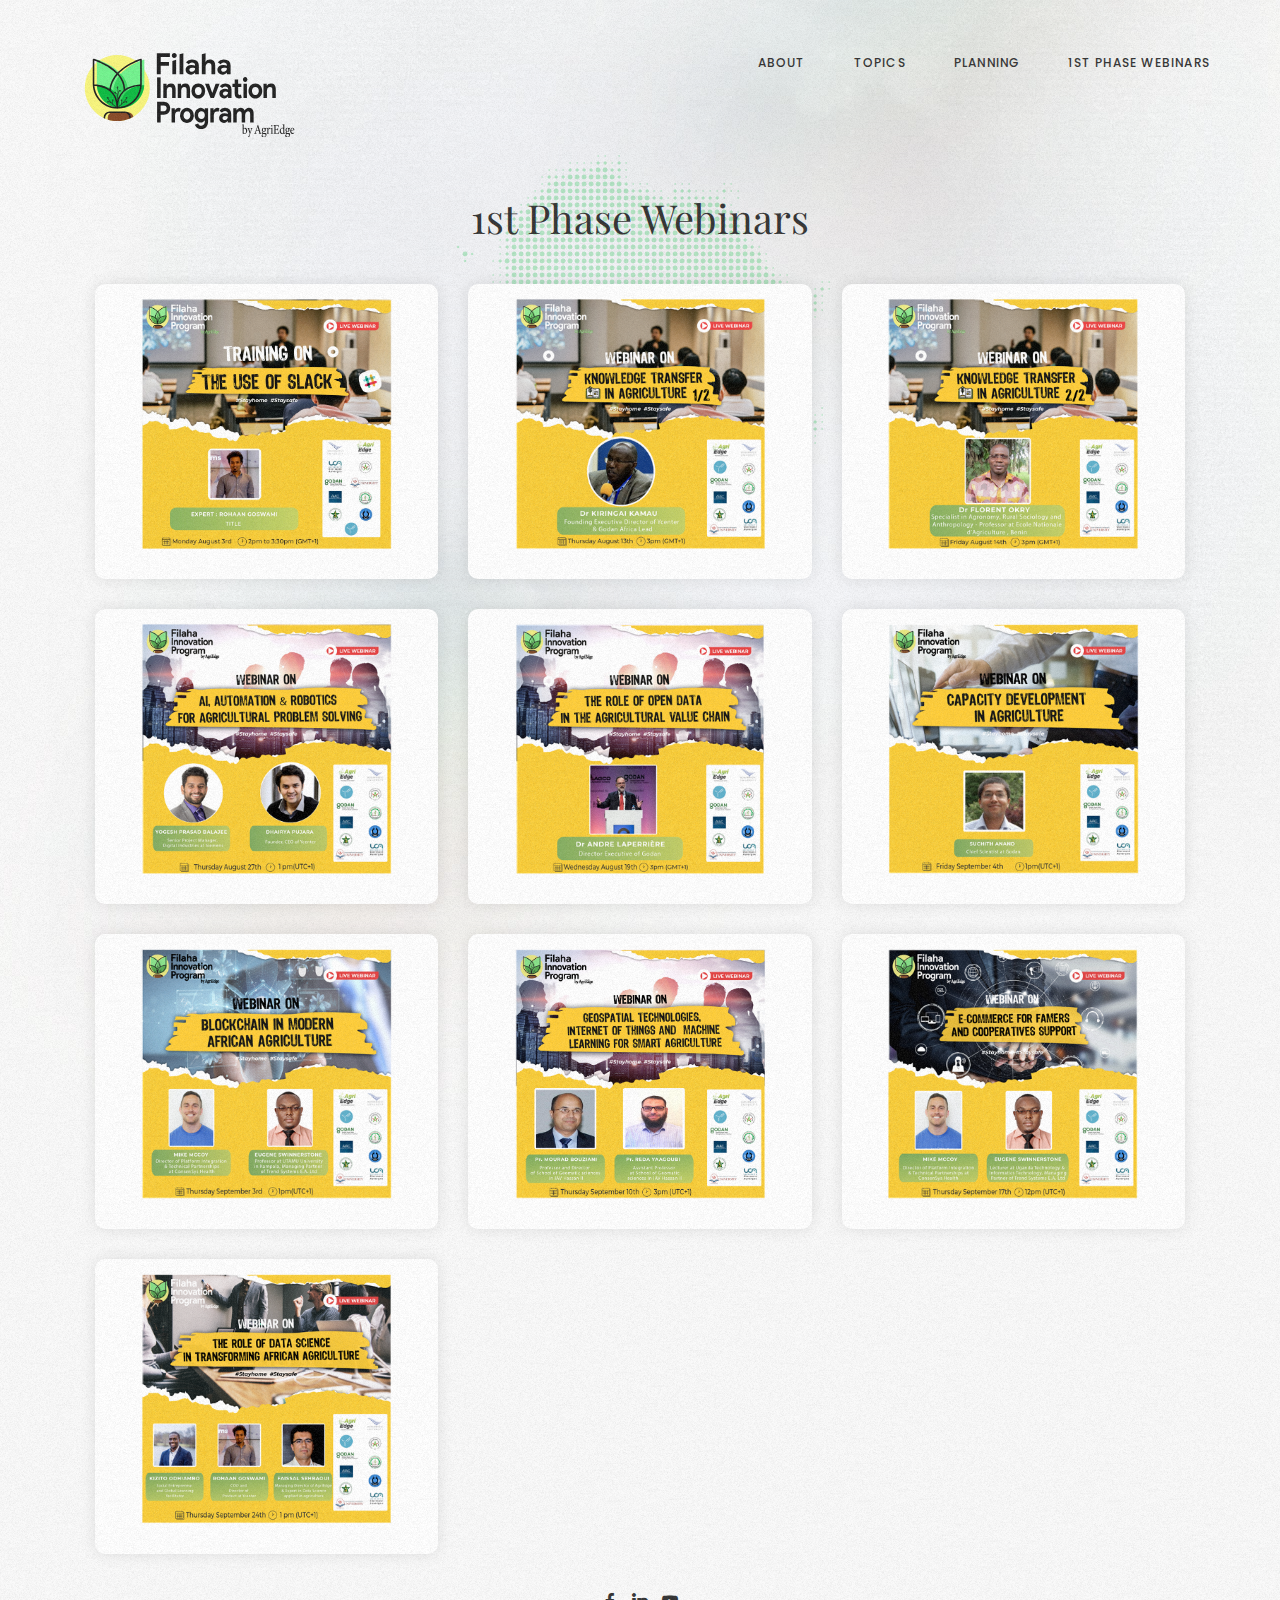
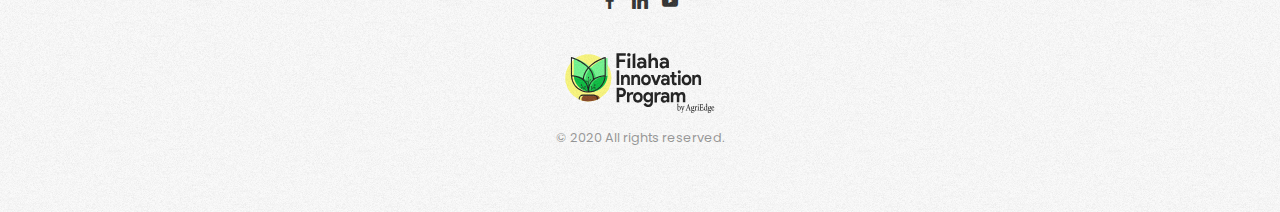
<file: webinar.html>
<!DOCTYPE html>
<html class="basic" lang="en">

<head>
    <meta charset="utf-8">
    <meta http-equiv="x-ua-compatible" content="ie=edge">

    <title>Filaha Innov</title>

    <!-- Behavioral Meta Data -->

    <meta name="viewport" content="width=device-width, initial-scale=1, shrink-to-fit=no">

    <!-- Core Meta Data -->
    <meta name="author" content="AgriEdge">
    <meta name="description" content="FILAHA INNOVATION PROGRAM by AgriEdge">
    <meta name="keywords" content="Digital solutions serving farmers and agricultural cooperatives for a Sustainable agriculture">

    <!-- Favicon -->
    <link rel="apple-touch-icon" sizes="180x180" href="assets/images/favicons/apple-touch-icon.png">
    <link rel="icon" type="image/png" href="assets/images/favicons/favicon-32x32.png" sizes="32x32">
    <link rel="icon" type="image/png" href="assets/images/favicons/favicon-16x16.png" sizes="16x16">
    <link rel="manifest" href="assets/images/favicons/manifest.json">
    <link rel="mask-icon" href="assets/images/favicons/safari-pinned-tab.svg" color="#21252b">
    <meta name="theme-color" content="#00C66B">

    <!-- Facebook -->
    <meta property="fb:app_id" content="">
    <meta property="og:type" content="Filaha Innov" />
    <meta property="og:meta_name" content="AgriEdge" />
    <meta property="og:title" content="FILAHA INNOVATION PROGRAM by AgriEdge" />
    <meta property="og:description" content="Digital solutions serving farmers and agricultural cooperatives for a Sustainable agriculture" />
    <meta property="og:image" content="assets/images/basic/gallery/fillaha.png" />

    <!-- Twitter -->
    <meta name="twitter:card" content="summary_large_image">
    <meta name="twitter:title" content="FILAHA INNOVATION PROGRAM by AgriEdge" />
    <meta name="twitter:description" content="Digital solutions serving farmers and agricultural cooperatives for a Sustainable agriculture" />
    <meta name="twitter:image:src" content="assets/images/basic/gallery/fillaha.png" />
    <meta name="twitter:site" content="@AgriEdge">
    <meta name="twitter:creator" content="@AgriEdge">
    <!-- Other social networks -->
    <link rel="image_src" href="assets/images/basic/gallery/fillaha.png" />
    <!-- Fonts -->
    <link href="https://fonts.googleapis.com/css?family=Playfair+Display" rel="stylesheet">
    <link href="https://fonts.googleapis.com/css?family=Poppins:400,600" rel="stylesheet">
    <link href="assets/stylesheets/basic.css" rel="stylesheet" />
    <link href="css/global.css" rel="stylesheet" />
</head>

<body>
    <!-- Main Content -->
    <main>
        <!-- Hero -->
        <section id="hero" class="hero">

            <div class="hero-content">
                <div class="hero-header">
                    <div class="-logo">
                        <div class="-logo_wast">
                            <a href="index.html">
                                <svg xmlns="http://www.w3.org/2000/svg" viewBox="0 0 437 175.95">
                                    <defs>
                                        <style>
                                            .cls-1 {
                                                fill: #f9f67d;
                                            }

                                            .cls-2 {
                                                fill: #894b28;
                                            }

                                            .cls-3 {
                                                fill: #212121;
                                            }

                                            .cls-4 {
                                                opacity: 0.2;
                                            }

                                            .cls-5 {
                                                fill: #0dbc42;
                                            }

                                            .cls-6 {
                                                fill: #73f48f;
                                            }

                                            .cls-7 {
                                                fill: #3ad662;
                                            }

                                            .cls-8 {
                                                fill: #231f20;
                                            }
                                        </style>
                                    </defs>
                                    <title>Asset 3</title>
                                    <g id="Layer_2" data-name="Layer 2">
                                        <g id="Layer_1-2" data-name="Layer 1">
                                            <path class="cls-1"
                                                d="M135.46,73a69.16,69.16,0,0,1-34.13,59.91c-1.66,1-3.35,1.86-5.09,2.69a4.81,4.81,0,0,1-.51.25c-.4.19-.8.37-1.21.54s-.61.26-.91.39l-.91.38c-.52.21-1,.42-1.57.62a66.84,66.84,0,0,1-16.47,3.87c-1.14.11-2.29.2-3.44.25a.07.07,0,0,1-.09,0h0c-1.11.07-2.23.1-3.36.1a69.15,69.15,0,0,1-6.93-.35A67.08,67.08,0,0,1,48.12,139c-1.28-.39-2.55-.83-3.79-1.29-.52-.2-1-.4-1.57-.62l-.92-.38-.9-.38c-.41-.18-.83-.36-1.22-.56-.17-.08-.35-.16-.51-.25A69.73,69.73,0,0,1,16.59,27.69c.54-.63,1.09-1.25,1.66-1.87l1.65-1.74c.8-.81,1.62-1.61,2.48-2.38.62-.56,1.24-1.13,1.89-1.67.29-.26.58-.49.87-.73s.81-.66,1.22-1c.1-.08.21-.15.3-.23.42-.34.83-.65,1.26-1h0l.84-.62c.27-.2.54-.38.8-.55s.54-.39.82-.56l0,0c.56-.39,1.14-.76,1.72-1.12a66.76,66.76,0,0,1,71.09-.06c.58.37,1.15.75,1.71,1.13.29.18.57.37.86.59s.53.35.79.54l.86.63c.32.23.63.47.94.71s.4.31.6.49h0c.29.22.58.45.86.69s.57.44.85.68h0c1.67,1.41,3.28,2.9,4.81,4.44l1.67,1.75c.56.62,1.11,1.24,1.65,1.87a73.84,73.84,0,0,1,5.22,7A69.68,69.68,0,0,1,135.46,73Z" />
                                            <path class="cls-2"
                                                d="M101.33,132.86c-1.66,1-3.35,1.86-5.09,2.69a4.81,4.81,0,0,1-.51.25c-.4.19-.8.37-1.21.54s-.61.26-.91.39l-.91.38c-.52.21-1,.42-1.57.62a66.84,66.84,0,0,1-16.47,3.87c-1.14.11-2.29.2-3.44.25a.07.07,0,0,1-.09,0h0c-1.11.07-2.23.1-3.36.1a69.15,69.15,0,0,1-6.93-.35A67.08,67.08,0,0,1,48.12,139c-.18-1.81-.38-3.85-.38-4.13a11.22,11.22,0,0,1,5.18-9.5,10.74,10.74,0,0,1,5.8-1.69H90.51A10.85,10.85,0,0,1,98.28,127,11.38,11.38,0,0,1,101.33,132.86Z" />
                                            <path class="cls-3"
                                                d="M89.86,123.7A12.47,12.47,0,0,0,83.62,122H51.83a12.78,12.78,0,0,0-12.65,12.87,4.57,4.57,0,0,0,0,.65c.16.09.34.17.51.25.39.2.81.38,1.22.56l.9.38.92.38a9.11,9.11,0,0,1-.26-2.22,9.43,9.43,0,0,1,9.33-9.5H83.62a9.43,9.43,0,0,1,9.34,9.5,9.11,9.11,0,0,1-.26,2.22l.91-.38c.3-.13.61-.25.91-.39s.81-.35,1.21-.54a4.81,4.81,0,0,0,.51-.25,4.72,4.72,0,0,0,0-.66A12.91,12.91,0,0,0,89.86,123.7Z" />
                                            <g class="cls-4">
                                                <path class="cls-5"
                                                    d="M115.33,68.82a1.25,1.25,0,0,1,0,.19,1.09,1.09,0,0,0,0-.19Z" />
                                            </g>
                                            <path class="cls-6"
                                                d="M124.1,13.59V64c0,1,0,2.07-.09,3.09-1.5,25.34-21.38,45.6-46.23,47.21h-.17c-1,.07-2,.1-3,.1s-2,0-3-.1h-.17C45.6,112.62,25.14,90.75,25.14,64V13.59s31,9.19,50,29.59C94.28,21.88,124.1,13.59,124.1,13.59Z" />
                                            <path class="cls-7"
                                                d="M78.88,110.14a51.11,51.11,0,0,0-3.73-67S42.5,76.37,71.81,110.76C72.84,112,77.73,111.61,78.88,110.14Z" />
                                            <path class="cls-5"
                                                d="M124,67.08c-1.5,25.34-21.38,45.6-46.23,47.21h-.17c-1,.07-2,.1-3,.1C74.62,67.17,121,67.17,121,67.17Z" />
                                            <path class="cls-5"
                                                d="M25.14,67.08c1.49,25.34,21.37,45.6,46.22,47.21h.17c1,.07,2,.1,3,.1,0-47.23-46.36-47.23-46.36-47.23Z" />
                                            <path class="cls-3"
                                                d="M118.21,12.25a1.64,1.64,0,0,0-1.44-.28,101.45,101.45,0,0,0-11,3.92c-.83.33-1.69.7-2.57,1.09C93.78,21.15,81,28.08,70.39,38.53c-.73.73-1.46,1.46-2.16,2.22A95.62,95.62,0,0,0,51.46,27.3,136.61,136.61,0,0,0,32.15,17c-.88-.4-1.75-.76-2.58-1.1-1.62-.67-3.11-1.26-4.43-1.75C21.44,12.8,19,12.07,18.71,12a1.66,1.66,0,0,0-1.46.28,1.69,1.69,0,0,0-.66,1.35V64c0,.88,0,1.76.06,2.65C17.94,92.38,37.72,113.48,63,115.87l1.2.1h.41c1,.07,2,.11,3,.11h.1c1,0,2.1,0,3-.1h.17l.29,0a50.36,50.36,0,0,0,12.26-2.4h0a52,52,0,0,0,35.32-46.29v-.2c.06-1,.1-2,.1-3.08V13.6A1.71,1.71,0,0,0,118.21,12.25ZM66.37,48l.52-.67c.26-.35.52-.66.76-.94a3.45,3.45,0,0,1,.23-.28l.42-.49c.6.67,1.19,1.34,1.76,2.05.23.28.45.57.69.87.63.81,1.24,1.64,1.8,2.48a8,8,0,0,1,.57.86c.26.38.51.76.74,1.15s.55.9.8,1.36.51.9.75,1.36.55,1,.8,1.58.4.84.59,1.26c.26.57.51,1.16.74,1.75.15.37.29.73.43,1.1s.21.56.3.84.28.79.4,1.18.17.52.25.79c.21.64.39,1.27.55,1.92.11.36.19.72.28,1.09s.12.52.18.78a1.49,1.49,0,0,0,0,.18c.12.5.2,1,.3,1.52s.22,1.19.3,1.79a3.58,3.58,0,0,1,.06.37c.08.53.15,1.06.19,1.6,0,.12,0,.25,0,.38A16.65,16.65,0,0,1,81,75.7c.06.68.09,1.34.09,2-.53.46-1,.93-1.56,1.42a40.17,40.17,0,0,0-9.3,13.34h0a43.61,43.61,0,0,0-2.56,7.64c-.07-.33-.16-.65-.24-1v0a42.72,42.72,0,0,0-7.7-15.72h0a38.84,38.84,0,0,0-3.88-4.26h0c-.14-.13-.28-.27-.43-.39-.33-.31-.67-.62-1-.92,0-.67.1-1.36.18-2,0-.26.06-.54.1-.82,0-.47.11-.93.19-1.39s.1-.68.16-1c.09-.48.18-1,.29-1.44.27-1.32.61-2.65,1-4,.11-.37.22-.73.35-1.1s.29-.87.44-1.3c.25-.71.51-1.38.79-2.05.16-.47.35-.9.55-1.35a59,59,0,0,1,4.45-8.41c.08-.11.15-.23.22-.34l.2-.33a1.81,1.81,0,0,1,.18-.27l.61-.9a4,4,0,0,0,.22-.34c.5-.73,1-1.41,1.46-2l.54-.7S66.37,48,66.37,48ZM19.9,64V15.9c.18.06.36.13.54.18l.48.17.12,0,1.06.38.28.1,2.76,1.05.13.06,1.09.43c.4.16.8.31,1.21.5s.86.35,1.29.53c2.6,1.09,5.54,2.41,8.65,4,.91.45,1.82.91,2.74,1.41.42.21.83.43,1.24.66q1.84,1,3.75,2.1l.68.39c1.43.85,2.88,1.73,4.32,2.67a91.27,91.27,0,0,1,15.7,12.65l-.68.8-.13.17-1,1.22c-3.84,5-10.39,14.9-12.43,27.31,0,.18,0,.36-.08.54-.13.73-.21,1.46-.29,2.21a3.37,3.37,0,0,0-.44-.33,46.83,46.83,0,0,0-5.42-3.28A54.61,54.61,0,0,0,36,68h-.06a61,61,0,0,0-10.75-2.22c-1-.11-1.82-.18-2.45-.23l-.48,0c-.54,0-.86,0-.88,0l-1.42,0C19.91,65,19.9,64.49,19.9,64Zm39.49,48-.49-.1-1.13-.22c-.35-.07-.69-.16-1-.24a1.41,1.41,0,0,1-.22-.06l-.62-.15c-.47-.11-.92-.24-1.37-.38s-.64-.18-.94-.28c-.46-.14-.91-.3-1.37-.45s-.75-.27-1.14-.42a.12.12,0,0,1-.08,0l-1.05-.43A48.77,48.77,0,0,1,20.13,68.82l1.16.05s.72,0,1.92.1c.59,0,1.29.11,2.09.19a.2.2,0,0,0,.1,0,55.33,55.33,0,0,1,18.33,5.41,43.53,43.53,0,0,1,7.4,4.74c.55.43,1.08.88,1.59,1.34s1.13,1,1.66,1.58c.3.29.58.59.85.89A36.48,36.48,0,0,1,61.3,92s0,0,0,0a40.66,40.66,0,0,1,2.63,6.85s0,0,0,0a50.78,50.78,0,0,1,1.84,10.33c0,.21,0,.41,0,.62,0,.49.07,1,.1,1.49s0,.91,0,1.37h-.29c-.31,0-.6,0-.91-.05a.18.18,0,0,0-.1,0h-.1l-.37,0c-.48,0-1-.08-1.43-.14a16.92,16.92,0,0,1-1.76-.21c-.49,0-1-.14-1.44-.22h0a.5.5,0,0,0-.13,0Zm54.74-43.11,1.18-.05v.1c0,.23,0,.44-.06.66s0,.37-.07.56c-.05.34-.09.69-.14,1s-.1.69-.17,1-.15.9-.23,1.34c0,.15-.06.31-.1.46-.12.62-.26,1.24-.41,1.85s-.33,1.32-.52,2c-.06.21-.13.42-.2.62-.14.52-.3,1-.48,1.53s-.41,1.18-.63,1.75-.38.94-.58,1.41a5.16,5.16,0,0,1-.21.49c-.21.52-.44,1-.69,1.53a2.46,2.46,0,0,1-.19.4c-.21.44-.43.88-.66,1.3a7.17,7.17,0,0,1-.35.67c-.29.53-.58,1-.89,1.56a.09.09,0,0,1-.06.08q-.37.66-.78,1.29c-.21.34-.43.68-.66,1a1.7,1.7,0,0,1-.27.39c-.27.43-.56.83-.86,1.24-.17.24-.34.46-.53.69s-.49.67-.78,1-.69.85-1.07,1.28-.67.78-1,1.18a6.17,6.17,0,0,1-.5.53c-.29.31-.59.63-.89.93s-.45.44-.68.67l-.81.76a5.8,5.8,0,0,1-.58.52c-.37.35-.75.67-1.13,1-.18.15-.36.31-.54.45s-.58.46-.87.67-.73.58-1.1.84c-.14.12-.3.23-.45.34-.39.28-.78.55-1.18.8-.22.16-.45.31-.68.45-.42.28-.83.55-1.26.79l-.48.28c-.32.19-.65.38-1,.55a10.11,10.11,0,0,1-1,.56c-.51.26-1,.53-1.54.77s-1.27.6-1.92.87c0,0,0,0-.08,0-.63.26-1.27.52-1.92.76l0,0c-.62.24-1.26.45-1.89.65a.86.86,0,0,1-.21.07c-.51.15-1,.31-1.54.45-.21.07-.43.13-.65.18-.64.17-1.29.32-1.94.46s-1.43.3-2.15.43c-.33,0-.66.11-1,.15H74.5c-.22,0-.46.07-.68.1a3.31,3.31,0,0,1-.55.07c-.52.07-1,.12-1.58.16a2.45,2.45,0,0,1-.46,0,0,0,0,0,1,0,0h0a1.78,1.78,0,0,1-.39,0,.22.22,0,0,0-.11,0H70.6l-.8,0h-.4l0-1.35c0-.59.07-1.18.11-1.75,0-.07,0-.13,0-.18,0-.44.07-.85.13-1.27h0c0-.23,0-.44,0-.65.07-.64.15-1.29.25-1.92.23-1.64.54-3.23.91-4.76.07-.34.17-.66.25-1,.12-.49.26-1,.4-1.43s.29-.9.44-1.37h0a39.41,39.41,0,0,1,4.6-9.39c.29-.44.59-.86.9-1.28.45-.6.92-1.21,1.42-1.8a9.3,9.3,0,0,1,.66-.77c.45-.52.93-1,1.42-1.51s1.13-1.1,1.72-1.63,1.13-1,1.71-1.43l.83-.64c.27-.21.55-.4.82-.6.47-.34,1-.66,1.45-1,.26-.17.52-.34.78-.49s.65-.41,1-.59l.26-.16c.65-.38,1.33-.74,2-1.09a54.33,54.33,0,0,1,14.21-4.8h0A50,50,0,0,1,114.13,68.87ZM115.55,64c0,.49,0,1,0,1.46l-1.45,0a59.2,59.2,0,0,0-24.86,6.68,47.38,47.38,0,0,0-4.9,3A52.48,52.48,0,0,0,72.83,45.77c-.18-.24-.36-.46-.55-.68-.55-.66-1.12-1.31-1.71-2,.7-.75,1.43-1.48,2.16-2.2l.11-.1,1-1,1.29-1.2c.69-.62,1.39-1.23,2.11-1.83a97.57,97.57,0,0,1,10-7.36l1.9-1.2c.8-.49,1.58-1,2.37-1.43l.06-.05c.77-.45,1.53-.88,2.28-1.3s1.63-.9,2.41-1.31l1.18-.62c2.3-1.19,4.5-2.24,6.56-3.15l2-.89c1.07-.46,2.09-.88,3-1.26h0a3.19,3.19,0,0,1,.35-.14l1.87-.72c1.76-.67,3.23-1.18,4.31-1.53Z" />
                                            <path class="cls-6" d="M68.24,43.18l0,0,0,0,0,0Z" />
                                            <path class="cls-8"
                                                d="M69.21,113.21a.51.51,0,0,1-.43-.23.54.54,0,0,1,.14-.74c.12-.08,12.42-8.59,17.33-17.91a.51.51,0,0,1,.7-.22.53.53,0,0,1,.21.71c-5,9.56-17.15,18-17.66,18.3A.52.52,0,0,1,69.21,113.21Z" />
                                            <path class="cls-8"
                                                d="M87.18,95.18a1.67,1.67,0,1,1,1.64-1.67A1.66,1.66,0,0,1,87.18,95.18Zm0-2.29a.61.61,0,0,0-.6.62.6.6,0,0,0,.6.61.61.61,0,0,0,.61-.61A.62.62,0,0,0,87.18,92.89Z" />
                                            <path class="cls-8"
                                                d="M76.61,100.43a1.67,1.67,0,1,1,1.64-1.67A1.66,1.66,0,0,1,76.61,100.43Zm0-2.29a.62.62,0,0,0,0,1.24.62.62,0,0,0,0-1.24Z" />
                                            <path class="cls-8"
                                                d="M86.91,104a1.67,1.67,0,1,1,1.64-1.67A1.66,1.66,0,0,1,86.91,104Zm0-2.28a.61.61,0,0,0-.61.61.61.61,0,1,0,1.21,0A.6.6,0,0,0,86.91,101.76Z" />
                                            <path class="cls-8"
                                                d="M76.44,107.41a.79.79,0,0,1-.2,0,.53.53,0,0,1-.28-.69s1.55-3.88.58-6.6a.54.54,0,0,1,.31-.67.52.52,0,0,1,.67.31c1.1,3.11-.53,7.19-.6,7.36A.53.53,0,0,1,76.44,107.41Z" />
                                            <path class="cls-8"
                                                d="M79.83,104.15a.5.5,0,0,1-.4-.19.53.53,0,0,1,.07-.74,9.23,9.23,0,0,1,6.43-1.91.53.53,0,0,1,.47.57.53.5–3,0,0,1-.57.48A8.32,8.32,0,0,0,80.16,104,.48.48,0,0,1,79.83,104.15Z" />
                                            <path class="cls-8"
                                                d="M67.68,100.64h-.1a.52.52,0,0,1-.41-.61c0-.16,3-16.74.87-27.13a.52.52,0,0,1,.4-.62.51.51,0,0,1,.61.41c2.14,10.59-.84,27.36-.87,27.53A.5.5,0,0,1,67.68,100.64Z" />
                                            <path class="cls-8"
                                                d="M68.24,73.32h-.15a1.62,1.62,0,0,1-1.11-.6A1.66,1.66,0,0,1,68.38,70a1.61,1.61,0,0,1,1.11.59,1.7,1.7,0,0,1-.2,2.36A1.63,1.63,0,0,1,68.24,73.32Zm0-2.28a.6.6,0,0,0-.39.14.62.62,0,0,0,.33,1.09.63.63,0,0,0,.44-.14.62.62,0,0,0,.08-.87.56.56,0,0,0-.41-.22Z" />
                                            <path class="cls-8"
                                                d="M63.43,84.26h-.15a1.61,1.61,0,0,1-1.11-.59,1.7,1.7,0,0,1-.38-1.22,1.68,1.68,0,0,1,.59-1.14,1.61,1.61,0,0,1,1.19-.38,1.59,1.59,0,0,1,1.11.6,1.67,1.67,0,0,1,.38,1.22,1.71,1.71,0,0,1-.58,1.13A1.64,1.64,0,0,1,63.43,84.26Zm0-2.29a.62.62,0,0,0-.38.14A.62.62,0,0,0,63,83a.56.56,0,0,0,.41.22.59.59,0,0,0,.44-.14.62.62,0,0,0,.22-.42.67.67,0,0,0-.14-.45A.62.62,0,0,0,63.42,82Z" />
                                            <path class="cls-8"
                                                d="M73.61,80.31h-.15a1.61,1.61,0,0,1-1.11-.59A1.69,1.69,0,0,1,72,78.49a1.67,1.67,0,0,1,.58-1.13,1.57,1.57,0,0,1,1.2-.38,1.61,1.61,0,0,1,1.11.59,1.68,1.68,0,0,1-.21,2.35A1.6,1.6,0,0,1,73.61,80.31Zm0-2.29a.59.59,0,0,0-.38.14.62.62,0,0,0-.08.87.56.56,0,0,0,.41.22.55.55,0,0,0,.44-.14.63.63,0,0,0,.08-.87.59.59,0,0,0-.41-.21Z" />
                                            <path class="cls-8"
                                                d="M69,90a.52.52,0,0,1-.48-.33c0-.05-1.84-4.54-4.31-6a.54.54,0,0,1-.19-.73.52.52,0,0,1,.71-.19c2.78,1.65,4.67,6.32,4.75,6.52a.54.54,0,0,1-.29.69A.65.65,0,0,1,69,90Z" />
                                            <path class="cls-8"
                                                d="M69.22,86.46h0a.53.53,0,0,1-.49-.56c0-.22.39-5.29,3.48-7.44a.52.52,0,0,1,.72.14.54.54,0,0,1-.13.73c-2.69,1.86-3,6.59-3,6.64A.52.52,0,0,1,69.22,86.46Z" />
                                            <path class="cls-8"
                                                d="M65.78,113.21a.5.5,0,0,1-.29-.09c-.52-.35-12.64-8.74-17.67-18.3a.54.54,0,0,1,.21-.71.51.51,0,0,1,.7.22c4.92,9.33,17.21,17.83,17.33,17.91a.54.54,0,0,1,.14.74A.51.51,0,0,1,65.78,113.21Z" />
                                            <path class="cls-8"
                                                d="M47.8,95.18a1.67,1.67,0,1,1,1.64-1.67A1.66,1.66,0,0,1,47.8,95.18Zm0-2.29a.61.61,0,0,0-.6.62.61.61,0,1,0,1.21,0A.61.61,0,0,0,47.8,92.89Z" />
                                            <path class="cls-8"
                                                d="M58.37,100.43A1.67,1.67,0,1,1,60,98.76,1.65,1.65,0,0,1,58.37,100.43Zm0-2.29a.62.62,0,1,0,.61.62A.61.61,0,0,0,58.37,98.14Z" />
                                            <path class="cls-8"
                                                d="M48.08,104a1.67,1.67,0,1,1,1.63-1.67A1.65,1.65,0,0,1,48.08,104Zm0-2.28a.61.61,0,0,0-.61.61.61.61,0,1,0,1.21,0A.6.6,0,0,0,48.08,101.76Z" />
                                            <path class="cls-8"
                                                d="M58.54,107.41a.52.52,0,0,1-.47-.33c-.07-.17-1.71-4.25-.6-7.36a.51.51,0,0,1,.66-.31.52.52,0,0,1,.31.67c-1,2.72.57,6.56.58,6.6a.53.53,0,0,1-.28.69A.65.65,0,0,1,58.54,107.41Z" />
                                            <path class="cls-8"
                                                d="M55.16,104.15a.47.47,0,0,1-.33-.12,8.36,8.36,0,0,0-5.68-1.67.53.53,0,0,1-.1-1,9.22,9.22,0,0,1,6.44,1.91.53.53,0,0,1,.07.74A.5.5,0,0,1,55.16,104.15Z" />
                                            <path class="cls-3"
                                                d="M150.23.49h27.24V8.31H158.33V18.93h17.22v7.82H158.33V44.21h-8.1Z" />
                                            <path class="cls-3"
                                                d="M190.13,1.5A4.93,4.93,0,0,0,186.52,0,5,5,0,0,0,183,1.5a5.37,5.37,0,0,0-1.07,1.62,5.07,5.07,0,0,0-.39,2,5.16,5.16,0,0,0,.39,2A5.33,5.33,0,0,0,183,8.76a5.19,5.19,0,0,0,1.62,1.11,5.22,5.22,0,0,0,2,.39,4.93,4.93,0,0,0,3.61-1.5,4.91,4.91,0,0,0,1.5-3.63A4.94,4.94,0,0,0,190.13,1.5Zm-7.5,15.09V44.21h7.86V14.31Z" />
                                            <path class="cls-3" d="M197.69,2.79V44.21h7.85V.5Z" />
                                            <path class="cls-3"
                                                d="M230.08,41h-.48A13.44,13.44,0,0,1,226.27,44a9.34,9.34,0,0,1-5,1.22,12.18,12.18,0,0,1-4.29-.76,11.07,11.07,0,0,1-3.51-2.11,9.49,9.49,0,0,1-2.34-3.24,10.09,10.09,0,0,1-.84-4.15,9.46,9.46,0,0,1,.9-4.18,9.56,9.56,0,0,1,2.52-3.21,11.42,11.42,0,0,1,3.81-2,15.49,15.49,0,0,1,4.77-.71,20.61,20.61,0,0,1,4.74.46,22.69,22.69,0,0,1,3.06.95v-.92a4.92,4.92,0,0,0-1.86-3.94,7,7,0,0,0-4.62-1.55,8.58,8.58,0,0,0-6.9,3.48l-5.7-4a15.35,15.35,0,0,1,12.78-6q6.84,0,10.44,3.27t3.6,9.68v18h-7.74Zm0-9A16.33,16.33,0,0,0,227.23,31,12.49,12.49,0,0,0,224,30.6a6.67,6.67,0,0,0-4.35,1.25,3.83,3.83,0,0,0-1.53,3.08,3.47,3.47,0,0,0,1.47,2.93A5.53,5.53,0,0,0,223,39a7.15,7.15,0,0,0,5.13-2.11,6.72,6.72,0,0,0,1.44-2.19A6.84,6.84,0,0,0,230.08,32.06Z" />
                                            <path class="cls-3"
                                                d="M269.3,16.73c-1.83-2.28-4.64-3.41-8.44-3.41a10.48,10.48,0,0,0-5.31,1.37,9.88,9.88,0,0,0-3.63,3.51h-.48l.48-5.44V.5l-7.85,2.27V44.21h7.85V29.62a13.19,13.19,0,0,1,.45-3.45,9.07,9.07,0,0,1,1.33-2.84,6.62,6.62,0,0,1,2.12-1.93,5.81,5.81,0,0,1,2.89-.7,5.07,5.07,0,0,1,4,1.63,6.82,6.82,0,0,1,1.44,4.72V44.21H272V26.08Q272,20.16,269.3,16.73Z" />
                                            <path class="cls-3"
                                                d="M296.32,41h-.48A13.44,13.44,0,0,1,292.51,44a9.34,9.34,0,0,1-5,1.22,12.18,12.18,0,0,1-4.29-.76,11.07,11.07,0,0,1-3.51-2.11,9.49,9.49,0,0,1-2.34-3.24,10.09,10.09,0,0,1-.84-4.15,9.46,9.46,0,0,1,.9-4.18,9.56,9.56,0,0,1,2.52-3.21,11.42,11.42,0,0,1,3.81-2,15.49,15.49,0,0,1,4.77-.71,20.61,20.61,0,0,1,4.74.46,22.69,22.69,0,0,1,3.06.95v-.92a4.92,4.92,0,0,0-1.86-3.94,7,7,0,0,0-4.62-1.55,8.58,8.58,0,0,0-6.9,3.48l-5.7-4a15.35,15.35,0,0,1,12.78-6q6.84,0,10.44,3.27t3.6,9.68v18h-7.74Zm0-9A16.33,16.33,0,0,0,293.47,31a12.49,12.49,0,0,0-3.21-.39,6.67,6.67,0,0,0-4.35,1.25,3.83,3.83,0,0,0-1.53,3.08,3.47,3.47,0,0,0,1.47,2.93,5.53,5.53,0,0,0,3.39,1.1,7.15,7.15,0,0,0,5.13-2.11,6.72,6.72,0,0,0,1.44-2.19A6.84,6.84,0,0,0,296.32,32.06Z" />
                                            <path class="cls-3" d="M150.78,50.81h7.43v43h-7.43Z" />
                                            <path class="cls-3"
                                                d="M170.54,68.21H171a9.49,9.49,0,0,1,3.41-3.51,9.31,9.31,0,0,1,4.9-1.29,10.4,10.4,0,0,1,4.45.9,8.26,8.26,0,0,1,3.17,2.55,11.72,11.72,0,0,1,1.87,4,19.48,19.48,0,0,1,.63,5.13V93.77H182.2V76.91a7.2,7.2,0,0,0-1.29-4.71,4.66,4.66,0,0,0-3.77-1.53,4.89,4.89,0,0,0-2.61.69,6.32,6.32,0,0,0-1.93,1.86A8.92,8.92,0,0,0,171.39,76a13.69,13.69,0,0,0-.41,3.39v14.4h-7.21V64.37h6.77Z" />
                                            <path class="cls-3"
                                                d="M200.64,68.21h.44a9.49,9.49,0,0,1,3.41-3.51,9.31,9.31,0,0,1,4.9-1.29,10.4,10.4,0,0,1,4.45.9A8.26,8.26,0,0,1,217,66.86a11.72,11.72,0,0,1,1.87,4,19.48,19.48,0,0,1,.63,5.13V93.77H212.3V76.91A7.2,7.2,0,0,0,211,72.2a4.66,4.66,0,0,0-3.77-1.53,4.89,4.89,0,0,0-2.61.69,6.21,6.21,0,0,0-1.93,1.86A8.69,8.69,0,0,0,201.49,76a13.23,13.23,0,0,0-.41,3.39v14.4h-7.21V64.37h6.77Z" />
                                            <path class="cls-3"
                                                d="M236.73,63.41a13.91,13.91,0,0,1,5.75,1.17A13.58,13.58,0,0,1,247,67.82a15.12,15.12,0,0,1,3,5,19.08,19.08,0,0,1,0,12.6,15.12,15.12,0,0,1-3,4.95,13.58,13.58,0,0,1-4.52,3.24,14.71,14.71,0,0,1-11.5,0,13.64,13.64,0,0,1-4.51-3.24,15,15,0,0,1-3-4.95,19.08,19.08,0,0,1,0-12.6,15,15,0,0,1,3-5A13.64,13.64,0,0,1,231,64.58,13.91,13.91,0,0,1,236.73,63.41Zm0,24.06a6.54,6.54,0,0,0,2.67-.57,6.83,6.83,0,0,0,2.29-1.65,7.83,7.83,0,0,0,1.56-2.64,11.09,11.09,0,0,0,0-7.08,7.83,7.83,0,0,0-1.56-2.64,6.83,6.83,0,0,0-2.29-1.65,6.54,6.54,0,0,0-2.67-.57,6.46,6.46,0,0,0-2.69.57,6.82,6.82,0,0,0-2.26,1.65,8,8,0,0,0-1.57,2.64,11.09,11.09,0,0,0,0,7.08,8,8,0,0,0,1.57,2.64A6.82,6.82,0,0,0,234,86.9,6.46,6.46,0,0,0,236.73,87.47Z" />
                                            <path class="cls-3"
                                                d="M250.76,64.37H259l6.72,18.72h.38l6.77-18.72H281l-11.61,29.4h-7.1Z" />
                                            <path class="cls-3"
                                                d="M298.86,90.65h-.44a12.72,12.72,0,0,1-3.06,2.88,8.07,8.07,0,0,1-4.59,1.2,10.35,10.35,0,0,1-3.94-.75,10,10,0,0,1-3.21-2.07,9.17,9.17,0,0,1-2.15-3.18,10.63,10.63,0,0,1-.77-4.08,9.89,9.89,0,0,1,.82-4.11,9.25,9.25,0,0,1,2.31-3.15,10.27,10.27,0,0,1,3.5-2,13.39,13.39,0,0,1,4.37-.69,17.49,17.49,0,0,1,4.35.45,20,20,0,0,1,2.81.93v-.9a5,5,0,0,0-1.71-3.87,6.11,6.11,0,0,0-4.23-1.53,7.69,7.69,0,0,0-6.33,3.42l-5.23-3.9a13.74,13.74,0,0,1,11.72-5.88q6.27,0,9.57,3.21T306,76.13V93.77h-7.1Zm0-8.82a14.34,14.34,0,0,0-2.62-1,10.56,10.56,0,0,0-2.94-.39,5.88,5.88,0,0,0-4,1.23,3.89,3.89,0,0,0-1.4,3,3.5,3.5,0,0,0,1.35,2.88,4.8,4.8,0,0,0,3.1,1.08A6.15,6.15,0,0,0,295,88a6.51,6.51,0,0,0,3.38-3.66A7.16,7.16,0,0,0,298.86,81.83Z" />
                                            <path class="cls-3"
                                                d="M312.61,71.09h-4.73V64.37h4.73v-9h7.21v9h6.6v6.72h-6.6V82.84a9.92,9.92,0,0,0,.19,2,3.22,3.22,0,0,0,.75,1.51,2.61,2.61,0,0,0,2.2,1,4.23,4.23,0,0,0,1.48-.21,4.47,4.47,0,0,0,1.05-.57l2,6.9a11.39,11.39,0,0,1-2.73,1,14.55,14.55,0,0,1-3.22.33,9.08,9.08,0,0,1-3.66-.7,7.69,7.69,0,0,1-2.72-1.93q-2.59-2.76-2.59-7.84Z" />
                                            <path class="cls-3"
                                                d="M334.51,60.41a4.28,4.28,0,0,1-1.79-.39,4.63,4.63,0,0,1-1.48-1.08,5.2,5.2,0,0,1-1-1.59,5.63,5.63,0,0,1,0-4,5.2,5.2,0,0,1,1-1.59,4.63,4.63,0,0,1,1.48-1.08,4.28,4.28,0,0,1,1.79-.39,4.34,4.34,0,0,1,3.3,1.47,5.31,5.31,0,0,1,0,7.14A4.34,4.34,0,0,1,334.51,60.41Zm-3.57,33.36V64.37h7.2v29.4Z" />
                                            <path class="cls-3"
                                                d="M355.75,63.41a13.91,13.91,0,0,1,5.75,1.17A13.54,13.54,0,0,1,366,67.82a15,15,0,0,1,3,5,19.08,19.08,0,0,1,0,12.6,15,15,0,0,1-3,4.95,13.54,13.54,0,0,1-4.51,3.24,14.71,14.71,0,0,1-11.5,0,13.54,13.54,0,0,1-4.51-3.24,14.79,14.79,0,0,1-3-4.95,19.08,19.08,0,0,1,0-12.6,14.79,14.79,0,0,1,3-5A13.54,13.54,0,0,1,350,64.58,13.91,13.91,0,0,1,355.75,63.41Zm0,24.06a6.54,6.54,0,0,0,2.67-.57,6.8,6.8,0,0,0,2.28-1.65,7.85,7.85,0,0,0,1.57-2.64,11.09,11.09,0,0,0,0-7.08,7.85,7.85,0,0,0-1.57-2.64,6.8,6.8,0,0,0-2.28-1.65,6.54,6.54,0,0,0-2.67-.57,6.46,6.46,0,0,0-2.69.57,6.82,6.82,0,0,0-2.26,1.65,8,8,0,0,0-1.57,2.64,11.09,11.09,0,0,0,0,7.08,8,8,0,0,0,1.57,2.64,6.82,6.82,0,0,0,2.26,1.65A6.46,6.46,0,0,0,355.75,87.47Z" />
                                            <path class="cls-3"
                                                d="M379.41,68.21h.44a9.57,9.57,0,0,1,3.41-3.51,9.36,9.36,0,0,1,4.9-1.29,10.45,10.45,0,0,1,4.46.9,8.23,8.23,0,0,1,3.16,2.55,11.53,11.53,0,0,1,1.87,4,19.06,19.06,0,0,1,.64,5.13V93.77h-7.21V76.91a7.2,7.2,0,0,0-1.29-4.71A4.67,4.67,0,0,0,386,70.67a4.93,4.93,0,0,0-2.62.69,6.29,6.29,0,0,0-1.92,1.86A8.47,8.47,0,0,0,380.27,76a13.23,13.23,0,0,0-.42,3.39v14.4h-7.21V64.37h6.77Z" />
                                            <path class="cls-3"
                                                d="M150.78,144.77v-43h13.87a13.94,13.94,0,0,1,5.26,1,12.8,12.8,0,0,1,4.26,2.79,13.17,13.17,0,0,1,2.86,4.29,14,14,0,0,1,1.05,5.49,14.15,14.15,0,0,1-1.05,5.55,13.17,13.17,0,0,1-2.86,4.29,12.8,12.8,0,0,1-4.26,2.79,13.94,13.94,0,0,1-5.26,1h-6.44v15.78Zm14-23.46a5.37,5.37,0,0,0,4.4-1.8,6.32,6.32,0,0,0,1.49-4.14,7,7,0,0,0-.36-2.22,5.12,5.12,0,0,0-1.1-1.89,5.35,5.35,0,0,0-1.84-1.29,6.47,6.47,0,0,0-2.59-.48h-6.55v11.82Z" />
                                            <path class="cls-3"
                                                d="M181,115.37h6.77v4.08h.44a7.61,7.61,0,0,1,1.32-2,9.92,9.92,0,0,1,1.85-1.57,9.75,9.75,0,0,1,2.2-1.07,6.93,6.93,0,0,1,2.34-.42,7.64,7.64,0,0,1,2.44.34,6.15,6.15,0,0,1,1.74.86l-1.93,7a6.52,6.52,0,0,0-1.46-.57,7.75,7.75,0,0,0-1.95-.21,5.78,5.78,0,0,0-2.7.64,6,6,0,0,0-2.06,1.78,8.5,8.5,0,0,0-1.32,2.68,11.54,11.54,0,0,0-.47,3.35v14.47H181Z" />
                                            <path class="cls-3"
                                                d="M213,114.41a13.91,13.91,0,0,1,5.75,1.17,13.54,13.54,0,0,1,4.51,3.24,14.79,14.79,0,0,1,3,5,18.92,18.92,0,0,1,0,12.6,14.79,14.79,0,0,1-3,4.95,13.54,13.54,0,0,1-4.51,3.24,14.71,14.71,0,0,1-11.5,0,13.54,13.54,0,0,1-4.51-3.24,15,15,0,0,1-3-4.95,19.08,19.08,0,0,1,0-12.6,15,15,0,0,1,3-5,13.54,13.54,0,0,1,4.51-3.24A13.91,13.91,0,0,1,213,114.41Zm0,24.06a6.57,6.57,0,0,0,2.67-.57,6.8,6.8,0,0,0,2.28-1.65,8,8,0,0,0,1.57-2.64,11.09,11.09,0,0,0,0-7.08,8,8,0,0,0-1.57-2.64,6.8,6.8,0,0,0-2.28-1.65,6.57,6.57,0,0,0-2.67-.57,6.51,6.51,0,0,0-2.7.57,6.89,6.89,0,0,0-2.25,1.65,7.85,7.85,0,0,0-1.57,2.64,11.09,11.09,0,0,0,0,7.08,7.85,7.85,0,0,0,1.57,2.64,6.89,6.89,0,0,0,2.25,1.65A6.51,6.51,0,0,0,213,138.47Z" />
                                            <path class="cls-3"
                                                d="M242.9,158.69a14.81,14.81,0,0,1-5.09-.81,14,14,0,0,1-3.88-2.1,13.43,13.43,0,0,1-2.75-2.85,11.28,11.28,0,0,1-1.6-3.12l6.88-3a7,7,0,0,0,2.53,3.63,6.46,6.46,0,0,0,3.91,1.29,6.6,6.6,0,0,0,5.39-2.41,10.2,10.2,0,0,0,2-6.65v-2h-.44a9,9,0,0,1-3.33,3,10.12,10.12,0,0,1-4.87,1.11,10.86,10.86,0,0,1-4.7-1.07,12.2,12.2,0,0,1-4.05-3.06,15.9,15.9,0,0,1-2.86-4.78,17,17,0,0,1-1.1-6.24,17.18,17.18,0,0,1,1.1-6.26,15.87,15.87,0,0,1,2.86-4.82,12.47,12.47,0,0,1,4.05-3.06,11,11,0,0,1,4.7-1.07,10.12,10.12,0,0,1,4.87,1.11,9,9,0,0,1,3.33,3h.44v-3.18h6.88v27.3a20,20,0,0,1-1,6.69,14.67,14.67,0,0,1-2.91,5,12.68,12.68,0,0,1-4.49,3.18A14.7,14.7,0,0,1,242.9,158.69Zm.27-21a6.78,6.78,0,0,0,2.62-.53,6.54,6.54,0,0,0,2.28-1.56,7.69,7.69,0,0,0,1.59-2.53,9,9,0,0,0,.61-3.45,9.25,9.25,0,0,0-.61-3.47,7.63,7.63,0,0,0-1.59-2.56,6.7,6.7,0,0,0-2.28-1.57,7,7,0,0,0-2.62-.53,6.58,6.58,0,0,0-4.84,2.12,8.42,8.42,0,0,0-1.6,2.57,10.19,10.19,0,0,0,0,6.89,7.88,7.88,0,0,0,1.6,2.53,6.7,6.7,0,0,0,4.84,2.09Z" />
                                            <path class="cls-3"
                                                d="M261.82,115.37h6.77v4.08H269a7.61,7.61,0,0,1,1.32-2,9.73,9.73,0,0,1,4-2.64,7,7,0,0,1,2.34-.42,7.71,7.71,0,0,1,2.45.34,6.22,6.22,0,0,1,1.73.86l-1.93,7a6.34,6.34,0,0,0-1.46-.57,7.75,7.75,0,0,0-1.95-.21,5.78,5.78,0,0,0-2.7.64,6,6,0,0,0-2.06,1.78A8.5,8.5,0,0,0,269.5,127a11.54,11.54,0,0,0-.47,3.35v14.47h-7.21Z" />
                                            <path class="cls-3"
                                                d="M298.25,141.65h-.44a12.49,12.49,0,0,1-3.05,2.88,8.1,8.1,0,0,1-4.6,1.2,10.34,10.34,0,0,1-3.93-.75,10.11,10.11,0,0,1-3.22-2.07,9.31,9.31,0,0,1-2.15-3.18,10.63,10.63,0,0,1-.77-4.08,9.89,9.89,0,0,1,.83-4.11,9.25,9.25,0,0,1,2.31-3.15,10.14,10.14,0,0,1,3.49-2,13.41,13.41,0,0,1,4.38-.69,17.49,17.49,0,0,1,4.35.45,19.85,19.85,0,0,1,2.8.93v-.9a5,5,0,0,0-1.7-3.87,6.12,6.12,0,0,0-4.24-1.53,7.71,7.71,0,0,0-6.33,3.42l-5.23-3.9a13.75,13.75,0,0,1,11.72-5.88q6.28,0,9.58,3.21t3.3,9.51v17.64h-7.1Zm0-8.82a14,14,0,0,0-2.61-1.05,10.58,10.58,0,0,0-2.95-.39,5.83,5.83,0,0,0-4,1.23,3.87,3.87,0,0,0-1.41,3,3.5,3.5,0,0,0,1.35,2.88,4.82,4.82,0,0,0,3.11,1.08,6.14,6.14,0,0,0,2.64-.57,6.52,6.52,0,0,0,2.06-1.5,6.61,6.61,0,0,0,1.32-2.16A6.94,6.94,0,0,0,298.25,132.83Z" />
                                            <path class="cls-3"
                                                d="M309.59,115.37h6.77v3.84h.44a9.85,9.85,0,0,1,3.43-3.48,9.12,9.12,0,0,1,4.82-1.32,8.4,8.4,0,0,1,5.17,1.56,8.51,8.51,0,0,1,3,3.84,11.67,11.67,0,0,1,3.58-3.81,9.65,9.65,0,0,1,5.61-1.59,9.83,9.83,0,0,1,4.29.87,8,8,0,0,1,3,2.43,10.89,10.89,0,0,1,1.79,3.75,17.6,17.6,0,0,1,.61,4.77v18.54h-7.21v-17.1c0-4-1.51-6-4.51-6a4.64,4.64,0,0,0-2.53.69,5.87,5.87,0,0,0-1.85,1.86,9.59,9.59,0,0,0-1.15,2.79,13.83,13.83,0,0,0-.42,3.48v14.28h-7.2v-17.1q0-6-4.74-6a4.31,4.31,0,0,0-2.42.69,5.82,5.82,0,0,0-1.76,1.86,9.56,9.56,0,0,0-1.1,2.79,14.85,14.85,0,0,0-.38,3.48v14.28h-7.21Z" />
                                            <path class="cls-3"
                                                d="M333,156.2a2.51,2.51,0,0,1,1.13-.33c2.56,0,4.61,2.66,4.61,6,0,3.85-2.7,7.15-5.81,7.12a7.73,7.73,0,0,1-3.68-1V152.19c0-1.72-.08-1.9-1.54-2v-.77a19.24,19.24,0,0,0,3.59-1v8.68Zm-1.7,9.19a2.93,2.93,0,0,0,.12,1,2.48,2.48,0,0,0,2.18,1.49c1.87,0,2.85-2,2.85-5.26s-1.58-5.1-3.41-5.1a3.64,3.64,0,0,0-1.74.48Z" />
                                            <path class="cls-3"
                                                d="M350.12,157c-1.2.22-1.45.45-2,2.05s-1.21,3.52-2.77,8.25c-1.53,4.53-1.95,6.31-2.34,7.8-.14.6-.4.75-.72.75a1.53,1.53,0,0,1-1.49-1.44,1.34,1.34,0,0,1,.53-1,5.85,5.85,0,0,0,1.63-2.08c.44-1.06.77-2,.89-2.37a2,2,0,0,0-.06-1.14c-1-3.37-2.26-6.92-2.91-8.8-.49-1.49-.71-1.82-2-2v-.8h4.9v.8c-1.06.2-1.19.46-.89,1.48l2.18,6.77c.62-1.88,1.54-4.92,2-6.66.27-1,.09-1.37-1.23-1.59v-.8h4.26Z" />
                                            <path class="cls-3"
                                                d="M362.58,168.64v-.84c1.51-.23,1.66-.52,1.34-1.62s-.74-2.44-1.21-4.1h-4.93c-.35,1.2-.7,2.29-1,3.4-.51,1.83-.14,2.05,1.76,2.32v.84h-5.44v-.84c1.46-.23,1.83-.44,2.64-3l4.82-14.79.82-.18c1.46,4.84,3.07,10.13,4.54,15,.77,2.49,1,2.71,2.6,2.94v.84Zm-2.27-14.78c-.73,2.36-1.5,4.81-2.18,7h4.24Z" />
                                            <path class="cls-3"
                                                d="M372.15,164.46a2.09,2.09,0,0,0-.71,1.33c0,.5.41,1.07,1.43,1.07l2.61,0a3.1,3.1,0,0,1,3.41,3.4c0,3-2.93,5.71-6,5.71-2.7,0-4.12-1.85-4.15-3.5a2.35,2.35,0,0,1,.6-1.6,26.31,26.31,0,0,1,1.88-1.92,3.24,3.24,0,0,1-1.75-1.53,2.94,2.94,0,0,1-.29-1.28,5.5,5.5,0,0,0,2.2-2Zm1.11.28a4,4,0,0,1-4-4.26,4.39,4.39,0,0,1,4.24-4.68,4.29,4.29,0,0,1,2.31.71,13.09,13.09,0,0,0,3.13-.42l.14.25a3.58,3.58,0,0,1-.87,1.55c-.35,0-1.1-.12-1.43-.15a4.82,4.82,0,0,1,.66,2.53A4.13,4.13,0,0,1,373.26,164.74Zm.49,4.28c-1.14,0-1.67.16-2.07.58a3.21,3.21,0,0,0-1,2.18,2.85,2.85,0,0,0,3.13,2.7,3,3,0,0,0,3.36-3.08,2.13,2.13,0,0,0-1.07-2A5.34,5.34,0,0,0,373.75,169Zm-.48-12.28c-1,0-1.88,1.13-1.88,3.33s.86,3.74,2.1,3.74c1-.05,1.84-1.11,1.84-3.36S374.54,156.74,373.27,156.74Z" />
                                            <path class="cls-3"
                                                d="M384.71,168.64h-5.49v-.83c1.42-.17,1.56-.31,1.56-2.12v-5.93c0-1.78-.09-1.88-1.4-2.09v-.74a12.48,12.48,0,0,0,3.45-1.14v3.1c.85-1.56,1.81-3,2.93-3a1.35,1.35,0,0,1,1.38,1.42,2.12,2.12,0,0,1-.86,1.7.43.43,0,0,1-.63-.07c-.36-.42-.64-.73-1-.73s-1.28.78-1.77,2.16v5.32c0,1.83.12,2,1.88,2.14Z" />
                                            <path class="cls-3"
                                                d="M387.59,168.64v-.83c1.43-.17,1.59-.31,1.59-2.24V159.8c0-1.77-.08-1.89-1.42-2.15v-.72a15,15,0,0,0,3.47-1.11v9.75c0,1.92.14,2.07,1.63,2.24v.83Zm2.48-15.4a1.51,1.51,0,0,1-1.32-1.59,1.49,1.49,0,0,1,1.34-1.63c.7,0,1.27.68,1.27,1.63A1.48,1.48,0,0,1,390.07,153.24Z" />
                                            <path class="cls-3"
                                                d="M405.63,164.09c-.14.74-.77,3.71-1,4.55H393.19v-.84c2.15-.2,2.31-.44,2.31-2.77V153.94c0-2.49-.26-2.64-2-2.83v-.84h7.2c2.23,0,3.13,0,3.41-.05,0,.67.12,2.82.22,4.37l-.74.14a9.87,9.87,0,0,0-.75-2.24c-.38-.86-.87-1.05-2.23-1.05h-2.09c-.75,0-.8.07-.8.92v6.18h2.52c1.67,0,1.81-.42,2.1-2.36h.75v5.91h-.75c-.32-2.05-.5-2.34-2.12-2.34h-2.5v5.48c0,2,.43,2.22,1.64,2.25h2.07c1.4,0,1.65-.24,2.16-1a13,13,0,0,0,1.29-2.64Z" />
                                            <path class="cls-3"
                                                d="M417.81,167.92A24.29,24.29,0,0,0,414,169v-1.8l-1.44,1a3.4,3.4,0,0,1-1.72.76c-1.88,0-4.41-2.22-4.41-6.22s2.83-6.88,6.1-6.88a4,4,0,0,1,1.47.27v-4c0-1.75-.16-1.82-1.77-2v-.77a21.5,21.5,0,0,0,3.82-1v16.89c0,1.48.16,1.66,1,1.74l.7.06ZM414,158.44a2.6,2.6,0,0,0-2.32-1.44c-1.05,0-3,.85-3,4.92,0,3.47,1.74,5.2,3.15,5.23a3.5,3.5,0,0,0,2.12-.92Z" />
                                            <path class="cls-3"
                                                d="M421.4,164.46a2.07,2.07,0,0,0-.7,1.33c0,.5.4,1.07,1.42,1.07l2.61,0a3.1,3.1,0,0,1,3.41,3.4,6.15,6.15,0,0,1-6,5.71c-2.7,0-4.11-1.85-4.15-3.5a2.35,2.35,0,0,1,.6-1.6c.5-.58,1.35-1.43,1.88-1.92a3.21,3.21,0,0,1-1.74-1.53,2.83,2.83,0,0,1-.3-1.28,5.53,5.53,0,0,0,2.21-2Zm1.12.28a4,4,0,0,1-4-4.26,4.39,4.39,0,0,1,4.24-4.68,4.29,4.29,0,0,1,2.31.71,13.09,13.09,0,0,0,3.13-.42l.14.25a3.67,3.67,0,0,1-.86,1.55c-.36,0-1.11-.12-1.43-.15a4.92,4.92,0,0,1,.65,2.53A4.12,4.12,0,0,1,422.52,164.74ZM423,169c-1.15,0-1.68.16-2.08.58a3.2,3.2,0,0,0-1,2.18,2.84,2.84,0,0,0,3.12,2.7,3,3,0,0,0,3.37-3.08,2.15,2.15,0,0,0-1.07-2A5.37,5.37,0,0,0,423,169Zm-.49-12.28c-1,0-1.88,1.13-1.88,3.33s.86,3.74,2.11,3.74c1-.05,1.84-1.11,1.84-3.36S423.79,156.74,422.52,156.74Z" />
                                            <path class="cls-3"
                                                d="M436.89,166.17c-1.47,2.31-3.15,2.8-3.93,2.8-2.89,0-4.62-2.82-4.62-6.08a8.24,8.24,0,0,1,1.55-5,4.57,4.57,0,0,1,3.5-2c2.07,0,3.61,2.15,3.61,4.42,0,.55-.08.84-.44,1s-3.49.36-6.17.48c0,3.64,1.78,5.19,3.43,5.19a3.66,3.66,0,0,0,2.69-1.41Zm-4-9.21c-1.05,0-2.05,1.23-2.34,3.51,1.24,0,2.47,0,3.77-.08.4,0,.54-.13.54-.57C434.84,158.34,434.08,157,432.85,157Z" />
                                        </g>
                                    </g>
                                </svg>
                            </a>
                        </div>
                    </div>
                    <div class="-cta js--localscroll">
                        <a href="https://filaha-innov.um6p.ma/#section4" class="button button--inverted"> About </a>
                        <a href="https://filaha-innov.um6p.ma/#section1" class="button button--inverted">Topics</a>
                        <a href="https://filaha-innov.um6p.ma/#Planning" class="button button--inverted">Planning </a>
                        <a href="webinar.html" class="button button--inverted"> 1st Phase Webinars </a>

                    </div>
                </div>

                <section class="pad30">
                    <!-- planing -->
                    <div class="highlights styled" style="padding-bottom: 2rem;">
                        <div class="highlights-header">

                            <h3> 1st Phase Webinars </h3>
                        </div>
                    </div>
                    <div class="container-fluid">
                        <div class="row">
                            <div class="col-sm-4">
                                <div class="box1">
                                    <div class="logo-stp">
                                        <img src="images/startup/webi1.png
                                        " alt="" class="img-responsive">
                                    </div>


                                </div>
                            </div>

                            <div class="col-sm-4">
                                <div class="box1">
                                    <div class="logo-stp">
                                        <img src="images/startup/webi2.png" alt="" class="img-responsive">
                                    </div>

                                </div>
                            </div>
                            <div class="col-sm-4">
                                <div class="box1">
                                    <div class="logo-stp">
                                        <img src="images/startup/webi3.png" alt="" class="img-responsive">
                                    </div>

                                </div>
                            </div>
                        </div>
                        <div class="row">


                            <div class="col-sm-4">
                                <div class="box1">

                                    <div class="logo-stp">
                                        <img src="images/startup/webi4.png" alt="" class="img-responsive">
                                    </div>

                                </div>
                            </div>


                            <div class="col-sm-4">
                                <div class="box1">

                                    <div class="logo-stp">
                                        <img src="images/startup/webi5.png" alt="" class="img-responsive">
                                    </div>

                                </div>
                            </div>


                            <div class="col-sm-4">
                                <div class="box1">

                                    <div class="logo-stp">
                                        <img src="images/startup/webi6.png" alt="" class="img-responsive">
                                    </div>

                                </div>
                            </div>

                        </div>
                        <div class="row">
                            <div class="col-sm-4">
                                <div class="box1">
                                    <div class="logo-stp">
                                        <img src="images/startup/webi7.png" alt="" class="img-responsive">
                                    </div>

                                </div>
                            </div>
                            <div class="col-sm-4">
                                <div class="box1">

                                    <div class="logo-stp">
                                        <img src="images/startup/webi8.png" alt="" class="img-responsive">
                                    </div>

                                </div>
                            </div>

                            <div class="col-sm-4">
                                <div class="box1">
                                    <div class="logo-stp">
                                        <img src="images/startup/webi9.png" alt="" class="img-responsive">
                                    </div>

                                </div>
                            </div>
                        </div>


                        <div class="row">
                            <div class="col-sm-4">
                                <div class="box1">
                                    <div class="logo-stp">
                                        <img src="images/startup/webi10.png" alt="" class="img-responsive">
                                    </div>




                                </div>
                            </div>
                            <!-- <div class="col-sm-4">
                                <div class="box1">
                                    <div class="logo-stp">
                                        <img src="images/startup/HoneyBee.png" alt="" class="img-responsive">
                                    </div>
                                    <h3>HoneyBee </h3>
                                    <p>The HoneyBee project is an online platform for selling bee products. The platform brings together beekeeping cooperatives and customers (companies and individuals) and will create a market with direct interaction without
                                        the intervention of intermediaries. HoneyBee will manage cooperative production and customer demand through data science and machine learning."
                                    </p>
                                </div>
                            </div>
                            <div class="col-sm-4">
                                <div class="box1">
            
                                    <div class="logo-stp">
                                        <img src="images/startup/agritec.png" alt="" class="img-responsive">
                                    </div>
                                    <h3>AgriTec Solutions </h3>
                                    <p>AgriTec Solutions Ethiopia provides smart agricultural services targeting smallholder farmers using drone technology for disease prediction and spraying to combat the yield losses for wheat farmers .
                                    </p>

                                </div>
                            </div>
                        </div>








                        <div class="row">
                            <div class="col-sm-4">
                                <div class="box1">

                                    <div class="logo-stp">
                                        <img src="images/startup/FarmSecure.png" alt="" class="img-responsive">
                                    </div>
                                    <h3>Farmsecure </h3>
                                    <p>FarmSecure is a solar power Artificial Intelligent system made up of Amazon Deeplens, cctv cameras, solar panel and pole to monitor and protect Agricultural farms from destruction by animals. The system will recognize
                                        animals that can destroy the farm in the absence of the farmer, then it will produce sound to scare them away from farm
                                    </p>
                                </div>
                            </div>
                            <div class="col-sm-4">
                                <div class="box1">
                                    
                                    <div class="logo-stp">
                                        <img src="images/startup/Farm manager.png" alt="" class="img-responsive">
                                    </div>
                                    <h3>Farm Manager </h3>
                                    <p>Farman is a mobile and web platform to respond to agricultural challenges. It can work offline. It provides reliable information in agriculture and nutrition, electronic wallet, e-market, agricultural insurance and
                                        e-tracking services. Users are producers, technicians and institutions involved in agricultural sector.
                                    </p>
                                </div>
                            </div>



                            <div class="col-sm-4">
                                <div class="box1">
                                    <div class="logo-stp">
                                        <img src="images/startup/organo.jpg" alt="" class="img-responsive">
                                    </div>
                                    <h3>
                                        Organo credits </h3>
                                    <p>Organo Credit Kenya was founded by four directors and registered on 28th January 2020. We are solvng the problem of inadequate access to financial literacy and services among small and medium-scale farmers for sustainable
                                        farming. Our product, Farm Leaky Bucket, is a simple and low-cost household budgeting tool that exists as a mobile application and in paper version. </p>
                                </div>
                            </div> -->
                            <!-- <div class="col-sm-4">
                                    <div class="box1">
                                        <div class="logo-stp">
                                            <img src="images/startup/Farm manager.png" alt="" class="img-responsive">
                                        </div>
                                        <h3>FarmMan </h3>
                                        <p>Farman is a mobile and web platform to respond to agricultural challenges. It can work offline. It provides reliable information in agriculture and nutrition, electronic wallet, e-market, agricultural insurance
                                            and e-tracking services. Users are producers, technicians and institutions involved in agricultural sector.
                                        </p>
                                    </div>
                                </div> -->

                        </div>
                    </div>
                </section>
            </div>
        </section>

    </main>

    <!-- Footer -->
    <footer class="footer styled">
        <div class="footer-content">
            <ul class="-social">
                <li><a href="https://web.facebook.com/AgriEdge-108563827480054/"><span
                            class="socicon-facebook"></span></a></li>
                <li><a href="https://www.linkedin.com/in/agriedge-bu-l-precision-agricult/"><span
                            class="socicon-linkedin"></span></a></li>
                <li><a href="https://www.youtube.com/channel/UCjHKThNLS-IGjylutZRlMuw"><span
                            class="socicon-youtube"></span></a></li>
            </ul>
            <div class="-logo">
                <a href="#hero">
                    <svg xmlns="http://www.w3.org/2000/svg" viewBox="0 0 437 175.95">
                        <defs>
                            <style>
                                .cls-1 {
                                    fill: #f9f67d;
                                }

                                .cls-2 {
                                    fill: #894b28;
                                }

                                .cls-3 {
                                    fill: #212121;
                                }

                                .cls-4 {
                                    opacity: 0.2;
                                }

                                .cls-5 {
                                    fill: #0dbc42;
                                }

                                .cls-6 {
                                    fill: #73f48f;
                                }

                                .cls-7 {
                                    fill: #3ad662;
                                }

                                .cls-8 {
                                    fill: #231f20;
                                }
                            </style>
                        </defs>
                        <title>Asset 3</title>
                        <g id="Layer_2" data-name="Layer 2">
                            <g id="Layer_1-2" data-name="Layer 1">
                                <path class="cls-1"
                                    d="M135.46,73a69.16,69.16,0,0,1-34.13,59.91c-1.66,1-3.35,1.86-5.09,2.69a4.81,4.81,0,0,1-.51.25c-.4.19-.8.37-1.21.54s-.61.26-.91.39l-.91.38c-.52.21-1,.42-1.57.62a66.84,66.84,0,0,1-16.47,3.87c-1.14.11-2.29.2-3.44.25a.07.07,0,0,1-.09,0h0c-1.11.07-2.23.1-3.36.1a69.15,69.15,0,0,1-6.93-.35A67.08,67.08,0,0,1,48.12,139c-1.28-.39-2.55-.83-3.79-1.29-.52-.2-1-.4-1.57-.62l-.92-.38-.9-.38c-.41-.18-.83-.36-1.22-.56-.17-.08-.35-.16-.51-.25A69.73,69.73,0,0,1,16.59,27.69c.54-.63,1.09-1.25,1.66-1.87l1.65-1.74c.8-.81,1.62-1.61,2.48-2.38.62-.56,1.24-1.13,1.89-1.67.29-.26.58-.49.87-.73s.81-.66,1.22-1c.1-.08.21-.15.3-.23.42-.34.83-.65,1.26-1h0l.84-.62c.27-.2.54-.38.8-.55s.54-.39.82-.56l0,0c.56-.39,1.14-.76,1.72-1.12a66.76,66.76,0,0,1,71.09-.06c.58.37,1.15.75,1.71,1.13.29.18.57.37.86.59s.53.35.79.54l.86.63c.32.23.63.47.94.71s.4.31.6.49h0c.29.22.58.45.86.69s.57.44.85.68h0c1.67,1.41,3.28,2.9,4.81,4.44l1.67,1.75c.56.62,1.11,1.24,1.65,1.87a73.84,73.84,0,0,1,5.22,7A69.68,69.68,0,0,1,135.46,73Z" />
                                <path class="cls-2"
                                    d="M101.33,132.86c-1.66,1-3.35,1.86-5.09,2.69a4.81,4.81,0,0,1-.51.25c-.4.19-.8.37-1.21.54s-.61.26-.91.39l-.91.38c-.52.21-1,.42-1.57.62a66.84,66.84,0,0,1-16.47,3.87c-1.14.11-2.29.2-3.44.25a.07.07,0,0,1-.09,0h0c-1.11.07-2.23.1-3.36.1a69.15,69.15,0,0,1-6.93-.35A67.08,67.08,0,0,1,48.12,139c-.18-1.81-.38-3.85-.38-4.13a11.22,11.22,0,0,1,5.18-9.5,10.74,10.74,0,0,1,5.8-1.69H90.51A10.85,10.85,0,0,1,98.28,127,11.38,11.38,0,0,1,101.33,132.86Z" />
                                <path class="cls-3"
                                    d="M89.86,123.7A12.47,12.47,0,0,0,83.62,122H51.83a12.78,12.78,0,0,0-12.65,12.87,4.57,4.57,0,0,0,0,.65c.16.09.34.17.51.25.39.2.81.38,1.22.56l.9.38.92.38a9.11,9.11,0,0,1-.26-2.22,9.43,9.43,0,0,1,9.33-9.5H83.62a9.43,9.43,0,0,1,9.34,9.5,9.11,9.11,0,0,1-.26,2.22l.91-.38c.3-.13.61-.25.91-.39s.81-.35,1.21-.54a4.81,4.81,0,0,0,.51-.25,4.72,4.72,0,0,0,0-.66A12.91,12.91,0,0,0,89.86,123.7Z" />
                                <g class="cls-4">
                                    <path class="cls-5"
                                        d="M115.33,68.82a1.25,1.25,0,0,1,0,.19,1.09,1.09,0,0,0,0-.19Z" />
                                </g>
                                <path class="cls-6"
                                    d="M124.1,13.59V64c0,1,0,2.07-.09,3.09-1.5,25.34-21.38,45.6-46.23,47.21h-.17c-1,.07-2,.1-3,.1s-2,0-3-.1h-.17C45.6,112.62,25.14,90.75,25.14,64V13.59s31,9.19,50,29.59C94.28,21.88,124.1,13.59,124.1,13.59Z" />
                                <path class="cls-7"
                                    d="M78.88,110.14a51.11,51.11,0,0,0-3.73-67S42.5,76.37,71.81,110.76C72.84,112,77.73,111.61,78.88,110.14Z" />
                                <path class="cls-5"
                                    d="M124,67.08c-1.5,25.34-21.38,45.6-46.23,47.21h-.17c-1,.07-2,.1-3,.1C74.62,67.17,121,67.17,121,67.17Z" />
                                <path class="cls-5"
                                    d="M25.14,67.08c1.49,25.34,21.37,45.6,46.22,47.21h.17c1,.07,2,.1,3,.1,0-47.23-46.36-47.23-46.36-47.23Z" />
                                <path class="cls-3"
                                    d="M118.21,12.25a1.64,1.64,0,0,0-1.44-.28,101.45,101.45,0,0,0-11,3.92c-.83.33-1.69.7-2.57,1.09C93.78,21.15,81,28.08,70.39,38.53c-.73.73-1.46,1.46-2.16,2.22A95.62,95.62,0,0,0,51.46,27.3,136.61,136.61,0,0,0,32.15,17c-.88-.4-1.75-.76-2.58-1.1-1.62-.67-3.11-1.26-4.43-1.75C21.44,12.8,19,12.07,18.71,12a1.66,1.66,0,0,0-1.46.28,1.69,1.69,0,0,0-.66,1.35V64c0,.88,0,1.76.06,2.65C17.94,92.38,37.72,113.48,63,115.87l1.2.1h.41c1,.07,2,.11,3,.11h.1c1,0,2.1,0,3-.1h.17l.29,0a50.36,50.36,0,0,0,12.26-2.4h0a52,52,0,0,0,35.32-46.29v-.2c.06-1,.1-2,.1-3.08V13.6A1.71,1.71,0,0,0,118.21,12.25ZM66.37,48l.52-.67c.26-.35.52-.66.76-.94a3.45,3.45,0,0,1,.23-.28l.42-.49c.6.67,1.19,1.34,1.76,2.05.23.28.45.57.69.87.63.81,1.24,1.64,1.8,2.48a8,8,0,0,1,.57.86c.26.38.51.76.74,1.15s.55.9.8,1.36.51.9.75,1.36.55,1,.8,1.58.4.84.59,1.26c.26.57.51,1.16.74,1.75.15.37.29.73.43,1.1s.21.56.3.84.28.79.4,1.18.17.52.25.79c.21.64.39,1.27.55,1.92.11.36.19.72.28,1.09s.12.52.18.78a1.49,1.49,0,0,0,0,.18c.12.5.2,1,.3,1.52s.22,1.19.3,1.79a3.58,3.58,0,0,1,.06.37c.08.53.15,1.06.19,1.6,0,.12,0,.25,0,.38A16.65,16.65,0,0,1,81,75.7c.06.68.09,1.34.09,2-.53.46-1,.93-1.56,1.42a40.17,40.17,0,0,0-9.3,13.34h0a43.61,43.61,0,0,0-2.56,7.64c-.07-.33-.16-.65-.24-1v0a42.72,42.72,0,0,0-7.7-15.72h0a38.84,38.84,0,0,0-3.88-4.26h0c-.14-.13-.28-.27-.43-.39-.33-.31-.67-.62-1-.92,0-.67.1-1.36.18-2,0-.26.06-.54.1-.82,0-.47.11-.93.19-1.39s.1-.68.16-1c.09-.48.18-1,.29-1.44.27-1.32.61-2.65,1-4,.11-.37.22-.73.35-1.1s.29-.87.44-1.3c.25-.71.51-1.38.79-2.05.16-.47.35-.9.55-1.35a59,59,0,0,1,4.45-8.41c.08-.11.15-.23.22-.34l.2-.33a1.81,1.81,0,0,1,.18-.27l.61-.9a4,4,0,0,0,.22-.34c.5-.73,1-1.41,1.46-2l.54-.7S66.37,48,66.37,48ZM19.9,64V15.9c.18.06.36.13.54.18l.48.17.12,0,1.06.38.28.1,2.76,1.05.13.06,1.09.43c.4.16.8.31,1.21.5s.86.35,1.29.53c2.6,1.09,5.54,2.41,8.65,4,.91.45,1.82.91,2.74,1.41.42.21.83.43,1.24.66q1.84,1,3.75,2.1l.68.39c1.43.85,2.88,1.73,4.32,2.67a91.27,91.27,0,0,1,15.7,12.65l-.68.8-.13.17-1,1.22c-3.84,5-10.39,14.9-12.43,27.31,0,.18,0,.36-.08.54-.13.73-.21,1.46-.29,2.21a3.37,3.37,0,0,0-.44-.33,46.83,46.83,0,0,0-5.42-3.28A54.61,54.61,0,0,0,36,68h-.06a61,61,0,0,0-10.75-2.22c-1-.11-1.82-.18-2.45-.23l-.48,0c-.54,0-.86,0-.88,0l-1.42,0C19.91,65,19.9,64.49,19.9,64Zm39.49,48-.49-.1-1.13-.22c-.35-.07-.69-.16-1-.24a1.41,1.41,0,0,1-.22-.06l-.62-.15c-.47-.11-.92-.24-1.37-.38s-.64-.18-.94-.28c-.46-.14-.91-.3-1.37-.45s-.75-.27-1.14-.42a.12.12,0,0,1-.08,0l-1.05-.43A48.77,48.77,0,0,1,20.13,68.82l1.16.05s.72,0,1.92.1c.59,0,1.29.11,2.09.19a.2.2,0,0,0,.1,0,55.33,55.33,0,0,1,18.33,5.41,43.53,43.53,0,0,1,7.4,4.74c.55.43,1.08.88,1.59,1.34s1.13,1,1.66,1.58c.3.29.58.59.85.89A36.48,36.48,0,0,1,61.3,92s0,0,0,0a40.66,40.66,0,0,1,2.63,6.85s0,0,0,0a50.78,50.78,0,0,1,1.84,10.33c0,.21,0,.41,0,.62,0,.49.07,1,.1,1.49s0,.91,0,1.37h-.29c-.31,0-.6,0-.91-.05a.18.18,0,0,0-.1,0h-.1l-.37,0c-.48,0-1-.08-1.43-.14a16.92,16.92,0,0,1-1.76-.21c-.49,0-1-.14-1.44-.22h0a.5.5,0,0,0-.13,0Zm54.74-43.11,1.18-.05v.1c0,.23,0,.44-.06.66s0,.37-.07.56c-.05.34-.09.69-.14,1s-.1.69-.17,1-.15.9-.23,1.34c0,.15-.06.31-.1.46-.12.62-.26,1.24-.41,1.85s-.33,1.32-.52,2c-.06.21-.13.42-.2.62-.14.52-.3,1-.48,1.53s-.41,1.18-.63,1.75-.38.94-.58,1.41a5.16,5.16,0,0,1-.21.49c-.21.52-.44,1-.69,1.53a2.46,2.46,0,0,1-.19.4c-.21.44-.43.88-.66,1.3a7.17,7.17,0,0,1-.35.67c-.29.53-.58,1-.89,1.56a.09.09,0,0,1-.06.08q-.37.66-.78,1.29c-.21.34-.43.68-.66,1a1.7,1.7,0,0,1-.27.39c-.27.43-.56.83-.86,1.24-.17.24-.34.46-.53.69s-.49.67-.78,1-.69.85-1.07,1.28-.67.78-1,1.18a6.17,6.17,0,0,1-.5.53c-.29.31-.59.63-.89.93s-.45.44-.68.67l-.81.76a5.8,5.8,0,0,1-.58.52c-.37.35-.75.67-1.13,1-.18.15-.36.31-.54.45s-.58.46-.87.67-.73.58-1.1.84c-.14.12-.3.23-.45.34-.39.28-.78.55-1.18.8-.22.16-.45.31-.68.45-.42.28-.83.55-1.26.79l-.48.28c-.32.19-.65.38-1,.55a10.11,10.11,0,0,1-1,.56c-.51.26-1,.53-1.54.77s-1.27.6-1.92.87c0,0,0,0-.08,0-.63.26-1.27.52-1.92.76l0,0c-.62.24-1.26.45-1.89.65a.86.86,0,0,1-.21.07c-.51.15-1,.31-1.54.45-.21.07-.43.13-.65.18-.64.17-1.29.32-1.94.46s-1.43.3-2.15.43c-.33,0-.66.11-1,.15H74.5c-.22,0-.46.07-.68.1a3.31,3.31,0,0,1-.55.07c-.52.07-1,.12-1.58.16a2.45,2.45,0,0,1-.46,0,0,0,0,0,1,0,0h0a1.78,1.78,0,0,1-.39,0,.22.22,0,0,0-.11,0H70.6l-.8,0h-.4l0-1.35c0-.59.07-1.18.11-1.75,0-.07,0-.13,0-.18,0-.44.07-.85.13-1.27h0c0-.23,0-.44,0-.65.07-.64.15-1.29.25-1.92.23-1.64.54-3.23.91-4.76.07-.34.17-.66.25-1,.12-.49.26-1,.4-1.43s.29-.9.44-1.37h0a39.41,39.41,0,0,1,4.6-9.39c.29-.44.59-.86.9-1.28.45-.6.92-1.21,1.42-1.8a9.3,9.3,0,0,1,.66-.77c.45-.52.93-1,1.42-1.51s1.13-1.1,1.72-1.63,1.13-1,1.71-1.43l.83-.64c.27-.21.55-.4.82-.6.47-.34,1-.66,1.45-1,.26-.17.52-.34.78-.49s.65-.41,1-.59l.26-.16c.65-.38,1.33-.74,2-1.09a54.33,54.33,0,0,1,14.21-4.8h0A50,50,0,0,1,114.13,68.87ZM115.55,64c0,.49,0,1,0,1.46l-1.45,0a59.2,59.2,0,0,0-24.86,6.68,47.38,47.38,0,0,0-4.9,3A52.48,52.48,0,0,0,72.83,45.77c-.18-.24-.36-.46-.55-.68-.55-.66-1.12-1.31-1.71-2,.7-.75,1.43-1.48,2.16-2.2l.11-.1,1-1,1.29-1.2c.69-.62,1.39-1.23,2.11-1.83a97.57,97.57,0,0,1,10-7.36l1.9-1.2c.8-.49,1.58-1,2.37-1.43l.06-.05c.77-.45,1.53-.88,2.28-1.3s1.63-.9,2.41-1.31l1.18-.62c2.3-1.19,4.5-2.24,6.56-3.15l2-.89c1.07-.46,2.09-.88,3-1.26h0a3.19,3.19,0,0,1,.35-.14l1.87-.72c1.76-.67,3.23-1.18,4.31-1.53Z" />
                                <path class="cls-6" d="M68.24,43.18l0,0,0,0,0,0Z" />
                                <path class="cls-8"
                                    d="M69.21,113.21a.51.51,0,0,1-.43-.23.54.54,0,0,1,.14-.74c.12-.08,12.42-8.59,17.33-17.91a.51.51,0,0,1,.7-.22.53.53,0,0,1,.21.71c-5,9.56-17.15,18-17.66,18.3A.52.52,0,0,1,69.21,113.21Z" />
                                <path class="cls-8"
                                    d="M87.18,95.18a1.67,1.67,0,1,1,1.64-1.67A1.66,1.66,0,0,1,87.18,95.18Zm0-2.29a.61.61,0,0,0-.6.62.6.6,0,0,0,.6.61.61.61,0,0,0,.61-.61A.62.62,0,0,0,87.18,92.89Z" />
                                <path class="cls-8"
                                    d="M76.61,100.43a1.67,1.67,0,1,1,1.64-1.67A1.66,1.66,0,0,1,76.61,100.43Zm0-2.29a.62.62,0,0,0,0,1.24.62.62,0,0,0,0-1.24Z" />
                                <path class="cls-8"
                                    d="M86.91,104a1.67,1.67,0,1,1,1.64-1.67A1.66,1.66,0,0,1,86.91,104Zm0-2.28a.61.61,0,0,0-.61.61.61.61,0,1,0,1.21,0A.6.6,0,0,0,86.91,101.76Z" />
                                <path class="cls-8"
                                    d="M76.44,107.41a.79.79,0,0,1-.2,0,.53.53,0,0,1-.28-.69s1.55-3.88.58-6.6a.54.54,0,0,1,.31-.67.52.52,0,0,1,.67.31c1.1,3.11-.53,7.19-.6,7.36A.53.53,0,0,1,76.44,107.41Z" />
                                <path class="cls-8"
                                    d="M79.83,104.15a.5.5,0,0,1-.4-.19.53.53,0,0,1,.07-.74,9.23,9.23,0,0,1,6.43-1.91.53.53,0,0,1,.47.57.53.53,0,0,1-.57.48A8.32,8.32,0,0,0,80.16,104,.48.48,0,0,1,79.83,104.15Z" />
                                <path class="cls-8"
                                    d="M67.68,100.64h-.1a.52.52,0,0,1-.41-.61c0-.16,3-16.74.87-27.13a.52.52,0,0,1,.4-.62.51.51,0,0,1,.61.41c2.14,10.59-.84,27.36-.87,27.53A.5.5,0,0,1,67.68,100.64Z" />
                                <path class="cls-8"
                                    d="M68.24,73.32h-.15a1.62,1.62,0,0,1-1.11-.6A1.66,1.66,0,0,1,68.38,70a1.61,1.61,0,0,1,1.11.59,1.7,1.7,0,0,1-.2,2.36A1.63,1.63,0,0,1,68.24,73.32Zm0-2.28a.6.6,0,0,0-.39.14.62.62,0,0,0,.33,1.09.63.63,0,0,0,.44-.14.62.62,0,0,0,.08-.87.56.56,0,0,0-.41-.22Z" />
                                <path class="cls-8"
                                    d="M63.43,84.26h-.15a1.61,1.61,0,0,1-1.11-.59,1.7,1.7,0,0,1-.38-1.22,1.68,1.68,0,0,1,.59-1.14,1.61,1.61,0,0,1,1.19-.38,1.59,1.59,0,0,1,1.11.6,1.67,1.67,0,0,1,.38,1.22,1.71,1.71,0,0,1-.58,1.13A1.64,1.64,0,0,1,63.43,84.26Zm0-2.29a.62.62,0,0,0-.38.14A.62.62,0,0,0,63,83a.56.56,0,0,0,.41.22.59.59,0,0,0,.44-.14.62.62,0,0,0,.22-.42.67.67,0,0,0-.14-.45A.62.62,0,0,0,63.42,82Z" />
                                <path class="cls-8"
                                    d="M73.61,80.31h-.15a1.61,1.61,0,0,1-1.11-.59A1.69,1.69,0,0,1,72,78.49a1.67,1.67,0,0,1,.58-1.13,1.57,1.57,0,0,1,1.2-.38,1.61,1.61,0,0,1,1.11.59,1.68,1.68,0,0,1-.21,2.35A1.6,1.6,0,0,1,73.61,80.31Zm0-2.29a.59.59,0,0,0-.38.14.62.62,0,0,0-.08.87.56.56,0,0,0,.41.22.55.55,0,0,0,.44-.14.63.63,0,0,0,.08-.87.59.59,0,0,0-.41-.21Z" />
                                <path class="cls-8"
                                    d="M69,90a.52.52,0,0,1-.48-.33c0-.05-1.84-4.54-4.31-6a.54.54,0,0,1-.19-.73.52.52,0,0,1,.71-.19c2.78,1.65,4.67,6.32,4.75,6.52a.54.54,0,0,1-.29.69A.65.65,0,0,1,69,90Z" />
                                <path class="cls-8"
                                    d="M69.22,86.46h0a.53.53,0,0,1-.49-.56c0-.22.39-5.29,3.48-7.44a.52.52,0,0,1,.72.14.54.54,0,0,1-.13.73c-2.69,1.86-3,6.59-3,6.64A.52.52,0,0,1,69.22,86.46Z" />
                                <path class="cls-8"
                                    d="M65.78,113.21a.5.5,0,0,1-.29-.09c-.52-.35-12.64-8.74-17.67-18.3a.54.54,0,0,1,.21-.71.51.51,0,0,1,.7.22c4.92,9.33,17.21,17.83,17.33,17.91a.54.54,0,0,1,.14.74A.51.51,0,0,1,65.78,113.21Z" />
                                <path class="cls-8"
                                    d="M47.8,95.18a1.67,1.67,0,1,1,1.64-1.67A1.66,1.66,0,0,1,47.8,95.18Zm0-2.29a.61.61,0,0,0-.6.62.61.61,0,1,0,1.21,0A.61.61,0,0,0,47.8,92.89Z" />
                                <path class="cls-8"
                                    d="M58.37,100.43A1.67,1.67,0,1,1,60,98.76,1.65,1.65,0,0,1,58.37,100.43Zm0-2.29a.62.62,0,1,0,.61.62A.61.61,0,0,0,58.37,98.14Z" />
                                <path class="cls-8"
                                    d="M48.08,104a1.67,1.67,0,1,1,1.63-1.67A1.65,1.65,0,0,1,48.08,104Zm0-2.28a.61.61,0,0,0-.61.61.61.61,0,1,0,1.21,0A.6.6,0,0,0,48.08,101.76Z" />
                                <path class="cls-8"
                                    d="M58.54,107.41a.52.52,0,0,1-.47-.33c-.07-.17-1.71-4.25-.6-7.36a.51.51,0,0,1,.66-.31.52.52,0,0,1,.31.67c-1,2.72.57,6.56.58,6.6a.53.53,0,0,1-.28.69A.65.65,0,0,1,58.54,107.41Z" />
                                <path class="cls-8"
                                    d="M55.16,104.15a.47.47,0,0,1-.33-.12,8.36,8.36,0,0,0-5.68-1.67.53.53,0,0,1-.1-1,9.22,9.22,0,0,1,6.44,1.91.53.53,0,0,1,.07.74A.5.5,0,0,1,55.16,104.15Z" />
                                <path class="cls-3"
                                    d="M150.23.49h27.24V8.31H158.33V18.93h17.22v7.82H158.33V44.21h-8.1Z" />
                                <path class="cls-3"
                                    d="M190.13,1.5A4.93,4.93,0,0,0,186.52,0,5,5,0,0,0,183,1.5a5.37,5.37,0,0,0-1.07,1.62,5.07,5.07,0,0,0-.39,2,5.16,5.16,0,0,0,.39,2A5.33,5.33,0,0,0,183,8.76a5.19,5.19,0,0,0,1.62,1.11,5.22,5.22,0,0,0,2,.39,4.93,4.93,0,0,0,3.61-1.5,4.91,4.91,0,0,0,1.5-3.63A4.94,4.94,0,0,0,190.13,1.5Zm-7.5,15.09V44.21h7.86V14.31Z" />
                                <path class="cls-3" d="M197.69,2.79V44.21h7.85V.5Z" />
                                <path class="cls-3"
                                    d="M230.08,41h-.48A13.44,13.44,0,0,1,226.27,44a9.34,9.34,0,0,1-5,1.22,12.18,12.18,0,0,1-4.29-.76,11.07,11.07,0,0,1-3.51-2.11,9.49,9.49,0,0,1-2.34-3.24,10.09,10.09,0,0,1-.84-4.15,9.46,9.46,0,0,1,.9-4.18,9.56,9.56,0,0,1,2.52-3.21,11.42,11.42,0,0,1,3.81-2,15.49,15.49,0,0,1,4.77-.71,20.61,20.61,0,0,1,4.74.46,22.69,22.69,0,0,1,3.06.95v-.92a4.92,4.92,0,0,0-1.86-3.94,7,7,0,0,0-4.62-1.55,8.58,8.58,0,0,0-6.9,3.48l-5.7-4a15.35,15.35,0,0,1,12.78-6q6.84,0,10.44,3.27t3.6,9.68v18h-7.74Zm0-9A16.33,16.33,0,0,0,227.23,31,12.49,12.49,0,0,0,224,30.6a6.67,6.67,0,0,0-4.35,1.25,3.83,3.83,0,0,0-1.53,3.08,3.47,3.47,0,0,0,1.47,2.93A5.53,5.53,0,0,0,223,39a7.15,7.15,0,0,0,5.13-2.11,6.72,6.72,0,0,0,1.44-2.19A6.84,6.84,0,0,0,230.08,32.06Z" />
                                <path class="cls-3"
                                    d="M269.3,16.73c-1.83-2.28-4.64-3.41-8.44-3.41a10.48,10.48,0,0,0-5.31,1.37,9.88,9.88,0,0,0-3.63,3.51h-.48l.48-5.44V.5l-7.85,2.27V44.21h7.85V29.62a13.19,13.19,0,0,1,.45-3.45,9.07,9.07,0,0,1,1.33-2.84,6.62,6.62,0,0,1,2.12-1.93,5.81,5.81,0,0,1,2.89-.7,5.07,5.07,0,0,1,4,1.63,6.82,6.82,0,0,1,1.44,4.72V44.21H272V26.08Q272,20.16,269.3,16.73Z" />
                                <path class="cls-3"
                                    d="M296.32,41h-.48A13.44,13.44,0,0,1,292.51,44a9.34,9.34,0,0,1-5,1.22,12.18,12.18,0,0,1-4.29-.76,11.07,11.07,0,0,1-3.51-2.11,9.49,9.49,0,0,1-2.34-3.24,10.09,10.09,0,0,1-.84-4.15,9.46,9.46,0,0,1,.9-4.18,9.56,9.56,0,0,1,2.52-3.21,11.42,11.42,0,0,1,3.81-2,15.49,15.49,0,0,1,4.77-.71,20.61,20.61,0,0,1,4.74.46,22.69,22.69,0,0,1,3.06.95v-.92a4.92,4.92,0,0,0-1.86-3.94,7,7,0,0,0-4.62-1.55,8.58,8.58,0,0,0-6.9,3.48l-5.7-4a15.35,15.35,0,0,1,12.78-6q6.84,0,10.44,3.27t3.6,9.68v18h-7.74Zm0-9A16.33,16.33,0,0,0,293.47,31a12.49,12.49,0,0,0-3.21-.39,6.67,6.67,0,0,0-4.35,1.25,3.83,3.83,0,0,0-1.53,3.08,3.47,3.47,0,0,0,1.47,2.93,5.53,5.53,0,0,0,3.39,1.1,7.15,7.15,0,0,0,5.13-2.11,6.72,6.72,0,0,0,1.44-2.19A6.84,6.84,0,0,0,296.32,32.06Z" />
                                <path class="cls-3" d="M150.78,50.81h7.43v43h-7.43Z" />
                                <path class="cls-3"
                                    d="M170.54,68.21H171a9.49,9.49,0,0,1,3.41-3.51,9.31,9.31,0,0,1,4.9-1.29,10.4,10.4,0,0,1,4.45.9,8.26,8.26,0,0,1,3.17,2.55,11.72,11.72,0,0,1,1.87,4,19.48,19.48,0,0,1,.63,5.13V93.77H182.2V76.91a7.2,7.2,0,0,0-1.29-4.71,4.66,4.66,0,0,0-3.77-1.53,4.89,4.89,0,0,0-2.61.69,6.32,6.32,0,0,0-1.93,1.86A8.92,8.92,0,0,0,171.39,76a13.69,13.69,0,0,0-.41,3.39v14.4h-7.21V64.37h6.77Z" />
                                <path class="cls-3"
                                    d="M200.64,68.21h.44a9.49,9.49,0,0,1,3.41-3.51,9.31,9.31,0,0,1,4.9-1.29,10.4,10.4,0,0,1,4.45.9A8.26,8.26,0,0,1,217,66.86a11.72,11.72,0,0,1,1.87,4,19.48,19.48,0,0,1,.63,5.13V93.77H212.3V76.91A7.2,7.2,0,0,0,211,72.2a4.66,4.66,0,0,0-3.77-1.53,4.89,4.89,0,0,0-2.61.69,6.21,6.21,0,0,0-1.93,1.86A8.69,8.69,0,0,0,201.49,76a13.23,13.23,0,0,0-.41,3.39v14.4h-7.21V64.37h6.77Z" />
                                <path class="cls-3"
                                    d="M236.73,63.41a13.91,13.91,0,0,1,5.75,1.17A13.58,13.58,0,0,1,247,67.82a15.12,15.12,0,0,1,3,5,19.08,19.08,0,0,1,0,12.6,15.12,15.12,0,0,1-3,4.95,13.58,13.58,0,0,1-4.52,3.24,14.71,14.71,0,0,1-11.5,0,13.64,13.64,0,0,1-4.51-3.24,15,15,0,0,1-3-4.95,19.08,19.08,0,0,1,0-12.6,15,15,0,0,1,3-5A13.64,13.64,0,0,1,231,64.58,13.91,13.91,0,0,1,236.73,63.41Zm0,24.06a6.54,6.54,0,0,0,2.67-.57,6.83,6.83,0,0,0,2.29-1.65,7.83,7.83,0,0,0,1.56-2.64,11.09,11.09,0,0,0,0-7.08,7.83,7.83,0,0,0-1.56-2.64,6.83,6.83,0,0,0-2.29-1.65,6.54,6.54,0,0,0-2.67-.57,6.46,6.46,0,0,0-2.69.57,6.82,6.82,0,0,0-2.26,1.65,8,8,0,0,0-1.57,2.64,11.09,11.09,0,0,0,0,7.08,8,8,0,0,0,1.57,2.64A6.82,6.82,0,0,0,234,86.9,6.46,6.46,0,0,0,236.73,87.47Z" />
                                <path class="cls-3"
                                    d="M250.76,64.37H259l6.72,18.72h.38l6.77-18.72H281l-11.61,29.4h-7.1Z" />
                                <path class="cls-3"
                                    d="M298.86,90.65h-.44a12.72,12.72,0,0,1-3.06,2.88,8.07,8.07,0,0,1-4.59,1.2,10.35,10.35,0,0,1-3.94-.75,10,10,0,0,1-3.21-2.07,9.17,9.17,0,0,1-2.15-3.18,10.63,10.63,0,0,1-.77-4.08,9.89,9.89,0,0,1,.82-4.11,9.25,9.25,0,0,1,2.31-3.15,10.27,10.27,0,0,1,3.5-2,13.39,13.39,0,0,1,4.37-.69,17.49,17.49,0,0,1,4.35.45,20,20,0,0,1,2.81.93v-.9a5,5,0,0,0-1.71-3.87,6.11,6.11,0,0,0-4.23-1.53,7.69,7.69,0,0,0-6.33,3.42l-5.23-3.9a13.74,13.74,0,0,1,11.72-5.88q6.27,0,9.57,3.21T306,76.13V93.77h-7.1Zm0-8.82a14.34,14.34,0,0,0-2.62-1,10.56,10.56,0,0,0-2.94-.39,5.88,5.88,0,0,0-4,1.23,3.89,3.89,0,0,0-1.4,3,3.5,3.5,0,0,0,1.35,2.88,4.8,4.8,0,0,0,3.1,1.08A6.15,6.15,0,0,0,295,88a6.51,6.51,0,0,0,3.38-3.66A7.16,7.16,0,0,0,298.86,81.83Z" />
                                <path class="cls-3"
                                    d="M312.61,71.09h-4.73V64.37h4.73v-9h7.21v9h6.6v6.72h-6.6V82.84a9.92,9.92,0,0,0,.19,2,3.22,3.22,0,0,0,.75,1.51,2.61,2.61,0,0,0,2.2,1,4.23,4.23,0,0,0,1.48-.21,4.47,4.47,0,0,0,1.05-.57l2,6.9a11.39,11.39,0,0,1-2.73,1,14.55,14.55,0,0,1-3.22.33,9.08,9.08,0,0,1-3.66-.7,7.69,7.69,0,0,1-2.72-1.93q-2.59-2.76-2.59-7.84Z" />
                                <path class="cls-3"
                                    d="M334.51,60.41a4.28,4.28,0,0,1-1.79-.39,4.63,4.63,0,0,1-1.48-1.08,5.2,5.2,0,0,1-1-1.59,5.63,5.63,0,0,1,0-4,5.2,5.2,0,0,1,1-1.59,4.63,4.63,0,0,1,1.48-1.08,4.28,4.28,0,0,1,1.79-.39,4.34,4.34,0,0,1,3.3,1.47,5.31,5.31,0,0,1,0,7.14A4.34,4.34,0,0,1,334.51,60.41Zm-3.57,33.36V64.37h7.2v29.4Z" />
                                <path class="cls-3"
                                    d="M355.75,63.41a13.91,13.91,0,0,1,5.75,1.17A13.54,13.54,0,0,1,366,67.82a15,15,0,0,1,3,5,19.08,19.08,0,0,1,0,12.6,15,15,0,0,1-3,4.95,13.54,13.54,0,0,1-4.51,3.24,14.71,14.71,0,0,1-11.5,0,13.54,13.54,0,0,1-4.51-3.24,14.79,14.79,0,0,1-3-4.95,19.08,19.08,0,0,1,0-12.6,14.79,14.79,0,0,1,3-5A13.54,13.54,0,0,1,350,64.58,13.91,13.91,0,0,1,355.75,63.41Zm0,24.06a6.54,6.54,0,0,0,2.67-.57,6.8,6.8,0,0,0,2.28-1.65,7.85,7.85,0,0,0,1.57-2.64,11.09,11.09,0,0,0,0-7.08,7.85,7.85,0,0,0-1.57-2.64,6.8,6.8,0,0,0-2.28-1.65,6.54,6.54,0,0,0-2.67-.57,6.46,6.46,0,0,0-2.69.57,6.82,6.82,0,0,0-2.26,1.65,8,8,0,0,0-1.57,2.64,11.09,11.09,0,0,0,0,7.08,8,8,0,0,0,1.57,2.64,6.82,6.82,0,0,0,2.26,1.65A6.46,6.46,0,0,0,355.75,87.47Z" />
                                <path class="cls-3"
                                    d="M379.41,68.21h.44a9.57,9.57,0,0,1,3.41-3.51,9.36,9.36,0,0,1,4.9-1.29,10.45,10.45,0,0,1,4.46.9,8.23,8.23,0,0,1,3.16,2.55,11.53,11.53,0,0,1,1.87,4,19.06,19.06,0,0,1,.64,5.13V93.77h-7.21V76.91a7.2,7.2,0,0,0-1.29-4.71A4.67,4.67,0,0,0,386,70.67a4.93,4.93,0,0,0-2.62.69,6.29,6.29,0,0,0-1.92,1.86A8.47,8.47,0,0,0,380.27,76a13.23,13.23,0,0,0-.42,3.39v14.4h-7.21V64.37h6.77Z" />
                                <path class="cls-3"
                                    d="M150.78,144.77v-43h13.87a13.94,13.94,0,0,1,5.26,1,12.8,12.8,0,0,1,4.26,2.79,13.17,13.17,0,0,1,2.86,4.29,14,14,0,0,1,1.05,5.49,14.15,14.15,0,0,1-1.05,5.55,13.17,13.17,0,0,1-2.86,4.29,12.8,12.8,0,0,1-4.26,2.79,13.94,13.94,0,0,1-5.26,1h-6.44v15.78Zm14-23.46a5.37,5.37,0,0,0,4.4-1.8,6.32,6.32,0,0,0,1.49-4.14,7,7,0,0,0-.36-2.22,5.12,5.12,0,0,0-1.1-1.89,5.35,5.35,0,0,0-1.84-1.29,6.47,6.47,0,0,0-2.59-.48h-6.55v11.82Z" />
                                <path class="cls-3"
                                    d="M181,115.37h6.77v4.08h.44a7.61,7.61,0,0,1,1.32-2,9.92,9.92,0,0,1,1.85-1.57,9.75,9.75,0,0,1,2.2-1.07,6.93,6.93,0,0,1,2.34-.42,7.64,7.64,0,0,1,2.44.34,6.15,6.15,0,0,1,1.74.86l-1.93,7a6.52,6.52,0,0,0-1.46-.57,7.75,7.75,0,0,0-1.95-.21,5.78,5.78,0,0,0-2.7.64,6,6,0,0,0-2.06,1.78,8.5,8.5,0,0,0-1.32,2.68,11.54,11.54,0,0,0-.47,3.35v14.47H181Z" />
                                <path class="cls-3"
                                    d="M213,114.41a13.91,13.91,0,0,1,5.75,1.17,13.54,13.54,0,0,1,4.51,3.24,14.79,14.79,0,0,1,3,5,18.92,18.92,0,0,1,0,12.6,14.79,14.79,0,0,1-3,4.95,13.54,13.54,0,0,1-4.51,3.24,14.71,14.71,0,0,1-11.5,0,13.54,13.54,0,0,1-4.51-3.24,15,15,0,0,1-3-4.95,19.08,19.08,0,0,1,0-12.6,15,15,0,0,1,3-5,13.54,13.54,0,0,1,4.51-3.24A13.91,13.91,0,0,1,213,114.41Zm0,24.06a6.57,6.57,0,0,0,2.67-.57,6.8,6.8,0,0,0,2.28-1.65,8,8,0,0,0,1.57-2.64,11.09,11.09,0,0,0,0-7.08,8,8,0,0,0-1.57-2.64,6.8,6.8,0,0,0-2.28-1.65,6.57,6.57,0,0,0-2.67-.57,6.51,6.51,0,0,0-2.7.57,6.89,6.89,0,0,0-2.25,1.65,7.85,7.85,0,0,0-1.57,2.64,11.09,11.09,0,0,0,0,7.08,7.85,7.85,0,0,0,1.57,2.64,6.89,6.89,0,0,0,2.25,1.65A6.51,6.51,0,0,0,213,138.47Z" />
                                <path class="cls-3"
                                    d="M242.9,158.69a14.81,14.81,0,0,1-5.09-.81,14,14,0,0,1-3.88-2.1,13.43,13.43,0,0,1-2.75-2.85,11.28,11.28,0,0,1-1.6-3.12l6.88-3a7,7,0,0,0,2.53,3.63,6.46,6.46,0,0,0,3.91,1.29,6.6,6.6,0,0,0,5.39-2.41,10.2,10.2,0,0,0,2-6.65v-2h-.44a9,9,0,0,1-3.33,3,10.12,10.12,0,0,1-4.87,1.11,10.86,10.86,0,0,1-4.7-1.07,12.2,12.2,0,0,1-4.05-3.06,15.9,15.9,0,0,1-2.86-4.78,17,17,0,0,1-1.1-6.24,17.18,17.18,0,0,1,1.1-6.26,15.87,15.87,0,0,1,2.86-4.82,12.47,12.47,0,0,1,4.05-3.06,11,11,0,0,1,4.7-1.07,10.12,10.12,0,0,1,4.87,1.11,9,9,0,0,1,3.33,3h.44v-3.18h6.88v27.3a20,20,0,0,1-1,6.69,14.67,14.67,0,0,1-2.91,5,12.68,12.68,0,0,1-4.49,3.18A14.7,14.7,0,0,1,242.9,158.69Zm.27-21a6.78,6.78,0,0,0,2.62-.53,6.54,6.54,0,0,0,2.28-1.56,7.69,7.69,0,0,0,1.59-2.53,9,9,0,0,0,.61-3.45,9.25,9.25,0,0,0-.61-3.47,7.63,7.63,0,0,0-1.59-2.56,6.7,6.7,0,0,0-2.28-1.57,7,7,0,0,0-2.62-.53,6.58,6.58,0,0,0-4.84,2.12,8.42,8.42,0,0,0-1.6,2.57,10.19,10.19,0,0,0,0,6.89,7.88,7.88,0,0,0,1.6,2.53,6.7,6.7,0,0,0,4.84,2.09Z" />
                                <path class="cls-3"
                                    d="M261.82,115.37h6.77v4.08H269a7.61,7.61,0,0,1,1.32-2,9.73,9.73,0,0,1,4-2.64,7,7,0,0,1,2.34-.42,7.71,7.71,0,0,1,2.45.34,6.22,6.22,0,0,1,1.73.86l-1.93,7a6.34,6.34,0,0,0-1.46-.57,7.75,7.75,0,0,0-1.95-.21,5.78,5.78,0,0,0-2.7.64,6,6,0,0,0-2.06,1.78A8.5,8.5,0,0,0,269.5,127a11.54,11.54,0,0,0-.47,3.35v14.47h-7.21Z" />
                                <path class="cls-3"
                                    d="M298.25,141.65h-.44a12.49,12.49,0,0,1-3.05,2.88,8.1,8.1,0,0,1-4.6,1.2,10.34,10.34,0,0,1-3.93-.75,10.11,10.11,0,0,1-3.22-2.07,9.31,9.31,0,0,1-2.15-3.18,10.63,10.63,0,0,1-.77-4.08,9.89,9.89,0,0,1,.83-4.11,9.25,9.25,0,0,1,2.31-3.15,10.14,10.14,0,0,1,3.49-2,13.41,13.41,0,0,1,4.38-.69,17.49,17.49,0,0,1,4.35.45,19.85,19.85,0,0,1,2.8.93v-.9a5,5,0,0,0-1.7-3.87,6.12,6.12,0,0,0-4.24-1.53,7.71,7.71,0,0,0-6.33,3.42l-5.23-3.9a13.75,13.75,0,0,1,11.72-5.88q6.28,0,9.58,3.21t3.3,9.51v17.64h-7.1Zm0-8.82a14,14,0,0,0-2.61-1.05,10.58,10.58,0,0,0-2.95-.39,5.83,5.83,0,0,0-4,1.23,3.87,3.87,0,0,0-1.41,3,3.5,3.5,0,0,0,1.35,2.88,4.82,4.82,0,0,0,3.11,1.08,6.14,6.14,0,0,0,2.64-.57,6.52,6.52,0,0,0,2.06-1.5,6.61,6.61,0,0,0,1.32-2.16A6.94,6.94,0,0,0,298.25,132.83Z" />
                                <path class="cls-3"
                                    d="M309.59,115.37h6.77v3.84h.44a9.85,9.85,0,0,1,3.43-3.48,9.12,9.12,0,0,1,4.82-1.32,8.4,8.4,0,0,1,5.17,1.56,8.51,8.51,0,0,1,3,3.84,11.67,11.67,0,0,1,3.58-3.81,9.65,9.65,0,0,1,5.61-1.59,9.83,9.83,0,0,1,4.29.87,8,8,0,0,1,3,2.43,10.89,10.89,0,0,1,1.79,3.75,17.6,17.6,0,0,1,.61,4.77v18.54h-7.21v-17.1c0-4-1.51-6-4.51-6a4.64,4.64,0,0,0-2.53.69,5.87,5.87,0,0,0-1.85,1.86,9.59,9.59,0,0,0-1.15,2.79,13.83,13.83,0,0,0-.42,3.48v14.28h-7.2v-17.1q0-6-4.74-6a4.31,4.31,0,0,0-2.42.69,5.82,5.82,0,0,0-1.76,1.86,9.56,9.56,0,0,0-1.1,2.79,14.85,14.85,0,0,0-.38,3.48v14.28h-7.21Z" />
                                <path class="cls-3"
                                    d="M333,156.2a2.51,2.51,0,0,1,1.13-.33c2.56,0,4.61,2.66,4.61,6,0,3.85-2.7,7.15-5.81,7.12a7.73,7.73,0,0,1-3.68-1V152.19c0-1.72-.08-1.9-1.54-2v-.77a19.24,19.24,0,0,0,3.59-1v8.68Zm-1.7,9.19a2.93,2.93,0,0,0,.12,1,2.48,2.48,0,0,0,2.18,1.49c1.87,0,2.85-2,2.85-5.26s-1.58-5.1-3.41-5.1a3.64,3.64,0,0,0-1.74.48Z" />
                                <path class="cls-3"
                                    d="M350.12,157c-1.2.22-1.45.45-2,2.05s-1.21,3.52-2.77,8.25c-1.53,4.53-1.95,6.31-2.34,7.8-.14.6-.4.75-.72.75a1.53,1.53,0,0,1-1.49-1.44,1.34,1.34,0,0,1,.53-1,5.85,5.85,0,0,0,1.63-2.08c.44-1.06.77-2,.89-2.37a2,2,0,0,0-.06-1.14c-1-3.37-2.26-6.92-2.91-8.8-.49-1.49-.71-1.82-2-2v-.8h4.9v.8c-1.06.2-1.19.46-.89,1.48l2.18,6.77c.62-1.88,1.54-4.92,2-6.66.27-1,.09-1.37-1.23-1.59v-.8h4.26Z" />
                                <path class="cls-3"
                                    d="M362.58,168.64v-.84c1.51-.23,1.66-.52,1.34-1.62s-.74-2.44-1.21-4.1h-4.93c-.35,1.2-.7,2.29-1,3.4-.51,1.83-.14,2.05,1.76,2.32v.84h-5.44v-.84c1.46-.23,1.83-.44,2.64-3l4.82-14.79.82-.18c1.46,4.84,3.07,10.13,4.54,15,.77,2.49,1,2.71,2.6,2.94v.84Zm-2.27-14.78c-.73,2.36-1.5,4.81-2.18,7h4.24Z" />
                                <path class="cls-3"
                                    d="M372.15,164.46a2.09,2.09,0,0,0-.71,1.33c0,.5.41,1.07,1.43,1.07l2.61,0a3.1,3.1,0,0,1,3.41,3.4c0,3-2.93,5.71-6,5.71-2.7,0-4.12-1.85-4.15-3.5a2.35,2.35,0,0,1,.6-1.6,26.31,26.31,0,0,1,1.88-1.92,3.24,3.24,0,0,1-1.75-1.53,2.94,2.94,0,0,1-.29-1.28,5.5,5.5,0,0,0,2.2-2Zm1.11.28a4,4,0,0,1-4-4.26,4.39,4.39,0,0,1,4.24-4.68,4.29,4.29,0,0,1,2.31.71,13.09,13.09,0,0,0,3.13-.42l.14.25a3.58,3.58,0,0,1-.87,1.55c-.35,0-1.1-.12-1.43-.15a4.82,4.82,0,0,1,.66,2.53A4.13,4.13,0,0,1,373.26,164.74Zm.49,4.28c-1.14,0-1.67.16-2.07.58a3.21,3.21,0,0,0-1,2.18,2.85,2.85,0,0,0,3.13,2.7,3,3,0,0,0,3.36-3.08,2.13,2.13,0,0,0-1.07-2A5.34,5.34,0,0,0,373.75,169Zm-.48-12.28c-1,0-1.88,1.13-1.88,3.33s.86,3.74,2.1,3.74c1-.05,1.84-1.11,1.84-3.36S374.54,156.74,373.27,156.74Z" />
                                <path class="cls-3"
                                    d="M384.71,168.64h-5.49v-.83c1.42-.17,1.56-.31,1.56-2.12v-5.93c0-1.78-.09-1.88-1.4-2.09v-.74a12.48,12.48,0,0,0,3.45-1.14v3.1c.85-1.56,1.81-3,2.93-3a1.35,1.35,0,0,1,1.38,1.42,2.12,2.12,0,0,1-.86,1.7.43.43,0,0,1-.63-.07c-.36-.42-.64-.73-1-.73s-1.28.78-1.77,2.16v5.32c0,1.83.12,2,1.88,2.14Z" />
                                <path class="cls-3"
                                    d="M387.59,168.64v-.83c1.43-.17,1.59-.31,1.59-2.24V159.8c0-1.77-.08-1.89-1.42-2.15v-.72a15,15,0,0,0,3.47-1.11v9.75c0,1.92.14,2.07,1.63,2.24v.83Zm2.48-15.4a1.51,1.51,0,0,1-1.32-1.59,1.49,1.49,0,0,1,1.34-1.63c.7,0,1.27.68,1.27,1.63A1.48,1.48,0,0,1,390.07,153.24Z" />
                                <path class="cls-3"
                                    d="M405.63,164.09c-.14.74-.77,3.71-1,4.55H393.19v-.84c2.15-.2,2.31-.44,2.31-2.77V153.94c0-2.49-.26-2.64-2-2.83v-.84h7.2c2.23,0,3.13,0,3.41-.05,0,.67.12,2.82.22,4.37l-.74.14a9.87,9.87,0,0,0-.75-2.24c-.38-.86-.87-1.05-2.23-1.05h-2.09c-.75,0-.8.07-.8.92v6.18h2.52c1.67,0,1.81-.42,2.1-2.36h.75v5.91h-.75c-.32-2.05-.5-2.34-2.12-2.34h-2.5v5.48c0,2,.43,2.22,1.64,2.25h2.07c1.4,0,1.65-.24,2.16-1a13,13,0,0,0,1.29-2.64Z" />
                                <path class="cls-3"
                                    d="M417.81,167.92A24.29,24.29,0,0,0,414,169v-1.8l-1.44,1a3.4,3.4,0,0,1-1.72.76c-1.88,0-4.41-2.22-4.41-6.22s2.83-6.88,6.1-6.88a4,4,0,0,1,1.47.27v-4c0-1.75-.16-1.82-1.77-2v-.77a21.5,21.5,0,0,0,3.82-1v16.89c0,1.48.16,1.66,1,1.74l.7.06ZM414,158.44a2.6,2.6,0,0,0-2.32-1.44c-1.05,0-3,.85-3,4.92,0,3.47,1.74,5.2,3.15,5.23a3.5,3.5,0,0,0,2.12-.92Z" />
                                <path class="cls-3"
                                    d="M421.4,164.46a2.07,2.07,0,0,0-.7,1.33c0,.5.4,1.07,1.42,1.07l2.61,0a3.1,3.1,0,0,1,3.41,3.4,6.15,6.15,0,0,1-6,5.71c-2.7,0-4.11-1.85-4.15-3.5a2.35,2.35,0,0,1,.6-1.6c.5-.58,1.35-1.43,1.88-1.92a3.21,3.21,0,0,1-1.74-1.53,2.83,2.83,0,0,1-.3-1.28,5.53,5.53,0,0,0,2.21-2Zm1.12.28a4,4,0,0,1-4-4.26,4.39,4.39,0,0,1,4.24-4.68,4.29,4.29,0,0,1,2.31.71,13.09,13.09,0,0,0,3.13-.42l.14.25a3.67,3.67,0,0,1-.86,1.55c-.36,0-1.11-.12-1.43-.15a4.92,4.92,0,0,1,.65,2.53A4.12,4.12,0,0,1,422.52,164.74ZM423,169c-1.15,0-1.68.16-2.08.58a3.2,3.2,0,0,0-1,2.18,2.84,2.84,0,0,0,3.12,2.7,3,3,0,0,0,3.37-3.08,2.15,2.15,0,0,0-1.07-2A5.37,5.37,0,0,0,423,169Zm-.49-12.28c-1,0-1.88,1.13-1.88,3.33s.86,3.74,2.11,3.74c1-.05,1.84-1.11,1.84-3.36S423.79,156.74,422.52,156.74Z" />
                                <path class="cls-3"
                                    d="M436.89,166.17c-1.47,2.31-3.15,2.8-3.93,2.8-2.89,0-4.62-2.82-4.62-6.08a8.24,8.24,0,0,1,1.55-5,4.57,4.57,0,0,1,3.5-2c2.07,0,3.61,2.15,3.61,4.42,0,.55-.08.84-.44,1s-3.49.36-6.17.48c0,3.64,1.78,5.19,3.43,5.19a3.66,3.66,0,0,0,2.69-1.41Zm-4-9.21c-1.05,0-2.05,1.23-2.34,3.51,1.24,0,2.47,0,3.77-.08.4,0,.54-.13.54-.57C434.84,158.34,434.08,157,432.85,157Z" />
                            </g>
                        </g>
                    </svg>
                </a>
            </div>
            <p class="-copyright">
                <small>© <time datetime="2020">2020</time> All rights reserved.</small>
            </p>
        </div>
    </footer>

    <!-- Javascript -->
    <script src="assets/javascripts/libraries/jquery.js"></script>
    <script src="assets/javascripts/libraries/threejs.js"></script>
    <script src="assets/javascripts/libraries/projector.js"></script>
    <script src="assets/javascripts/plugins/feather.js"></script>

    <script src="assets/javascripts/plugins/imagesloaded.js"></script>
    <script src="assets/javascripts/plugins/jquery-countdown.js"></script>
    <script src="assets/javascripts/plugins/jquery-scrollto.js"></script>
    <script src="assets/javascripts/plugins/jquery-localscroll.js"></script>
    <script src="assets/javascripts/plugins/packery.js"></script>
    <script src="assets/javascripts/plugins/magnific-popup.js"></script>
    <script src="assets/javascripts/plugins/slick-carousel.js"></script>
    <script src="assets/javascripts/main.js"></script>
    <script src="assets/javascripts/basic.js"></script>
</body>

</html>
</file>
<file: assets/stylesheets/basic.css>
/*
Aspekt
Version: 1.0
Author: Aether-Themes
Author URI: http://www.AetherThemes.com
*/


/* =Table of Contents
--------------------------------------------------------------
  =External CSS files (Plugins & Grid)
  =Base styles
  =Typography
  =Buttons
  =Layout specific
  =Sections
*/


/* =External CSS files
-------------------------------------------------------------- */


/* Foundation grid */


/**
 * Foundation for Sites by ZURB
 * Version 6.4.3
 * foundation.zurb.com
 * Licensed under MIT Open Source
 */

.row {
    max-width: 75rem;
    margin-right: auto;
    margin-left: auto;
}

.row::before,
.row::after {
    display: table;
    content: " ";
    flex-basis: 0;
    order: 1;
}

.row::after {
    clear: both;
}

.row.collapse>.column,
.row.collapse>.columns {
    padding-right: 0;
    padding-left: 0;
}

.row .row {
    margin-right: -0.625rem;
    margin-left: -0.625rem;
}

@media print,
screen and (min-width: 40em) {
    .row .row {
        margin-right: -0.9375rem;
        margin-left: -0.9375rem;
    }
}

@media print,
screen and (min-width: 64em) {
    .row .row {
        margin-right: -0.9375rem;
        margin-left: -0.9375rem;
    }
}

.row .row.collapse {
    margin-right: 0;
    margin-left: 0;
}

.row.expanded {
    max-width: none;
}

.row.expanded .row {
    margin-right: auto;
    margin-left: auto;
}

.row:not(.expanded) .row {
    max-width: none;
}

.row.gutter-small>.column,
.row.gutter-small>.columns {
    padding-right: 0.625rem;
    padding-left: 0.625rem;
}

.row.gutter-medium>.column,
.row.gutter-medium>.columns {
    padding-right: 0.9375rem;
    padding-left: 0.9375rem;
}

.column,
.columns {
    width: 100%;
    float: left;
    padding-right: 0.625rem;
    padding-left: 0.625rem;
}

@media print,
screen and (min-width: 40em) {
    .column,
    .columns {
        padding-right: 0.9375rem;
        padding-left: 0.9375rem;
    }
}

.column:last-child:not(:first-child),
.columns:last-child:not(:first-child) {
    float: right;
}

.column.end:last-child:last-child,
.end.columns:last-child:last-child {
    float: left;
}

.column.row.row,
.row.row.columns {
    float: none;
}

.row .column.row.row,
.row .row.row.columns {
    margin-right: 0;
    margin-left: 0;
    padding-right: 0;
    padding-left: 0;
}

.small-1 {
    width: 8.33333%;
}

.small-push-1 {
    position: relative;
    left: 8.33333%;
}

.small-pull-1 {
    position: relative;
    left: -8.33333%;
}

.small-offset-0 {
    margin-left: 0%;
}

.small-2 {
    width: 16.66667%;
}

.small-push-2 {
    position: relative;
    left: 16.66667%;
}

.small-pull-2 {
    position: relative;
    left: -16.66667%;
}

.small-offset-1 {
    margin-left: 8.33333%;
}

.small-3 {
    width: 25%;
}

.small-push-3 {
    position: relative;
    left: 25%;
}

.small-pull-3 {
    position: relative;
    left: -25%;
}

.small-offset-2 {
    margin-left: 16.66667%;
}

.small-4 {
    width: 33.33333%;
}

.small-push-4 {
    position: relative;
    left: 33.33333%;
}

.small-pull-4 {
    position: relative;
    left: -33.33333%;
}

.small-offset-3 {
    margin-left: 25%;
}

.small-5 {
    width: 41.66667%;
}

.small-push-5 {
    position: relative;
    left: 41.66667%;
}

.small-pull-5 {
    position: relative;
    left: -41.66667%;
}

.small-offset-4 {
    margin-left: 33.33333%;
}

.small-6 {
    width: 50%;
}

.small-push-6 {
    position: relative;
    left: 50%;
}

.small-pull-6 {
    position: relative;
    left: -50%;
}

.small-offset-5 {
    margin-left: 41.66667%;
}

.small-7 {
    width: 58.33333%;
}

.small-push-7 {
    position: relative;
    left: 58.33333%;
}

.small-pull-7 {
    position: relative;
    left: -58.33333%;
}

.small-offset-6 {
    margin-left: 50%;
}

.small-8 {
    width: 66.66667%;
}

.small-push-8 {
    position: relative;
    left: 66.66667%;
}

.small-pull-8 {
    position: relative;
    left: -66.66667%;
}

.small-offset-7 {
    margin-left: 58.33333%;
}

.small-9 {
    width: 75%;
}

.small-push-9 {
    position: relative;
    left: 75%;
}

.small-pull-9 {
    position: relative;
    left: -75%;
}

.small-offset-8 {
    margin-left: 66.66667%;
}

.small-10 {
    width: 83.33333%;
}

.small-push-10 {
    position: relative;
    left: 83.33333%;
}

.small-pull-10 {
    position: relative;
    left: -83.33333%;
}

.small-offset-9 {
    margin-left: 75%;
}

.small-11 {
    width: 91.66667%;
}

.small-push-11 {
    position: relative;
    left: 91.66667%;
}

.small-pull-11 {
    position: relative;
    left: -91.66667%;
}

.small-offset-10 {
    margin-left: 83.33333%;
}

.small-12 {
    width: 100%;
}

.small-offset-11 {
    margin-left: 91.66667%;
}

.small-up-1>.column,
.small-up-1>.columns {
    float: left;
    width: 100%;
}

.small-up-1>.column:nth-of-type(1n),
.small-up-1>.columns:nth-of-type(1n) {
    clear: none;
}

.small-up-1>.column:nth-of-type(1n + 1),
.small-up-1>.columns:nth-of-type(1n + 1) {
    clear: both;
}

.small-up-1>.column:last-child,
.small-up-1>.columns:last-child {
    float: left;
}

.small-up-2>.column,
.small-up-2>.columns {
    float: left;
    width: 50%;
}

.small-up-2>.column:nth-of-type(1n),
.small-up-2>.columns:nth-of-type(1n) {
    clear: none;
}

.small-up-2>.column:nth-of-type(2n + 1),
.small-up-2>.columns:nth-of-type(2n + 1) {
    clear: both;
}

.small-up-2>.column:last-child,
.small-up-2>.columns:last-child {
    float: left;
}

.small-up-3>.column,
.small-up-3>.columns {
    float: left;
    width: 33.33333%;
}

.small-up-3>.column:nth-of-type(1n),
.small-up-3>.columns:nth-of-type(1n) {
    clear: none;
}

.small-up-3>.column:nth-of-type(3n + 1),
.small-up-3>.columns:nth-of-type(3n + 1) {
    clear: both;
}

.small-up-3>.column:last-child,
.small-up-3>.columns:last-child {
    float: left;
}

.small-up-4>.column,
.small-up-4>.columns {
    float: left;
    width: 25%;
}

.small-up-4>.column:nth-of-type(1n),
.small-up-4>.columns:nth-of-type(1n) {
    clear: none;
}

.small-up-4>.column:nth-of-type(4n + 1),
.small-up-4>.columns:nth-of-type(4n + 1) {
    clear: both;
}

.small-up-4>.column:last-child,
.small-up-4>.columns:last-child {
    float: left;
}

.small-up-5>.column,
.small-up-5>.columns {
    float: left;
    width: 20%;
}

.small-up-5>.column:nth-of-type(1n),
.small-up-5>.columns:nth-of-type(1n) {
    clear: none;
}

.small-up-5>.column:nth-of-type(5n + 1),
.small-up-5>.columns:nth-of-type(5n + 1) {
    clear: both;
}

.small-up-5>.column:last-child,
.small-up-5>.columns:last-child {
    float: left;
}

.small-up-6>.column,
.small-up-6>.columns {
    float: left;
    width: 16.66667%;
}

.small-up-6>.column:nth-of-type(1n),
.small-up-6>.columns:nth-of-type(1n) {
    clear: none;
}

.small-up-6>.column:nth-of-type(6n + 1),
.small-up-6>.columns:nth-of-type(6n + 1) {
    clear: both;
}

.small-up-6>.column:last-child,
.small-up-6>.columns:last-child {
    float: left;
}

.small-up-7>.column,
.small-up-7>.columns {
    float: left;
    width: 14.28571%;
}

.small-up-7>.column:nth-of-type(1n),
.small-up-7>.columns:nth-of-type(1n) {
    clear: none;
}

.small-up-7>.column:nth-of-type(7n + 1),
.small-up-7>.columns:nth-of-type(7n + 1) {
    clear: both;
}

.small-up-7>.column:last-child,
.small-up-7>.columns:last-child {
    float: left;
}

.small-up-8>.column,
.small-up-8>.columns {
    float: left;
    width: 12.5%;
}

.small-up-8>.column:nth-of-type(1n),
.small-up-8>.columns:nth-of-type(1n) {
    clear: none;
}

.small-up-8>.column:nth-of-type(8n + 1),
.small-up-8>.columns:nth-of-type(8n + 1) {
    clear: both;
}

.small-up-8>.column:last-child,
.small-up-8>.columns:last-child {
    float: left;
}

.small-collapse>.column,
.small-collapse>.columns {
    padding-right: 0;
    padding-left: 0;
}

.small-collapse .row {
    margin-right: 0;
    margin-left: 0;
}

.expanded.row .small-collapse.row {
    margin-right: 0;
    margin-left: 0;
}

.small-uncollapse>.column,
.small-uncollapse>.columns {
    padding-right: 0.625rem;
    padding-left: 0.625rem;
}

.small-centered {
    margin-right: auto;
    margin-left: auto;
}

.small-centered,
.small-centered:last-child:not(:first-child) {
    float: none;
    clear: both;
}

.small-uncentered,
.small-push-0,
.small-pull-0 {
    position: static;
    float: left;
    margin-right: 0;
    margin-left: 0;
}

@media print,
screen and (min-width: 40em) {
    .medium-1 {
        width: 8.33333%;
    }
    .medium-push-1 {
        position: relative;
        left: 8.33333%;
    }
    .medium-pull-1 {
        position: relative;
        left: -8.33333%;
    }
    .medium-offset-0 {
        margin-left: 0%;
    }
    .medium-2 {
        width: 16.66667%;
    }
    .medium-push-2 {
        position: relative;
        left: 16.66667%;
    }
    .medium-pull-2 {
        position: relative;
        left: -16.66667%;
    }
    .medium-offset-1 {
        margin-left: 8.33333%;
    }
    .medium-3 {
        width: 25%;
    }
    .medium-push-3 {
        position: relative;
        left: 25%;
    }
    .medium-pull-3 {
        position: relative;
        left: -25%;
    }
    .medium-offset-2 {
        margin-left: 16.66667%;
    }
    .medium-4 {
        width: 33.33333%;
    }
    .medium-push-4 {
        position: relative;
        left: 33.33333%;
    }
    .medium-pull-4 {
        position: relative;
        left: -33.33333%;
    }
    .medium-offset-3 {
        margin-left: 25%;
    }
    .medium-5 {
        width: 41.66667%;
    }
    .medium-push-5 {
        position: relative;
        left: 41.66667%;
    }
    .medium-pull-5 {
        position: relative;
        left: -41.66667%;
    }
    .medium-offset-4 {
        margin-left: 33.33333%;
    }
    .medium-6 {
        width: 50%;
    }
    .medium-push-6 {
        position: relative;
        left: 50%;
    }
    .medium-pull-6 {
        position: relative;
        left: -50%;
    }
    .medium-offset-5 {
        margin-left: 41.66667%;
    }
    .medium-7 {
        width: 58.33333%;
    }
    .medium-push-7 {
        position: relative;
        left: 58.33333%;
    }
    .medium-pull-7 {
        position: relative;
        left: -58.33333%;
    }
    .medium-offset-6 {
        margin-left: 50%;
    }
    .medium-8 {
        width: 66.66667%;
    }
    .medium-push-8 {
        position: relative;
        left: 66.66667%;
    }
    .medium-pull-8 {
        position: relative;
        left: -66.66667%;
    }
    .medium-offset-7 {
        margin-left: 58.33333%;
    }
    .medium-9 {
        width: 75%;
    }
    .medium-push-9 {
        position: relative;
        left: 75%;
    }
    .medium-pull-9 {
        position: relative;
        left: -75%;
    }
    .medium-offset-8 {
        margin-left: 66.66667%;
    }
    .medium-10 {
        width: 83.33333%;
    }
    .medium-push-10 {
        position: relative;
        left: 83.33333%;
    }
    .medium-pull-10 {
        position: relative;
        left: -83.33333%;
    }
    .medium-offset-9 {
        margin-left: 75%;
    }
    .medium-11 {
        width: 91.66667%;
    }
    .medium-push-11 {
        position: relative;
        left: 91.66667%;
    }
    .medium-pull-11 {
        position: relative;
        left: -91.66667%;
    }
    .medium-offset-10 {
        margin-left: 83.33333%;
    }
    .medium-12 {
        width: 100%;
    }
    .medium-offset-11 {
        margin-left: 91.66667%;
    }
    .medium-up-1>.column,
    .medium-up-1>.columns {
        float: left;
        width: 100%;
    }
    .medium-up-1>.column:nth-of-type(1n),
    .medium-up-1>.columns:nth-of-type(1n) {
        clear: none;
    }
    .medium-up-1>.column:nth-of-type(1n + 1),
    .medium-up-1>.columns:nth-of-type(1n + 1) {
        clear: both;
    }
    .medium-up-1>.column:last-child,
    .medium-up-1>.columns:last-child {
        float: left;
    }
    .medium-up-2>.column,
    .medium-up-2>.columns {
        float: left;
        width: 50%;
    }
    .medium-up-2>.column:nth-of-type(1n),
    .medium-up-2>.columns:nth-of-type(1n) {
        clear: none;
    }
    .medium-up-2>.column:nth-of-type(2n + 1),
    .medium-up-2>.columns:nth-of-type(2n + 1) {
        clear: both;
    }
    .medium-up-2>.column:last-child,
    .medium-up-2>.columns:last-child {
        float: left;
    }
    .medium-up-3>.column,
    .medium-up-3>.columns {
        float: left;
        width: 33.33333%;
    }
    .medium-up-3>.column:nth-of-type(1n),
    .medium-up-3>.columns:nth-of-type(1n) {
        clear: none;
    }
    .medium-up-3>.column:nth-of-type(3n + 1),
    .medium-up-3>.columns:nth-of-type(3n + 1) {
        clear: both;
    }
    .medium-up-3>.column:last-child,
    .medium-up-3>.columns:last-child {
        float: left;
    }
    .medium-up-4>.column,
    .medium-up-4>.columns {
        float: left;
        width: 25%;
    }
    .medium-up-4>.column:nth-of-type(1n),
    .medium-up-4>.columns:nth-of-type(1n) {
        clear: none;
    }
    .medium-up-4>.column:nth-of-type(4n + 1),
    .medium-up-4>.columns:nth-of-type(4n + 1) {
        clear: both;
    }
    .medium-up-4>.column:last-child,
    .medium-up-4>.columns:last-child {
        float: left;
    }
    .medium-up-5>.column,
    .medium-up-5>.columns {
        float: left;
        width: 20%;
    }
    .medium-up-5>.column:nth-of-type(1n),
    .medium-up-5>.columns:nth-of-type(1n) {
        clear: none;
    }
    .medium-up-5>.column:nth-of-type(5n + 1),
    .medium-up-5>.columns:nth-of-type(5n + 1) {
        clear: both;
    }
    .medium-up-5>.column:last-child,
    .medium-up-5>.columns:last-child {
        float: left;
    }
    .medium-up-6>.column,
    .medium-up-6>.columns {
        float: left;
        width: 16.66667%;
    }
    .medium-up-6>.column:nth-of-type(1n),
    .medium-up-6>.columns:nth-of-type(1n) {
        clear: none;
    }
    .medium-up-6>.column:nth-of-type(6n + 1),
    .medium-up-6>.columns:nth-of-type(6n + 1) {
        clear: both;
    }
    .medium-up-6>.column:last-child,
    .medium-up-6>.columns:last-child {
        float: left;
    }
    .medium-up-7>.column,
    .medium-up-7>.columns {
        float: left;
        width: 14.28571%;
    }
    .medium-up-7>.column:nth-of-type(1n),
    .medium-up-7>.columns:nth-of-type(1n) {
        clear: none;
    }
    .medium-up-7>.column:nth-of-type(7n + 1),
    .medium-up-7>.columns:nth-of-type(7n + 1) {
        clear: both;
    }
    .medium-up-7>.column:last-child,
    .medium-up-7>.columns:last-child {
        float: left;
    }
    .medium-up-8>.column,
    .medium-up-8>.columns {
        float: left;
        width: 12.5%;
    }
    .medium-up-8>.column:nth-of-type(1n),
    .medium-up-8>.columns:nth-of-type(1n) {
        clear: none;
    }
    .medium-up-8>.column:nth-of-type(8n + 1),
    .medium-up-8>.columns:nth-of-type(8n + 1) {
        clear: both;
    }
    .medium-up-8>.column:last-child,
    .medium-up-8>.columns:last-child {
        float: left;
    }
    .medium-collapse>.column,
    .medium-collapse>.columns {
        padding-right: 0;
        padding-left: 0;
    }
    .medium-collapse .row {
        margin-right: 0;
        margin-left: 0;
    }
    .expanded.row .medium-collapse.row {
        margin-right: 0;
        margin-left: 0;
    }
    .medium-uncollapse>.column,
    .medium-uncollapse>.columns {
        padding-right: 0.9375rem;
        padding-left: 0.9375rem;
    }
    .medium-centered {
        margin-right: auto;
        margin-left: auto;
    }
    .medium-centered,
    .medium-centered:last-child:not(:first-child) {
        float: none;
        clear: both;
    }
    .medium-uncentered,
    .medium-push-0,
    .medium-pull-0 {
        position: static;
        float: left;
        margin-right: 0;
        margin-left: 0;
    }
}

@media print,
screen and (min-width: 64em) {
    .large-1 {
        width: 8.33333%;
    }
    .large-push-1 {
        position: relative;
        left: 8.33333%;
    }
    .large-pull-1 {
        position: relative;
        left: -8.33333%;
    }
    .large-offset-0 {
        margin-left: 0%;
    }
    .large-2 {
        width: 16.66667%;
    }
    .large-push-2 {
        position: relative;
        left: 16.66667%;
    }
    .large-pull-2 {
        position: relative;
        left: -16.66667%;
    }
    .large-offset-1 {
        margin-left: 8.33333%;
    }
    .large-3 {
        width: 25%;
    }
    .large-push-3 {
        position: relative;
        left: 25%;
    }
    .large-pull-3 {
        position: relative;
        left: -25%;
    }
    .large-offset-2 {
        margin-left: 16.66667%;
    }
    .large-4 {
        width: 33.33333%;
    }
    .large-push-4 {
        position: relative;
        left: 33.33333%;
    }
    .large-pull-4 {
        position: relative;
        left: -33.33333%;
    }
    .large-offset-3 {
        margin-left: 25%;
    }
    .large-5 {
        width: 41.66667%;
    }
    .large-push-5 {
        position: relative;
        left: 41.66667%;
    }
    .large-pull-5 {
        position: relative;
        left: -41.66667%;
    }
    .large-offset-4 {
        margin-left: 33.33333%;
    }
    .large-6 {
        width: 50%;
    }
    .large-push-6 {
        position: relative;
        left: 50%;
    }
    .large-pull-6 {
        position: relative;
        left: -50%;
    }
    .large-offset-5 {
        margin-left: 41.66667%;
    }
    .large-7 {
        width: 58.33333%;
    }
    .large-push-7 {
        position: relative;
        left: 58.33333%;
    }
    .large-pull-7 {
        position: relative;
        left: -58.33333%;
    }
    .large-offset-6 {
        margin-left: 50%;
    }
    .large-8 {
        width: 66.66667%;
    }
    .large-push-8 {
        position: relative;
        left: 66.66667%;
    }
    .large-pull-8 {
        position: relative;
        left: -66.66667%;
    }
    .large-offset-7 {
        margin-left: 58.33333%;
    }
    .large-9 {
        width: 75%;
    }
    .large-push-9 {
        position: relative;
        left: 75%;
    }
    .large-pull-9 {
        position: relative;
        left: -75%;
    }
    .large-offset-8 {
        margin-left: 66.66667%;
    }
    .large-10 {
        width: 83.33333%;
    }
    .large-push-10 {
        position: relative;
        left: 83.33333%;
    }
    .large-pull-10 {
        position: relative;
        left: -83.33333%;
    }
    .large-offset-9 {
        margin-left: 75%;
    }
    .large-11 {
        width: 91.66667%;
    }
    .large-push-11 {
        position: relative;
        left: 91.66667%;
    }
    .large-pull-11 {
        position: relative;
        left: -91.66667%;
    }
    .large-offset-10 {
        margin-left: 83.33333%;
    }
    .large-12 {
        width: 100%;
    }
    .large-offset-11 {
        margin-left: 91.66667%;
    }
    .large-up-1>.column,
    .large-up-1>.columns {
        float: left;
        width: 100%;
    }
    .large-up-1>.column:nth-of-type(1n),
    .large-up-1>.columns:nth-of-type(1n) {
        clear: none;
    }
    .large-up-1>.column:nth-of-type(1n + 1),
    .large-up-1>.columns:nth-of-type(1n + 1) {
        clear: both;
    }
    .large-up-1>.column:last-child,
    .large-up-1>.columns:last-child {
        float: left;
    }
    .large-up-2>.column,
    .large-up-2>.columns {
        float: left;
        width: 50%;
    }
    .large-up-2>.column:nth-of-type(1n),
    .large-up-2>.columns:nth-of-type(1n) {
        clear: none;
    }
    .large-up-2>.column:nth-of-type(2n + 1),
    .large-up-2>.columns:nth-of-type(2n + 1) {
        clear: both;
    }
    .large-up-2>.column:last-child,
    .large-up-2>.columns:last-child {
        float: left;
    }
    .large-up-3>.column,
    .large-up-3>.columns {
        float: left;
        width: 33.33333%;
    }
    .large-up-3>.column:nth-of-type(1n),
    .large-up-3>.columns:nth-of-type(1n) {
        clear: none;
    }
    .large-up-3>.column:nth-of-type(3n + 1),
    .large-up-3>.columns:nth-of-type(3n + 1) {
        clear: both;
    }
    .large-up-3>.column:last-child,
    .large-up-3>.columns:last-child {
        float: left;
    }
    .large-up-4>.column,
    .large-up-4>.columns {
        float: left;
        width: 25%;
    }
    .large-up-4>.column:nth-of-type(1n),
    .large-up-4>.columns:nth-of-type(1n) {
        clear: none;
    }
    .large-up-4>.column:nth-of-type(4n + 1),
    .large-up-4>.columns:nth-of-type(4n + 1) {
        clear: both;
    }
    .large-up-4>.column:last-child,
    .large-up-4>.columns:last-child {
        float: left;
    }
    .large-up-5>.column,
    .large-up-5>.columns {
        float: left;
        width: 20%;
    }
    .large-up-5>.column:nth-of-type(1n),
    .large-up-5>.columns:nth-of-type(1n) {
        clear: none;
    }
    .large-up-5>.column:nth-of-type(5n + 1),
    .large-up-5>.columns:nth-of-type(5n + 1) {
        clear: both;
    }
    .large-up-5>.column:last-child,
    .large-up-5>.columns:last-child {
        float: left;
    }
    .large-up-6>.column,
    .large-up-6>.columns {
        float: left;
        width: 16.66667%;
    }
    .large-up-6>.column:nth-of-type(1n),
    .large-up-6>.columns:nth-of-type(1n) {
        clear: none;
    }
    .large-up-6>.column:nth-of-type(6n + 1),
    .large-up-6>.columns:nth-of-type(6n + 1) {
        clear: both;
    }
    .large-up-6>.column:last-child,
    .large-up-6>.columns:last-child {
        float: left;
    }
    .large-up-7>.column,
    .large-up-7>.columns {
        float: left;
        width: 14.28571%;
    }
    .large-up-7>.column:nth-of-type(1n),
    .large-up-7>.columns:nth-of-type(1n) {
        clear: none;
    }
    .large-up-7>.column:nth-of-type(7n + 1),
    .large-up-7>.columns:nth-of-type(7n + 1) {
        clear: both;
    }
    .large-up-7>.column:last-child,
    .large-up-7>.columns:last-child {
        float: left;
    }
    .large-up-8>.column,
    .large-up-8>.columns {
        float: left;
        width: 12.5%;
    }
    .large-up-8>.column:nth-of-type(1n),
    .large-up-8>.columns:nth-of-type(1n) {
        clear: none;
    }
    .large-up-8>.column:nth-of-type(8n + 1),
    .large-up-8>.columns:nth-of-type(8n + 1) {
        clear: both;
    }
    .large-up-8>.column:last-child,
    .large-up-8>.columns:last-child {
        float: left;
    }
    .large-collapse>.column,
    .large-collapse>.columns {
        padding-right: 0;
        padding-left: 0;
    }
    .large-collapse .row {
        margin-right: 0;
        margin-left: 0;
    }
    .expanded.row .large-collapse.row {
        margin-right: 0;
        margin-left: 0;
    }
    .large-uncollapse>.column,
    .large-uncollapse>.columns {
        padding-right: 0.9375rem;
        padding-left: 0.9375rem;
    }
    .large-centered {
        margin-right: auto;
        margin-left: auto;
    }
    .large-centered,
    .large-centered:last-child:not(:first-child) {
        float: none;
        clear: both;
    }
    .large-uncentered,
    .large-push-0,
    .large-pull-0 {
        position: static;
        float: left;
        margin-right: 0;
        margin-left: 0;
    }
}

.column-block {
    margin-bottom: 1.25rem;
}

.column-block> :last-child {
    margin-bottom: 0;
}

@media print,
screen and (min-width: 40em) {
    .column-block {
        margin-bottom: 1.875rem;
    }
    .column-block> :last-child {
        margin-bottom: 0;
    }
}


/* Magnific Popup */

.mfp-bg {
    top: 0;
    left: 0;
    width: 100%;
    height: 100%;
    z-index: 1042;
    overflow: hidden;
    position: fixed;
    background: #0b0b0b;
    opacity: 0.8;
}

.mfp-wrap {
    top: 0;
    left: 0;
    width: 100%;
    height: 100%;
    z-index: 1043;
    position: fixed;
    outline: none !important;
    -webkit-backface-visibility: hidden;
}

.mfp-container {
    text-align: center;
    position: absolute;
    width: 100%;
    height: 100%;
    left: 0;
    top: 0;
    padding: 0 8px;
    box-sizing: border-box;
}

.mfp-container:before {
    content: "";
    display: inline-block;
    height: 100%;
    vertical-align: middle;
}

.mfp-align-top .mfp-container:before {
    display: none;
}

.mfp-content {
    position: relative;
    display: inline-block;
    vertical-align: middle;
    margin: 0 auto;
    text-align: left;
    z-index: 1045;
}

.mfp-inline-holder .mfp-content,
.mfp-ajax-holder .mfp-content {
    width: 100%;
    cursor: auto;
}

.mfp-ajax-cur {
    cursor: progress;
}

.mfp-zoom-out-cur,
.mfp-zoom-out-cur .mfp-image-holder .mfp-close {
    cursor: -moz-zoom-out;
    cursor: -webkit-zoom-out;
    cursor: zoom-out;
}

.mfp-zoom {
    cursor: pointer;
    cursor: -webkit-zoom-in;
    cursor: -moz-zoom-in;
    cursor: zoom-in;
}

.mfp-auto-cursor .mfp-content {
    cursor: auto;
}

.mfp-close,
.mfp-arrow,
.mfp-preloader,
.mfp-counter {
    -webkit-user-select: none;
    -moz-user-select: none;
    user-select: none;
}

.mfp-loading.mfp-figure {
    display: none;
}

.mfp-hide {
    display: none !important;
}

.mfp-preloader {
    color: #ccc;
    position: absolute;
    top: 50%;
    width: auto;
    text-align: center;
    margin-top: -0.8em;
    left: 8px;
    right: 8px;
    z-index: 1044;
}

.mfp-preloader a {
    color: #ccc;
}

.mfp-preloader a:hover {
    color: #fff;
}

.mfp-s-ready .mfp-preloader {
    display: none;
}

.mfp-s-error .mfp-content {
    display: none;
}

button.mfp-close,
button.mfp-arrow {
    overflow: visible;
    cursor: pointer;
    background: transparent;
    border: 0;
    -webkit-appearance: none;
    display: block;
    outline: none;
    padding: 0;
    z-index: 1046;
    box-shadow: none;
    touch-action: manipulation;
}

button::-moz-focus-inner {
    padding: 0;
    border: 0;
}

.mfp-close {
    width: 44px;
    height: 44px;
    line-height: 44px;
    position: absolute;
    right: 0;
    top: 0;
    text-decoration: none;
    text-align: center;
    opacity: 0.65;
    padding: 0 0 18px 10px;
    color: #fff;
    font-style: normal;
    font-size: 28px;
    font-family: Arial, Baskerville, monospace;
}

.mfp-close:hover,
.mfp-close:focus {
    opacity: 1;
}

.mfp-close:active {
    top: 1px;
}

.mfp-close-btn-in .mfp-close {
    color: #333;
}

.mfp-image-holder .mfp-close,
.mfp-iframe-holder .mfp-close {
    color: #fff;
    right: -6px;
    text-align: right;
    padding-right: 6px;
    width: 100%;
}

.mfp-counter {
    position: absolute;
    top: 0;
    right: 0;
    color: #ccc;
    font-size: 12px;
    line-height: 18px;
    white-space: nowrap;
}

.mfp-arrow {
    position: absolute;
    opacity: 0.35;
    margin: 0;
    top: 50%;
    margin-top: -55px;
    padding: 0;
    width: 90px;
    height: 110px;
    -webkit-tap-highlight-color: transparent;
}

.mfp-arrow:active {
    margin-top: -54px;
}

.mfp-arrow:hover,
.mfp-arrow:focus {
    opacity: 1;
}

.mfp-arrow:before,
.mfp-arrow:after {
    content: "";
    display: block;
    width: 0;
    height: 0;
    position: absolute;
    left: 0;
    top: 0;
    margin-top: 35px;
    margin-left: 35px;
    border: medium inset transparent;
}

.mfp-arrow:after {
    border-top-width: 13px;
    border-bottom-width: 13px;
    top: 8px;
}

.mfp-arrow:before {
    border-top-width: 21px;
    border-bottom-width: 21px;
    opacity: 0.7;
}

.mfp-arrow-left {
    left: 0;
}

.mfp-arrow-left:after {
    border-right: 17px solid #f2f2f2;
    margin-left: 31px;
}

.mfp-arrow-left:before {
    margin-left: 25px;
    border-right: 27px solid #3f3f3f;
}

.mfp-arrow-right {
    right: 0;
}

.mfp-arrow-right:after {
    border-left: 17px solid #f2f2f2;
    margin-left: 39px;
}

.mfp-arrow-right:before {
    border-left: 27px solid #3f3f3f;
}

.mfp-iframe-holder {
    padding-top: 40px;
    padding-bottom: 40px;
}

.mfp-iframe-holder .mfp-content {
    line-height: 0;
    width: 100%;
    max-width: 900px;
}

.mfp-iframe-holder .mfp-close {
    top: -40px;
}

.mfp-iframe-scaler {
    width: 100%;
    height: 0;
    overflow: hidden;
    padding-top: 56.25%;
}

.mfp-iframe-scaler iframe {
    position: absolute;
    display: block;
    top: 0;
    left: 0;
    width: 100%;
    height: 100%;
    box-shadow: 0 0 8px rgba(0, 0, 0, 0.6);
    background: #000;
}


/* Main image in popup */

img.mfp-img {
    width: auto;
    max-width: 100%;
    height: auto;
    display: block;
    line-height: 0;
    box-sizing: border-box;
    padding: 40px 0 40px;
    margin: 0 auto;
}


/* The shadow behind the image */

.mfp-figure {
    line-height: 0;
}

.mfp-figure:after {
    content: "";
    position: absolute;
    left: 0;
    top: 40px;
    bottom: 40px;
    display: block;
    right: 0;
    width: auto;
    height: auto;
    z-index: -1;
    box-shadow: 0 0 8px rgba(0, 0, 0, 0.6);
    background: #444;
}

.mfp-figure small {
    color: #bdbdbd;
    display: block;
    font-size: 12px;
    line-height: 14px;
}

.mfp-figure figure {
    margin: 0;
}

.mfp-bottom-bar {
    margin-top: -30px;
    position: absolute;
    top: 100%;
    left: 0;
    width: 100%;
    cursor: auto;
}

.mfp-title {
    text-align: left;
    line-height: 16px;
    color: #f3f3f3;
    word-wrap: break-word;
    padding-right: 36px;
}

.mfp-image-holder .mfp-content {
    max-width: 100%;
}

.mfp-gallery .mfp-image-holder .mfp-figure {
    cursor: pointer;
}

@media screen and (max-width: 800px) and (orientation: landscape),
screen and (max-height: 300px) {
    /**
         * Remove all paddings around the image on small screen
         */
    .mfp-img-mobile .mfp-image-holder {
        padding-left: 0;
        padding-right: 0;
    }
    .mfp-img-mobile img.mfp-img {
        padding: 0;
    }
    .mfp-img-mobile .mfp-figure:after {
        top: 0;
        bottom: 0;
    }
    .mfp-img-mobile .mfp-figure small {
        display: inline;
        margin-left: 5px;
    }
    .mfp-img-mobile .mfp-bottom-bar {
        background: rgba(0, 0, 0, 0.6);
        bottom: 0;
        margin: 0;
        top: auto;
        padding: 3px 5px;
        position: fixed;
        box-sizing: border-box;
    }
    .mfp-img-mobile .mfp-bottom-bar:empty {
        padding: 0;
    }
    .mfp-img-mobile .mfp-counter {
        right: 5px;
        top: 3px;
    }
    .mfp-img-mobile .mfp-close {
        top: 0;
        right: 0;
        width: 35px;
        height: 35px;
        line-height: 35px;
        background: rgba(0, 0, 0, 0.6);
        position: fixed;
        text-align: center;
        padding: 0;
    }
}

@media all and (max-width: 900px) {
    .mfp-arrow {
        -webkit-transform: scale(0.75);
        transform: scale(0.75);
    }
    .mfp-arrow-left {
        -webkit-transform-origin: 0;
        transform-origin: 0;
    }
    .mfp-arrow-right {
        -webkit-transform-origin: 100%;
        transform-origin: 100%;
    }
    .mfp-container {
        padding-left: 6px;
        padding-right: 6px;
    }
}


/* Slick */


/* Slider */

.slick-slider {
    position: relative;
    display: block;
    box-sizing: border-box;
    -webkit-touch-callout: none;
    -webkit-user-select: none;
    -khtml-user-select: none;
    -moz-user-select: none;
    -ms-user-select: none;
    user-select: none;
    -ms-touch-action: pan-y;
    touch-action: pan-y;
    -webkit-tap-highlight-color: transparent;
}

.slick-list {
    position: relative;
    overflow: hidden;
    display: block;
    margin: 0;
    padding: 0;
}

.slick-list:focus {
    outline: none;
}

.slick-list.dragging {
    cursor: pointer;
    cursor: hand;
}

.slick-slider .slick-track,
.slick-slider .slick-list {
    -webkit-transform: translate3d(0, 0, 0);
    -moz-transform: translate3d(0, 0, 0);
    -ms-transform: translate3d(0, 0, 0);
    -o-transform: translate3d(0, 0, 0);
    transform: translate3d(0, 0, 0);
}

.slick-track {
    position: relative;
    left: 0;
    top: 0;
    display: block;
    margin-left: auto;
    margin-right: auto;
}

.slick-track:before,
.slick-track:after {
    content: "";
    display: table;
}

.slick-track:after {
    clear: both;
}

.slick-loading .slick-track {
    visibility: hidden;
}

.slick-slide {
    float: left;
    height: 100%;
    min-height: 1px;
    display: none;
}

[dir="rtl"] .slick-slide {
    float: right;
}

.slick-slide img {
    display: block;
}

.slick-slide.slick-loading img {
    display: none;
}

.slick-slide.dragging img {
    pointer-events: none;
}

.slick-initialized .slick-slide {
    display: block;
}

.slick-loading .slick-slide {
    visibility: hidden;
}

.slick-vertical .slick-slide {
    display: block;
    height: auto;
    border: 1px solid transparent;
}

.slick-arrow.slick-hidden {
    display: none;
}


/* =Base styles
  -------------------------------------------------------------- */


/* Resets */

* {
    font-size: 100%;
    font-family: inherit;
    font-weight: inherit;
    font-style: inherit;
    text-align: inherit;
    text-decoration: none;
    line-height: inherit;
    color: inherit;
    background-color: transparent;
    border: 0;
    border-radius: 0;
    padding: 0;
    margin: 0;
}

*,
*::before,
*::after {
    -webkit-box-sizing: border-box;
    -moz-box-sizing: border-box;
    box-sizing: border-box;
    text-rendering: optimizeLegibility;
    -webkit-font-smoothing: antialiased;
    -moz-osx-font-smoothing: grayscale;
}

html {
    font-size: 16px;
    font-weight: 400;
    line-height: 1.15;
    background-color: #fff;
    -ms-text-size-adjust: 100%;
    -webkit-text-size-adjust: 100%;
    -webkit-overflow-scrolling: touch;
    -ms-overflow-style: -ms-autohiding-scrollbar;
    -ms-touch-action: manipulation;
    touch-action: manipulation;
}

main,
article,
aside,
footer,
header,
nav,
section,
figcaption,
figure {
    display: block;
}

svg {
    vertical-align: middle;
}

ul,
ol {
    list-style: none;
}

strong {
    font-weight: 500;
}

small {
    font-size: 0.8em;
}

em {
    font-style: italic;
}

code,
kbd,
samp {
    font-family: "monospace", monospace;
    font-size: 1em;
}

input,
textarea,
select {
    -webkit-appearance: none;
    -moz-appearance: textfield;
}

button {
    cursor: pointer;
}

select:-moz-focusring {
    text-shadow: 0 0 0 #000;
    color: transparent;
}

input::-webkit-search-cancel-button,
input::-webkit-outer-spin-button,
input::-webkit-inner-spin-button {
    -webkit-appearance: none;
    margin: 0;
}

input::-ms-reveal {
    display: none;
}

input::-ms-clear {
    display: none;
}

input::-webkit-input-placeholder {
    opacity: 1;
}

input::-moz-placeholder {
    opacity: 1;
}

input:-ms-input-placeholder {
    opacity: 1;
}


/* Socicon */

@font-face {
    font-family: "Socicon";
    src: url(/assets/fonts/Socicon.eot?484r1f);
    src: url(/assets/fonts/Socicon.eot?484r1f#iefix) format("embedded-opentype"), url(/assets/fonts/Socicon.woff2?484r1f) format("woff2"), url(/assets/fonts/Socicon.ttf?484r1f) format("truetype"), url(/assets/fonts/Socicon.woff?484r1f) format("woff"), url(/assets/fonts/Socicon.svg?484r1f#Socicon) format("svg");
    font-weight: normal;
    font-style: normal;
}

[class^="socicon-"],
[class*=" socicon-"] {
    /* use !important to prevent issues with browser extensions that change fonts */
    font-family: "Socicon" !important;
    speak: none;
    font-style: normal;
    font-weight: normal;
    font-variant: normal;
    text-transform: none;
    line-height: 1;
    /* Better Font Rendering =========== */
    -webkit-font-smoothing: antialiased;
    -moz-osx-font-smoothing: grayscale;
}

.socicon-internet:before {
    content: "\e957";
}

.socicon-moddb:before {
    content: "\e94b";
}

.socicon-indiedb:before {
    content: "\e94c";
}

.socicon-traxsource:before {
    content: "\e94d";
}

.socicon-gamefor:before {
    content: "\e94e";
}

.socicon-pixiv:before {
    content: "\e94f";
}

.socicon-myanimelist:before {
    content: "\e950";
}

.socicon-blackberry:before {
    content: "\e951";
}

.socicon-wickr:before {
    content: "\e952";
}

.socicon-spip:before {
    content: "\e953";
}

.socicon-napster:before {
    content: "\e954";
}

.socicon-beatport:before {
    content: "\e955";
}

.socicon-hackerone:before {
    content: "\e956";
}

.socicon-hackernews:before {
    content: "\e946";
}

.socicon-smashwords:before {
    content: "\e947";
}

.socicon-kobo:before {
    content: "\e948";
}

.socicon-bookbub:before {
    content: "\e949";
}

.socicon-mailru:before {
    content: "\e94a";
}

.socicon-gitlab:before {
    content: "\e945";
}

.socicon-instructables:before {
    content: "\e944";
}

.socicon-portfolio:before {
    content: "\e943";
}

.socicon-codered:before {
    content: "\e940";
}

.socicon-origin:before {
    content: "\e941";
}

.socicon-nextdoor:before {
    content: "\e942";
}

.socicon-udemy:before {
    content: "\e93f";
}

.socicon-livemaster:before {
    content: "\e93e";
}

.socicon-crunchbase:before {
    content: "\e93b";
}

.socicon-homefy:before {
    content: "\e93c";
}

.socicon-calendly:before {
    content: "\e93d";
}

.socicon-realtor:before {
    content: "\e90f";
}

.socicon-tidal:before {
    content: "\e910";
}

.socicon-qobuz:before {
    content: "\e911";
}

.socicon-natgeo:before {
    content: "\e912";
}

.socicon-mastodon:before {
    content: "\e913";
}

.socicon-unsplash:before {
    content: "\e914";
}

.socicon-homeadvisor:before {
    content: "\e915";
}

.socicon-angieslist:before {
    content: "\e916";
}

.socicon-codepen:before {
    content: "\e917";
}

.socicon-slack:before {
    content: "\e918";
}

.socicon-openaigym:before {
    content: "\e919";
}

.socicon-logmein:before {
    content: "\e91a";
}

.socicon-fiverr:before {
    content: "\e91b";
}

.socicon-gotomeeting:before {
    content: "\e91c";
}

.socicon-aliexpress:before {
    content: "\e91d";
}

.socicon-guru:before {
    content: "\e91e";
}

.socicon-appstore:before {
    content: "\e91f";
}

.socicon-homes:before {
    content: "\e920";
}

.socicon-zoom:before {
    content: "\e921";
}

.socicon-alibaba:before {
    content: "\e922";
}

.socicon-craigslist:before {
    content: "\e923";
}

.socicon-wix:before {
    content: "\e924";
}

.socicon-redfin:before {
    content: "\e925";
}

.socicon-googlecalendar:before {
    content: "\e926";
}

.socicon-shopify:before {
    content: "\e927";
}

.socicon-freelancer:before {
    content: "\e928";
}

.socicon-seedrs:before {
    content: "\e929";
}

.socicon-bing:before {
    content: "\e92a";
}

.socicon-doodle:before {
    content: "\e92b";
}

.socicon-bonanza:before {
    content: "\e92c";
}

.socicon-squarespace:before {
    content: "\e92d";
}

.socicon-toptal:before {
    content: "\e92e";
}

.socicon-gust:before {
    content: "\e92f";
}

.socicon-ask:before {
    content: "\e930";
}

.socicon-trulia:before {
    content: "\e931";
}

.socicon-loomly:before {
    content: "\e932";
}

.socicon-ghost:before {
    content: "\e933";
}

.socicon-upwork:before {
    content: "\e934";
}

.socicon-fundable:before {
    content: "\e935";
}

.socicon-booking:before {
    content: "\e936";
}

.socicon-googlemaps:before {
    content: "\e937";
}

.socicon-zillow:before {
    content: "\e938";
}

.socicon-niconico:before {
    content: "\e939";
}

.socicon-toneden:before {
    content: "\e93a";
}

.socicon-augment:before {
    content: "\e908";
}

.socicon-bitbucket:before {
    content: "\e909";
}

.socicon-fyuse:before {
    content: "\e90a";
}

.socicon-yt-gaming:before {
    content: "\e90b";
}

.socicon-sketchfab:before {
    content: "\e90c";
}

.socicon-mobcrush:before {
    content: "\e90d";
}

.socicon-microsoft:before {
    content: "\e90e";
}

.socicon-pandora:before {
    content: "\e907";
}

.socicon-messenger:before {
    content: "\e906";
}

.socicon-gamewisp:before {
    content: "\e905";
}

.socicon-bloglovin:before {
    content: "\e904";
}

.socicon-tunein:before {
    content: "\e903";
}

.socicon-gamejolt:before {
    content: "\e901";
}

.socicon-trello:before {
    content: "\e902";
}

.socicon-spreadshirt:before {
    content: "\e900";
}

.socicon-500px:before {
    content: "\e000";
}

.socicon-8tracks:before {
    content: "\e001";
}

.socicon-airbnb:before {
    content: "\e002";
}

.socicon-alliance:before {
    content: "\e003";
}

.socicon-amazon:before {
    content: "\e004";
}

.socicon-amplement:before {
    content: "\e005";
}

.socicon-android:before {
    content: "\e006";
}

.socicon-angellist:before {
    content: "\e007";
}

.socicon-apple:before {
    content: "\e008";
}

.socicon-appnet:before {
    content: "\e009";
}

.socicon-baidu:before {
    content: "\e00a";
}

.socicon-bandcamp:before {
    content: "\e00b";
}

.socicon-battlenet:before {
    content: "\e00c";
}

.socicon-mixer:before {
    content: "\e00d";
}

.socicon-bebee:before {
    content: "\e00e";
}

.socicon-bebo:before {
    content: "\e00f";
}

.socicon-behance:before {
    content: "\e010";
}

.socicon-blizzard:before {
    content: "\e011";
}

.socicon-blogger:before {
    content: "\e012";
}

.socicon-buffer:before {
    content: "\e013";
}

.socicon-chrome:before {
    content: "\e014";
}

.socicon-coderwall:before {
    content: "\e015";
}

.socicon-curse:before {
    content: "\e016";
}

.socicon-dailymotion:before {
    content: "\e017";
}

.socicon-deezer:before {
    content: "\e018";
}

.socicon-delicious:before {
    content: "\e019";
}

.socicon-deviantart:before {
    content: "\e01a";
}

.socicon-diablo:before {
    content: "\e01b";
}

.socicon-digg:before {
    content: "\e01c";
}

.socicon-discord:before {
    content: "\e01d";
}

.socicon-disqus:before {
    content: "\e01e";
}

.socicon-douban:before {
    content: "\e01f";
}

.socicon-draugiem:before {
    content: "\e020";
}

.socicon-dribbble:before {
    content: "\e021";
}

.socicon-drupal:before {
    content: "\e022";
}

.socicon-ebay:before {
    content: "\e023";
}

.socicon-ello:before {
    content: "\e024";
}

.socicon-endomodo:before {
    content: "\e025";
}

.socicon-envato:before {
    content: "\e026";
}

.socicon-etsy:before {
    content: "\e027";
}

.socicon-facebook:before {
    content: "\e028";
}

.socicon-feedburner:before {
    content: "\e029";
}

.socicon-filmweb:before {
    content: "\e02a";
}

.socicon-firefox:before {
    content: "\e02b";
}

.socicon-flattr:before {
    content: "\e02c";
}

.socicon-flickr:before {
    content: "\e02d";
}

.socicon-formulr:before {
    content: "\e02e";
}

.socicon-forrst:before {
    content: "\e02f";
}

.socicon-foursquare:before {
    content: "\e030";
}

.socicon-friendfeed:before {
    content: "\e031";
}

.socicon-github:before {
    content: "\e032";
}

.socicon-goodreads:before {
    content: "\e033";
}

.socicon-google:before {
    content: "\e034";
}

.socicon-googlescholar:before {
    content: "\e035";
}

.socicon-googlegroups:before {
    content: "\e036";
}

.socicon-googlephotos:before {
    content: "\e037";
}

.socicon-googleplus:before {
    content: "\e038";
}

.socicon-grooveshark:before {
    content: "\e039";
}

.socicon-hackerrank:before {
    content: "\e03a";
}

.socicon-hearthstone:before {
    content: "\e03b";
}

.socicon-hellocoton:before {
    content: "\e03c";
}

.socicon-heroes:before {
    content: "\e03d";
}

.socicon-smashcast:before {
    content: "\e03e";
}

.socicon-horde:before {
    content: "\e03f";
}

.socicon-houzz:before {
    content: "\e040";
}

.socicon-icq:before {
    content: "\e041";
}

.socicon-identica:before {
    content: "\e042";
}

.socicon-imdb:before {
    content: "\e043";
}

.socicon-instagram:before {
    content: "\e044";
}

.socicon-issuu:before {
    content: "\e045";
}

.socicon-istock:before {
    content: "\e046";
}

.socicon-itunes:before {
    content: "\e047";
}

.socicon-keybase:before {
    content: "\e048";
}

.socicon-lanyrd:before {
    content: "\e049";
}

.socicon-lastfm:before {
    content: "\e04a";
}

.socicon-line:before {
    content: "\e04b";
}

.socicon-linkedin:before {
    content: "\e04c";
}

.socicon-livejournal:before {
    content: "\e04d";
}

.socicon-lyft:before {
    content: "\e04e";
}

.socicon-macos:before {
    content: "\e04f";
}

.socicon-mail:before {
    content: "\e050";
}

.socicon-medium:before {
    content: "\e051";
}

.socicon-meetup:before {
    content: "\e052";
}

.socicon-mixcloud:before {
    content: "\e053";
}

.socicon-modelmayhem:before {
    content: "\e054";
}

.socicon-mumble:before {
    content: "\e055";
}

.socicon-myspace:before {
    content: "\e056";
}

.socicon-newsvine:before {
    content: "\e057";
}

.socicon-nintendo:before {
    content: "\e058";
}

.socicon-npm:before {
    content: "\e059";
}

.socicon-odnoklassniki:before {
    content: "\e05a";
}

.socicon-openid:before {
    content: "\e05b";
}

.socicon-opera:before {
    content: "\e05c";
}

.socicon-outlook:before {
    content: "\e05d";
}

.socicon-overwatch:before {
    content: "\e05e";
}

.socicon-patreon:before {
    content: "\e05f";
}

.socicon-paypal:before {
    content: "\e060";
}

.socicon-periscope:before {
    content: "\e061";
}

.socicon-persona:before {
    content: "\e062";
}

.socicon-pinterest:before {
    content: "\e063";
}

.socicon-play:before {
    content: "\e064";
}

.socicon-player:before {
    content: "\e065";
}

.socicon-playstation:before {
    content: "\e066";
}

.socicon-pocket:before {
    content: "\e067";
}

.socicon-qq:before {
    content: "\e068";
}

.socicon-quora:before {
    content: "\e069";
}

.socicon-raidcall:before {
    content: "\e06a";
}

.socicon-ravelry:before {
    content: "\e06b";
}

.socicon-reddit:before {
    content: "\e06c";
}

.socicon-renren:before {
    content: "\e06d";
}

.socicon-researchgate:before {
    content: "\e06e";
}

.socicon-residentadvisor:before {
    content: "\e06f";
}

.socicon-reverbnation:before {
    content: "\e070";
}

.socicon-rss:before {
    content: "\e071";
}

.socicon-sharethis:before {
    content: "\e072";
}

.socicon-skype:before {
    content: "\e073";
}

.socicon-slideshare:before {
    content: "\e074";
}

.socicon-smugmug:before {
    content: "\e075";
}

.socicon-snapchat:before {
    content: "\e076";
}

.socicon-songkick:before {
    content: "\e077";
}

.socicon-soundcloud:before {
    content: "\e078";
}

.socicon-spotify:before {
    content: "\e079";
}

.socicon-stackexchange:before {
    content: "\e07a";
}

.socicon-stackoverflow:before {
    content: "\e07b";
}

.socicon-starcraft:before {
    content: "\e07c";
}

.socicon-stayfriends:before {
    content: "\e07d";
}

.socicon-steam:before {
    content: "\e07e";
}

.socicon-storehouse:before {
    content: "\e07f";
}

.socicon-strava:before {
    content: "\e080";
}

.socicon-streamjar:before {
    content: "\e081";
}

.socicon-stumbleupon:before {
    content: "\e082";
}

.socicon-swarm:before {
    content: "\e083";
}

.socicon-teamspeak:before {
    content: "\e084";
}

.socicon-teamviewer:before {
    content: "\e085";
}

.socicon-technorati:before {
    content: "\e086";
}

.socicon-telegram:before {
    content: "\e087";
}

.socicon-tripadvisor:before {
    content: "\e088";
}

.socicon-tripit:before {
    content: "\e089";
}

.socicon-triplej:before {
    content: "\e08a";
}

.socicon-tumblr:before {
    content: "\e08b";
}

.socicon-twitch:before {
    content: "\e08c";
}

.socicon-twitter:before {
    content: "\e08d";
}

.socicon-uber:before {
    content: "\e08e";
}

.socicon-ventrilo:before {
    content: "\e08f";
}

.socicon-viadeo:before {
    content: "\e090";
}

.socicon-viber:before {
    content: "\e091";
}

.socicon-viewbug:before {
    content: "\e092";
}

.socicon-vimeo:before {
    content: "\e093";
}

.socicon-vine:before {
    content: "\e094";
}

.socicon-vkontakte:before {
    content: "\e095";
}

.socicon-warcraft:before {
    content: "\e096";
}

.socicon-wechat:before {
    content: "\e097";
}

.socicon-weibo:before {
    content: "\e098";
}

.socicon-whatsapp:before {
    content: "\e099";
}

.socicon-wikipedia:before {
    content: "\e09a";
}

.socicon-windows:before {
    content: "\e09b";
}

.socicon-wordpress:before {
    content: "\e09c";
}

.socicon-wykop:before {
    content: "\e09d";
}

.socicon-xbox:before {
    content: "\e09e";
}

.socicon-xing:before {
    content: "\e09f";
}

.socicon-yahoo:before {
    content: "\e0a0";
}

.socicon-yammer:before {
    content: "\e0a1";
}

.socicon-yandex:before {
    content: "\e0a2";
}

.socicon-yelp:before {
    content: "\e0a3";
}

.socicon-younow:before {
    content: "\e0a4";
}

.socicon-youtube:before {
    content: "\e0a5";
}

.socicon-zapier:before {
    content: "\e0a6";
}

.socicon-zerply:before {
    content: "\e0a7";
}

.socicon-zomato:before {
    content: "\e0a8";
}

.socicon-zynga:before {
    content: "\e0a9";
}


/* Helpers */

.wrapper,
.hero-content,
.highlights,
.gallery,
.clients,
.footer {
    max-width: 75rem;
    margin-right: auto;
    margin-left: auto;
}

.wrapper::before,
.hero-content::before,
.highlights::before,
.gallery::before,
.clients::before,
.footer::before,
.wrapper::after,
.hero-content::after,
.highlights::after,
.gallery::after,
.clients::after,
.footer::after {
    display: table;
    content: " ";
    flex-basis: 0;
    order: 1;
}

.wrapper::after,
.hero-content::after,
.highlights::after,
.gallery::after,
.clients::after,
.footer::after {
    clear: both;
}

@media print,
screen and (min-width: 40em) {
    .wrapper,
    .hero-content,
    .highlights,
    .gallery,
    .clients,
    .footer {
        padding-left: 0.625rem;
        padding-right: 0.625rem;
    }
}

@media print,
screen and (min-width: 64em) {
    .wrapper,
    .hero-content,
    .highlights,
    .gallery,
    .clients,
    .footer {
        padding-left: 2.5rem;
        padding-right: 2.5rem;
    }
}

.clearfix::after,
.highlights-icon-box::after,
.hero-header::after {
    content: "";
    display: table;
    clear: both;
}

.is-hidden {
    display: none !important;
}

.is-vhidden {
    border: 0 !important;
    clip: rect(0 0 0 0) !important;
    height: 1px !important;
    margin: -1px !important;
    overflow: hidden !important;
    padding: 0 !important;
    position: absolute !important;
    width: 1px !important;
}


/* Animations */

@keyframes attention {
    9% {
        transform: none;
    }
    12% {
        transform: translateY(-6px);
    }
    16% {
        transform: translateY(2px);
    }
    20% {
        transform: translateY(-3px);
    }
    24% {
        transform: translateY(0);
    }
}


/* Main initialization */

html {
    background-color: #fafafa;
    color: #343434;
    font-family: "Poppins", "Helvetica Neue", "Arial", sans-serif;
    font-weight: 400;
    line-height: 1.8;
    position: relative;
}

html::before {
    content: "";
    position: absolute;
    display: block;
    width: 100%;
    height: 100%;
    background: url("../images/noise.png") repeat top left;
    background-size: 15.625rem 15.625rem;
    z-index: 999;
    pointer-events: none;
}

html.ie10::before {
    display: none;
}

#customers {
    font-family: "Trebuchet MS", Arial, Helvetica, sans-serif;
    border-collapse: collapse;
    width: 100%;
}

#customers td,
#customers th {
    border: 1px solid #ddd;
    padding: 8px;
}

#customers tr:nth-child(even) {
    background-color: #f2f2f2;
}

#customers tr:hover {
    background-color: #ddd;
}

#customers th {
    padding-top: 12px;
    padding-bottom: 12px;
    text-align: left;
    background-color: #4caf50;
    color: white;
}


/* =Typography
  -------------------------------------------------------------- */


/* Headings */

.styled-h1,
h1 {
    font-family: "Playfair Display", "Times New Roman", Times, serif;
    font-size: 7.625rem;
    line-height: 1.2;
}

@media screen and (max-width: 64em) {
    .styled-h1,
    h1 {
        font-size: 5rem;
    }
}

@media screen and (max-width: 40em) {
    .styled-h1,
    h1 {
        font-size: 3.125rem;
    }
}

.styled-h2,
h2 {
    font-family: "Playfair Display", "Times New Roman", Times, serif;
    font-size: 3.9rem;
    line-height: 1.2;
}

@media screen and (max-height: 630px) {
    .styled-h2,
    h2 {
        font-size: 3.7rem;
    }
}

@media screen and (max-width: 48em) {
    .styled-h2,
    h2 {
        font-size: 3.0375rem;
    }
}

@media screen and (max-width: 40em) {
    .styled-h2,
    h2 {
        font-size: 1.9rem;
    }
}

.styled-h3,
h3 {
    font-family: "Playfair Display", "Times New Roman", Times, serif;
    font-size: 2.5rem;
    line-height: 1.2;
}

@media screen and (max-width: 48em) {
    .styled-h3,
    h3 {
        font-size: 1.875rem;
    }
}

@media screen and (max-width: 40em) {
    .styled-h3,
    h3 {
        font-size: 1.25rem;
    }
}

.styled-h4,
h4 {
    font-family: "Playfair Display", "Times New Roman", Times, serif;
    font-size: 1.2rem;
    letter-spacing: 0.1em;
    font-weight: 600;
    line-height: 1.2;
}

@media screen and (max-width: 48em) {
    .styled-h4,
    h4 {
        font-size: 0.875rem;
    }
}

.styled-h5,
h5,
.hero-banner .sub-title {
    font-size: 0.875rem;
    text-transform: uppercase;
    letter-spacing: 0.1em;
    font-weight: 600;
    line-height: 1.2;
}

@media screen and (max-width: 48em) {
    .styled-h5,
    h5,
    .hero-banner .sub-title {
        font-size: 0.75rem;
    }
}

.styled-h6,
h6 {
    font-size: 0.75rem;
    text-transform: uppercase;
    letter-spacing: 0.1em;
    font-weight: 600;
    line-height: 1.2;
}

@media screen and (max-width: 48em) {
    .styled-h6,
    h6 {
        font-size: 0.625rem;
    }
}


/* Paragraph */

.styled-p,
p {
    font-size: 1rem;
    line-height: 1.8;
}

@media screen and (max-width: 40em) {
    .styled-p,
    p {
        font-size: 0.875rem;
    }
}


/* =Buttons
  -------------------------------------------------------------- */


/* Buttons */

.button {
    display: inline-block;
    background: #343434;
    color: #fafafa;
    border-radius: 999rem;
    padding: 0.75rem 1.375rem;
    font-size: 0.75rem;
    letter-spacing: 0.1em;
    text-transform: uppercase;
    font-weight: 500;
    transition: all 0.2s cubic-bezier(0.445, 0.05, 0.55, 0.95);
    transition-property: background, color;
}

.button:hover {
    background: #010101;
}

.button--inverted {
    background: transparent;
    color: #343434;
}

.button--inverted:hover {
    background: #0dbc42;
}

.button--hollow {
    color: #343434;
    background: transparent;
    border: 2px solid #343434;
}

.button--hollow:hover {
    background: #0dbc42;
    color: #fafafa;
}

.button--hollow--inverted {
    font-weight: bold;
    background: #0dbc42;
    color: #fafafa;
    border: 2px solid #fafafa;
}

.button--hollow--inverted:hover {
    background: #fafafa;
    color: #0dbc42;
}


/* =Layout Specific
  -------------------------------------------------------------- */

.basic {
    background-image: url("../images/basic/hero/Asset3.png");
    background-position: top center;
    background-repeat: no-repeat;
}

.basic hr {
    width: 25rem;
    max-width: 65%;
    height: 1px;
    background: radial-gradient(rgba(52, 52, 0, 0.25), rgba(52, 52, 52, 0));
    margin: 0 auto;
}

.basic hr.half {
    width: 12.5rem;
    max-width: 35%;
}


/* =Sections
  -------------------------------------------------------------- */


/* Hero */

.logo_ta7t {
    float: left;
    width: 5%;
    padding-top: 0.5rem;
}

@media screen and (max-width: 60em) {
    .logo_ta7t {
        visibility: hidden;
    }
}

@media screen and (max-width: 40em) {
    .logo_ta7t {
        visibility: hidden;
    }
}

.logo_ta7t a {
    display: inline-block;
    transition: transform 0.2s cubic-bezier(0.445, 0.05, 0.55, 0.95);
}

.logo_ta7t a:hover {
    transform: translateY(-3px);
}

.logo_ta7t svg {
    height: 5.2734375rem;
    fill: #343434;
}

.-logo_wast {
    float: center;
    width: 100%;
    padding-top: 0.8rem;
    padding-bottom: 0.2rem;
}

@media screen and (max-width: 60em) {
    .-logo_wast {
        width: calc(50% - 1.25rem);
        padding-left: 1.25rem;
    }
}

@media screen and (max-width: 40em) {
    .-logo_wast {
        width: 100%;
        text-align: center;
        padding-right: 1.25rem;
    }
}

.-logo_wast a {
    display: inline-block;
    transition: transform 0.2s cubic-bezier(0.445, 0.05, 0.55, 0.95);
}

.-logo_wast a:hover {
    transform: translateY(-3px);
}

.-logo_wast svg {
    width: 19.6953125rem;
    height: 7.2734375rem;
    fill: #343434;
}

@media screen and (max-height: 630px) {
    .-logo_wast svg {
        width: 15.6953125rem;
        height: 5.2734375rem;
    }
}

.hero {
    width: 100%;
}

.hero-content {
    position: relative;
}

.hero-header,
.hero-banner,
.hero-footer {
    position: absolute;
    top: 0;
    left: 0;
    width: 100%;
    padding: 2.5rem 0.5rem;
}

@media screen and (max-width: 40em) {
    .hero-header,
    .hero-banner,
    .hero-footer {
        padding: 1.5625rem 0.625rem;
    }
}

.hero-header .-logo {
    float: left;
    width: 50%;
}

@media screen and (max-width: 60em) {
    .hero-header .-logo {
        width: calc(50% - 1.25rem);
        padding-left: 1.25rem;
    }
}

@media screen and (max-width: 40em) {
    .hero-header .-logo {
        width: 100%;
        text-align: center;
        padding-right: 1.25rem;
    }
}

.hero-header .-logo a {
    display: inline-block;
    transition: transform 0.2s cubic-bezier(0.445, 0.05, 0.55, 0.95);
}

.hero-header .-logo a:hover {
    transform: translateY(-3px);
}

.hero-header .-logo svg {
    width: 17.6953125rem;
    height: 5.2734375rem;
    fill: #343434;
}

.hero-header .-cta {
    float: right;
    width: 50%;
    text-align: right;
}

@media screen and (max-width: 40em) {
    .hero-header .-logo {
        width: 100%;
        text-align: center;
        padding-right: 1.25rem;
    }
    .hero-header .-logo {
        visibility: hidden;
    }
}

@media screen and (max-height: 630px) {
    .-logo_wast svg {
        width: 15.6953125rem;
        height: 5.2734375rem;
    }
}

@media screen and (max-width: 60em) {
    .hero-header .-cta {
        width: calc(50% - 1.25rem);
        margin-right: 1.25rem;
    }
}

@media screen and (max-width: 40em) {
    .hero-header .-cta {
        display: none;
    }
}

.hero-banner {
    top: 42%;
    transform: translateY(-50%);
    text-align: center;
}

.hero-banner h1 {
    margin-bottom: 1.5625rem;
}

.hero-banner .-cta {
    position: absolute;
    bottom: -0.625rem;
    left: 50%;
    margin-left: -0.75rem;
    animation: attention 4s ease infinite;
}

@media screen and (max-width: 40em) {
    .hero-banner .-cta {
        bottom: -1.25rem;
    }
}

@media screen and (max-height: 630px) {
    .hero-banner .-cta {
        visibility: hidden;
    }
}

.hero-footer {
    top: auto;
    bottom: -80px;
}

.hero-footer .-counter {
    float: left;
    margin-top: 100px;
    width: 22%;
    font-size: 0.75rem;
    font-weight: 600;
}

@media screen and (max-width: 60em) {
    .hero-footer .-counter {
        width: calc(50% - 1.25rem);
        padding-left: 1.25rem;
    }
}

@media screen and (max-width: 40em) {
    .hero-footer .-counter {
        width: 100%;
        padding-right: 1.25rem;
        text-align: center;
    }
}

.hero-footer .-counter .time {
    color: rgba(52, 52, 52, 0.45);
}

.hero-footer .-counter span {
    font-size: 1.875rem;
    color: #343434;
    font-weight: 400;
}

.hero-footer .-counter span:not(:first-of-type) {
    font-size: 1.625rem;
    padding-left: 0.625rem;
}

.hero-footer .-social {
    float: right;
    width: 39%;
    text-align: right;
    font-size: 0.75rem;
    font-weight: 600;
}

.hero-footer .-social p {
    float: center;
    width: 100%;
    text-align: center;
    font-size: 0.75rem;
    font-weight: 600;
}

@media screen and (max-width: 60em) {
    .hero-footer .-social {
        width: calc(50% - 1.25rem);
        padding-right: 1.25rem;
    }
}

@media screen and (max-width: 40em) {
    .hero-footer .-social {
        display: none;
    }
}

.hero-footer .-counter a {
    display: block;
    padding: 0.3125rem 0rem;
    transition: transform 0.2s cubic-bezier(0.445, 0.05, 0.55, 0.95);
}

.hero-footer .-counter a:hover {
    transform: scale(1.5);
}

.hero-footer .-social ul {
    margin-top: 0.3125rem;
}

.hero-footer .-social li {
    display: inline-block;
    font-size: 1rem;
}

.hero-footer .-social li:not(:last-of-type) {
    padding-right: 0.625rem;
}

.hero-footer .-social a {
    display: block;
    padding: 0.3125rem 0rem;
    transition: transform 0.2s cubic-bezier(0.445, 0.05, 0.55, 0.95);
}

.hero-footer .-social a:hover {
    transform: translateY(-3px);
}

.hero-threejs {
    display: block;
    position: absolute;
    top: 0;
    left: 0;
    z-index: -1;
    max-width: 100%;
    overflow: hidden;
}


/* Highlights */

.highlights {
    position: relative;
}

.highlights-header {
    width: 100%;
    float: left;
    padding-right: 0.625rem;
    padding-left: 0.625rem;
    padding-top: 2rem;
    padding-bottom: 0.625rem;
    text-align: center;
}

@media print,
screen and (min-width: 40em) {
    .highlights-header {
        padding-right: 0.9375rem;
        padding-left: 0.9375rem;
    }
}

.highlights-header:last-child:not(:first-child) {
    float: right;
}

@media screen and (max-width: 60em) {
    .highlights-header {
        padding-top: 3.75rem;
    }
}

@media screen and (max-width: 40em) {
    .highlights-header {
        padding-top: 2.5rem;
    }
}

.highlights-header h6 {
    color: rgba(52, 52, 52, 0.6);
}

.highlights-icon-box {
    width: 33.33333%;
    float: left;
    padding-right: 0.625rem;
    padding-left: 0.625rem;
    margin-top: 2.5rem;
}

@media print,
screen and (min-width: 40em) {
    .highlights-icon-box {
        padding-right: 0.9375rem;
        padding-left: 0.9375rem;
    }
}

.highlights-icon-box:last-child:not(:first-child) {
    float: right;
}

@media screen and (max-width: 60em) {
    .highlights-icon-box {
        width: 66.66667%;
        float: left;
        padding-right: 0.625rem;
        padding-left: 0.625rem;
        margin-left: 16.66667%;
        margin-top: 1.875rem;
    }
}

@media screen and (max-width: 60em) and (min-width: 40em) {
    .highlights-icon-box {
        padding-right: 0.9375rem;
        padding-left: 0.9375rem;
    }
}

@media screen and (max-width: 60em) {
    .highlights-icon-box:last-child:not(:first-child) {
        float: right;
    }
}

@media screen and (max-width: 40em) {
    .highlights-icon-box {
        width: 100%;
        float: left;
        padding-right: 0.625rem;
        padding-left: 0.625rem;
        margin-left: 0%;
        margin-top: 1.25rem;
    }
}

@media screen and (max-width: 40em) and (min-width: 40em) {
    .highlights-icon-box {
        padding-right: 0.9375rem;
        padding-left: 0.9375rem;
    }
}

@media screen and (max-width: 40em) {
    .highlights-icon-box:last-child:not(:first-child) {
        float: right;
    }
}

.highlights-icon-box .-icon {
    float: left;
}

.highlights-icon-box .-icon :hover {
    transform: translateY(-0.9px);
    box-shadow: 0px 0px 500px 8px rgba(13, 188, 66, 1);
}

.highlights-icon-box .-icon svg {
    width: 3rem;
    height: 3rem;
}

.highlights-icon-box .-content {
    float: left;
    padding: 1.125rem 0rem 0rem 1.25rem;
    width: calc(100% - 3rem);
}

.highlights-icon-box .-content h5 {
    margin-bottom: 1.25rem;
}

.highlights-icon-box .-content p {
    color: rgba(52, 52, 52, 0.8);
}

.lien a {
    color: #0dbc42;
    text-decoration: underline;
}

.lien a:hover {
    transform: translateY(-10px);
    box-shadow: 0px 10px 35px 15px rgba(52, 52, 52, 0.2);
}

@media screen and (max-width: 40em) {
    .lien a:hover {
        transform: translateY(-5px);
    }
}

.lien img {
    display: block;
    max-width: 100%;
}

i:hover {
    transform: translateY(-10px);
    box-shadow: 0px 10px 35px 15px rgba(52, 52, 52, 0.2);
}

@media screen and (max-width: 40em) {
    i:hover {
        transform: translateY(-5px);
    }
}

.highlights-glow {
    position: absolute;
    z-index: -1;
    top: 0;
    right: 0;
}


/* Gallery */

.gallery {
    position: relative;
    padding-top: 6.25rem;
}

@media screen and (max-width: 60em) {
    .gallery {
        padding-top: 4.375rem;
    }
}

@media screen and (max-width: 40em) {
    .gallery {
        padding-top: 3.125rem;
    }
}

.gallery-grid .-image a {
    display: block;
    box-shadow: 0px 20px 20px 20px rgba(7, 2, 38, 0.25);
    transition: box-shadow 0.2s linear, transform 0.2s linear;
}

.gallery-grid .-image a:hover {
    transform: translateY(-10px);
    box-shadow: 0px 25px 35px 35px rgba(7, 2, 38, 0.25);
}

@media screen and (max-width: 40em) {
    .gallery-grid .-image a:hover {
        transform: translateY(-5px);
    }
}

.gallery-grid .-image img {
    display: block;
    max-width: 100%;
}

.gallery-grid .-image:not(:first-of-type) {
    margin-top: 8rem;
}

@media screen and (max-width: 60em) {
    .gallery-grid .-image:not(:first-of-type) {
        margin-top: 1.875rem;
    }
}

@media screen and (max-width: 40em) {
    .gallery-grid .-image:not(:first-of-type) {
        margin-top: 0.625rem;
    }
}

.gallery-cta {
    width: 100%;
    float: left;
    padding-right: 0.625rem;
    padding-left: 0.625rem;
    text-align: center;
    margin-top: 2.5rem;
    margin-bottom: 5rem;
}

@media print,
screen and (min-width: 40em) {
    .gallery-cta {
        padding-right: 0.9375rem;
        padding-left: 0.9375rem;
    }
}

.gallery-cta:last-child:not(:first-child) {
    float: right;
}

@media screen and (max-width: 60em) {
    .gallery-cta {
        margin-top: 1.875rem;
        margin-bottom: 3.75rem;
    }
}

@media screen and (max-width: 40em) {
    .gallery-cta {
        margin-top: 1.25rem;
        margin-bottom: 2.5rem;
    }
}

.gallery-cta p {
    color: rgba(250, 250, 250, 0.6);
    font-size: 0.75rem;
    font-weight: 600;
    margin-bottom: 1.25rem;
}

@media screen and (max-width: 40em) {
    .gallery-cta p {
        margin-bottom: 0.625rem;
    }
}

.gallery-glow {
    position: absolute;
    z-index: -1;
    top: 20%;
    right: 10%;
}

div.clients-testimonials {
    text-align: justify;
}

div.clients-testimonials {
    text-align: justify;
}

.clients-testimonials2 {
    width: 100%;
    float: left;
    padding-right: 0.625rem;
    padding-left: 0.625rem;
    margin-top: 1.5rem;
}


/* Clients */

.clients {
    position: relative;
}

.clients hr {
    margin-bottom: 5rem !important;
}

@media screen and (max-width: 60em) {
    .clients hr {
        margin-bottom: 3.75rem !important;
    }
}

@media screen and (max-width: 40em) {
    .clients hr {
        margin-bottom: 2.5rem !important;
    }
}

.clients-testimonials {
    width: 50%;
    float: left;
    padding-right: 0.625rem;
    padding-left: 0.625rem;
    margin-top: 1.5rem;
}

@media print,
screen and (min-width: 40em) {
    .clients-testimonials {
        padding-right: 0.9375rem;
        padding-left: 0.9375rem;
    }
}

.clients-testimonials:last-child:not(:first-child) {
    float: right;
}

@media screen and (max-width: 60em) {
    .clients-testimonials {
        width: 83.33333%;
        float: left;
        padding-right: 0.625rem;
        padding-left: 0.625rem;
        margin-right: auto;
        margin-left: auto;
    }
}

@media screen and (max-width: 60em) and (min-width: 40em) {
    .clients-testimonials {
        padding-right: 0.9375rem;
        padding-left: 0.9375rem;
    }
}

@media screen and (max-width: 60em) {
    .clients-testimonials:last-child:not(:first-child) {
        float: right;
    }
    .clients-testimonials,
    .clients-testimonials:last-child:not(:first-child) {
        float: none;
        clear: both;
    }
}

@media screen and (max-width: 40em) {
    .clients-testimonials {
        width: 100%;
        float: left;
        padding-right: 0.625rem;
        padding-left: 0.625rem;
    }
}

@media screen and (max-width: 40em) and (min-width: 40em) {
    .clients-testimonials {
        padding-right: 0.9375rem;
        padding-left: 0.9375rem;
    }
}

@media screen and (max-width: 40em) {
    .clients-testimonials:last-child:not(:first-child) {
        float: right;
    }
}

.clients-testimonials .-box {
    max-width: 80%;
    margin: 0 auto;
    color: #343434;
    background: #fafafa;
    padding: 2.5rem 3.125rem;
    box-shadow: 0px 10px 25px 10px rgba(52, 52, 52, 0.1);
}

@media screen and (max-width: 40em) {
    .clients-testimonials .-box {
        max-width: none;
        padding: 1.5625rem 2.1875rem;
    }
}

.clients-testimonials .-content p {
    font-family: "Playfair Display", "Times New Roman", Times, serif;
    font-size: 1.375em;
    color: #343434;
    margin-bottom: 1.25rem;
}

@media screen and (max-width: 40em) {
    .clients-testimonials .-content p {
        font-size: 1.125em;
        margin-bottom: 0.625rem;
    }
}

.clients-testimonials .-meta {
    color: #343434;
}

.clients-testimonials .-meta h5,
.clients-testimonials .-meta p {
    margin-bottom: 0;
}

.clients-testimonials .-meta p {
    color: rgba(52, 52, 52, 0.5);
}

.clients-testimonials .-controls {
    max-width: 80%;
    margin: 0 auto;
    padding: 1.875rem 3.125rem;
    text-align: center;
}

@media screen and (max-width: 40em) {
    .clients-testimonials .-controls {
        padding-bottom: 0.9375rem;
    }
}

.clients-testimonials .-controls #slick-dots,
.clients-testimonials .-controls #slick-arrow {
    display: inline-block;
}

.clients-testimonials .-controls .slick-prev {
    display: none !important;
}

.clients-testimonials .-controls .slick-next {
    width: 1.125rem;
    height: 1.125rem;
    transform: translateY(-5px);
    text-indent: -999em;
    background: url("../images/content/arrow-right-alt.svg") no-repeat center;
    background-size: 1.125rem 1.125rem;
    opacity: 0.35;
    transition: opacity 0.3s ease-in-out;
}

.clients-testimonials .-controls .slick-next:hover {
    opacity: 1;
}

.clients-testimonials .-controls .slick-dots li {
    display: inline-block;
    text-indent: -999em;
    width: 0.375rem;
    height: 0.375rem;
    background: #343434;
    margin-right: 0.625rem;
    border-radius: 999em;
    cursor: pointer;
    opacity: 0.25;
    transition: opacity 0.3s ease-in-out, width 0.4s ease-in-out;
}

.clients-testimonials .-controls .slick-dots li:hover {
    opacity: 1;
}

.clients-testimonials .-controls .slick-dots li.slick-active {
    opacity: 1;
    width: 0.9375rem;
}

.clients-content {
    width: 50%;
    float: left;
    padding-right: 0.625rem;
    padding-left: 0.625rem;
}

@media print,
screen and (min-width: 40em) {
    .clients-content {
        padding-right: 0.9375rem;
        padding-left: 0.9375rem;
    }
}

.clients-content:last-child:not(:first-child) {
    float: right;
}

@media screen and (max-width: 60em) {
    .clients-content {
        width: 83.33333%;
        float: left;
        padding-right: 0.625rem;
        padding-left: 0.625rem;
        margin-right: auto;
        margin-left: auto;
        text-align: center;
    }
}

@media screen and (max-width: 60em) and (min-width: 40em) {
    .clients-content {
        padding-right: 0.9375rem;
        padding-left: 0.9375rem;
    }
}

@media screen and (max-width: 60em) {
    .clients-content:last-child:not(:first-child) {
        float: right;
    }
    .clients-content,
    .clients-content:last-child:not(:first-child) {
        float: none;
        clear: both;
    }
}

.clients-content .-header h6 {
    color: rgba(52, 52, 52, 0.6);
}

.clients-content .-header h2 {
    margin-bottom: 1.25rem;
}

.clients-content .-header p {
    max-width: 75%;
    color: rgba(52, 52, 52, 0.8);
}

@media screen and (max-width: 60em) {
    .clients-content .-header p {
        margin: 0 auto;
    }
}

@media screen and (max-width: 40em) {
    .clients-content .-header p {
        max-width: none;
    }
}

.clients-content .-clients {
    margin-top: 1.725rem;
    margin-bottom: 1.725rem;
}

@media screen and (max-width: 40em) {
    .clients-content .-clients {
        margin-top: 1.875rem;
    }
}

.clients-content .-clients li {
    display: inline-block;
}

.clients-content .-clients li:not(:last-of-type) {
    margin-right: 1.125rem;
}

@media screen and (max-width: 40em) {
    .clients-content .-clients li {
        display: block;
    }
    .clients-content .-clients li:not(:last-of-type) {
        margin-right: 0;
        margin-bottom: 0.9375rem;
    }
}

.clients-content .-clients a {
    display: block;
    opacity: 0.8;
    transition: opacity 0.3s ease-in-out;
}

.clients-content .-clients a:hover {
    opacity: 1;
}

.clients-glow {
    position: absolute;
    z-index: -1;
    top: -40%;
    right: 0;
}


/* Footer */

.footer {
    margin-top: 3.75rem;
    margin-bottom: 3.75rem;
    text-align: center;
}

@media screen and (max-width: 40em) {
    .footer {
        margin-top: 1.875rem;
        margin-bottom: 1.875rem;
    }
}

.footer-content {
    width: 100%;
    float: left;
    padding-right: 0.625rem;
    padding-left: 0.625rem;
}

@media print,
screen and (min-width: 40em) {
    .footer-content {
        padding-right: 0.9375rem;
        padding-left: 0.9375rem;
    }
}

.footer-content:last-child:not(:first-child) {
    float: right;
}

.footer-content .-social {
    margin-bottom: 1.875rem;
}

@media screen and (max-width: 40em) {
    .footer-content .-social {
        margin-bottom: 0.9375rem;
    }
}

.footer-content .-social li {
    display: inline-block;
    font-size: 1rem;
}

.footer-content .-social li:not(:last-of-type) {
    padding-right: 0.625rem;
}

.footer-content .-social a {
    display: block;
    padding: 0.3125rem 0rem;
    transition: transform 0.2s cubic-bezier(0.445, 0.05, 0.55, 0.95);
}

.footer-content .-social a:hover {
    transform: translateY(-3px);
}

.footer-content .-logo {
    margin-bottom: 0.625rem;
}

.footer-content .-logo a {
    display: inline-block;
    transition: transform 0.2s cubic-bezier(0.445, 0.05, 0.55, 0.95);
}

.footer-content .-logo a:hover {
    transform: translateY(-3px);
}

.footer-content .-logo svg {
    width: 12.46875rem;
    height: 3.75rem;
    fill: #343434;
}

.footer-content .-copyright {
    color: rgba(52, 52, 52, 0.5);
}

a:link {
    text-decoration: none;
}
</file>
<file: assets/stylesheets/app.css>
/*
Aspekt
Version: 1.0
Author: Aether-Themes
Author URI: http://www.AetherThemes.com
*/
/* =Table of Contents
--------------------------------------------------------------
  =External CSS files (Plugins & Grid)
  =Base styles
  =Typography
  =Buttons
  =Layout specific
  =Sections
*/
/* =External CSS files
-------------------------------------------------------------- */
/* Foundation grid */
/**
 * Foundation for Sites by ZURB
 * Version 6.4.3
 * foundation.zurb.com
 * Licensed under MIT Open Source
 */
.row {
  max-width: 75rem;
  margin-right: auto;
  margin-left: auto; }
  .row::before, .row::after {
    display: table;
    content: ' ';
    flex-basis: 0;
    order: 1; }
  .row::after {
    clear: both; }
  .row.collapse > .column, .row.collapse > .columns {
    padding-right: 0;
    padding-left: 0; }
  .row .row {
    margin-right: -0.625rem;
    margin-left: -0.625rem; }
    @media print, screen and (min-width: 40em) {
      .row .row {
        margin-right: -0.9375rem;
        margin-left: -0.9375rem; } }
    @media print, screen and (min-width: 64em) {
      .row .row {
        margin-right: -0.9375rem;
        margin-left: -0.9375rem; } }
    .row .row.collapse {
      margin-right: 0;
      margin-left: 0; }
  .row.expanded {
    max-width: none; }
    .row.expanded .row {
      margin-right: auto;
      margin-left: auto; }
  .row:not(.expanded) .row {
    max-width: none; }
  .row.gutter-small > .column, .row.gutter-small > .columns {
    padding-right: 0.625rem;
    padding-left: 0.625rem; }
  .row.gutter-medium > .column, .row.gutter-medium > .columns {
    padding-right: 0.9375rem;
    padding-left: 0.9375rem; }

.column, .columns {
  width: 100%;
  float: left;
  padding-right: 0.625rem;
  padding-left: 0.625rem; }
  @media print, screen and (min-width: 40em) {
    .column, .columns {
      padding-right: 0.9375rem;
      padding-left: 0.9375rem; } }
  .column:last-child:not(:first-child), .columns:last-child:not(:first-child) {
    float: right; }
  .column.end:last-child:last-child, .end.columns:last-child:last-child {
    float: left; }

.column.row.row, .row.row.columns {
  float: none; }

.row .column.row.row, .row .row.row.columns {
  margin-right: 0;
  margin-left: 0;
  padding-right: 0;
  padding-left: 0; }

.small-1 {
  width: 8.33333%; }

.small-push-1 {
  position: relative;
  left: 8.33333%; }

.small-pull-1 {
  position: relative;
  left: -8.33333%; }

.small-offset-0 {
  margin-left: 0%; }

.small-2 {
  width: 16.66667%; }

.small-push-2 {
  position: relative;
  left: 16.66667%; }

.small-pull-2 {
  position: relative;
  left: -16.66667%; }

.small-offset-1 {
  margin-left: 8.33333%; }

.small-3 {
  width: 25%; }

.small-push-3 {
  position: relative;
  left: 25%; }

.small-pull-3 {
  position: relative;
  left: -25%; }

.small-offset-2 {
  margin-left: 16.66667%; }

.small-4 {
  width: 33.33333%; }

.small-push-4 {
  position: relative;
  left: 33.33333%; }

.small-pull-4 {
  position: relative;
  left: -33.33333%; }

.small-offset-3 {
  margin-left: 25%; }

.small-5 {
  width: 41.66667%; }

.small-push-5 {
  position: relative;
  left: 41.66667%; }

.small-pull-5 {
  position: relative;
  left: -41.66667%; }

.small-offset-4 {
  margin-left: 33.33333%; }

.small-6 {
  width: 50%; }

.small-push-6 {
  position: relative;
  left: 50%; }

.small-pull-6 {
  position: relative;
  left: -50%; }

.small-offset-5 {
  margin-left: 41.66667%; }

.small-7 {
  width: 58.33333%; }

.small-push-7 {
  position: relative;
  left: 58.33333%; }

.small-pull-7 {
  position: relative;
  left: -58.33333%; }

.small-offset-6 {
  margin-left: 50%; }

.small-8 {
  width: 66.66667%; }

.small-push-8 {
  position: relative;
  left: 66.66667%; }

.small-pull-8 {
  position: relative;
  left: -66.66667%; }

.small-offset-7 {
  margin-left: 58.33333%; }

.small-9 {
  width: 75%; }

.small-push-9 {
  position: relative;
  left: 75%; }

.small-pull-9 {
  position: relative;
  left: -75%; }

.small-offset-8 {
  margin-left: 66.66667%; }

.small-10 {
  width: 83.33333%; }

.small-push-10 {
  position: relative;
  left: 83.33333%; }

.small-pull-10 {
  position: relative;
  left: -83.33333%; }

.small-offset-9 {
  margin-left: 75%; }

.small-11 {
  width: 91.66667%; }

.small-push-11 {
  position: relative;
  left: 91.66667%; }

.small-pull-11 {
  position: relative;
  left: -91.66667%; }

.small-offset-10 {
  margin-left: 83.33333%; }

.small-12 {
  width: 100%; }

.small-offset-11 {
  margin-left: 91.66667%; }

.small-up-1 > .column, .small-up-1 > .columns {
  float: left;
  width: 100%; }
  .small-up-1 > .column:nth-of-type(1n), .small-up-1 > .columns:nth-of-type(1n) {
    clear: none; }
  .small-up-1 > .column:nth-of-type(1n+1), .small-up-1 > .columns:nth-of-type(1n+1) {
    clear: both; }
  .small-up-1 > .column:last-child, .small-up-1 > .columns:last-child {
    float: left; }

.small-up-2 > .column, .small-up-2 > .columns {
  float: left;
  width: 50%; }
  .small-up-2 > .column:nth-of-type(1n), .small-up-2 > .columns:nth-of-type(1n) {
    clear: none; }
  .small-up-2 > .column:nth-of-type(2n+1), .small-up-2 > .columns:nth-of-type(2n+1) {
    clear: both; }
  .small-up-2 > .column:last-child, .small-up-2 > .columns:last-child {
    float: left; }

.small-up-3 > .column, .small-up-3 > .columns {
  float: left;
  width: 33.33333%; }
  .small-up-3 > .column:nth-of-type(1n), .small-up-3 > .columns:nth-of-type(1n) {
    clear: none; }
  .small-up-3 > .column:nth-of-type(3n+1), .small-up-3 > .columns:nth-of-type(3n+1) {
    clear: both; }
  .small-up-3 > .column:last-child, .small-up-3 > .columns:last-child {
    float: left; }

.small-up-4 > .column, .small-up-4 > .columns {
  float: left;
  width: 25%; }
  .small-up-4 > .column:nth-of-type(1n), .small-up-4 > .columns:nth-of-type(1n) {
    clear: none; }
  .small-up-4 > .column:nth-of-type(4n+1), .small-up-4 > .columns:nth-of-type(4n+1) {
    clear: both; }
  .small-up-4 > .column:last-child, .small-up-4 > .columns:last-child {
    float: left; }

.small-up-5 > .column, .small-up-5 > .columns {
  float: left;
  width: 20%; }
  .small-up-5 > .column:nth-of-type(1n), .small-up-5 > .columns:nth-of-type(1n) {
    clear: none; }
  .small-up-5 > .column:nth-of-type(5n+1), .small-up-5 > .columns:nth-of-type(5n+1) {
    clear: both; }
  .small-up-5 > .column:last-child, .small-up-5 > .columns:last-child {
    float: left; }

.small-up-6 > .column, .small-up-6 > .columns {
  float: left;
  width: 16.66667%; }
  .small-up-6 > .column:nth-of-type(1n), .small-up-6 > .columns:nth-of-type(1n) {
    clear: none; }
  .small-up-6 > .column:nth-of-type(6n+1), .small-up-6 > .columns:nth-of-type(6n+1) {
    clear: both; }
  .small-up-6 > .column:last-child, .small-up-6 > .columns:last-child {
    float: left; }

.small-up-7 > .column, .small-up-7 > .columns {
  float: left;
  width: 14.28571%; }
  .small-up-7 > .column:nth-of-type(1n), .small-up-7 > .columns:nth-of-type(1n) {
    clear: none; }
  .small-up-7 > .column:nth-of-type(7n+1), .small-up-7 > .columns:nth-of-type(7n+1) {
    clear: both; }
  .small-up-7 > .column:last-child, .small-up-7 > .columns:last-child {
    float: left; }

.small-up-8 > .column, .small-up-8 > .columns {
  float: left;
  width: 12.5%; }
  .small-up-8 > .column:nth-of-type(1n), .small-up-8 > .columns:nth-of-type(1n) {
    clear: none; }
  .small-up-8 > .column:nth-of-type(8n+1), .small-up-8 > .columns:nth-of-type(8n+1) {
    clear: both; }
  .small-up-8 > .column:last-child, .small-up-8 > .columns:last-child {
    float: left; }

.small-collapse > .column, .small-collapse > .columns {
  padding-right: 0;
  padding-left: 0; }
.small-collapse .row {
  margin-right: 0;
  margin-left: 0; }

.expanded.row .small-collapse.row {
  margin-right: 0;
  margin-left: 0; }

.small-uncollapse > .column, .small-uncollapse > .columns {
  padding-right: 0.625rem;
  padding-left: 0.625rem; }

.small-centered {
  margin-right: auto;
  margin-left: auto; }
  .small-centered, .small-centered:last-child:not(:first-child) {
    float: none;
    clear: both; }

.small-uncentered,
.small-push-0,
.small-pull-0 {
  position: static;
  float: left;
  margin-right: 0;
  margin-left: 0; }

@media print, screen and (min-width: 40em) {
  .medium-1 {
    width: 8.33333%; }

  .medium-push-1 {
    position: relative;
    left: 8.33333%; }

  .medium-pull-1 {
    position: relative;
    left: -8.33333%; }

  .medium-offset-0 {
    margin-left: 0%; }

  .medium-2 {
    width: 16.66667%; }

  .medium-push-2 {
    position: relative;
    left: 16.66667%; }

  .medium-pull-2 {
    position: relative;
    left: -16.66667%; }

  .medium-offset-1 {
    margin-left: 8.33333%; }

  .medium-3 {
    width: 25%; }

  .medium-push-3 {
    position: relative;
    left: 25%; }

  .medium-pull-3 {
    position: relative;
    left: -25%; }

  .medium-offset-2 {
    margin-left: 16.66667%; }

  .medium-4 {
    width: 33.33333%; }

  .medium-push-4 {
    position: relative;
    left: 33.33333%; }

  .medium-pull-4 {
    position: relative;
    left: -33.33333%; }

  .medium-offset-3 {
    margin-left: 25%; }

  .medium-5 {
    width: 41.66667%; }

  .medium-push-5 {
    position: relative;
    left: 41.66667%; }

  .medium-pull-5 {
    position: relative;
    left: -41.66667%; }

  .medium-offset-4 {
    margin-left: 33.33333%; }

  .medium-6 {
    width: 50%; }

  .medium-push-6 {
    position: relative;
    left: 50%; }

  .medium-pull-6 {
    position: relative;
    left: -50%; }

  .medium-offset-5 {
    margin-left: 41.66667%; }

  .medium-7 {
    width: 58.33333%; }

  .medium-push-7 {
    position: relative;
    left: 58.33333%; }

  .medium-pull-7 {
    position: relative;
    left: -58.33333%; }

  .medium-offset-6 {
    margin-left: 50%; }

  .medium-8 {
    width: 66.66667%; }

  .medium-push-8 {
    position: relative;
    left: 66.66667%; }

  .medium-pull-8 {
    position: relative;
    left: -66.66667%; }

  .medium-offset-7 {
    margin-left: 58.33333%; }

  .medium-9 {
    width: 75%; }

  .medium-push-9 {
    position: relative;
    left: 75%; }

  .medium-pull-9 {
    position: relative;
    left: -75%; }

  .medium-offset-8 {
    margin-left: 66.66667%; }

  .medium-10 {
    width: 83.33333%; }

  .medium-push-10 {
    position: relative;
    left: 83.33333%; }

  .medium-pull-10 {
    position: relative;
    left: -83.33333%; }

  .medium-offset-9 {
    margin-left: 75%; }

  .medium-11 {
    width: 91.66667%; }

  .medium-push-11 {
    position: relative;
    left: 91.66667%; }

  .medium-pull-11 {
    position: relative;
    left: -91.66667%; }

  .medium-offset-10 {
    margin-left: 83.33333%; }

  .medium-12 {
    width: 100%; }

  .medium-offset-11 {
    margin-left: 91.66667%; }

  .medium-up-1 > .column, .medium-up-1 > .columns {
    float: left;
    width: 100%; }
    .medium-up-1 > .column:nth-of-type(1n), .medium-up-1 > .columns:nth-of-type(1n) {
      clear: none; }
    .medium-up-1 > .column:nth-of-type(1n+1), .medium-up-1 > .columns:nth-of-type(1n+1) {
      clear: both; }
    .medium-up-1 > .column:last-child, .medium-up-1 > .columns:last-child {
      float: left; }

  .medium-up-2 > .column, .medium-up-2 > .columns {
    float: left;
    width: 50%; }
    .medium-up-2 > .column:nth-of-type(1n), .medium-up-2 > .columns:nth-of-type(1n) {
      clear: none; }
    .medium-up-2 > .column:nth-of-type(2n+1), .medium-up-2 > .columns:nth-of-type(2n+1) {
      clear: both; }
    .medium-up-2 > .column:last-child, .medium-up-2 > .columns:last-child {
      float: left; }

  .medium-up-3 > .column, .medium-up-3 > .columns {
    float: left;
    width: 33.33333%; }
    .medium-up-3 > .column:nth-of-type(1n), .medium-up-3 > .columns:nth-of-type(1n) {
      clear: none; }
    .medium-up-3 > .column:nth-of-type(3n+1), .medium-up-3 > .columns:nth-of-type(3n+1) {
      clear: both; }
    .medium-up-3 > .column:last-child, .medium-up-3 > .columns:last-child {
      float: left; }

  .medium-up-4 > .column, .medium-up-4 > .columns {
    float: left;
    width: 25%; }
    .medium-up-4 > .column:nth-of-type(1n), .medium-up-4 > .columns:nth-of-type(1n) {
      clear: none; }
    .medium-up-4 > .column:nth-of-type(4n+1), .medium-up-4 > .columns:nth-of-type(4n+1) {
      clear: both; }
    .medium-up-4 > .column:last-child, .medium-up-4 > .columns:last-child {
      float: left; }

  .medium-up-5 > .column, .medium-up-5 > .columns {
    float: left;
    width: 20%; }
    .medium-up-5 > .column:nth-of-type(1n), .medium-up-5 > .columns:nth-of-type(1n) {
      clear: none; }
    .medium-up-5 > .column:nth-of-type(5n+1), .medium-up-5 > .columns:nth-of-type(5n+1) {
      clear: both; }
    .medium-up-5 > .column:last-child, .medium-up-5 > .columns:last-child {
      float: left; }

  .medium-up-6 > .column, .medium-up-6 > .columns {
    float: left;
    width: 16.66667%; }
    .medium-up-6 > .column:nth-of-type(1n), .medium-up-6 > .columns:nth-of-type(1n) {
      clear: none; }
    .medium-up-6 > .column:nth-of-type(6n+1), .medium-up-6 > .columns:nth-of-type(6n+1) {
      clear: both; }
    .medium-up-6 > .column:last-child, .medium-up-6 > .columns:last-child {
      float: left; }

  .medium-up-7 > .column, .medium-up-7 > .columns {
    float: left;
    width: 14.28571%; }
    .medium-up-7 > .column:nth-of-type(1n), .medium-up-7 > .columns:nth-of-type(1n) {
      clear: none; }
    .medium-up-7 > .column:nth-of-type(7n+1), .medium-up-7 > .columns:nth-of-type(7n+1) {
      clear: both; }
    .medium-up-7 > .column:last-child, .medium-up-7 > .columns:last-child {
      float: left; }

  .medium-up-8 > .column, .medium-up-8 > .columns {
    float: left;
    width: 12.5%; }
    .medium-up-8 > .column:nth-of-type(1n), .medium-up-8 > .columns:nth-of-type(1n) {
      clear: none; }
    .medium-up-8 > .column:nth-of-type(8n+1), .medium-up-8 > .columns:nth-of-type(8n+1) {
      clear: both; }
    .medium-up-8 > .column:last-child, .medium-up-8 > .columns:last-child {
      float: left; }

  .medium-collapse > .column, .medium-collapse > .columns {
    padding-right: 0;
    padding-left: 0; }
  .medium-collapse .row {
    margin-right: 0;
    margin-left: 0; }

  .expanded.row .medium-collapse.row {
    margin-right: 0;
    margin-left: 0; }

  .medium-uncollapse > .column, .medium-uncollapse > .columns {
    padding-right: 0.9375rem;
    padding-left: 0.9375rem; }

  .medium-centered {
    margin-right: auto;
    margin-left: auto; }
    .medium-centered, .medium-centered:last-child:not(:first-child) {
      float: none;
      clear: both; }

  .medium-uncentered,
  .medium-push-0,
  .medium-pull-0 {
    position: static;
    float: left;
    margin-right: 0;
    margin-left: 0; } }
@media print, screen and (min-width: 64em) {
  .large-1 {
    width: 8.33333%; }

  .large-push-1 {
    position: relative;
    left: 8.33333%; }

  .large-pull-1 {
    position: relative;
    left: -8.33333%; }

  .large-offset-0 {
    margin-left: 0%; }

  .large-2 {
    width: 16.66667%; }

  .large-push-2 {
    position: relative;
    left: 16.66667%; }

  .large-pull-2 {
    position: relative;
    left: -16.66667%; }

  .large-offset-1 {
    margin-left: 8.33333%; }

  .large-3 {
    width: 25%; }

  .large-push-3 {
    position: relative;
    left: 25%; }

  .large-pull-3 {
    position: relative;
    left: -25%; }

  .large-offset-2 {
    margin-left: 16.66667%; }

  .large-4 {
    width: 33.33333%; }

  .large-push-4 {
    position: relative;
    left: 33.33333%; }

  .large-pull-4 {
    position: relative;
    left: -33.33333%; }

  .large-offset-3 {
    margin-left: 25%; }

  .large-5 {
    width: 41.66667%; }

  .large-push-5 {
    position: relative;
    left: 41.66667%; }

  .large-pull-5 {
    position: relative;
    left: -41.66667%; }

  .large-offset-4 {
    margin-left: 33.33333%; }

  .large-6 {
    width: 50%; }

  .large-push-6 {
    position: relative;
    left: 50%; }

  .large-pull-6 {
    position: relative;
    left: -50%; }

  .large-offset-5 {
    margin-left: 41.66667%; }

  .large-7 {
    width: 58.33333%; }

  .large-push-7 {
    position: relative;
    left: 58.33333%; }

  .large-pull-7 {
    position: relative;
    left: -58.33333%; }

  .large-offset-6 {
    margin-left: 50%; }

  .large-8 {
    width: 66.66667%; }

  .large-push-8 {
    position: relative;
    left: 66.66667%; }

  .large-pull-8 {
    position: relative;
    left: -66.66667%; }

  .large-offset-7 {
    margin-left: 58.33333%; }

  .large-9 {
    width: 75%; }

  .large-push-9 {
    position: relative;
    left: 75%; }

  .large-pull-9 {
    position: relative;
    left: -75%; }

  .large-offset-8 {
    margin-left: 66.66667%; }

  .large-10 {
    width: 83.33333%; }

  .large-push-10 {
    position: relative;
    left: 83.33333%; }

  .large-pull-10 {
    position: relative;
    left: -83.33333%; }

  .large-offset-9 {
    margin-left: 75%; }

  .large-11 {
    width: 91.66667%; }

  .large-push-11 {
    position: relative;
    left: 91.66667%; }

  .large-pull-11 {
    position: relative;
    left: -91.66667%; }

  .large-offset-10 {
    margin-left: 83.33333%; }

  .large-12 {
    width: 100%; }

  .large-offset-11 {
    margin-left: 91.66667%; }

  .large-up-1 > .column, .large-up-1 > .columns {
    float: left;
    width: 100%; }
    .large-up-1 > .column:nth-of-type(1n), .large-up-1 > .columns:nth-of-type(1n) {
      clear: none; }
    .large-up-1 > .column:nth-of-type(1n+1), .large-up-1 > .columns:nth-of-type(1n+1) {
      clear: both; }
    .large-up-1 > .column:last-child, .large-up-1 > .columns:last-child {
      float: left; }

  .large-up-2 > .column, .large-up-2 > .columns {
    float: left;
    width: 50%; }
    .large-up-2 > .column:nth-of-type(1n), .large-up-2 > .columns:nth-of-type(1n) {
      clear: none; }
    .large-up-2 > .column:nth-of-type(2n+1), .large-up-2 > .columns:nth-of-type(2n+1) {
      clear: both; }
    .large-up-2 > .column:last-child, .large-up-2 > .columns:last-child {
      float: left; }

  .large-up-3 > .column, .large-up-3 > .columns {
    float: left;
    width: 33.33333%; }
    .large-up-3 > .column:nth-of-type(1n), .large-up-3 > .columns:nth-of-type(1n) {
      clear: none; }
    .large-up-3 > .column:nth-of-type(3n+1), .large-up-3 > .columns:nth-of-type(3n+1) {
      clear: both; }
    .large-up-3 > .column:last-child, .large-up-3 > .columns:last-child {
      float: left; }

  .large-up-4 > .column, .large-up-4 > .columns {
    float: left;
    width: 25%; }
    .large-up-4 > .column:nth-of-type(1n), .large-up-4 > .columns:nth-of-type(1n) {
      clear: none; }
    .large-up-4 > .column:nth-of-type(4n+1), .large-up-4 > .columns:nth-of-type(4n+1) {
      clear: both; }
    .large-up-4 > .column:last-child, .large-up-4 > .columns:last-child {
      float: left; }

  .large-up-5 > .column, .large-up-5 > .columns {
    float: left;
    width: 20%; }
    .large-up-5 > .column:nth-of-type(1n), .large-up-5 > .columns:nth-of-type(1n) {
      clear: none; }
    .large-up-5 > .column:nth-of-type(5n+1), .large-up-5 > .columns:nth-of-type(5n+1) {
      clear: both; }
    .large-up-5 > .column:last-child, .large-up-5 > .columns:last-child {
      float: left; }

  .large-up-6 > .column, .large-up-6 > .columns {
    float: left;
    width: 16.66667%; }
    .large-up-6 > .column:nth-of-type(1n), .large-up-6 > .columns:nth-of-type(1n) {
      clear: none; }
    .large-up-6 > .column:nth-of-type(6n+1), .large-up-6 > .columns:nth-of-type(6n+1) {
      clear: both; }
    .large-up-6 > .column:last-child, .large-up-6 > .columns:last-child {
      float: left; }

  .large-up-7 > .column, .large-up-7 > .columns {
    float: left;
    width: 14.28571%; }
    .large-up-7 > .column:nth-of-type(1n), .large-up-7 > .columns:nth-of-type(1n) {
      clear: none; }
    .large-up-7 > .column:nth-of-type(7n+1), .large-up-7 > .columns:nth-of-type(7n+1) {
      clear: both; }
    .large-up-7 > .column:last-child, .large-up-7 > .columns:last-child {
      float: left; }

  .large-up-8 > .column, .large-up-8 > .columns {
    float: left;
    width: 12.5%; }
    .large-up-8 > .column:nth-of-type(1n), .large-up-8 > .columns:nth-of-type(1n) {
      clear: none; }
    .large-up-8 > .column:nth-of-type(8n+1), .large-up-8 > .columns:nth-of-type(8n+1) {
      clear: both; }
    .large-up-8 > .column:last-child, .large-up-8 > .columns:last-child {
      float: left; }

  .large-collapse > .column, .large-collapse > .columns {
    padding-right: 0;
    padding-left: 0; }
  .large-collapse .row {
    margin-right: 0;
    margin-left: 0; }

  .expanded.row .large-collapse.row {
    margin-right: 0;
    margin-left: 0; }

  .large-uncollapse > .column, .large-uncollapse > .columns {
    padding-right: 0.9375rem;
    padding-left: 0.9375rem; }

  .large-centered {
    margin-right: auto;
    margin-left: auto; }
    .large-centered, .large-centered:last-child:not(:first-child) {
      float: none;
      clear: both; }

  .large-uncentered,
  .large-push-0,
  .large-pull-0 {
    position: static;
    float: left;
    margin-right: 0;
    margin-left: 0; } }
.column-block {
  margin-bottom: 1.25rem; }
  .column-block > :last-child {
    margin-bottom: 0; }
  @media print, screen and (min-width: 40em) {
    .column-block {
      margin-bottom: 1.875rem; }
      .column-block > :last-child {
        margin-bottom: 0; } }

/* Magnific Popup */
.mfp-bg {
  top: 0;
  left: 0;
  width: 100%;
  height: 100%;
  z-index: 1042;
  overflow: hidden;
  position: fixed;
  background: #0b0b0b;
  opacity: 0.8; }

.mfp-wrap {
  top: 0;
  left: 0;
  width: 100%;
  height: 100%;
  z-index: 1043;
  position: fixed;
  outline: none !important;
  -webkit-backface-visibility: hidden; }

.mfp-container {
  text-align: center;
  position: absolute;
  width: 100%;
  height: 100%;
  left: 0;
  top: 0;
  padding: 0 8px;
  box-sizing: border-box; }

.mfp-container:before {
  content: '';
  display: inline-block;
  height: 100%;
  vertical-align: middle; }

.mfp-align-top .mfp-container:before {
  display: none; }

.mfp-content {
  position: relative;
  display: inline-block;
  vertical-align: middle;
  margin: 0 auto;
  text-align: left;
  z-index: 1045; }

.mfp-inline-holder .mfp-content,
.mfp-ajax-holder .mfp-content {
  width: 100%;
  cursor: auto; }

.mfp-ajax-cur {
  cursor: progress; }

.mfp-zoom-out-cur, .mfp-zoom-out-cur .mfp-image-holder .mfp-close {
  cursor: -moz-zoom-out;
  cursor: -webkit-zoom-out;
  cursor: zoom-out; }

.mfp-zoom {
  cursor: pointer;
  cursor: -webkit-zoom-in;
  cursor: -moz-zoom-in;
  cursor: zoom-in; }

.mfp-auto-cursor .mfp-content {
  cursor: auto; }

.mfp-close,
.mfp-arrow,
.mfp-preloader,
.mfp-counter {
  -webkit-user-select: none;
  -moz-user-select: none;
  user-select: none; }

.mfp-loading.mfp-figure {
  display: none; }

.mfp-hide {
  display: none !important; }

.mfp-preloader {
  color: #CCC;
  position: absolute;
  top: 50%;
  width: auto;
  text-align: center;
  margin-top: -0.8em;
  left: 8px;
  right: 8px;
  z-index: 1044; }

.mfp-preloader a {
  color: #CCC; }

.mfp-preloader a:hover {
  color: #FFF; }

.mfp-s-ready .mfp-preloader {
  display: none; }

.mfp-s-error .mfp-content {
  display: none; }

button.mfp-close,
button.mfp-arrow {
  overflow: visible;
  cursor: pointer;
  background: transparent;
  border: 0;
  -webkit-appearance: none;
  display: block;
  outline: none;
  padding: 0;
  z-index: 1046;
  box-shadow: none;
  touch-action: manipulation; }

button::-moz-focus-inner {
  padding: 0;
  border: 0; }

.mfp-close {
  width: 44px;
  height: 44px;
  line-height: 44px;
  position: absolute;
  right: 0;
  top: 0;
  text-decoration: none;
  text-align: center;
  opacity: 0.65;
  padding: 0 0 18px 10px;
  color: #FFF;
  font-style: normal;
  font-size: 28px;
  font-family: Arial, Baskerville, monospace; }

.mfp-close:hover,
.mfp-close:focus {
  opacity: 1; }

.mfp-close:active {
  top: 1px; }

.mfp-close-btn-in .mfp-close {
  color: #333; }

.mfp-image-holder .mfp-close,
.mfp-iframe-holder .mfp-close {
  color: #FFF;
  right: -6px;
  text-align: right;
  padding-right: 6px;
  width: 100%; }

.mfp-counter {
  position: absolute;
  top: 0;
  right: 0;
  color: #CCC;
  font-size: 12px;
  line-height: 18px;
  white-space: nowrap; }

.mfp-arrow {
  position: absolute;
  opacity: 0.35;
  margin: 0;
  top: 50%;
  margin-top: -55px;
  padding: 0;
  width: 90px;
  height: 110px;
  -webkit-tap-highlight-color: transparent; }

.mfp-arrow:active {
  margin-top: -54px; }

.mfp-arrow:hover,
.mfp-arrow:focus {
  opacity: 1; }

.mfp-arrow:before,
.mfp-arrow:after {
  content: '';
  display: block;
  width: 0;
  height: 0;
  position: absolute;
  left: 0;
  top: 0;
  margin-top: 35px;
  margin-left: 35px;
  border: medium inset transparent; }

.mfp-arrow:after {
  border-top-width: 13px;
  border-bottom-width: 13px;
  top: 8px; }

.mfp-arrow:before {
  border-top-width: 21px;
  border-bottom-width: 21px;
  opacity: 0.7; }

.mfp-arrow-left {
  left: 0; }

.mfp-arrow-left:after {
  border-right: 17px solid #f2f2f2;
  margin-left: 31px; }

.mfp-arrow-left:before {
  margin-left: 25px;
  border-right: 27px solid #3F3F3F; }

.mfp-arrow-right {
  right: 0; }

.mfp-arrow-right:after {
  border-left: 17px solid #f2f2f2;
  margin-left: 39px; }

.mfp-arrow-right:before {
  border-left: 27px solid #3F3F3F; }

.mfp-iframe-holder {
  padding-top: 40px;
  padding-bottom: 40px; }

.mfp-iframe-holder .mfp-content {
  line-height: 0;
  width: 100%;
  max-width: 900px; }

.mfp-iframe-holder .mfp-close {
  top: -40px; }

.mfp-iframe-scaler {
  width: 100%;
  height: 0;
  overflow: hidden;
  padding-top: 56.25%; }

.mfp-iframe-scaler iframe {
  position: absolute;
  display: block;
  top: 0;
  left: 0;
  width: 100%;
  height: 100%;
  box-shadow: 0 0 8px rgba(0, 0, 0, 0.6);
  background: #000; }

/* Main image in popup */
img.mfp-img {
  width: auto;
  max-width: 100%;
  height: auto;
  display: block;
  line-height: 0;
  box-sizing: border-box;
  padding: 40px 0 40px;
  margin: 0 auto; }

/* The shadow behind the image */
.mfp-figure {
  line-height: 0; }

.mfp-figure:after {
  content: '';
  position: absolute;
  left: 0;
  top: 40px;
  bottom: 40px;
  display: block;
  right: 0;
  width: auto;
  height: auto;
  z-index: -1;
  box-shadow: 0 0 8px rgba(0, 0, 0, 0.6);
  background: #444; }

.mfp-figure small {
  color: #BDBDBD;
  display: block;
  font-size: 12px;
  line-height: 14px; }

.mfp-figure figure {
  margin: 0; }

.mfp-bottom-bar {
  margin-top: -30px;
  position: absolute;
  top: 100%;
  left: 0;
  width: 100%;
  cursor: auto; }

.mfp-title {
  text-align: left;
  line-height: 16px;
  color: #F3F3F3;
  word-wrap: break-word;
  padding-right: 36px; }

.mfp-image-holder .mfp-content {
  max-width: 100%; }

.mfp-gallery .mfp-image-holder .mfp-figure {
  cursor: pointer; }

@media screen and (max-width: 800px) and (orientation: landscape), screen and (max-height: 300px) {
  /**
       * Remove all paddings around the image on small screen
       */
  .mfp-img-mobile .mfp-image-holder {
    padding-left: 0;
    padding-right: 0; }

  .mfp-img-mobile img.mfp-img {
    padding: 0; }

  .mfp-img-mobile .mfp-figure:after {
    top: 0;
    bottom: 0; }

  .mfp-img-mobile .mfp-figure small {
    display: inline;
    margin-left: 5px; }

  .mfp-img-mobile .mfp-bottom-bar {
    background: rgba(0, 0, 0, 0.6);
    bottom: 0;
    margin: 0;
    top: auto;
    padding: 3px 5px;
    position: fixed;
    box-sizing: border-box; }

  .mfp-img-mobile .mfp-bottom-bar:empty {
    padding: 0; }

  .mfp-img-mobile .mfp-counter {
    right: 5px;
    top: 3px; }

  .mfp-img-mobile .mfp-close {
    top: 0;
    right: 0;
    width: 35px;
    height: 35px;
    line-height: 35px;
    background: rgba(0, 0, 0, 0.6);
    position: fixed;
    text-align: center;
    padding: 0; } }
@media all and (max-width: 900px) {
  .mfp-arrow {
    -webkit-transform: scale(0.75);
    transform: scale(0.75); }

  .mfp-arrow-left {
    -webkit-transform-origin: 0;
    transform-origin: 0; }

  .mfp-arrow-right {
    -webkit-transform-origin: 100%;
    transform-origin: 100%; }

  .mfp-container {
    padding-left: 6px;
    padding-right: 6px; } }
/* Slick */
/* Slider */
.slick-slider {
  position: relative;
  display: block;
  box-sizing: border-box;
  -webkit-touch-callout: none;
  -webkit-user-select: none;
  -khtml-user-select: none;
  -moz-user-select: none;
  -ms-user-select: none;
  user-select: none;
  -ms-touch-action: pan-y;
  touch-action: pan-y;
  -webkit-tap-highlight-color: transparent; }

.slick-list {
  position: relative;
  overflow: hidden;
  display: block;
  margin: 0;
  padding: 0; }
  .slick-list:focus {
    outline: none; }
  .slick-list.dragging {
    cursor: pointer;
    cursor: hand; }

.slick-slider .slick-track,
.slick-slider .slick-list {
  -webkit-transform: translate3d(0, 0, 0);
  -moz-transform: translate3d(0, 0, 0);
  -ms-transform: translate3d(0, 0, 0);
  -o-transform: translate3d(0, 0, 0);
  transform: translate3d(0, 0, 0); }

.slick-track {
  position: relative;
  left: 0;
  top: 0;
  display: block;
  margin-left: auto;
  margin-right: auto; }
  .slick-track:before, .slick-track:after {
    content: "";
    display: table; }
  .slick-track:after {
    clear: both; }
  .slick-loading .slick-track {
    visibility: hidden; }

.slick-slide {
  float: left;
  height: 100%;
  min-height: 1px;
  display: none; }
  [dir="rtl"] .slick-slide {
    float: right; }
  .slick-slide img {
    display: block; }
  .slick-slide.slick-loading img {
    display: none; }
  .slick-slide.dragging img {
    pointer-events: none; }
  .slick-initialized .slick-slide {
    display: block; }
  .slick-loading .slick-slide {
    visibility: hidden; }
  .slick-vertical .slick-slide {
    display: block;
    height: auto;
    border: 1px solid transparent; }

.slick-arrow.slick-hidden {
  display: none; }

/* =Base styles
-------------------------------------------------------------- */
/* Resets */
* {
  font-size: 100%;
  font-family: inherit;
  font-weight: inherit;
  font-style: inherit;
  text-align: inherit;
  text-decoration: none;
  line-height: inherit;
  color: inherit;
  background-color: transparent;
  border: 0;
  border-radius: 0;
  padding: 0;
  margin: 0; }

*,
*::before,
*::after {
  -webkit-box-sizing: border-box;
  -moz-box-sizing: border-box;
  box-sizing: border-box;
  text-rendering: optimizeLegibility;
  -webkit-font-smoothing: antialiased;
  -moz-osx-font-smoothing: grayscale; }

html {
  font-size: 16px;
  font-weight: 400;
  line-height: 1.15;
  background-color: #fff;
  -ms-text-size-adjust: 100%;
  -webkit-text-size-adjust: 100%;
  -webkit-overflow-scrolling: touch;
  -ms-overflow-style: -ms-autohiding-scrollbar;
  -ms-touch-action: manipulation;
  touch-action: manipulation; }

main,
article,
aside,
footer,
header,
nav,
section,
figcaption,
figure {
  display: block; }

svg {
  vertical-align: middle; }

ul,
ol {
  list-style: none; }

strong {
  font-weight: 500; }

small {
  font-size: 0.8em; }

em {
  font-style: italic; }

code,
kbd,
samp {
  font-family: "monospace", monospace;
  font-size: 1em; }

input,
textarea,
select {
  -webkit-appearance: none;
  -moz-appearance: textfield; }

button {
  cursor: pointer; }

select:-moz-focusring {
  text-shadow: 0 0 0 #000;
  color: transparent; }

input::-webkit-search-cancel-button,
input::-webkit-outer-spin-button,
input::-webkit-inner-spin-button {
  -webkit-appearance: none;
  margin: 0; }

input::-ms-reveal {
  display: none; }

input::-ms-clear {
  display: none; }

input::-webkit-input-placeholder {
  opacity: 1; }

input::-moz-placeholder {
  opacity: 1; }

input:-ms-input-placeholder {
  opacity: 1; }

/* Socicon */
@font-face {
  font-family: 'Socicon';
  src: url(/assets/fonts/Socicon.eot?484r1f);
  src: url(/assets/fonts/Socicon.eot?484r1f#iefix) format("embedded-opentype"), url(/assets/fonts/Socicon.woff2?484r1f) format("woff2"), url(/assets/fonts/Socicon.ttf?484r1f) format("truetype"), url(/assets/fonts/Socicon.woff?484r1f) format("woff"), url(/assets/fonts/Socicon.svg?484r1f#Socicon) format("svg");
  font-weight: normal;
  font-style: normal; }
[class^="socicon-"], [class*=" socicon-"] {
  /* use !important to prevent issues with browser extensions that change fonts */
  font-family: 'Socicon' !important;
  speak: none;
  font-style: normal;
  font-weight: normal;
  font-variant: normal;
  text-transform: none;
  line-height: 1;
  /* Better Font Rendering =========== */
  -webkit-font-smoothing: antialiased;
  -moz-osx-font-smoothing: grayscale; }

.socicon-internet:before {
  content: "\e957"; }

.socicon-moddb:before {
  content: "\e94b"; }

.socicon-indiedb:before {
  content: "\e94c"; }

.socicon-traxsource:before {
  content: "\e94d"; }

.socicon-gamefor:before {
  content: "\e94e"; }

.socicon-pixiv:before {
  content: "\e94f"; }

.socicon-myanimelist:before {
  content: "\e950"; }

.socicon-blackberry:before {
  content: "\e951"; }

.socicon-wickr:before {
  content: "\e952"; }

.socicon-spip:before {
  content: "\e953"; }

.socicon-napster:before {
  content: "\e954"; }

.socicon-beatport:before {
  content: "\e955"; }

.socicon-hackerone:before {
  content: "\e956"; }

.socicon-hackernews:before {
  content: "\e946"; }

.socicon-smashwords:before {
  content: "\e947"; }

.socicon-kobo:before {
  content: "\e948"; }

.socicon-bookbub:before {
  content: "\e949"; }

.socicon-mailru:before {
  content: "\e94a"; }

.socicon-gitlab:before {
  content: "\e945"; }

.socicon-instructables:before {
  content: "\e944"; }

.socicon-portfolio:before {
  content: "\e943"; }

.socicon-codered:before {
  content: "\e940"; }

.socicon-origin:before {
  content: "\e941"; }

.socicon-nextdoor:before {
  content: "\e942"; }

.socicon-udemy:before {
  content: "\e93f"; }

.socicon-livemaster:before {
  content: "\e93e"; }

.socicon-crunchbase:before {
  content: "\e93b"; }

.socicon-homefy:before {
  content: "\e93c"; }

.socicon-calendly:before {
  content: "\e93d"; }

.socicon-realtor:before {
  content: "\e90f"; }

.socicon-tidal:before {
  content: "\e910"; }

.socicon-qobuz:before {
  content: "\e911"; }

.socicon-natgeo:before {
  content: "\e912"; }

.socicon-mastodon:before {
  content: "\e913"; }

.socicon-unsplash:before {
  content: "\e914"; }

.socicon-homeadvisor:before {
  content: "\e915"; }

.socicon-angieslist:before {
  content: "\e916"; }

.socicon-codepen:before {
  content: "\e917"; }

.socicon-slack:before {
  content: "\e918"; }

.socicon-openaigym:before {
  content: "\e919"; }

.socicon-logmein:before {
  content: "\e91a"; }

.socicon-fiverr:before {
  content: "\e91b"; }

.socicon-gotomeeting:before {
  content: "\e91c"; }

.socicon-aliexpress:before {
  content: "\e91d"; }

.socicon-guru:before {
  content: "\e91e"; }

.socicon-appstore:before {
  content: "\e91f"; }

.socicon-homes:before {
  content: "\e920"; }

.socicon-zoom:before {
  content: "\e921"; }

.socicon-alibaba:before {
  content: "\e922"; }

.socicon-craigslist:before {
  content: "\e923"; }

.socicon-wix:before {
  content: "\e924"; }

.socicon-redfin:before {
  content: "\e925"; }

.socicon-googlecalendar:before {
  content: "\e926"; }

.socicon-shopify:before {
  content: "\e927"; }

.socicon-freelancer:before {
  content: "\e928"; }

.socicon-seedrs:before {
  content: "\e929"; }

.socicon-bing:before {
  content: "\e92a"; }

.socicon-doodle:before {
  content: "\e92b"; }

.socicon-bonanza:before {
  content: "\e92c"; }

.socicon-squarespace:before {
  content: "\e92d"; }

.socicon-toptal:before {
  content: "\e92e"; }

.socicon-gust:before {
  content: "\e92f"; }

.socicon-ask:before {
  content: "\e930"; }

.socicon-trulia:before {
  content: "\e931"; }

.socicon-loomly:before {
  content: "\e932"; }

.socicon-ghost:before {
  content: "\e933"; }

.socicon-upwork:before {
  content: "\e934"; }

.socicon-fundable:before {
  content: "\e935"; }

.socicon-booking:before {
  content: "\e936"; }

.socicon-googlemaps:before {
  content: "\e937"; }

.socicon-zillow:before {
  content: "\e938"; }

.socicon-niconico:before {
  content: "\e939"; }

.socicon-toneden:before {
  content: "\e93a"; }

.socicon-augment:before {
  content: "\e908"; }

.socicon-bitbucket:before {
  content: "\e909"; }

.socicon-fyuse:before {
  content: "\e90a"; }

.socicon-yt-gaming:before {
  content: "\e90b"; }

.socicon-sketchfab:before {
  content: "\e90c"; }

.socicon-mobcrush:before {
  content: "\e90d"; }

.socicon-microsoft:before {
  content: "\e90e"; }

.socicon-pandora:before {
  content: "\e907"; }

.socicon-messenger:before {
  content: "\e906"; }

.socicon-gamewisp:before {
  content: "\e905"; }

.socicon-bloglovin:before {
  content: "\e904"; }

.socicon-tunein:before {
  content: "\e903"; }

.socicon-gamejolt:before {
  content: "\e901"; }

.socicon-trello:before {
  content: "\e902"; }

.socicon-spreadshirt:before {
  content: "\e900"; }

.socicon-500px:before {
  content: "\e000"; }

.socicon-8tracks:before {
  content: "\e001"; }

.socicon-airbnb:before {
  content: "\e002"; }

.socicon-alliance:before {
  content: "\e003"; }

.socicon-amazon:before {
  content: "\e004"; }

.socicon-amplement:before {
  content: "\e005"; }

.socicon-android:before {
  content: "\e006"; }

.socicon-angellist:before {
  content: "\e007"; }

.socicon-apple:before {
  content: "\e008"; }

.socicon-appnet:before {
  content: "\e009"; }

.socicon-baidu:before {
  content: "\e00a"; }

.socicon-bandcamp:before {
  content: "\e00b"; }

.socicon-battlenet:before {
  content: "\e00c"; }

.socicon-mixer:before {
  content: "\e00d"; }

.socicon-bebee:before {
  content: "\e00e"; }

.socicon-bebo:before {
  content: "\e00f"; }

.socicon-behance:before {
  content: "\e010"; }

.socicon-blizzard:before {
  content: "\e011"; }

.socicon-blogger:before {
  content: "\e012"; }

.socicon-buffer:before {
  content: "\e013"; }

.socicon-chrome:before {
  content: "\e014"; }

.socicon-coderwall:before {
  content: "\e015"; }

.socicon-curse:before {
  content: "\e016"; }

.socicon-dailymotion:before {
  content: "\e017"; }

.socicon-deezer:before {
  content: "\e018"; }

.socicon-delicious:before {
  content: "\e019"; }

.socicon-deviantart:before {
  content: "\e01a"; }

.socicon-diablo:before {
  content: "\e01b"; }

.socicon-digg:before {
  content: "\e01c"; }

.socicon-discord:before {
  content: "\e01d"; }

.socicon-disqus:before {
  content: "\e01e"; }

.socicon-douban:before {
  content: "\e01f"; }

.socicon-draugiem:before {
  content: "\e020"; }

.socicon-dribbble:before {
  content: "\e021"; }

.socicon-drupal:before {
  content: "\e022"; }

.socicon-ebay:before {
  content: "\e023"; }

.socicon-ello:before {
  content: "\e024"; }

.socicon-endomodo:before {
  content: "\e025"; }

.socicon-envato:before {
  content: "\e026"; }

.socicon-etsy:before {
  content: "\e027"; }

.socicon-facebook:before {
  content: "\e028"; }

.socicon-feedburner:before {
  content: "\e029"; }

.socicon-filmweb:before {
  content: "\e02a"; }

.socicon-firefox:before {
  content: "\e02b"; }

.socicon-flattr:before {
  content: "\e02c"; }

.socicon-flickr:before {
  content: "\e02d"; }

.socicon-formulr:before {
  content: "\e02e"; }

.socicon-forrst:before {
  content: "\e02f"; }

.socicon-foursquare:before {
  content: "\e030"; }

.socicon-friendfeed:before {
  content: "\e031"; }

.socicon-github:before {
  content: "\e032"; }

.socicon-goodreads:before {
  content: "\e033"; }

.socicon-google:before {
  content: "\e034"; }

.socicon-googlescholar:before {
  content: "\e035"; }

.socicon-googlegroups:before {
  content: "\e036"; }

.socicon-googlephotos:before {
  content: "\e037"; }

.socicon-googleplus:before {
  content: "\e038"; }

.socicon-grooveshark:before {
  content: "\e039"; }

.socicon-hackerrank:before {
  content: "\e03a"; }

.socicon-hearthstone:before {
  content: "\e03b"; }

.socicon-hellocoton:before {
  content: "\e03c"; }

.socicon-heroes:before {
  content: "\e03d"; }

.socicon-smashcast:before {
  content: "\e03e"; }

.socicon-horde:before {
  content: "\e03f"; }

.socicon-houzz:before {
  content: "\e040"; }

.socicon-icq:before {
  content: "\e041"; }

.socicon-identica:before {
  content: "\e042"; }

.socicon-imdb:before {
  content: "\e043"; }

.socicon-instagram:before {
  content: "\e044"; }

.socicon-issuu:before {
  content: "\e045"; }

.socicon-istock:before {
  content: "\e046"; }

.socicon-itunes:before {
  content: "\e047"; }

.socicon-keybase:before {
  content: "\e048"; }

.socicon-lanyrd:before {
  content: "\e049"; }

.socicon-lastfm:before {
  content: "\e04a"; }

.socicon-line:before {
  content: "\e04b"; }

.socicon-linkedin:before {
  content: "\e04c"; }

.socicon-livejournal:before {
  content: "\e04d"; }

.socicon-lyft:before {
  content: "\e04e"; }

.socicon-macos:before {
  content: "\e04f"; }

.socicon-mail:before {
  content: "\e050"; }

.socicon-medium:before {
  content: "\e051"; }

.socicon-meetup:before {
  content: "\e052"; }

.socicon-mixcloud:before {
  content: "\e053"; }

.socicon-modelmayhem:before {
  content: "\e054"; }

.socicon-mumble:before {
  content: "\e055"; }

.socicon-myspace:before {
  content: "\e056"; }

.socicon-newsvine:before {
  content: "\e057"; }

.socicon-nintendo:before {
  content: "\e058"; }

.socicon-npm:before {
  content: "\e059"; }

.socicon-odnoklassniki:before {
  content: "\e05a"; }

.socicon-openid:before {
  content: "\e05b"; }

.socicon-opera:before {
  content: "\e05c"; }

.socicon-outlook:before {
  content: "\e05d"; }

.socicon-overwatch:before {
  content: "\e05e"; }

.socicon-patreon:before {
  content: "\e05f"; }

.socicon-paypal:before {
  content: "\e060"; }

.socicon-periscope:before {
  content: "\e061"; }

.socicon-persona:before {
  content: "\e062"; }

.socicon-pinterest:before {
  content: "\e063"; }

.socicon-play:before {
  content: "\e064"; }

.socicon-player:before {
  content: "\e065"; }

.socicon-playstation:before {
  content: "\e066"; }

.socicon-pocket:before {
  content: "\e067"; }

.socicon-qq:before {
  content: "\e068"; }

.socicon-quora:before {
  content: "\e069"; }

.socicon-raidcall:before {
  content: "\e06a"; }

.socicon-ravelry:before {
  content: "\e06b"; }

.socicon-reddit:before {
  content: "\e06c"; }

.socicon-renren:before {
  content: "\e06d"; }

.socicon-researchgate:before {
  content: "\e06e"; }

.socicon-residentadvisor:before {
  content: "\e06f"; }

.socicon-reverbnation:before {
  content: "\e070"; }

.socicon-rss:before {
  content: "\e071"; }

.socicon-sharethis:before {
  content: "\e072"; }

.socicon-skype:before {
  content: "\e073"; }

.socicon-slideshare:before {
  content: "\e074"; }

.socicon-smugmug:before {
  content: "\e075"; }

.socicon-snapchat:before {
  content: "\e076"; }

.socicon-songkick:before {
  content: "\e077"; }

.socicon-soundcloud:before {
  content: "\e078"; }

.socicon-spotify:before {
  content: "\e079"; }

.socicon-stackexchange:before {
  content: "\e07a"; }

.socicon-stackoverflow:before {
  content: "\e07b"; }

.socicon-starcraft:before {
  content: "\e07c"; }

.socicon-stayfriends:before {
  content: "\e07d"; }

.socicon-steam:before {
  content: "\e07e"; }

.socicon-storehouse:before {
  content: "\e07f"; }

.socicon-strava:before {
  content: "\e080"; }

.socicon-streamjar:before {
  content: "\e081"; }

.socicon-stumbleupon:before {
  content: "\e082"; }

.socicon-swarm:before {
  content: "\e083"; }

.socicon-teamspeak:before {
  content: "\e084"; }

.socicon-teamviewer:before {
  content: "\e085"; }

.socicon-technorati:before {
  content: "\e086"; }

.socicon-telegram:before {
  content: "\e087"; }

.socicon-tripadvisor:before {
  content: "\e088"; }

.socicon-tripit:before {
  content: "\e089"; }

.socicon-triplej:before {
  content: "\e08a"; }

.socicon-tumblr:before {
  content: "\e08b"; }

.socicon-twitch:before {
  content: "\e08c"; }

.socicon-twitter:before {
  content: "\e08d"; }

.socicon-uber:before {
  content: "\e08e"; }

.socicon-ventrilo:before {
  content: "\e08f"; }

.socicon-viadeo:before {
  content: "\e090"; }

.socicon-viber:before {
  content: "\e091"; }

.socicon-viewbug:before {
  content: "\e092"; }

.socicon-vimeo:before {
  content: "\e093"; }

.socicon-vine:before {
  content: "\e094"; }

.socicon-vkontakte:before {
  content: "\e095"; }

.socicon-warcraft:before {
  content: "\e096"; }

.socicon-wechat:before {
  content: "\e097"; }

.socicon-weibo:before {
  content: "\e098"; }

.socicon-whatsapp:before {
  content: "\e099"; }

.socicon-wikipedia:before {
  content: "\e09a"; }

.socicon-windows:before {
  content: "\e09b"; }

.socicon-wordpress:before {
  content: "\e09c"; }

.socicon-wykop:before {
  content: "\e09d"; }

.socicon-xbox:before {
  content: "\e09e"; }

.socicon-xing:before {
  content: "\e09f"; }

.socicon-yahoo:before {
  content: "\e0a0"; }

.socicon-yammer:before {
  content: "\e0a1"; }

.socicon-yandex:before {
  content: "\e0a2"; }

.socicon-yelp:before {
  content: "\e0a3"; }

.socicon-younow:before {
  content: "\e0a4"; }

.socicon-youtube:before {
  content: "\e0a5"; }

.socicon-zapier:before {
  content: "\e0a6"; }

.socicon-zerply:before {
  content: "\e0a7"; }

.socicon-zomato:before {
  content: "\e0a8"; }

.socicon-zynga:before {
  content: "\e0a9"; }

/* Helpers */
.wrapper, .hero-content, .highlights, .gallery, .clients, .footer {
  max-width: 75rem;
  margin-right: auto;
  margin-left: auto; }
  .wrapper::before, .hero-content::before, .highlights::before, .gallery::before, .clients::before, .footer::before, .wrapper::after, .hero-content::after, .highlights::after, .gallery::after, .clients::after, .footer::after {
    display: table;
    content: ' ';
    flex-basis: 0;
    order: 1; }
  .wrapper::after, .hero-content::after, .highlights::after, .gallery::after, .clients::after, .footer::after {
    clear: both; }
  @media print, screen and (min-width: 40em) {
    .wrapper, .hero-content, .highlights, .gallery, .clients, .footer {
      padding-left: 0.625rem;
      padding-right: 0.625rem; } }
  @media print, screen and (min-width: 64em) {
    .wrapper, .hero-content, .highlights, .gallery, .clients, .footer {
      padding-left: 2.5rem;
      padding-right: 2.5rem; } }

.clearfix::after, .highlights-icon-box::after {
  content: "";
  display: table;
  clear: both; }

.is-hidden {
  display: none !important; }

.is-vhidden {
  border: 0 !important;
  clip: rect(0 0 0 0) !important;
  height: 1px !important;
  margin: -1px !important;
  overflow: hidden !important;
  padding: 0 !important;
  position: absolute !important;
  width: 1px !important; }

/* Animations */
@keyframes attention {
  9% {
    transform: none; }
  12% {
    transform: translateY(-6px); }
  16% {
    transform: translateY(2px); }
  20% {
    transform: translateY(-3px); }
  24% {
    transform: translateY(0); } }
/* Main initialization */
html {
  background-color: #fafafa;
  color: #343434;
  font-family: "Poppins", "Helvetica Neue", "Arial", sans-serif;
  font-weight: 400;
  line-height: 1.8;
  position: relative; }
  html::before {
    content: "";
    position: absolute;
    display: block;
    width: 100%;
    height: 100%;
    background: url('../images/noise.png') repeat top left;
    background-size: 15.625rem 15.625rem;
    z-index: 999;
    pointer-events: none; }
  html.ie10::before {
    display: none; }

/* =Typography
-------------------------------------------------------------- */
/* Headings */
.styled-h1, h1 {
  font-family: "Playfair Display", "Times New Roman", Times, serif;
  font-size: 7.625rem;
  line-height: 1.2; }
  @media screen and (max-width: 64em) {
    .styled-h1, h1 {
      font-size: 5rem; } }
  @media screen and (max-width: 40em) {
    .styled-h1, h1 {
      font-size: 3.125rem; } }

.styled-h2, h2 {
  font-family: "Playfair Display", "Times New Roman", Times, serif;
  font-size: 3.75rem;
  line-height: 1.2; }
  @media screen and (max-width: 48em) {
    .styled-h2, h2 {
      font-size: 3.4375rem; } }
  @media screen and (max-width: 40em) {
    .styled-h2, h2 {
      font-size: 2.5rem; } }

.styled-h3, h3 {
  font-family: "Playfair Display", "Times New Roman", Times, serif;
  font-size: 2.5rem;
  line-height: 1.2; }
  @media screen and (max-width: 48em) {
    .styled-h3, h3 {
      font-size: 1.875rem; } }
  @media screen and (max-width: 40em) {
    .styled-h3, h3 {
      font-size: 1.25rem; } }

.styled-h4, h4 {
  font-size: 1rem;
  text-transform: uppercase;
  letter-spacing: 0.1em;
  font-weight: 600;
  line-height: 1.2; }
  @media screen and (max-width: 48em) {
    .styled-h4, h4 {
      font-size: 0.875rem; } }

.styled-h5, h5, .hero-banner .-content .sub-title {
  font-size: 0.875rem;
  text-transform: uppercase;
  letter-spacing: 0.1em;
  font-weight: 600;
  line-height: 1.2; }
  @media screen and (max-width: 48em) {
    .styled-h5, h5, .hero-banner .-content .sub-title {
      font-size: 0.75rem; } }

.styled-h6, h6 {
  font-size: 0.75rem;
  text-transform: uppercase;
  letter-spacing: 0.1em;
  font-weight: 600;
  line-height: 1.2; }
  @media screen and (max-width: 48em) {
    .styled-h6, h6 {
      font-size: 0.625rem; } }

/* Paragraph */
.styled-p, p {
  font-size: 1rem;
  line-height: 1.8; }
  @media screen and (max-width: 40em) {
    .styled-p, p {
      font-size: 0.875rem; } }

/* =Buttons
-------------------------------------------------------------- */
/* Buttons */
.button {
  display: inline-block;
  background: #343434;
  color: #fafafa;
  border-radius: 999rem;
  padding: 0.75rem 1.375rem;
  font-size: 0.75rem;
  letter-spacing: 0.1em;
  text-transform: uppercase;
  font-weight: 600;
  transition: all 0.2s cubic-bezier(0.445, 0.05, 0.55, 0.95);
  transition-property: background, color; }
  .button:hover {
    background: #010101; }
  .button--inverted {
    background: #fafafa;
    color: #343434; }
    .button--inverted:hover {
      background: #e1e1e1; }
  .button--hollow {
    color: #343434;
    background: transparent;
    border: 2px solid #343434; }
    .button--hollow:hover {
      background: #343434;
      color: #fafafa; }
    .button--hollow--inverted {
      color: #fafafa;
      border: 2px solid #fafafa; }
      .button--hollow--inverted:hover {
        background: #fafafa;
        color: #343434; }

/* =Layout Specific
-------------------------------------------------------------- */
.app {
  background-color: #0060ff;
  background-image: url('../images/app/hero/hero-bg.jpg');
  background-position: top center;
  background-repeat: no-repeat;
  color: #fafafa; }
  .app hr {
    width: 25rem;
    max-width: 65%;
    height: 1px;
    background: radial-gradient(rgba(250, 250, 250, 0.45), rgba(250, 250, 250, 0));
    margin: 0 auto; }
    .app hr.half {
      width: 12.5rem;
      max-width: 35%; }

/* =Sections
-------------------------------------------------------------- */
/* Hero */
.hero {
  width: 100%;
  position: relative; }
  .hero-content {
    position: relative; }
  .hero-banner {
    margin: 0rem 1.25rem;
    position: absolute;
    top: 50%;
    transform: translateY(-50%);
    left: 0;
    width: 60%; }
    @media screen and (max-width: 64em) {
      .hero-banner {
        width: 70%; } }
    @media screen and (max-width: 60em) {
      .hero-banner {
        position: static;
        width: 100%;
        margin: 3.75rem 0rem;
        transform: translateY(0);
        text-align: center; } }
    @media screen and (max-width: 40em) {
      .hero-banner {
        margin: 2.5rem 0rem; } }
    .hero-banner .-logo {
      margin-bottom: 3.75rem; }
      @media screen and (max-width: 60em) {
        .hero-banner .-logo {
          margin-bottom: 1.875rem; } }
      @media screen and (max-width: 40em) {
        .hero-banner .-logo {
          margin-bottom: 1.25rem; } }
      .hero-banner .-logo a {
        display: inline-block;
        transition: transform 0.2s cubic-bezier(0.445, 0.05, 0.55, 0.95); }
        .hero-banner .-logo a:hover {
          transform: translateY(-3px); }
      .hero-banner .-logo svg {
        width: 9.4375rem;
        height: 2.8125rem;
        fill: #fafafa; }
    .hero-banner .-content h1 {
      margin-bottom: 1.5625rem;
      font-size: 4.5rem; }
      @media screen and (max-width: 60em) {
        .hero-banner .-content h1 {
          font-size: 3.25rem; } }
      @media screen and (max-width: 40em) {
        .hero-banner .-content h1 {
          font-size: 2rem; } }
    .hero-banner .-content .cta {
      margin-top: 3.75rem; }
      @media screen and (max-width: 60em) {
        .hero-banner .-content .cta {
          margin-top: 2.5rem; } }
      .hero-banner .-content .cta a {
        display: inline-block;
        transition: transform 0.2s cubic-bezier(0.445, 0.05, 0.55, 0.95); }
        .hero-banner .-content .cta a:hover {
          transform: translateY(-3px); }
        @media screen and (max-width: 40em) {
          .hero-banner .-content .cta a {
            display: block; }
            .hero-banner .-content .cta a:not(:last-of-type) {
              margin-bottom: 0.625rem; } }
      .hero-banner .-content .cta svg {
        width: 12.5rem;
        height: 3.6875rem; }
    .hero-banner .-footer {
      margin-top: 7.5rem; }
      @media screen and (max-width: 60em) {
        .hero-banner .-footer {
          display: none; } }
      .hero-banner .-footer p {
        font-size: 0.75rem;
        font-weight: 600; }
      .hero-banner .-footer li {
        display: inline-block;
        font-size: 1rem; }
        .hero-banner .-footer li:not(:last-of-type) {
          padding-right: 0.625rem; }
      .hero-banner .-footer a {
        display: block;
        padding: 0.3125rem 0rem;
        transition: transform 0.2s cubic-bezier(0.445, 0.05, 0.55, 0.95); }
        .hero-banner .-footer a:hover {
          transform: translateY(-3px); }
  .hero-image {
    margin: 0rem 1.25rem;
    position: absolute;
    top: 50%;
    transform: translateY(-50%);
    right: 0;
    width: 40%;
    text-align: center; }
    @media screen and (max-width: 64em) {
      .hero-image {
        width: 30%; } }
    @media screen and (max-width: 60em) {
      .hero-image {
        position: static;
        width: 35%;
        margin: 3.125rem auto 3.75rem;
        transform: translateY(0);
        text-align: center; } }
    @media screen and (max-width: 40em) {
      .hero-image {
        margin: 1.875rem auto 2.5rem;
        width: 70%; } }
    .hero-image img {
      max-width: 100%; }
  .hero-shadow {
    opacity: 0.7;
    position: absolute;
    right: 0;
    bottom: -12.5rem;
    z-index: -1; }
    @media screen and (max-width: 64em) {
      .hero-shadow {
        display: none; } }
  .hero-threejs {
    display: block;
    position: absolute;
    top: 0;
    left: 0;
    z-index: -1;
    max-width: 100%;
    overflow: hidden; }

/* Highlights */
.highlights {
  position: relative; }
  .highlights-header {
    width: 100%;
    float: left;
    padding-right: 0.625rem;
    padding-left: 0.625rem;
    padding-top: 5rem;
    padding-bottom: 0.625rem;
    text-align: center; }
    @media print, screen and (min-width: 40em) {
      .highlights-header {
        padding-right: 0.9375rem;
        padding-left: 0.9375rem; } }
    .highlights-header:last-child:not(:first-child) {
      float: right; }
    @media screen and (max-width: 60em) {
      .highlights-header {
        padding-top: 3.75rem; } }
    @media screen and (max-width: 40em) {
      .highlights-header {
        padding-top: 2.5rem; } }
    .highlights-header h6 {
      color: rgba(250, 250, 250, 0.6); }
  .highlights-icon-box {
    width: 33.33333%;
    float: left;
    padding-right: 0.625rem;
    padding-left: 0.625rem;
    margin-top: 2.5rem; }
    @media print, screen and (min-width: 40em) {
      .highlights-icon-box {
        padding-right: 0.9375rem;
        padding-left: 0.9375rem; } }
    .highlights-icon-box:last-child:not(:first-child) {
      float: right; }
    @media screen and (max-width: 60em) {
      .highlights-icon-box {
        width: 66.66667%;
        float: left;
        padding-right: 0.625rem;
        padding-left: 0.625rem;
        margin-left: 16.66667%;
        margin-top: 1.875rem; } }
  @media screen and (max-width: 60em) and (min-width: 40em) {
    .highlights-icon-box {
      padding-right: 0.9375rem;
      padding-left: 0.9375rem; } }
    @media screen and (max-width: 60em) {
        .highlights-icon-box:last-child:not(:first-child) {
          float: right; } }
    @media screen and (max-width: 40em) {
      .highlights-icon-box {
        width: 100%;
        float: left;
        padding-right: 0.625rem;
        padding-left: 0.625rem;
        margin-left: 0%;
        margin-top: 1.25rem; } }
  @media screen and (max-width: 40em) and (min-width: 40em) {
    .highlights-icon-box {
      padding-right: 0.9375rem;
      padding-left: 0.9375rem; } }
    @media screen and (max-width: 40em) {
        .highlights-icon-box:last-child:not(:first-child) {
          float: right; } }
    .highlights-icon-box .-icon {
      float: left; }
      .highlights-icon-box .-icon svg {
        width: 3rem;
        height: 3rem; }
    .highlights-icon-box .-content {
      float: left;
      padding: 1.125rem 0rem 0rem 1.25rem;
      width: calc(100% - 3rem); }
      .highlights-icon-box .-content h5 {
        margin-bottom: 1.25rem; }
      .highlights-icon-box .-content p {
        color: rgba(250, 250, 250, 0.8); }
  .highlights-glow {
    position: absolute;
    z-index: -1;
    top: 0;
    right: 0; }

/* Gallery */
.gallery {
  position: relative;
  padding-top: 6.25rem;
  padding-bottom: 5rem; }
  @media screen and (max-width: 60em) {
    .gallery {
      padding-top: 4.375rem;
      padding-bottom: 3.75rem; } }
  @media screen and (max-width: 40em) {
    .gallery {
      padding-top: 3.125rem;
      padding-bottom: 2.5rem; } }
  .gallery-grid .-image {
    text-align: center; }
    @media screen and (max-width: 40em) {
      .gallery-grid .-image {
        margin-top: 0.625rem; } }
    .gallery-grid .-image a {
      display: inline-block;
      box-shadow: 0px 10px 25px 10px rgba(52, 52, 52, 0.2);
      transition: box-shadow .2s linear, transform .2s linear; }
      .gallery-grid .-image a:hover {
        transform: translateY(-10px);
        box-shadow: 0px 10px 35px 15px rgba(52, 52, 52, 0.2); }
        @media screen and (max-width: 40em) {
          .gallery-grid .-image a:hover {
            transform: translateY(-5px); } }
    .gallery-grid .-image img {
      display: block;
      max-width: 100%; }

/* Clients */
.clients {
  position: relative; }
  .clients hr {
    margin-bottom: 5rem !important; }
    @media screen and (max-width: 60em) {
      .clients hr {
        margin-bottom: 3.75rem !important; } }
    @media screen and (max-width: 40em) {
      .clients hr {
        margin-bottom: 2.5rem !important; } }
  .clients-testimonials {
    width: 50%;
    float: left;
    padding-right: 0.625rem;
    padding-left: 0.625rem; }
    @media print, screen and (min-width: 40em) {
      .clients-testimonials {
        padding-right: 0.9375rem;
        padding-left: 0.9375rem; } }
    .clients-testimonials:last-child:not(:first-child) {
      float: right; }
    @media screen and (max-width: 60em) {
      .clients-testimonials {
        width: 83.33333%;
        float: left;
        padding-right: 0.625rem;
        padding-left: 0.625rem;
        margin-right: auto;
        margin-left: auto; } }
  @media screen and (max-width: 60em) and (min-width: 40em) {
    .clients-testimonials {
      padding-right: 0.9375rem;
      padding-left: 0.9375rem; } }
    @media screen and (max-width: 60em) {
        .clients-testimonials:last-child:not(:first-child) {
          float: right; }
        .clients-testimonials, .clients-testimonials:last-child:not(:first-child) {
          float: none;
          clear: both; } }
    @media screen and (max-width: 40em) {
      .clients-testimonials {
        width: 100%;
        float: left;
        padding-right: 0.625rem;
        padding-left: 0.625rem; } }
  @media screen and (max-width: 40em) and (min-width: 40em) {
    .clients-testimonials {
      padding-right: 0.9375rem;
      padding-left: 0.9375rem; } }
    @media screen and (max-width: 40em) {
        .clients-testimonials:last-child:not(:first-child) {
          float: right; } }
    .clients-testimonials .-box {
      max-width: 80%;
      margin: 0 auto;
      color: #343434;
      background: #fafafa;
      padding: 2.5rem 3.125rem;
      box-shadow: 0px 10px 25px 10px rgba(52, 52, 52, 0.2); }
      @media screen and (max-width: 40em) {
        .clients-testimonials .-box {
          max-width: none;
          padding: 1.5625rem 2.1875rem; } }
    .clients-testimonials .-content p {
      font-family: "Playfair Display", "Times New Roman", Times, serif;
      font-size: 1.375em;
      color: #120755;
      margin-bottom: 1.25rem; }
      @media screen and (max-width: 40em) {
        .clients-testimonials .-content p {
          font-size: 1.125em;
          margin-bottom: 0.625rem; } }
    .clients-testimonials .-meta {
      color: #120755; }
      .clients-testimonials .-meta h5,
      .clients-testimonials .-meta p {
        margin-bottom: 0; }
      .clients-testimonials .-meta p {
        color: rgba(18, 7, 85, 0.5); }
    .clients-testimonials .-controls {
      max-width: 80%;
      margin: 0 auto;
      padding: 1.875rem 3.125rem;
      text-align: center; }
      @media screen and (max-width: 40em) {
        .clients-testimonials .-controls {
          padding-bottom: 0.9375rem; } }
      .clients-testimonials .-controls #slick-dots,
      .clients-testimonials .-controls #slick-arrow {
        display: inline-block; }
      .clients-testimonials .-controls .slick-prev {
        display: none !important; }
      .clients-testimonials .-controls .slick-next {
        width: 1.125rem;
        height: 1.125rem;
        transform: translateY(-5px);
        text-indent: -999em;
        background: url('../images/content/arrow-right.svg') no-repeat center;
        background-size: 1.125rem 1.125rem;
        opacity: 0.35;
        transition: opacity 0.3s ease-in-out; }
        .clients-testimonials .-controls .slick-next:hover {
          opacity: 1; }
      .clients-testimonials .-controls .slick-dots li {
        display: inline-block;
        text-indent: -999em;
        width: 0.375rem;
        height: 0.375rem;
        background: #fafafa;
        margin-right: 0.625rem;
        border-radius: 999em;
        cursor: pointer;
        opacity: 0.25;
        transition: opacity 0.3s ease-in-out, width 0.4s ease-in-out; }
        .clients-testimonials .-controls .slick-dots li:hover {
          opacity: 1; }
        .clients-testimonials .-controls .slick-dots li.slick-active {
          opacity: 1;
          width: 0.9375rem; }
  .clients-content {
    width: 50%;
    float: left;
    padding-right: 0.625rem;
    padding-left: 0.625rem; }
    @media print, screen and (min-width: 40em) {
      .clients-content {
        padding-right: 0.9375rem;
        padding-left: 0.9375rem; } }
    .clients-content:last-child:not(:first-child) {
      float: right; }
    @media screen and (max-width: 60em) {
      .clients-content {
        width: 83.33333%;
        float: left;
        padding-right: 0.625rem;
        padding-left: 0.625rem;
        margin-right: auto;
        margin-left: auto;
        text-align: center; } }
  @media screen and (max-width: 60em) and (min-width: 40em) {
    .clients-content {
      padding-right: 0.9375rem;
      padding-left: 0.9375rem; } }
    @media screen and (max-width: 60em) {
        .clients-content:last-child:not(:first-child) {
          float: right; }
        .clients-content, .clients-content:last-child:not(:first-child) {
          float: none;
          clear: both; } }
    .clients-content .-header h6 {
      color: rgba(250, 250, 250, 0.6); }
    .clients-content .-header h2 {
      margin-bottom: 1.25rem; }
    .clients-content .-header p {
      max-width: 75%;
      color: rgba(250, 250, 250, 0.8); }
      @media screen and (max-width: 60em) {
        .clients-content .-header p {
          margin: 0 auto; } }
      @media screen and (max-width: 40em) {
        .clients-content .-header p {
          max-width: none; } }
    .clients-content .-clients {
      margin-top: 3.125rem; }
      @media screen and (max-width: 40em) {
        .clients-content .-clients {
          margin-top: 1.875rem; } }
      .clients-content .-clients li {
        display: inline-block; }
        .clients-content .-clients li:not(:last-of-type) {
          margin-right: 3.125rem; }
        @media screen and (max-width: 40em) {
          .clients-content .-clients li {
            display: block; }
            .clients-content .-clients li:not(:last-of-type) {
              margin-right: 0;
              margin-bottom: 0.9375rem; } }
      .clients-content .-clients a {
        display: block;
        opacity: 0.4;
        transition: opacity 0.3s ease-in-out; }
        .clients-content .-clients a:hover {
          opacity: 1; }
  .clients-glow {
    position: absolute;
    z-index: -1;
    top: -40%;
    right: 0; }

/* Footer */
.footer {
  margin-top: 3.75rem;
  margin-bottom: 3.75rem;
  text-align: center; }
  @media screen and (max-width: 40em) {
    .footer {
      margin-top: 1.875rem;
      margin-bottom: 1.875rem; } }
  .footer-content {
    width: 100%;
    float: left;
    padding-right: 0.625rem;
    padding-left: 0.625rem; }
    @media print, screen and (min-width: 40em) {
      .footer-content {
        padding-right: 0.9375rem;
        padding-left: 0.9375rem; } }
    .footer-content:last-child:not(:first-child) {
      float: right; }
    .footer-content .-social {
      margin-bottom: 1.875rem; }
      @media screen and (max-width: 40em) {
        .footer-content .-social {
          margin-bottom: 0.9375rem; } }
      .footer-content .-social li {
        display: inline-block;
        font-size: 1rem; }
        .footer-content .-social li:not(:last-of-type) {
          padding-right: 0.625rem; }
      .footer-content .-social a {
        display: block;
        padding: 0.3125rem 0rem;
        transition: transform 0.2s cubic-bezier(0.445, 0.05, 0.55, 0.95); }
        .footer-content .-social a:hover {
          transform: translateY(-3px); }
    .footer-content .-logo {
      margin-bottom: 0.625rem; }
      .footer-content .-logo a {
        display: inline-block;
        transition: transform 0.2s cubic-bezier(0.445, 0.05, 0.55, 0.95); }
        .footer-content .-logo a:hover {
          transform: translateY(-3px); }
      .footer-content .-logo svg {
        width: 8.3125rem;
        height: 2.5rem;
        fill: #fafafa; }
    .footer-content .-copyright {
      color: rgba(250, 250, 250, 0.5); }
</file>
<file: css/global.css>
.col-lg-1,
.col-lg-10,
.col-lg-11,
.col-lg-12,
.col-lg-2,
.col-lg-3,
.col-lg-4,
.col-lg-5,
.col-lg-6,
.col-lg-7,
.col-lg-8,
.col-lg-9,
.col-md-1,
.col-md-10,
.col-md-11,
.col-md-12,
.col-md-2,
.col-md-3,
.col-md-4,
.col-md-5,
.col-md-6,
.col-md-7,
.col-md-8,
.col-md-9,
.col-sm-1,
.col-sm-10,
.col-sm-11,
.col-sm-12,
.col-sm-2,
.col-sm-3,
.col-sm-4,
.col-sm-5,
.col-sm-6,
.col-sm-7,
.col-sm-8,
.col-sm-9,
.col-xs-1,
.col-xs-10,
.col-xs-11,
.col-xs-12,
.col-xs-2,
.col-xs-3,
.col-xs-4,
.col-xs-5,
.col-xs-6,
.col-xs-7,
.col-xs-8,
.col-xs-9 {
    position: relative;
    min-height: 1px;
    padding-left: 15px;
    padding-right: 15px;
}

.row {
    margin-left: -15px;
    margin-right: -15px;
    max-width: unset;
}

@media (min-width: 768px) {
    .col-sm-4 {
        width: 33.33333333%;
    }
}

@media (min-width: 768px) {
    .col-sm-1,
    .col-sm-10,
    .col-sm-11,
    .col-sm-12,
    .col-sm-2,
    .col-sm-3,
    .col-sm-4,
    .col-sm-5,
    .col-sm-6,
    .col-sm-7,
    .col-sm-8,
    .col-sm-9 {
        float: left;
    }
}

@media (min-width: 768px) {
    .col-sm-4 {
        width: 33.33333333%;
    }
}

.container,
.container-fluid {
    margin-right: auto;
    margin-left: auto;
    padding-left: 15px;
    padding-right: 15px;
}

@media (min-width: 1200px) {
    .container {
        width: 1170px;
    }
}

@media (min-width: 992px) {
    .container {
        width: 970px;
    }
}

@media (min-width: 768px) {
    .container {
        width: 750px;
    }
}

.img-responsive {
    max-width: 100%;
}

.box1:hover {
    transform: translateY(-10px);
    box-shadow: 0px 10px 35px 15px rgba(52, 52, 52, 0.2);
    display: inline-block;
    transition: transform 0.2s cubic-bezier(0.445, 0.05, 0.55, 0.95);
}

.logo_ta7t1 {
    float: left;
    width: 5%;
    padding-top: 0.5rem;
}

@media screen and (max-width: 60em) {
    .logo_ta7t1 {
        visibility: hidden;
    }
}

@media screen and (max-width: 40em) {
    .logo_ta7t1 {
        visibility: hidden;
    }
}

.logo_ta7t1 a {
    display: inline-block;
    transition: transform 0.2s cubic-bezier(0.445, 0.05, 0.55, 0.95);
}

.logo_ta7t1 a:hover {
    transform: translateY(-5px);
}

.logo_ta7t1 svg {
    height: 7.5734375rem;
    fill: #f5f4f4;
}

.box1 {
    margin-bottom: 30px;
    background-color: #fff;
    padding: 15px;
    border-radius: 10px;
    box-shadow: 0 0 16px #0000001a;
}

.box1 p {
    min-height: 420px;
    text-align: justify;
}

.box1 h3 {
    min-height: 10px;
    font-size: 24px;
    padding-bottom: 10px;
}

.logo-stp {
    height: 250px;
    width: 100%;
    margin-bottom: 15px;
}

.logo-stp img {
    object-fit: contain;
    object-position: center center;
    width: 100%;
    height: 100%;
}

.pad30 {
    padding: 162px 0px;
}

.ribbon {
    width: 150px;
    height: 150px;
    overflow: hidden;
    position: absolute;
}

.ribbon::before,
.ribbon::after {
    position: absolute;
    z-index: -1;
    content: '';
    display: block;
    border: 5px solid #2b8145;
}

.ribbon span {
    position: absolute;
    display: block;
    width: 225px;
    padding: 15px 0;
    background-color: #2b8145;
    box-shadow: 0 5px 10px rgba(0, 0, 0, .1);
    color: #fff;
    font: 700 18px/1 'Lato', sans-serif;
    text-shadow: 0 1px 1px rgba(0, 0, 0, .2);
    text-transform: uppercase;
    text-align: center;
}

.ribbon-top-right {
    top: -10px;
    right: -10px;
}

.ribbon-top-right::before,
.ribbon-top-right::after {
    border-top-color: transparent;
    border-right-color: transparent;
}

.ribbon-top-right::before {
    top: 0;
    left: 0;
}

.ribbon-top-right::after {
    bottom: 0;
    right: 0;
}

.ribbon-top-right span {
    left: -25px;
    top: 30px;
    transform: rotate(45deg);
}
</file>
